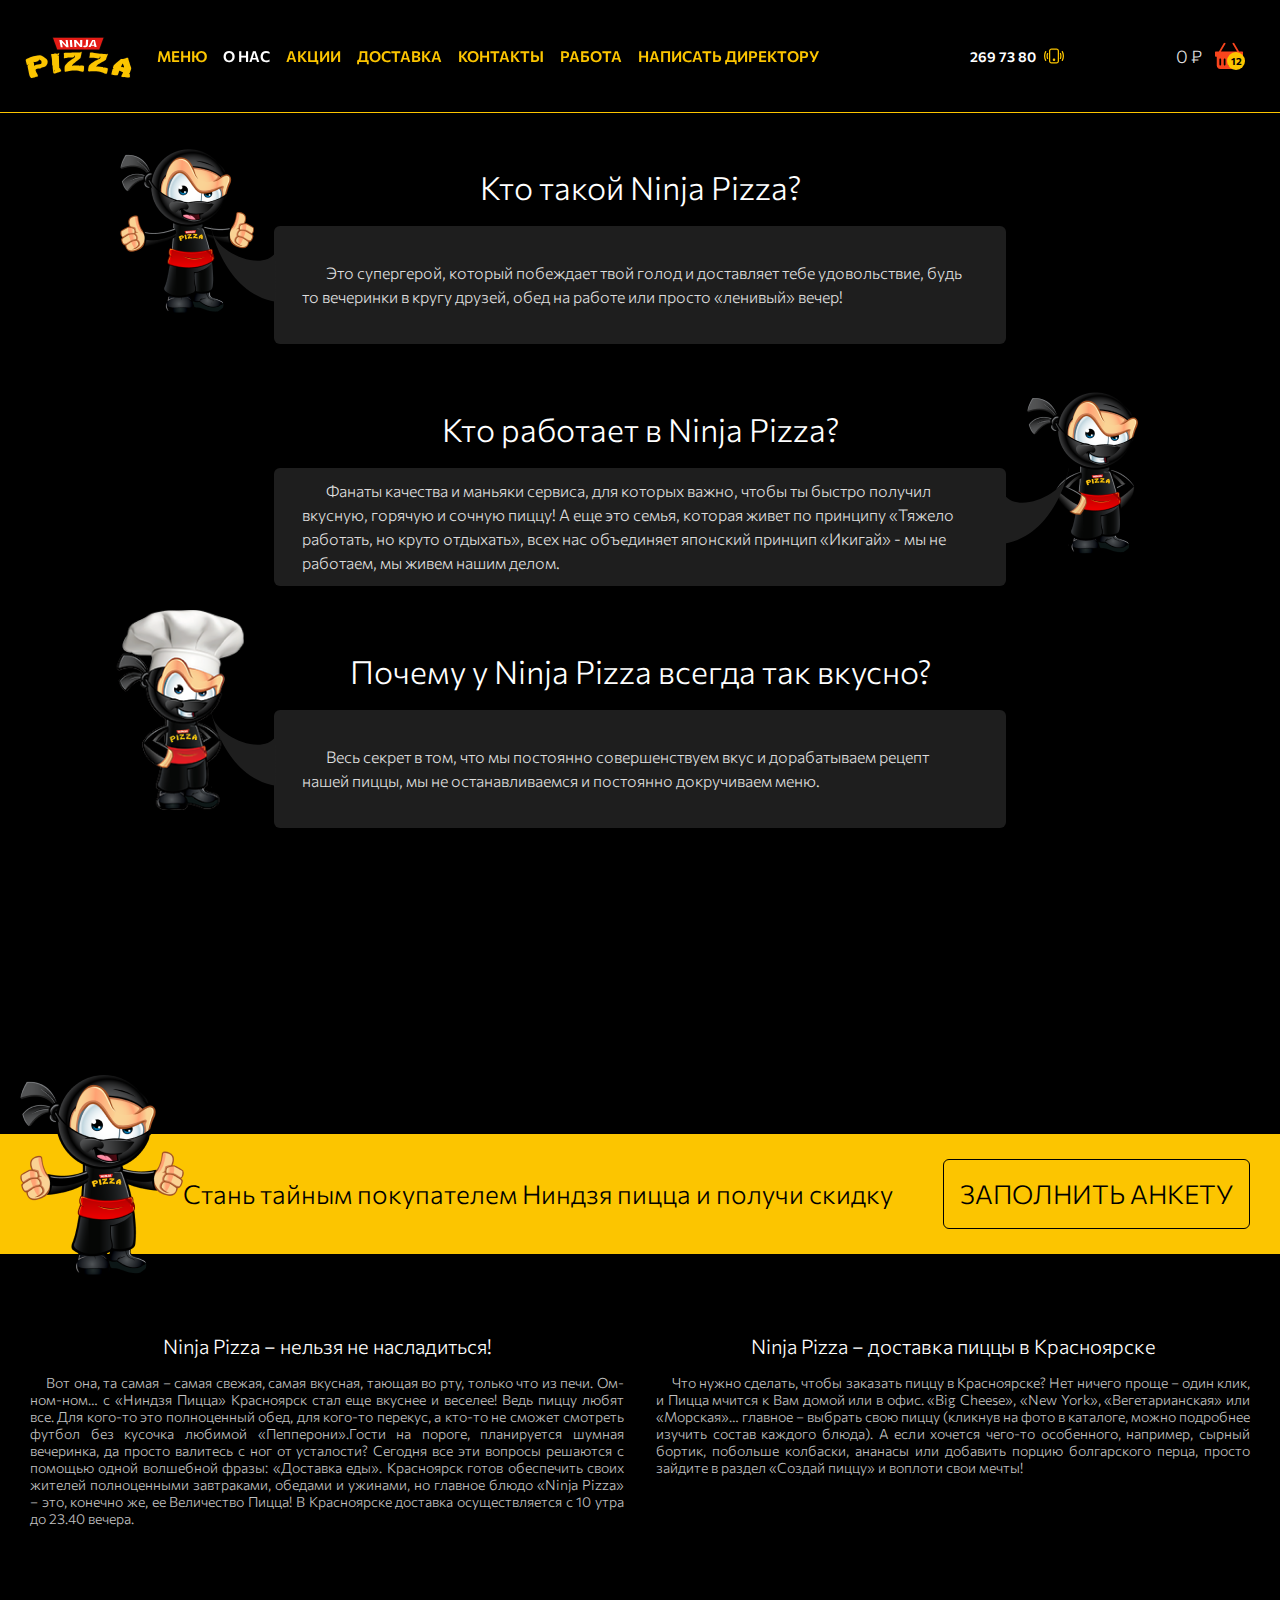
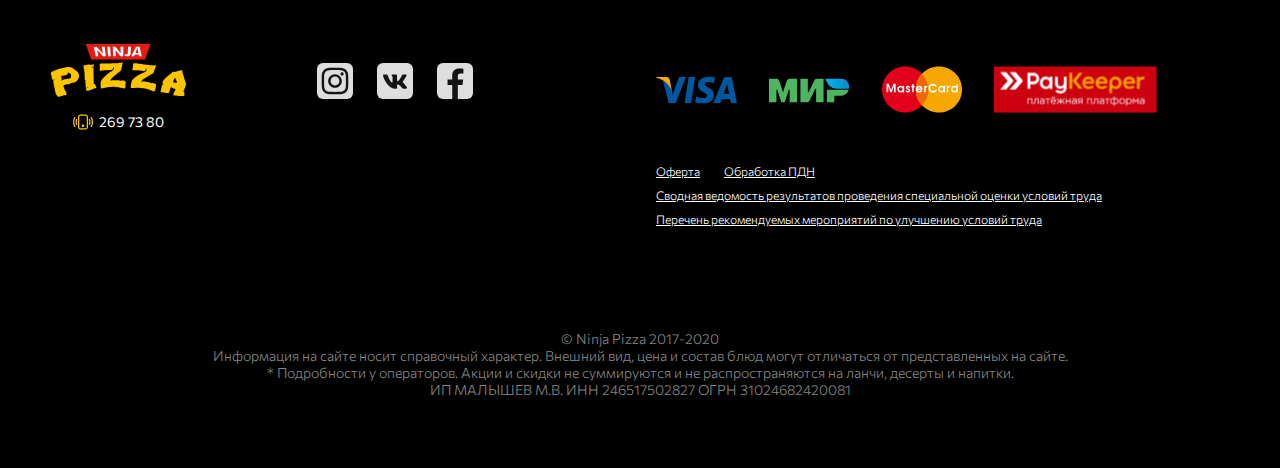
<file: about.html>
<!DOCTYPE html>
<html lang="en">

<head>
    <meta charset="UTF-8">
    <meta name="viewport" content="width=device-width, initial-scale=1.0">
    <meta http-equiv="X-UA-Compatible" content="ie=edge">
    <title>Document</title>
<link href="./css/style-e78eee8a3d029b7e74bf.css" rel="stylesheet"></head>

<body>

    <div class="wrapper">
        <div class="header header-short">
            <a href="https://ninjapizza.ru/" class="header-logo">
                <img src="img/logo.svg" alt="">
            </a>
            <div class="nav-wrap">
                <div class="nav-backdrop"></div>
                <div class="nav-scroll-container">
                    <div class="nav-container">
                        <div class="mobile-nav-header">
                            <a href="https://ninjapizza.ru/" class="header-logo mobile-header-logo">
                                <img src="img/logo.svg" alt="">
                            </a>
                            <div class="header-cart" data-toggle="modal" data-target="#modal-cart"> <!-- cart-empty для пустой корзины -->
                                <svg class="icon-cart icon-cart-empty" width="28" height="27" viewBox="0 0 28 27" fill="none" xmlns="http://www.w3.org/2000/svg">
                                    <path fill-rule="evenodd" clip-rule="evenodd" d="M10.0747 0.374466C10.1734 0.433513 10.2594 0.511408 10.3279 0.603702C10.3964 0.695995 10.446 0.800879 10.4739 0.912361C10.5019 1.02384 10.5076 1.13974 10.4908 1.25343C10.4739 1.36712 10.4348 1.47638 10.3757 1.57497L5.92025 9.00022H22.0798L17.6225 1.57497C17.5032 1.37585 17.4679 1.13751 17.5244 0.912377C17.5808 0.68724 17.7244 0.493747 17.9235 0.374466C18.1226 0.255185 18.361 0.219886 18.5861 0.276334C18.8112 0.332783 19.0047 0.476355 19.124 0.675466L24.1203 9.00022H26.25C26.7141 9.00022 27.1592 9.18459 27.4874 9.51278C27.8156 9.84097 28 10.2861 28 10.7502V12.5002C28 12.9643 27.8156 13.4095 27.4874 13.7377C27.1592 14.0658 26.7141 14.2502 26.25 14.2502V22.1252C26.25 23.2855 25.7891 24.3983 24.9686 25.2188C24.1481 26.0393 23.0353 26.5002 21.875 26.5002H6.125C4.96468 26.5002 3.85188 26.0393 3.03141 25.2188C2.21094 24.3983 1.75 23.2855 1.75 22.1252V14.2502C1.28587 14.2502 0.840752 14.0658 0.512563 13.7377C0.184374 13.4095 0 12.9643 0 12.5002V10.7502C0 10.2861 0.184374 9.84097 0.512563 9.51278C0.840752 9.18459 1.28587 9.00022 1.75 9.00022H3.87975L8.8725 0.675466C8.93155 0.576861 9.00944 0.490854 9.10174 0.422359C9.19403 0.353864 9.29891 0.304223 9.41039 0.276271C9.52188 0.248319 9.63777 0.242604 9.75147 0.259453C9.86516 0.276302 9.97442 0.315383 10.073 0.374466H10.0747ZM3.5 14.2502V22.1252C3.5 22.8214 3.77656 23.4891 4.26884 23.9814C4.76113 24.4737 5.42881 24.7502 6.125 24.7502H21.875C22.5712 24.7502 23.2389 24.4737 23.7312 23.9814C24.2234 23.4891 24.5 22.8214 24.5 22.1252V14.2502H3.5ZM1.75 10.7502V12.5002H26.25V10.7502H1.75ZM7 16.0002C7.23206 16.0002 7.45462 16.0924 7.61872 16.2565C7.78281 16.4206 7.875 16.6432 7.875 16.8752V22.1252C7.875 22.3573 7.78281 22.5798 7.61872 22.7439C7.45462 22.908 7.23206 23.0002 7 23.0002C6.76794 23.0002 6.54538 22.908 6.38128 22.7439C6.21719 22.5798 6.125 22.3573 6.125 22.1252V16.8752C6.125 16.6432 6.21719 16.4206 6.38128 16.2565C6.54538 16.0924 6.76794 16.0002 7 16.0002ZM10.5 16.0002C10.7321 16.0002 10.9546 16.0924 11.1187 16.2565C11.2828 16.4206 11.375 16.6432 11.375 16.8752V22.1252C11.375 22.3573 11.2828 22.5798 11.1187 22.7439C10.9546 22.908 10.7321 23.0002 10.5 23.0002C10.2679 23.0002 10.0454 22.908 9.88128 22.7439C9.71719 22.5798 9.625 22.3573 9.625 22.1252V16.8752C9.625 16.6432 9.71719 16.4206 9.88128 16.2565C10.0454 16.0924 10.2679 16.0002 10.5 16.0002ZM14 16.0002C14.2321 16.0002 14.4546 16.0924 14.6187 16.2565C14.7828 16.4206 14.875 16.6432 14.875 16.8752V22.1252C14.875 22.3573 14.7828 22.5798 14.6187 22.7439C14.4546 22.908 14.2321 23.0002 14 23.0002C13.7679 23.0002 13.5454 22.908 13.3813 22.7439C13.2172 22.5798 13.125 22.3573 13.125 22.1252V16.8752C13.125 16.6432 13.2172 16.4206 13.3813 16.2565C13.5454 16.0924 13.7679 16.0002 14 16.0002ZM17.5 16.0002C17.7321 16.0002 17.9546 16.0924 18.1187 16.2565C18.2828 16.4206 18.375 16.6432 18.375 16.8752V22.1252C18.375 22.3573 18.2828 22.5798 18.1187 22.7439C17.9546 22.908 17.7321 23.0002 17.5 23.0002C17.2679 23.0002 17.0454 22.908 16.8813 22.7439C16.7172 22.5798 16.625 22.3573 16.625 22.1252V16.8752C16.625 16.6432 16.7172 16.4206 16.8813 16.2565C17.0454 16.0924 17.2679 16.0002 17.5 16.0002ZM21 16.0002C21.2321 16.0002 21.4546 16.0924 21.6187 16.2565C21.7828 16.4206 21.875 16.6432 21.875 16.8752V22.1252C21.875 22.3573 21.7828 22.5798 21.6187 22.7439C21.4546 22.908 21.2321 23.0002 21 23.0002C20.7679 23.0002 20.5454 22.908 20.3813 22.7439C20.2172 22.5798 20.125 22.3573 20.125 22.1252V16.8752C20.125 16.6432 20.2172 16.4206 20.3813 16.2565C20.5454 16.0924 20.7679 16.0002 21 16.0002Z" fill="#F9451D"/>
                                </svg>
                                <svg class="icon-cart icon-cart-full" width="28" height="27" viewBox="0 0 28 27" fill="none" xmlns="http://www.w3.org/2000/svg">
                                    <path fill-rule="evenodd" clip-rule="evenodd" d="M8.87425 0.5924C8.99353 0.39329 9.18702 0.249719 9.41216 0.19327C9.6373 0.136822 9.87564 0.172121 10.0747 0.291401C10.2739 0.410682 10.4174 0.604173 10.4739 0.829309C10.5303 1.05445 10.495 1.29278 10.3757 1.49189L5.92025 8.9171H22.0798L17.6225 1.49189C17.5032 1.29278 17.4679 1.05445 17.5244 0.829309C17.5808 0.604173 17.7244 0.410682 17.9235 0.291401C18.1226 0.172121 18.361 0.136822 18.5861 0.19327C18.8112 0.249719 19.0047 0.39329 19.124 0.5924L24.1203 8.9171H27.125C27.3571 8.9171 27.5796 9.00929 27.7437 9.17338C27.9078 9.33747 28 9.56003 28 9.79209V13.2921C28 13.5241 27.9078 13.7467 27.7437 13.9108C27.5796 14.0749 27.3571 14.1671 27.125 14.1671H26.25V22.917C26.25 23.8453 25.8813 24.7355 25.2249 25.3919C24.5685 26.0482 23.6783 26.417 22.75 26.417H5.25C4.32174 26.417 3.4315 26.0482 2.77513 25.3919C2.11875 24.7355 1.75 23.8453 1.75 22.917V14.1671H0.875C0.642936 14.1671 0.420376 14.0749 0.256282 13.9108C0.0921872 13.7467 0 13.5241 0 13.2921V9.79209C0 9.56003 0.0921872 9.33747 0.256282 9.17338C0.420376 9.00929 0.642936 8.9171 0.875 8.9171H3.87975L8.8725 0.5924H8.87425ZM6.125 16.7921C6.125 16.56 6.03281 16.3374 5.86872 16.1733C5.70462 16.0092 5.48206 15.9171 5.25 15.9171C5.01794 15.9171 4.79538 16.0092 4.63128 16.1733C4.46719 16.3374 4.375 16.56 4.375 16.7921V22.042C4.375 22.2741 4.46719 22.4966 4.63128 22.6607C4.79538 22.8248 5.01794 22.917 5.25 22.917C5.48206 22.917 5.70462 22.8248 5.86872 22.6607C6.03281 22.4966 6.125 22.2741 6.125 22.042V16.7921ZM10.5 16.7921C10.5 16.56 10.4078 16.3374 10.2437 16.1733C10.0796 16.0092 9.85706 15.9171 9.625 15.9171C9.39294 15.9171 9.17038 16.0092 9.00628 16.1733C8.84219 16.3374 8.75 16.56 8.75 16.7921V22.042C8.75 22.2741 8.84219 22.4966 9.00628 22.6607C9.17038 22.8248 9.39294 22.917 9.625 22.917C9.85706 22.917 10.0796 22.8248 10.2437 22.6607C10.4078 22.4966 10.5 22.2741 10.5 22.042V16.7921ZM14.875 16.7921C14.875 16.56 14.7828 16.3374 14.6187 16.1733C14.4546 16.0092 14.2321 15.9171 14 15.9171C13.7679 15.9171 13.5454 16.0092 13.3813 16.1733C13.2172 16.3374 13.125 16.56 13.125 16.7921V22.042C13.125 22.2741 13.2172 22.4966 13.3813 22.6607C13.5454 22.8248 13.7679 22.917 14 22.917C14.2321 22.917 14.4546 22.8248 14.6187 22.6607C14.7828 22.4966 14.875 22.2741 14.875 22.042V16.7921ZM19.25 16.7921C19.25 16.56 19.1578 16.3374 18.9937 16.1733C18.8296 16.0092 18.6071 15.9171 18.375 15.9171C18.1429 15.9171 17.9204 16.0092 17.7563 16.1733C17.5922 16.3374 17.5 16.56 17.5 16.7921V22.042C17.5 22.2741 17.5922 22.4966 17.7563 22.6607C17.9204 22.8248 18.1429 22.917 18.375 22.917C18.6071 22.917 18.8296 22.8248 18.9937 22.6607C19.1578 22.4966 19.25 22.2741 19.25 22.042V16.7921ZM23.625 16.7921C23.625 16.56 23.5328 16.3374 23.3687 16.1733C23.2046 16.0092 22.9821 15.9171 22.75 15.9171C22.5179 15.9171 22.2954 16.0092 22.1313 16.1733C21.9672 16.3374 21.875 16.56 21.875 16.7921V22.042C21.875 22.2741 21.9672 22.4966 22.1313 22.6607C22.2954 22.8248 22.5179 22.917 22.75 22.917C22.9821 22.917 23.2046 22.8248 23.3687 22.6607C23.5328 22.4966 23.625 22.2741 23.625 22.042V16.7921Z" fill="#F9451D"/>
                                </svg>
                                <div class="header-cart__count">
                                    <span class="header-cart__count__text">12</span>
                                    <svg class="icon-cart-arrow" width="12" height="10" viewBox="0 0 12 10" fill="none" xmlns="http://www.w3.org/2000/svg">
                                        <path d="M1.94932 5L10.0493 5" stroke="#2C2C2C" stroke-width="2" stroke-linecap="round" stroke-linejoin="round"/>
                                        <path d="M10.0493 5.00039L7.01182 1.96289" stroke="#2C2C2C" stroke-width="2" stroke-linecap="round" stroke-linejoin="round"/>
                                        <path d="M10.0493 5L7.01182 8.0375" stroke="#2C2C2C" stroke-width="2" stroke-linecap="round" stroke-linejoin="round"/>
                                    </svg>    
                                </div>
                                <span class="cart-text cart-price">0 &#8381;</span> 
                                <span class="cart-text cart-checkout">Оформить</span>
                            </div>
                            <div class="mobile-nav-close">
                                <svg width="18" height="18" viewBox="0 0 18 18" fill="none" xmlns="http://www.w3.org/2000/svg">
                                    <path d="M17 1L1 17M1 1L17 17" stroke="white" stroke-width="2" stroke-linecap="round"/>
                                </svg>    
                            </div>
                        </div>
                        <div class="mobile-nav-action">
                            <div class="mobile-nav-action__title">Доставка пиццы в Красноярске</div>
                            <div class="mobile-nav-phone">
                                <a href="#" class="header-link header-link--phone">
                                    <span class="header-link__bold">269 73 80</span>
                                    <svg width="20" height="16" viewBox="0 0 20 16" fill="none" xmlns="http://www.w3.org/2000/svg">
                                        <path fill-rule="evenodd" clip-rule="evenodd" d="M12.5 1.75H7.5C7.16848 1.75 6.85054 1.8817 6.61612 2.11612C6.3817 2.35054 6.25 2.66848 6.25 3V13C6.25 13.3315 6.3817 13.6495 6.61612 13.8839C6.85054 14.1183 7.16848 14.25 7.5 14.25H12.5C12.8315 14.25 13.1495 14.1183 13.3839 13.8839C13.6183 13.6495 13.75 13.3315 13.75 13V3C13.75 2.66848 13.6183 2.35054 13.3839 2.11612C13.1495 1.8817 12.8315 1.75 12.5 1.75ZM7.5 0.5C6.83696 0.5 6.20107 0.763392 5.73223 1.23223C5.26339 1.70107 5 2.33696 5 3V13C5 13.663 5.26339 14.2989 5.73223 14.7678C6.20107 15.2366 6.83696 15.5 7.5 15.5H12.5C13.163 15.5 13.7989 15.2366 14.2678 14.7678C14.7366 14.2989 15 13.663 15 13V3C15 2.33696 14.7366 1.70107 14.2678 1.23223C13.7989 0.763392 13.163 0.5 12.5 0.5H7.5Z" fill="#FCC500"/>
                                        <path fill-rule="evenodd" clip-rule="evenodd" d="M10 13.0002C10.3315 13.0002 10.6495 12.8685 10.8839 12.6341C11.1183 12.3997 11.25 12.0817 11.25 11.7502C11.25 11.4187 11.1183 11.1007 10.8839 10.8663C10.6495 10.6319 10.3315 10.5002 10 10.5002C9.66849 10.5002 9.35055 10.6319 9.11613 10.8663C8.88171 11.1007 8.75001 11.4187 8.75001 11.7502C8.75001 12.0817 8.88171 12.3997 9.11613 12.6341C9.35055 12.8685 9.66849 13.0002 10 13.0002ZM1.99876 3.0727C2.07133 3.1111 2.13562 3.16342 2.18797 3.22667C2.24031 3.28992 2.27968 3.36287 2.30382 3.44134C2.32797 3.51981 2.33642 3.60227 2.32869 3.684C2.32095 3.76574 2.29719 3.84515 2.25876 3.9177C1.59407 5.1757 1.24772 6.5774 1.25001 8.0002C1.25001 9.4752 1.61501 10.8652 2.25876 12.0827C2.33634 12.2292 2.35252 12.4006 2.30377 12.559C2.25501 12.7175 2.14529 12.8501 1.99876 12.9277C1.85223 13.0053 1.68088 13.0215 1.52241 12.9727C1.36394 12.9239 1.23134 12.8142 1.15376 12.6677C0.39379 11.2294 -0.00233444 9.62691 1.03493e-05 8.0002C1.03493e-05 6.31645 0.41751 4.72645 1.15376 3.3327C1.19216 3.26013 1.24448 3.19584 1.30773 3.1435C1.37098 3.09115 1.44392 3.05178 1.52239 3.02764C1.60087 3.00349 1.68332 2.99505 1.76506 3.00278C1.8468 3.01051 1.92621 3.03427 1.99876 3.0727ZM18.0013 3.0727C18.0738 3.03427 18.1532 3.01051 18.235 3.00278C18.3167 2.99505 18.3992 3.00349 18.4776 3.02764C18.5561 3.05178 18.629 3.09115 18.6923 3.1435C18.7555 3.19584 18.8079 3.26013 18.8463 3.3327C19.6063 4.77096 20.0024 6.37349 20 8.0002C20.0024 9.62691 19.6063 11.2294 18.8463 12.6677C18.7687 12.8142 18.6361 12.9239 18.4776 12.9727C18.3191 13.0215 18.1478 13.0053 18.0013 12.9277C17.8547 12.8501 17.745 12.7175 17.6963 12.559C17.6475 12.4006 17.6637 12.2292 17.7413 12.0827C18.406 10.8247 18.7523 9.42301 18.75 8.0002C18.75 6.5252 18.385 5.1352 17.7413 3.9177C17.7028 3.84515 17.6791 3.76574 17.6713 3.684C17.6636 3.60227 17.6721 3.51981 17.6962 3.44134C17.7203 3.36287 17.7597 3.28992 17.8121 3.22667C17.8644 3.16342 17.9287 3.1111 18.0013 3.0727ZM3.82126 4.9177C3.89778 4.94754 3.96768 4.99217 4.02694 5.04904C4.08621 5.1059 4.13368 5.17389 4.16665 5.24912C4.19962 5.32435 4.21744 5.40534 4.21909 5.48746C4.22074 5.56957 4.20618 5.65121 4.17626 5.7277C3.89368 6.45199 3.74911 7.22275 3.75001 8.0002C3.75001 8.8027 3.90001 9.56895 4.17501 10.2727C4.20989 10.35 4.22869 10.4335 4.23028 10.5182C4.23186 10.603 4.21618 10.6872 4.18421 10.7657C4.15223 10.8442 4.10463 10.9153 4.04428 10.9749C3.98394 11.0344 3.91211 11.081 3.83318 11.1119C3.75425 11.1428 3.66986 11.1573 3.58514 11.1546C3.50043 11.1518 3.41715 11.1319 3.34039 11.0959C3.26362 11.06 3.19497 11.0088 3.1386 10.9455C3.08224 10.8822 3.03934 10.8081 3.01251 10.7277C2.67309 9.85845 2.49927 8.93337 2.50001 8.0002C2.50001 7.03895 2.68126 6.11895 3.01251 5.2727C3.07278 5.11846 3.1918 4.99444 3.34344 4.92788C3.49507 4.86132 3.66693 4.85766 3.82126 4.9177ZM16.1788 4.9177C16.2553 4.88778 16.3369 4.87323 16.419 4.87488C16.5011 4.87652 16.5821 4.89434 16.6573 4.92731C16.7326 4.96028 16.8006 5.00776 16.8574 5.06702C16.9143 5.12629 16.9589 5.19618 16.9888 5.2727C17.3188 6.11895 17.5 7.03895 17.5 8.0002C17.5 8.96145 17.3188 9.88145 16.9875 10.7277C16.9216 10.8737 16.8021 10.9889 16.6537 11.0493C16.5053 11.1098 16.3393 11.1109 16.1901 11.0525C16.0409 10.9941 15.9198 10.8806 15.8518 10.7355C15.7839 10.5904 15.7743 10.4247 15.825 10.2727C16.1 9.56895 16.25 8.8027 16.25 8.0002C16.25 7.1977 16.1 6.43145 15.825 5.7277C15.7645 5.57338 15.7678 5.40134 15.8341 5.24944C15.9005 5.09753 16.0244 4.97821 16.1788 4.9177Z" fill="#FCC500"/>
                                    </svg>
                                </a>
                                <div class="mobile-nav-call-me">ПОЗВОНИТЕ МНЕ</div>
                            </div>
                            <ul class="mobile-nav-social">
                                <li>
                                    <a href="#">
                                        <svg width="28" height="28" viewBox="0 0 28 28" fill="none" xmlns="http://www.w3.org/2000/svg">
                                            <path d="M13.9979 0.706543C10.3887 0.706543 9.9357 0.722329 8.51812 0.786858C7.10331 0.851663 6.13758 1.07571 5.29257 1.40445C4.41849 1.74398 3.67703 2.19818 2.93834 2.93735C2.19909 3.67624 1.74502 4.4179 1.40447 5.29195C1.07499 6.13746 0.850727 7.10373 0.787047 8.51837C0.723643 9.93634 0.707031 10.3897 0.707031 14C0.707031 17.6103 0.72309 18.062 0.787324 19.4799C0.852389 20.8951 1.07638 21.8611 1.40475 22.7063C1.74447 23.5807 2.19854 24.3223 2.9375 25.0612C3.67592 25.8007 4.41738 26.256 5.29091 26.5955C6.13647 26.9242 7.10248 27.1483 8.51701 27.2131C9.93459 27.2776 10.3873 27.2934 13.9963 27.2934C17.6059 27.2934 18.0574 27.2776 19.475 27.2131C20.8898 27.1483 21.8567 26.9242 22.7022 26.5955C23.576 26.256 24.3164 25.8007 25.0548 25.0612C25.794 24.3223 26.2481 23.5807 26.5887 22.7066C26.9154 21.8611 27.1396 20.8948 27.2061 19.4802C27.2698 18.0622 27.2864 17.6103 27.2864 14C27.2864 10.3897 27.2698 9.93662 27.2061 8.51865C27.1396 7.10345 26.9154 6.13746 26.5887 5.29222C26.2481 4.4179 25.794 3.67624 25.0548 2.93735C24.3155 2.1979 23.5763 1.74371 22.7014 1.40445C21.8542 1.07571 20.8879 0.851663 19.4731 0.786858C18.0555 0.722329 17.6042 0.706543 13.9938 0.706543H13.9979ZM12.8057 3.10213C13.1596 3.10158 13.5544 3.10213 13.9979 3.10213C17.5463 3.10213 17.9669 3.11487 19.3681 3.17857C20.6639 3.23783 21.3671 3.45441 21.8356 3.63636C22.4558 3.8773 22.898 4.16533 23.3628 4.6306C23.828 5.09587 24.1159 5.53898 24.3574 6.15934C24.5393 6.62738 24.7561 7.33083 24.815 8.62694C24.8787 10.0283 24.8925 10.4492 24.8925 13.9969C24.8925 17.5446 24.8787 17.9656 24.815 19.3669C24.7558 20.663 24.5393 21.3665 24.3574 21.8345C24.1165 22.4549 23.828 22.8966 23.3628 23.3616C22.8977 23.8269 22.4561 24.1149 21.8356 24.3558C21.3677 24.5386 20.6639 24.7546 19.3681 24.8139C17.9672 24.8776 17.5463 24.8915 13.9979 24.8915C10.4493 24.8915 10.0287 24.8776 8.62776 24.8139C7.332 24.7541 6.62875 24.5375 6.16001 24.3556C5.53982 24.1146 5.09682 23.8266 4.63168 23.3613C4.16653 22.8961 3.87859 22.454 3.63716 21.8334C3.45525 21.3654 3.23846 20.6619 3.17949 19.3658C3.11581 17.9645 3.10307 17.5435 3.10307 13.9936C3.10307 10.4437 3.11581 10.025 3.17949 8.62361C3.23874 7.3275 3.45525 6.62406 3.63716 6.15547C3.87804 5.53511 4.16653 5.09199 4.63168 4.62672C5.09682 4.16145 5.53982 3.87343 6.16001 3.63193C6.62847 3.44914 7.332 3.23313 8.62776 3.17358C9.85374 3.11819 10.3289 3.10158 12.8057 3.09881V3.10213ZM21.0919 5.30939C20.2115 5.30939 19.4972 6.02309 19.4972 6.90405C19.4972 7.78474 20.2115 8.49927 21.0919 8.49927C21.9724 8.49927 22.6867 7.78474 22.6867 6.90405C22.6867 6.02336 21.9724 5.30884 21.0919 5.30884V5.30939ZM13.9979 7.17324C10.2289 7.17324 7.17308 10.2299 7.17308 14C7.17308 17.7701 10.2289 20.8253 13.9979 20.8253C17.767 20.8253 20.8217 17.7701 20.8217 14C20.8217 10.2299 17.7667 7.17324 13.9977 7.17324H13.9979ZM13.9979 9.56883C16.4444 9.56883 18.4279 11.5526 18.4279 14C18.4279 16.4471 16.4444 18.4311 13.9979 18.4311C11.5512 18.4311 9.56801 16.4471 9.56801 14C9.56801 11.5526 11.5512 9.56883 13.9979 9.56883Z" fill="#141414"/>
                                        </svg>
                                    </a>
                                </li>
                                <li>
                                    <a href="#">
                                        <svg width="25" height="15" viewBox="0 0 25 15" fill="none" xmlns="http://www.w3.org/2000/svg">
                                            <path fill-rule="evenodd" clip-rule="evenodd" d="M23.4812 1.40238C23.6481 0.846251 23.4812 0.4375 22.6874 0.4375H20.0624C19.3949 0.4375 19.0874 0.790562 18.9205 1.18C18.9205 1.18 17.5855 4.43369 15.6944 6.54719C15.0825 7.159 14.8045 7.35344 14.4707 7.35344C14.3039 7.35344 14.0624 7.159 14.0624 6.60288V1.40238C14.0624 0.734876 13.8687 0.4375 13.3124 0.4375H9.18736C8.77036 0.4375 8.51948 0.74725 8.51948 1.04088C8.51948 1.67369 9.46486 1.81956 9.56236 3.59931V7.465C9.56236 8.3125 9.40936 8.46625 9.0756 8.46625C8.18573 8.46625 6.02123 5.19775 4.73723 1.45806C4.4856 0.731125 4.23323 0.4375 3.56235 0.4375H0.937353C0.187353 0.4375 0.0373535 0.790562 0.0373535 1.18C0.0373535 1.87525 0.927416 5.32375 4.1811 9.8845C6.35048 12.9989 9.40636 14.6875 12.1874 14.6875C13.8561 14.6875 14.0624 14.3125 14.0624 13.6666V11.3125C14.0624 10.5625 14.2204 10.4129 14.7486 10.4129C15.1382 10.4129 15.8055 10.6075 17.3631 12.1092C19.1429 13.8888 19.4361 14.6875 20.4374 14.6875H23.0624C23.8124 14.6875 24.1874 14.3125 23.971 13.5724C23.7344 12.8348 22.8846 11.7649 21.757 10.4963C21.1452 9.77313 20.2274 8.99444 19.9495 8.60519C19.56 8.10456 19.6712 7.88219 19.9495 7.43744C19.9495 7.43744 23.1475 2.93219 23.4812 1.40256V1.40238Z" fill="#141414"/>
                                        </svg>    
                                    </a>
                                </li>
                                <li>
                                    <a href="#">
                                        <svg width="17" height="31" viewBox="0 0 17 31" fill="none" xmlns="http://www.w3.org/2000/svg">
                                            <path d="M10.8382 31.0001V17.0584H15.518L16.2165 11.6242H10.8382V8.15976C10.8382 6.5812 11.2712 5.51951 13.5343 5.51951H16.4121V0.644114C15.9092 0.574266 14.2049 0.43457 12.2212 0.43457C8.07217 0.43457 5.23631 2.96307 5.23631 7.61495V11.6242H0.54248V17.0584H5.23631V31.0001H10.8382Z" fill="#141414"/>
                                        </svg>       
                                    </a>
                                </li>
                            </ul>
                        </div>
                        <div class="nav">
                            <ul class="nav-list nav-list-main">
                                <li class="nav-item"><a href="/home.html" class="nav-link">МЕНЮ</a></li>
                                <li class="nav-item"><a href="/about.html" class="nav-link active">О НАС</a></li>
                                <li class="nav-item"><a href="/sales.html" class="nav-link">АКЦИИ</a></li>
                                <li class="nav-item"><a href="#" class="nav-link">ДОСТАВКА</a></li>
                                <li class="nav-item"><a href="#" class="nav-link">КОНТАКТЫ</a></li>
                                <li class="nav-item"><a href="#" class="nav-link">РАБОТА</a></li>
                                <li class="nav-item"><a href="#" class="nav-link">НАПИСАТЬ ДИРЕКТОРУ</a></li>
                            </ul>
                            <ul class="nav-list nav-list-products">
                                <li class="nav-item"><a href="/home.html?target=#product-group-set&slide=0" class="nav-link active">НАБОРЫ</a></li>
                                <li class="nav-item"><a href="/home.html?target=#product-group-pizza&slide=1" class="nav-link">ПИЦЦЫ</a></li>
                                <li class="nav-item"><a href="/home.html?target=#product-group-hot&slide=2" class="nav-link">ГОРЯЧЕЕ</a></li>
                                <li class="nav-item"><a href="/home.html?target=#product-group-salads&slide=3" class="nav-link">САЛАТЫ</a></li>
                                <li class="nav-item"><a href="/home.html?target=#product-group-deserts&slide=4" class="nav-link">ДЕСЕРТЫ</a></li>
                                <li class="nav-item"><a href="/home.html?target=#product-group-sauces&slide=5" class="nav-link">СОУСЫ</a></li>
                                <li class="nav-item"><a href="/home.html?target=#product-group-drinks&slide=6" class="nav-link">НАПИТКИ</a></li>
                                <li class="nav-item"><a href="#" class="nav-link">СОЗДАТЬ СВОЮ ПИЦЦУ</a></li>
                            </ul>
                        </div>
                        <div class="mobile-nav-footer">
                            <a href="#">
                                <img src="img/google-play.svg" alt="">
                            </a>
                            <a href="#">
                                <img src="img/appstore.svg" alt="">
                            </a>
                        </div>
                    </div>
                </div>    
            </div>        
            <a href="#" class="header-link header-link--phone">
                <span class="header-link__bold">269 73 80</span>
                <svg width="20" height="16" viewBox="0 0 20 16" fill="none" xmlns="http://www.w3.org/2000/svg">
                    <path fill-rule="evenodd" clip-rule="evenodd" d="M12.5 1.75H7.5C7.16848 1.75 6.85054 1.8817 6.61612 2.11612C6.3817 2.35054 6.25 2.66848 6.25 3V13C6.25 13.3315 6.3817 13.6495 6.61612 13.8839C6.85054 14.1183 7.16848 14.25 7.5 14.25H12.5C12.8315 14.25 13.1495 14.1183 13.3839 13.8839C13.6183 13.6495 13.75 13.3315 13.75 13V3C13.75 2.66848 13.6183 2.35054 13.3839 2.11612C13.1495 1.8817 12.8315 1.75 12.5 1.75ZM7.5 0.5C6.83696 0.5 6.20107 0.763392 5.73223 1.23223C5.26339 1.70107 5 2.33696 5 3V13C5 13.663 5.26339 14.2989 5.73223 14.7678C6.20107 15.2366 6.83696 15.5 7.5 15.5H12.5C13.163 15.5 13.7989 15.2366 14.2678 14.7678C14.7366 14.2989 15 13.663 15 13V3C15 2.33696 14.7366 1.70107 14.2678 1.23223C13.7989 0.763392 13.163 0.5 12.5 0.5H7.5Z" fill="#FCC500"/>
                    <path fill-rule="evenodd" clip-rule="evenodd" d="M10 13.0002C10.3315 13.0002 10.6495 12.8685 10.8839 12.6341C11.1183 12.3997 11.25 12.0817 11.25 11.7502C11.25 11.4187 11.1183 11.1007 10.8839 10.8663C10.6495 10.6319 10.3315 10.5002 10 10.5002C9.66849 10.5002 9.35055 10.6319 9.11613 10.8663C8.88171 11.1007 8.75001 11.4187 8.75001 11.7502C8.75001 12.0817 8.88171 12.3997 9.11613 12.6341C9.35055 12.8685 9.66849 13.0002 10 13.0002ZM1.99876 3.0727C2.07133 3.1111 2.13562 3.16342 2.18797 3.22667C2.24031 3.28992 2.27968 3.36287 2.30382 3.44134C2.32797 3.51981 2.33642 3.60227 2.32869 3.684C2.32095 3.76574 2.29719 3.84515 2.25876 3.9177C1.59407 5.1757 1.24772 6.5774 1.25001 8.0002C1.25001 9.4752 1.61501 10.8652 2.25876 12.0827C2.33634 12.2292 2.35252 12.4006 2.30377 12.559C2.25501 12.7175 2.14529 12.8501 1.99876 12.9277C1.85223 13.0053 1.68088 13.0215 1.52241 12.9727C1.36394 12.9239 1.23134 12.8142 1.15376 12.6677C0.39379 11.2294 -0.00233444 9.62691 1.03493e-05 8.0002C1.03493e-05 6.31645 0.41751 4.72645 1.15376 3.3327C1.19216 3.26013 1.24448 3.19584 1.30773 3.1435C1.37098 3.09115 1.44392 3.05178 1.52239 3.02764C1.60087 3.00349 1.68332 2.99505 1.76506 3.00278C1.8468 3.01051 1.92621 3.03427 1.99876 3.0727ZM18.0013 3.0727C18.0738 3.03427 18.1532 3.01051 18.235 3.00278C18.3167 2.99505 18.3992 3.00349 18.4776 3.02764C18.5561 3.05178 18.629 3.09115 18.6923 3.1435C18.7555 3.19584 18.8079 3.26013 18.8463 3.3327C19.6063 4.77096 20.0024 6.37349 20 8.0002C20.0024 9.62691 19.6063 11.2294 18.8463 12.6677C18.7687 12.8142 18.6361 12.9239 18.4776 12.9727C18.3191 13.0215 18.1478 13.0053 18.0013 12.9277C17.8547 12.8501 17.745 12.7175 17.6963 12.559C17.6475 12.4006 17.6637 12.2292 17.7413 12.0827C18.406 10.8247 18.7523 9.42301 18.75 8.0002C18.75 6.5252 18.385 5.1352 17.7413 3.9177C17.7028 3.84515 17.6791 3.76574 17.6713 3.684C17.6636 3.60227 17.6721 3.51981 17.6962 3.44134C17.7203 3.36287 17.7597 3.28992 17.8121 3.22667C17.8644 3.16342 17.9287 3.1111 18.0013 3.0727ZM3.82126 4.9177C3.89778 4.94754 3.96768 4.99217 4.02694 5.04904C4.08621 5.1059 4.13368 5.17389 4.16665 5.24912C4.19962 5.32435 4.21744 5.40534 4.21909 5.48746C4.22074 5.56957 4.20618 5.65121 4.17626 5.7277C3.89368 6.45199 3.74911 7.22275 3.75001 8.0002C3.75001 8.8027 3.90001 9.56895 4.17501 10.2727C4.20989 10.35 4.22869 10.4335 4.23028 10.5182C4.23186 10.603 4.21618 10.6872 4.18421 10.7657C4.15223 10.8442 4.10463 10.9153 4.04428 10.9749C3.98394 11.0344 3.91211 11.081 3.83318 11.1119C3.75425 11.1428 3.66986 11.1573 3.58514 11.1546C3.50043 11.1518 3.41715 11.1319 3.34039 11.0959C3.26362 11.06 3.19497 11.0088 3.1386 10.9455C3.08224 10.8822 3.03934 10.8081 3.01251 10.7277C2.67309 9.85845 2.49927 8.93337 2.50001 8.0002C2.50001 7.03895 2.68126 6.11895 3.01251 5.2727C3.07278 5.11846 3.1918 4.99444 3.34344 4.92788C3.49507 4.86132 3.66693 4.85766 3.82126 4.9177ZM16.1788 4.9177C16.2553 4.88778 16.3369 4.87323 16.419 4.87488C16.5011 4.87652 16.5821 4.89434 16.6573 4.92731C16.7326 4.96028 16.8006 5.00776 16.8574 5.06702C16.9143 5.12629 16.9589 5.19618 16.9888 5.2727C17.3188 6.11895 17.5 7.03895 17.5 8.0002C17.5 8.96145 17.3188 9.88145 16.9875 10.7277C16.9216 10.8737 16.8021 10.9889 16.6537 11.0493C16.5053 11.1098 16.3393 11.1109 16.1901 11.0525C16.0409 10.9941 15.9198 10.8806 15.8518 10.7355C15.7839 10.5904 15.7743 10.4247 15.825 10.2727C16.1 9.56895 16.25 8.8027 16.25 8.0002C16.25 7.1977 16.1 6.43145 15.825 5.7277C15.7645 5.57338 15.7678 5.40134 15.8341 5.24944C15.9005 5.09753 16.0244 4.97821 16.1788 4.9177Z" fill="#FCC500"/>
                </svg>
                <span class="header-link__text">ПОЗВОНИТЕ МНЕ</span>
            </a>
            <div class="header-link header-link--time-delivery">
                <span>СРЕДНЕЕ ВРЕМЯ ДОСТАВКИ</span>
                <svg width="18" height="18" viewBox="0 0 18 18" fill="none" xmlns="http://www.w3.org/2000/svg">
                    <path fill-rule="evenodd" clip-rule="evenodd" d="M7.3125 0C7.16332 0 7.02024 0.0592632 6.91475 0.164752C6.80926 0.270242 6.75 0.413316 6.75 0.5625C6.75 0.711684 6.80926 0.854758 6.91475 0.960248C7.02024 1.06574 7.16332 1.125 7.3125 1.125H7.875V2.32875C6.34306 2.55007 4.91029 3.21788 3.75567 4.24875C2.60106 5.27963 1.77579 6.62786 1.38295 8.12502C0.990118 9.62219 1.04713 11.2019 1.54688 12.6669C2.04663 14.1318 2.96695 15.417 4.19287 16.362L3.51562 17.0392C3.41 17.1447 3.35061 17.2878 3.3505 17.4371C3.35039 17.5864 3.40959 17.7296 3.51506 17.8352C3.62054 17.9408 3.76365 18.0002 3.91291 18.0003C4.06218 18.0004 4.20538 17.9412 4.311 17.8358L5.15025 16.9965C6.32589 17.6564 7.65182 18.002 9 18C10.3482 18.002 11.6741 17.6564 12.8497 16.9965L13.689 17.8358C13.7946 17.9412 13.9378 18.0004 14.0871 18.0003C14.2364 18.0002 14.3795 17.9408 14.4849 17.8352C14.5904 17.7296 14.6496 17.5864 14.6495 17.4371C14.6494 17.2878 14.59 17.1447 14.4844 17.0392L13.8083 16.362C15.0342 15.417 15.9545 14.1317 16.4542 12.6666C16.9539 11.2016 17.0108 9.62179 16.6178 8.12459C16.2249 6.62739 15.3995 5.27918 14.2447 4.24838C13.0899 3.21758 11.657 2.5499 10.125 2.32875V1.125H10.6875C10.8367 1.125 10.9798 1.06574 11.0852 0.960248C11.1907 0.854758 11.25 0.711684 11.25 0.5625C11.25 0.413316 11.1907 0.270242 11.0852 0.164752C10.9798 0.0592632 10.8367 0 10.6875 0L7.3125 0ZM8.48025 3.39525C8.82625 3.36894 9.17375 3.36894 9.51975 3.39525C11.2598 3.52963 12.8801 4.3327 14.0408 5.63597C15.2014 6.93924 15.8122 8.64139 15.745 10.3853C15.6777 12.1292 14.9377 13.7792 13.6801 14.9893C12.4225 16.1993 10.7452 16.8752 9 16.8752C7.25482 16.8752 5.57746 16.1993 4.31988 14.9893C3.0623 13.7792 2.32225 12.1292 2.25501 10.3853C2.18777 8.64139 2.79857 6.93924 3.95924 5.63597C5.11992 4.3327 6.74025 3.52963 8.48025 3.39525ZM9.5625 6.1875C9.5625 6.03832 9.50324 5.89524 9.39775 5.78975C9.29226 5.68426 9.14918 5.625 9 5.625C8.85082 5.625 8.70774 5.68426 8.60225 5.78975C8.49676 5.89524 8.4375 6.03832 8.4375 6.1875V9.96975L6.82987 12.6472C6.75305 12.7752 6.73021 12.9285 6.76639 13.0734C6.80258 13.2182 6.89481 13.3427 7.02281 13.4196C7.15081 13.4964 7.30409 13.5192 7.44893 13.483C7.59376 13.4469 7.7183 13.3546 7.79513 13.2266L9.48263 10.4141C9.53493 10.3268 9.56254 10.2268 9.5625 10.125V6.1875ZM2.84948e-09 3.9375C2.84948e-09 4.78463 0.374625 5.54513 0.9675 6.06038C1.83571 4.35032 3.22532 2.96071 4.93538 2.0925C4.55949 1.65997 4.06045 1.35258 3.50506 1.21148C2.94967 1.07037 2.36442 1.10228 1.82766 1.30294C1.29091 1.50359 0.828249 1.86342 0.501619 2.33426C0.174989 2.80509 -2.57854e-05 3.36446 2.84948e-09 3.9375H2.84948e-09ZM15.1875 1.125C14.3404 1.125 13.5799 1.49962 13.0646 2.0925C14.7747 2.96071 16.1643 4.35032 17.0325 6.06038C17.465 5.68449 17.7724 5.18545 17.9135 4.63006C18.0546 4.07466 18.0227 3.48942 17.8221 2.95266C17.6214 2.41591 17.2616 1.95325 16.7907 1.62662C16.3199 1.29999 15.7605 1.12497 15.1875 1.125Z" fill="#FCC500"/>
                </svg>    
                <span class="header-link__bold">49:27</span>
            </div>
            <div class="header-cart-wrap">
                <div class="header-cart" data-toggle="modal" data-target="#modal-cart"> <!-- cart-empty для пустой корзины -->
                    <svg class="icon-cart icon-cart-empty" width="28" height="27" viewBox="0 0 28 27" fill="none" xmlns="http://www.w3.org/2000/svg">
                        <path fill-rule="evenodd" clip-rule="evenodd" d="M10.0747 0.374466C10.1734 0.433513 10.2594 0.511408 10.3279 0.603702C10.3964 0.695995 10.446 0.800879 10.4739 0.912361C10.5019 1.02384 10.5076 1.13974 10.4908 1.25343C10.4739 1.36712 10.4348 1.47638 10.3757 1.57497L5.92025 9.00022H22.0798L17.6225 1.57497C17.5032 1.37585 17.4679 1.13751 17.5244 0.912377C17.5808 0.68724 17.7244 0.493747 17.9235 0.374466C18.1226 0.255185 18.361 0.219886 18.5861 0.276334C18.8112 0.332783 19.0047 0.476355 19.124 0.675466L24.1203 9.00022H26.25C26.7141 9.00022 27.1592 9.18459 27.4874 9.51278C27.8156 9.84097 28 10.2861 28 10.7502V12.5002C28 12.9643 27.8156 13.4095 27.4874 13.7377C27.1592 14.0658 26.7141 14.2502 26.25 14.2502V22.1252C26.25 23.2855 25.7891 24.3983 24.9686 25.2188C24.1481 26.0393 23.0353 26.5002 21.875 26.5002H6.125C4.96468 26.5002 3.85188 26.0393 3.03141 25.2188C2.21094 24.3983 1.75 23.2855 1.75 22.1252V14.2502C1.28587 14.2502 0.840752 14.0658 0.512563 13.7377C0.184374 13.4095 0 12.9643 0 12.5002V10.7502C0 10.2861 0.184374 9.84097 0.512563 9.51278C0.840752 9.18459 1.28587 9.00022 1.75 9.00022H3.87975L8.8725 0.675466C8.93155 0.576861 9.00944 0.490854 9.10174 0.422359C9.19403 0.353864 9.29891 0.304223 9.41039 0.276271C9.52188 0.248319 9.63777 0.242604 9.75147 0.259453C9.86516 0.276302 9.97442 0.315383 10.073 0.374466H10.0747ZM3.5 14.2502V22.1252C3.5 22.8214 3.77656 23.4891 4.26884 23.9814C4.76113 24.4737 5.42881 24.7502 6.125 24.7502H21.875C22.5712 24.7502 23.2389 24.4737 23.7312 23.9814C24.2234 23.4891 24.5 22.8214 24.5 22.1252V14.2502H3.5ZM1.75 10.7502V12.5002H26.25V10.7502H1.75ZM7 16.0002C7.23206 16.0002 7.45462 16.0924 7.61872 16.2565C7.78281 16.4206 7.875 16.6432 7.875 16.8752V22.1252C7.875 22.3573 7.78281 22.5798 7.61872 22.7439C7.45462 22.908 7.23206 23.0002 7 23.0002C6.76794 23.0002 6.54538 22.908 6.38128 22.7439C6.21719 22.5798 6.125 22.3573 6.125 22.1252V16.8752C6.125 16.6432 6.21719 16.4206 6.38128 16.2565C6.54538 16.0924 6.76794 16.0002 7 16.0002ZM10.5 16.0002C10.7321 16.0002 10.9546 16.0924 11.1187 16.2565C11.2828 16.4206 11.375 16.6432 11.375 16.8752V22.1252C11.375 22.3573 11.2828 22.5798 11.1187 22.7439C10.9546 22.908 10.7321 23.0002 10.5 23.0002C10.2679 23.0002 10.0454 22.908 9.88128 22.7439C9.71719 22.5798 9.625 22.3573 9.625 22.1252V16.8752C9.625 16.6432 9.71719 16.4206 9.88128 16.2565C10.0454 16.0924 10.2679 16.0002 10.5 16.0002ZM14 16.0002C14.2321 16.0002 14.4546 16.0924 14.6187 16.2565C14.7828 16.4206 14.875 16.6432 14.875 16.8752V22.1252C14.875 22.3573 14.7828 22.5798 14.6187 22.7439C14.4546 22.908 14.2321 23.0002 14 23.0002C13.7679 23.0002 13.5454 22.908 13.3813 22.7439C13.2172 22.5798 13.125 22.3573 13.125 22.1252V16.8752C13.125 16.6432 13.2172 16.4206 13.3813 16.2565C13.5454 16.0924 13.7679 16.0002 14 16.0002ZM17.5 16.0002C17.7321 16.0002 17.9546 16.0924 18.1187 16.2565C18.2828 16.4206 18.375 16.6432 18.375 16.8752V22.1252C18.375 22.3573 18.2828 22.5798 18.1187 22.7439C17.9546 22.908 17.7321 23.0002 17.5 23.0002C17.2679 23.0002 17.0454 22.908 16.8813 22.7439C16.7172 22.5798 16.625 22.3573 16.625 22.1252V16.8752C16.625 16.6432 16.7172 16.4206 16.8813 16.2565C17.0454 16.0924 17.2679 16.0002 17.5 16.0002ZM21 16.0002C21.2321 16.0002 21.4546 16.0924 21.6187 16.2565C21.7828 16.4206 21.875 16.6432 21.875 16.8752V22.1252C21.875 22.3573 21.7828 22.5798 21.6187 22.7439C21.4546 22.908 21.2321 23.0002 21 23.0002C20.7679 23.0002 20.5454 22.908 20.3813 22.7439C20.2172 22.5798 20.125 22.3573 20.125 22.1252V16.8752C20.125 16.6432 20.2172 16.4206 20.3813 16.2565C20.5454 16.0924 20.7679 16.0002 21 16.0002Z" fill="#F9451D"/>
                    </svg>
                    <svg class="icon-cart icon-cart-full" width="28" height="27" viewBox="0 0 28 27" fill="none" xmlns="http://www.w3.org/2000/svg">
                        <path fill-rule="evenodd" clip-rule="evenodd" d="M8.87425 0.5924C8.99353 0.39329 9.18702 0.249719 9.41216 0.19327C9.6373 0.136822 9.87564 0.172121 10.0747 0.291401C10.2739 0.410682 10.4174 0.604173 10.4739 0.829309C10.5303 1.05445 10.495 1.29278 10.3757 1.49189L5.92025 8.9171H22.0798L17.6225 1.49189C17.5032 1.29278 17.4679 1.05445 17.5244 0.829309C17.5808 0.604173 17.7244 0.410682 17.9235 0.291401C18.1226 0.172121 18.361 0.136822 18.5861 0.19327C18.8112 0.249719 19.0047 0.39329 19.124 0.5924L24.1203 8.9171H27.125C27.3571 8.9171 27.5796 9.00929 27.7437 9.17338C27.9078 9.33747 28 9.56003 28 9.79209V13.2921C28 13.5241 27.9078 13.7467 27.7437 13.9108C27.5796 14.0749 27.3571 14.1671 27.125 14.1671H26.25V22.917C26.25 23.8453 25.8813 24.7355 25.2249 25.3919C24.5685 26.0482 23.6783 26.417 22.75 26.417H5.25C4.32174 26.417 3.4315 26.0482 2.77513 25.3919C2.11875 24.7355 1.75 23.8453 1.75 22.917V14.1671H0.875C0.642936 14.1671 0.420376 14.0749 0.256282 13.9108C0.0921872 13.7467 0 13.5241 0 13.2921V9.79209C0 9.56003 0.0921872 9.33747 0.256282 9.17338C0.420376 9.00929 0.642936 8.9171 0.875 8.9171H3.87975L8.8725 0.5924H8.87425ZM6.125 16.7921C6.125 16.56 6.03281 16.3374 5.86872 16.1733C5.70462 16.0092 5.48206 15.9171 5.25 15.9171C5.01794 15.9171 4.79538 16.0092 4.63128 16.1733C4.46719 16.3374 4.375 16.56 4.375 16.7921V22.042C4.375 22.2741 4.46719 22.4966 4.63128 22.6607C4.79538 22.8248 5.01794 22.917 5.25 22.917C5.48206 22.917 5.70462 22.8248 5.86872 22.6607C6.03281 22.4966 6.125 22.2741 6.125 22.042V16.7921ZM10.5 16.7921C10.5 16.56 10.4078 16.3374 10.2437 16.1733C10.0796 16.0092 9.85706 15.9171 9.625 15.9171C9.39294 15.9171 9.17038 16.0092 9.00628 16.1733C8.84219 16.3374 8.75 16.56 8.75 16.7921V22.042C8.75 22.2741 8.84219 22.4966 9.00628 22.6607C9.17038 22.8248 9.39294 22.917 9.625 22.917C9.85706 22.917 10.0796 22.8248 10.2437 22.6607C10.4078 22.4966 10.5 22.2741 10.5 22.042V16.7921ZM14.875 16.7921C14.875 16.56 14.7828 16.3374 14.6187 16.1733C14.4546 16.0092 14.2321 15.9171 14 15.9171C13.7679 15.9171 13.5454 16.0092 13.3813 16.1733C13.2172 16.3374 13.125 16.56 13.125 16.7921V22.042C13.125 22.2741 13.2172 22.4966 13.3813 22.6607C13.5454 22.8248 13.7679 22.917 14 22.917C14.2321 22.917 14.4546 22.8248 14.6187 22.6607C14.7828 22.4966 14.875 22.2741 14.875 22.042V16.7921ZM19.25 16.7921C19.25 16.56 19.1578 16.3374 18.9937 16.1733C18.8296 16.0092 18.6071 15.9171 18.375 15.9171C18.1429 15.9171 17.9204 16.0092 17.7563 16.1733C17.5922 16.3374 17.5 16.56 17.5 16.7921V22.042C17.5 22.2741 17.5922 22.4966 17.7563 22.6607C17.9204 22.8248 18.1429 22.917 18.375 22.917C18.6071 22.917 18.8296 22.8248 18.9937 22.6607C19.1578 22.4966 19.25 22.2741 19.25 22.042V16.7921ZM23.625 16.7921C23.625 16.56 23.5328 16.3374 23.3687 16.1733C23.2046 16.0092 22.9821 15.9171 22.75 15.9171C22.5179 15.9171 22.2954 16.0092 22.1313 16.1733C21.9672 16.3374 21.875 16.56 21.875 16.7921V22.042C21.875 22.2741 21.9672 22.4966 22.1313 22.6607C22.2954 22.8248 22.5179 22.917 22.75 22.917C22.9821 22.917 23.2046 22.8248 23.3687 22.6607C23.5328 22.4966 23.625 22.2741 23.625 22.042V16.7921Z" fill="#F9451D"/>
                    </svg>
                    <div class="header-cart__count">
                        <span class="header-cart__count__text">12</span>
                        <svg class="icon-cart-arrow" width="12" height="10" viewBox="0 0 12 10" fill="none" xmlns="http://www.w3.org/2000/svg">
                            <path d="M1.94932 5L10.0493 5" stroke="#2C2C2C" stroke-width="2" stroke-linecap="round" stroke-linejoin="round"/>
                            <path d="M10.0493 5.00039L7.01182 1.96289" stroke="#2C2C2C" stroke-width="2" stroke-linecap="round" stroke-linejoin="round"/>
                            <path d="M10.0493 5L7.01182 8.0375" stroke="#2C2C2C" stroke-width="2" stroke-linecap="round" stroke-linejoin="round"/>
                        </svg>    
                    </div>
                    <span class="cart-text cart-price">0 &#8381;</span> 
                    <span class="cart-text cart-checkout">Оформить</span>
                </div>
                <div class="header-cart__list">
                    <div class="header-cart__item">
                        <button class="btn header-cart__item__remove">
                            <img src="img/icons/icon-close-white.svg" alt="">
                        </button>
                        <div class="header-cart__item__picture">
                            <img class="header-cart__item__img" src="img/header-cart-pizza.jpg" alt="">
                        </div>
                        <div class="header-cart__item__detail">
                            <div class="header-cart__item__name">СОЛЯНКА ЗЛОДЕЙСКАЯ</div>
                            <div class="header-cart__item__type">Пицца 32 см</div>
                            <div class="header-cart__item__result">
                                <div class="header-cart__item__control">
                                    <button class="btn header-cart__item__btn header-cart__item__btn-minus"><img src="img/icons/icon-minus.svg" alt=""></button>
                                    <div class="header-cart__item__cnt">1</div>
                                    <button class="btn header-cart__item__btn header-cart__item__btn-plus"><img src="img/icons/icon-plus.svg" alt=""></button>
                                </div>
                                <div class="header-cart__item__price">1300 &#8381;</div>
                            </div>
                        </div>
                    </div>
                    <div class="header-cart__item">
                        <button class="btn header-cart__item__remove">
                            <img src="img/icons/icon-close-white.svg" alt="">
                        </button>
                        <div class="header-cart__item__picture">
                            <img class="header-cart__item__img" src="img/header-cart-custom.png" alt="">
                        </div>
                        <div class="header-cart__item__detail">
                            <div class="header-cart__item__name">СВОЯ ПИЦЦА ИЛИ НАБОР</div>
                            <div class="header-cart__item__type">Пицца 32 см</div>
                            <div class="header-cart__item__result">
                                <div class="header-cart__item__control">
                                    <button class="btn header-cart__item__btn header-cart__item__btn-minus"><img src="img/icons/icon-minus.svg" alt=""></button>
                                    <div class="header-cart__item__cnt">1</div>
                                    <button class="btn header-cart__item__btn header-cart__item__btn-plus"><img src="img/icons/icon-plus.svg" alt=""></button>
                                </div>
                                <div class="header-cart__item__price">940 &#8381;</div>
                            </div>
                        </div>
                    </div>
                    <div class="header-cart__item">
                        <button class="btn header-cart__item__remove">
                            <img src="img/icons/icon-close-white.svg" alt="">
                        </button>
                        <div class="header-cart__item__picture">
                            <img class="header-cart__item__img" src="img/header-cart-pizza.jpg" alt="">
                        </div>
                        <div class="header-cart__item__detail">
                            <div class="header-cart__item__name">СОЛЯНКА ЗЛОДЕЙСКАЯ</div>
                            <div class="header-cart__item__type">Пицца 32 см</div>
                            <div class="header-cart__item__result">
                                <div class="header-cart__item__control">
                                    <button class="btn header-cart__item__btn header-cart__item__btn-minus"><img src="img/icons/icon-minus.svg" alt=""></button>
                                    <div class="header-cart__item__cnt">1</div>
                                    <button class="btn header-cart__item__btn header-cart__item__btn-plus"><img src="img/icons/icon-plus.svg" alt=""></button>
                                </div>
                                <div class="header-cart__item__price">300 &#8381;</div>
                            </div>
                        </div>
                    </div>
                    <div class="header-cart__footer">
                        <div class="header-cart__footer__title">СУММА ЗАКАЗА</div>
                        <div class="header-cart__footer__total">2 820 &#8381;</div>
                    </div>
                </div>
            </div>
            <div class="mobile-burger-menu">
                <svg width="20" height="18" viewBox="0 0 20 18" fill="none" xmlns="http://www.w3.org/2000/svg">
                    <path d="M20 16H0V18H20V16Z" fill="white"/>
                    <path d="M20 8H0V10H20V8Z" fill="white"/>
                    <path d="M20 0H0V2H20V0Z" fill="white"/>
                </svg>    
            </div>
        </div>
        <div class="content">
            <div class="container about-container">
                <div class="row">
                    <div class="col-12">
                        <div class="about-list">
                            <div class="about-item">
                                <p class="about-item__title">Кто такой Ninja Pizza?</p>
                                <img class="about-item__img" src="img/about-1.png" alt="">
                                <div class="about-item__description">
                                    <p class="about-item__text">Это супергерой, который побеждает твой голод и доставляет тебе удовольствие, будь то вечеринки в кругу друзей, обед на работе или просто «ленивый» вечер!</p>
                                </div>
                            </div>
                            <div class="about-item">
                                <p class="about-item__title">Кто работает в Ninja Pizza?</p>
                                <img class="about-item__img" src="img/about-2.png" alt="">
                                <div class="about-item__description">
                                    <p class="about-item__text">Фанаты качества и маньяки сервиса, для которых важно, чтобы ты быстро получил вкусную, горячую и сочную пиццу! А еще это семья, которая живет по принципу «Тяжело работать, но круто отдыхать», всех нас объединяет японский принцип «Икигай» - мы не работаем, мы живем нашим делом.</p>
                                </div>
                            </div>
                            <div class="about-item">
                                <p class="about-item__title">Почему у Ninja Pizza всегда так вкусно?</p>
                                <img class="about-item__img" src="img/about-3.png" alt="">
                                <div class="about-item__description">
                                    <p class="about-item__text">Весь секрет в том, что мы постоянно совершенствуем вкус и дорабатываем рецепт нашей пиццы, мы не останавливаемся и постоянно докручиваем меню.</p>
                                </div>
                            </div>
                        </div>    
                    </div>
                </div>
            </div>
        </div>
        <div class="footer">
            <div class="footer-lvl-1">
                <div class="footer-container">
                    <div class="footer-secret">
                        <div class="footer-secret__ninja">
                            <img src="img/ninja.png" alt="">
                        </div>
                        <div class="footer-secret__text">Стань тайным покупателем Ниндзя пицца и получи скидку</div>
                        <button class="btn footer-secret__btn">ЗАПОЛНИТЬ АНКЕТУ</button>
                    </div>    
                </div>
            </div>
            <div class="footer-lvl-2">
                <div class="footer-container">
                    <div class="row">
                        <div class="col-6 col-table-12 footer-col-text-1">
                            <p class="footer__title">Ninja Pizza – нельзя не насладиться!</p>
                            <p class="footer__text">Вот она, та самая – самая свежая, самая вкусная, тающая во рту, только что из печи. Ом-ном-ном… с «Ниндзя Пицца» Красноярск стал еще вкуснее и веселее! Ведь пиццу любят все. Для кого-то это полноценный обед, для кого-то перекус, а кто-то не сможет смотреть футбол без кусочка любимой «Пепперони».Гости на пороге, планируется шумная вечеринка, да просто валитесь с ног от усталости? Сегодня все эти вопросы решаются с помощью одной волшебной фразы: «Доставка еды». Красноярск готов обеспечить своих жителей полноценными завтраками, обедами и ужинами, но главное блюдо «Ninja Pizza» – это, конечно же, ее Величество Пицца! В Красноярске доставка осуществляется с 10 утра до 23.40 вечера.</p>
                        </div>
                        <div class="col-6 col-table-12 footer-col-text-2">
                            <p class="footer__title">Ninja Pizza – доставка пиццы в Красноярске</p>
                            <p class="footer__text">Что нужно сделать, чтобы заказать пиццу в Красноярске? Нет ничего проще – один клик, и Пицца мчится к Вам домой или в офис. «Big Cheese», «New York», «Вегетарианская» или «Морская»… главное – выбрать свою пиццу (кликнув на фото в каталоге, можно подробнее изучить состав каждого блюда). А если хочется чего-то особенного, например, сырный бортик, побольше колбаски, ананасы или добавить порцию болгарского перца, просто зайдите в раздел «Создай пиццу» и воплоти свои мечты!</p>
                        </div>
                        <div class="col-6 col-table-12 footer-col-logo">
                            <div class="footer__links__left">
                                <div class="footer__links__logo">
                                    <a href="/">
                                        <img src="img/logo.svg" alt="">
                                    </a>
                                    <br>
                                    <a href="#" class="header-link header-link--phone">
                                        <svg width="20" height="16" viewBox="0 0 20 16" fill="none" xmlns="http://www.w3.org/2000/svg">
                                            <path fill-rule="evenodd" clip-rule="evenodd" d="M12.5 1.75H7.5C7.16848 1.75 6.85054 1.8817 6.61612 2.11612C6.3817 2.35054 6.25 2.66848 6.25 3V13C6.25 13.3315 6.3817 13.6495 6.61612 13.8839C6.85054 14.1183 7.16848 14.25 7.5 14.25H12.5C12.8315 14.25 13.1495 14.1183 13.3839 13.8839C13.6183 13.6495 13.75 13.3315 13.75 13V3C13.75 2.66848 13.6183 2.35054 13.3839 2.11612C13.1495 1.8817 12.8315 1.75 12.5 1.75ZM7.5 0.5C6.83696 0.5 6.20107 0.763392 5.73223 1.23223C5.26339 1.70107 5 2.33696 5 3V13C5 13.663 5.26339 14.2989 5.73223 14.7678C6.20107 15.2366 6.83696 15.5 7.5 15.5H12.5C13.163 15.5 13.7989 15.2366 14.2678 14.7678C14.7366 14.2989 15 13.663 15 13V3C15 2.33696 14.7366 1.70107 14.2678 1.23223C13.7989 0.763392 13.163 0.5 12.5 0.5H7.5Z" fill="#FCC500"></path>
                                            <path fill-rule="evenodd" clip-rule="evenodd" d="M10 13.0002C10.3315 13.0002 10.6495 12.8685 10.8839 12.6341C11.1183 12.3997 11.25 12.0817 11.25 11.7502C11.25 11.4187 11.1183 11.1007 10.8839 10.8663C10.6495 10.6319 10.3315 10.5002 10 10.5002C9.66849 10.5002 9.35055 10.6319 9.11613 10.8663C8.88171 11.1007 8.75001 11.4187 8.75001 11.7502C8.75001 12.0817 8.88171 12.3997 9.11613 12.6341C9.35055 12.8685 9.66849 13.0002 10 13.0002ZM1.99876 3.0727C2.07133 3.1111 2.13562 3.16342 2.18797 3.22667C2.24031 3.28992 2.27968 3.36287 2.30382 3.44134C2.32797 3.51981 2.33642 3.60227 2.32869 3.684C2.32095 3.76574 2.29719 3.84515 2.25876 3.9177C1.59407 5.1757 1.24772 6.5774 1.25001 8.0002C1.25001 9.4752 1.61501 10.8652 2.25876 12.0827C2.33634 12.2292 2.35252 12.4006 2.30377 12.559C2.25501 12.7175 2.14529 12.8501 1.99876 12.9277C1.85223 13.0053 1.68088 13.0215 1.52241 12.9727C1.36394 12.9239 1.23134 12.8142 1.15376 12.6677C0.39379 11.2294 -0.00233444 9.62691 1.03493e-05 8.0002C1.03493e-05 6.31645 0.41751 4.72645 1.15376 3.3327C1.19216 3.26013 1.24448 3.19584 1.30773 3.1435C1.37098 3.09115 1.44392 3.05178 1.52239 3.02764C1.60087 3.00349 1.68332 2.99505 1.76506 3.00278C1.8468 3.01051 1.92621 3.03427 1.99876 3.0727ZM18.0013 3.0727C18.0738 3.03427 18.1532 3.01051 18.235 3.00278C18.3167 2.99505 18.3992 3.00349 18.4776 3.02764C18.5561 3.05178 18.629 3.09115 18.6923 3.1435C18.7555 3.19584 18.8079 3.26013 18.8463 3.3327C19.6063 4.77096 20.0024 6.37349 20 8.0002C20.0024 9.62691 19.6063 11.2294 18.8463 12.6677C18.7687 12.8142 18.6361 12.9239 18.4776 12.9727C18.3191 13.0215 18.1478 13.0053 18.0013 12.9277C17.8547 12.8501 17.745 12.7175 17.6963 12.559C17.6475 12.4006 17.6637 12.2292 17.7413 12.0827C18.406 10.8247 18.7523 9.42301 18.75 8.0002C18.75 6.5252 18.385 5.1352 17.7413 3.9177C17.7028 3.84515 17.6791 3.76574 17.6713 3.684C17.6636 3.60227 17.6721 3.51981 17.6962 3.44134C17.7203 3.36287 17.7597 3.28992 17.8121 3.22667C17.8644 3.16342 17.9287 3.1111 18.0013 3.0727ZM3.82126 4.9177C3.89778 4.94754 3.96768 4.99217 4.02694 5.04904C4.08621 5.1059 4.13368 5.17389 4.16665 5.24912C4.19962 5.32435 4.21744 5.40534 4.21909 5.48746C4.22074 5.56957 4.20618 5.65121 4.17626 5.7277C3.89368 6.45199 3.74911 7.22275 3.75001 8.0002C3.75001 8.8027 3.90001 9.56895 4.17501 10.2727C4.20989 10.35 4.22869 10.4335 4.23028 10.5182C4.23186 10.603 4.21618 10.6872 4.18421 10.7657C4.15223 10.8442 4.10463 10.9153 4.04428 10.9749C3.98394 11.0344 3.91211 11.081 3.83318 11.1119C3.75425 11.1428 3.66986 11.1573 3.58514 11.1546C3.50043 11.1518 3.41715 11.1319 3.34039 11.0959C3.26362 11.06 3.19497 11.0088 3.1386 10.9455C3.08224 10.8822 3.03934 10.8081 3.01251 10.7277C2.67309 9.85845 2.49927 8.93337 2.50001 8.0002C2.50001 7.03895 2.68126 6.11895 3.01251 5.2727C3.07278 5.11846 3.1918 4.99444 3.34344 4.92788C3.49507 4.86132 3.66693 4.85766 3.82126 4.9177ZM16.1788 4.9177C16.2553 4.88778 16.3369 4.87323 16.419 4.87488C16.5011 4.87652 16.5821 4.89434 16.6573 4.92731C16.7326 4.96028 16.8006 5.00776 16.8574 5.06702C16.9143 5.12629 16.9589 5.19618 16.9888 5.2727C17.3188 6.11895 17.5 7.03895 17.5 8.0002C17.5 8.96145 17.3188 9.88145 16.9875 10.7277C16.9216 10.8737 16.8021 10.9889 16.6537 11.0493C16.5053 11.1098 16.3393 11.1109 16.1901 11.0525C16.0409 10.9941 15.9198 10.8806 15.8518 10.7355C15.7839 10.5904 15.7743 10.4247 15.825 10.2727C16.1 9.56895 16.25 8.8027 16.25 8.0002C16.25 7.1977 16.1 6.43145 15.825 5.7277C15.7645 5.57338 15.7678 5.40134 15.8341 5.24944C15.9005 5.09753 16.0244 4.97821 16.1788 4.9177Z" fill="#FCC500"></path>
                                        </svg>
                                        <span>269 73 80</span>
                                    </a>
                                </div>    
                                <ul class="footer__social">
                                    <li>
                                        <a href="#">
                                            <svg width="28" height="28" viewBox="0 0 28 28" fill="none" xmlns="http://www.w3.org/2000/svg">
                                                <path d="M13.9979 0.706543C10.3887 0.706543 9.9357 0.722329 8.51812 0.786858C7.10331 0.851663 6.13758 1.07571 5.29257 1.40445C4.41849 1.74398 3.67703 2.19818 2.93834 2.93735C2.19909 3.67624 1.74502 4.4179 1.40447 5.29195C1.07499 6.13746 0.850727 7.10373 0.787047 8.51837C0.723643 9.93634 0.707031 10.3897 0.707031 14C0.707031 17.6103 0.72309 18.062 0.787324 19.4799C0.852389 20.8951 1.07638 21.8611 1.40475 22.7063C1.74447 23.5807 2.19854 24.3223 2.9375 25.0612C3.67592 25.8007 4.41738 26.256 5.29091 26.5955C6.13647 26.9242 7.10248 27.1483 8.51701 27.2131C9.93459 27.2776 10.3873 27.2934 13.9963 27.2934C17.6059 27.2934 18.0574 27.2776 19.475 27.2131C20.8898 27.1483 21.8567 26.9242 22.7022 26.5955C23.576 26.256 24.3164 25.8007 25.0548 25.0612C25.794 24.3223 26.2481 23.5807 26.5887 22.7066C26.9154 21.8611 27.1396 20.8948 27.2061 19.4802C27.2698 18.0622 27.2864 17.6103 27.2864 14C27.2864 10.3897 27.2698 9.93662 27.2061 8.51865C27.1396 7.10345 26.9154 6.13746 26.5887 5.29222C26.2481 4.4179 25.794 3.67624 25.0548 2.93735C24.3155 2.1979 23.5763 1.74371 22.7014 1.40445C21.8542 1.07571 20.8879 0.851663 19.4731 0.786858C18.0555 0.722329 17.6042 0.706543 13.9938 0.706543H13.9979ZM12.8057 3.10213C13.1596 3.10158 13.5544 3.10213 13.9979 3.10213C17.5463 3.10213 17.9669 3.11487 19.3681 3.17857C20.6639 3.23783 21.3671 3.45441 21.8356 3.63636C22.4558 3.8773 22.898 4.16533 23.3628 4.6306C23.828 5.09587 24.1159 5.53898 24.3574 6.15934C24.5393 6.62738 24.7561 7.33083 24.815 8.62694C24.8787 10.0283 24.8925 10.4492 24.8925 13.9969C24.8925 17.5446 24.8787 17.9656 24.815 19.3669C24.7558 20.663 24.5393 21.3665 24.3574 21.8345C24.1165 22.4549 23.828 22.8966 23.3628 23.3616C22.8977 23.8269 22.4561 24.1149 21.8356 24.3558C21.3677 24.5386 20.6639 24.7546 19.3681 24.8139C17.9672 24.8776 17.5463 24.8915 13.9979 24.8915C10.4493 24.8915 10.0287 24.8776 8.62776 24.8139C7.332 24.7541 6.62875 24.5375 6.16001 24.3556C5.53982 24.1146 5.09682 23.8266 4.63168 23.3613C4.16653 22.8961 3.87859 22.454 3.63716 21.8334C3.45525 21.3654 3.23846 20.6619 3.17949 19.3658C3.11581 17.9645 3.10307 17.5435 3.10307 13.9936C3.10307 10.4437 3.11581 10.025 3.17949 8.62361C3.23874 7.3275 3.45525 6.62406 3.63716 6.15547C3.87804 5.53511 4.16653 5.09199 4.63168 4.62672C5.09682 4.16145 5.53982 3.87343 6.16001 3.63193C6.62847 3.44914 7.332 3.23313 8.62776 3.17358C9.85374 3.11819 10.3289 3.10158 12.8057 3.09881V3.10213ZM21.0919 5.30939C20.2115 5.30939 19.4972 6.02309 19.4972 6.90405C19.4972 7.78474 20.2115 8.49927 21.0919 8.49927C21.9724 8.49927 22.6867 7.78474 22.6867 6.90405C22.6867 6.02336 21.9724 5.30884 21.0919 5.30884V5.30939ZM13.9979 7.17324C10.2289 7.17324 7.17308 10.2299 7.17308 14C7.17308 17.7701 10.2289 20.8253 13.9979 20.8253C17.767 20.8253 20.8217 17.7701 20.8217 14C20.8217 10.2299 17.7667 7.17324 13.9977 7.17324H13.9979ZM13.9979 9.56883C16.4444 9.56883 18.4279 11.5526 18.4279 14C18.4279 16.4471 16.4444 18.4311 13.9979 18.4311C11.5512 18.4311 9.56801 16.4471 9.56801 14C9.56801 11.5526 11.5512 9.56883 13.9979 9.56883Z" fill="#141414"/>
                                            </svg>
                                        </a>
                                    </li>
                                    <li>
                                        <a href="#">
                                            <svg width="25" height="15" viewBox="0 0 25 15" fill="none" xmlns="http://www.w3.org/2000/svg">
                                                <path fill-rule="evenodd" clip-rule="evenodd" d="M23.4812 1.40238C23.6481 0.846251 23.4812 0.4375 22.6874 0.4375H20.0624C19.3949 0.4375 19.0874 0.790562 18.9205 1.18C18.9205 1.18 17.5855 4.43369 15.6944 6.54719C15.0825 7.159 14.8045 7.35344 14.4707 7.35344C14.3039 7.35344 14.0624 7.159 14.0624 6.60288V1.40238C14.0624 0.734876 13.8687 0.4375 13.3124 0.4375H9.18736C8.77036 0.4375 8.51948 0.74725 8.51948 1.04088C8.51948 1.67369 9.46486 1.81956 9.56236 3.59931V7.465C9.56236 8.3125 9.40936 8.46625 9.0756 8.46625C8.18573 8.46625 6.02123 5.19775 4.73723 1.45806C4.4856 0.731125 4.23323 0.4375 3.56235 0.4375H0.937353C0.187353 0.4375 0.0373535 0.790562 0.0373535 1.18C0.0373535 1.87525 0.927416 5.32375 4.1811 9.8845C6.35048 12.9989 9.40636 14.6875 12.1874 14.6875C13.8561 14.6875 14.0624 14.3125 14.0624 13.6666V11.3125C14.0624 10.5625 14.2204 10.4129 14.7486 10.4129C15.1382 10.4129 15.8055 10.6075 17.3631 12.1092C19.1429 13.8888 19.4361 14.6875 20.4374 14.6875H23.0624C23.8124 14.6875 24.1874 14.3125 23.971 13.5724C23.7344 12.8348 22.8846 11.7649 21.757 10.4963C21.1452 9.77313 20.2274 8.99444 19.9495 8.60519C19.56 8.10456 19.6712 7.88219 19.9495 7.43744C19.9495 7.43744 23.1475 2.93219 23.4812 1.40256V1.40238Z" fill="#141414"/>
                                            </svg>    
                                        </a>
                                    </li>
                                    <li>
                                        <a href="#">
                                            <svg width="17" height="31" viewBox="0 0 17 31" fill="none" xmlns="http://www.w3.org/2000/svg">
                                                <path d="M10.8382 31.0001V17.0584H15.518L16.2165 11.6242H10.8382V8.15976C10.8382 6.5812 11.2712 5.51951 13.5343 5.51951H16.4121V0.644114C15.9092 0.574266 14.2049 0.43457 12.2212 0.43457C8.07217 0.43457 5.23631 2.96307 5.23631 7.61495V11.6242H0.54248V17.0584H5.23631V31.0001H10.8382Z" fill="#141414"/>
                                            </svg>       
                                        </a>
                                    </li>
                                </ul>
                            </div>
                        </div>
                        <div class="col-6 col-table-12 footer-col-paysystem">
                            <ul class="footer__paysystem">
                                <li><img src="img/icons/visa.svg" alt=""></li>
                                <li><img src="img/icons/mir.svg" alt=""></li>
                                <li><img src="img/icons/mastercard.svg" alt=""></li>
                                <li><img src="img/icons/paykeeper.svg" alt=""></li>
                            </ul>
                            <ul class="footer__agreement">
                                <li><a href="#">Оферта</a></li>
                                <li><a href="#">Обработка ПДН</a></li>
                                <li><a href="#">Сводная ведомость результатов проведения специальной оценки условий труда</a></li>
                                <li><a href="#">Перечень рекомендуемых мероприятий по улучшению условий труда</a></li>
                            </ul>
                        </div>
                    </div>
                    <div class="footer__copy">
                        © Ninja Pizza 2017-2020<br/>
                        Информация на сайте носит справочный характер. Внешний вид, цена и состав блюд могут отличаться от представленных на сайте.<br/>
                        * Подробности у операторов. Акции и скидки не суммируются и не распространяются на ланчи, десерты и напитки.<br/>
                        ИП МАЛЫШЕВ М.В. ИНН 246517502827 ОГРН 31024682420081
                    </div>
                </div>
            </div>
        </div>
    </div>
<script type="text/javascript" src="js/app-e78eee8a3d029b7e74bf.js"></script></body>

</html>
</file>
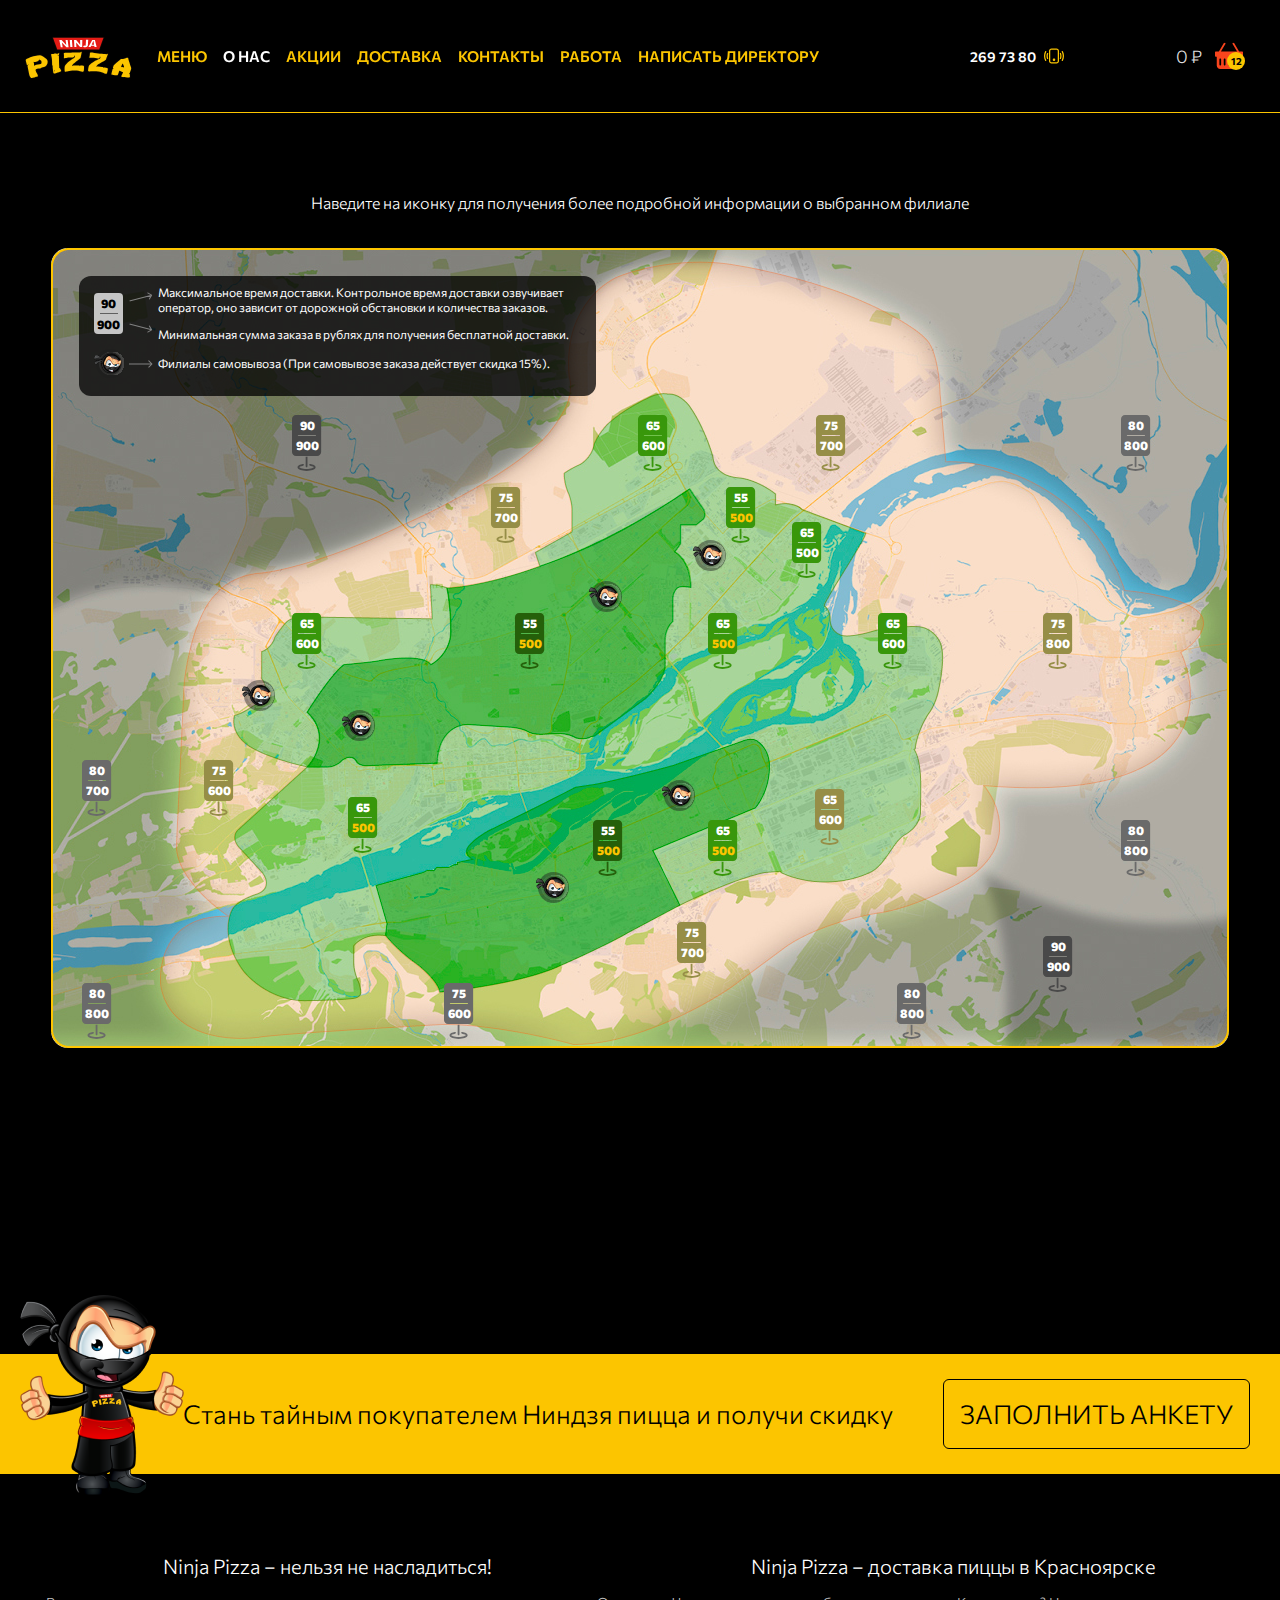
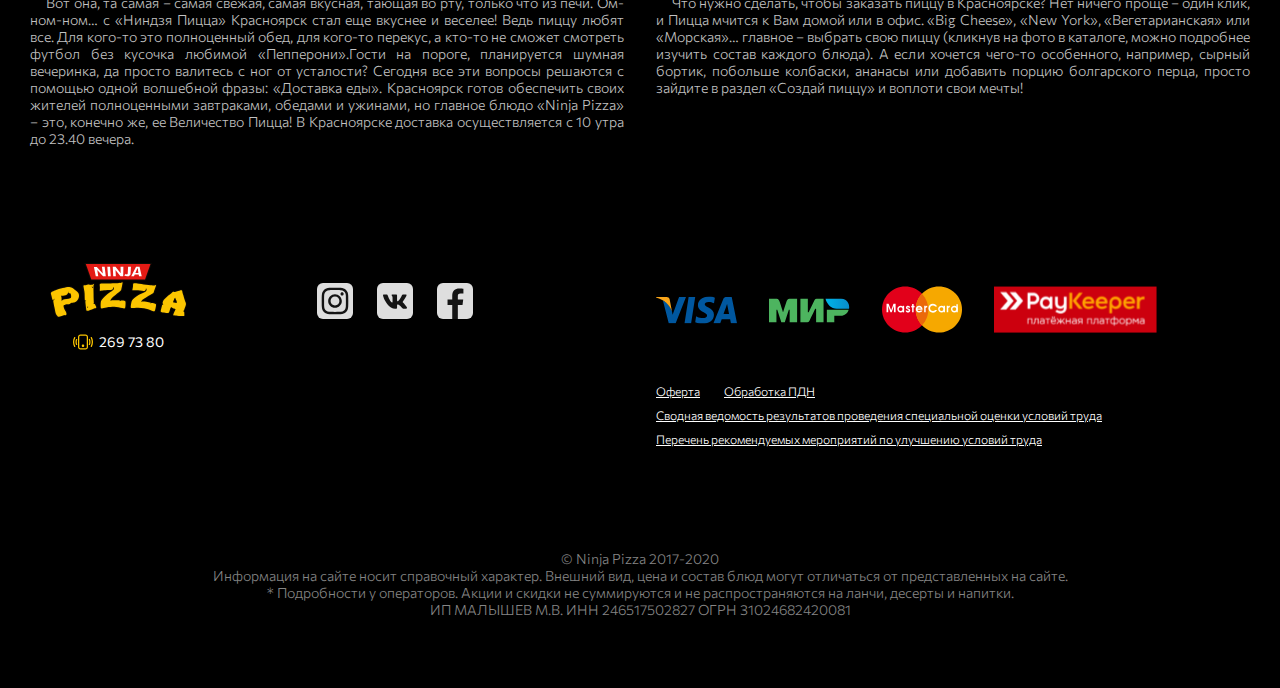
<file: delivery.html>
<!DOCTYPE html>
<html lang="en">

<head>
    <meta charset="UTF-8">
    <meta name="viewport" content="width=device-width, initial-scale=1.0">
    <meta http-equiv="X-UA-Compatible" content="ie=edge">
    <title>Document</title>
    <style>
        a {
            color: #fff;
        }
        button {
            background-color: transparent;
        }
    </style>
<link href="./css/style-e78eee8a3d029b7e74bf.css" rel="stylesheet"></head>

<body>

    <div class="wrapper">
        <div class="header header-short">
            <a href="https://ninjapizza.ru/" class="header-logo">
                <img src="img/logo.svg" alt="">
            </a>
            <div class="nav-wrap">
                <div class="nav-backdrop"></div>
                <div class="nav-scroll-container">
                    <div class="nav-container">
                        <div class="mobile-nav-header">
                            <a href="https://ninjapizza.ru/" class="header-logo mobile-header-logo">
                                <img src="img/logo.svg" alt="">
                            </a>
                            <div class="header-cart" data-toggle="modal" data-target="#modal-cart">
                                <!-- cart-empty для пустой корзины -->
                                <svg class="icon-cart icon-cart-empty" width="28" height="27" viewBox="0 0 28 27"
                                    fill="none" xmlns="http://www.w3.org/2000/svg">
                                    <path fill-rule="evenodd" clip-rule="evenodd"
                                        d="M10.0747 0.374466C10.1734 0.433513 10.2594 0.511408 10.3279 0.603702C10.3964 0.695995 10.446 0.800879 10.4739 0.912361C10.5019 1.02384 10.5076 1.13974 10.4908 1.25343C10.4739 1.36712 10.4348 1.47638 10.3757 1.57497L5.92025 9.00022H22.0798L17.6225 1.57497C17.5032 1.37585 17.4679 1.13751 17.5244 0.912377C17.5808 0.68724 17.7244 0.493747 17.9235 0.374466C18.1226 0.255185 18.361 0.219886 18.5861 0.276334C18.8112 0.332783 19.0047 0.476355 19.124 0.675466L24.1203 9.00022H26.25C26.7141 9.00022 27.1592 9.18459 27.4874 9.51278C27.8156 9.84097 28 10.2861 28 10.7502V12.5002C28 12.9643 27.8156 13.4095 27.4874 13.7377C27.1592 14.0658 26.7141 14.2502 26.25 14.2502V22.1252C26.25 23.2855 25.7891 24.3983 24.9686 25.2188C24.1481 26.0393 23.0353 26.5002 21.875 26.5002H6.125C4.96468 26.5002 3.85188 26.0393 3.03141 25.2188C2.21094 24.3983 1.75 23.2855 1.75 22.1252V14.2502C1.28587 14.2502 0.840752 14.0658 0.512563 13.7377C0.184374 13.4095 0 12.9643 0 12.5002V10.7502C0 10.2861 0.184374 9.84097 0.512563 9.51278C0.840752 9.18459 1.28587 9.00022 1.75 9.00022H3.87975L8.8725 0.675466C8.93155 0.576861 9.00944 0.490854 9.10174 0.422359C9.19403 0.353864 9.29891 0.304223 9.41039 0.276271C9.52188 0.248319 9.63777 0.242604 9.75147 0.259453C9.86516 0.276302 9.97442 0.315383 10.073 0.374466H10.0747ZM3.5 14.2502V22.1252C3.5 22.8214 3.77656 23.4891 4.26884 23.9814C4.76113 24.4737 5.42881 24.7502 6.125 24.7502H21.875C22.5712 24.7502 23.2389 24.4737 23.7312 23.9814C24.2234 23.4891 24.5 22.8214 24.5 22.1252V14.2502H3.5ZM1.75 10.7502V12.5002H26.25V10.7502H1.75ZM7 16.0002C7.23206 16.0002 7.45462 16.0924 7.61872 16.2565C7.78281 16.4206 7.875 16.6432 7.875 16.8752V22.1252C7.875 22.3573 7.78281 22.5798 7.61872 22.7439C7.45462 22.908 7.23206 23.0002 7 23.0002C6.76794 23.0002 6.54538 22.908 6.38128 22.7439C6.21719 22.5798 6.125 22.3573 6.125 22.1252V16.8752C6.125 16.6432 6.21719 16.4206 6.38128 16.2565C6.54538 16.0924 6.76794 16.0002 7 16.0002ZM10.5 16.0002C10.7321 16.0002 10.9546 16.0924 11.1187 16.2565C11.2828 16.4206 11.375 16.6432 11.375 16.8752V22.1252C11.375 22.3573 11.2828 22.5798 11.1187 22.7439C10.9546 22.908 10.7321 23.0002 10.5 23.0002C10.2679 23.0002 10.0454 22.908 9.88128 22.7439C9.71719 22.5798 9.625 22.3573 9.625 22.1252V16.8752C9.625 16.6432 9.71719 16.4206 9.88128 16.2565C10.0454 16.0924 10.2679 16.0002 10.5 16.0002ZM14 16.0002C14.2321 16.0002 14.4546 16.0924 14.6187 16.2565C14.7828 16.4206 14.875 16.6432 14.875 16.8752V22.1252C14.875 22.3573 14.7828 22.5798 14.6187 22.7439C14.4546 22.908 14.2321 23.0002 14 23.0002C13.7679 23.0002 13.5454 22.908 13.3813 22.7439C13.2172 22.5798 13.125 22.3573 13.125 22.1252V16.8752C13.125 16.6432 13.2172 16.4206 13.3813 16.2565C13.5454 16.0924 13.7679 16.0002 14 16.0002ZM17.5 16.0002C17.7321 16.0002 17.9546 16.0924 18.1187 16.2565C18.2828 16.4206 18.375 16.6432 18.375 16.8752V22.1252C18.375 22.3573 18.2828 22.5798 18.1187 22.7439C17.9546 22.908 17.7321 23.0002 17.5 23.0002C17.2679 23.0002 17.0454 22.908 16.8813 22.7439C16.7172 22.5798 16.625 22.3573 16.625 22.1252V16.8752C16.625 16.6432 16.7172 16.4206 16.8813 16.2565C17.0454 16.0924 17.2679 16.0002 17.5 16.0002ZM21 16.0002C21.2321 16.0002 21.4546 16.0924 21.6187 16.2565C21.7828 16.4206 21.875 16.6432 21.875 16.8752V22.1252C21.875 22.3573 21.7828 22.5798 21.6187 22.7439C21.4546 22.908 21.2321 23.0002 21 23.0002C20.7679 23.0002 20.5454 22.908 20.3813 22.7439C20.2172 22.5798 20.125 22.3573 20.125 22.1252V16.8752C20.125 16.6432 20.2172 16.4206 20.3813 16.2565C20.5454 16.0924 20.7679 16.0002 21 16.0002Z"
                                        fill="#F9451D" />
                                </svg>
                                <svg class="icon-cart icon-cart-full" width="28" height="27" viewBox="0 0 28 27"
                                    fill="none" xmlns="http://www.w3.org/2000/svg">
                                    <path fill-rule="evenodd" clip-rule="evenodd"
                                        d="M8.87425 0.5924C8.99353 0.39329 9.18702 0.249719 9.41216 0.19327C9.6373 0.136822 9.87564 0.172121 10.0747 0.291401C10.2739 0.410682 10.4174 0.604173 10.4739 0.829309C10.5303 1.05445 10.495 1.29278 10.3757 1.49189L5.92025 8.9171H22.0798L17.6225 1.49189C17.5032 1.29278 17.4679 1.05445 17.5244 0.829309C17.5808 0.604173 17.7244 0.410682 17.9235 0.291401C18.1226 0.172121 18.361 0.136822 18.5861 0.19327C18.8112 0.249719 19.0047 0.39329 19.124 0.5924L24.1203 8.9171H27.125C27.3571 8.9171 27.5796 9.00929 27.7437 9.17338C27.9078 9.33747 28 9.56003 28 9.79209V13.2921C28 13.5241 27.9078 13.7467 27.7437 13.9108C27.5796 14.0749 27.3571 14.1671 27.125 14.1671H26.25V22.917C26.25 23.8453 25.8813 24.7355 25.2249 25.3919C24.5685 26.0482 23.6783 26.417 22.75 26.417H5.25C4.32174 26.417 3.4315 26.0482 2.77513 25.3919C2.11875 24.7355 1.75 23.8453 1.75 22.917V14.1671H0.875C0.642936 14.1671 0.420376 14.0749 0.256282 13.9108C0.0921872 13.7467 0 13.5241 0 13.2921V9.79209C0 9.56003 0.0921872 9.33747 0.256282 9.17338C0.420376 9.00929 0.642936 8.9171 0.875 8.9171H3.87975L8.8725 0.5924H8.87425ZM6.125 16.7921C6.125 16.56 6.03281 16.3374 5.86872 16.1733C5.70462 16.0092 5.48206 15.9171 5.25 15.9171C5.01794 15.9171 4.79538 16.0092 4.63128 16.1733C4.46719 16.3374 4.375 16.56 4.375 16.7921V22.042C4.375 22.2741 4.46719 22.4966 4.63128 22.6607C4.79538 22.8248 5.01794 22.917 5.25 22.917C5.48206 22.917 5.70462 22.8248 5.86872 22.6607C6.03281 22.4966 6.125 22.2741 6.125 22.042V16.7921ZM10.5 16.7921C10.5 16.56 10.4078 16.3374 10.2437 16.1733C10.0796 16.0092 9.85706 15.9171 9.625 15.9171C9.39294 15.9171 9.17038 16.0092 9.00628 16.1733C8.84219 16.3374 8.75 16.56 8.75 16.7921V22.042C8.75 22.2741 8.84219 22.4966 9.00628 22.6607C9.17038 22.8248 9.39294 22.917 9.625 22.917C9.85706 22.917 10.0796 22.8248 10.2437 22.6607C10.4078 22.4966 10.5 22.2741 10.5 22.042V16.7921ZM14.875 16.7921C14.875 16.56 14.7828 16.3374 14.6187 16.1733C14.4546 16.0092 14.2321 15.9171 14 15.9171C13.7679 15.9171 13.5454 16.0092 13.3813 16.1733C13.2172 16.3374 13.125 16.56 13.125 16.7921V22.042C13.125 22.2741 13.2172 22.4966 13.3813 22.6607C13.5454 22.8248 13.7679 22.917 14 22.917C14.2321 22.917 14.4546 22.8248 14.6187 22.6607C14.7828 22.4966 14.875 22.2741 14.875 22.042V16.7921ZM19.25 16.7921C19.25 16.56 19.1578 16.3374 18.9937 16.1733C18.8296 16.0092 18.6071 15.9171 18.375 15.9171C18.1429 15.9171 17.9204 16.0092 17.7563 16.1733C17.5922 16.3374 17.5 16.56 17.5 16.7921V22.042C17.5 22.2741 17.5922 22.4966 17.7563 22.6607C17.9204 22.8248 18.1429 22.917 18.375 22.917C18.6071 22.917 18.8296 22.8248 18.9937 22.6607C19.1578 22.4966 19.25 22.2741 19.25 22.042V16.7921ZM23.625 16.7921C23.625 16.56 23.5328 16.3374 23.3687 16.1733C23.2046 16.0092 22.9821 15.9171 22.75 15.9171C22.5179 15.9171 22.2954 16.0092 22.1313 16.1733C21.9672 16.3374 21.875 16.56 21.875 16.7921V22.042C21.875 22.2741 21.9672 22.4966 22.1313 22.6607C22.2954 22.8248 22.5179 22.917 22.75 22.917C22.9821 22.917 23.2046 22.8248 23.3687 22.6607C23.5328 22.4966 23.625 22.2741 23.625 22.042V16.7921Z"
                                        fill="#F9451D" />
                                </svg>
                                <div class="header-cart__count">
                                    <span class="header-cart__count__text">12</span>
                                    <svg class="icon-cart-arrow" width="12" height="10" viewBox="0 0 12 10" fill="none"
                                        xmlns="http://www.w3.org/2000/svg">
                                        <path d="M1.94932 5L10.0493 5" stroke="#2C2C2C" stroke-width="2"
                                            stroke-linecap="round" stroke-linejoin="round" />
                                        <path d="M10.0493 5.00039L7.01182 1.96289" stroke="#2C2C2C" stroke-width="2"
                                            stroke-linecap="round" stroke-linejoin="round" />
                                        <path d="M10.0493 5L7.01182 8.0375" stroke="#2C2C2C" stroke-width="2"
                                            stroke-linecap="round" stroke-linejoin="round" />
                                    </svg>
                                </div>
                                <span class="cart-text cart-price">0 &#8381;</span>
                                <span class="cart-text cart-checkout">Оформить</span>
                            </div>
                            <div class="mobile-nav-close">
                                <svg width="18" height="18" viewBox="0 0 18 18" fill="none"
                                    xmlns="http://www.w3.org/2000/svg">
                                    <path d="M17 1L1 17M1 1L17 17" stroke="white" stroke-width="2"
                                        stroke-linecap="round" />
                                </svg>
                            </div>
                        </div>
                        <div class="mobile-nav-action">
                            <div class="mobile-nav-action__title">Доставка пиццы в Красноярске</div>
                            <div class="mobile-nav-phone">
                                <a href="#" class="header-link header-link--phone">
                                    <span class="header-link__bold">269 73 80</span>
                                    <svg width="20" height="16" viewBox="0 0 20 16" fill="none"
                                        xmlns="http://www.w3.org/2000/svg">
                                        <path fill-rule="evenodd" clip-rule="evenodd"
                                            d="M12.5 1.75H7.5C7.16848 1.75 6.85054 1.8817 6.61612 2.11612C6.3817 2.35054 6.25 2.66848 6.25 3V13C6.25 13.3315 6.3817 13.6495 6.61612 13.8839C6.85054 14.1183 7.16848 14.25 7.5 14.25H12.5C12.8315 14.25 13.1495 14.1183 13.3839 13.8839C13.6183 13.6495 13.75 13.3315 13.75 13V3C13.75 2.66848 13.6183 2.35054 13.3839 2.11612C13.1495 1.8817 12.8315 1.75 12.5 1.75ZM7.5 0.5C6.83696 0.5 6.20107 0.763392 5.73223 1.23223C5.26339 1.70107 5 2.33696 5 3V13C5 13.663 5.26339 14.2989 5.73223 14.7678C6.20107 15.2366 6.83696 15.5 7.5 15.5H12.5C13.163 15.5 13.7989 15.2366 14.2678 14.7678C14.7366 14.2989 15 13.663 15 13V3C15 2.33696 14.7366 1.70107 14.2678 1.23223C13.7989 0.763392 13.163 0.5 12.5 0.5H7.5Z"
                                            fill="#FCC500" />
                                        <path fill-rule="evenodd" clip-rule="evenodd"
                                            d="M10 13.0002C10.3315 13.0002 10.6495 12.8685 10.8839 12.6341C11.1183 12.3997 11.25 12.0817 11.25 11.7502C11.25 11.4187 11.1183 11.1007 10.8839 10.8663C10.6495 10.6319 10.3315 10.5002 10 10.5002C9.66849 10.5002 9.35055 10.6319 9.11613 10.8663C8.88171 11.1007 8.75001 11.4187 8.75001 11.7502C8.75001 12.0817 8.88171 12.3997 9.11613 12.6341C9.35055 12.8685 9.66849 13.0002 10 13.0002ZM1.99876 3.0727C2.07133 3.1111 2.13562 3.16342 2.18797 3.22667C2.24031 3.28992 2.27968 3.36287 2.30382 3.44134C2.32797 3.51981 2.33642 3.60227 2.32869 3.684C2.32095 3.76574 2.29719 3.84515 2.25876 3.9177C1.59407 5.1757 1.24772 6.5774 1.25001 8.0002C1.25001 9.4752 1.61501 10.8652 2.25876 12.0827C2.33634 12.2292 2.35252 12.4006 2.30377 12.559C2.25501 12.7175 2.14529 12.8501 1.99876 12.9277C1.85223 13.0053 1.68088 13.0215 1.52241 12.9727C1.36394 12.9239 1.23134 12.8142 1.15376 12.6677C0.39379 11.2294 -0.00233444 9.62691 1.03493e-05 8.0002C1.03493e-05 6.31645 0.41751 4.72645 1.15376 3.3327C1.19216 3.26013 1.24448 3.19584 1.30773 3.1435C1.37098 3.09115 1.44392 3.05178 1.52239 3.02764C1.60087 3.00349 1.68332 2.99505 1.76506 3.00278C1.8468 3.01051 1.92621 3.03427 1.99876 3.0727ZM18.0013 3.0727C18.0738 3.03427 18.1532 3.01051 18.235 3.00278C18.3167 2.99505 18.3992 3.00349 18.4776 3.02764C18.5561 3.05178 18.629 3.09115 18.6923 3.1435C18.7555 3.19584 18.8079 3.26013 18.8463 3.3327C19.6063 4.77096 20.0024 6.37349 20 8.0002C20.0024 9.62691 19.6063 11.2294 18.8463 12.6677C18.7687 12.8142 18.6361 12.9239 18.4776 12.9727C18.3191 13.0215 18.1478 13.0053 18.0013 12.9277C17.8547 12.8501 17.745 12.7175 17.6963 12.559C17.6475 12.4006 17.6637 12.2292 17.7413 12.0827C18.406 10.8247 18.7523 9.42301 18.75 8.0002C18.75 6.5252 18.385 5.1352 17.7413 3.9177C17.7028 3.84515 17.6791 3.76574 17.6713 3.684C17.6636 3.60227 17.6721 3.51981 17.6962 3.44134C17.7203 3.36287 17.7597 3.28992 17.8121 3.22667C17.8644 3.16342 17.9287 3.1111 18.0013 3.0727ZM3.82126 4.9177C3.89778 4.94754 3.96768 4.99217 4.02694 5.04904C4.08621 5.1059 4.13368 5.17389 4.16665 5.24912C4.19962 5.32435 4.21744 5.40534 4.21909 5.48746C4.22074 5.56957 4.20618 5.65121 4.17626 5.7277C3.89368 6.45199 3.74911 7.22275 3.75001 8.0002C3.75001 8.8027 3.90001 9.56895 4.17501 10.2727C4.20989 10.35 4.22869 10.4335 4.23028 10.5182C4.23186 10.603 4.21618 10.6872 4.18421 10.7657C4.15223 10.8442 4.10463 10.9153 4.04428 10.9749C3.98394 11.0344 3.91211 11.081 3.83318 11.1119C3.75425 11.1428 3.66986 11.1573 3.58514 11.1546C3.50043 11.1518 3.41715 11.1319 3.34039 11.0959C3.26362 11.06 3.19497 11.0088 3.1386 10.9455C3.08224 10.8822 3.03934 10.8081 3.01251 10.7277C2.67309 9.85845 2.49927 8.93337 2.50001 8.0002C2.50001 7.03895 2.68126 6.11895 3.01251 5.2727C3.07278 5.11846 3.1918 4.99444 3.34344 4.92788C3.49507 4.86132 3.66693 4.85766 3.82126 4.9177ZM16.1788 4.9177C16.2553 4.88778 16.3369 4.87323 16.419 4.87488C16.5011 4.87652 16.5821 4.89434 16.6573 4.92731C16.7326 4.96028 16.8006 5.00776 16.8574 5.06702C16.9143 5.12629 16.9589 5.19618 16.9888 5.2727C17.3188 6.11895 17.5 7.03895 17.5 8.0002C17.5 8.96145 17.3188 9.88145 16.9875 10.7277C16.9216 10.8737 16.8021 10.9889 16.6537 11.0493C16.5053 11.1098 16.3393 11.1109 16.1901 11.0525C16.0409 10.9941 15.9198 10.8806 15.8518 10.7355C15.7839 10.5904 15.7743 10.4247 15.825 10.2727C16.1 9.56895 16.25 8.8027 16.25 8.0002C16.25 7.1977 16.1 6.43145 15.825 5.7277C15.7645 5.57338 15.7678 5.40134 15.8341 5.24944C15.9005 5.09753 16.0244 4.97821 16.1788 4.9177Z"
                                            fill="#FCC500" />
                                    </svg>
                                </a>
                                <div class="mobile-nav-call-me">ПОЗВОНИТЕ МНЕ</div>
                            </div>
                            <ul class="mobile-nav-social">
                                <li>
                                    <a href="#">
                                        <svg width="28" height="28" viewBox="0 0 28 28" fill="none"
                                            xmlns="http://www.w3.org/2000/svg">
                                            <path
                                                d="M13.9979 0.706543C10.3887 0.706543 9.9357 0.722329 8.51812 0.786858C7.10331 0.851663 6.13758 1.07571 5.29257 1.40445C4.41849 1.74398 3.67703 2.19818 2.93834 2.93735C2.19909 3.67624 1.74502 4.4179 1.40447 5.29195C1.07499 6.13746 0.850727 7.10373 0.787047 8.51837C0.723643 9.93634 0.707031 10.3897 0.707031 14C0.707031 17.6103 0.72309 18.062 0.787324 19.4799C0.852389 20.8951 1.07638 21.8611 1.40475 22.7063C1.74447 23.5807 2.19854 24.3223 2.9375 25.0612C3.67592 25.8007 4.41738 26.256 5.29091 26.5955C6.13647 26.9242 7.10248 27.1483 8.51701 27.2131C9.93459 27.2776 10.3873 27.2934 13.9963 27.2934C17.6059 27.2934 18.0574 27.2776 19.475 27.2131C20.8898 27.1483 21.8567 26.9242 22.7022 26.5955C23.576 26.256 24.3164 25.8007 25.0548 25.0612C25.794 24.3223 26.2481 23.5807 26.5887 22.7066C26.9154 21.8611 27.1396 20.8948 27.2061 19.4802C27.2698 18.0622 27.2864 17.6103 27.2864 14C27.2864 10.3897 27.2698 9.93662 27.2061 8.51865C27.1396 7.10345 26.9154 6.13746 26.5887 5.29222C26.2481 4.4179 25.794 3.67624 25.0548 2.93735C24.3155 2.1979 23.5763 1.74371 22.7014 1.40445C21.8542 1.07571 20.8879 0.851663 19.4731 0.786858C18.0555 0.722329 17.6042 0.706543 13.9938 0.706543H13.9979ZM12.8057 3.10213C13.1596 3.10158 13.5544 3.10213 13.9979 3.10213C17.5463 3.10213 17.9669 3.11487 19.3681 3.17857C20.6639 3.23783 21.3671 3.45441 21.8356 3.63636C22.4558 3.8773 22.898 4.16533 23.3628 4.6306C23.828 5.09587 24.1159 5.53898 24.3574 6.15934C24.5393 6.62738 24.7561 7.33083 24.815 8.62694C24.8787 10.0283 24.8925 10.4492 24.8925 13.9969C24.8925 17.5446 24.8787 17.9656 24.815 19.3669C24.7558 20.663 24.5393 21.3665 24.3574 21.8345C24.1165 22.4549 23.828 22.8966 23.3628 23.3616C22.8977 23.8269 22.4561 24.1149 21.8356 24.3558C21.3677 24.5386 20.6639 24.7546 19.3681 24.8139C17.9672 24.8776 17.5463 24.8915 13.9979 24.8915C10.4493 24.8915 10.0287 24.8776 8.62776 24.8139C7.332 24.7541 6.62875 24.5375 6.16001 24.3556C5.53982 24.1146 5.09682 23.8266 4.63168 23.3613C4.16653 22.8961 3.87859 22.454 3.63716 21.8334C3.45525 21.3654 3.23846 20.6619 3.17949 19.3658C3.11581 17.9645 3.10307 17.5435 3.10307 13.9936C3.10307 10.4437 3.11581 10.025 3.17949 8.62361C3.23874 7.3275 3.45525 6.62406 3.63716 6.15547C3.87804 5.53511 4.16653 5.09199 4.63168 4.62672C5.09682 4.16145 5.53982 3.87343 6.16001 3.63193C6.62847 3.44914 7.332 3.23313 8.62776 3.17358C9.85374 3.11819 10.3289 3.10158 12.8057 3.09881V3.10213ZM21.0919 5.30939C20.2115 5.30939 19.4972 6.02309 19.4972 6.90405C19.4972 7.78474 20.2115 8.49927 21.0919 8.49927C21.9724 8.49927 22.6867 7.78474 22.6867 6.90405C22.6867 6.02336 21.9724 5.30884 21.0919 5.30884V5.30939ZM13.9979 7.17324C10.2289 7.17324 7.17308 10.2299 7.17308 14C7.17308 17.7701 10.2289 20.8253 13.9979 20.8253C17.767 20.8253 20.8217 17.7701 20.8217 14C20.8217 10.2299 17.7667 7.17324 13.9977 7.17324H13.9979ZM13.9979 9.56883C16.4444 9.56883 18.4279 11.5526 18.4279 14C18.4279 16.4471 16.4444 18.4311 13.9979 18.4311C11.5512 18.4311 9.56801 16.4471 9.56801 14C9.56801 11.5526 11.5512 9.56883 13.9979 9.56883Z"
                                                fill="#141414" />
                                        </svg>
                                    </a>
                                </li>
                                <li>
                                    <a href="#">
                                        <svg width="25" height="15" viewBox="0 0 25 15" fill="none"
                                            xmlns="http://www.w3.org/2000/svg">
                                            <path fill-rule="evenodd" clip-rule="evenodd"
                                                d="M23.4812 1.40238C23.6481 0.846251 23.4812 0.4375 22.6874 0.4375H20.0624C19.3949 0.4375 19.0874 0.790562 18.9205 1.18C18.9205 1.18 17.5855 4.43369 15.6944 6.54719C15.0825 7.159 14.8045 7.35344 14.4707 7.35344C14.3039 7.35344 14.0624 7.159 14.0624 6.60288V1.40238C14.0624 0.734876 13.8687 0.4375 13.3124 0.4375H9.18736C8.77036 0.4375 8.51948 0.74725 8.51948 1.04088C8.51948 1.67369 9.46486 1.81956 9.56236 3.59931V7.465C9.56236 8.3125 9.40936 8.46625 9.0756 8.46625C8.18573 8.46625 6.02123 5.19775 4.73723 1.45806C4.4856 0.731125 4.23323 0.4375 3.56235 0.4375H0.937353C0.187353 0.4375 0.0373535 0.790562 0.0373535 1.18C0.0373535 1.87525 0.927416 5.32375 4.1811 9.8845C6.35048 12.9989 9.40636 14.6875 12.1874 14.6875C13.8561 14.6875 14.0624 14.3125 14.0624 13.6666V11.3125C14.0624 10.5625 14.2204 10.4129 14.7486 10.4129C15.1382 10.4129 15.8055 10.6075 17.3631 12.1092C19.1429 13.8888 19.4361 14.6875 20.4374 14.6875H23.0624C23.8124 14.6875 24.1874 14.3125 23.971 13.5724C23.7344 12.8348 22.8846 11.7649 21.757 10.4963C21.1452 9.77313 20.2274 8.99444 19.9495 8.60519C19.56 8.10456 19.6712 7.88219 19.9495 7.43744C19.9495 7.43744 23.1475 2.93219 23.4812 1.40256V1.40238Z"
                                                fill="#141414" />
                                        </svg>
                                    </a>
                                </li>
                                <li>
                                    <a href="#">
                                        <svg width="17" height="31" viewBox="0 0 17 31" fill="none"
                                            xmlns="http://www.w3.org/2000/svg">
                                            <path
                                                d="M10.8382 31.0001V17.0584H15.518L16.2165 11.6242H10.8382V8.15976C10.8382 6.5812 11.2712 5.51951 13.5343 5.51951H16.4121V0.644114C15.9092 0.574266 14.2049 0.43457 12.2212 0.43457C8.07217 0.43457 5.23631 2.96307 5.23631 7.61495V11.6242H0.54248V17.0584H5.23631V31.0001H10.8382Z"
                                                fill="#141414" />
                                        </svg>
                                    </a>
                                </li>
                            </ul>
                        </div>
                        <div class="nav">
                            <ul class="nav-list nav-list-main">
                                <li class="nav-item"><a href="/home.html" class="nav-link">МЕНЮ</a></li>
                                <li class="nav-item"><a href="/about.html" class="nav-link active">О НАС</a></li>
                                <li class="nav-item"><a href="/sales.html" class="nav-link">АКЦИИ</a></li>
                                <li class="nav-item"><a href="#" class="nav-link">ДОСТАВКА</a></li>
                                <li class="nav-item"><a href="#" class="nav-link">КОНТАКТЫ</a></li>
                                <li class="nav-item"><a href="#" class="nav-link">РАБОТА</a></li>
                                <li class="nav-item"><a href="#" class="nav-link">НАПИСАТЬ ДИРЕКТОРУ</a></li>
                            </ul>
                            <ul class="nav-list nav-list-products">
                                <li class="nav-item"><a href="/home.html?target=#product-group-set&slide=0"
                                        class="nav-link active">НАБОРЫ</a></li>
                                <li class="nav-item"><a href="/home.html?target=#product-group-pizza&slide=1"
                                        class="nav-link">ПИЦЦЫ</a></li>
                                <li class="nav-item"><a href="/home.html?target=#product-group-hot&slide=2"
                                        class="nav-link">ГОРЯЧЕЕ</a></li>
                                <li class="nav-item"><a href="/home.html?target=#product-group-salads&slide=3"
                                        class="nav-link">САЛАТЫ</a></li>
                                <li class="nav-item"><a href="/home.html?target=#product-group-deserts&slide=4"
                                        class="nav-link">ДЕСЕРТЫ</a></li>
                                <li class="nav-item"><a href="/home.html?target=#product-group-sauces&slide=5"
                                        class="nav-link">СОУСЫ</a></li>
                                <li class="nav-item"><a href="/home.html?target=#product-group-drinks&slide=6"
                                        class="nav-link">НАПИТКИ</a></li>
                                <li class="nav-item"><a href="#" class="nav-link">СОЗДАТЬ СВОЮ ПИЦЦУ</a></li>
                            </ul>
                        </div>
                        <div class="mobile-nav-footer">
                            <a href="#">
                                <img src="img/google-play.svg" alt="">
                            </a>
                            <a href="#">
                                <img src="img/appstore.svg" alt="">
                            </a>
                        </div>
                    </div>
                </div>
            </div>
            <a href="#" class="header-link header-link--phone">
                <span class="header-link__bold">269 73 80</span>
                <svg width="20" height="16" viewBox="0 0 20 16" fill="none" xmlns="http://www.w3.org/2000/svg">
                    <path fill-rule="evenodd" clip-rule="evenodd"
                        d="M12.5 1.75H7.5C7.16848 1.75 6.85054 1.8817 6.61612 2.11612C6.3817 2.35054 6.25 2.66848 6.25 3V13C6.25 13.3315 6.3817 13.6495 6.61612 13.8839C6.85054 14.1183 7.16848 14.25 7.5 14.25H12.5C12.8315 14.25 13.1495 14.1183 13.3839 13.8839C13.6183 13.6495 13.75 13.3315 13.75 13V3C13.75 2.66848 13.6183 2.35054 13.3839 2.11612C13.1495 1.8817 12.8315 1.75 12.5 1.75ZM7.5 0.5C6.83696 0.5 6.20107 0.763392 5.73223 1.23223C5.26339 1.70107 5 2.33696 5 3V13C5 13.663 5.26339 14.2989 5.73223 14.7678C6.20107 15.2366 6.83696 15.5 7.5 15.5H12.5C13.163 15.5 13.7989 15.2366 14.2678 14.7678C14.7366 14.2989 15 13.663 15 13V3C15 2.33696 14.7366 1.70107 14.2678 1.23223C13.7989 0.763392 13.163 0.5 12.5 0.5H7.5Z"
                        fill="#FCC500" />
                    <path fill-rule="evenodd" clip-rule="evenodd"
                        d="M10 13.0002C10.3315 13.0002 10.6495 12.8685 10.8839 12.6341C11.1183 12.3997 11.25 12.0817 11.25 11.7502C11.25 11.4187 11.1183 11.1007 10.8839 10.8663C10.6495 10.6319 10.3315 10.5002 10 10.5002C9.66849 10.5002 9.35055 10.6319 9.11613 10.8663C8.88171 11.1007 8.75001 11.4187 8.75001 11.7502C8.75001 12.0817 8.88171 12.3997 9.11613 12.6341C9.35055 12.8685 9.66849 13.0002 10 13.0002ZM1.99876 3.0727C2.07133 3.1111 2.13562 3.16342 2.18797 3.22667C2.24031 3.28992 2.27968 3.36287 2.30382 3.44134C2.32797 3.51981 2.33642 3.60227 2.32869 3.684C2.32095 3.76574 2.29719 3.84515 2.25876 3.9177C1.59407 5.1757 1.24772 6.5774 1.25001 8.0002C1.25001 9.4752 1.61501 10.8652 2.25876 12.0827C2.33634 12.2292 2.35252 12.4006 2.30377 12.559C2.25501 12.7175 2.14529 12.8501 1.99876 12.9277C1.85223 13.0053 1.68088 13.0215 1.52241 12.9727C1.36394 12.9239 1.23134 12.8142 1.15376 12.6677C0.39379 11.2294 -0.00233444 9.62691 1.03493e-05 8.0002C1.03493e-05 6.31645 0.41751 4.72645 1.15376 3.3327C1.19216 3.26013 1.24448 3.19584 1.30773 3.1435C1.37098 3.09115 1.44392 3.05178 1.52239 3.02764C1.60087 3.00349 1.68332 2.99505 1.76506 3.00278C1.8468 3.01051 1.92621 3.03427 1.99876 3.0727ZM18.0013 3.0727C18.0738 3.03427 18.1532 3.01051 18.235 3.00278C18.3167 2.99505 18.3992 3.00349 18.4776 3.02764C18.5561 3.05178 18.629 3.09115 18.6923 3.1435C18.7555 3.19584 18.8079 3.26013 18.8463 3.3327C19.6063 4.77096 20.0024 6.37349 20 8.0002C20.0024 9.62691 19.6063 11.2294 18.8463 12.6677C18.7687 12.8142 18.6361 12.9239 18.4776 12.9727C18.3191 13.0215 18.1478 13.0053 18.0013 12.9277C17.8547 12.8501 17.745 12.7175 17.6963 12.559C17.6475 12.4006 17.6637 12.2292 17.7413 12.0827C18.406 10.8247 18.7523 9.42301 18.75 8.0002C18.75 6.5252 18.385 5.1352 17.7413 3.9177C17.7028 3.84515 17.6791 3.76574 17.6713 3.684C17.6636 3.60227 17.6721 3.51981 17.6962 3.44134C17.7203 3.36287 17.7597 3.28992 17.8121 3.22667C17.8644 3.16342 17.9287 3.1111 18.0013 3.0727ZM3.82126 4.9177C3.89778 4.94754 3.96768 4.99217 4.02694 5.04904C4.08621 5.1059 4.13368 5.17389 4.16665 5.24912C4.19962 5.32435 4.21744 5.40534 4.21909 5.48746C4.22074 5.56957 4.20618 5.65121 4.17626 5.7277C3.89368 6.45199 3.74911 7.22275 3.75001 8.0002C3.75001 8.8027 3.90001 9.56895 4.17501 10.2727C4.20989 10.35 4.22869 10.4335 4.23028 10.5182C4.23186 10.603 4.21618 10.6872 4.18421 10.7657C4.15223 10.8442 4.10463 10.9153 4.04428 10.9749C3.98394 11.0344 3.91211 11.081 3.83318 11.1119C3.75425 11.1428 3.66986 11.1573 3.58514 11.1546C3.50043 11.1518 3.41715 11.1319 3.34039 11.0959C3.26362 11.06 3.19497 11.0088 3.1386 10.9455C3.08224 10.8822 3.03934 10.8081 3.01251 10.7277C2.67309 9.85845 2.49927 8.93337 2.50001 8.0002C2.50001 7.03895 2.68126 6.11895 3.01251 5.2727C3.07278 5.11846 3.1918 4.99444 3.34344 4.92788C3.49507 4.86132 3.66693 4.85766 3.82126 4.9177ZM16.1788 4.9177C16.2553 4.88778 16.3369 4.87323 16.419 4.87488C16.5011 4.87652 16.5821 4.89434 16.6573 4.92731C16.7326 4.96028 16.8006 5.00776 16.8574 5.06702C16.9143 5.12629 16.9589 5.19618 16.9888 5.2727C17.3188 6.11895 17.5 7.03895 17.5 8.0002C17.5 8.96145 17.3188 9.88145 16.9875 10.7277C16.9216 10.8737 16.8021 10.9889 16.6537 11.0493C16.5053 11.1098 16.3393 11.1109 16.1901 11.0525C16.0409 10.9941 15.9198 10.8806 15.8518 10.7355C15.7839 10.5904 15.7743 10.4247 15.825 10.2727C16.1 9.56895 16.25 8.8027 16.25 8.0002C16.25 7.1977 16.1 6.43145 15.825 5.7277C15.7645 5.57338 15.7678 5.40134 15.8341 5.24944C15.9005 5.09753 16.0244 4.97821 16.1788 4.9177Z"
                        fill="#FCC500" />
                </svg>
                <span class="header-link__text">ПОЗВОНИТЕ МНЕ</span>
            </a>
            <div class="header-link header-link--time-delivery">
                <span>СРЕДНЕЕ ВРЕМЯ ДОСТАВКИ</span>
                <svg width="18" height="18" viewBox="0 0 18 18" fill="none" xmlns="http://www.w3.org/2000/svg">
                    <path fill-rule="evenodd" clip-rule="evenodd"
                        d="M7.3125 0C7.16332 0 7.02024 0.0592632 6.91475 0.164752C6.80926 0.270242 6.75 0.413316 6.75 0.5625C6.75 0.711684 6.80926 0.854758 6.91475 0.960248C7.02024 1.06574 7.16332 1.125 7.3125 1.125H7.875V2.32875C6.34306 2.55007 4.91029 3.21788 3.75567 4.24875C2.60106 5.27963 1.77579 6.62786 1.38295 8.12502C0.990118 9.62219 1.04713 11.2019 1.54688 12.6669C2.04663 14.1318 2.96695 15.417 4.19287 16.362L3.51562 17.0392C3.41 17.1447 3.35061 17.2878 3.3505 17.4371C3.35039 17.5864 3.40959 17.7296 3.51506 17.8352C3.62054 17.9408 3.76365 18.0002 3.91291 18.0003C4.06218 18.0004 4.20538 17.9412 4.311 17.8358L5.15025 16.9965C6.32589 17.6564 7.65182 18.002 9 18C10.3482 18.002 11.6741 17.6564 12.8497 16.9965L13.689 17.8358C13.7946 17.9412 13.9378 18.0004 14.0871 18.0003C14.2364 18.0002 14.3795 17.9408 14.4849 17.8352C14.5904 17.7296 14.6496 17.5864 14.6495 17.4371C14.6494 17.2878 14.59 17.1447 14.4844 17.0392L13.8083 16.362C15.0342 15.417 15.9545 14.1317 16.4542 12.6666C16.9539 11.2016 17.0108 9.62179 16.6178 8.12459C16.2249 6.62739 15.3995 5.27918 14.2447 4.24838C13.0899 3.21758 11.657 2.5499 10.125 2.32875V1.125H10.6875C10.8367 1.125 10.9798 1.06574 11.0852 0.960248C11.1907 0.854758 11.25 0.711684 11.25 0.5625C11.25 0.413316 11.1907 0.270242 11.0852 0.164752C10.9798 0.0592632 10.8367 0 10.6875 0L7.3125 0ZM8.48025 3.39525C8.82625 3.36894 9.17375 3.36894 9.51975 3.39525C11.2598 3.52963 12.8801 4.3327 14.0408 5.63597C15.2014 6.93924 15.8122 8.64139 15.745 10.3853C15.6777 12.1292 14.9377 13.7792 13.6801 14.9893C12.4225 16.1993 10.7452 16.8752 9 16.8752C7.25482 16.8752 5.57746 16.1993 4.31988 14.9893C3.0623 13.7792 2.32225 12.1292 2.25501 10.3853C2.18777 8.64139 2.79857 6.93924 3.95924 5.63597C5.11992 4.3327 6.74025 3.52963 8.48025 3.39525ZM9.5625 6.1875C9.5625 6.03832 9.50324 5.89524 9.39775 5.78975C9.29226 5.68426 9.14918 5.625 9 5.625C8.85082 5.625 8.70774 5.68426 8.60225 5.78975C8.49676 5.89524 8.4375 6.03832 8.4375 6.1875V9.96975L6.82987 12.6472C6.75305 12.7752 6.73021 12.9285 6.76639 13.0734C6.80258 13.2182 6.89481 13.3427 7.02281 13.4196C7.15081 13.4964 7.30409 13.5192 7.44893 13.483C7.59376 13.4469 7.7183 13.3546 7.79513 13.2266L9.48263 10.4141C9.53493 10.3268 9.56254 10.2268 9.5625 10.125V6.1875ZM2.84948e-09 3.9375C2.84948e-09 4.78463 0.374625 5.54513 0.9675 6.06038C1.83571 4.35032 3.22532 2.96071 4.93538 2.0925C4.55949 1.65997 4.06045 1.35258 3.50506 1.21148C2.94967 1.07037 2.36442 1.10228 1.82766 1.30294C1.29091 1.50359 0.828249 1.86342 0.501619 2.33426C0.174989 2.80509 -2.57854e-05 3.36446 2.84948e-09 3.9375H2.84948e-09ZM15.1875 1.125C14.3404 1.125 13.5799 1.49962 13.0646 2.0925C14.7747 2.96071 16.1643 4.35032 17.0325 6.06038C17.465 5.68449 17.7724 5.18545 17.9135 4.63006C18.0546 4.07466 18.0227 3.48942 17.8221 2.95266C17.6214 2.41591 17.2616 1.95325 16.7907 1.62662C16.3199 1.29999 15.7605 1.12497 15.1875 1.125Z"
                        fill="#FCC500" />
                </svg>
                <span class="header-link__bold">49:27</span>
            </div>
            <div class="header-cart-wrap">
                <div class="header-cart" data-toggle="modal" data-target="#modal-cart">
                    <!-- cart-empty для пустой корзины -->
                    <svg class="icon-cart icon-cart-empty" width="28" height="27" viewBox="0 0 28 27" fill="none"
                        xmlns="http://www.w3.org/2000/svg">
                        <path fill-rule="evenodd" clip-rule="evenodd"
                            d="M10.0747 0.374466C10.1734 0.433513 10.2594 0.511408 10.3279 0.603702C10.3964 0.695995 10.446 0.800879 10.4739 0.912361C10.5019 1.02384 10.5076 1.13974 10.4908 1.25343C10.4739 1.36712 10.4348 1.47638 10.3757 1.57497L5.92025 9.00022H22.0798L17.6225 1.57497C17.5032 1.37585 17.4679 1.13751 17.5244 0.912377C17.5808 0.68724 17.7244 0.493747 17.9235 0.374466C18.1226 0.255185 18.361 0.219886 18.5861 0.276334C18.8112 0.332783 19.0047 0.476355 19.124 0.675466L24.1203 9.00022H26.25C26.7141 9.00022 27.1592 9.18459 27.4874 9.51278C27.8156 9.84097 28 10.2861 28 10.7502V12.5002C28 12.9643 27.8156 13.4095 27.4874 13.7377C27.1592 14.0658 26.7141 14.2502 26.25 14.2502V22.1252C26.25 23.2855 25.7891 24.3983 24.9686 25.2188C24.1481 26.0393 23.0353 26.5002 21.875 26.5002H6.125C4.96468 26.5002 3.85188 26.0393 3.03141 25.2188C2.21094 24.3983 1.75 23.2855 1.75 22.1252V14.2502C1.28587 14.2502 0.840752 14.0658 0.512563 13.7377C0.184374 13.4095 0 12.9643 0 12.5002V10.7502C0 10.2861 0.184374 9.84097 0.512563 9.51278C0.840752 9.18459 1.28587 9.00022 1.75 9.00022H3.87975L8.8725 0.675466C8.93155 0.576861 9.00944 0.490854 9.10174 0.422359C9.19403 0.353864 9.29891 0.304223 9.41039 0.276271C9.52188 0.248319 9.63777 0.242604 9.75147 0.259453C9.86516 0.276302 9.97442 0.315383 10.073 0.374466H10.0747ZM3.5 14.2502V22.1252C3.5 22.8214 3.77656 23.4891 4.26884 23.9814C4.76113 24.4737 5.42881 24.7502 6.125 24.7502H21.875C22.5712 24.7502 23.2389 24.4737 23.7312 23.9814C24.2234 23.4891 24.5 22.8214 24.5 22.1252V14.2502H3.5ZM1.75 10.7502V12.5002H26.25V10.7502H1.75ZM7 16.0002C7.23206 16.0002 7.45462 16.0924 7.61872 16.2565C7.78281 16.4206 7.875 16.6432 7.875 16.8752V22.1252C7.875 22.3573 7.78281 22.5798 7.61872 22.7439C7.45462 22.908 7.23206 23.0002 7 23.0002C6.76794 23.0002 6.54538 22.908 6.38128 22.7439C6.21719 22.5798 6.125 22.3573 6.125 22.1252V16.8752C6.125 16.6432 6.21719 16.4206 6.38128 16.2565C6.54538 16.0924 6.76794 16.0002 7 16.0002ZM10.5 16.0002C10.7321 16.0002 10.9546 16.0924 11.1187 16.2565C11.2828 16.4206 11.375 16.6432 11.375 16.8752V22.1252C11.375 22.3573 11.2828 22.5798 11.1187 22.7439C10.9546 22.908 10.7321 23.0002 10.5 23.0002C10.2679 23.0002 10.0454 22.908 9.88128 22.7439C9.71719 22.5798 9.625 22.3573 9.625 22.1252V16.8752C9.625 16.6432 9.71719 16.4206 9.88128 16.2565C10.0454 16.0924 10.2679 16.0002 10.5 16.0002ZM14 16.0002C14.2321 16.0002 14.4546 16.0924 14.6187 16.2565C14.7828 16.4206 14.875 16.6432 14.875 16.8752V22.1252C14.875 22.3573 14.7828 22.5798 14.6187 22.7439C14.4546 22.908 14.2321 23.0002 14 23.0002C13.7679 23.0002 13.5454 22.908 13.3813 22.7439C13.2172 22.5798 13.125 22.3573 13.125 22.1252V16.8752C13.125 16.6432 13.2172 16.4206 13.3813 16.2565C13.5454 16.0924 13.7679 16.0002 14 16.0002ZM17.5 16.0002C17.7321 16.0002 17.9546 16.0924 18.1187 16.2565C18.2828 16.4206 18.375 16.6432 18.375 16.8752V22.1252C18.375 22.3573 18.2828 22.5798 18.1187 22.7439C17.9546 22.908 17.7321 23.0002 17.5 23.0002C17.2679 23.0002 17.0454 22.908 16.8813 22.7439C16.7172 22.5798 16.625 22.3573 16.625 22.1252V16.8752C16.625 16.6432 16.7172 16.4206 16.8813 16.2565C17.0454 16.0924 17.2679 16.0002 17.5 16.0002ZM21 16.0002C21.2321 16.0002 21.4546 16.0924 21.6187 16.2565C21.7828 16.4206 21.875 16.6432 21.875 16.8752V22.1252C21.875 22.3573 21.7828 22.5798 21.6187 22.7439C21.4546 22.908 21.2321 23.0002 21 23.0002C20.7679 23.0002 20.5454 22.908 20.3813 22.7439C20.2172 22.5798 20.125 22.3573 20.125 22.1252V16.8752C20.125 16.6432 20.2172 16.4206 20.3813 16.2565C20.5454 16.0924 20.7679 16.0002 21 16.0002Z"
                            fill="#F9451D" />
                    </svg>
                    <svg class="icon-cart icon-cart-full" width="28" height="27" viewBox="0 0 28 27" fill="none"
                        xmlns="http://www.w3.org/2000/svg">
                        <path fill-rule="evenodd" clip-rule="evenodd"
                            d="M8.87425 0.5924C8.99353 0.39329 9.18702 0.249719 9.41216 0.19327C9.6373 0.136822 9.87564 0.172121 10.0747 0.291401C10.2739 0.410682 10.4174 0.604173 10.4739 0.829309C10.5303 1.05445 10.495 1.29278 10.3757 1.49189L5.92025 8.9171H22.0798L17.6225 1.49189C17.5032 1.29278 17.4679 1.05445 17.5244 0.829309C17.5808 0.604173 17.7244 0.410682 17.9235 0.291401C18.1226 0.172121 18.361 0.136822 18.5861 0.19327C18.8112 0.249719 19.0047 0.39329 19.124 0.5924L24.1203 8.9171H27.125C27.3571 8.9171 27.5796 9.00929 27.7437 9.17338C27.9078 9.33747 28 9.56003 28 9.79209V13.2921C28 13.5241 27.9078 13.7467 27.7437 13.9108C27.5796 14.0749 27.3571 14.1671 27.125 14.1671H26.25V22.917C26.25 23.8453 25.8813 24.7355 25.2249 25.3919C24.5685 26.0482 23.6783 26.417 22.75 26.417H5.25C4.32174 26.417 3.4315 26.0482 2.77513 25.3919C2.11875 24.7355 1.75 23.8453 1.75 22.917V14.1671H0.875C0.642936 14.1671 0.420376 14.0749 0.256282 13.9108C0.0921872 13.7467 0 13.5241 0 13.2921V9.79209C0 9.56003 0.0921872 9.33747 0.256282 9.17338C0.420376 9.00929 0.642936 8.9171 0.875 8.9171H3.87975L8.8725 0.5924H8.87425ZM6.125 16.7921C6.125 16.56 6.03281 16.3374 5.86872 16.1733C5.70462 16.0092 5.48206 15.9171 5.25 15.9171C5.01794 15.9171 4.79538 16.0092 4.63128 16.1733C4.46719 16.3374 4.375 16.56 4.375 16.7921V22.042C4.375 22.2741 4.46719 22.4966 4.63128 22.6607C4.79538 22.8248 5.01794 22.917 5.25 22.917C5.48206 22.917 5.70462 22.8248 5.86872 22.6607C6.03281 22.4966 6.125 22.2741 6.125 22.042V16.7921ZM10.5 16.7921C10.5 16.56 10.4078 16.3374 10.2437 16.1733C10.0796 16.0092 9.85706 15.9171 9.625 15.9171C9.39294 15.9171 9.17038 16.0092 9.00628 16.1733C8.84219 16.3374 8.75 16.56 8.75 16.7921V22.042C8.75 22.2741 8.84219 22.4966 9.00628 22.6607C9.17038 22.8248 9.39294 22.917 9.625 22.917C9.85706 22.917 10.0796 22.8248 10.2437 22.6607C10.4078 22.4966 10.5 22.2741 10.5 22.042V16.7921ZM14.875 16.7921C14.875 16.56 14.7828 16.3374 14.6187 16.1733C14.4546 16.0092 14.2321 15.9171 14 15.9171C13.7679 15.9171 13.5454 16.0092 13.3813 16.1733C13.2172 16.3374 13.125 16.56 13.125 16.7921V22.042C13.125 22.2741 13.2172 22.4966 13.3813 22.6607C13.5454 22.8248 13.7679 22.917 14 22.917C14.2321 22.917 14.4546 22.8248 14.6187 22.6607C14.7828 22.4966 14.875 22.2741 14.875 22.042V16.7921ZM19.25 16.7921C19.25 16.56 19.1578 16.3374 18.9937 16.1733C18.8296 16.0092 18.6071 15.9171 18.375 15.9171C18.1429 15.9171 17.9204 16.0092 17.7563 16.1733C17.5922 16.3374 17.5 16.56 17.5 16.7921V22.042C17.5 22.2741 17.5922 22.4966 17.7563 22.6607C17.9204 22.8248 18.1429 22.917 18.375 22.917C18.6071 22.917 18.8296 22.8248 18.9937 22.6607C19.1578 22.4966 19.25 22.2741 19.25 22.042V16.7921ZM23.625 16.7921C23.625 16.56 23.5328 16.3374 23.3687 16.1733C23.2046 16.0092 22.9821 15.9171 22.75 15.9171C22.5179 15.9171 22.2954 16.0092 22.1313 16.1733C21.9672 16.3374 21.875 16.56 21.875 16.7921V22.042C21.875 22.2741 21.9672 22.4966 22.1313 22.6607C22.2954 22.8248 22.5179 22.917 22.75 22.917C22.9821 22.917 23.2046 22.8248 23.3687 22.6607C23.5328 22.4966 23.625 22.2741 23.625 22.042V16.7921Z"
                            fill="#F9451D" />
                    </svg>
                    <div class="header-cart__count">
                        <span class="header-cart__count__text">12</span>
                        <svg class="icon-cart-arrow" width="12" height="10" viewBox="0 0 12 10" fill="none"
                            xmlns="http://www.w3.org/2000/svg">
                            <path d="M1.94932 5L10.0493 5" stroke="#2C2C2C" stroke-width="2" stroke-linecap="round"
                                stroke-linejoin="round" />
                            <path d="M10.0493 5.00039L7.01182 1.96289" stroke="#2C2C2C" stroke-width="2"
                                stroke-linecap="round" stroke-linejoin="round" />
                            <path d="M10.0493 5L7.01182 8.0375" stroke="#2C2C2C" stroke-width="2" stroke-linecap="round"
                                stroke-linejoin="round" />
                        </svg>
                    </div>
                    <span class="cart-text cart-price">0 &#8381;</span>
                    <span class="cart-text cart-checkout">Оформить</span>
                </div>
                <div class="header-cart__list">
                    <div class="header-cart__item">
                        <button class="btn header-cart__item__remove">
                            <img src="img/icons/icon-close-white.svg" alt="">
                        </button>
                        <div class="header-cart__item__picture">
                            <img class="header-cart__item__img" src="img/header-cart-pizza.jpg" alt="">
                        </div>
                        <div class="header-cart__item__detail">
                            <div class="header-cart__item__name">СОЛЯНКА ЗЛОДЕЙСКАЯ</div>
                            <div class="header-cart__item__type">Пицца 32 см</div>
                            <div class="header-cart__item__result">
                                <div class="header-cart__item__control">
                                    <button class="btn header-cart__item__btn header-cart__item__btn-minus"><img
                                            src="img/icons/icon-minus.svg" alt=""></button>
                                    <div class="header-cart__item__cnt">1</div>
                                    <button class="btn header-cart__item__btn header-cart__item__btn-plus"><img
                                            src="img/icons/icon-plus.svg" alt=""></button>
                                </div>
                                <div class="header-cart__item__price">1300 &#8381;</div>
                            </div>
                        </div>
                    </div>
                    <div class="header-cart__item">
                        <button class="btn header-cart__item__remove">
                            <img src="img/icons/icon-close-white.svg" alt="">
                        </button>
                        <div class="header-cart__item__picture">
                            <img class="header-cart__item__img" src="img/header-cart-custom.png" alt="">
                        </div>
                        <div class="header-cart__item__detail">
                            <div class="header-cart__item__name">СВОЯ ПИЦЦА ИЛИ НАБОР</div>
                            <div class="header-cart__item__type">Пицца 32 см</div>
                            <div class="header-cart__item__result">
                                <div class="header-cart__item__control">
                                    <button class="btn header-cart__item__btn header-cart__item__btn-minus"><img
                                            src="img/icons/icon-minus.svg" alt=""></button>
                                    <div class="header-cart__item__cnt">1</div>
                                    <button class="btn header-cart__item__btn header-cart__item__btn-plus"><img
                                            src="img/icons/icon-plus.svg" alt=""></button>
                                </div>
                                <div class="header-cart__item__price">940 &#8381;</div>
                            </div>
                        </div>
                    </div>
                    <div class="header-cart__item">
                        <button class="btn header-cart__item__remove">
                            <img src="img/icons/icon-close-white.svg" alt="">
                        </button>
                        <div class="header-cart__item__picture">
                            <img class="header-cart__item__img" src="img/header-cart-pizza.jpg" alt="">
                        </div>
                        <div class="header-cart__item__detail">
                            <div class="header-cart__item__name">СОЛЯНКА ЗЛОДЕЙСКАЯ</div>
                            <div class="header-cart__item__type">Пицца 32 см</div>
                            <div class="header-cart__item__result">
                                <div class="header-cart__item__control">
                                    <button class="btn header-cart__item__btn header-cart__item__btn-minus"><img
                                            src="img/icons/icon-minus.svg" alt=""></button>
                                    <div class="header-cart__item__cnt">1</div>
                                    <button class="btn header-cart__item__btn header-cart__item__btn-plus"><img
                                            src="img/icons/icon-plus.svg" alt=""></button>
                                </div>
                                <div class="header-cart__item__price">300 &#8381;</div>
                            </div>
                        </div>
                    </div>
                    <div class="header-cart__footer">
                        <div class="header-cart__footer__title">СУММА ЗАКАЗА</div>
                        <div class="header-cart__footer__total">2 820 &#8381;</div>
                    </div>
                </div>
            </div>
            <div class="mobile-burger-menu">
                <svg width="20" height="18" viewBox="0 0 20 18" fill="none" xmlns="http://www.w3.org/2000/svg">
                    <path d="M20 16H0V18H20V16Z" fill="white" />
                    <path d="M20 8H0V10H20V8Z" fill="white" />
                    <path d="M20 0H0V2H20V0Z" fill="white" />
                </svg>
            </div>
        </div>
        <div class="content delivery-content">
            <div class="container delivery-container">
                <div class="delivery-title">Наведите на иконку для получения более подробной информации о выбранном филиале</div>
                <div class="delivery-map-wrap">
                    <div class="delivery-help">
                        <div class="delivery-help__row">
                            <div class="delivery-help__left">
                                <div class="delivery-help__place">
                                    <div class="delivery-help__num">90</div>
                                    <div class="delivery-help__num">900</div>
                                </div>
                            </div>
                            <div class="delivery-help__right">
                                <div class="delivery-help__text">
                                    Максимальное время доставки. Контрольное время доставки озвучивает оператор, оно зависит от дорожной обстановки и количества заказов.
                                </div>
                                <div class="delivery-help__text">
                                    Минимальная сумма заказа в рублях для получения бесплатной доставки.
                                </div>
                            </div>
                        </div>
                        <div class="delivery-help__row">
                            <div class="delivery-help__left">
                                <div class="delivery-help__fillial">

                                </div>
                            </div>
                            <div class="delivery-help__right">
                                <div class="delivery-help__text">
                                    Филиалы самовывоза (При самовывозе заказа действует скидка 15%).
                                </div>
                            </div>
                        </div>
                    </div>
                    <div class="delivery-map-panel">
                        <div class="delivery-map">
                            <img src="img/map.jpg" alt="" class="">
                            <div class="filial-point filial-point-1" data-target="#filial-1">
                                <img src="img/filial-point.svg" alt="" data-target="#filial-1">
                                <div class="delivery-buble filial-buble" id="filial-1">
                                    <img src="img/filial-point.svg" alt="" class="filial-ninja">
                                    <div class="delivery-buble__title">Филиал самовывоза</div>
                                    <div class="delivery-buble__container">
                                        <div class="delivery-buble__text">ул. ​Словцова, 4</div>
                                        <div class="delivery-buble__text">+7 (391) 205‒19‒89</div>
                                        <div class="delivery-buble__text">+7 (391) 205‒06‒41</div>
                                    </div>
                                    <div class="delivery-buble__schedule">
                                        <div class="delivery-buble__schedule__item">
                                            <span>Пн - Чт</span>
                                            <span class="delivery-buble__schedule__time">10:00 - 23:40</span>
                                        </div>
                                        <div class="delivery-buble__schedule__item">
                                            <span>Пт</span>
                                            <span class="delivery-buble__schedule__time">10:00 - 24:00</span>
                                        </div>
                                        <div class="delivery-buble__schedule__item">
                                            <span>Сб</span>
                                            <span class="delivery-buble__schedule__time">00:00 - 24:00 (24 ч)</span>
                                        </div>
                                        <div class="delivery-buble__schedule__item">
                                            <span>Вс</span>
                                            <span class="delivery-buble__schedule__time">00:00 - 23:40</span>
                                        </div>
                                    </div>
                                </div>
                            </div>
                            <div class="filial-point filial-point-2" data-target="#filial-2">
                                <img src="img/filial-point.svg" alt="" data-target="#filial-2">
                                <div class="delivery-buble filial-buble" id="filial-2">
                                    <img src="img/filial-point.svg" alt="" class="filial-ninja">
                                    <div class="delivery-buble__title">Филиал самовывоза</div>
                                    <div class="delivery-buble__container">
                                        <div class="delivery-buble__text">ул. ​Баумана, 21</div>
                                        <div class="delivery-buble__text">+7 (391) 205‒19‒89</div>
                                        <div class="delivery-buble__text">+7 (391) 205‒06‒28</div>
                                    </div>
                                    <div class="delivery-buble__schedule">
                                        <div class="delivery-buble__schedule__item">
                                            <span>Пн - Чт</span>
                                            <span class="delivery-buble__schedule__time">10:00 - 23:40</span>
                                        </div>
                                        <div class="delivery-buble__schedule__item">
                                            <span>Пт</span>
                                            <span class="delivery-buble__schedule__time">10:00 - 01:00</span>
                                        </div>
                                        <div class="delivery-buble__schedule__item">
                                            <span>Сб</span>
                                            <span class="delivery-buble__schedule__time">10:00 - 01:00</span>
                                        </div>
                                        <div class="delivery-buble__schedule__item">
                                            <span>Вс</span>
                                            <span class="delivery-buble__schedule__time">10:00 - 23:40</span>
                                        </div>
                                    </div>
                                </div>
                            </div>
                            <div class="filial-point filial-point-3" data-target="#filial-3">
                                <img src="img/filial-point.svg" alt="" data-target="#filial-3">
                                <div class="delivery-buble filial-buble" id="filial-3">
                                    <img src="img/filial-point.svg" alt="" class="filial-ninja">
                                    <div class="delivery-buble__title">Филиал самовывоза</div>
                                    <div class="delivery-buble__container">
                                        <div class="delivery-buble__text">ул. ​78 Добровольческой Бригады, 28​, 1 этаж</div>
                                        <div class="delivery-buble__text">+7 (391) 205‒19‒89</div>
                                        <div class="delivery-buble__text">+7 (391) 205‒12‒39</div>
                                    </div>
                                    <div class="delivery-buble__schedule">
                                        <div class="delivery-buble__schedule__item">
                                            <span>Пн - Чт</span>
                                            <span class="delivery-buble__schedule__time">10:00 - 23:40</span>
                                        </div>
                                        <div class="delivery-buble__schedule__item">
                                            <span>Пт</span>
                                            <span class="delivery-buble__schedule__time">10:00 - 24:00</span>
                                        </div>
                                        <div class="delivery-buble__schedule__item">
                                            <span>Сб</span>
                                            <span class="delivery-buble__schedule__time">00:00 - 24:00 (24 ч)</span>
                                        </div>
                                        <div class="delivery-buble__schedule__item">
                                            <span>Вс</span>
                                            <span class="delivery-buble__schedule__time">00:00 - 23:40</span>
                                        </div>
                                    </div>
                                </div>
                            </div>
                            <div class="filial-point filial-point-4" data-target="#filial-4">
                                <img src="img/filial-point.svg" alt="" data-target="#filial-4">
                                <div class="delivery-buble filial-buble" id="filial-4">
                                    <img src="img/filial-point.svg" alt="" class="filial-ninja">
                                    <div class="delivery-buble__title">Филиал самовывоза</div>
                                    <div class="delivery-buble__container">
                                        <div class="delivery-buble__text">ул. ​Мате Залки, 41</div>
                                        <div class="delivery-buble__text">+7 (391) 205‒19‒89</div>
                                        <div class="delivery-buble__text">+7 (391) 205‒06‒29</div>
                                    </div>
                                    <div class="delivery-buble__schedule">
                                        <div class="delivery-buble__schedule__item">
                                            <span>Пн - Чт</span>
                                            <span class="delivery-buble__schedule__time">10:00 - 23:40</span>
                                        </div>
                                        <div class="delivery-buble__schedule__item">
                                            <span>Пт</span>
                                            <span class="delivery-buble__schedule__time">10:00 - 24:00</span>
                                        </div>
                                        <div class="delivery-buble__schedule__item">
                                            <span>Сб</span>
                                            <span class="delivery-buble__schedule__time">00:00 - 24:00 (24 ч)</span>
                                        </div>
                                        <div class="delivery-buble__schedule__item">
                                            <span>Вс</span>
                                            <span class="delivery-buble__schedule__time">00:00 - 23:40</span>
                                        </div>
                                    </div>
                                </div>
                            </div>
                            <div class="filial-point filial-point-5" data-target="#filial-5">
                                <img src="img/filial-point.svg" alt="" data-target="#filial-5">
                                <div class="delivery-buble filial-buble" id="filial-5">
                                    <img src="img/filial-point.svg" alt="" class="filial-ninja">
                                    <div class="delivery-buble__title">Филиал самовывоза</div>
                                    <div class="delivery-buble__container">
                                        <div class="delivery-buble__text">ул. ​Свердловская, 3а</div>
                                        <div class="delivery-buble__text">+7 (391) 205‒19‒89</div>
                                        <div class="delivery-buble__text">+7 (391) 205‒45‒67</div>
                                    </div>
                                    <div class="delivery-buble__schedule">
                                        <div class="delivery-buble__schedule__item">
                                            <span>Пн - Чт</span>
                                            <span class="delivery-buble__schedule__time">10:00 - 23:40</span>
                                        </div>
                                        <div class="delivery-buble__schedule__item">
                                            <span>Пт</span>
                                            <span class="delivery-buble__schedule__time">10:00 - 24:00</span>
                                        </div>
                                        <div class="delivery-buble__schedule__item">
                                            <span>Сб</span>
                                            <span class="delivery-buble__schedule__time">00:00 - 24:00 (24 ч)</span>
                                        </div>
                                        <div class="delivery-buble__schedule__item">
                                            <span>Вс</span>
                                            <span class="delivery-buble__schedule__time">00:00 - 23:40</span>
                                        </div>
                                    </div>
                                </div>
                            </div>
                            <div class="filial-point filial-point-6" data-target="#filial-6">
                                <img src="img/filial-point.svg" alt="" data-target="#filial-6">
                                <div class="delivery-buble filial-buble" id="filial-6">
                                    <img src="img/filial-point.svg" alt="" class="filial-ninja">
                                    <div class="delivery-buble__title">Филиал самовывоза</div>
                                    <div class="delivery-buble__container">
                                        <div class="delivery-buble__text">ул. ​Коммунальная, 8а​, 1 этаж</div>
                                        <div class="delivery-buble__text">+7 (391) 205‒19‒89</div>
                                        <div class="delivery-buble__text">+7 (391) 205‒26‒07</div>
                                    </div>
                                    <div class="delivery-buble__schedule">
                                        <div class="delivery-buble__schedule__item">
                                            <span>Пн - Чт</span>
                                            <span class="delivery-buble__schedule__time">10:00 - 23:40</span>
                                        </div>
                                        <div class="delivery-buble__schedule__item">
                                            <span>Пт</span>
                                            <span class="delivery-buble__schedule__time">10:00 - 24:00</span>
                                        </div>
                                        <div class="delivery-buble__schedule__item">
                                            <span>Сб</span>
                                            <span class="delivery-buble__schedule__time">00:00 - 24:00 (24 ч)</span>
                                        </div>
                                        <div class="delivery-buble__schedule__item">
                                            <span>Вс</span>
                                            <span class="delivery-buble__schedule__time">00:00 - 24:00</span>
                                        </div>
                                    </div>
                                </div>
                            </div>
                            <div class="delivery-point delivery-point-black delivery-point-1" data-target="#point-1">
                                <div class="delivery-point__text">90</div>
                                <div class="delivery-point__text">900</div>
                            </div>
                            <div class="delivery-point delivery-point-yellow delivery-point-2" data-target="#point-2">
                                <div class="delivery-point__text">75</div>
                                <div class="delivery-point__text">700</div>
                            </div>
                            <div class="delivery-point delivery-point-green delivery-point-3" data-target="#point-3">
                                <div class="delivery-point__text">65</div>
                                <div class="delivery-point__text">600</div>
                            </div>
                            <div class="delivery-point delivery-point-yellow delivery-point-4" data-target="#point-4">
                                <div class="delivery-point__text">75</div>
                                <div class="delivery-point__text">700</div>
                            </div>
                            <div class="delivery-point delivery-point-gray delivery-point-5" data-target="#point-5">
                                <div class="delivery-point__text">80</div>
                                <div class="delivery-point__text">800</div>
                            </div>
                            <div class="delivery-point delivery-point-green delivery-point-6" data-target="#point-6">
                                <div class="delivery-point__text">55</div>
                                <div class="delivery-point__text orange">500</div>
                            </div>
                            <div class="delivery-point delivery-point-green delivery-point-7" data-target="#point-7">
                                <div class="delivery-point__text">65</div>
                                <div class="delivery-point__text">500</div>
                            </div>
                            <div class="delivery-point delivery-point-green delivery-point-8" data-target="#point-8">
                                <div class="delivery-point__text">65</div>
                                <div class="delivery-point__text">600</div>
                            </div>
                            <div class="delivery-point delivery-point-green-dark delivery-point-9" data-target="#point-9">
                                <div class="delivery-point__text">55</div>
                                <div class="delivery-point__text orange">500</div>
                            </div>
                            <div class="delivery-point delivery-point-green delivery-point-10" data-target="#point-10">
                                <div class="delivery-point__text">65</div>
                                <div class="delivery-point__text orange">500</div>
                            </div>
                            <div class="delivery-point delivery-point-green delivery-point-11" data-target="#point-11">
                                <div class="delivery-point__text">65</div>
                                <div class="delivery-point__text">600</div>
                            </div>
                            <div class="delivery-point delivery-point-yellow delivery-point-12" data-target="#point-12">
                                <div class="delivery-point__text">75</div>
                                <div class="delivery-point__text">800</div>
                            </div>
                            <div class="delivery-point delivery-point-gray delivery-point-13" data-target="#point-13">
                                <div class="delivery-point__text">80</div>
                                <div class="delivery-point__text">700</div>
                            </div>
                            <div class="delivery-point delivery-point-yellow delivery-point-14" data-target="#point-14">
                                <div class="delivery-point__text">75</div>
                                <div class="delivery-point__text">600</div>
                            </div>
                            <div class="delivery-point delivery-point-green delivery-point-15" data-target="#point-15">
                                <div class="delivery-point__text">65</div>
                                <div class="delivery-point__text orange">500</div>
                            </div>
                            <div class="delivery-point delivery-point-green-dark delivery-point-16" data-target="#point-16">
                                <div class="delivery-point__text">55</div>
                                <div class="delivery-point__text orange">500</div>
                            </div>
                            <div class="delivery-point delivery-point-green delivery-point-17" data-target="#point-17">
                                <div class="delivery-point__text">65</div>
                                <div class="delivery-point__text orange">500</div>
                            </div>
                            <div class="delivery-point delivery-point-yellow delivery-point-18" data-target="#point-18">
                                <div class="delivery-point__text">65</div>
                                <div class="delivery-point__text">600</div>
                            </div>
                            <div class="delivery-point delivery-point-gray delivery-point-19" data-target="#point-19">
                                <div class="delivery-point__text">80</div>
                                <div class="delivery-point__text">800</div>
                            </div>
                            <div class="delivery-point delivery-point-gray delivery-point-20" data-target="#point-20">
                                <div class="delivery-point__text">80</div>
                                <div class="delivery-point__text">800</div>
                            </div>
                            <div class="delivery-point delivery-point-gray delivery-point-21" data-target="#point-21">
                                <div class="delivery-point__text">75</div>
                                <div class="delivery-point__text">600</div>
                            </div>
                            <div class="delivery-point delivery-point-yellow delivery-point-22" data-target="#point-22">
                                <div class="delivery-point__text">75</div>
                                <div class="delivery-point__text">700</div>
                            </div>
                            <div class="delivery-point delivery-point-gray delivery-point-23" data-target="#point-23">
                                <div class="delivery-point__text">80</div>
                                <div class="delivery-point__text">800</div>
                            </div>
                            <div class="delivery-point delivery-point-black delivery-point-24" data-target="#point-24">
                                <div class="delivery-point__text">90</div>
                                <div class="delivery-point__text">900</div>
                            </div>
                            <!-- <div class="delivery-point delivery-point-gray delivery-point-25" data-target="#point-25">
                                <div class="delivery-point__text">80</div>
                                <div class="delivery-point__text">800</div>
                            </div> -->
                        </div>
                    </div> 
                </div>
                <div class="delivery-map-mobile">
                    <div class="map-container-mobile">
                        <img src="img/mobile-map.png" alt="">
                    </div>
                    <div class="delivery-btn__container">
                        <button class="btn delivery-zone__btn" data-toggle="modal" data-target="#modal-delivery-filial">
                            <img src="img/filial-point.svg" alt="">
                            Филиалы самовывоза
                            <svg width="11" height="20" viewBox="0 0 11 20" fill="none" xmlns="http://www.w3.org/2000/svg">
                                <path d="M1.78888 0.310321C1.59333 0.112758 1.32781 0.00115479 1.05051 -1.03754e-06C0.843183 0.00187009 0.641058 0.0655412 0.469781 0.182868C0.298503 0.30025 0.165744 0.466006 0.0883782 0.659221C0.0110133 0.852437 -0.00756048 1.06436 0.0350669 1.26814C0.0776942 1.47193 0.179606 1.65843 0.327872 1.80399L7.43391 8.94125C7.77806 9.29684 8.48023 9.99313 7.43386 11.045L0.306887 18.2033C0.110407 18.4007 1.79093e-06 18.6683 1.81534e-06 18.9475C1.83974e-06 19.2266 0.110407 19.4944 0.306888 19.6917C0.503425 19.8891 0.769984 20 1.04788 20C1.32579 20 1.59235 19.8891 1.78888 19.6917L10.691 10.7505C10.8882 10.548 10.999 10.2763 11 9.99312C10.9988 9.71461 10.8877 9.44792 10.691 9.25151L1.78888 0.310321Z"/>
                            </svg>
                        </button>

                        <p class="free-delivery">Бесплатная доставка</p>

                        <button class="btn delivery-zone__btn" data-toggle="modal" data-target="#modal-delivery-street-1">
                            Центральный район
                            <svg width="11" height="20" viewBox="0 0 11 20" fill="none" xmlns="http://www.w3.org/2000/svg">
                                <path d="M1.78888 0.310321C1.59333 0.112758 1.32781 0.00115479 1.05051 -1.03754e-06C0.843183 0.00187009 0.641058 0.0655412 0.469781 0.182868C0.298503 0.30025 0.165744 0.466006 0.0883782 0.659221C0.0110133 0.852437 -0.00756048 1.06436 0.0350669 1.26814C0.0776942 1.47193 0.179606 1.65843 0.327872 1.80399L7.43391 8.94125C7.77806 9.29684 8.48023 9.99313 7.43386 11.045L0.306887 18.2033C0.110407 18.4007 1.79093e-06 18.6683 1.81534e-06 18.9475C1.83974e-06 19.2266 0.110407 19.4944 0.306888 19.6917C0.503425 19.8891 0.769984 20 1.04788 20C1.32579 20 1.59235 19.8891 1.78888 19.6917L10.691 10.7505C10.8882 10.548 10.999 10.2763 11 9.99312C10.9988 9.71461 10.8877 9.44792 10.691 9.25151L1.78888 0.310321Z"/>
                            </svg>
                        </button>
                        <button class="btn delivery-zone__btn" data-toggle="modal" data-target="#modal-delivery-street-2">
                            Октябрьский район
                            <svg width="11" height="20" viewBox="0 0 11 20" fill="none" xmlns="http://www.w3.org/2000/svg">
                                <path d="M1.78888 0.310321C1.59333 0.112758 1.32781 0.00115479 1.05051 -1.03754e-06C0.843183 0.00187009 0.641058 0.0655412 0.469781 0.182868C0.298503 0.30025 0.165744 0.466006 0.0883782 0.659221C0.0110133 0.852437 -0.00756048 1.06436 0.0350669 1.26814C0.0776942 1.47193 0.179606 1.65843 0.327872 1.80399L7.43391 8.94125C7.77806 9.29684 8.48023 9.99313 7.43386 11.045L0.306887 18.2033C0.110407 18.4007 1.79093e-06 18.6683 1.81534e-06 18.9475C1.83974e-06 19.2266 0.110407 19.4944 0.306888 19.6917C0.503425 19.8891 0.769984 20 1.04788 20C1.32579 20 1.59235 19.8891 1.78888 19.6917L10.691 10.7505C10.8882 10.548 10.999 10.2763 11 9.99312C10.9988 9.71461 10.8877 9.44792 10.691 9.25151L1.78888 0.310321Z"/>
                            </svg>
                        </button>
                        <button class="btn delivery-zone__btn" data-toggle="modal" data-target="#modal-delivery-street-3">
                            Ленинский район
                            <svg width="11" height="20" viewBox="0 0 11 20" fill="none" xmlns="http://www.w3.org/2000/svg">
                                <path d="M1.78888 0.310321C1.59333 0.112758 1.32781 0.00115479 1.05051 -1.03754e-06C0.843183 0.00187009 0.641058 0.0655412 0.469781 0.182868C0.298503 0.30025 0.165744 0.466006 0.0883782 0.659221C0.0110133 0.852437 -0.00756048 1.06436 0.0350669 1.26814C0.0776942 1.47193 0.179606 1.65843 0.327872 1.80399L7.43391 8.94125C7.77806 9.29684 8.48023 9.99313 7.43386 11.045L0.306887 18.2033C0.110407 18.4007 1.79093e-06 18.6683 1.81534e-06 18.9475C1.83974e-06 19.2266 0.110407 19.4944 0.306888 19.6917C0.503425 19.8891 0.769984 20 1.04788 20C1.32579 20 1.59235 19.8891 1.78888 19.6917L10.691 10.7505C10.8882 10.548 10.999 10.2763 11 9.99312C10.9988 9.71461 10.8877 9.44792 10.691 9.25151L1.78888 0.310321Z"/>
                            </svg>
                        </button>
                        <button class="btn delivery-zone__btn" data-toggle="modal" data-target="#modal-delivery-street-4">
                            Свердловский район
                            <svg width="11" height="20" viewBox="0 0 11 20" fill="none" xmlns="http://www.w3.org/2000/svg">
                                <path d="M1.78888 0.310321C1.59333 0.112758 1.32781 0.00115479 1.05051 -1.03754e-06C0.843183 0.00187009 0.641058 0.0655412 0.469781 0.182868C0.298503 0.30025 0.165744 0.466006 0.0883782 0.659221C0.0110133 0.852437 -0.00756048 1.06436 0.0350669 1.26814C0.0776942 1.47193 0.179606 1.65843 0.327872 1.80399L7.43391 8.94125C7.77806 9.29684 8.48023 9.99313 7.43386 11.045L0.306887 18.2033C0.110407 18.4007 1.79093e-06 18.6683 1.81534e-06 18.9475C1.83974e-06 19.2266 0.110407 19.4944 0.306888 19.6917C0.503425 19.8891 0.769984 20 1.04788 20C1.32579 20 1.59235 19.8891 1.78888 19.6917L10.691 10.7505C10.8882 10.548 10.999 10.2763 11 9.99312C10.9988 9.71461 10.8877 9.44792 10.691 9.25151L1.78888 0.310321Z"/>
                            </svg>
                        </button>
                        <button class="btn delivery-zone__btn" data-toggle="modal" data-target="#modal-delivery-street-5">
                            Кировский район
                            <svg width="11" height="20" viewBox="0 0 11 20" fill="none" xmlns="http://www.w3.org/2000/svg">
                                <path d="M1.78888 0.310321C1.59333 0.112758 1.32781 0.00115479 1.05051 -1.03754e-06C0.843183 0.00187009 0.641058 0.0655412 0.469781 0.182868C0.298503 0.30025 0.165744 0.466006 0.0883782 0.659221C0.0110133 0.852437 -0.00756048 1.06436 0.0350669 1.26814C0.0776942 1.47193 0.179606 1.65843 0.327872 1.80399L7.43391 8.94125C7.77806 9.29684 8.48023 9.99313 7.43386 11.045L0.306887 18.2033C0.110407 18.4007 1.79093e-06 18.6683 1.81534e-06 18.9475C1.83974e-06 19.2266 0.110407 19.4944 0.306888 19.6917C0.503425 19.8891 0.769984 20 1.04788 20C1.32579 20 1.59235 19.8891 1.78888 19.6917L10.691 10.7505C10.8882 10.548 10.999 10.2763 11 9.99312C10.9988 9.71461 10.8877 9.44792 10.691 9.25151L1.78888 0.310321Z"/>
                            </svg>
                        </button>
                        <button class="btn delivery-zone__btn" data-toggle="modal" data-target="#modal-delivery-street-6">
                            Железнодорожный район
                            <svg width="11" height="20" viewBox="0 0 11 20" fill="none" xmlns="http://www.w3.org/2000/svg">
                                <path d="M1.78888 0.310321C1.59333 0.112758 1.32781 0.00115479 1.05051 -1.03754e-06C0.843183 0.00187009 0.641058 0.0655412 0.469781 0.182868C0.298503 0.30025 0.165744 0.466006 0.0883782 0.659221C0.0110133 0.852437 -0.00756048 1.06436 0.0350669 1.26814C0.0776942 1.47193 0.179606 1.65843 0.327872 1.80399L7.43391 8.94125C7.77806 9.29684 8.48023 9.99313 7.43386 11.045L0.306887 18.2033C0.110407 18.4007 1.79093e-06 18.6683 1.81534e-06 18.9475C1.83974e-06 19.2266 0.110407 19.4944 0.306888 19.6917C0.503425 19.8891 0.769984 20 1.04788 20C1.32579 20 1.59235 19.8891 1.78888 19.6917L10.691 10.7505C10.8882 10.548 10.999 10.2763 11 9.99312C10.9988 9.71461 10.8877 9.44792 10.691 9.25151L1.78888 0.310321Z"/>
                            </svg>
                        </button>
                        <button class="btn delivery-zone__btn" data-toggle="modal" data-target="#modal-delivery-street-7">
                            Микрорайон Взлетка
                            <svg width="11" height="20" viewBox="0 0 11 20" fill="none" xmlns="http://www.w3.org/2000/svg">
                                <path d="M1.78888 0.310321C1.59333 0.112758 1.32781 0.00115479 1.05051 -1.03754e-06C0.843183 0.00187009 0.641058 0.0655412 0.469781 0.182868C0.298503 0.30025 0.165744 0.466006 0.0883782 0.659221C0.0110133 0.852437 -0.00756048 1.06436 0.0350669 1.26814C0.0776942 1.47193 0.179606 1.65843 0.327872 1.80399L7.43391 8.94125C7.77806 9.29684 8.48023 9.99313 7.43386 11.045L0.306887 18.2033C0.110407 18.4007 1.79093e-06 18.6683 1.81534e-06 18.9475C1.83974e-06 19.2266 0.110407 19.4944 0.306888 19.6917C0.503425 19.8891 0.769984 20 1.04788 20C1.32579 20 1.59235 19.8891 1.78888 19.6917L10.691 10.7505C10.8882 10.548 10.999 10.2763 11 9.99312C10.9988 9.71461 10.8877 9.44792 10.691 9.25151L1.78888 0.310321Z"/>
                            </svg>
                        </button>
                        <button class="btn delivery-zone__btn" data-toggle="modal" data-target="#modal-delivery-street-8">
                            Микрорайон Северный
                            <svg width="11" height="20" viewBox="0 0 11 20" fill="none" xmlns="http://www.w3.org/2000/svg">
                                <path d="M1.78888 0.310321C1.59333 0.112758 1.32781 0.00115479 1.05051 -1.03754e-06C0.843183 0.00187009 0.641058 0.0655412 0.469781 0.182868C0.298503 0.30025 0.165744 0.466006 0.0883782 0.659221C0.0110133 0.852437 -0.00756048 1.06436 0.0350669 1.26814C0.0776942 1.47193 0.179606 1.65843 0.327872 1.80399L7.43391 8.94125C7.77806 9.29684 8.48023 9.99313 7.43386 11.045L0.306887 18.2033C0.110407 18.4007 1.79093e-06 18.6683 1.81534e-06 18.9475C1.83974e-06 19.2266 0.110407 19.4944 0.306888 19.6917C0.503425 19.8891 0.769984 20 1.04788 20C1.32579 20 1.59235 19.8891 1.78888 19.6917L10.691 10.7505C10.8882 10.548 10.999 10.2763 11 9.99312C10.9988 9.71461 10.8877 9.44792 10.691 9.25151L1.78888 0.310321Z"/>
                            </svg>
                        </button>
                        <button class="btn delivery-zone__btn" data-toggle="modal" data-target="#modal-delivery-street-9">
                            Микрорайон Покровка
                            <svg width="11" height="20" viewBox="0 0 11 20" fill="none" xmlns="http://www.w3.org/2000/svg">
                                <path d="M1.78888 0.310321C1.59333 0.112758 1.32781 0.00115479 1.05051 -1.03754e-06C0.843183 0.00187009 0.641058 0.0655412 0.469781 0.182868C0.298503 0.30025 0.165744 0.466006 0.0883782 0.659221C0.0110133 0.852437 -0.00756048 1.06436 0.0350669 1.26814C0.0776942 1.47193 0.179606 1.65843 0.327872 1.80399L7.43391 8.94125C7.77806 9.29684 8.48023 9.99313 7.43386 11.045L0.306887 18.2033C0.110407 18.4007 1.79093e-06 18.6683 1.81534e-06 18.9475C1.83974e-06 19.2266 0.110407 19.4944 0.306888 19.6917C0.503425 19.8891 0.769984 20 1.04788 20C1.32579 20 1.59235 19.8891 1.78888 19.6917L10.691 10.7505C10.8882 10.548 10.999 10.2763 11 9.99312C10.9988 9.71461 10.8877 9.44792 10.691 9.25151L1.78888 0.310321Z"/>
                            </svg>
                        </button>
                        <button class="btn delivery-zone__btn" data-toggle="modal" data-target="#modal-delivery-street-10">
                            Микрорайон Солонцы
                            <svg width="11" height="20" viewBox="0 0 11 20" fill="none" xmlns="http://www.w3.org/2000/svg">
                                <path d="M1.78888 0.310321C1.59333 0.112758 1.32781 0.00115479 1.05051 -1.03754e-06C0.843183 0.00187009 0.641058 0.0655412 0.469781 0.182868C0.298503 0.30025 0.165744 0.466006 0.0883782 0.659221C0.0110133 0.852437 -0.00756048 1.06436 0.0350669 1.26814C0.0776942 1.47193 0.179606 1.65843 0.327872 1.80399L7.43391 8.94125C7.77806 9.29684 8.48023 9.99313 7.43386 11.045L0.306887 18.2033C0.110407 18.4007 1.79093e-06 18.6683 1.81534e-06 18.9475C1.83974e-06 19.2266 0.110407 19.4944 0.306888 19.6917C0.503425 19.8891 0.769984 20 1.04788 20C1.32579 20 1.59235 19.8891 1.78888 19.6917L10.691 10.7505C10.8882 10.548 10.999 10.2763 11 9.99312C10.9988 9.71461 10.8877 9.44792 10.691 9.25151L1.78888 0.310321Z"/>
                            </svg>
                        </button>
                        <button class="btn delivery-zone__btn" data-toggle="modal" data-target="#modal-delivery-street-11">
                            Микрорайон Ботанический
                            <svg width="11" height="20" viewBox="0 0 11 20" fill="none" xmlns="http://www.w3.org/2000/svg">
                                <path d="M1.78888 0.310321C1.59333 0.112758 1.32781 0.00115479 1.05051 -1.03754e-06C0.843183 0.00187009 0.641058 0.0655412 0.469781 0.182868C0.298503 0.30025 0.165744 0.466006 0.0883782 0.659221C0.0110133 0.852437 -0.00756048 1.06436 0.0350669 1.26814C0.0776942 1.47193 0.179606 1.65843 0.327872 1.80399L7.43391 8.94125C7.77806 9.29684 8.48023 9.99313 7.43386 11.045L0.306887 18.2033C0.110407 18.4007 1.79093e-06 18.6683 1.81534e-06 18.9475C1.83974e-06 19.2266 0.110407 19.4944 0.306888 19.6917C0.503425 19.8891 0.769984 20 1.04788 20C1.32579 20 1.59235 19.8891 1.78888 19.6917L10.691 10.7505C10.8882 10.548 10.999 10.2763 11 9.99312C10.9988 9.71461 10.8877 9.44792 10.691 9.25151L1.78888 0.310321Z"/>
                            </svg>
                        </button>
                        <button class="btn delivery-zone__btn" data-toggle="modal" data-target="#modal-delivery-street-12">
                            Микрорайон Первомайский
                            <svg width="11" height="20" viewBox="0 0 11 20" fill="none" xmlns="http://www.w3.org/2000/svg">
                                <path d="M1.78888 0.310321C1.59333 0.112758 1.32781 0.00115479 1.05051 -1.03754e-06C0.843183 0.00187009 0.641058 0.0655412 0.469781 0.182868C0.298503 0.30025 0.165744 0.466006 0.0883782 0.659221C0.0110133 0.852437 -0.00756048 1.06436 0.0350669 1.26814C0.0776942 1.47193 0.179606 1.65843 0.327872 1.80399L7.43391 8.94125C7.77806 9.29684 8.48023 9.99313 7.43386 11.045L0.306887 18.2033C0.110407 18.4007 1.79093e-06 18.6683 1.81534e-06 18.9475C1.83974e-06 19.2266 0.110407 19.4944 0.306888 19.6917C0.503425 19.8891 0.769984 20 1.04788 20C1.32579 20 1.59235 19.8891 1.78888 19.6917L10.691 10.7505C10.8882 10.548 10.999 10.2763 11 9.99312C10.9988 9.71461 10.8877 9.44792 10.691 9.25151L1.78888 0.310321Z"/>
                            </svg>
                        </button>
                        <button class="btn delivery-zone__btn" data-toggle="modal" data-target="#modal-delivery-street-13">
                            Микрорайон Суворовский
                            <svg width="11" height="20" viewBox="0 0 11 20" fill="none" xmlns="http://www.w3.org/2000/svg">
                                <path d="M1.78888 0.310321C1.59333 0.112758 1.32781 0.00115479 1.05051 -1.03754e-06C0.843183 0.00187009 0.641058 0.0655412 0.469781 0.182868C0.298503 0.30025 0.165744 0.466006 0.0883782 0.659221C0.0110133 0.852437 -0.00756048 1.06436 0.0350669 1.26814C0.0776942 1.47193 0.179606 1.65843 0.327872 1.80399L7.43391 8.94125C7.77806 9.29684 8.48023 9.99313 7.43386 11.045L0.306887 18.2033C0.110407 18.4007 1.79093e-06 18.6683 1.81534e-06 18.9475C1.83974e-06 19.2266 0.110407 19.4944 0.306888 19.6917C0.503425 19.8891 0.769984 20 1.04788 20C1.32579 20 1.59235 19.8891 1.78888 19.6917L10.691 10.7505C10.8882 10.548 10.999 10.2763 11 9.99312C10.9988 9.71461 10.8877 9.44792 10.691 9.25151L1.78888 0.310321Z"/>
                            </svg>
                        </button>
                        <button class="btn delivery-zone__btn" data-toggle="modal" data-target="#modal-delivery-street-14">
                            Микрорайон Пашенный
                            <svg width="11" height="20" viewBox="0 0 11 20" fill="none" xmlns="http://www.w3.org/2000/svg">
                                <path d="M1.78888 0.310321C1.59333 0.112758 1.32781 0.00115479 1.05051 -1.03754e-06C0.843183 0.00187009 0.641058 0.0655412 0.469781 0.182868C0.298503 0.30025 0.165744 0.466006 0.0883782 0.659221C0.0110133 0.852437 -0.00756048 1.06436 0.0350669 1.26814C0.0776942 1.47193 0.179606 1.65843 0.327872 1.80399L7.43391 8.94125C7.77806 9.29684 8.48023 9.99313 7.43386 11.045L0.306887 18.2033C0.110407 18.4007 1.79093e-06 18.6683 1.81534e-06 18.9475C1.83974e-06 19.2266 0.110407 19.4944 0.306888 19.6917C0.503425 19.8891 0.769984 20 1.04788 20C1.32579 20 1.59235 19.8891 1.78888 19.6917L10.691 10.7505C10.8882 10.548 10.999 10.2763 11 9.99312C10.9988 9.71461 10.8877 9.44792 10.691 9.25151L1.78888 0.310321Z"/>
                            </svg>
                        </button>
                        <button class="btn delivery-zone__btn" data-toggle="modal" data-target="#modal-delivery-street-15">
                            Микрорайон Водники
                            <svg width="11" height="20" viewBox="0 0 11 20" fill="none" xmlns="http://www.w3.org/2000/svg">
                                <path d="M1.78888 0.310321C1.59333 0.112758 1.32781 0.00115479 1.05051 -1.03754e-06C0.843183 0.00187009 0.641058 0.0655412 0.469781 0.182868C0.298503 0.30025 0.165744 0.466006 0.0883782 0.659221C0.0110133 0.852437 -0.00756048 1.06436 0.0350669 1.26814C0.0776942 1.47193 0.179606 1.65843 0.327872 1.80399L7.43391 8.94125C7.77806 9.29684 8.48023 9.99313 7.43386 11.045L0.306887 18.2033C0.110407 18.4007 1.79093e-06 18.6683 1.81534e-06 18.9475C1.83974e-06 19.2266 0.110407 19.4944 0.306888 19.6917C0.503425 19.8891 0.769984 20 1.04788 20C1.32579 20 1.59235 19.8891 1.78888 19.6917L10.691 10.7505C10.8882 10.548 10.999 10.2763 11 9.99312C10.9988 9.71461 10.8877 9.44792 10.691 9.25151L1.78888 0.310321Z"/>
                            </svg>
                        </button>
                        <button class="btn delivery-zone__btn" data-toggle="modal" data-target="#modal-delivery-street-16">
                            Поселок Березовка
                            <svg width="11" height="20" viewBox="0 0 11 20" fill="none" xmlns="http://www.w3.org/2000/svg">
                                <path d="M1.78888 0.310321C1.59333 0.112758 1.32781 0.00115479 1.05051 -1.03754e-06C0.843183 0.00187009 0.641058 0.0655412 0.469781 0.182868C0.298503 0.30025 0.165744 0.466006 0.0883782 0.659221C0.0110133 0.852437 -0.00756048 1.06436 0.0350669 1.26814C0.0776942 1.47193 0.179606 1.65843 0.327872 1.80399L7.43391 8.94125C7.77806 9.29684 8.48023 9.99313 7.43386 11.045L0.306887 18.2033C0.110407 18.4007 1.79093e-06 18.6683 1.81534e-06 18.9475C1.83974e-06 19.2266 0.110407 19.4944 0.306888 19.6917C0.503425 19.8891 0.769984 20 1.04788 20C1.32579 20 1.59235 19.8891 1.78888 19.6917L10.691 10.7505C10.8882 10.548 10.999 10.2763 11 9.99312C10.9988 9.71461 10.8877 9.44792 10.691 9.25151L1.78888 0.310321Z"/>
                            </svg>
                        </button>
                    </div>    
                </div>
            </div>
        </div>
        <div class="footer">
            <div class="footer-lvl-1">
                <div class="footer-container">
                    <div class="footer-secret">
                        <div class="footer-secret__ninja">
                            <img src="img/ninja.png" alt="">
                        </div>
                        <div class="footer-secret__text">Стань тайным покупателем Ниндзя пицца и получи скидку</div>
                        <button class="btn footer-secret__btn">ЗАПОЛНИТЬ АНКЕТУ</button>
                    </div>
                </div>
            </div>
            <div class="footer-lvl-2">
                <div class="footer-container">
                    <div class="row">
                        <div class="col-6 col-table-12 footer-col-text-1">
                            <p class="footer__title">Ninja Pizza – нельзя не насладиться!</p>
                            <p class="footer__text">Вот она, та самая – самая свежая, самая вкусная, тающая во рту,
                                только что из печи. Ом-ном-ном… с «Ниндзя Пицца» Красноярск стал еще вкуснее и веселее!
                                Ведь пиццу любят все. Для кого-то это полноценный обед, для кого-то перекус, а кто-то не
                                сможет смотреть футбол без кусочка любимой «Пепперони».Гости на пороге, планируется
                                шумная вечеринка, да просто валитесь с ног от усталости? Сегодня все эти вопросы
                                решаются с помощью одной волшебной фразы: «Доставка еды». Красноярск готов обеспечить
                                своих жителей полноценными завтраками, обедами и ужинами, но главное блюдо «Ninja Pizza»
                                – это, конечно же, ее Величество Пицца! В Красноярске доставка осуществляется с 10 утра
                                до 23.40 вечера.</p>
                        </div>
                        <div class="col-6 col-table-12 footer-col-text-2">
                            <p class="footer__title">Ninja Pizza – доставка пиццы в Красноярске</p>
                            <p class="footer__text">Что нужно сделать, чтобы заказать пиццу в Красноярске? Нет ничего
                                проще – один клик, и Пицца мчится к Вам домой или в офис. «Big Cheese», «New York»,
                                «Вегетарианская» или «Морская»… главное – выбрать свою пиццу (кликнув на фото в
                                каталоге, можно подробнее изучить состав каждого блюда). А если хочется чего-то
                                особенного, например, сырный бортик, побольше колбаски, ананасы или добавить порцию
                                болгарского перца, просто зайдите в раздел «Создай пиццу» и воплоти свои мечты!</p>
                        </div>
                        <div class="col-6 col-table-12 footer-col-logo">
                            <div class="footer__links__left">
                                <div class="footer__links__logo">
                                    <a href="/">
                                        <img src="img/logo.svg" alt="">
                                    </a>
                                    <br>
                                    <a href="#" class="header-link header-link--phone">
                                        <svg width="20" height="16" viewBox="0 0 20 16" fill="none"
                                            xmlns="http://www.w3.org/2000/svg">
                                            <path fill-rule="evenodd" clip-rule="evenodd"
                                                d="M12.5 1.75H7.5C7.16848 1.75 6.85054 1.8817 6.61612 2.11612C6.3817 2.35054 6.25 2.66848 6.25 3V13C6.25 13.3315 6.3817 13.6495 6.61612 13.8839C6.85054 14.1183 7.16848 14.25 7.5 14.25H12.5C12.8315 14.25 13.1495 14.1183 13.3839 13.8839C13.6183 13.6495 13.75 13.3315 13.75 13V3C13.75 2.66848 13.6183 2.35054 13.3839 2.11612C13.1495 1.8817 12.8315 1.75 12.5 1.75ZM7.5 0.5C6.83696 0.5 6.20107 0.763392 5.73223 1.23223C5.26339 1.70107 5 2.33696 5 3V13C5 13.663 5.26339 14.2989 5.73223 14.7678C6.20107 15.2366 6.83696 15.5 7.5 15.5H12.5C13.163 15.5 13.7989 15.2366 14.2678 14.7678C14.7366 14.2989 15 13.663 15 13V3C15 2.33696 14.7366 1.70107 14.2678 1.23223C13.7989 0.763392 13.163 0.5 12.5 0.5H7.5Z"
                                                fill="#FCC500"></path>
                                            <path fill-rule="evenodd" clip-rule="evenodd"
                                                d="M10 13.0002C10.3315 13.0002 10.6495 12.8685 10.8839 12.6341C11.1183 12.3997 11.25 12.0817 11.25 11.7502C11.25 11.4187 11.1183 11.1007 10.8839 10.8663C10.6495 10.6319 10.3315 10.5002 10 10.5002C9.66849 10.5002 9.35055 10.6319 9.11613 10.8663C8.88171 11.1007 8.75001 11.4187 8.75001 11.7502C8.75001 12.0817 8.88171 12.3997 9.11613 12.6341C9.35055 12.8685 9.66849 13.0002 10 13.0002ZM1.99876 3.0727C2.07133 3.1111 2.13562 3.16342 2.18797 3.22667C2.24031 3.28992 2.27968 3.36287 2.30382 3.44134C2.32797 3.51981 2.33642 3.60227 2.32869 3.684C2.32095 3.76574 2.29719 3.84515 2.25876 3.9177C1.59407 5.1757 1.24772 6.5774 1.25001 8.0002C1.25001 9.4752 1.61501 10.8652 2.25876 12.0827C2.33634 12.2292 2.35252 12.4006 2.30377 12.559C2.25501 12.7175 2.14529 12.8501 1.99876 12.9277C1.85223 13.0053 1.68088 13.0215 1.52241 12.9727C1.36394 12.9239 1.23134 12.8142 1.15376 12.6677C0.39379 11.2294 -0.00233444 9.62691 1.03493e-05 8.0002C1.03493e-05 6.31645 0.41751 4.72645 1.15376 3.3327C1.19216 3.26013 1.24448 3.19584 1.30773 3.1435C1.37098 3.09115 1.44392 3.05178 1.52239 3.02764C1.60087 3.00349 1.68332 2.99505 1.76506 3.00278C1.8468 3.01051 1.92621 3.03427 1.99876 3.0727ZM18.0013 3.0727C18.0738 3.03427 18.1532 3.01051 18.235 3.00278C18.3167 2.99505 18.3992 3.00349 18.4776 3.02764C18.5561 3.05178 18.629 3.09115 18.6923 3.1435C18.7555 3.19584 18.8079 3.26013 18.8463 3.3327C19.6063 4.77096 20.0024 6.37349 20 8.0002C20.0024 9.62691 19.6063 11.2294 18.8463 12.6677C18.7687 12.8142 18.6361 12.9239 18.4776 12.9727C18.3191 13.0215 18.1478 13.0053 18.0013 12.9277C17.8547 12.8501 17.745 12.7175 17.6963 12.559C17.6475 12.4006 17.6637 12.2292 17.7413 12.0827C18.406 10.8247 18.7523 9.42301 18.75 8.0002C18.75 6.5252 18.385 5.1352 17.7413 3.9177C17.7028 3.84515 17.6791 3.76574 17.6713 3.684C17.6636 3.60227 17.6721 3.51981 17.6962 3.44134C17.7203 3.36287 17.7597 3.28992 17.8121 3.22667C17.8644 3.16342 17.9287 3.1111 18.0013 3.0727ZM3.82126 4.9177C3.89778 4.94754 3.96768 4.99217 4.02694 5.04904C4.08621 5.1059 4.13368 5.17389 4.16665 5.24912C4.19962 5.32435 4.21744 5.40534 4.21909 5.48746C4.22074 5.56957 4.20618 5.65121 4.17626 5.7277C3.89368 6.45199 3.74911 7.22275 3.75001 8.0002C3.75001 8.8027 3.90001 9.56895 4.17501 10.2727C4.20989 10.35 4.22869 10.4335 4.23028 10.5182C4.23186 10.603 4.21618 10.6872 4.18421 10.7657C4.15223 10.8442 4.10463 10.9153 4.04428 10.9749C3.98394 11.0344 3.91211 11.081 3.83318 11.1119C3.75425 11.1428 3.66986 11.1573 3.58514 11.1546C3.50043 11.1518 3.41715 11.1319 3.34039 11.0959C3.26362 11.06 3.19497 11.0088 3.1386 10.9455C3.08224 10.8822 3.03934 10.8081 3.01251 10.7277C2.67309 9.85845 2.49927 8.93337 2.50001 8.0002C2.50001 7.03895 2.68126 6.11895 3.01251 5.2727C3.07278 5.11846 3.1918 4.99444 3.34344 4.92788C3.49507 4.86132 3.66693 4.85766 3.82126 4.9177ZM16.1788 4.9177C16.2553 4.88778 16.3369 4.87323 16.419 4.87488C16.5011 4.87652 16.5821 4.89434 16.6573 4.92731C16.7326 4.96028 16.8006 5.00776 16.8574 5.06702C16.9143 5.12629 16.9589 5.19618 16.9888 5.2727C17.3188 6.11895 17.5 7.03895 17.5 8.0002C17.5 8.96145 17.3188 9.88145 16.9875 10.7277C16.9216 10.8737 16.8021 10.9889 16.6537 11.0493C16.5053 11.1098 16.3393 11.1109 16.1901 11.0525C16.0409 10.9941 15.9198 10.8806 15.8518 10.7355C15.7839 10.5904 15.7743 10.4247 15.825 10.2727C16.1 9.56895 16.25 8.8027 16.25 8.0002C16.25 7.1977 16.1 6.43145 15.825 5.7277C15.7645 5.57338 15.7678 5.40134 15.8341 5.24944C15.9005 5.09753 16.0244 4.97821 16.1788 4.9177Z"
                                                fill="#FCC500"></path>
                                        </svg>
                                        <span>269 73 80</span>
                                    </a>
                                </div>
                                <ul class="footer__social">
                                    <li>
                                        <a href="#">
                                            <svg width="28" height="28" viewBox="0 0 28 28" fill="none"
                                                xmlns="http://www.w3.org/2000/svg">
                                                <path
                                                    d="M13.9979 0.706543C10.3887 0.706543 9.9357 0.722329 8.51812 0.786858C7.10331 0.851663 6.13758 1.07571 5.29257 1.40445C4.41849 1.74398 3.67703 2.19818 2.93834 2.93735C2.19909 3.67624 1.74502 4.4179 1.40447 5.29195C1.07499 6.13746 0.850727 7.10373 0.787047 8.51837C0.723643 9.93634 0.707031 10.3897 0.707031 14C0.707031 17.6103 0.72309 18.062 0.787324 19.4799C0.852389 20.8951 1.07638 21.8611 1.40475 22.7063C1.74447 23.5807 2.19854 24.3223 2.9375 25.0612C3.67592 25.8007 4.41738 26.256 5.29091 26.5955C6.13647 26.9242 7.10248 27.1483 8.51701 27.2131C9.93459 27.2776 10.3873 27.2934 13.9963 27.2934C17.6059 27.2934 18.0574 27.2776 19.475 27.2131C20.8898 27.1483 21.8567 26.9242 22.7022 26.5955C23.576 26.256 24.3164 25.8007 25.0548 25.0612C25.794 24.3223 26.2481 23.5807 26.5887 22.7066C26.9154 21.8611 27.1396 20.8948 27.2061 19.4802C27.2698 18.0622 27.2864 17.6103 27.2864 14C27.2864 10.3897 27.2698 9.93662 27.2061 8.51865C27.1396 7.10345 26.9154 6.13746 26.5887 5.29222C26.2481 4.4179 25.794 3.67624 25.0548 2.93735C24.3155 2.1979 23.5763 1.74371 22.7014 1.40445C21.8542 1.07571 20.8879 0.851663 19.4731 0.786858C18.0555 0.722329 17.6042 0.706543 13.9938 0.706543H13.9979ZM12.8057 3.10213C13.1596 3.10158 13.5544 3.10213 13.9979 3.10213C17.5463 3.10213 17.9669 3.11487 19.3681 3.17857C20.6639 3.23783 21.3671 3.45441 21.8356 3.63636C22.4558 3.8773 22.898 4.16533 23.3628 4.6306C23.828 5.09587 24.1159 5.53898 24.3574 6.15934C24.5393 6.62738 24.7561 7.33083 24.815 8.62694C24.8787 10.0283 24.8925 10.4492 24.8925 13.9969C24.8925 17.5446 24.8787 17.9656 24.815 19.3669C24.7558 20.663 24.5393 21.3665 24.3574 21.8345C24.1165 22.4549 23.828 22.8966 23.3628 23.3616C22.8977 23.8269 22.4561 24.1149 21.8356 24.3558C21.3677 24.5386 20.6639 24.7546 19.3681 24.8139C17.9672 24.8776 17.5463 24.8915 13.9979 24.8915C10.4493 24.8915 10.0287 24.8776 8.62776 24.8139C7.332 24.7541 6.62875 24.5375 6.16001 24.3556C5.53982 24.1146 5.09682 23.8266 4.63168 23.3613C4.16653 22.8961 3.87859 22.454 3.63716 21.8334C3.45525 21.3654 3.23846 20.6619 3.17949 19.3658C3.11581 17.9645 3.10307 17.5435 3.10307 13.9936C3.10307 10.4437 3.11581 10.025 3.17949 8.62361C3.23874 7.3275 3.45525 6.62406 3.63716 6.15547C3.87804 5.53511 4.16653 5.09199 4.63168 4.62672C5.09682 4.16145 5.53982 3.87343 6.16001 3.63193C6.62847 3.44914 7.332 3.23313 8.62776 3.17358C9.85374 3.11819 10.3289 3.10158 12.8057 3.09881V3.10213ZM21.0919 5.30939C20.2115 5.30939 19.4972 6.02309 19.4972 6.90405C19.4972 7.78474 20.2115 8.49927 21.0919 8.49927C21.9724 8.49927 22.6867 7.78474 22.6867 6.90405C22.6867 6.02336 21.9724 5.30884 21.0919 5.30884V5.30939ZM13.9979 7.17324C10.2289 7.17324 7.17308 10.2299 7.17308 14C7.17308 17.7701 10.2289 20.8253 13.9979 20.8253C17.767 20.8253 20.8217 17.7701 20.8217 14C20.8217 10.2299 17.7667 7.17324 13.9977 7.17324H13.9979ZM13.9979 9.56883C16.4444 9.56883 18.4279 11.5526 18.4279 14C18.4279 16.4471 16.4444 18.4311 13.9979 18.4311C11.5512 18.4311 9.56801 16.4471 9.56801 14C9.56801 11.5526 11.5512 9.56883 13.9979 9.56883Z"
                                                    fill="#141414" />
                                            </svg>
                                        </a>
                                    </li>
                                    <li>
                                        <a href="#">
                                            <svg width="25" height="15" viewBox="0 0 25 15" fill="none"
                                                xmlns="http://www.w3.org/2000/svg">
                                                <path fill-rule="evenodd" clip-rule="evenodd"
                                                    d="M23.4812 1.40238C23.6481 0.846251 23.4812 0.4375 22.6874 0.4375H20.0624C19.3949 0.4375 19.0874 0.790562 18.9205 1.18C18.9205 1.18 17.5855 4.43369 15.6944 6.54719C15.0825 7.159 14.8045 7.35344 14.4707 7.35344C14.3039 7.35344 14.0624 7.159 14.0624 6.60288V1.40238C14.0624 0.734876 13.8687 0.4375 13.3124 0.4375H9.18736C8.77036 0.4375 8.51948 0.74725 8.51948 1.04088C8.51948 1.67369 9.46486 1.81956 9.56236 3.59931V7.465C9.56236 8.3125 9.40936 8.46625 9.0756 8.46625C8.18573 8.46625 6.02123 5.19775 4.73723 1.45806C4.4856 0.731125 4.23323 0.4375 3.56235 0.4375H0.937353C0.187353 0.4375 0.0373535 0.790562 0.0373535 1.18C0.0373535 1.87525 0.927416 5.32375 4.1811 9.8845C6.35048 12.9989 9.40636 14.6875 12.1874 14.6875C13.8561 14.6875 14.0624 14.3125 14.0624 13.6666V11.3125C14.0624 10.5625 14.2204 10.4129 14.7486 10.4129C15.1382 10.4129 15.8055 10.6075 17.3631 12.1092C19.1429 13.8888 19.4361 14.6875 20.4374 14.6875H23.0624C23.8124 14.6875 24.1874 14.3125 23.971 13.5724C23.7344 12.8348 22.8846 11.7649 21.757 10.4963C21.1452 9.77313 20.2274 8.99444 19.9495 8.60519C19.56 8.10456 19.6712 7.88219 19.9495 7.43744C19.9495 7.43744 23.1475 2.93219 23.4812 1.40256V1.40238Z"
                                                    fill="#141414" />
                                            </svg>
                                        </a>
                                    </li>
                                    <li>
                                        <a href="#">
                                            <svg width="17" height="31" viewBox="0 0 17 31" fill="none"
                                                xmlns="http://www.w3.org/2000/svg">
                                                <path
                                                    d="M10.8382 31.0001V17.0584H15.518L16.2165 11.6242H10.8382V8.15976C10.8382 6.5812 11.2712 5.51951 13.5343 5.51951H16.4121V0.644114C15.9092 0.574266 14.2049 0.43457 12.2212 0.43457C8.07217 0.43457 5.23631 2.96307 5.23631 7.61495V11.6242H0.54248V17.0584H5.23631V31.0001H10.8382Z"
                                                    fill="#141414" />
                                            </svg>
                                        </a>
                                    </li>
                                </ul>
                            </div>
                        </div>
                        <div class="col-6 col-table-12 footer-col-paysystem">
                            <ul class="footer__paysystem">
                                <li><img src="img/icons/visa.svg" alt=""></li>
                                <li><img src="img/icons/mir.svg" alt=""></li>
                                <li><img src="img/icons/mastercard.svg" alt=""></li>
                                <li><img src="img/icons/paykeeper.svg" alt=""></li>
                            </ul>
                            <ul class="footer__agreement">
                                <li><a href="#">Оферта</a></li>
                                <li><a href="#">Обработка ПДН</a></li>
                                <li><a href="#">Сводная ведомость результатов проведения специальной оценки условий
                                        труда</a></li>
                                <li><a href="#">Перечень рекомендуемых мероприятий по улучшению условий труда</a></li>
                            </ul>
                        </div>
                    </div>
                    <div class="footer__copy">
                        © Ninja Pizza 2017-2020<br />
                        Информация на сайте носит справочный характер. Внешний вид, цена и состав блюд могут отличаться
                        от представленных на сайте.<br />
                        * Подробности у операторов. Акции и скидки не суммируются и не распространяются на ланчи,
                        десерты и напитки.<br />
                        ИП МАЛЫШЕВ М.В. ИНН 246517502827 ОГРН 31024682420081
                    </div>
                </div>
            </div>
        </div>
    </div>
    <div class="modal fade modal-delivery" id="modal-delivery-filial" tabindex="-1" aria-hidden="true">
        <div class="modal-dialog">
            <div class="modal-content">
                <div class="modal-header">
                    <button type="button" class="close" data-dismiss="modal" aria-label="Close">
                        <svg width="24" height="24" viewBox="0 0 24 24" fill="none" xmlns="http://www.w3.org/2000/svg">
                            <path d="M23 1L1 23M1 1L23 23" stroke-width="2" stroke-linecap="round"/>
                        </svg>
                    </button>
                    <p class="modal-title">Филиалы самовывоза</p>
                    <p class="modal-subtitle">При самовывозе заказа <br/> действует скидка <span>15%</span></p>
                </div>
                <div class="modal-body">
                    <div class="modal-delivery__filial-list">
                        <div class="modal-filial-item">
                            <p class="modal-filial-item__street">ул. Словцова, 4</p>
                            <p class="modal-filial-item__phone">т. 205‒06‒41</p>
                        </div>
                        <div class="modal-filial-item">
                            <p class="modal-filial-item__street">ул. ​Баумана, 21</p>
                            <p class="modal-filial-item__phone">т. 205‒06‒28</p>
                        </div>
                        <div class="modal-filial-item">
                            <p class="modal-filial-item__street">ул. ​78 Добр. Бригады, 28​</p>
                            <p class="modal-filial-item__phone">т. 205‒12‒39</p>
                        </div>
                        <div class="modal-filial-item">
                            <p class="modal-filial-item__street">ул. ​Мате Залки, 41</p>
                            <p class="modal-filial-item__phone">т. 205‒06‒29</p>
                        </div>
                        <div class="modal-filial-item">
                            <p class="modal-filial-item__street">ул. ​Свердловская, 3а</p>
                            <p class="modal-filial-item__phone">т. 205‒45‒67</p>
                        </div>
                        <div class="modal-filial-item">
                            <p class="modal-filial-item__street">ул. ​Коммунальная, 8а​</p>
                            <p class="modal-filial-item__phone">т. 205‒26‒07</p>
                        </div>
                    </div>
                </div>
            </div>
        </div>
    </div>
    <div class="modal fade modal-delivery" id="modal-delivery-street-1" tabindex="-1" aria-hidden="true">
        <div class="modal-dialog">
            <div class="modal-content">
                <div class="modal-header">
                    <button type="button" class="close" data-dismiss="modal" aria-label="Close">
                        <svg width="24" height="24" viewBox="0 0 24 24" fill="none" xmlns="http://www.w3.org/2000/svg">
                            <path d="M23 1L1 23M1 1L23 23" stroke-width="2" stroke-linecap="round"/>
                        </svg>
                    </button>
                    <p class="modal-title">Центральный район</p>
                </div>
                <div class="modal-body">
                    <p class="modal-subtitle">
                        Сумма заказа от 500 рублей
                        <br/>
                        Время доставки 55 минут
                    </p>
                    <ul class="modal-delivery__street-list">
                        <li>- Ул. Мира</li>
                        <li>- Ул. Ленина</li>
                        <li>- Ул. Карла Маркса</li>
                        <li>- Ул. Парижской Коммуны </li>
                        <li>- Ул. Марковского</li>
                        <li>- Ул. Сурикова</li>
                        <li>- Ул. Перенсона</li>
                        <li>- Ул. Урицкого</li>
                        <li>- Ул. Ады Лебедевой</li>
                        <li>- Ул. Каратанова</li>
                        <li>- Ул. 9 января</li>
                        <li>- Ул. Республики</li>
                        <li>- Ул. Горького</li>
                        <li>- Ул. Красной Армии</li>
                        <li>- Ул. Конституции СССР</li>
                        <li>- Ул. Кирова</li>
                        <li>- Ул. Дубровинского</li>
                        <li>- Ул. Бограда</li>
                        <li>- Ул. Вейнбаума</li>
                    </ul>
                </div>
            </div>
        </div>
    </div>
    <div class="modal fade modal-delivery" id="modal-delivery-street-2" tabindex="-1" aria-hidden="true">
        <div class="modal-dialog">
            <div class="modal-content">
                <div class="modal-header">
                    <button type="button" class="close" data-dismiss="modal" aria-label="Close">
                        <svg width="24" height="24" viewBox="0 0 24 24" fill="none" xmlns="http://www.w3.org/2000/svg">
                            <path d="M23 1L1 23M1 1L23 23" stroke-width="2" stroke-linecap="round"/>
                        </svg>
                    </button>
                    <p class="modal-title">Октябрьский район</p>
                </div>
                <div class="modal-body">
                    <p class="modal-subtitle">
                        Сумма заказа от 500 рублей
                        <br/>
                        Время доставки 55 минут
                    </p>
                    <ul class="modal-delivery__street-list">
                        <li>- Ул. Проспект Свободный от 54 дома</li>
                        <li>- Ул. Новая заря</li>
                        <li>- Ул. Баумана</li>
                        <li>- Ул. Курчатова</li>
                        <li>- Ул. Кравченко</li>
                        <li>- Ул. Академика Киренского</li>
                        <li>- Ул. Телевизорная</li>
                        <li>- Ул. Борисова</li>
                        <li>- Ул. Дачная</li>
                        <li>- Ул. Сопочная</li>
                        <li>- Ул. 2я огородная</li>
                        <li>- Ул. Серова</li>
                        <li>- Ул. Бабушкина</li>
                        <li>- Ул. Корнеева</li>
                        <li>- Ул. Софьи Ковалевской</li>
                        <li>- Ул. Забобонова</li>
                        <li>- Ул. Чкалова</li>
                    </ul>
                    <p class="modal-subtitle">
                        Сумма заказа от 600 рублей
                        <br/>
                        Время доставки 65 минут
                    </p>
                    <ul class="modal-delivery__street-list">
                        <li>- Ул. Вильского</li>
                        <li>- Ул. Сады</li>
                        <li>- Ул. Лесопарковая</li>
                        <li>- Ул. Крупская</li>
                        <li>- Ул. Вербная</li>
                        <li>- Ул. Калинина</li>
                    </ul>
                    <p class="modal-subtitle">
                        Сумма заказа от 800 рублей
                        <br/>
                        Время доставки 75 минут
                    </p>
                    <ul class="modal-delivery__street-list">
                        <li>- Ул. Бейхемская</li>
                        <li>- Ул. Норильская</li>
                        <li>- Ул. Мясокомбинат</li>
                        <li>- Ул. Садовая</li>
                        <li>- Ул. Поселок Таймыр</li>
                    </ul>
                </div>
            </div>
        </div>
    </div>
    <div class="modal fade modal-delivery" id="modal-delivery-street-3" tabindex="-1" aria-hidden="true">
        <div class="modal-dialog">
            <div class="modal-content">
                <div class="modal-header">
                    <button type="button" class="close" data-dismiss="modal" aria-label="Close">
                        <svg width="24" height="24" viewBox="0 0 24 24" fill="none" xmlns="http://www.w3.org/2000/svg">
                            <path d="M23 1L1 23M1 1L23 23" stroke-width="2" stroke-linecap="round"/>
                        </svg>
                    </button>
                    <p class="modal-title">Ленинский район</p>
                </div>
                <div class="modal-body">
                    <p class="modal-subtitle">
                        Сумма заказа от 500 рублей
                        <br/>
                        Время доставки 55 минут
                    </p>
                    <ul class="modal-delivery__street-list">
                        <li>- Ул. Сибирский переулок</li>
                        <li>- Ул. Чайковского</li>
                        <li>- Ул. Астраханская </li>
                        <li>- Ул. Волгоградская</li>
                        <li>- Ул. Паровозная</li>
                        <li>- Ул. Пятый участок</li>
                        <li>- Ул. Ползунова</li>
                        <li>- Ул. Иркутская</li>
                        <li>- Ул. Центральный проезд</li>
                        <li>- Ул. Юности</li>
                    </ul>
                    <p class="modal-subtitle">
                        Сумма заказа от 600 рублей
                        <br/>
                        Время доставки 55 минут
                    </p>
                    <ul class="modal-delivery__street-list">
                        <li>- Ул. Инициаторов</li>
                        <li>- Ул. Львовская</li>
                        <li>- Ул. Энергетиков</li>
                        <li>- Ул. Свободная</li>
                        <li>- Ул. Транспортный проезд</li>
                        <li>- Ул. Волжская</li>
                        <li>- Ул. Читинская</li>
                        <li>- Ул. Глинки 30Б</li>
                        <li>- Ул. Аральская</li>
                        <li>- Ул. Ширинская</li>
                    </ul>
                    <p class="modal-subtitle">
                        Сумма заказа от 700 рублей
                        <br/>
                        Время доставки 55 минут
                    </p>
                    <ul class="modal-delivery__street-list">
                        <li>- Ул. Борисевича</li>
                        <li>- Ул. Тамбовская</li>
                        <li>- Ул. Шинная 1,2,3</li>
                        <li>- Ул. Глинки 1-30А</li>
                        <li>- Ул. Рязанская</li>
                        <li>- Ул. Айвазовского</li>
                        <li>- Ул. Карьерная</li>
                    </ul>
                </div>
            </div>
        </div>
    </div>
    <div class="modal fade modal-delivery" id="modal-delivery-street-4" tabindex="-1" aria-hidden="true">
        <div class="modal-dialog">
            <div class="modal-content">
                <div class="modal-header">
                    <button type="button" class="close" data-dismiss="modal" aria-label="Close">
                        <svg width="24" height="24" viewBox="0 0 24 24" fill="none" xmlns="http://www.w3.org/2000/svg">
                            <path d="M23 1L1 23M1 1L23 23" stroke-width="2" stroke-linecap="round"/>
                        </svg>
                    </button>
                    <p class="modal-title">Свердловский район</p>
                </div>
                <div class="modal-body">
                    <p class="modal-subtitle">
                        Сумма заказа от 500 рублей
                        <br/>
                        Время доставки 55 минут
                    </p>
                    <ul class="modal-delivery__street-list">
                        <li>- Ул. Побежимова</li>
                        <li>- Ул. Базарная</li>
                        <li>- Ул. Капитанская</li>
                        <li>- Ул. Навигационная</li>
                        <li>- Ул. Королева</li>
                        <li>- Ул. Кольцевая</li>
                        <li>- Ул. Гладкова</li>
                        <li>- Ул. Семафорная</li>
                        <li>- Ул. Мусоргского</li>
                        <li>- Ул. 60 лет Октября</li>
                        <li>- Ул. Свердловская 1-73</li>
                    </ul>
                    <p class="modal-subtitle">
                        Сумма заказа от 600 рублей
                        <br/>
                        Время доставки 55 минут
                    </p>
                    <ul class="modal-delivery__street-list">
                        <li>- Ул. Ключевская</li>
                        <li>- Ул. Базайская</li>
                        <li>- Ул. Саянская</li>
                        <li>- Ул. Свердловская от 74</li>
                        <li>- Ул. Сплавучасток</li>
                    </ul>
                    <p class="modal-subtitle">
                        Сумма заказа от 700 рублей
                        <br/>
                        Время доставки 55 минут
                    </p>
                    <ul class="modal-delivery__street-list">
                        <li>- Ул. Турбаза</li>
                    </ul>
                </div>
            </div>
        </div>
    </div>
    <div class="modal fade modal-delivery" id="modal-delivery-street-5" tabindex="-1" aria-hidden="true">
        <div class="modal-dialog">
            <div class="modal-content">
                <div class="modal-header">
                    <button type="button" class="close" data-dismiss="modal" aria-label="Close">
                        <svg width="24" height="24" viewBox="0 0 24 24" fill="none" xmlns="http://www.w3.org/2000/svg">
                            <path d="M23 1L1 23M1 1L23 23" stroke-width="2" stroke-linecap="round"/>
                        </svg>
                    </button>
                    <p class="modal-title">Кировский район</p>
                </div>
                <div class="modal-body">
                    <p class="modal-subtitle">
                        Сумма заказа от 500 рублей
                        <br/>
                        Время доставки 55 минут
                    </p>
                    <ul class="modal-delivery__street-list">
                        <li>- Ул. Побежимова</li>
                        <li>- Ул. Базарная</li>
                        <li>- Ул. Капитанская</li>
                        <li>- Ул. Навигационная</li>
                        <li>- Ул. Королева</li>
                        <li>- Ул. Кольцевая</li>
                        <li>- Ул. Гладкова</li>
                        <li>- Ул. Семафорная</li>
                        <li>- Ул. Мусоргского</li>
                        <li>- Ул. 60 лет Октября</li>
                        <li>- Ул. Свердловская 1-73</li>
                    </ul>
                    <p class="modal-subtitle">
                        Сумма заказа от 600 рублей
                        <br/>
                        Время доставки 55 минут
                    </p>
                    <ul class="modal-delivery__street-list">
                        <li>- Ул. Монтажников 1-49А </li>
                    </ul>
                    <p class="modal-subtitle">
                        Сумма заказа от 700 рублей
                        <br/>
                        Время доставки 55 минут
                    </p>
                    <ul class="modal-delivery__street-list"> 
                        <li>- Ул. Кузнецовское плато</li>
                        <li>- Ул. Монтажников от 49Г</li>
                    </ul>
                </div>
            </div>
        </div>
    </div>
    <div class="modal fade modal-delivery" id="modal-delivery-street-6" tabindex="-1" aria-hidden="true">
        <div class="modal-dialog">
            <div class="modal-content">
                <div class="modal-header">
                    <button type="button" class="close" data-dismiss="modal" aria-label="Close">
                        <svg width="24" height="24" viewBox="0 0 24 24" fill="none" xmlns="http://www.w3.org/2000/svg">
                            <path d="M23 1L1 23M1 1L23 23" stroke-width="2" stroke-linecap="round"/>
                        </svg>
                    </button>
                    <p class="modal-title">Железнодорожный р-н</p>
                </div>
                <div class="modal-body">
                    <p class="modal-subtitle">
                        Сумма заказа от 500 рублей
                        <br/>
                        Время доставки 55 минут
                    </p>
                    <ul class="modal-delivery__street-list">
                        <li>- Ул.Железнодорожников</li>
                        <li>- Ул. Северо-Енисейская</li>
                        <li>- Ул. Маерчака</li>
                        <li>- Ул. Озерная</li>
                        <li>- Ул. Проспект Свободный 1- 53</li>
                        <li>- Ул. Ладо Кецховели</li>
                        <li>- Ул. Новосибирская</li>
                        <li>- Ул. Копылова</li>
                        <li>- Ул. Мечникова</li>
                        <li>- Ул. Толстого</li>
                        <li>- Ул. Куйбышева</li>
                        <li>- Ул. Красномосковская</li>
                        <li>- Ул. 8 марта</li>
                        <li>- Ул. Можайского</li>
                        <li>- Ул. Историческая</li>
                        <li>- Ул. Меньжинского</li>
                        <li>- Ул. Пушкина</li>
                        <li>- Ул. Советская</li>
                    </ul>
                </div>
            </div>
        </div>
    </div>
    <div class="modal fade modal-delivery" id="modal-delivery-street-7" tabindex="-1" aria-hidden="true">
        <div class="modal-dialog">
            <div class="modal-content">
                <div class="modal-header">
                    <button type="button" class="close" data-dismiss="modal" aria-label="Close">
                        <svg width="24" height="24" viewBox="0 0 24 24" fill="none" xmlns="http://www.w3.org/2000/svg">
                            <path d="M23 1L1 23M1 1L23 23" stroke-width="2" stroke-linecap="round"/>
                        </svg>
                    </button>
                    <p class="modal-title">Мкр. Взлетка</p>
                </div>
                <div class="modal-body">
                    <p class="modal-subtitle">
                        Сумма заказа от 500 рублей
                        <br/>
                        Время доставки 55 минут
                    </p>
                    <ul class="modal-delivery__street-list">
                        <li>- Ул. Молокова</li>
                        <li>- Ул. Алексеева</li>
                        <li>- Ул. Октябрьская</li>
                        <li>- Ул. Весны</li>
                        <li>- Ул. Батурина</li>
                        <li>- Ул. 78 добровольческой бригады</li>
                        <li>- Ул. Авиаторов</li>
                        <li>- Ул. Петра Ломако</li>
                        <li>- Ул. Петра Подзолкова</li>
                        <li>- Ул. 9 мая</li>
                    </ul>
                </div>
            </div>
        </div>
    </div>
    <div class="modal fade modal-delivery" id="modal-delivery-street-8" tabindex="-1" aria-hidden="true">
        <div class="modal-dialog">
            <div class="modal-content">
                <div class="modal-header">
                    <button type="button" class="close" data-dismiss="modal" aria-label="Close">
                        <svg width="24" height="24" viewBox="0 0 24 24" fill="none" xmlns="http://www.w3.org/2000/svg">
                            <path d="M23 1L1 23M1 1L23 23" stroke-width="2" stroke-linecap="round"/>
                        </svg>
                    </button>
                    <p class="modal-title">Мкр. Северный</p>
                </div>
                <div class="modal-body">
                    <p class="modal-subtitle">
                        Сумма заказа от 500 рублей
                        <br/>
                        Время доставки 55 минут
                    </p>
                    <ul class="modal-delivery__street-list">
                        <li>- Ул. Светлогорская</li>
                        <li>- Пер. Светлогорский</li>
                        <li>- Ул. Урванцева</li>
                        <li>- Ул. Водопьянова</li>
                        <li>- Ул. Комсомольский проспект</li>
                        <li>- Ул. Армейская</li>
                    </ul>
                </div>
            </div>
        </div>
    </div>
    <div class="modal fade modal-delivery" id="modal-delivery-street-9" tabindex="-1" aria-hidden="true">
        <div class="modal-dialog">
            <div class="modal-content">
                <div class="modal-header">
                    <button type="button" class="close" data-dismiss="modal" aria-label="Close">
                        <svg width="24" height="24" viewBox="0 0 24 24" fill="none" xmlns="http://www.w3.org/2000/svg">
                            <path d="M23 1L1 23M1 1L23 23" stroke-width="2" stroke-linecap="round"/>
                        </svg>
                    </button>
                    <p class="modal-title">Мкр. Покровка</p>
                </div>
                <div class="modal-body">
                    <p class="modal-subtitle">
                        Сумма заказа от 500 рублей
                        <br/>
                        Время доставки 55 минут
                    </p>
                    <ul class="modal-delivery__street-list">
                        <li>- Ул. Линейная</li>
                        <li>- Ул. Дмитрия Мартынова</li>
                        <li>- Ул. Чернышевского</li>
                        <li>- Ул. Мужества</li>
                        <li>- Ул. Караульная</li>
                        <li>- Ул. Березина</li>
                        <li>- Ул. Водянникова</li>
                        <li>- Ул. Степана Разина</li>
                        <li>- Ул. Гагарина</li>
                        <li>- Ул. Абытаевская</li>
                        <li>- Ул. Спандаряна</li>
                        <li>- Ул. Шахтеров</li>
                        <li>- Ул. Дудинская</li>
                        <li>- Ул. Большой проезд</li>
                    </ul>
                </div>
            </div>
        </div>
    </div>
    <div class="modal fade modal-delivery" id="modal-delivery-street-10" tabindex="-1" aria-hidden="true">
        <div class="modal-dialog">
            <div class="modal-content">
                <div class="modal-header">
                    <button type="button" class="close" data-dismiss="modal" aria-label="Close">
                        <svg width="24" height="24" viewBox="0 0 24 24" fill="none" xmlns="http://www.w3.org/2000/svg">
                            <path d="M23 1L1 23M1 1L23 23" stroke-width="2" stroke-linecap="round"/>
                        </svg>
                    </button>
                    <p class="modal-title">Мкр. Солонцы</p>
                </div>
                <div class="modal-body">
                    <p class="modal-subtitle">
                        Сумма заказа от 700 рублей
                        <br/>
                        Время доставки 55 минут
                    </p>
                    <ul class="modal-delivery__street-list">
                        <li>- Ул. Котельникова</li>
                        <li>- Ул. Дружная</li>
                        <li>- Ул. Родниковая</li>
                        <li>- Ул. Луговая</li>
                        <li>- Ул. Весенняя</li>
                        <li>- Ул. Лесная</li>
                    </ul>
                </div>
            </div>
        </div>
    </div>
    <div class="modal fade modal-delivery" id="modal-delivery-street-11" tabindex="-1" aria-hidden="true">
        <div class="modal-dialog">
            <div class="modal-content">
                <div class="modal-header">
                    <button type="button" class="close" data-dismiss="modal" aria-label="Close">
                        <svg width="24" height="24" viewBox="0 0 24 24" fill="none" xmlns="http://www.w3.org/2000/svg">
                            <path d="M23 1L1 23M1 1L23 23" stroke-width="2" stroke-linecap="round"/>
                        </svg>
                    </button>
                    <p class="modal-title">Мкр. Ботанический</p>
                </div>
                <div class="modal-body">
                    <p class="modal-subtitle">
                        Сумма заказа от 700 рублей
                        <br/>
                        Время доставки 55 минут
                    </p>
                    <ul class="modal-delivery__street-list">
                        <li>- Ул. Седова</li>
                        <li>- Ул. Фруктовая</li>
                        <li>- Ул. Пихтовая</li>
                        <li>- Ул. Попова</li>
                        <li>- Ул. Таймырская</li>
                    </ul>
                </div>
            </div>
        </div>
    </div>
    <div class="modal fade modal-delivery" id="modal-delivery-street-12" tabindex="-1" aria-hidden="true">
        <div class="modal-dialog">
            <div class="modal-content">
                <div class="modal-header">
                    <button type="button" class="close" data-dismiss="modal" aria-label="Close">
                        <svg width="24" height="24" viewBox="0 0 24 24" fill="none" xmlns="http://www.w3.org/2000/svg">
                            <path d="M23 1L1 23M1 1L23 23" stroke-width="2" stroke-linecap="round"/>
                        </svg>
                    </button>
                    <p class="modal-title">Мкр. Первомайский</p>
                </div>
                <div class="modal-body">
                    <p class="modal-subtitle">
                        Сумма заказа от 500 рублей
                        <br/>
                        Время доставки 55 минут
                    </p>
                    <ul class="modal-delivery__street-list">
                        <li>- Ул. Кутузова</li>
                        <li>- Ул. Котовского</li>
                        <li>- Ул. Щербакова</li>
                        <li>- Ул. Академика Павлова</li>
                        <li>- Ул. Щорса </li>
                        <li>- Ул. Гастелло</li>
                        <li>- Ул. Пионерской Правды</li>
                        <li>- Ул. Новая</li>
                        <li>- Ул. Транзитная</li>
                    </ul>
                </div>
            </div>
        </div>
    </div>
    <div class="modal fade modal-delivery" id="modal-delivery-street-13" tabindex="-1" aria-hidden="true">
        <div class="modal-dialog">
            <div class="modal-content">
                <div class="modal-header">
                    <button type="button" class="close" data-dismiss="modal" aria-label="Close">
                        <svg width="24" height="24" viewBox="0 0 24 24" fill="none" xmlns="http://www.w3.org/2000/svg">
                            <path d="M23 1L1 23M1 1L23 23" stroke-width="2" stroke-linecap="round"/>
                        </svg>
                    </button>
                    <p class="modal-title">Мкр. Суворовский</p>
                </div>
                <div class="modal-body">
                    <p class="modal-subtitle">
                        Сумма заказа от 600 рублей
                        <br/>
                        Время доставки 55 минут
                    </p>
                    <ul class="modal-delivery__street-list">
                        <li>- Ул. Черняховского</li>
                        <li>- Ул. Суворова</li>
                        <li>- Пер. Энтузиастов</li>
                        <li>- Ул. Минина</li>
                        <li>- Ул. Пожарского</li>
                        <li>- Ул. Амурская</li>
                        <li>- Ул. Лихачева</li>
                        <li>- Ул. Донецкая</li>
                        <li>- Ул. Спортивная</li>
                    </ul>
                </div>
            </div>
        </div>
    </div>
    <div class="modal fade modal-delivery" id="modal-delivery-street-14" tabindex="-1" aria-hidden="true">
        <div class="modal-dialog">
            <div class="modal-content">
                <div class="modal-header">
                    <button type="button" class="close" data-dismiss="modal" aria-label="Close">
                        <svg width="24" height="24" viewBox="0 0 24 24" fill="none" xmlns="http://www.w3.org/2000/svg">
                            <path d="M23 1L1 23M1 1L23 23" stroke-width="2" stroke-linecap="round"/>
                        </svg>
                    </button>
                    <p class="modal-title">Мкр. Пашенный</p>
                </div>
                <div class="modal-body">
                    <p class="modal-subtitle">
                        Сумма заказа от 500 рублей
                        <br/>
                        Время доставки 55 минут
                    </p>
                    <ul class="modal-delivery__street-list">
                        <li>- Ул. Карамзина</li>
                        <li>- Ул. Парашютная</li>
                        <li>- Ул. Ярыгинский Проезд</li>
                        <li>- Ул. Судостроительная</li>
                        <li>- Ул. Складская</li>
                        <li>- Ул. Стрелочная</li>
                        <li>- Ул. Графитная</li>
                        <li>- Ул. Литейная</li>
                    </ul>
                </div>
            </div>
        </div>
    </div>
    <div class="modal fade modal-delivery" id="modal-delivery-street-15" tabindex="-1" aria-hidden="true">
        <div class="modal-dialog">
            <div class="modal-content">
                <div class="modal-header">
                    <button type="button" class="close" data-dismiss="modal" aria-label="Close">
                        <svg width="24" height="24" viewBox="0 0 24 24" fill="none" xmlns="http://www.w3.org/2000/svg">
                            <path d="M23 1L1 23M1 1L23 23" stroke-width="2" stroke-linecap="round"/>
                        </svg>
                    </button>
                    <p class="modal-title">Мкр. Водники</p>
                </div>
                <div class="modal-body">
                    <p class="modal-subtitle">
                        Сумма заказа от 700 рублей
                        <br/>
                        Время доставки 55 минут
                    </p>
                    <ul class="modal-delivery__street-list">
                        <li>- Ул. Лесопильщиков</li>
                        <li>- Ул. Цементников</li>
                        <li>- Ул. Делегацкая</li>
                        <li>- Ул. Тургенева</li>
                        <li>- Ул. Алеши Тимошенкова</li>
                        <li>- Ул. Новаторская</li>
                        <li>- Ул. Конструкторов</li>
                        <li>- Ул. Шиферников</li>
                    </ul>
                </div>
            </div>
        </div>
    </div>
    <div class="modal fade modal-delivery" id="modal-delivery-street-16" tabindex="-1" aria-hidden="true">
        <div class="modal-dialog">
            <div class="modal-content">
                <div class="modal-header">
                    <button type="button" class="close" data-dismiss="modal" aria-label="Close">
                        <svg width="24" height="24" viewBox="0 0 24 24" fill="none" xmlns="http://www.w3.org/2000/svg">
                            <path d="M23 1L1 23M1 1L23 23" stroke-width="2" stroke-linecap="round"/>
                        </svg>
                    </button>
                    <p class="modal-title">поселок Березовка</p>
                </div>
                <div class="modal-body">
                    <p class="modal-subtitle">
                        Сумма заказа от 700 рублей
                        <br/>
                        Время доставки 55 минут
                    </p>
                    <ul class="modal-delivery__street-list">
                        <li>- Ул. Трактовая</li>
                        <li>- Ул. Рейдовая</li>
                        <li>- Ул. Дружбы</li>
                        <li>- Ул. Совхозная</li>
                    </ul>
                </div>
            </div>
        </div>
    </div>
<script type="text/javascript" src="js/app-e78eee8a3d029b7e74bf.js"></script></body>

</html>
</file>
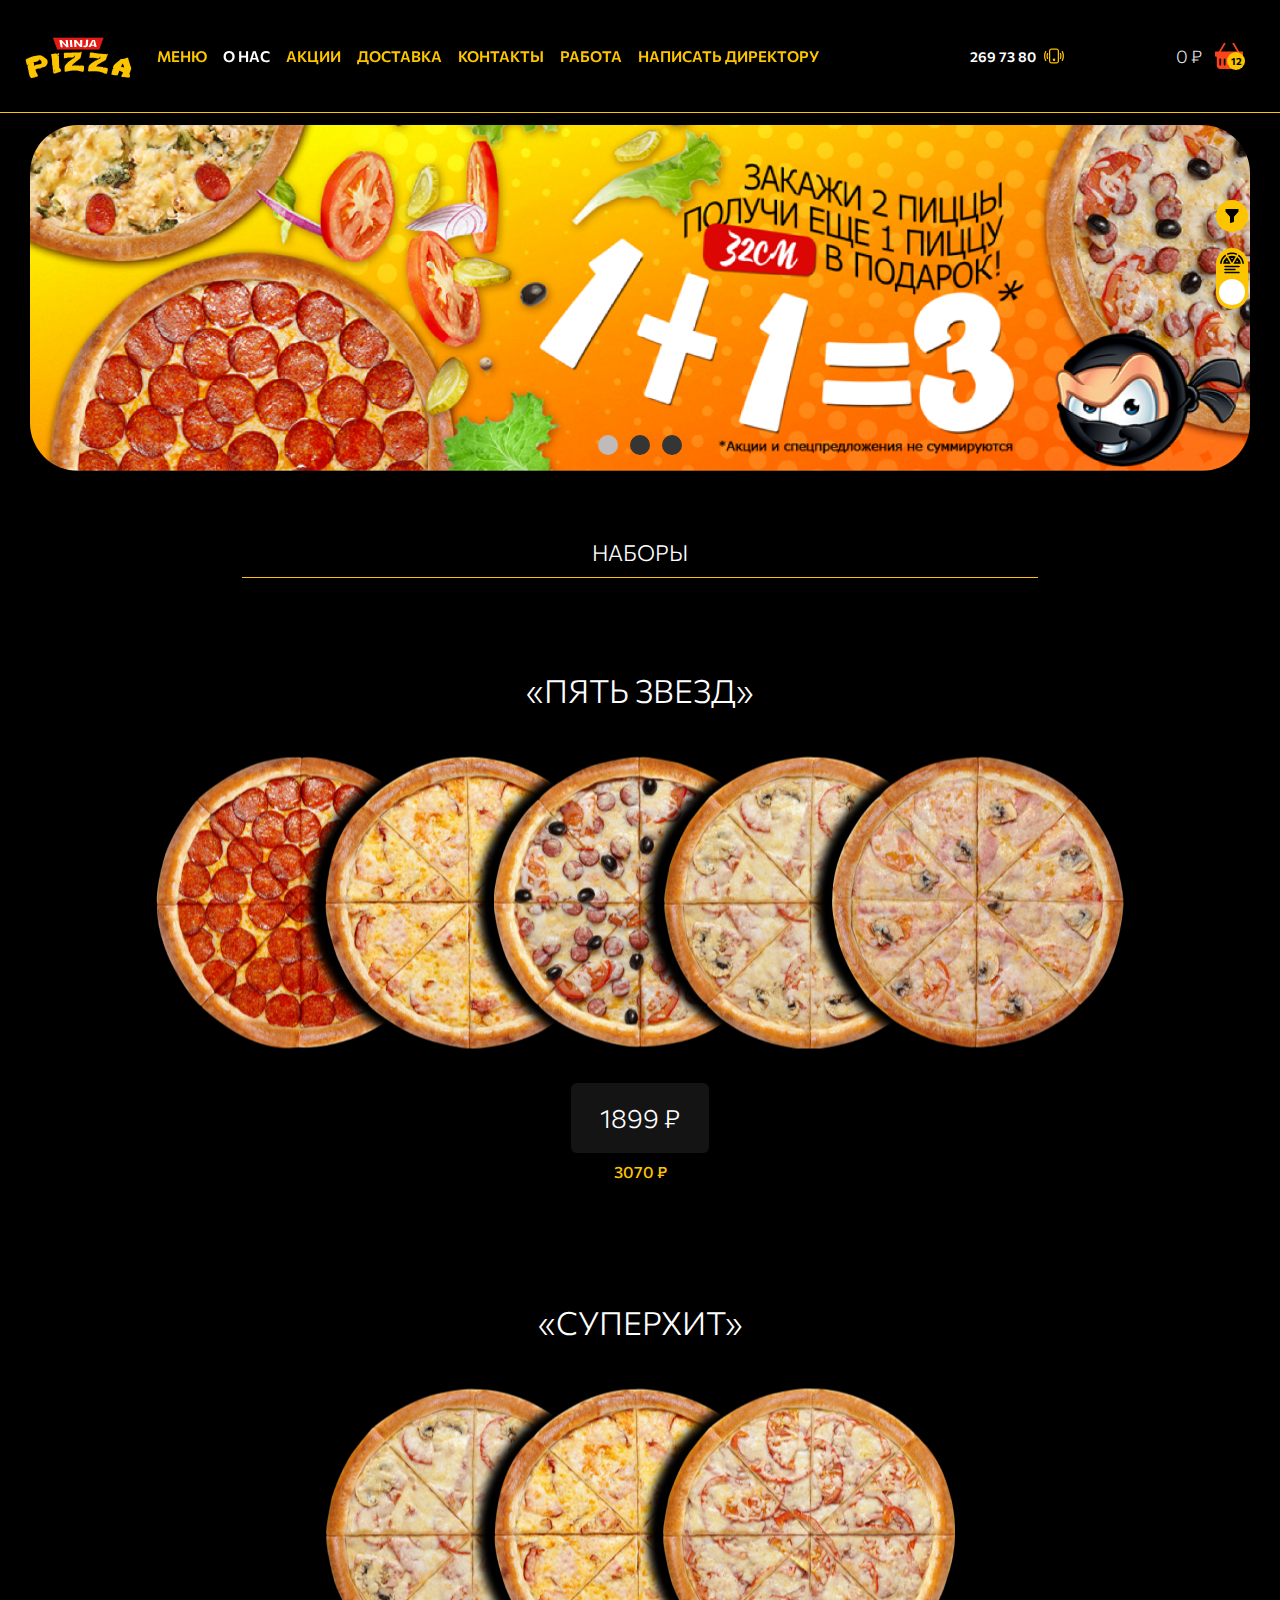
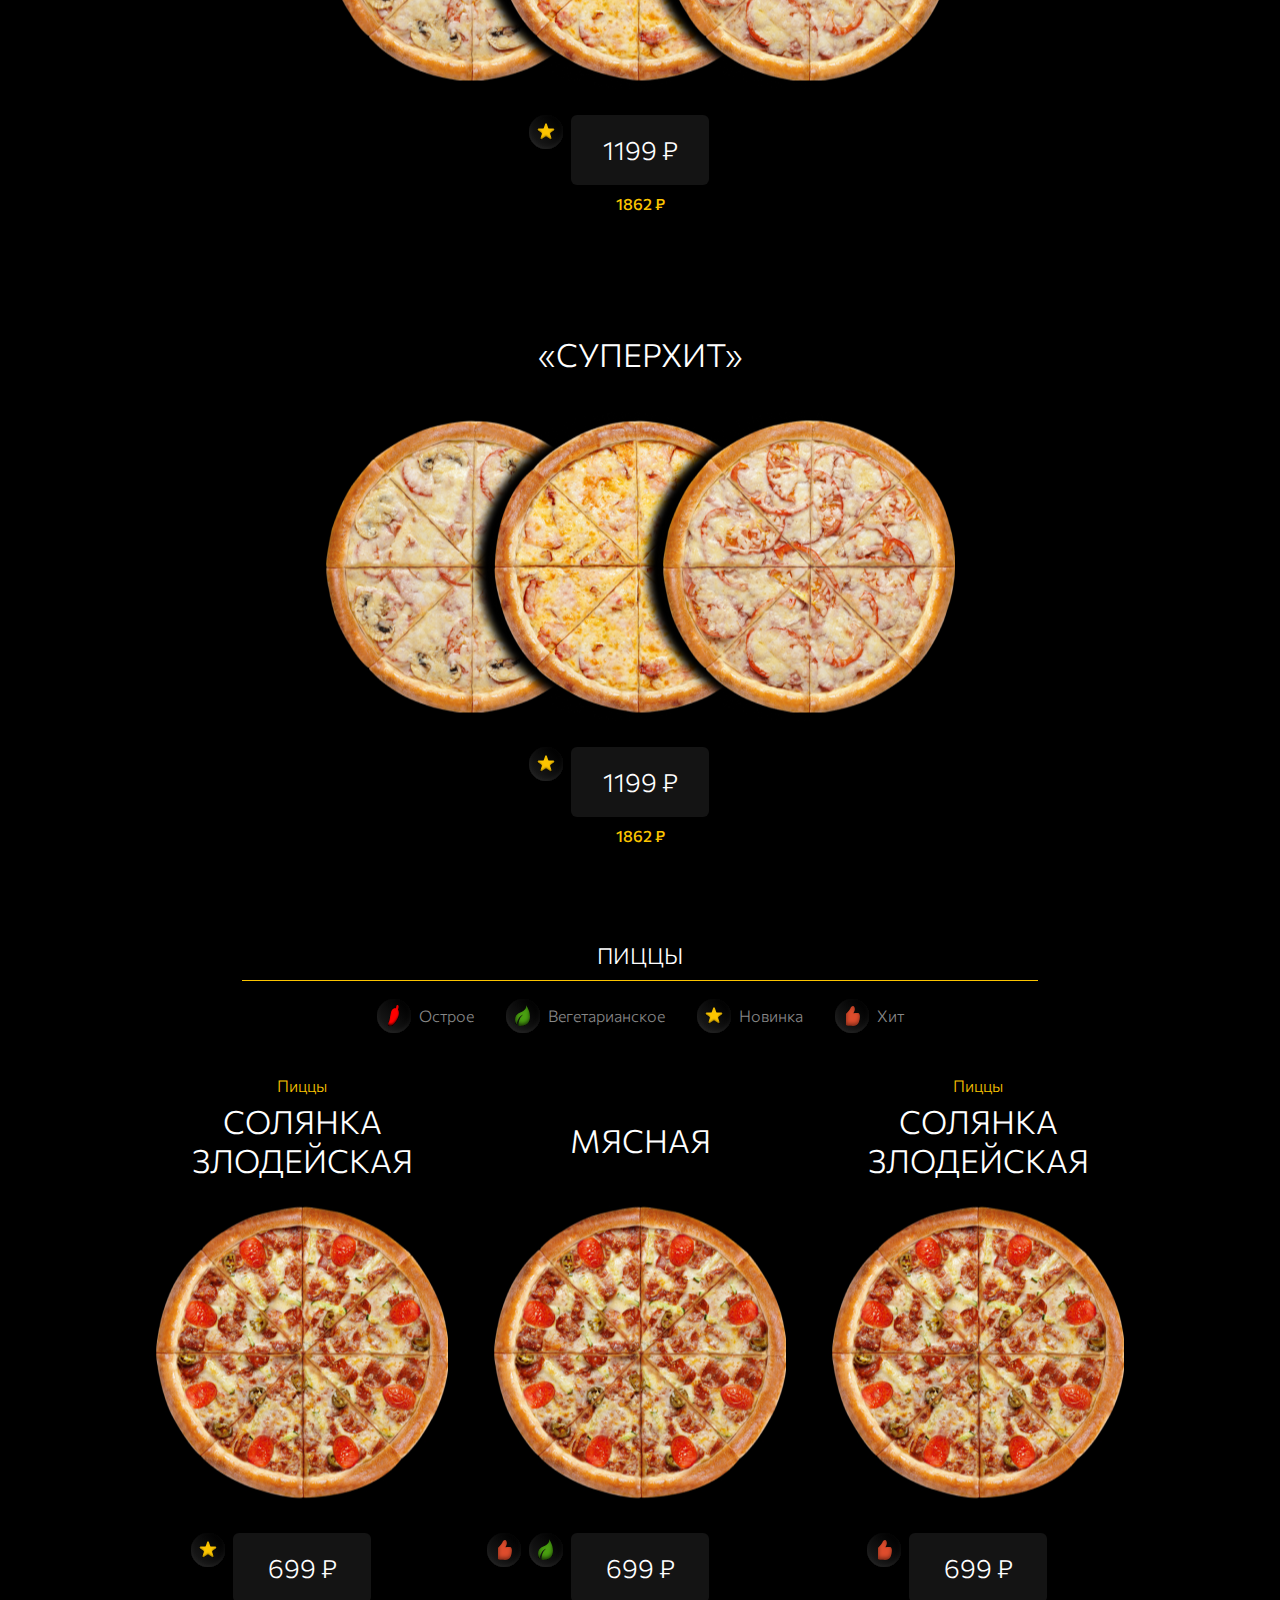
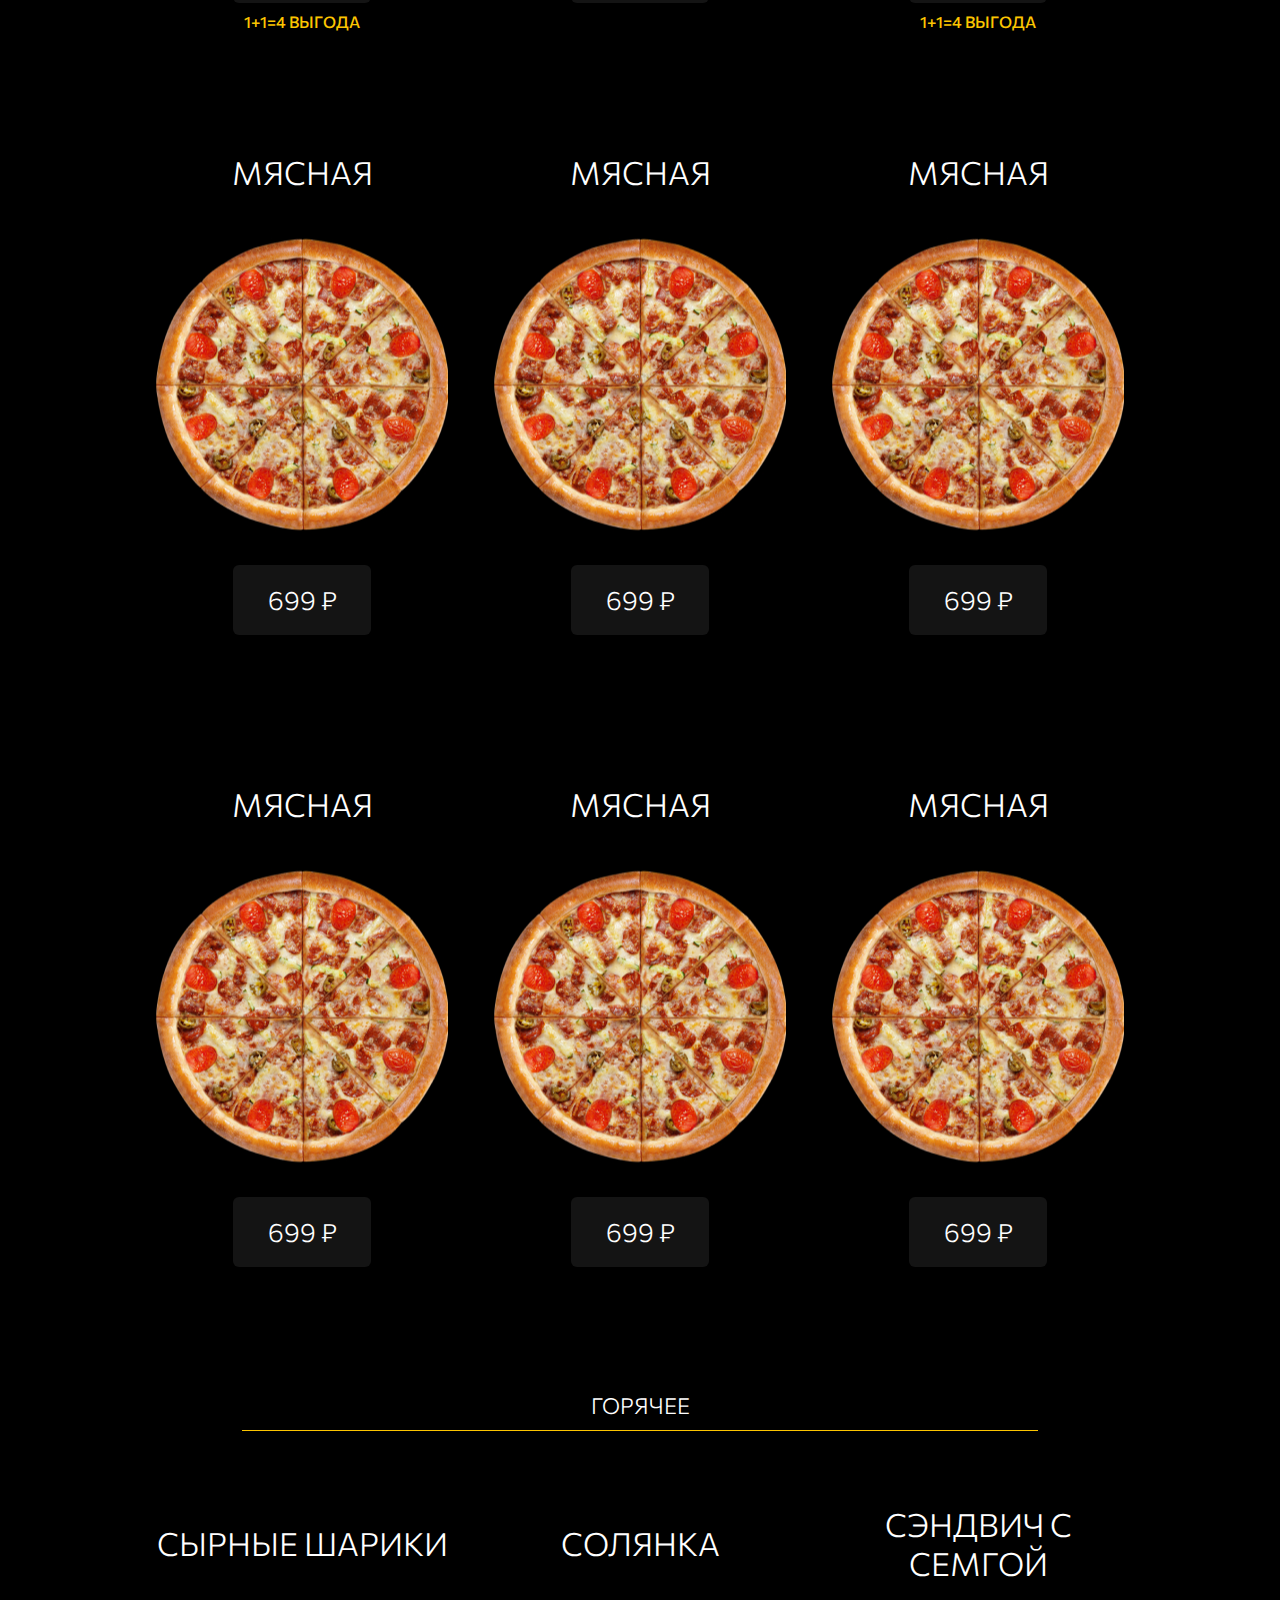
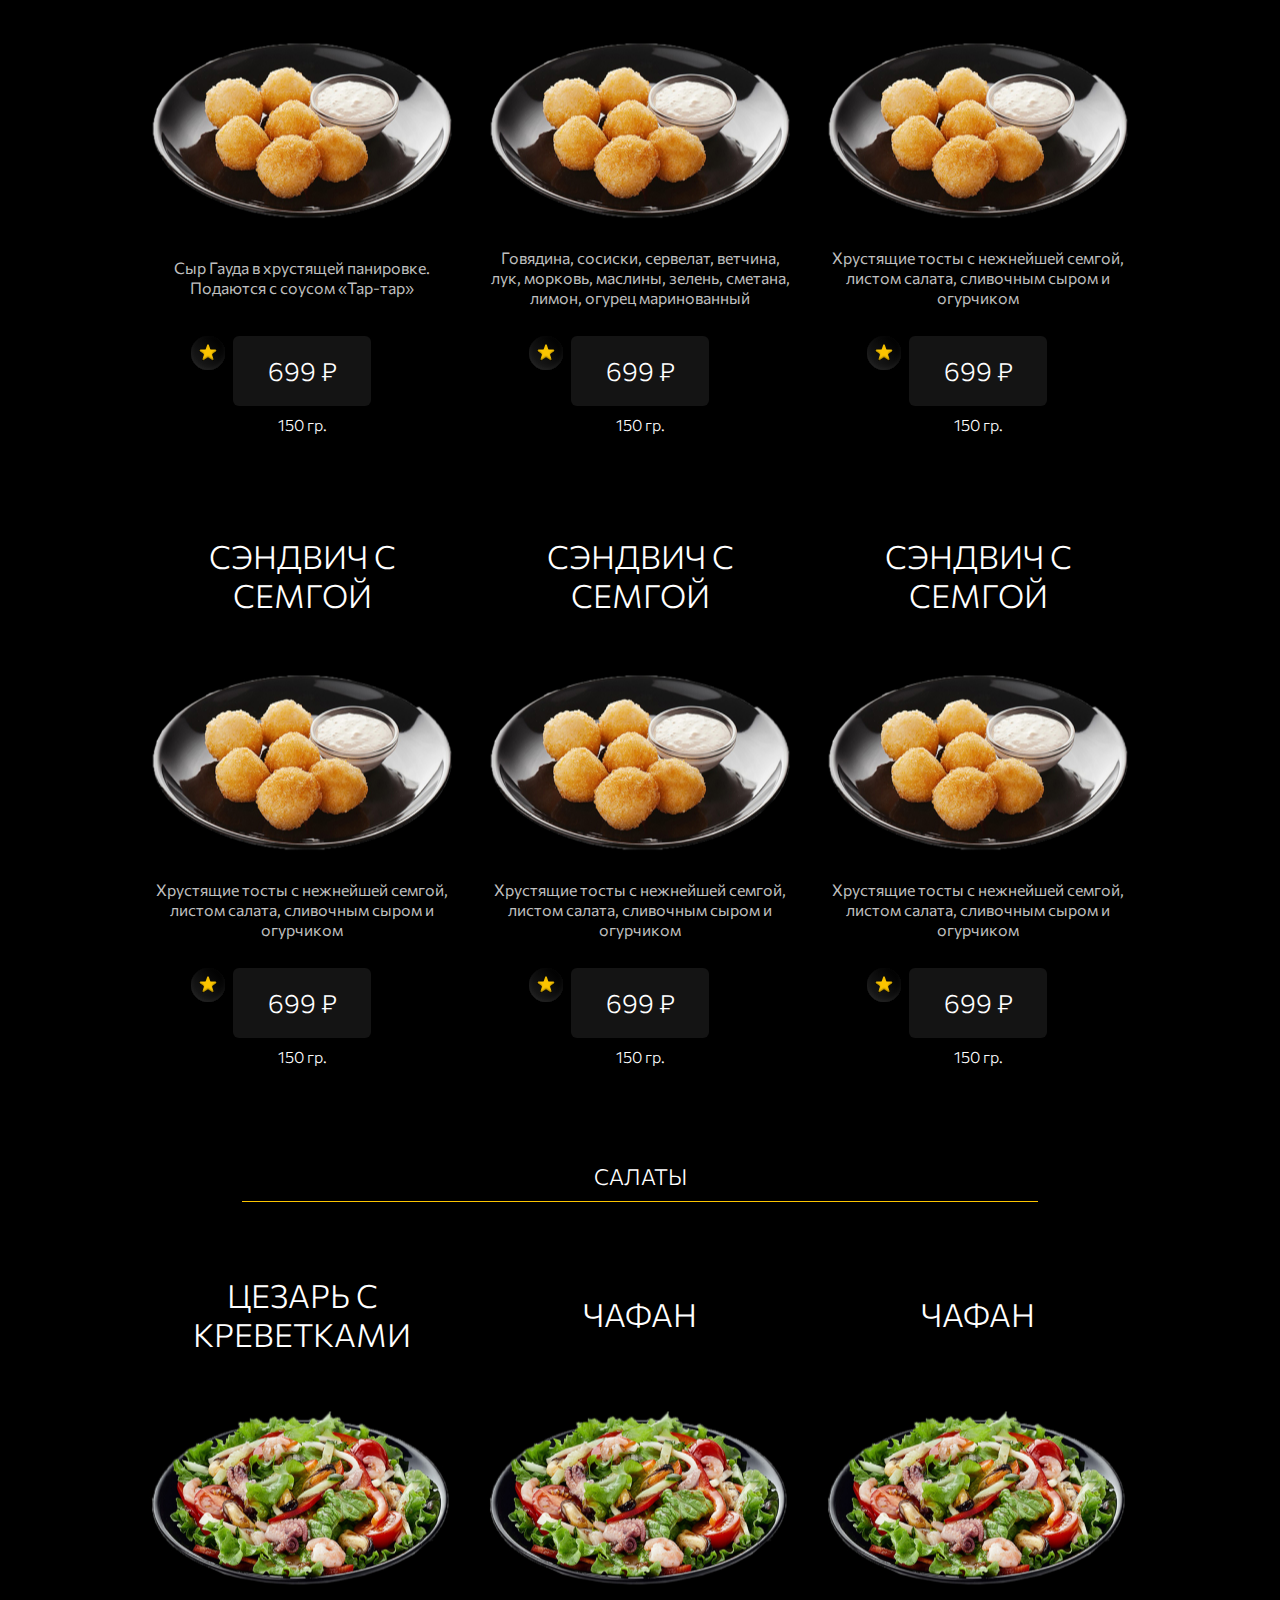
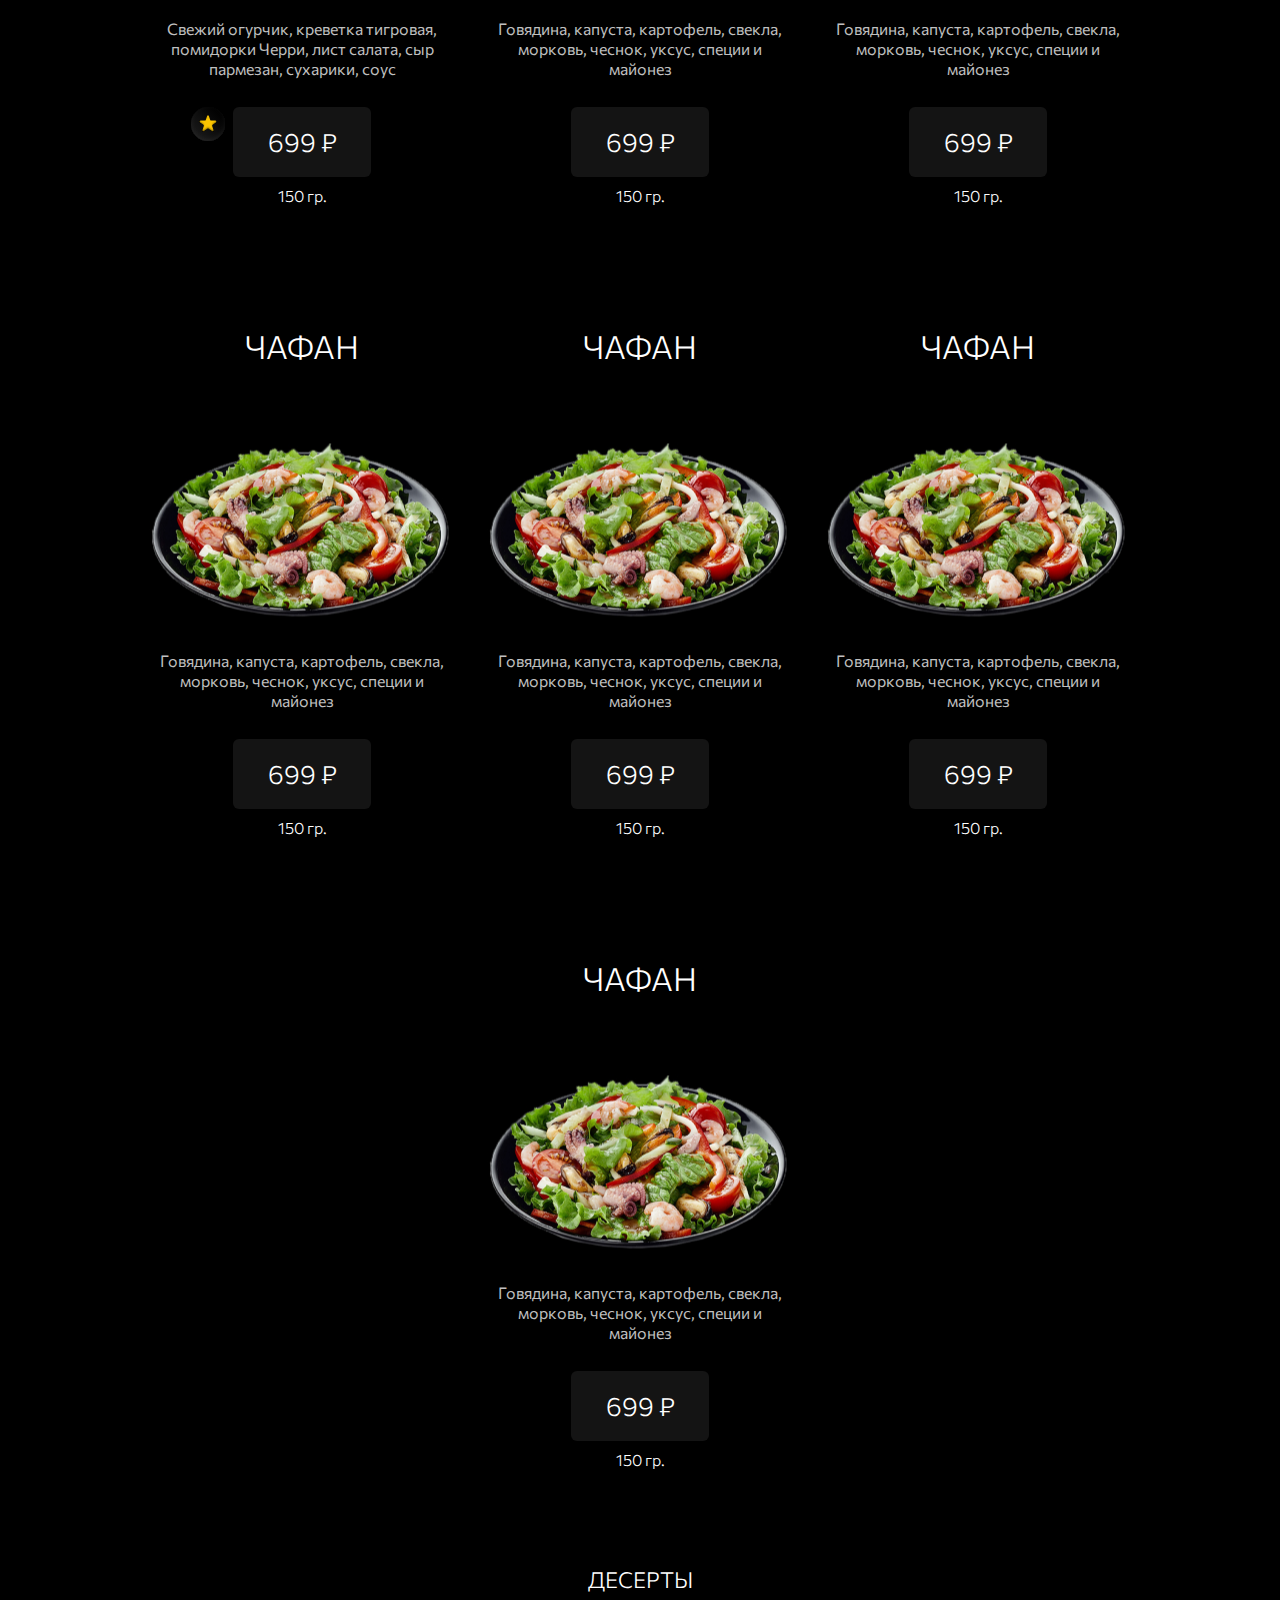
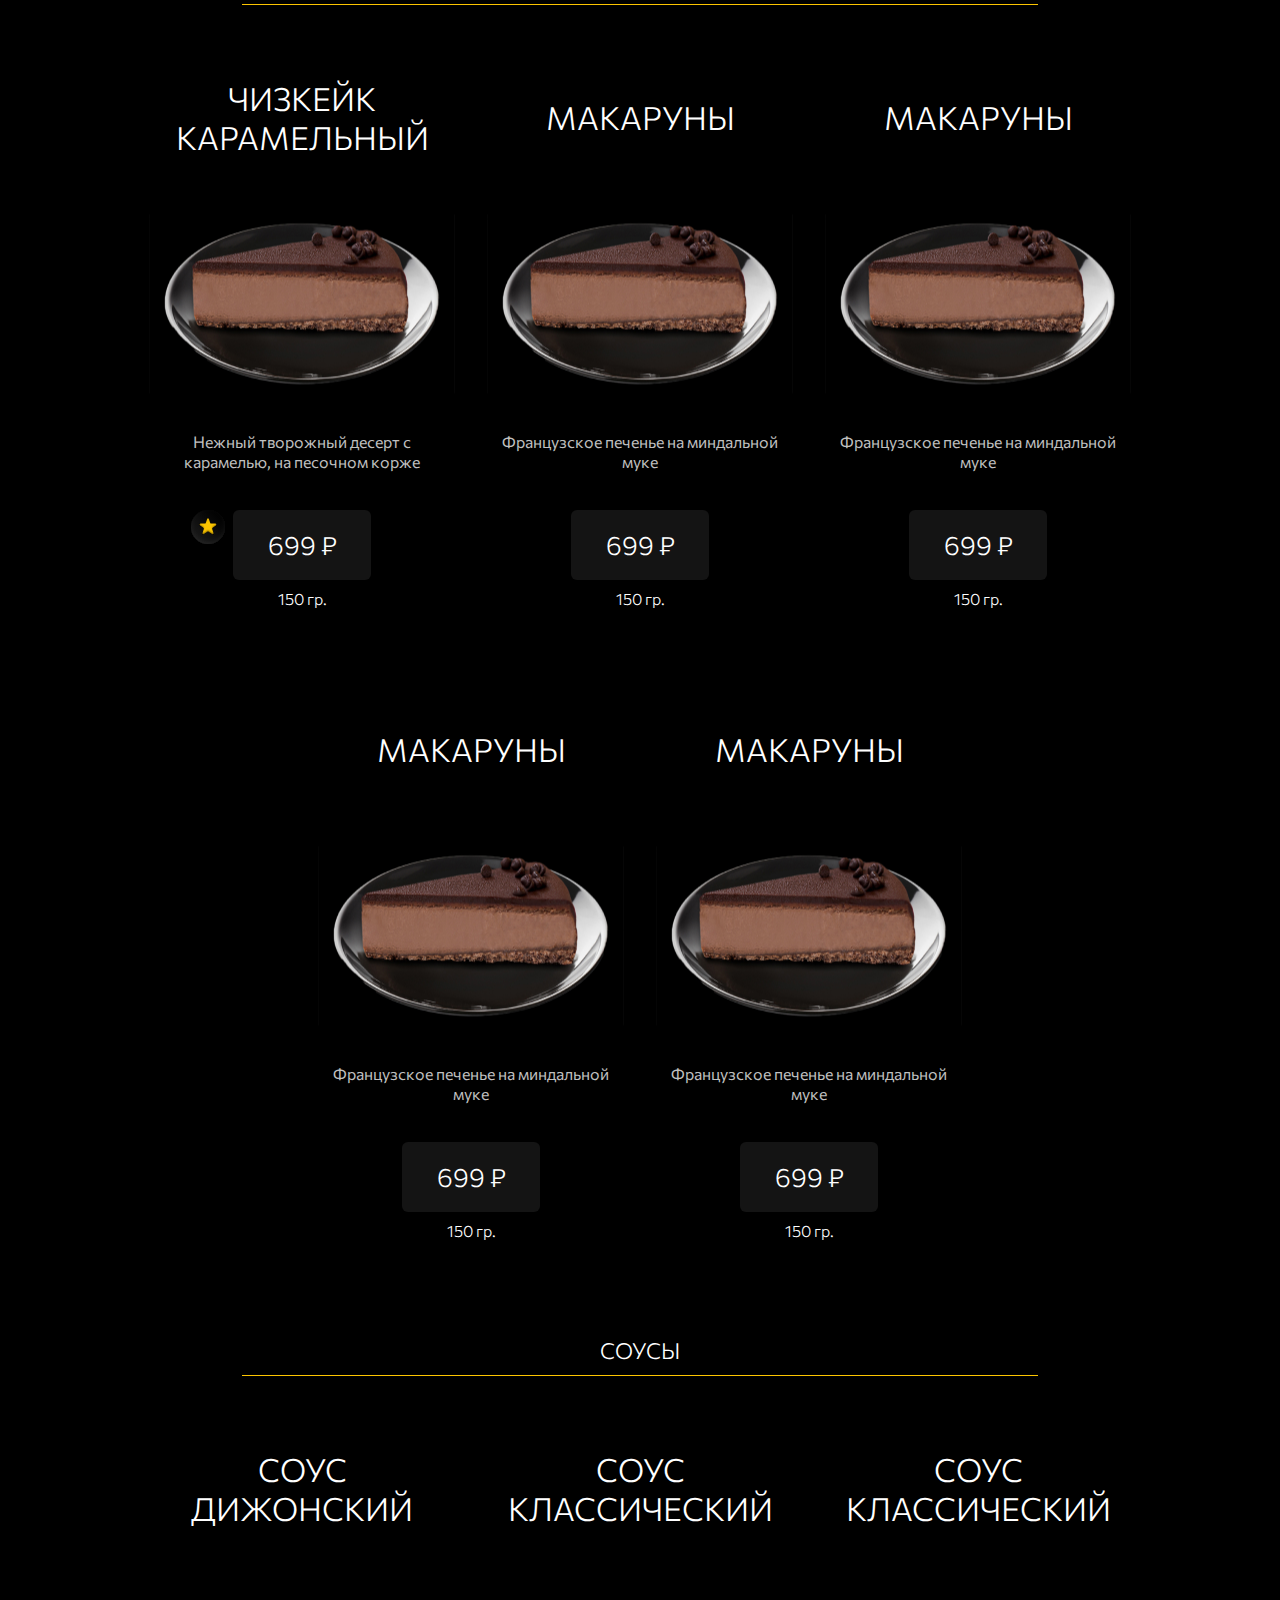
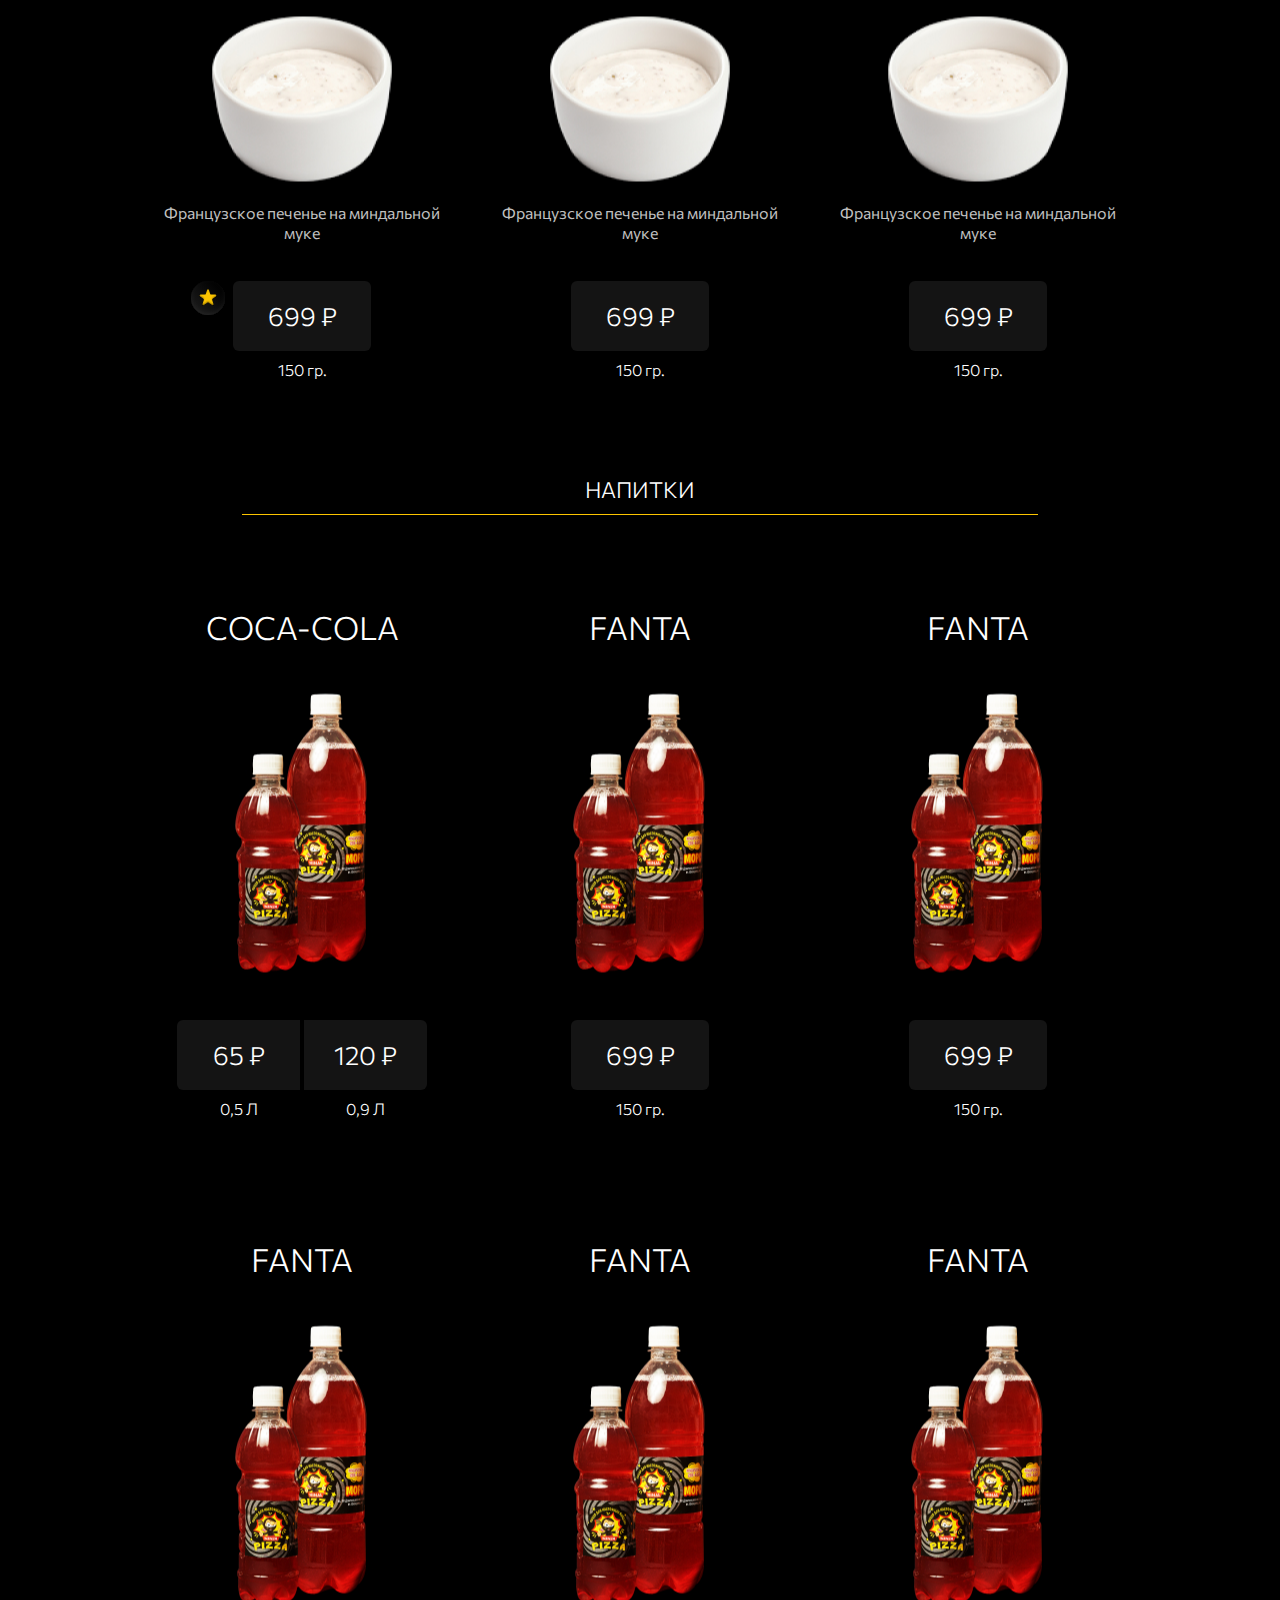
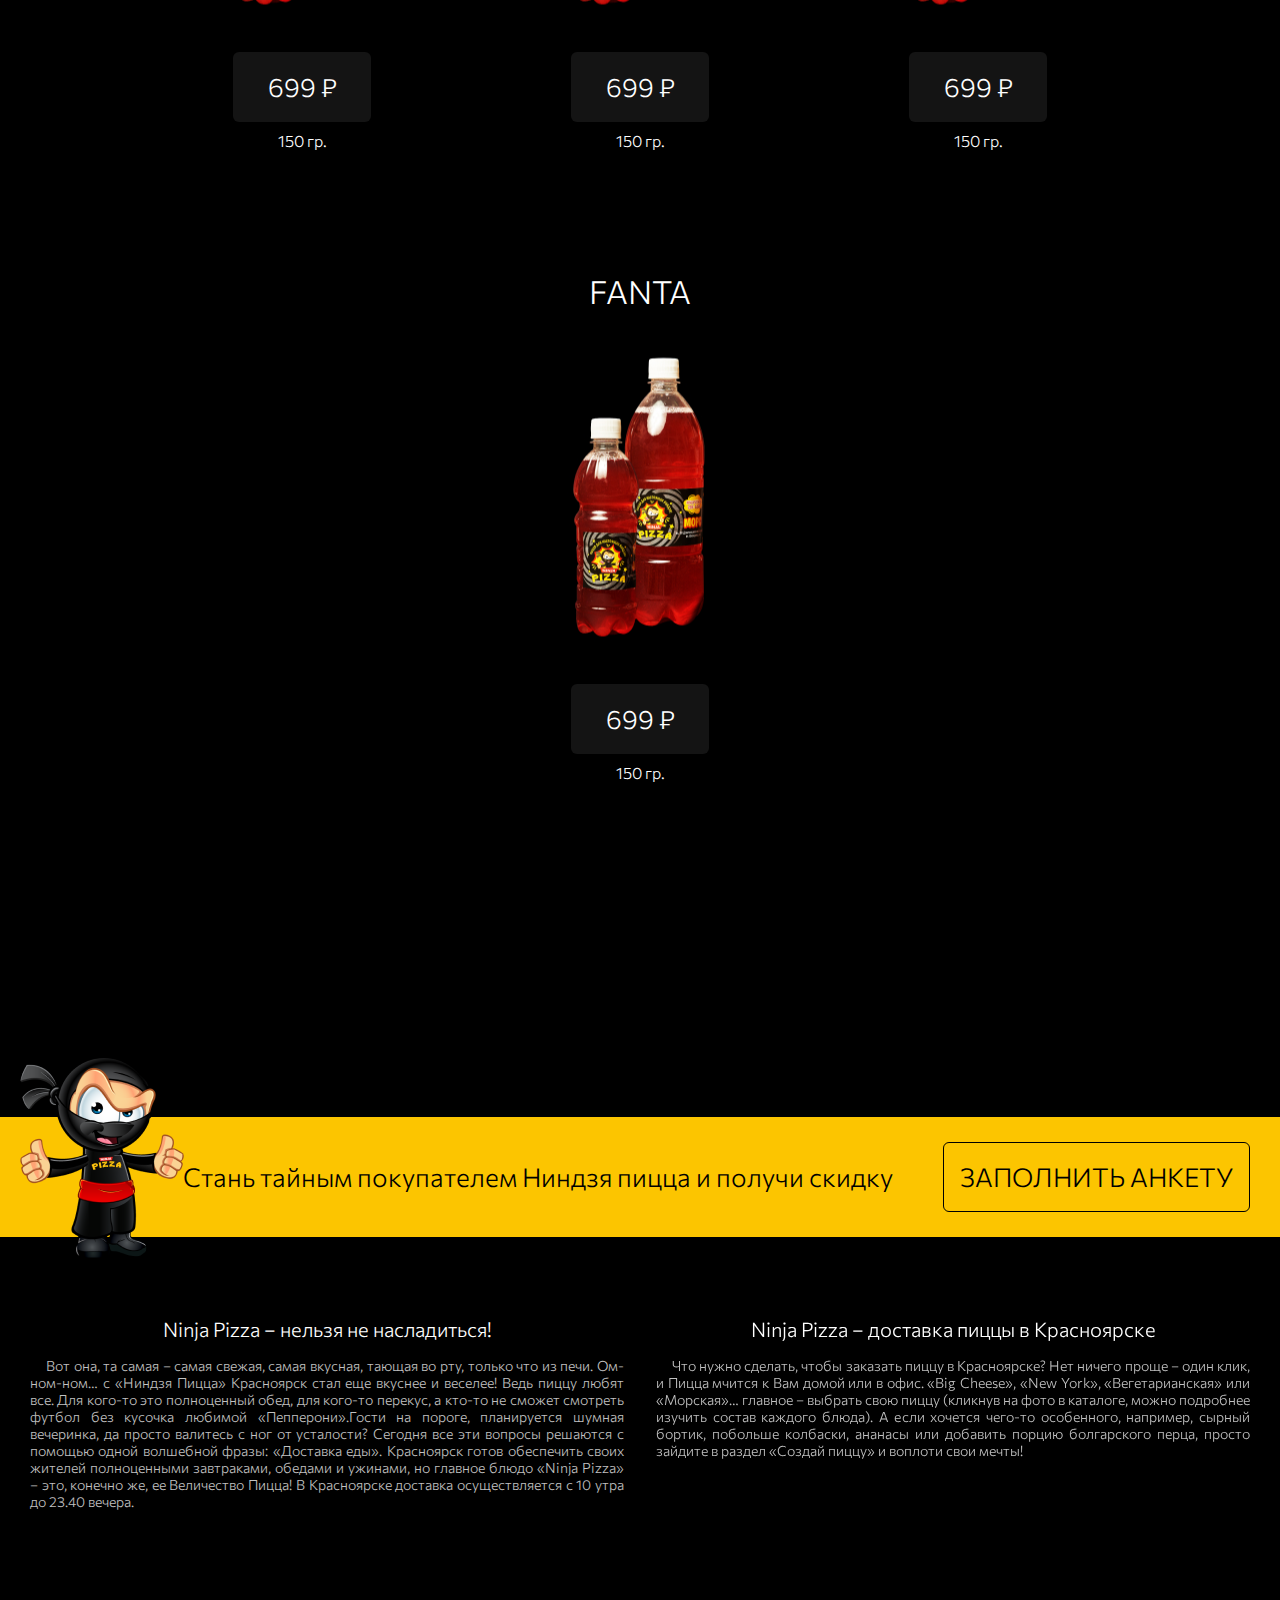
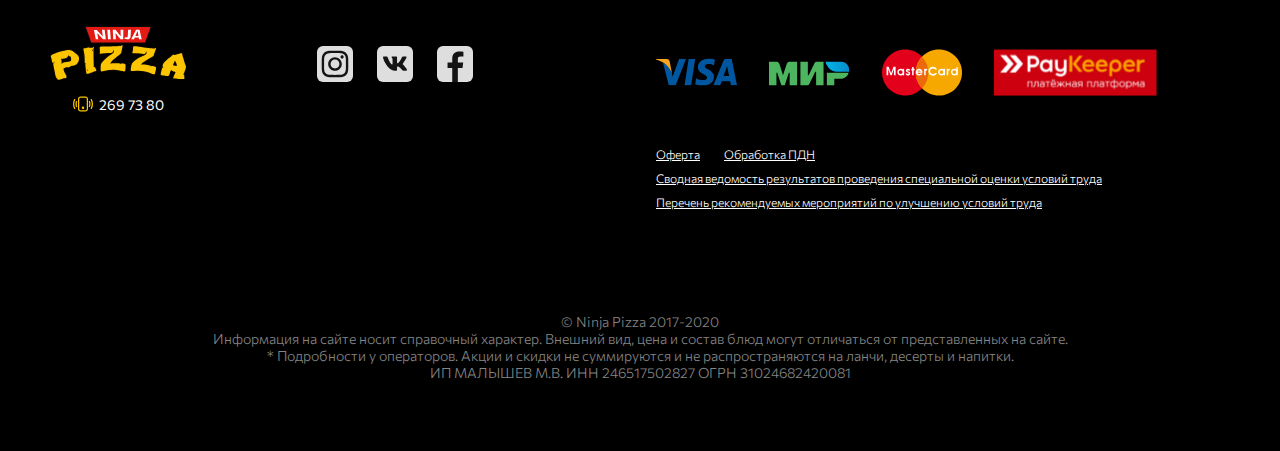
<file: home.html>
<!DOCTYPE html>
<html lang="en">

<head>
    <style>
        a {
            color: #fff;
        }
        button {
            background-color: transparent;
        }
    </style>
    <meta charset="UTF-8">
    <meta name="viewport" content="width=device-width, initial-scale=1.0">
    <meta http-equiv="X-UA-Compatible" content="ie=edge">
    <title>Document</title>
<link href="./css/style-e78eee8a3d029b7e74bf.css" rel="stylesheet"></head>

<body data-spy="scroll" data-target="#navbar-example">

    <div class="wrapper">
        <div class="loader-wrap">
            <div class="loader">
                <img src="img/loader2.svg" alt="">
            </div>
        </div>
        <div class="header">
            <a href="https://ninjapizza.ru/" class="header-logo">
                <img src="img/logo.svg" alt="">
            </a>
            <div class="nav-wrap">
                <div class="nav-backdrop"></div>
                <div class="nav-scroll-container">
                    <div class="nav-container">
                        <div class="mobile-nav-header">
                            <a href="https://ninjapizza.ru/" class="header-logo mobile-header-logo">
                                <img src="img/logo.svg" alt="">
                            </a>
                            <div class="header-cart" data-toggle="modal" data-target="#modal-cart"> <!-- cart-empty для пустой корзины -->
                                <svg class="icon-cart icon-cart-empty" width="28" height="27" viewBox="0 0 28 27" fill="none" xmlns="http://www.w3.org/2000/svg">
                                    <path fill-rule="evenodd" clip-rule="evenodd" d="M10.0747 0.374466C10.1734 0.433513 10.2594 0.511408 10.3279 0.603702C10.3964 0.695995 10.446 0.800879 10.4739 0.912361C10.5019 1.02384 10.5076 1.13974 10.4908 1.25343C10.4739 1.36712 10.4348 1.47638 10.3757 1.57497L5.92025 9.00022H22.0798L17.6225 1.57497C17.5032 1.37585 17.4679 1.13751 17.5244 0.912377C17.5808 0.68724 17.7244 0.493747 17.9235 0.374466C18.1226 0.255185 18.361 0.219886 18.5861 0.276334C18.8112 0.332783 19.0047 0.476355 19.124 0.675466L24.1203 9.00022H26.25C26.7141 9.00022 27.1592 9.18459 27.4874 9.51278C27.8156 9.84097 28 10.2861 28 10.7502V12.5002C28 12.9643 27.8156 13.4095 27.4874 13.7377C27.1592 14.0658 26.7141 14.2502 26.25 14.2502V22.1252C26.25 23.2855 25.7891 24.3983 24.9686 25.2188C24.1481 26.0393 23.0353 26.5002 21.875 26.5002H6.125C4.96468 26.5002 3.85188 26.0393 3.03141 25.2188C2.21094 24.3983 1.75 23.2855 1.75 22.1252V14.2502C1.28587 14.2502 0.840752 14.0658 0.512563 13.7377C0.184374 13.4095 0 12.9643 0 12.5002V10.7502C0 10.2861 0.184374 9.84097 0.512563 9.51278C0.840752 9.18459 1.28587 9.00022 1.75 9.00022H3.87975L8.8725 0.675466C8.93155 0.576861 9.00944 0.490854 9.10174 0.422359C9.19403 0.353864 9.29891 0.304223 9.41039 0.276271C9.52188 0.248319 9.63777 0.242604 9.75147 0.259453C9.86516 0.276302 9.97442 0.315383 10.073 0.374466H10.0747ZM3.5 14.2502V22.1252C3.5 22.8214 3.77656 23.4891 4.26884 23.9814C4.76113 24.4737 5.42881 24.7502 6.125 24.7502H21.875C22.5712 24.7502 23.2389 24.4737 23.7312 23.9814C24.2234 23.4891 24.5 22.8214 24.5 22.1252V14.2502H3.5ZM1.75 10.7502V12.5002H26.25V10.7502H1.75ZM7 16.0002C7.23206 16.0002 7.45462 16.0924 7.61872 16.2565C7.78281 16.4206 7.875 16.6432 7.875 16.8752V22.1252C7.875 22.3573 7.78281 22.5798 7.61872 22.7439C7.45462 22.908 7.23206 23.0002 7 23.0002C6.76794 23.0002 6.54538 22.908 6.38128 22.7439C6.21719 22.5798 6.125 22.3573 6.125 22.1252V16.8752C6.125 16.6432 6.21719 16.4206 6.38128 16.2565C6.54538 16.0924 6.76794 16.0002 7 16.0002ZM10.5 16.0002C10.7321 16.0002 10.9546 16.0924 11.1187 16.2565C11.2828 16.4206 11.375 16.6432 11.375 16.8752V22.1252C11.375 22.3573 11.2828 22.5798 11.1187 22.7439C10.9546 22.908 10.7321 23.0002 10.5 23.0002C10.2679 23.0002 10.0454 22.908 9.88128 22.7439C9.71719 22.5798 9.625 22.3573 9.625 22.1252V16.8752C9.625 16.6432 9.71719 16.4206 9.88128 16.2565C10.0454 16.0924 10.2679 16.0002 10.5 16.0002ZM14 16.0002C14.2321 16.0002 14.4546 16.0924 14.6187 16.2565C14.7828 16.4206 14.875 16.6432 14.875 16.8752V22.1252C14.875 22.3573 14.7828 22.5798 14.6187 22.7439C14.4546 22.908 14.2321 23.0002 14 23.0002C13.7679 23.0002 13.5454 22.908 13.3813 22.7439C13.2172 22.5798 13.125 22.3573 13.125 22.1252V16.8752C13.125 16.6432 13.2172 16.4206 13.3813 16.2565C13.5454 16.0924 13.7679 16.0002 14 16.0002ZM17.5 16.0002C17.7321 16.0002 17.9546 16.0924 18.1187 16.2565C18.2828 16.4206 18.375 16.6432 18.375 16.8752V22.1252C18.375 22.3573 18.2828 22.5798 18.1187 22.7439C17.9546 22.908 17.7321 23.0002 17.5 23.0002C17.2679 23.0002 17.0454 22.908 16.8813 22.7439C16.7172 22.5798 16.625 22.3573 16.625 22.1252V16.8752C16.625 16.6432 16.7172 16.4206 16.8813 16.2565C17.0454 16.0924 17.2679 16.0002 17.5 16.0002ZM21 16.0002C21.2321 16.0002 21.4546 16.0924 21.6187 16.2565C21.7828 16.4206 21.875 16.6432 21.875 16.8752V22.1252C21.875 22.3573 21.7828 22.5798 21.6187 22.7439C21.4546 22.908 21.2321 23.0002 21 23.0002C20.7679 23.0002 20.5454 22.908 20.3813 22.7439C20.2172 22.5798 20.125 22.3573 20.125 22.1252V16.8752C20.125 16.6432 20.2172 16.4206 20.3813 16.2565C20.5454 16.0924 20.7679 16.0002 21 16.0002Z" fill="#F9451D"/>
                                </svg>
                                <svg class="icon-cart icon-cart-full" width="28" height="27" viewBox="0 0 28 27" fill="none" xmlns="http://www.w3.org/2000/svg">
                                    <path fill-rule="evenodd" clip-rule="evenodd" d="M8.87425 0.5924C8.99353 0.39329 9.18702 0.249719 9.41216 0.19327C9.6373 0.136822 9.87564 0.172121 10.0747 0.291401C10.2739 0.410682 10.4174 0.604173 10.4739 0.829309C10.5303 1.05445 10.495 1.29278 10.3757 1.49189L5.92025 8.9171H22.0798L17.6225 1.49189C17.5032 1.29278 17.4679 1.05445 17.5244 0.829309C17.5808 0.604173 17.7244 0.410682 17.9235 0.291401C18.1226 0.172121 18.361 0.136822 18.5861 0.19327C18.8112 0.249719 19.0047 0.39329 19.124 0.5924L24.1203 8.9171H27.125C27.3571 8.9171 27.5796 9.00929 27.7437 9.17338C27.9078 9.33747 28 9.56003 28 9.79209V13.2921C28 13.5241 27.9078 13.7467 27.7437 13.9108C27.5796 14.0749 27.3571 14.1671 27.125 14.1671H26.25V22.917C26.25 23.8453 25.8813 24.7355 25.2249 25.3919C24.5685 26.0482 23.6783 26.417 22.75 26.417H5.25C4.32174 26.417 3.4315 26.0482 2.77513 25.3919C2.11875 24.7355 1.75 23.8453 1.75 22.917V14.1671H0.875C0.642936 14.1671 0.420376 14.0749 0.256282 13.9108C0.0921872 13.7467 0 13.5241 0 13.2921V9.79209C0 9.56003 0.0921872 9.33747 0.256282 9.17338C0.420376 9.00929 0.642936 8.9171 0.875 8.9171H3.87975L8.8725 0.5924H8.87425ZM6.125 16.7921C6.125 16.56 6.03281 16.3374 5.86872 16.1733C5.70462 16.0092 5.48206 15.9171 5.25 15.9171C5.01794 15.9171 4.79538 16.0092 4.63128 16.1733C4.46719 16.3374 4.375 16.56 4.375 16.7921V22.042C4.375 22.2741 4.46719 22.4966 4.63128 22.6607C4.79538 22.8248 5.01794 22.917 5.25 22.917C5.48206 22.917 5.70462 22.8248 5.86872 22.6607C6.03281 22.4966 6.125 22.2741 6.125 22.042V16.7921ZM10.5 16.7921C10.5 16.56 10.4078 16.3374 10.2437 16.1733C10.0796 16.0092 9.85706 15.9171 9.625 15.9171C9.39294 15.9171 9.17038 16.0092 9.00628 16.1733C8.84219 16.3374 8.75 16.56 8.75 16.7921V22.042C8.75 22.2741 8.84219 22.4966 9.00628 22.6607C9.17038 22.8248 9.39294 22.917 9.625 22.917C9.85706 22.917 10.0796 22.8248 10.2437 22.6607C10.4078 22.4966 10.5 22.2741 10.5 22.042V16.7921ZM14.875 16.7921C14.875 16.56 14.7828 16.3374 14.6187 16.1733C14.4546 16.0092 14.2321 15.9171 14 15.9171C13.7679 15.9171 13.5454 16.0092 13.3813 16.1733C13.2172 16.3374 13.125 16.56 13.125 16.7921V22.042C13.125 22.2741 13.2172 22.4966 13.3813 22.6607C13.5454 22.8248 13.7679 22.917 14 22.917C14.2321 22.917 14.4546 22.8248 14.6187 22.6607C14.7828 22.4966 14.875 22.2741 14.875 22.042V16.7921ZM19.25 16.7921C19.25 16.56 19.1578 16.3374 18.9937 16.1733C18.8296 16.0092 18.6071 15.9171 18.375 15.9171C18.1429 15.9171 17.9204 16.0092 17.7563 16.1733C17.5922 16.3374 17.5 16.56 17.5 16.7921V22.042C17.5 22.2741 17.5922 22.4966 17.7563 22.6607C17.9204 22.8248 18.1429 22.917 18.375 22.917C18.6071 22.917 18.8296 22.8248 18.9937 22.6607C19.1578 22.4966 19.25 22.2741 19.25 22.042V16.7921ZM23.625 16.7921C23.625 16.56 23.5328 16.3374 23.3687 16.1733C23.2046 16.0092 22.9821 15.9171 22.75 15.9171C22.5179 15.9171 22.2954 16.0092 22.1313 16.1733C21.9672 16.3374 21.875 16.56 21.875 16.7921V22.042C21.875 22.2741 21.9672 22.4966 22.1313 22.6607C22.2954 22.8248 22.5179 22.917 22.75 22.917C22.9821 22.917 23.2046 22.8248 23.3687 22.6607C23.5328 22.4966 23.625 22.2741 23.625 22.042V16.7921Z" fill="#F9451D"/>
                                </svg>
                                <div class="header-cart__count">
                                    <span class="header-cart__count__text">12</span>
                                    <svg class="icon-cart-arrow" width="12" height="10" viewBox="0 0 12 10" fill="none" xmlns="http://www.w3.org/2000/svg">
                                        <path d="M1.94932 5L10.0493 5" stroke="#2C2C2C" stroke-width="2" stroke-linecap="round" stroke-linejoin="round"/>
                                        <path d="M10.0493 5.00039L7.01182 1.96289" stroke="#2C2C2C" stroke-width="2" stroke-linecap="round" stroke-linejoin="round"/>
                                        <path d="M10.0493 5L7.01182 8.0375" stroke="#2C2C2C" stroke-width="2" stroke-linecap="round" stroke-linejoin="round"/>
                                    </svg>    
                                </div>
                                <span class="cart-text cart-price">0 &#8381;</span> 
                                <span class="cart-text cart-checkout">Оформить</span>
                            </div>
                            <div class="mobile-nav-close">
                                <svg width="18" height="18" viewBox="0 0 18 18" fill="none" xmlns="http://www.w3.org/2000/svg">
                                    <path d="M17 1L1 17M1 1L17 17" stroke="white" stroke-width="2" stroke-linecap="round"/>
                                </svg>    
                            </div>
                        </div>
                        <div class="mobile-nav-action">
                            <div class="mobile-nav-action__title">Доставка пиццы в Красноярске</div>
                            <div class="mobile-nav-phone">
                                <a href="#" class="header-link header-link--phone">
                                    <span class="header-link__bold">269 73 80</span>
                                    <svg width="20" height="16" viewBox="0 0 20 16" fill="none" xmlns="http://www.w3.org/2000/svg">
                                        <path fill-rule="evenodd" clip-rule="evenodd" d="M12.5 1.75H7.5C7.16848 1.75 6.85054 1.8817 6.61612 2.11612C6.3817 2.35054 6.25 2.66848 6.25 3V13C6.25 13.3315 6.3817 13.6495 6.61612 13.8839C6.85054 14.1183 7.16848 14.25 7.5 14.25H12.5C12.8315 14.25 13.1495 14.1183 13.3839 13.8839C13.6183 13.6495 13.75 13.3315 13.75 13V3C13.75 2.66848 13.6183 2.35054 13.3839 2.11612C13.1495 1.8817 12.8315 1.75 12.5 1.75ZM7.5 0.5C6.83696 0.5 6.20107 0.763392 5.73223 1.23223C5.26339 1.70107 5 2.33696 5 3V13C5 13.663 5.26339 14.2989 5.73223 14.7678C6.20107 15.2366 6.83696 15.5 7.5 15.5H12.5C13.163 15.5 13.7989 15.2366 14.2678 14.7678C14.7366 14.2989 15 13.663 15 13V3C15 2.33696 14.7366 1.70107 14.2678 1.23223C13.7989 0.763392 13.163 0.5 12.5 0.5H7.5Z" fill="#FCC500"/>
                                        <path fill-rule="evenodd" clip-rule="evenodd" d="M10 13.0002C10.3315 13.0002 10.6495 12.8685 10.8839 12.6341C11.1183 12.3997 11.25 12.0817 11.25 11.7502C11.25 11.4187 11.1183 11.1007 10.8839 10.8663C10.6495 10.6319 10.3315 10.5002 10 10.5002C9.66849 10.5002 9.35055 10.6319 9.11613 10.8663C8.88171 11.1007 8.75001 11.4187 8.75001 11.7502C8.75001 12.0817 8.88171 12.3997 9.11613 12.6341C9.35055 12.8685 9.66849 13.0002 10 13.0002ZM1.99876 3.0727C2.07133 3.1111 2.13562 3.16342 2.18797 3.22667C2.24031 3.28992 2.27968 3.36287 2.30382 3.44134C2.32797 3.51981 2.33642 3.60227 2.32869 3.684C2.32095 3.76574 2.29719 3.84515 2.25876 3.9177C1.59407 5.1757 1.24772 6.5774 1.25001 8.0002C1.25001 9.4752 1.61501 10.8652 2.25876 12.0827C2.33634 12.2292 2.35252 12.4006 2.30377 12.559C2.25501 12.7175 2.14529 12.8501 1.99876 12.9277C1.85223 13.0053 1.68088 13.0215 1.52241 12.9727C1.36394 12.9239 1.23134 12.8142 1.15376 12.6677C0.39379 11.2294 -0.00233444 9.62691 1.03493e-05 8.0002C1.03493e-05 6.31645 0.41751 4.72645 1.15376 3.3327C1.19216 3.26013 1.24448 3.19584 1.30773 3.1435C1.37098 3.09115 1.44392 3.05178 1.52239 3.02764C1.60087 3.00349 1.68332 2.99505 1.76506 3.00278C1.8468 3.01051 1.92621 3.03427 1.99876 3.0727ZM18.0013 3.0727C18.0738 3.03427 18.1532 3.01051 18.235 3.00278C18.3167 2.99505 18.3992 3.00349 18.4776 3.02764C18.5561 3.05178 18.629 3.09115 18.6923 3.1435C18.7555 3.19584 18.8079 3.26013 18.8463 3.3327C19.6063 4.77096 20.0024 6.37349 20 8.0002C20.0024 9.62691 19.6063 11.2294 18.8463 12.6677C18.7687 12.8142 18.6361 12.9239 18.4776 12.9727C18.3191 13.0215 18.1478 13.0053 18.0013 12.9277C17.8547 12.8501 17.745 12.7175 17.6963 12.559C17.6475 12.4006 17.6637 12.2292 17.7413 12.0827C18.406 10.8247 18.7523 9.42301 18.75 8.0002C18.75 6.5252 18.385 5.1352 17.7413 3.9177C17.7028 3.84515 17.6791 3.76574 17.6713 3.684C17.6636 3.60227 17.6721 3.51981 17.6962 3.44134C17.7203 3.36287 17.7597 3.28992 17.8121 3.22667C17.8644 3.16342 17.9287 3.1111 18.0013 3.0727ZM3.82126 4.9177C3.89778 4.94754 3.96768 4.99217 4.02694 5.04904C4.08621 5.1059 4.13368 5.17389 4.16665 5.24912C4.19962 5.32435 4.21744 5.40534 4.21909 5.48746C4.22074 5.56957 4.20618 5.65121 4.17626 5.7277C3.89368 6.45199 3.74911 7.22275 3.75001 8.0002C3.75001 8.8027 3.90001 9.56895 4.17501 10.2727C4.20989 10.35 4.22869 10.4335 4.23028 10.5182C4.23186 10.603 4.21618 10.6872 4.18421 10.7657C4.15223 10.8442 4.10463 10.9153 4.04428 10.9749C3.98394 11.0344 3.91211 11.081 3.83318 11.1119C3.75425 11.1428 3.66986 11.1573 3.58514 11.1546C3.50043 11.1518 3.41715 11.1319 3.34039 11.0959C3.26362 11.06 3.19497 11.0088 3.1386 10.9455C3.08224 10.8822 3.03934 10.8081 3.01251 10.7277C2.67309 9.85845 2.49927 8.93337 2.50001 8.0002C2.50001 7.03895 2.68126 6.11895 3.01251 5.2727C3.07278 5.11846 3.1918 4.99444 3.34344 4.92788C3.49507 4.86132 3.66693 4.85766 3.82126 4.9177ZM16.1788 4.9177C16.2553 4.88778 16.3369 4.87323 16.419 4.87488C16.5011 4.87652 16.5821 4.89434 16.6573 4.92731C16.7326 4.96028 16.8006 5.00776 16.8574 5.06702C16.9143 5.12629 16.9589 5.19618 16.9888 5.2727C17.3188 6.11895 17.5 7.03895 17.5 8.0002C17.5 8.96145 17.3188 9.88145 16.9875 10.7277C16.9216 10.8737 16.8021 10.9889 16.6537 11.0493C16.5053 11.1098 16.3393 11.1109 16.1901 11.0525C16.0409 10.9941 15.9198 10.8806 15.8518 10.7355C15.7839 10.5904 15.7743 10.4247 15.825 10.2727C16.1 9.56895 16.25 8.8027 16.25 8.0002C16.25 7.1977 16.1 6.43145 15.825 5.7277C15.7645 5.57338 15.7678 5.40134 15.8341 5.24944C15.9005 5.09753 16.0244 4.97821 16.1788 4.9177Z" fill="#FCC500"/>
                                    </svg>
                                </a>
                                <div class="mobile-nav-call-me">ПОЗВОНИТЕ МНЕ</div>
                            </div>
                            <ul class="mobile-nav-social">
                                <li>
                                    <a href="#">
                                        <svg width="28" height="28" viewBox="0 0 28 28" fill="none" xmlns="http://www.w3.org/2000/svg">
                                            <path d="M13.9979 0.706543C10.3887 0.706543 9.9357 0.722329 8.51812 0.786858C7.10331 0.851663 6.13758 1.07571 5.29257 1.40445C4.41849 1.74398 3.67703 2.19818 2.93834 2.93735C2.19909 3.67624 1.74502 4.4179 1.40447 5.29195C1.07499 6.13746 0.850727 7.10373 0.787047 8.51837C0.723643 9.93634 0.707031 10.3897 0.707031 14C0.707031 17.6103 0.72309 18.062 0.787324 19.4799C0.852389 20.8951 1.07638 21.8611 1.40475 22.7063C1.74447 23.5807 2.19854 24.3223 2.9375 25.0612C3.67592 25.8007 4.41738 26.256 5.29091 26.5955C6.13647 26.9242 7.10248 27.1483 8.51701 27.2131C9.93459 27.2776 10.3873 27.2934 13.9963 27.2934C17.6059 27.2934 18.0574 27.2776 19.475 27.2131C20.8898 27.1483 21.8567 26.9242 22.7022 26.5955C23.576 26.256 24.3164 25.8007 25.0548 25.0612C25.794 24.3223 26.2481 23.5807 26.5887 22.7066C26.9154 21.8611 27.1396 20.8948 27.2061 19.4802C27.2698 18.0622 27.2864 17.6103 27.2864 14C27.2864 10.3897 27.2698 9.93662 27.2061 8.51865C27.1396 7.10345 26.9154 6.13746 26.5887 5.29222C26.2481 4.4179 25.794 3.67624 25.0548 2.93735C24.3155 2.1979 23.5763 1.74371 22.7014 1.40445C21.8542 1.07571 20.8879 0.851663 19.4731 0.786858C18.0555 0.722329 17.6042 0.706543 13.9938 0.706543H13.9979ZM12.8057 3.10213C13.1596 3.10158 13.5544 3.10213 13.9979 3.10213C17.5463 3.10213 17.9669 3.11487 19.3681 3.17857C20.6639 3.23783 21.3671 3.45441 21.8356 3.63636C22.4558 3.8773 22.898 4.16533 23.3628 4.6306C23.828 5.09587 24.1159 5.53898 24.3574 6.15934C24.5393 6.62738 24.7561 7.33083 24.815 8.62694C24.8787 10.0283 24.8925 10.4492 24.8925 13.9969C24.8925 17.5446 24.8787 17.9656 24.815 19.3669C24.7558 20.663 24.5393 21.3665 24.3574 21.8345C24.1165 22.4549 23.828 22.8966 23.3628 23.3616C22.8977 23.8269 22.4561 24.1149 21.8356 24.3558C21.3677 24.5386 20.6639 24.7546 19.3681 24.8139C17.9672 24.8776 17.5463 24.8915 13.9979 24.8915C10.4493 24.8915 10.0287 24.8776 8.62776 24.8139C7.332 24.7541 6.62875 24.5375 6.16001 24.3556C5.53982 24.1146 5.09682 23.8266 4.63168 23.3613C4.16653 22.8961 3.87859 22.454 3.63716 21.8334C3.45525 21.3654 3.23846 20.6619 3.17949 19.3658C3.11581 17.9645 3.10307 17.5435 3.10307 13.9936C3.10307 10.4437 3.11581 10.025 3.17949 8.62361C3.23874 7.3275 3.45525 6.62406 3.63716 6.15547C3.87804 5.53511 4.16653 5.09199 4.63168 4.62672C5.09682 4.16145 5.53982 3.87343 6.16001 3.63193C6.62847 3.44914 7.332 3.23313 8.62776 3.17358C9.85374 3.11819 10.3289 3.10158 12.8057 3.09881V3.10213ZM21.0919 5.30939C20.2115 5.30939 19.4972 6.02309 19.4972 6.90405C19.4972 7.78474 20.2115 8.49927 21.0919 8.49927C21.9724 8.49927 22.6867 7.78474 22.6867 6.90405C22.6867 6.02336 21.9724 5.30884 21.0919 5.30884V5.30939ZM13.9979 7.17324C10.2289 7.17324 7.17308 10.2299 7.17308 14C7.17308 17.7701 10.2289 20.8253 13.9979 20.8253C17.767 20.8253 20.8217 17.7701 20.8217 14C20.8217 10.2299 17.7667 7.17324 13.9977 7.17324H13.9979ZM13.9979 9.56883C16.4444 9.56883 18.4279 11.5526 18.4279 14C18.4279 16.4471 16.4444 18.4311 13.9979 18.4311C11.5512 18.4311 9.56801 16.4471 9.56801 14C9.56801 11.5526 11.5512 9.56883 13.9979 9.56883Z" fill="#141414"/>
                                        </svg>
                                    </a>
                                </li>
                                <li>
                                    <a href="#">
                                        <svg width="25" height="15" viewBox="0 0 25 15" fill="none" xmlns="http://www.w3.org/2000/svg">
                                            <path fill-rule="evenodd" clip-rule="evenodd" d="M23.4812 1.40238C23.6481 0.846251 23.4812 0.4375 22.6874 0.4375H20.0624C19.3949 0.4375 19.0874 0.790562 18.9205 1.18C18.9205 1.18 17.5855 4.43369 15.6944 6.54719C15.0825 7.159 14.8045 7.35344 14.4707 7.35344C14.3039 7.35344 14.0624 7.159 14.0624 6.60288V1.40238C14.0624 0.734876 13.8687 0.4375 13.3124 0.4375H9.18736C8.77036 0.4375 8.51948 0.74725 8.51948 1.04088C8.51948 1.67369 9.46486 1.81956 9.56236 3.59931V7.465C9.56236 8.3125 9.40936 8.46625 9.0756 8.46625C8.18573 8.46625 6.02123 5.19775 4.73723 1.45806C4.4856 0.731125 4.23323 0.4375 3.56235 0.4375H0.937353C0.187353 0.4375 0.0373535 0.790562 0.0373535 1.18C0.0373535 1.87525 0.927416 5.32375 4.1811 9.8845C6.35048 12.9989 9.40636 14.6875 12.1874 14.6875C13.8561 14.6875 14.0624 14.3125 14.0624 13.6666V11.3125C14.0624 10.5625 14.2204 10.4129 14.7486 10.4129C15.1382 10.4129 15.8055 10.6075 17.3631 12.1092C19.1429 13.8888 19.4361 14.6875 20.4374 14.6875H23.0624C23.8124 14.6875 24.1874 14.3125 23.971 13.5724C23.7344 12.8348 22.8846 11.7649 21.757 10.4963C21.1452 9.77313 20.2274 8.99444 19.9495 8.60519C19.56 8.10456 19.6712 7.88219 19.9495 7.43744C19.9495 7.43744 23.1475 2.93219 23.4812 1.40256V1.40238Z" fill="#141414"/>
                                        </svg>    
                                    </a>
                                </li>
                                <li>
                                    <a href="#">
                                        <svg width="17" height="31" viewBox="0 0 17 31" fill="none" xmlns="http://www.w3.org/2000/svg">
                                            <path d="M10.8382 31.0001V17.0584H15.518L16.2165 11.6242H10.8382V8.15976C10.8382 6.5812 11.2712 5.51951 13.5343 5.51951H16.4121V0.644114C15.9092 0.574266 14.2049 0.43457 12.2212 0.43457C8.07217 0.43457 5.23631 2.96307 5.23631 7.61495V11.6242H0.54248V17.0584H5.23631V31.0001H10.8382Z" fill="#141414"/>
                                        </svg>       
                                    </a>
                                </li>
                            </ul>
                        </div>
                        <div class="nav" id="navbar-example">
                            <ul class="nav-list nav-list-main">
                                <li class="nav-item"><a href="/home.html" class="nav-link">МЕНЮ</a></li>
                                <li class="nav-item"><a href="/about.html" class="nav-link active">О НАС</a></li>
                                <li class="nav-item"><a href="/sales.html" class="nav-link">АКЦИИ</a></li>
                                <li class="nav-item"><a href="#" class="nav-link">ДОСТАВКА</a></li>
                                <li class="nav-item"><a href="#" class="nav-link">КОНТАКТЫ</a></li>
                                <li class="nav-item"><a href="#" class="nav-link">РАБОТА</a></li>
                                <li class="nav-item"><a href="javascript:void(0);" class="nav-link" data-toggle="modal" data-target="#modal-director-message">НАПИСАТЬ ДИРЕКТОРУ</a></li>
                            </ul>
                            <ul class="nav-list nav-list-products">
                                <li class="nav-item"><a href="#product-group-set" class="nav-link smooth active" data-target="#product-group-set" data-slide="0">НАБОРЫ</a></li>
                                <li class="nav-item"><a href="#product-group-pizza" class="nav-link smooth" data-target="#product-group-pizza" data-slide="1">ПИЦЦЫ</a></li>
                                <li class="nav-item"><a href="#product-group-hot" class="nav-link smooth" data-target="#product-group-hot" data-slide="2">ГОРЯЧЕЕ</a></li>
                                <li class="nav-item"><a href="#product-group-salads" class="nav-link smooth" data-target="#product-group-salads" data-slide="3">САЛАТЫ</a></li>
                                <li class="nav-item"><a href="#product-group-deserts" class="nav-link smooth" data-target="#product-group-deserts" data-slide="4">ДЕСЕРТЫ</a></li>
                                <li class="nav-item"><a href="#product-group-sauces" class="nav-link smooth" data-target="#product-group-sauces" data-slide="5">СОУСЫ</a></li>
                                <li class="nav-item"><a href="#product-group-drinks" class="nav-link smooth" data-target="#product-group-drinks" data-slide="6">НАПИТКИ</a></li>
                                <li class="nav-item"><a href="javascript:void(0);" class="nav-link" data-toggle="modal" data-target="#modal-constructor">СОЗДАТЬ СВОЮ ПИЦЦУ</a></li>
                            </ul>
                        </div>
                        <div class="mobile-nav-footer">
                            <a href="#">
                                <img src="img/google-play.svg" alt="">
                            </a>
                            <a href="#">
                                <img src="img/appstore.svg" alt="">
                            </a>
                        </div>
                    </div>
                </div>    
            </div>        
            <a href="#" class="header-link header-link--phone">
                <span class="header-link__bold">269 73 80</span>
                <svg width="20" height="16" viewBox="0 0 20 16" fill="none" xmlns="http://www.w3.org/2000/svg">
                    <path fill-rule="evenodd" clip-rule="evenodd" d="M12.5 1.75H7.5C7.16848 1.75 6.85054 1.8817 6.61612 2.11612C6.3817 2.35054 6.25 2.66848 6.25 3V13C6.25 13.3315 6.3817 13.6495 6.61612 13.8839C6.85054 14.1183 7.16848 14.25 7.5 14.25H12.5C12.8315 14.25 13.1495 14.1183 13.3839 13.8839C13.6183 13.6495 13.75 13.3315 13.75 13V3C13.75 2.66848 13.6183 2.35054 13.3839 2.11612C13.1495 1.8817 12.8315 1.75 12.5 1.75ZM7.5 0.5C6.83696 0.5 6.20107 0.763392 5.73223 1.23223C5.26339 1.70107 5 2.33696 5 3V13C5 13.663 5.26339 14.2989 5.73223 14.7678C6.20107 15.2366 6.83696 15.5 7.5 15.5H12.5C13.163 15.5 13.7989 15.2366 14.2678 14.7678C14.7366 14.2989 15 13.663 15 13V3C15 2.33696 14.7366 1.70107 14.2678 1.23223C13.7989 0.763392 13.163 0.5 12.5 0.5H7.5Z" fill="#FCC500"/>
                    <path fill-rule="evenodd" clip-rule="evenodd" d="M10 13.0002C10.3315 13.0002 10.6495 12.8685 10.8839 12.6341C11.1183 12.3997 11.25 12.0817 11.25 11.7502C11.25 11.4187 11.1183 11.1007 10.8839 10.8663C10.6495 10.6319 10.3315 10.5002 10 10.5002C9.66849 10.5002 9.35055 10.6319 9.11613 10.8663C8.88171 11.1007 8.75001 11.4187 8.75001 11.7502C8.75001 12.0817 8.88171 12.3997 9.11613 12.6341C9.35055 12.8685 9.66849 13.0002 10 13.0002ZM1.99876 3.0727C2.07133 3.1111 2.13562 3.16342 2.18797 3.22667C2.24031 3.28992 2.27968 3.36287 2.30382 3.44134C2.32797 3.51981 2.33642 3.60227 2.32869 3.684C2.32095 3.76574 2.29719 3.84515 2.25876 3.9177C1.59407 5.1757 1.24772 6.5774 1.25001 8.0002C1.25001 9.4752 1.61501 10.8652 2.25876 12.0827C2.33634 12.2292 2.35252 12.4006 2.30377 12.559C2.25501 12.7175 2.14529 12.8501 1.99876 12.9277C1.85223 13.0053 1.68088 13.0215 1.52241 12.9727C1.36394 12.9239 1.23134 12.8142 1.15376 12.6677C0.39379 11.2294 -0.00233444 9.62691 1.03493e-05 8.0002C1.03493e-05 6.31645 0.41751 4.72645 1.15376 3.3327C1.19216 3.26013 1.24448 3.19584 1.30773 3.1435C1.37098 3.09115 1.44392 3.05178 1.52239 3.02764C1.60087 3.00349 1.68332 2.99505 1.76506 3.00278C1.8468 3.01051 1.92621 3.03427 1.99876 3.0727ZM18.0013 3.0727C18.0738 3.03427 18.1532 3.01051 18.235 3.00278C18.3167 2.99505 18.3992 3.00349 18.4776 3.02764C18.5561 3.05178 18.629 3.09115 18.6923 3.1435C18.7555 3.19584 18.8079 3.26013 18.8463 3.3327C19.6063 4.77096 20.0024 6.37349 20 8.0002C20.0024 9.62691 19.6063 11.2294 18.8463 12.6677C18.7687 12.8142 18.6361 12.9239 18.4776 12.9727C18.3191 13.0215 18.1478 13.0053 18.0013 12.9277C17.8547 12.8501 17.745 12.7175 17.6963 12.559C17.6475 12.4006 17.6637 12.2292 17.7413 12.0827C18.406 10.8247 18.7523 9.42301 18.75 8.0002C18.75 6.5252 18.385 5.1352 17.7413 3.9177C17.7028 3.84515 17.6791 3.76574 17.6713 3.684C17.6636 3.60227 17.6721 3.51981 17.6962 3.44134C17.7203 3.36287 17.7597 3.28992 17.8121 3.22667C17.8644 3.16342 17.9287 3.1111 18.0013 3.0727ZM3.82126 4.9177C3.89778 4.94754 3.96768 4.99217 4.02694 5.04904C4.08621 5.1059 4.13368 5.17389 4.16665 5.24912C4.19962 5.32435 4.21744 5.40534 4.21909 5.48746C4.22074 5.56957 4.20618 5.65121 4.17626 5.7277C3.89368 6.45199 3.74911 7.22275 3.75001 8.0002C3.75001 8.8027 3.90001 9.56895 4.17501 10.2727C4.20989 10.35 4.22869 10.4335 4.23028 10.5182C4.23186 10.603 4.21618 10.6872 4.18421 10.7657C4.15223 10.8442 4.10463 10.9153 4.04428 10.9749C3.98394 11.0344 3.91211 11.081 3.83318 11.1119C3.75425 11.1428 3.66986 11.1573 3.58514 11.1546C3.50043 11.1518 3.41715 11.1319 3.34039 11.0959C3.26362 11.06 3.19497 11.0088 3.1386 10.9455C3.08224 10.8822 3.03934 10.8081 3.01251 10.7277C2.67309 9.85845 2.49927 8.93337 2.50001 8.0002C2.50001 7.03895 2.68126 6.11895 3.01251 5.2727C3.07278 5.11846 3.1918 4.99444 3.34344 4.92788C3.49507 4.86132 3.66693 4.85766 3.82126 4.9177ZM16.1788 4.9177C16.2553 4.88778 16.3369 4.87323 16.419 4.87488C16.5011 4.87652 16.5821 4.89434 16.6573 4.92731C16.7326 4.96028 16.8006 5.00776 16.8574 5.06702C16.9143 5.12629 16.9589 5.19618 16.9888 5.2727C17.3188 6.11895 17.5 7.03895 17.5 8.0002C17.5 8.96145 17.3188 9.88145 16.9875 10.7277C16.9216 10.8737 16.8021 10.9889 16.6537 11.0493C16.5053 11.1098 16.3393 11.1109 16.1901 11.0525C16.0409 10.9941 15.9198 10.8806 15.8518 10.7355C15.7839 10.5904 15.7743 10.4247 15.825 10.2727C16.1 9.56895 16.25 8.8027 16.25 8.0002C16.25 7.1977 16.1 6.43145 15.825 5.7277C15.7645 5.57338 15.7678 5.40134 15.8341 5.24944C15.9005 5.09753 16.0244 4.97821 16.1788 4.9177Z" fill="#FCC500"/>
                </svg>
                <span class="header-link__text">ПОЗВОНИТЕ МНЕ</span>
            </a>
            <div class="header-link header-link--time-delivery">
                <span>СРЕДНЕЕ ВРЕМЯ ДОСТАВКИ</span>
                <svg width="18" height="18" viewBox="0 0 18 18" fill="none" xmlns="http://www.w3.org/2000/svg">
                    <path fill-rule="evenodd" clip-rule="evenodd" d="M7.3125 0C7.16332 0 7.02024 0.0592632 6.91475 0.164752C6.80926 0.270242 6.75 0.413316 6.75 0.5625C6.75 0.711684 6.80926 0.854758 6.91475 0.960248C7.02024 1.06574 7.16332 1.125 7.3125 1.125H7.875V2.32875C6.34306 2.55007 4.91029 3.21788 3.75567 4.24875C2.60106 5.27963 1.77579 6.62786 1.38295 8.12502C0.990118 9.62219 1.04713 11.2019 1.54688 12.6669C2.04663 14.1318 2.96695 15.417 4.19287 16.362L3.51562 17.0392C3.41 17.1447 3.35061 17.2878 3.3505 17.4371C3.35039 17.5864 3.40959 17.7296 3.51506 17.8352C3.62054 17.9408 3.76365 18.0002 3.91291 18.0003C4.06218 18.0004 4.20538 17.9412 4.311 17.8358L5.15025 16.9965C6.32589 17.6564 7.65182 18.002 9 18C10.3482 18.002 11.6741 17.6564 12.8497 16.9965L13.689 17.8358C13.7946 17.9412 13.9378 18.0004 14.0871 18.0003C14.2364 18.0002 14.3795 17.9408 14.4849 17.8352C14.5904 17.7296 14.6496 17.5864 14.6495 17.4371C14.6494 17.2878 14.59 17.1447 14.4844 17.0392L13.8083 16.362C15.0342 15.417 15.9545 14.1317 16.4542 12.6666C16.9539 11.2016 17.0108 9.62179 16.6178 8.12459C16.2249 6.62739 15.3995 5.27918 14.2447 4.24838C13.0899 3.21758 11.657 2.5499 10.125 2.32875V1.125H10.6875C10.8367 1.125 10.9798 1.06574 11.0852 0.960248C11.1907 0.854758 11.25 0.711684 11.25 0.5625C11.25 0.413316 11.1907 0.270242 11.0852 0.164752C10.9798 0.0592632 10.8367 0 10.6875 0L7.3125 0ZM8.48025 3.39525C8.82625 3.36894 9.17375 3.36894 9.51975 3.39525C11.2598 3.52963 12.8801 4.3327 14.0408 5.63597C15.2014 6.93924 15.8122 8.64139 15.745 10.3853C15.6777 12.1292 14.9377 13.7792 13.6801 14.9893C12.4225 16.1993 10.7452 16.8752 9 16.8752C7.25482 16.8752 5.57746 16.1993 4.31988 14.9893C3.0623 13.7792 2.32225 12.1292 2.25501 10.3853C2.18777 8.64139 2.79857 6.93924 3.95924 5.63597C5.11992 4.3327 6.74025 3.52963 8.48025 3.39525ZM9.5625 6.1875C9.5625 6.03832 9.50324 5.89524 9.39775 5.78975C9.29226 5.68426 9.14918 5.625 9 5.625C8.85082 5.625 8.70774 5.68426 8.60225 5.78975C8.49676 5.89524 8.4375 6.03832 8.4375 6.1875V9.96975L6.82987 12.6472C6.75305 12.7752 6.73021 12.9285 6.76639 13.0734C6.80258 13.2182 6.89481 13.3427 7.02281 13.4196C7.15081 13.4964 7.30409 13.5192 7.44893 13.483C7.59376 13.4469 7.7183 13.3546 7.79513 13.2266L9.48263 10.4141C9.53493 10.3268 9.56254 10.2268 9.5625 10.125V6.1875ZM2.84948e-09 3.9375C2.84948e-09 4.78463 0.374625 5.54513 0.9675 6.06038C1.83571 4.35032 3.22532 2.96071 4.93538 2.0925C4.55949 1.65997 4.06045 1.35258 3.50506 1.21148C2.94967 1.07037 2.36442 1.10228 1.82766 1.30294C1.29091 1.50359 0.828249 1.86342 0.501619 2.33426C0.174989 2.80509 -2.57854e-05 3.36446 2.84948e-09 3.9375H2.84948e-09ZM15.1875 1.125C14.3404 1.125 13.5799 1.49962 13.0646 2.0925C14.7747 2.96071 16.1643 4.35032 17.0325 6.06038C17.465 5.68449 17.7724 5.18545 17.9135 4.63006C18.0546 4.07466 18.0227 3.48942 17.8221 2.95266C17.6214 2.41591 17.2616 1.95325 16.7907 1.62662C16.3199 1.29999 15.7605 1.12497 15.1875 1.125Z" fill="#FCC500"/>
                </svg>    
                <span class="header-link__bold">49:27</span>
            </div>
            <div class="header-cart-wrap">
                <div class="header-cart" data-toggle="modal" data-target="#modal-cart"> <!-- cart-empty для пустой корзины -->
                    <svg class="icon-cart icon-cart-empty" width="28" height="27" viewBox="0 0 28 27" fill="none" xmlns="http://www.w3.org/2000/svg">
                        <path fill-rule="evenodd" clip-rule="evenodd" d="M10.0747 0.374466C10.1734 0.433513 10.2594 0.511408 10.3279 0.603702C10.3964 0.695995 10.446 0.800879 10.4739 0.912361C10.5019 1.02384 10.5076 1.13974 10.4908 1.25343C10.4739 1.36712 10.4348 1.47638 10.3757 1.57497L5.92025 9.00022H22.0798L17.6225 1.57497C17.5032 1.37585 17.4679 1.13751 17.5244 0.912377C17.5808 0.68724 17.7244 0.493747 17.9235 0.374466C18.1226 0.255185 18.361 0.219886 18.5861 0.276334C18.8112 0.332783 19.0047 0.476355 19.124 0.675466L24.1203 9.00022H26.25C26.7141 9.00022 27.1592 9.18459 27.4874 9.51278C27.8156 9.84097 28 10.2861 28 10.7502V12.5002C28 12.9643 27.8156 13.4095 27.4874 13.7377C27.1592 14.0658 26.7141 14.2502 26.25 14.2502V22.1252C26.25 23.2855 25.7891 24.3983 24.9686 25.2188C24.1481 26.0393 23.0353 26.5002 21.875 26.5002H6.125C4.96468 26.5002 3.85188 26.0393 3.03141 25.2188C2.21094 24.3983 1.75 23.2855 1.75 22.1252V14.2502C1.28587 14.2502 0.840752 14.0658 0.512563 13.7377C0.184374 13.4095 0 12.9643 0 12.5002V10.7502C0 10.2861 0.184374 9.84097 0.512563 9.51278C0.840752 9.18459 1.28587 9.00022 1.75 9.00022H3.87975L8.8725 0.675466C8.93155 0.576861 9.00944 0.490854 9.10174 0.422359C9.19403 0.353864 9.29891 0.304223 9.41039 0.276271C9.52188 0.248319 9.63777 0.242604 9.75147 0.259453C9.86516 0.276302 9.97442 0.315383 10.073 0.374466H10.0747ZM3.5 14.2502V22.1252C3.5 22.8214 3.77656 23.4891 4.26884 23.9814C4.76113 24.4737 5.42881 24.7502 6.125 24.7502H21.875C22.5712 24.7502 23.2389 24.4737 23.7312 23.9814C24.2234 23.4891 24.5 22.8214 24.5 22.1252V14.2502H3.5ZM1.75 10.7502V12.5002H26.25V10.7502H1.75ZM7 16.0002C7.23206 16.0002 7.45462 16.0924 7.61872 16.2565C7.78281 16.4206 7.875 16.6432 7.875 16.8752V22.1252C7.875 22.3573 7.78281 22.5798 7.61872 22.7439C7.45462 22.908 7.23206 23.0002 7 23.0002C6.76794 23.0002 6.54538 22.908 6.38128 22.7439C6.21719 22.5798 6.125 22.3573 6.125 22.1252V16.8752C6.125 16.6432 6.21719 16.4206 6.38128 16.2565C6.54538 16.0924 6.76794 16.0002 7 16.0002ZM10.5 16.0002C10.7321 16.0002 10.9546 16.0924 11.1187 16.2565C11.2828 16.4206 11.375 16.6432 11.375 16.8752V22.1252C11.375 22.3573 11.2828 22.5798 11.1187 22.7439C10.9546 22.908 10.7321 23.0002 10.5 23.0002C10.2679 23.0002 10.0454 22.908 9.88128 22.7439C9.71719 22.5798 9.625 22.3573 9.625 22.1252V16.8752C9.625 16.6432 9.71719 16.4206 9.88128 16.2565C10.0454 16.0924 10.2679 16.0002 10.5 16.0002ZM14 16.0002C14.2321 16.0002 14.4546 16.0924 14.6187 16.2565C14.7828 16.4206 14.875 16.6432 14.875 16.8752V22.1252C14.875 22.3573 14.7828 22.5798 14.6187 22.7439C14.4546 22.908 14.2321 23.0002 14 23.0002C13.7679 23.0002 13.5454 22.908 13.3813 22.7439C13.2172 22.5798 13.125 22.3573 13.125 22.1252V16.8752C13.125 16.6432 13.2172 16.4206 13.3813 16.2565C13.5454 16.0924 13.7679 16.0002 14 16.0002ZM17.5 16.0002C17.7321 16.0002 17.9546 16.0924 18.1187 16.2565C18.2828 16.4206 18.375 16.6432 18.375 16.8752V22.1252C18.375 22.3573 18.2828 22.5798 18.1187 22.7439C17.9546 22.908 17.7321 23.0002 17.5 23.0002C17.2679 23.0002 17.0454 22.908 16.8813 22.7439C16.7172 22.5798 16.625 22.3573 16.625 22.1252V16.8752C16.625 16.6432 16.7172 16.4206 16.8813 16.2565C17.0454 16.0924 17.2679 16.0002 17.5 16.0002ZM21 16.0002C21.2321 16.0002 21.4546 16.0924 21.6187 16.2565C21.7828 16.4206 21.875 16.6432 21.875 16.8752V22.1252C21.875 22.3573 21.7828 22.5798 21.6187 22.7439C21.4546 22.908 21.2321 23.0002 21 23.0002C20.7679 23.0002 20.5454 22.908 20.3813 22.7439C20.2172 22.5798 20.125 22.3573 20.125 22.1252V16.8752C20.125 16.6432 20.2172 16.4206 20.3813 16.2565C20.5454 16.0924 20.7679 16.0002 21 16.0002Z" fill="#F9451D"/>
                    </svg>
                    <svg class="icon-cart icon-cart-full" width="28" height="27" viewBox="0 0 28 27" fill="none" xmlns="http://www.w3.org/2000/svg">
                        <path fill-rule="evenodd" clip-rule="evenodd" d="M8.87425 0.5924C8.99353 0.39329 9.18702 0.249719 9.41216 0.19327C9.6373 0.136822 9.87564 0.172121 10.0747 0.291401C10.2739 0.410682 10.4174 0.604173 10.4739 0.829309C10.5303 1.05445 10.495 1.29278 10.3757 1.49189L5.92025 8.9171H22.0798L17.6225 1.49189C17.5032 1.29278 17.4679 1.05445 17.5244 0.829309C17.5808 0.604173 17.7244 0.410682 17.9235 0.291401C18.1226 0.172121 18.361 0.136822 18.5861 0.19327C18.8112 0.249719 19.0047 0.39329 19.124 0.5924L24.1203 8.9171H27.125C27.3571 8.9171 27.5796 9.00929 27.7437 9.17338C27.9078 9.33747 28 9.56003 28 9.79209V13.2921C28 13.5241 27.9078 13.7467 27.7437 13.9108C27.5796 14.0749 27.3571 14.1671 27.125 14.1671H26.25V22.917C26.25 23.8453 25.8813 24.7355 25.2249 25.3919C24.5685 26.0482 23.6783 26.417 22.75 26.417H5.25C4.32174 26.417 3.4315 26.0482 2.77513 25.3919C2.11875 24.7355 1.75 23.8453 1.75 22.917V14.1671H0.875C0.642936 14.1671 0.420376 14.0749 0.256282 13.9108C0.0921872 13.7467 0 13.5241 0 13.2921V9.79209C0 9.56003 0.0921872 9.33747 0.256282 9.17338C0.420376 9.00929 0.642936 8.9171 0.875 8.9171H3.87975L8.8725 0.5924H8.87425ZM6.125 16.7921C6.125 16.56 6.03281 16.3374 5.86872 16.1733C5.70462 16.0092 5.48206 15.9171 5.25 15.9171C5.01794 15.9171 4.79538 16.0092 4.63128 16.1733C4.46719 16.3374 4.375 16.56 4.375 16.7921V22.042C4.375 22.2741 4.46719 22.4966 4.63128 22.6607C4.79538 22.8248 5.01794 22.917 5.25 22.917C5.48206 22.917 5.70462 22.8248 5.86872 22.6607C6.03281 22.4966 6.125 22.2741 6.125 22.042V16.7921ZM10.5 16.7921C10.5 16.56 10.4078 16.3374 10.2437 16.1733C10.0796 16.0092 9.85706 15.9171 9.625 15.9171C9.39294 15.9171 9.17038 16.0092 9.00628 16.1733C8.84219 16.3374 8.75 16.56 8.75 16.7921V22.042C8.75 22.2741 8.84219 22.4966 9.00628 22.6607C9.17038 22.8248 9.39294 22.917 9.625 22.917C9.85706 22.917 10.0796 22.8248 10.2437 22.6607C10.4078 22.4966 10.5 22.2741 10.5 22.042V16.7921ZM14.875 16.7921C14.875 16.56 14.7828 16.3374 14.6187 16.1733C14.4546 16.0092 14.2321 15.9171 14 15.9171C13.7679 15.9171 13.5454 16.0092 13.3813 16.1733C13.2172 16.3374 13.125 16.56 13.125 16.7921V22.042C13.125 22.2741 13.2172 22.4966 13.3813 22.6607C13.5454 22.8248 13.7679 22.917 14 22.917C14.2321 22.917 14.4546 22.8248 14.6187 22.6607C14.7828 22.4966 14.875 22.2741 14.875 22.042V16.7921ZM19.25 16.7921C19.25 16.56 19.1578 16.3374 18.9937 16.1733C18.8296 16.0092 18.6071 15.9171 18.375 15.9171C18.1429 15.9171 17.9204 16.0092 17.7563 16.1733C17.5922 16.3374 17.5 16.56 17.5 16.7921V22.042C17.5 22.2741 17.5922 22.4966 17.7563 22.6607C17.9204 22.8248 18.1429 22.917 18.375 22.917C18.6071 22.917 18.8296 22.8248 18.9937 22.6607C19.1578 22.4966 19.25 22.2741 19.25 22.042V16.7921ZM23.625 16.7921C23.625 16.56 23.5328 16.3374 23.3687 16.1733C23.2046 16.0092 22.9821 15.9171 22.75 15.9171C22.5179 15.9171 22.2954 16.0092 22.1313 16.1733C21.9672 16.3374 21.875 16.56 21.875 16.7921V22.042C21.875 22.2741 21.9672 22.4966 22.1313 22.6607C22.2954 22.8248 22.5179 22.917 22.75 22.917C22.9821 22.917 23.2046 22.8248 23.3687 22.6607C23.5328 22.4966 23.625 22.2741 23.625 22.042V16.7921Z" fill="#F9451D"/>
                    </svg>
                    <div class="header-cart__count">
                        <span class="header-cart__count__text">12</span>
                        <svg class="icon-cart-arrow" width="12" height="10" viewBox="0 0 12 10" fill="none" xmlns="http://www.w3.org/2000/svg">
                            <path d="M1.94932 5L10.0493 5" stroke="#2C2C2C" stroke-width="2" stroke-linecap="round" stroke-linejoin="round"/>
                            <path d="M10.0493 5.00039L7.01182 1.96289" stroke="#2C2C2C" stroke-width="2" stroke-linecap="round" stroke-linejoin="round"/>
                            <path d="M10.0493 5L7.01182 8.0375" stroke="#2C2C2C" stroke-width="2" stroke-linecap="round" stroke-linejoin="round"/>
                        </svg>    
                    </div>
                    <span class="cart-text cart-price">0 &#8381;</span> 
                    <span class="cart-text cart-checkout">Оформить</span>
                </div>
                <div class="header-cart__list">
                    <div class="header-cart__item">
                        <button class="btn header-cart__item__remove">
                            <img src="img/icons/icon-close-white.svg" alt="">
                        </button>
                        <div class="header-cart__item__picture">
                            <img class="header-cart__item__img" src="img/header-cart-pizza.jpg" alt="">
                        </div>
                        <div class="header-cart__item__detail">
                            <div class="header-cart__item__name">СОЛЯНКА ЗЛОДЕЙСКАЯ</div>
                            <div class="header-cart__item__type">Пицца 32 см</div>
                            <div class="header-cart__item__result">
                                <div class="header-cart__item__control">
                                    <button class="btn header-cart__item__btn header-cart__item__btn-minus"><img src="img/icons/icon-minus.svg" alt=""></button>
                                    <div class="header-cart__item__cnt">1</div>
                                    <button class="btn header-cart__item__btn header-cart__item__btn-plus"><img src="img/icons/icon-plus.svg" alt=""></button>
                                </div>
                                <div class="header-cart__item__price">1300 &#8381;</div>
                            </div>
                        </div>
                    </div>
                    <div class="header-cart__item">
                        <button class="btn header-cart__item__remove">
                            <img src="img/icons/icon-close-white.svg" alt="">
                        </button>
                        <div class="header-cart__item__picture">
                            <img class="header-cart__item__img" src="img/header-cart-custom.png" alt="">
                        </div>
                        <div class="header-cart__item__detail">
                            <div class="header-cart__item__name">СВОЯ ПИЦЦА ИЛИ НАБОР</div>
                            <div class="header-cart__item__type">Пицца 32 см</div>
                            <div class="header-cart__item__result">
                                <div class="header-cart__item__control">
                                    <button class="btn header-cart__item__btn header-cart__item__btn-minus"><img src="img/icons/icon-minus.svg" alt=""></button>
                                    <div class="header-cart__item__cnt">1</div>
                                    <button class="btn header-cart__item__btn header-cart__item__btn-plus"><img src="img/icons/icon-plus.svg" alt=""></button>
                                </div>
                                <div class="header-cart__item__price">940 &#8381;</div>
                            </div>
                        </div>
                    </div>
                    <div class="header-cart__item">
                        <button class="btn header-cart__item__remove">
                            <img src="img/icons/icon-close-white.svg" alt="">
                        </button>
                        <div class="header-cart__item__picture">
                            <img class="header-cart__item__img" src="img/header-cart-pizza.jpg" alt="">
                        </div>
                        <div class="header-cart__item__detail">
                            <div class="header-cart__item__name">СОЛЯНКА ЗЛОДЕЙСКАЯ</div>
                            <div class="header-cart__item__type">Пицца 32 см</div>
                            <div class="header-cart__item__result">
                                <div class="header-cart__item__control">
                                    <button class="btn header-cart__item__btn header-cart__item__btn-minus"><img src="img/icons/icon-minus.svg" alt=""></button>
                                    <div class="header-cart__item__cnt">1</div>
                                    <button class="btn header-cart__item__btn header-cart__item__btn-plus"><img src="img/icons/icon-plus.svg" alt=""></button>
                                </div>
                                <div class="header-cart__item__price">300 &#8381;</div>
                            </div>
                        </div>
                    </div>
                    <div class="header-cart__footer">
                        <div class="header-cart__footer__title">СУММА ЗАКАЗА</div>
                        <div class="header-cart__footer__total">2 820 &#8381;</div>
                    </div>
                </div>
            </div>
            <div class="mobile-burger-menu">
                <svg width="20" height="18" viewBox="0 0 20 18" fill="none" xmlns="http://www.w3.org/2000/svg">
                    <path d="M20 16H0V18H20V16Z" fill="white"/>
                    <path d="M20 8H0V10H20V8Z" fill="white"/>
                    <path d="M20 0H0V2H20V0Z" fill="white"/>
                </svg>    
            </div>
        </div>
        <div class="product-nav">
            <div class="product-nav__item active" data-target="show-set">
                <svg width="30" height="28" viewBox="0 0 30 28" fill="none" xmlns="http://www.w3.org/2000/svg">
                    <path d="M27.4215 1.20987V0.935719C27.4215 0.41973 27.0018 0 26.4858 0H20.8714C20.3554 0 19.9357 0.41973 19.9357 0.935719V1.20987C19.4737 1.67177 19 2.01867 19 2.72693V5.61146V5.61185V8.73054V8.73093V11.6209C19 12.3185 19.4303 12.6325 19.9357 13.138V13.4121C19.9357 13.928 20.3554 14.3478 20.8714 14.3478H26.4858C27.0018 14.3478 27.4215 13.928 27.4215 13.4121V13.1379C27.8832 12.6763 28.3572 12.3292 28.3572 11.6208V2.72693C28.3573 2.01957 27.8851 1.67348 27.4215 1.20987ZM20.8714 1.40359V0.935719H26.4858V1.40359C26.4858 1.62551 26.6076 1.71905 26.7599 1.87147H20.5973C20.7506 1.71815 20.8714 1.62509 20.8714 1.40359ZM26.4858 12.9442V13.4121H20.8714V12.9442C20.8714 12.7223 20.7497 12.6256 20.5973 12.4732H26.76C26.6066 12.6266 26.4858 12.7227 26.4858 12.9442ZM27.4215 8.52196C26.2596 9.47405 25.0546 9.40424 24.0082 8.40144C24.0079 8.40116 24.0075 8.4011 24.0075 8.4011C22.9285 7.32723 21.4157 6.95427 19.9357 7.81138V5.82564C21.098 4.87372 22.3026 4.94381 23.3488 5.94639C23.3491 5.94667 23.3494 5.94673 23.3494 5.94673C24.428 7.01766 25.9378 7.3956 27.4215 6.53628V8.52196Z"/>
                    <path d="M17.8548 16.3313C17.9033 16.1416 17.76 15.957 17.5642 15.957H13.6876C13.4918 15.957 13.3484 16.1416 13.3969 16.3313L13.5561 16.9541C13.59 17.0869 13.7097 17.1799 13.8468 17.1799H17.405C17.5421 17.1799 17.6617 17.0869 17.6957 16.9541L17.8548 16.3313Z"/>
                    <path d="M12.4074 17.5231C12.4058 17.5246 12.4033 17.5239 12.4028 17.5218L12.0692 16.1844C12.0359 16.0508 11.9158 15.957 11.7781 15.957H0.3C0.134315 15.957 0 16.0913 0 16.257V20.8744C0 21.0401 0.134314 21.1744 0.3 21.1744H29.7C29.8657 21.1744 30 21.0401 30 20.8744V16.257C30 16.0913 29.8657 15.957 29.7 15.957H19.4705C19.3335 15.957 19.2138 16.0499 19.1799 16.1827L18.7309 17.9395C18.6971 18.0718 18.6191 18.1893 18.5092 18.2732C18.3993 18.3571 18.264 18.4027 18.1246 18.4027H13.1244C12.985 18.4027 12.8496 18.3571 12.7397 18.2732C12.6299 18.1893 12.5518 18.0718 12.518 17.9395L12.4119 17.5244C12.4114 17.5224 12.4089 17.5217 12.4074 17.5231Z"/>
                    <path d="M17.8548 23.1565C17.9033 22.9668 17.76 22.7822 17.5642 22.7822H13.6876C13.4918 22.7822 13.3484 22.9668 13.3969 23.1565L13.5561 23.7793C13.59 23.9121 13.7097 24.0051 13.8468 24.0051H17.405C17.5421 24.0051 17.6617 23.9121 17.6957 23.7793L17.8548 23.1565Z"/>
                    <path d="M12.4074 24.3483C12.4058 24.3498 12.4033 24.3491 12.4028 24.347L12.0692 23.0096C12.0359 22.876 11.9158 22.7822 11.7781 22.7822H0.3C0.134315 22.7822 0 22.9165 0 23.0822V27.6996C0 27.8653 0.134314 27.9996 0.3 27.9996H29.7C29.8657 27.9996 30 27.8653 30 27.6996V23.0822C30 22.9165 29.8657 22.7822 29.7 22.7822H19.4705C19.3335 22.7822 19.2138 22.8751 19.1799 23.0079L18.7309 24.7647C18.6971 24.897 18.6191 25.0145 18.5092 25.0984C18.3993 25.1823 18.264 25.2279 18.1246 25.2279H13.1244C12.985 25.2279 12.8496 25.1823 12.7397 25.0984C12.6299 25.0145 12.5518 24.897 12.518 24.7647L12.4119 24.3496C12.4114 24.3476 12.4089 24.3469 12.4074 24.3483Z"/>
                    <path d="M14.703 4.14751C14.6723 4.01049 14.5507 3.91309 14.4102 3.91309H1.24193C1.10151 3.91309 0.979879 4.01049 0.949187 4.14751L0.0818848 8.01956C0.0398898 8.20705 0.182499 8.38514 0.374631 8.38514H15.2775C15.4697 8.38514 15.6123 8.20705 15.5703 8.01956L14.703 4.14751Z"/>
                    <path d="M8.89207 10.2415C8.93407 10.0541 8.79146 9.87598 8.59932 9.87598H7.05237C6.86023 9.87598 6.71762 10.0541 6.75962 10.2415L6.95912 11.1322C6.98982 11.2693 7.11145 11.3667 7.25187 11.3667H8.39982C8.54024 11.3667 8.66187 11.2693 8.69257 11.1322L8.89207 10.2415Z"/>
                    <path d="M5.84264 12.2927L5.35382 10.1104C5.32313 9.97338 5.20149 9.87598 5.06107 9.87598H0.374631C0.182499 9.87598 0.0398897 10.0541 0.0818847 10.2415L0.949187 14.1136C0.979879 14.2506 1.10151 14.348 1.24193 14.348H14.4102C14.5507 14.348 14.6723 14.2506 14.703 14.1136L15.5703 10.2415C15.6123 10.0541 15.4697 9.87598 15.2775 9.87598H10.5911C10.4507 9.87598 10.329 9.97338 10.2984 10.1104L9.80953 12.2927C9.77341 12.454 9.69004 12.5972 9.57265 12.6995C9.45527 12.8018 9.31061 12.8573 9.16168 12.8573H6.49049C6.34156 12.8573 6.19691 12.8018 6.07952 12.6995C5.96214 12.5972 5.87876 12.454 5.84264 12.2927Z"/>
                </svg>   
            </div>
            <div class="product-nav__item" data-target="show-pizza">
                <svg width="28" height="30" viewBox="0 0 28 30" fill="none" xmlns="http://www.w3.org/2000/svg">
                    <path d="M14.0002 25.5052C16.5489 25.5022 19.1435 25.1468 21.7087 24.391C22.9499 24.0268 24.1246 23.5551 25.2622 23.0405L14.0002 0.000976499V0L2.73926 23.0405C3.87688 23.5541 5.05063 24.0268 6.29176 24.391C8.85898 25.1468 11.4487 25.5022 14.0002 25.5052ZM17.9072 17.0106C18.8984 17.0106 19.7001 17.8152 19.7001 18.8035C19.7001 19.7946 18.8974 20.5973 17.9072 20.5973C16.917 20.5973 16.1124 19.7936 16.1124 18.8035C16.1124 17.8143 16.9161 17.0106 17.9072 17.0106ZM14.8088 8.02975C15.5285 8.02975 16.1124 8.61467 16.1124 9.3324C16.1124 10.0531 15.5285 10.637 14.8088 10.637C14.0891 10.637 13.5042 10.0521 13.5042 9.3324C13.5042 8.61467 14.0891 8.02975 14.8088 8.02975ZM11.7562 13.0685C13.4427 13.0685 14.8088 14.4346 14.8088 16.122C14.8088 17.8055 13.4427 19.1726 11.7562 19.1726C10.0689 19.1726 8.70274 17.8084 8.70274 16.122C8.70469 14.4346 10.0708 13.0685 11.7562 13.0685Z"/>
                    <path d="M25.8802 24.1182C25.8802 24.1182 25.8802 24.1201 25.8802 24.1182C25.5677 24.3017 20.9684 26.8885 14.0001 26.9031C7.02985 26.8875 2.43151 24.3017 2.12001 24.1201L2.11903 24.1182L0.450195 26.7645C0.797829 26.9666 6.06604 29.9742 14.0001 29.9996C21.9332 29.9762 27.2014 26.9676 27.549 26.7645L25.8802 24.1182Z"/>
                </svg>                    
            </div>
            <div class="product-nav__item" data-target="show-hot">
                <svg width="30" height="30" viewBox="0 0 30 30" fill="none" xmlns="http://www.w3.org/2000/svg">
                    <path d="M0.0722656 14.9971C0.456719 20.3532 4.04807 25.0791 9.37416 27.0989V29.0624C9.37416 29.58 9.79424 30.0001 10.3118 30.0001H19.6888C20.2064 30.0001 20.6264 29.58 20.6264 29.0624V27.0989C25.9525 25.0791 29.542 20.3532 29.9283 14.9971H0.0722656Z"/>
                    <path d="M27.7433 5.07622C23.6081 6.84525 19.9476 9.54195 17 12.904H19.2797C21.9219 10.1969 25.0913 8.03034 28.594 6.53192C29.5908 6.10558 28.7311 4.65378 27.7433 5.07622Z"/>
                    <path d="M3.92437 11.4172C3.94242 11.3742 3.95304 11.3337 3.96671 11.2937C3.9815 11.2539 4.00808 11.2167 4.02696 11.1805C4.0516 11.1447 4.05681 11.109 4.08666 11.0773C4.11359 11.0453 4.13531 11.0146 4.15669 10.9852C4.17419 10.9556 4.20098 10.9272 4.23083 10.9006C4.25894 10.874 4.28261 10.8475 4.30399 10.8213C4.36097 10.7692 4.42719 10.7187 4.47287 10.6651C4.54908 10.6123 4.61398 10.5562 4.67416 10.499C4.74503 10.4601 4.8057 10.4179 4.85824 10.3676C4.86359 10.3597 4.90211 10.3327 4.93369 10.3096L5.02976 10.2396C5.09445 10.1934 5.15734 10.1447 5.22037 10.096L5.36148 9.98826L5.60748 9.79358C5.92872 9.51405 6.22851 9.17434 6.46701 8.78085C6.70648 8.38886 6.87612 7.94082 6.95053 7.49655C7.02716 7.05214 7.01002 6.61832 6.93172 6.2412C6.85509 5.86222 6.71418 5.53951 6.56168 5.272C6.2487 4.73682 5.8702 4.42023 5.5861 4.23615C5.44588 4.14247 5.31713 4.0882 5.23647 4.04958C5.15255 4.01266 5.10306 4 5.10306 4C5.10306 4 5.10153 4.04958 5.09882 4.14261C5.0998 4.23103 5.08688 4.3661 5.08071 4.52116C5.0628 4.83363 5.0299 5.25734 4.94209 5.67025C4.90093 5.87602 4.83777 6.0786 4.76405 6.25806C4.68936 6.43879 4.60065 6.59542 4.5032 6.73327C4.40519 6.87154 4.29927 6.99424 4.17786 7.12348C4.05605 7.25194 3.91486 7.38509 3.75278 7.5255L3.62472 7.63098L3.59293 7.65787L3.58501 7.66456L3.51283 7.72238L3.50727 7.72751L3.48513 7.74785L3.39663 7.82858C3.33749 7.88221 3.27863 7.93584 3.22185 7.99168L3.13599 8.07433C3.10711 8.10235 3.08268 8.12348 3.03742 8.1769C2.87569 8.35856 2.72361 8.54677 2.58423 8.73554C2.46623 8.93264 2.35941 9.13109 2.2641 9.32712C2.22176 9.43602 2.18497 9.54691 2.15054 9.65538C2.11737 9.76584 2.07912 9.86685 2.06142 9.98165C2.04296 10.0961 2.02713 10.2089 2.01637 10.3198C2.01116 10.3746 2.00603 10.4293 2.00082 10.4835C1.99791 10.5379 2.00353 10.5944 2.00547 10.6486C2.01526 10.867 2.03338 11.073 2.09342 11.2627C2.12118 11.3572 2.14353 11.4504 2.17755 11.5354C2.21433 11.6197 2.24779 11.7015 2.28826 11.7781C2.36079 11.9349 2.45867 12.0607 2.54425 12.1807C2.63699 12.2961 2.73236 12.3926 2.8228 12.4796C2.92157 12.5596 3.00778 12.6335 3.09733 12.6911C3.18895 12.7467 3.26808 12.7972 3.34742 12.8339C3.50124 12.9112 3.63673 12.9469 3.72259 12.9728C3.81192 12.9961 3.86252 13 3.86252 13C3.86252 13 3.85662 12.9507 3.84538 12.8584C3.83205 12.771 3.82747 12.6357 3.81671 12.4842C3.81477 12.4096 3.81262 12.3268 3.81019 12.2368C3.81303 12.1529 3.81609 12.0622 3.81935 11.9654C3.83851 11.7785 3.86259 11.5883 3.92437 11.4172Z"/>
                    <path d="M10.6941 10.7137C10.7194 10.6516 10.7341 10.5932 10.7533 10.5353C10.7743 10.4778 10.8112 10.4242 10.8378 10.3718C10.8722 10.3202 10.8794 10.2686 10.9212 10.2228C10.959 10.1766 10.9892 10.1322 11.0192 10.0897C11.0438 10.047 11.0813 10.006 11.1228 9.96748C11.1623 9.92905 11.1955 9.89083 11.2255 9.85292C11.3052 9.77771 11.3978 9.70477 11.4619 9.6273C11.5686 9.55117 11.6593 9.47 11.7437 9.3874C11.8429 9.3313 11.9279 9.27027 12.0014 9.19763C12.0088 9.18623 12.0628 9.14719 12.107 9.1139L12.2415 9.0127C12.3321 8.94602 12.4203 8.87564 12.5082 8.80526L12.7058 8.64971L13.0503 8.36851C13.5002 7.96474 13.9197 7.47404 14.2536 6.90567C14.589 6.33947 14.8265 5.6923 14.9308 5.05057C15.0381 4.40864 15.014 3.78202 14.9043 3.23729C14.7971 2.68988 14.5999 2.22374 14.3864 1.83733C13.9481 1.0643 13.4184 0.606998 13.0207 0.341102C12.8245 0.205791 12.6444 0.1274 12.5312 0.0716109C12.4138 0.018288 12.3445 0 12.3445 0C12.3445 0 12.3424 0.0716109 12.3385 0.205997C12.3398 0.333705 12.3218 0.528811 12.3131 0.752788C12.288 1.20413 12.2421 1.81616 12.1191 2.41258C12.0614 2.70981 11.973 3.00242 11.8698 3.26164C11.7654 3.5227 11.6411 3.74894 11.5046 3.94805C11.3674 4.14778 11.2191 4.32501 11.0492 4.51169C10.8783 4.69724 10.6809 4.88958 10.4539 5.09239L10.2747 5.24475L10.2302 5.28359L10.2192 5.29325L10.1181 5.37678L10.1103 5.38417L10.0793 5.41356L9.95532 5.53017C9.87252 5.60764 9.79012 5.68511 9.71063 5.76576L9.59042 5.88514C9.54999 5.92562 9.51578 5.95614 9.45252 6.0333C9.22609 6.2957 9.01317 6.56755 8.81804 6.84023C8.65283 7.12493 8.50327 7.41157 8.36985 7.69473C8.31057 7.85203 8.25907 8.0122 8.21086 8.16888C8.16451 8.32844 8.11087 8.47433 8.08609 8.64016C8.06024 8.80547 8.03808 8.96842 8.02302 9.12859C8.01573 9.20781 8.00854 9.28682 8.00115 9.3651C7.99707 9.4437 8.00494 9.52518 8.00757 9.60357C8.02136 9.91898 8.04663 10.2165 8.13079 10.4906C8.16956 10.6271 8.20086 10.7617 8.24857 10.8844C8.30007 11.0062 8.34691 11.1243 8.40357 11.235C8.50541 11.4615 8.64214 11.6433 8.76197 11.8166C8.89189 11.9833 9.02532 12.1227 9.15194 12.2483C9.29013 12.3639 9.41093 12.4706 9.53629 12.5538C9.66456 12.6341 9.77535 12.7071 9.88642 12.7601C10.1018 12.8718 10.2915 12.9234 10.4117 12.9608C10.5367 12.9943 10.6077 13 10.6077 13C10.6077 13 10.5993 12.9288 10.5836 12.7954C10.565 12.6692 10.5585 12.4738 10.5434 12.2549C10.5407 12.1472 10.5377 12.0275 10.5342 11.8976C10.5383 11.7764 10.5426 11.6454 10.5471 11.5055C10.5738 11.2356 10.6072 10.9609 10.6941 10.7137Z"/>
                </svg>    
            </div>
            <div class="product-nav__item" data-target="show-salads">
                <svg width="30" height="30" viewBox="0 0 30 30" fill="none" xmlns="http://www.w3.org/2000/svg">
                    <path d="M0.0722656 14.9971C0.456719 20.3532 4.04807 25.0791 9.37416 27.0989V29.0624C9.37416 29.58 9.79424 30.0001 10.3118 30.0001H19.6888C20.2064 30.0001 20.6264 29.58 20.6264 29.0624V27.0989C25.9525 25.0791 29.542 20.3532 29.9283 14.9971H0.0722656Z"/>
                    <path d="M27.531 0.69907C27.4466 0.369003 27.186 0.115826 26.8596 0.0295587C26.5258 -0.0548334 26.1789 0.0445618 25.9426 0.288361C25.9257 0.303364 24.3916 1.85618 19.27 3.8197C17.4621 4.51172 16.1475 5.82449 15.5661 7.5142C15.1498 8.72945 14.9585 10.6386 16.1531 13.1216H16.787C16.847 13.0428 16.9108 12.9659 16.997 12.9078C17.0214 12.8909 19.4069 11.2518 20.9053 8.03556C21.1247 7.56671 21.6817 7.36792 22.1524 7.58172C22.6213 7.80114 22.8238 8.36 22.6044 8.82885C21.7005 10.768 20.534 12.1877 19.6019 13.1216H24.9393C25.6744 12.5215 26.3964 11.7601 27.0641 10.7436C27.0828 10.7174 27.0997 10.6892 27.1128 10.6592C29.0763 6.86345 27.5948 0.948495 27.531 0.69907Z"/>
                    <path d="M12.8875 9.51893C12.4636 8.28118 11.5053 7.32286 10.1907 6.81838C6.79248 5.51687 5.76102 4.49291 5.76102 4.49291C5.5266 4.23973 5.17778 4.13471 4.84209 4.2191C4.50827 4.3035 4.24759 4.5623 4.1632 4.89612C4.11819 5.07053 3.08298 9.20762 4.47076 11.895C4.48576 11.9232 4.50264 11.9513 4.51952 11.9794C4.81208 12.4239 5.12527 12.7896 5.44596 13.1215H9.19485C8.55909 12.422 7.88958 11.5443 7.55576 10.631C7.3776 10.1453 7.62515 9.60707 8.11275 9.42891C8.6041 9.25075 9.13671 9.50018 9.31675 9.9859C9.76684 11.218 11.3046 12.6433 11.8598 13.0878C11.871 13.0972 11.8766 13.1122 11.8879 13.1215H12.6624C13.2944 11.5556 13.165 10.3253 12.8875 9.51893Z"/>
                </svg>                    
            </div>
            <div class="product-nav__item" data-target="show-deserts">
                <svg width="30" height="30" viewBox="0 0 30 30" fill="none" xmlns="http://www.w3.org/2000/svg">
                    <path d="M25.5785 11.3058C24.7098 12.8936 23.0234 13.9731 21.0893 13.9731C18.971 13.9731 17.1498 12.6783 16.3746 10.8389L1.35498 15.7426H29.6758L25.5785 11.3058Z"/>
                    <path d="M0 27.8018C0 28.9865 0.960341 29.9469 2.14511 29.9469H27.8549C29.0397 29.9469 30 28.9865 30 27.8018V24.7031H0V27.8018Z"/>
                    <path d="M30 17.4473H0V22.4473H30V17.4473Z"/>
                    <path d="M21.0893 12.2686C22.972 12.2686 24.4984 10.7423 24.4984 8.85955C24.4984 7.49364 23.6948 6.31603 22.5349 5.77205C22.7194 5.26989 22.9552 4.73637 23.2526 4.22751C24.0234 2.90876 25.2102 1.75728 27.006 1.75728C27.4768 1.75728 27.8582 1.3758 27.8582 0.905007C27.8582 0.434212 27.4768 0.0527344 27.006 0.0527344C24.7043 0.0527344 22.8249 1.33603 21.5538 3.76796C21.2674 4.31489 21.0312 4.88205 20.833 5.46114C19.0699 5.59228 17.6802 7.06319 17.6802 8.85955C17.6802 10.7423 19.2065 12.2686 21.0893 12.2686ZM19.0419 7.89114C19.2843 7.40751 19.6627 7.01296 20.136 6.75057C20.5407 6.52569 21.0638 6.66648 21.2946 7.08251C21.5229 7.4941 21.3743 8.01296 20.9627 8.24114C20.801 8.33092 20.6667 8.46967 20.5793 8.63239C20.5751 8.64001 20.5696 8.64705 20.5657 8.65478C20.4163 8.95308 20.1155 9.12546 19.8031 9.12546C19.1738 9.12558 18.7571 8.45944 19.0419 7.89114Z"/>
                </svg>                    
            </div>
            <div class="product-nav__item" data-target="show-sauces">
                <svg width="26" height="30" viewBox="0 0 26 30" fill="none" xmlns="http://www.w3.org/2000/svg">
                    <path d="M24.25 10.3477V6.87498C24.25 6.52951 23.9705 6.24996 23.625 6.24996H22.2623L21.1128 0.502324C21.0542 0.210586 20.7979 0 20.5 0H19.25C18.9522 0 18.6959 0.210586 18.6373 0.502324L17.4877 6.25002H16.125C15.7795 6.25002 15.5 6.52957 15.5 6.87504V10.3477C14.7564 10.7812 14.25 11.5786 14.25 12.5V27.5C14.25 28.8788 15.3712 30 16.75 30H23C24.3788 30 25.5001 28.8788 25.5001 27.5V12.5C25.5 11.5786 24.9936 10.7812 24.25 10.3477Z"/>
                    <path d="M10.5 0H2.99996C1.62119 0 0.5 1.12119 0.5 2.50002V16.4325C0.5 16.8182 0.590938 17.2046 0.763672 17.5506L3.49314 23.0078C3.57922 23.1811 3.62498 23.3746 3.62498 23.5675V26.25C3.27951 26.25 2.99996 26.5296 2.99996 26.875V29.375C2.99996 29.7204 3.27951 30 3.62498 30H9.875C10.2205 30 10.5 29.7204 10.5 29.375V26.875C10.5 26.5295 10.2205 26.2499 9.875 26.2499V23.5675C9.875 23.3746 9.92076 23.1811 10.0068 23.0084L12.7363 17.55C12.909 17.2045 13 16.8182 13 16.4324V2.50002C13 1.12119 11.8788 0 10.5 0ZM10.5 15C10.5 17.0679 8.81785 18.75 6.74996 18.75C4.68207 18.75 2.99996 17.0679 2.99996 15V3.12498C2.99996 2.77951 3.27951 2.49996 3.62498 2.49996H9.875C10.2205 2.49996 10.5 2.77951 10.5 3.12498V15H10.5Z"/>
                </svg> 
            </div>
            <div class="product-nav__item" data-target="show-drinks">
                <svg width="20" height="30" viewBox="0 0 20 30" fill="none" xmlns="http://www.w3.org/2000/svg">
                    <path d="M17.6087 2.52973V1.9565C17.6087 0.877617 16.731 0 15.6521 0H3.91301C2.83412 0 1.9565 0.877617 1.9565 1.9565V2.52973C0.99041 3.49553 0 4.22086 0 5.70176V11.733V11.7339V18.2548V18.2556V24.2982C0 25.7569 0.899766 26.4134 1.9565 27.4703V28.0434C1.9565 29.1223 2.83412 29.9999 3.91301 29.9999H15.6521C16.731 29.9999 17.6087 29.1223 17.6087 28.0434V27.4702C18.574 26.505 19.5652 25.7793 19.5652 24.2981V5.70176C19.5652 4.22273 18.578 3.4991 17.6087 2.52973ZM3.91301 2.93479V1.9565H15.6521V2.93479C15.6521 3.39879 15.9067 3.59437 16.2253 3.91307H3.33984C3.66035 3.5925 3.91301 3.39791 3.91301 2.93479ZM15.6521 27.0652V28.0435H3.91301V27.0652C3.91301 26.6012 3.65842 26.399 3.3399 26.0804H16.2254C15.9048 26.401 15.6521 26.6021 15.6521 27.0652ZM17.6087 17.8187C15.1792 19.8094 12.6596 19.6634 10.4716 17.5666C10.471 17.5661 10.4702 17.5659 10.4702 17.5659C8.21414 15.3206 5.05107 14.5407 1.9565 16.3329V12.1809C4.38668 10.1905 6.90539 10.3371 9.09287 12.4334C9.09352 12.4339 9.09428 12.4341 9.09428 12.4341C11.3495 14.6733 14.5064 15.4635 17.6087 13.6668V17.8187Z"/>
                </svg>                    
            </div>
            <!-- <div class="product-nav__item">
                <svg width="28" height="30" viewBox="0 0 28 30" fill="none" xmlns="http://www.w3.org/2000/svg">
                    <path fill-rule="evenodd" clip-rule="evenodd" d="M21.7087 24.391C19.1435 25.1468 16.5489 25.5022 14.0002 25.5052C11.4487 25.5022 8.85898 25.1468 6.29176 24.391C5.05063 24.0268 3.87688 23.5541 2.73926 23.0405L14.0002 0.000976562L17.6668 7.50202C17.0569 7.98338 16.529 8.56404 16.1076 9.21962C16.0502 8.5544 15.4904 8.02975 14.8088 8.02975C14.0891 8.02975 13.5042 8.61467 13.5042 9.3324C13.5042 10.0521 14.0891 10.637 14.8088 10.637C15.0535 10.637 15.2825 10.5695 15.4782 10.4521C15.1695 11.2417 15 12.101 15 13C15 14.7228 15.6224 16.3003 16.6546 17.5198C16.3201 17.8456 16.1124 18.3006 16.1124 18.8035C16.1124 19.7936 16.917 20.5973 17.9072 20.5973C18.6296 20.5973 19.2522 20.17 19.5361 19.5541C20.3025 19.8423 21.1328 20 22 20C22.5781 20 23.1398 19.9299 23.6771 19.7978L25.2622 23.0405C24.1246 23.5551 22.9499 24.0268 21.7087 24.391ZM14.8088 16.122C14.8088 14.4346 13.4427 13.0685 11.7562 13.0685C10.0708 13.0685 8.70469 14.4346 8.70274 16.122C8.70274 17.8084 10.0689 19.1726 11.7562 19.1726C13.4427 19.1726 14.8088 17.8055 14.8088 16.122Z"/>
                    <path d="M14.0001 26.9035C20.9684 26.8889 25.5677 24.3021 25.8802 24.1185L27.549 26.7648C27.2014 26.968 21.9332 29.9765 14.0001 30C6.06604 29.9746 0.797829 26.967 0.450195 26.7648L2.11903 24.1185L2.12001 24.1205C2.43151 24.3021 7.02985 26.8879 14.0001 26.9035Z"/>
                    <path fill-rule="evenodd" clip-rule="evenodd" d="M22 18C24.7617 18 27 15.7614 27 13C27 10.2386 24.7617 8 22 8C19.2383 8 17 10.2386 17 13C17 15.7614 19.2383 18 22 18ZM21 12V10H23V12H25V14H23V16H21V14H19V12H21Z"/>
                </svg>                    
            </div> -->
        </div>
        <div class="content">
            <div class="main-slider">
                <div class="slider slick-slider">
                    <div class="slick-item">
                        <div class="main-slider__picture">
                            <picture>
                                <source srcset="img/main-slider-mob.jpg" media="(max-width: 767px)">
                                <source srcset="img/main-slider-1920.png" media="(max-width: 1920px)">
                                <source srcset="img/main-slider.png" media="(min-width: 1921px)">
                                <img srcset="img/main-slider.png" alt="">
                            </picture>
                        </div>
                    </div>
                    <div class="slick-item">
                        <div class="main-slider__picture">
                            <picture>
                                <source srcset="img/main-slider-mob.jpg" media="(max-width: 767px)">
                                <source srcset="img/main-slider-1920.png" media="(max-width: 1920px)">
                                <source srcset="img/main-slider.png" media="(min-width: 1921px)">
                                <img srcset="img/main-slider.png" alt="">
                            </picture>
                        </div>    
                    </div>
                    <div class="slick-item">
                        <div class="main-slider__picture">
                            <picture>
                                <source srcset="img/main-slider-mob.jpg" media="(max-width: 767px)">
                                <source srcset="img/main-slider-1920.png" media="(max-width: 1920px)">
                                <source srcset="img/main-slider.png" media="(min-width: 1921px)">
                                <img srcset="img/main-slider.png" alt="">
                            </picture>
                        </div>    
                    </div>
                </div>
            </div>
            <div class="product-list-wrap">
                <div class="product-list">
                    <div class="product-group product-group-set" id="product-group-set">
                        <div class="container">
                            <h2 class="title">НАБОРЫ</h2> <!-- title-group -->
                            <div class="product-row">
                                <div class="product-col col-table-12">
                                    <div class="product-item product-group-item product-group-item--lg">
                                        <div class="product-item__header">
                                            <div class="product-item__name">«ПЯТЬ ЗВЕЗД»</div>
                                        </div>
                                        <div class="product-item__body">
                                            <div class="product-item__picture">
                                                <picture>
                                                    <source srcset="img/set1_5pizzas-mob.png" media="(max-width: 1023px)">
                                                    <source srcset="img/set1_5pizzas.png" media="(min-width: 1024px)">
                                                    <img srcset="img/set1_5pizzas.png" alt="">
                                                </picture>
                                                <div class="product-item__composition">
                                                    <p class="product-item__composition-text">
                                                        ТОЛЬКО ХИТЫ! Пиццы 32 см: Двойная пеперони, Английский завтрак, Охотничья, Классическая, Ветчина и Грибы.
                                                        <span class="product-item__composition-weight">Вес: 3 780 гр</span>
                                                    </p>
                                                </div>
                                                <div class="product-item__sale product-item__sale--tablet">3070 &#8381;</div>
                                                <div class="product-item__composition-weight product-item__composition-weight--tablet">32 см, 3 780 гр.</div>
                                            </div>
                                            <div class="product-item__name product-item__name--tablet">«ПЯТЬ ЗВЕЗД»</div>
                                        </div>    
                                        <div class="product-item__footer">
                                            <div class="product-item__btn-container">
                                                <button class="btn product-item__btn">1899 &#8381;</button>
                                            </div>
                                            <div class="product-item__composition product-item__composition--tablet">
                                                <p class="product-item__composition-text">
                                                    ТОЛЬКО ХИТЫ! Пиццы 32 см: Двойная пеперони, Английский завтрак, Охотничья, Классическая, Ветчина и Грибы.
                                                </p>
                                            </div> 
                                            <div class="product-item__sale">3070 &#8381;</div>
                                        </div>
                                    </div>
                                </div>
                                <div class="product-col">
                                    <div class="product-item product-group-item">
                                        <div class="product-item__header">
                                            <div class="product-item__name">«СУПЕРХИТ»</div>
                                        </div>
                                        <div class="product-item__body">
                                            <div class="product-item__picture">
                                                <picture>
                                                    <source srcset="img/set2_3pizzas-mob.png" media="(max-width: 1023px)">
                                                    <source srcset="img/set2_3pizzas.png" media="(min-width: 1024px)">
                                                    <img srcset="img/set2_3pizzas.png" alt="">
                                                </picture>
                                                <div class="product-item__composition">
                                                    <p class="product-item__composition-text">
                                                        ТОЛЬКО ХИТЫ! Пиццы 32 см: Двойная пеперони, Английский завтрак, Охотничья, Классическая, Ветчина и Грибы.
                                                        <span class="product-item__composition-weight">Вес: 3 780 гр</span>
                                                    </p>
                                                </div>
                                                <div class="product-item__sale product-item__sale--tablet">3070 &#8381;</div>
                                                <div class="product-item__composition-weight product-item__composition-weight--tablet">32 см, 3 780 гр.</div>
                                            </div>
                                            <div class="product-item__name product-item__name--tablet">«СУПЕРХИТ»</div>
                                        </div>    
                                        <div class="product-item__footer">
                                            <div class="product-item__btn-container">
                                                <div class="product-item__type">
                                                    <img class="product-type__img" src="img/icons/icon-new.svg" alt="">
                                                </div>
                                                <button class="btn product-item__btn">1199 &#8381;</button>
                                            </div>
                                            <div class="product-item__composition product-item__composition--tablet">
                                                <p class="product-item__composition-text">
                                                    ТОЛЬКО ХИТЫ! Пиццы 32 см: Двойная пеперони, Английский завтрак, Охотничья, Классическая, Ветчина и Грибы.
                                                </p>
                                            </div>     
                                            <div class="product-item__sale">1862 &#8381;</div>
                                        </div>
                                    </div>
                                </div>
                                <div class="product-col">
                                    <div class="product-item product-group-item">
                                        <div class="product-item__header">
                                            <div class="product-item__name">«СУПЕРХИТ»</div>
                                        </div>
                                        <div class="product-item__body">
                                            <div class="product-item__picture">
                                                <picture>
                                                    <source srcset="img/set2_3pizzas-mob.png" media="(max-width: 1023px)">
                                                    <source srcset="img/set2_3pizzas.png" media="(min-width: 1024px)">
                                                    <img srcset="img/set2_3pizzas.png" alt="">
                                                </picture>
                                                <div class="product-item__composition">
                                                    <p class="product-item__composition-text">
                                                        ТОЛЬКО ХИТЫ! Пиццы 32 см: Двойная пеперони, Английский завтрак, Охотничья, Классическая, Ветчина и Грибы.
                                                        <span class="product-item__composition-weight">Вес: 3 780 гр</span>
                                                    </p>
                                                </div>
                                                <div class="product-item__sale product-item__sale--tablet">3070 &#8381;</div>
                                                <div class="product-item__composition-weight product-item__composition-weight--tablet">32 см, 3 780 гр.</div>
                                            </div>
                                            <div class="product-item__name product-item__name--tablet">«СУПЕРХИТ»</div>
                                        </div>    
                                        <div class="product-item__footer">
                                            <div class="product-item__btn-container">
                                                <div class="product-item__type">
                                                    <img class="product-type__img" src="img/icons/icon-new.svg" alt="">
                                                </div>
                                                <button class="btn product-item__btn">1199 &#8381;</button>
                                            </div>
                                            <div class="product-item__composition product-item__composition--tablet">
                                                <p class="product-item__composition-text">
                                                    ТОЛЬКО ХИТЫ! Пиццы 32 см: Двойная пеперони, Английский завтрак, Охотничья, Классическая, Ветчина и Грибы.
                                                </p>
                                            </div>   
                                            <div class="product-item__sale">1862 &#8381;</div>
                                        </div>
                                    </div>
                                </div>
                            </div>
                        </div>
                    </div>
                    <div class="product-group product-group-pizza" id="product-group-pizza">
                        <div class="container">
                            <h2 class="title">ПИЦЦЫ</h2>
                            <div class="product-type">
                                <div class="product-type__item">
                                    <img class="product-type__img" src="img/icons/icon-spicy.svg" alt="">
                                    <div class="product-type__text">Острое</div>
                                </div>
                                <div class="product-type__item">
                                    <img class="product-type__img" src="img/icons/icon-vegan.svg" alt="">
                                    <div class="product-type__text">Вегетарианское</div>
                                </div>
                                <div class="product-type__item">
                                    <img class="product-type__img" src="img/icons/icon-new.svg" alt="">
                                    <div class="product-type__text">Новинка</div>
                                </div>
                                <div class="product-type__item">
                                    <img class="product-type__img" src="img/icons/icon-heat.svg" alt="">
                                    <div class="product-type__text">Хит</div>
                                </div>
                            </div>
                            <div class="product-row">
                                <div class="product-col">
                                    <div class="product-item product-pizza">
                                        <p class="product-item__label">Пиццы</p>
                                        <div class="product-item__header">
                                            <div class="product-item__name">СОЛЯНКА ЗЛОДЕЙСКАЯ</div>
                                            <div class="product-item__label-mobile">Пицца 32 см, <span>850 гр.</span></div>
                                        </div>
                                        <div class="product-item__body">
                                            <div class="product-item__picture">
                                                <img src="img/product-1.jpg" alt="">
                                                <div class="product-item__composition">
                                                    <p class="product-item__composition-text">
                                                        Соус пикантный томатный, ветчина, бекон, помидоры, перец болгарский, лук, сыр Гауда, сыр Моцарелла. 
                                                        <span class="product-item__composition-weight">760 гр.</span>
                                                    </p>
                                                </div>
                                            </div>
                                        </div>    
                                        <div class="product-item__footer">
                                            <div class="product-item__btn-container">
                                                <div class="product-item__type">
                                                    <img class="product-type__img" src="img/icons/icon-new.svg" alt="">
                                                </div>
                                                <button class="btn product-item__btn">699 &#8381;</button>
                                            </div>    
                                            <div class="product-item__sale">1+1=4 ВЫГОДА</div>
                                        </div>
                                    </div>
                                </div>
                                <div class="product-col">
                                    <div class="product-item product-pizza">
                                        <div class="product-item__header">
                                            <div class="product-item__name">мясная</div>
                                            <div class="product-item__label-mobile">Пицца 32 см, <span>850 гр.</span></div>
                                        </div>
                                        <div class="product-item__body">
                                            <div class="product-item__picture">
                                                <img src="img/product-1.jpg" alt="">
                                                <div class="product-item__composition">
                                                    <p class="product-item__composition-text">
                                                        Соус пикантный томатный, ветчина, бекон, помидоры, перец болгарский, лук, сыр Гауда, сыр Моцарелла. 
                                                        <span class="product-item__composition-weight">760 гр.</span>
                                                    </p>
                                                </div>
                                            </div>
                                        </div>    
                                        <div class="product-item__footer">
                                            <div class="product-item__btn-container">
                                                <div class="product-item__type">
                                                    <img class="product-type__img" src="img/icons/icon-heat.svg" alt="">
                                                    <img class="product-type__img" src="img/icons/icon-vegan.svg" alt="">
                                                </div>
                                                <button class="btn product-item__btn">699 &#8381;</button>
                                            </div>
                                        </div>
                                    </div>
                                </div>
                                <div class="product-col">
                                    <div class="product-item product-pizza">
                                        <p class="product-item__label">Пиццы</p>
                                        <div class="product-item__header">
                                            <div class="product-item__name">СОЛЯНКА ЗЛОДЕЙСКАЯ</div>
                                            <div class="product-item__label-mobile">Пицца 32 см, <span>850 гр.</span></div>
                                        </div>
                                        <div class="product-item__body">
                                            <div class="product-item__picture">
                                                <img src="img/product-1.jpg" alt="">
                                                <div class="product-item__composition">
                                                    <p class="product-item__composition-text">
                                                        Соус пикантный томатный, ветчина, бекон, помидоры, перец болгарский, лук, сыр Гауда, сыр Моцарелла. 
                                                        <span class="product-item__composition-weight">760 гр.</span>
                                                    </p>
                                                </div>
                                            </div>
                                        </div>    
                                        <div class="product-item__footer">
                                            <div class="product-item__btn-container">
                                                <div class="product-item__type">
                                                    <img class="product-type__img" src="img/icons/icon-heat.svg" alt="">
                                                </div>
                                                <button class="btn product-item__btn">699 &#8381;</button>
                                            </div>
                                            <div class="product-item__sale">1+1=4 ВЫГОДА</div>
                                        </div>
                                    </div>
                                </div>
                                <div class="product-col">
                                    <div class="product-item product-pizza">
                                        <div class="product-item__header">
                                            <div class="product-item__name">мясная</div>
                                            <div class="product-item__label-mobile">Пицца 32 см, <span>850 гр.</span></div>
                                        </div>
                                        <div class="product-item__body">
                                            <div class="product-item__picture">
                                                <img src="img/product-1.jpg" alt="">
                                                <div class="product-item__composition">
                                                    <p class="product-item__composition-text">
                                                        Соус пикантный томатный, ветчина, бекон,
                                                        <span class="product-item__composition-weight">760 гр.</span>
                                                    </p>
                                                </div>
                                            </div>
                                        </div>    
                                        <div class="product-item__footer">
                                            <div class="product-item__btn-container">
                                                <button class="btn product-item__btn">699 &#8381;</button>
                                            </div>
                                        </div>
                                    </div>
                                </div>
                                <div class="product-col">
                                    <div class="product-item product-pizza">
                                        <div class="product-item__header">
                                            <div class="product-item__name">мясная</div>
                                            <div class="product-item__label-mobile">Пицца 32 см, <span>850 гр.</span></div>
                                        </div>
                                        <div class="product-item__body">
                                            <div class="product-item__picture">
                                                <img src="img/product-1.jpg" alt="">
                                                <div class="product-item__composition">
                                                    <p class="product-item__composition-text">
                                                        Соус пикантный томатный, ветчина, бекон, помидоры, перец болгарский, лук, сыр Гауда, сыр Моцарелла. 
                                                        <span class="product-item__composition-weight">760 гр.</span>
                                                    </p>
                                                </div>
                                            </div>
                                        </div>    
                                        <div class="product-item__footer">
                                            <div class="product-item__btn-container">
                                                <button class="btn product-item__btn">699 &#8381;</button>
                                            </div>
                                        </div>
                                    </div>
                                </div>
                                <div class="product-col">
                                    <div class="product-item product-pizza">
                                        <div class="product-item__header">
                                            <div class="product-item__name">мясная</div>
                                            <div class="product-item__label-mobile">Пицца 32 см, <span>850 гр.</span></div>
                                        </div>
                                        <div class="product-item__body">
                                            <div class="product-item__picture">
                                                <img src="img/product-1.jpg" alt="">
                                                <div class="product-item__composition">
                                                    <p class="product-item__composition-text">
                                                        Соус пикантный томатный, ветчина, бекон, помидоры, перец болгарский, лук, сыр Гауда, сыр Моцарелла. 
                                                        <span class="product-item__composition-weight">760 гр.</span>
                                                    </p>
                                                </div>
                                            </div>
                                        </div>    
                                        <div class="product-item__footer">
                                            <div class="product-item__btn-container">
                                                <button class="btn product-item__btn">699 &#8381;</button>
                                            </div>
                                        </div>
                                    </div>
                                </div>
                                <div class="product-col">
                                    <div class="product-item product-pizza">
                                        <div class="product-item__header">
                                            <div class="product-item__name">мясная</div>
                                            <div class="product-item__label-mobile">Пицца 32 см, <span>850 гр.</span></div>
                                        </div>
                                        <div class="product-item__body">
                                            <div class="product-item__picture">
                                                <img src="img/product-1.jpg" alt="">
                                                <div class="product-item__composition">
                                                    <p class="product-item__composition-text">
                                                        Соус пикантный томатный, ветчина, бекон, помидоры, перец болгарский, лук, сыр Гауда, сыр Моцарелла. 
                                                        <span class="product-item__composition-weight">760 гр.</span>
                                                    </p>
                                                </div>
                                            </div>
                                        </div>    
                                        <div class="product-item__footer">
                                            <div class="product-item__btn-container">
                                                <button class="btn product-item__btn">699 &#8381;</button>
                                            </div>
                                        </div>
                                    </div>
                                </div>
                                <div class="product-col">
                                    <div class="product-item product-pizza">
                                        <div class="product-item__header">
                                            <div class="product-item__name">мясная</div>
                                            <div class="product-item__label-mobile">Пицца 32 см, <span>850 гр.</span></div>
                                        </div>
                                        <div class="product-item__body">
                                            <div class="product-item__picture">
                                                <img src="img/product-1.jpg" alt="">
                                                <div class="product-item__composition">
                                                    <p class="product-item__composition-text">
                                                        Соус пикантный томатный, ветчина, бекон, помидоры, перец болгарский, лук, сыр Гауда, сыр Моцарелла. 
                                                        <span class="product-item__composition-weight">760 гр.</span>
                                                    </p>
                                                </div>
                                            </div>
                                        </div>    
                                        <div class="product-item__footer">
                                            <div class="product-item__btn-container">
                                                <button class="btn product-item__btn">699 &#8381;</button>
                                            </div>
                                        </div>
                                    </div>
                                </div>
                                <div class="product-col">
                                    <div class="product-item product-pizza">
                                        <div class="product-item__header">
                                            <div class="product-item__name">мясная</div>
                                            <div class="product-item__label-mobile">Пицца 32 см, <span>850 гр.</span></div>
                                        </div>
                                        <div class="product-item__body">
                                            <div class="product-item__picture">
                                                <img src="img/product-1.jpg" alt="">
                                                <div class="product-item__composition">
                                                    <p class="product-item__composition-text">
                                                        Соус пикантный томатный, ветчина, бекон, помидоры,
                                                        <span class="product-item__composition-weight">760 гр.</span>
                                                    </p>
                                                </div>
                                            </div>
                                        </div>    
                                        <div class="product-item__footer">
                                            <div class="product-item__btn-container">
                                                <button class="btn product-item__btn">699 &#8381;</button>
                                            </div>
                                        </div>
                                    </div>
                                </div>
                            </div>
                        </div>
                    </div>
                    <div class="product-group product-group-hot" id="product-group-hot">
                        <div class="container">
                            <h2 class="title">ГОРЯЧЕЕ</h2>
                            <div class="product-row">
                                <div class="product-col">
                                    <div class="product-item">
                                        <div class="product-item__header">
                                            <div class="product-item__name">СЫРНЫЕ ШАРИКИ</div>
                                            <div class="product-item__label-mobile"><span>850 гр.</span></div>
                                        </div>
                                        <div class="product-item__body">
                                            <div class="product-item__picture">
                                                <img src="img/product-hot.jpg" alt="">
                                                <div class="product-item__hot-composition">
                                                    <p>Сыр Гауда в хрустящей панировке. Подаются с соусом  «Тар-тар»</p>
                                                </div>
                                            </div>
                                        </div>    
                                        <div class="product-item__footer">
                                            <div class="product-item__btn-container">
                                                <div class="product-item__type">
                                                    <img class="product-type__img" src="img/icons/icon-new.svg" alt="">
                                                </div>
                                                <button class="btn product-item__btn">699 &#8381;</button>
                                            </div>    
                                            <div class="product-item__weight">150 гр.</div>
                                        </div>
                                    </div>
                                </div>
                                <div class="product-col">
                                    <div class="product-item">
                                        <div class="product-item__header">
                                            <div class="product-item__name">СОЛЯНКА</div>
                                            <div class="product-item__label-mobile"><span>850 гр.</span></div>
                                        </div>
                                        <div class="product-item__body">
                                            <div class="product-item__picture">
                                                <img src="img/product-hot.jpg" alt="">
                                                <div class="product-item__hot-composition">
                                                    <p>Говядина, сосиски, сервелат, ветчина, лук, морковь, маслины, зелень, сметана, лимон, огурец маринованный</p>
                                                </div>
                                            </div>
                                        </div>    
                                        <div class="product-item__footer">
                                            <div class="product-item__btn-container">
                                                <div class="product-item__type">
                                                    <img class="product-type__img" src="img/icons/icon-new.svg" alt="">
                                                </div>
                                                <button class="btn product-item__btn">699 &#8381;</button>
                                            </div>    
                                            <div class="product-item__weight">150 гр.</div>
                                        </div>
                                    </div>
                                </div>
                                <div class="product-col">
                                    <div class="product-item">
                                        <div class="product-item__header">
                                            <div class="product-item__name">СЭНДВИЧ С СЕМГОЙ</div>
                                            <div class="product-item__label-mobile"><span>850 гр.</span></div>
                                        </div>
                                        <div class="product-item__body">
                                            <div class="product-item__picture">
                                                <img src="img/product-hot.jpg" alt="">
                                                <div class="product-item__hot-composition">
                                                    <p>Хрустящие тосты с нежнейшей семгой, листом салата, сливочным сыром и огурчиком</p>
                                                </div>
                                            </div>
                                        </div>    
                                        <div class="product-item__footer">
                                            <div class="product-item__btn-container">
                                                <div class="product-item__type">
                                                    <img class="product-type__img" src="img/icons/icon-new.svg" alt="">
                                                </div>
                                                <button class="btn product-item__btn">699 &#8381;</button>
                                            </div>    
                                            <div class="product-item__weight">150 гр.</div>
                                        </div>
                                    </div>
                                </div>
                                <div class="product-col">
                                    <div class="product-item">
                                        <div class="product-item__header">
                                            <div class="product-item__name">СЭНДВИЧ С СЕМГОЙ</div>
                                            <div class="product-item__label-mobile"><span>850 гр.</span></div>
                                        </div>
                                        <div class="product-item__body">
                                            <div class="product-item__picture">
                                                <img src="img/product-hot.jpg" alt="">
                                                <div class="product-item__hot-composition">
                                                    <p>Хрустящие тосты с нежнейшей семгой, листом салата, сливочным сыром и огурчиком</p>
                                                </div>
                                            </div>
                                        </div>    
                                        <div class="product-item__footer">
                                            <div class="product-item__btn-container">
                                                <div class="product-item__type">
                                                    <img class="product-type__img" src="img/icons/icon-new.svg" alt="">
                                                </div>
                                                <button class="btn product-item__btn">699 &#8381;</button>
                                            </div>    
                                            <div class="product-item__weight">150 гр.</div>
                                        </div>
                                    </div>
                                </div>
                                <div class="product-col">
                                    <div class="product-item">
                                        <div class="product-item__header">
                                            <div class="product-item__name">СЭНДВИЧ С СЕМГОЙ</div>
                                            <div class="product-item__label-mobile"><span>850 гр.</span></div>
                                        </div>
                                        <div class="product-item__body">
                                            <div class="product-item__picture">
                                                <img src="img/product-hot.jpg" alt="">
                                                <div class="product-item__hot-composition">
                                                    <p>Хрустящие тосты с нежнейшей семгой, листом салата, сливочным сыром и огурчиком</p>
                                                </div>
                                            </div>
                                        </div>    
                                        <div class="product-item__footer">
                                            <div class="product-item__btn-container">
                                                <div class="product-item__type">
                                                    <img class="product-type__img" src="img/icons/icon-new.svg" alt="">
                                                </div>
                                                <button class="btn product-item__btn">699 &#8381;</button>
                                            </div>    
                                            <div class="product-item__weight">150 гр.</div>
                                        </div>
                                    </div>
                                </div>
                                <div class="product-col">
                                    <div class="product-item">
                                        <div class="product-item__header">
                                            <div class="product-item__name">СЭНДВИЧ С СЕМГОЙ</div>
                                            <div class="product-item__label-mobile"><span>850 гр.</span></div>
                                        </div>
                                        <div class="product-item__body">
                                            <div class="product-item__picture">
                                                <img src="img/product-hot.jpg" alt="">
                                                <div class="product-item__hot-composition">
                                                    <p>Хрустящие тосты с нежнейшей семгой, листом салата, сливочным сыром и огурчиком</p>
                                                </div>
                                            </div>
                                        </div>    
                                        <div class="product-item__footer">
                                            <div class="product-item__btn-container">
                                                <div class="product-item__type">
                                                    <img class="product-type__img" src="img/icons/icon-new.svg" alt="">
                                                </div>
                                                <button class="btn product-item__btn">699 &#8381;</button>
                                            </div>    
                                            <div class="product-item__weight">150 гр.</div>
                                        </div>
                                    </div>
                                </div>
                            </div>
                        </div>
                    </div>
                    <div class="product-group product-group-salads" id="product-group-salads">
                        <div class="container">
                            <h2 class="title">САЛАТЫ</h2>
                            <div class="product-row">
                                <div class="product-col">
                                    <div class="product-item">
                                        <div class="product-item__header">
                                            <div class="product-item__name">ЦЕЗАРЬ С КРЕВЕТКАМИ</div>
                                            <div class="product-item__label-mobile"><span>850 гр.</span></div>
                                        </div>
                                        <div class="product-item__body">
                                            <div class="product-item__picture">
                                                <img src="img/product-salad.jpg" alt="">
                                                <div class="product-item__hot-composition">
                                                    <p>Свежий огурчик, креветка тигровая, помидорки Черри, лист салата, сыр пармезан, сухарики, соус</p>
                                                </div>
                                            </div>
                                        </div>    
                                        <div class="product-item__footer">
                                            <div class="product-item__btn-container">
                                                <div class="product-item__type">
                                                    <img class="product-type__img" src="img/icons/icon-new.svg" alt="">
                                                </div>
                                                <button class="btn product-item__btn">699 &#8381;</button>
                                            </div>    
                                            <div class="product-item__weight">150 гр.</div>
                                        </div>
                                    </div>
                                </div>
                                <div class="product-col">
                                    <div class="product-item">
                                        <div class="product-item__header">
                                            <div class="product-item__name">ЧАФАН</div>
                                            <div class="product-item__label-mobile"><span>850 гр.</span></div>
                                        </div>
                                        <div class="product-item__body">
                                            <div class="product-item__picture">
                                                <img src="img/product-salad.jpg" alt="">
                                                <div class="product-item__hot-composition">
                                                    <p>Говядина, капуста, картофель, свекла, морковь, чеснок, уксус, специи и майонез</p>
                                                </div>
                                            </div>
                                        </div>    
                                        <div class="product-item__footer">
                                            <div class="product-item__btn-container">
                                                <button class="btn product-item__btn">699 &#8381;</button>
                                            </div>    
                                            <div class="product-item__weight">150 гр.</div>
                                        </div>
                                    </div>
                                </div>
                                <div class="product-col">
                                    <div class="product-item">
                                        <div class="product-item__header">
                                            <div class="product-item__name">ЧАФАН</div>
                                            <div class="product-item__label-mobile"><span>850 гр.</span></div>
                                        </div>
                                        <div class="product-item__body">
                                            <div class="product-item__picture">
                                                <img src="img/product-salad.jpg" alt="">
                                                <div class="product-item__hot-composition">
                                                    <p>Говядина, капуста, картофель, свекла, морковь, чеснок, уксус, специи и майонез</p>
                                                </div>
                                            </div>
                                        </div>    
                                        <div class="product-item__footer">
                                            <div class="product-item__btn-container">
                                                <button class="btn product-item__btn">699 &#8381;</button>
                                            </div>    
                                            <div class="product-item__weight">150 гр.</div>
                                        </div>
                                    </div>
                                </div>
                                <div class="product-col">
                                    <div class="product-item">
                                        <div class="product-item__header">
                                            <div class="product-item__name">ЧАФАН</div>
                                            <div class="product-item__label-mobile"><span>850 гр.</span></div>
                                        </div>
                                        <div class="product-item__body">
                                            <div class="product-item__picture">
                                                <img src="img/product-salad.jpg" alt="">
                                                <div class="product-item__hot-composition">
                                                    <p>Говядина, капуста, картофель, свекла, морковь, чеснок, уксус, специи и майонез</p>
                                                </div>
                                            </div>
                                        </div>    
                                        <div class="product-item__footer">
                                            <div class="product-item__btn-container">
                                                <button class="btn product-item__btn">699 &#8381;</button>
                                            </div>    
                                            <div class="product-item__weight">150 гр.</div>
                                        </div>
                                    </div>
                                </div>
                                <div class="product-col">
                                    <div class="product-item">
                                        <div class="product-item__header">
                                            <div class="product-item__name">ЧАФАН</div>
                                            <div class="product-item__label-mobile"><span>850 гр.</span></div>
                                        </div>
                                        <div class="product-item__body">
                                            <div class="product-item__picture">
                                                <img src="img/product-salad.jpg" alt="">
                                                <div class="product-item__hot-composition">
                                                    <p>Говядина, капуста, картофель, свекла, морковь, чеснок, уксус, специи и майонез</p>
                                                </div>
                                            </div>
                                        </div>    
                                        <div class="product-item__footer">
                                            <div class="product-item__btn-container">
                                                <button class="btn product-item__btn">699 &#8381;</button>
                                            </div>    
                                            <div class="product-item__weight">150 гр.</div>
                                        </div>
                                    </div>
                                </div>
                                <div class="product-col">
                                    <div class="product-item">
                                        <div class="product-item__header">
                                            <div class="product-item__name">ЧАФАН</div>
                                            <div class="product-item__label-mobile"><span>850 гр.</span></div>
                                        </div>
                                        <div class="product-item__body">
                                            <div class="product-item__picture">
                                                <img src="img/product-salad.jpg" alt="">
                                                <div class="product-item__hot-composition">
                                                    <p>Говядина, капуста, картофель, свекла, морковь, чеснок, уксус, специи и майонез</p>
                                                </div>
                                            </div>
                                        </div>    
                                        <div class="product-item__footer">
                                            <div class="product-item__btn-container">
                                                <button class="btn product-item__btn">699 &#8381;</button>
                                            </div>    
                                            <div class="product-item__weight">150 гр.</div>
                                        </div>
                                    </div>
                                </div>
                                <div class="product-col">
                                    <div class="product-item">
                                        <div class="product-item__header">
                                            <div class="product-item__name">ЧАФАН</div>
                                            <div class="product-item__label-mobile"><span>850 гр.</span></div>
                                        </div>
                                        <div class="product-item__body">
                                            <div class="product-item__picture">
                                                <img src="img/product-salad.jpg" alt="">
                                                <div class="product-item__hot-composition">
                                                    <p>Говядина, капуста, картофель, свекла, морковь, чеснок, уксус, специи и майонез</p>
                                                </div>
                                            </div>
                                        </div>    
                                        <div class="product-item__footer">
                                            <div class="product-item__btn-container">
                                                <button class="btn product-item__btn">699 &#8381;</button>
                                            </div>    
                                            <div class="product-item__weight">150 гр.</div>
                                        </div>
                                    </div>
                                </div>
                            </div>
                        </div>
                    </div>
                    <div class="product-group product-group-deserts" id="product-group-deserts">
                        <div class="container">
                            <h2 class="title">ДЕСЕРТЫ</h2>
                            <div class="product-row">
                                <div class="product-col">
                                    <div class="product-item">
                                        <div class="product-item__header">
                                            <div class="product-item__name">ЧИЗКЕЙК КАРАМЕЛЬНЫЙ</div>
                                            <div class="product-item__label-mobile"><span>850 гр.</span></div>
                                        </div>
                                        <div class="product-item__body">
                                            <div class="product-item__picture">
                                                <img src="img/product-desert.jpg" alt="">
                                                <div class="product-item__hot-composition">
                                                    <p>Нежный творожный десерт с карамелью, на песочном корже</p>
                                                </div>
                                            </div>
                                        </div>    
                                        <div class="product-item__footer">
                                            <div class="product-item__btn-container">
                                                <div class="product-item__type">
                                                    <img class="product-type__img" src="img/icons/icon-new.svg" alt="">
                                                </div>
                                                <button class="btn product-item__btn">699 &#8381;</button>
                                            </div>    
                                            <div class="product-item__weight">150 гр.</div>
                                        </div>
                                    </div>
                                </div>
                                <div class="product-col">
                                    <div class="product-item">
                                        <div class="product-item__header">
                                            <div class="product-item__name">МАКАРУНЫ</div>
                                            <div class="product-item__label-mobile"><span>850 гр.</span></div>
                                        </div>
                                        <div class="product-item__body">
                                            <div class="product-item__picture">
                                                <img src="img/product-desert.jpg" alt="">
                                                <div class="product-item__hot-composition">
                                                    <p>Французское печенье на миндальной муке</p>
                                                </div>
                                            </div>
                                        </div>    
                                        <div class="product-item__footer">
                                            <div class="product-item__btn-container">
                                                <button class="btn product-item__btn">699 &#8381;</button>
                                            </div>    
                                            <div class="product-item__weight">150 гр.</div>
                                        </div>
                                    </div>
                                </div>
                                <div class="product-col">
                                    <div class="product-item">
                                        <div class="product-item__header">
                                            <div class="product-item__name">МАКАРУНЫ</div>
                                            <div class="product-item__label-mobile"><span>850 гр.</span></div>
                                        </div>
                                        <div class="product-item__body">
                                            <div class="product-item__picture">
                                                <img src="img/product-desert.jpg" alt="">
                                                <div class="product-item__hot-composition">
                                                    <p>Французское печенье на миндальной муке</p>
                                                </div>
                                            </div>
                                        </div>    
                                        <div class="product-item__footer">
                                            <div class="product-item__btn-container">
                                                <button class="btn product-item__btn">699 &#8381;</button>
                                            </div>    
                                            <div class="product-item__weight">150 гр.</div>
                                        </div>
                                    </div>
                                </div>
                                <div class="product-col">
                                    <div class="product-item">
                                        <div class="product-item__header">
                                            <div class="product-item__name">МАКАРУНЫ</div>
                                            <div class="product-item__label-mobile"><span>850 гр.</span></div>
                                        </div>
                                        <div class="product-item__body">
                                            <div class="product-item__picture">
                                                <img src="img/product-desert.jpg" alt="">
                                                <div class="product-item__hot-composition">
                                                    <p>Французское печенье на миндальной муке</p>
                                                </div>
                                            </div>
                                        </div>    
                                        <div class="product-item__footer">
                                            <div class="product-item__btn-container">
                                                <button class="btn product-item__btn">699 &#8381;</button>
                                            </div>    
                                            <div class="product-item__weight">150 гр.</div>
                                        </div>
                                    </div>
                                </div>
                                <div class="product-col">
                                    <div class="product-item">
                                        <div class="product-item__header">
                                            <div class="product-item__name">МАКАРУНЫ</div>
                                            <div class="product-item__label-mobile"><span>850 гр.</span></div>
                                        </div>
                                        <div class="product-item__body">
                                            <div class="product-item__picture">
                                                <img src="img/product-desert.jpg" alt="">
                                                <div class="product-item__hot-composition">
                                                    <p>Французское печенье на миндальной муке</p>
                                                </div>
                                            </div>
                                        </div>    
                                        <div class="product-item__footer">
                                            <div class="product-item__btn-container">
                                                <button class="btn product-item__btn">699 &#8381;</button>
                                            </div>    
                                            <div class="product-item__weight">150 гр.</div>
                                        </div>
                                    </div>
                                </div>
                            </div>
                        </div>
                    </div>
                    <div class="product-group product-group-sauces" id="product-group-sauces">
                        <div class="container">
                            <h2 class="title">СОУСЫ</h2>
                            <div class="product-row">
                                <div class="product-col">
                                    <div class="product-item">
                                        <div class="product-item__header">
                                            <div class="product-item__name">СОУС ДИЖОНСКИЙ</div>
                                            <div class="product-item__label-mobile"><span>850 гр.</span></div>
                                        </div>
                                        <div class="product-item__body">
                                            <div class="product-item__picture">
                                                <img src="img/product-sauces.jpg" alt="">
                                                <div class="product-item__hot-composition">
                                                    <p>Французское печенье на миндальной муке</p>
                                                </div>
                                            </div>
                                        </div>    
                                        <div class="product-item__footer">
                                            <div class="product-item__btn-container">
                                                <div class="product-item__type">
                                                    <img class="product-type__img" src="img/icons/icon-new.svg" alt="">
                                                </div>
                                                <button class="btn product-item__btn">699 &#8381;</button>
                                            </div>    
                                            <div class="product-item__weight">150 гр.</div>
                                        </div>
                                    </div>
                                </div>
                                <div class="product-col">
                                    <div class="product-item">
                                        <div class="product-item__header">
                                            <div class="product-item__name">СОУС КЛАССИЧЕСКИЙ</div>
                                            <div class="product-item__label-mobile"><span>850 гр.</span></div>
                                        </div>
                                        <div class="product-item__body">
                                            <div class="product-item__picture">
                                                <img src="img/product-sauces.jpg" alt="">
                                                <div class="product-item__hot-composition">
                                                    <p>Французское печенье на миндальной муке</p>
                                                </div>
                                            </div>
                                        </div>    
                                        <div class="product-item__footer">
                                            <div class="product-item__btn-container">
                                                <button class="btn product-item__btn">699 &#8381;</button>
                                            </div>    
                                            <div class="product-item__weight">150 гр.</div>
                                        </div>
                                    </div>
                                </div>
                                <div class="product-col">
                                    <div class="product-item">
                                        <div class="product-item__header">
                                            <div class="product-item__name">СОУС КЛАССИЧЕСКИЙ</div>
                                            <div class="product-item__label-mobile"><span>850 гр.</span></div>
                                        </div>
                                        <div class="product-item__body">
                                            <div class="product-item__picture">
                                                <img src="img/product-sauces.jpg" alt="">
                                                <div class="product-item__hot-composition">
                                                    <p>Французское печенье на миндальной муке</p>
                                                </div>
                                            </div>
                                        </div>    
                                        <div class="product-item__footer">
                                            <div class="product-item__btn-container">
                                                <button class="btn product-item__btn">699 &#8381;</button>
                                            </div>    
                                            <div class="product-item__weight">150 гр.</div>
                                        </div>
                                    </div>
                                </div>
                            </div>
                        </div>
                    </div>
                    <div class="product-group product-group-drinks" id="product-group-drinks">
                        <div class="container">
                            <h2 class="title">НАПИТКИ</h2>
                            <div class="product-row">
                                <div class="product-col product-col--drink">
                                    <div class="product-item product-item--drink">
                                        <div class="product-item__header">
                                            <div class="product-item__name">COCA-COLA</div>
                                        </div>
                                        <div class="product-item__body">
                                            <div class="product-item__picture">
                                                <img src="img/product-drink.jpg" alt="">
                                            </div>
                                        </div>    
                                        <div class="product-item__footer">
                                            <div class="product-item__btn-container">
                                                <div class="product-item__btn-group">
                                                    <button class="btn product-item__btn">65 &#8381;</button>
                                                    <div class="product-item__weight">0,5 Л</div>
                                                </div>
                                                <div class="product-item__btn-group">
                                                    <button class="btn product-item__btn">120 &#8381;</button>
                                                    <div class="product-item__weight">0,9 Л</div>
                                                </div>
                                            </div>
                                        </div>
                                    </div>
                                </div>
                                <div class="product-col product-col--drink">
                                    <div class="product-item product-item--drink">
                                        <div class="product-item__header">
                                            <div class="product-item__name">FANTA</div>
                                        </div>
                                        <div class="product-item__body">
                                            <div class="product-item__picture">
                                                <img src="img/product-drink.jpg" alt="">
                                            </div>
                                        </div>    
                                        <div class="product-item__footer">
                                            <div class="product-item__btn-container">
                                                <button class="btn product-item__btn">699 &#8381;</button>
                                            </div>    
                                            <div class="product-item__weight">150 гр.</div>
                                        </div>
                                    </div>
                                </div>
                                <div class="product-col product-col--drink">
                                    <div class="product-item product-item--drink">
                                        <div class="product-item__header">
                                            <div class="product-item__name">FANTA</div>
                                        </div>
                                        <div class="product-item__body">
                                            <div class="product-item__picture">
                                                <img src="img/product-drink.jpg" alt="">
                                            </div>
                                        </div>    
                                        <div class="product-item__footer">
                                            <div class="product-item__btn-container">
                                                <button class="btn product-item__btn">699 &#8381;</button>
                                            </div>    
                                            <div class="product-item__weight">150 гр.</div>
                                        </div>
                                    </div>
                                </div>
                                <div class="product-col product-col--drink">
                                    <div class="product-item product-item--drink">
                                        <div class="product-item__header">
                                            <div class="product-item__name">FANTA</div>
                                        </div>
                                        <div class="product-item__body">
                                            <div class="product-item__picture">
                                                <img src="img/product-drink.jpg" alt="">
                                            </div>
                                        </div>    
                                        <div class="product-item__footer">
                                            <div class="product-item__btn-container">
                                                <button class="btn product-item__btn">699 &#8381;</button>
                                            </div>    
                                            <div class="product-item__weight">150 гр.</div>
                                        </div>
                                    </div>
                                </div>
                                <div class="product-col product-col--drink">
                                    <div class="product-item product-item--drink">
                                        <div class="product-item__header">
                                            <div class="product-item__name">FANTA</div>
                                        </div>
                                        <div class="product-item__body">
                                            <div class="product-item__picture">
                                                <img src="img/product-drink.jpg" alt="">
                                            </div>
                                        </div>    
                                        <div class="product-item__footer">
                                            <div class="product-item__btn-container">
                                                <button class="btn product-item__btn">699 &#8381;</button>
                                            </div>    
                                            <div class="product-item__weight">150 гр.</div>
                                        </div>
                                    </div>
                                </div>
                                <div class="product-col product-col--drink">
                                    <div class="product-item product-item--drink">
                                        <div class="product-item__header">
                                            <div class="product-item__name">FANTA</div>
                                        </div>
                                        <div class="product-item__body">
                                            <div class="product-item__picture">
                                                <img src="img/product-drink.jpg" alt="">
                                            </div>
                                        </div>    
                                        <div class="product-item__footer">
                                            <div class="product-item__btn-container">
                                                <button class="btn product-item__btn">699 &#8381;</button>
                                            </div>    
                                            <div class="product-item__weight">150 гр.</div>
                                        </div>
                                    </div>
                                </div>
                                <div class="product-col product-col--drink">
                                    <div class="product-item product-item--drink">
                                        <div class="product-item__header">
                                            <div class="product-item__name">FANTA</div>
                                        </div>
                                        <div class="product-item__body">
                                            <div class="product-item__picture">
                                                <img src="img/product-drink.jpg" alt="">
                                            </div>
                                        </div>    
                                        <div class="product-item__footer">
                                            <div class="product-item__btn-container">
                                                <button class="btn product-item__btn">699 &#8381;</button>
                                            </div>    
                                            <div class="product-item__weight">150 гр.</div>
                                        </div>
                                    </div>
                                </div>
                            </div>
                        </div>
                    </div>
                </div>
            </div>    
            <div class="toggle-filter">
                <img src="img/icons/icon-filter.svg" alt="">
            </div>
            <div class="filter">
                <div class="filter__header">
                    <div class="row">
                        <div class="col-6">
                            <div class="btn-group">
                                <button class="btn btn-filter btn-filter-round">
                                    <img src="img/icons/icon-arrow-down.svg" alt="">
                                </button>
                                <button class="btn btn-filter">Цена</button>
                                <button class="btn btn-filter btn-filter-round">
                                    <img src="img/icons/icon-arrow-up.svg" alt="">
                                </button>
                            </div>
                        </div>
                        <div class="col-6">
                            <button class="btn btn-control btn-reset-filter" disabled>
                                <svg width="20" height="22" viewBox="0 0 20 22" fill="none" xmlns="http://www.w3.org/2000/svg">
                                    <path fill-rule="evenodd" clip-rule="evenodd" d="M15.4478 0L8.70674 7.77818C7.74183 7.49648 6.62438 7.6009 5.56064 8.25484C2.32056 9.94471 0.793352 12.3933 0.247762 14.7903C-0.290513 17.1551 0.134257 19.4245 0.703303 20.8213C0.832561 21.1386 1.14104 21.346 1.48363 21.346H13.561C13.8801 21.346 14.1719 21.1657 14.3146 20.8802C14.4574 20.5947 14.4266 20.2531 14.2351 19.9978C13.6736 19.2492 12.4052 17.501 11.7557 16.4186C11.4433 15.898 11.2789 15.0909 11.2298 14.1483C11.1819 13.2295 11.2475 12.2947 11.3107 11.5909C11.417 10.4056 10.9624 9.35297 10.1972 8.63151L16.7213 1.10369L15.4478 0ZM18.5373 12.9199C19.0027 12.9199 19.3799 12.5427 19.3799 12.0773C19.3799 11.612 19.0027 11.2347 18.5373 11.2347H14.0434C13.5781 11.2347 13.2008 11.612 13.2008 12.0773C13.2008 12.5427 13.5781 12.9199 14.0434 12.9199H18.5373ZM18.5373 16.2904C19.0027 16.2904 19.3799 15.9131 19.3799 15.4478C19.3799 14.9824 19.0027 14.6052 18.5373 14.6052H14.6052C14.1398 14.6052 13.7626 14.9824 13.7626 15.4478C13.7626 15.9131 14.1398 16.2904 14.6052 16.2904H18.5373ZM19.38 18.8182C19.38 19.2835 19.0027 19.6608 18.5374 19.6608H16.2904C15.8251 19.6608 15.4478 19.2835 15.4478 18.8182C15.4478 18.3528 15.8251 17.9756 16.2904 17.9756H18.5374C19.0027 17.9756 19.38 18.3528 19.38 18.8182ZM9.63221 11.4403C9.77038 9.90026 8.09233 8.65967 6.4241 9.70231C6.40498 9.71426 6.3854 9.72543 6.36539 9.73581C6.24734 9.79702 6.13209 9.85926 6.01957 9.92248C6.3814 10.2611 6.83589 10.6231 7.34466 10.9234C8.09266 11.3648 8.87676 11.6263 9.62031 11.5753L9.63221 11.4403ZM4.59357 10.8853C5.07646 11.3759 5.72986 11.9272 6.48819 12.3747C7.34062 12.8777 8.39791 13.291 9.52961 13.2662C9.52549 13.5823 9.52981 13.9086 9.54688 14.236C9.59994 15.2539 9.78041 16.4019 10.3106 17.2856C10.7212 17.9699 11.3449 18.877 11.9034 19.6608H9.12589C9.06629 19.5549 9.00375 19.4207 8.94161 19.2544C8.8174 18.9219 8.71613 18.5196 8.63731 18.085C8.47952 17.215 8.42614 16.2975 8.42614 15.7286H6.74093C6.74093 16.3768 6.7999 17.3973 6.97915 18.3857C7.05701 18.815 7.16028 19.2537 7.29782 19.6608H5.75542C5.69583 19.5549 5.63328 19.4207 5.57114 19.2544C5.44694 18.9219 5.34566 18.5196 5.26685 18.085C5.10906 17.215 5.05568 16.2975 5.05568 15.7286H3.37047C3.37047 16.3768 3.42943 17.3973 3.60869 18.3857C3.68655 18.815 3.78981 19.2537 3.92735 19.6608H2.07648C1.71711 18.5116 1.50504 16.8597 1.89094 15.1643C2.22482 13.6975 3.01061 12.1717 4.59357 10.8853Z" fill="#3D3D3D"/>
                                </svg>    
                            </button>
                            <button class="btn btn-control btn-close-filter">
                                <img src="img/icons/icon-close-dark.svg" alt="">
                            </button>
                        </div>
                    </div>
                </div>
                <div class="filter__body">
                    <div class="filter-group">
                        <div class="row">
                            <div class="col-6">
                                <div class="btn-group">
                                    <button class="btn btn-filter btn-filter--with-icon selected">
                                        Детское
                                        <img class="icon-check" src="img/icons/icon-check.svg" alt="">
                                    </button>
                                </div>
                            </div>
                            <div class="col-6">
                                <div class="btn-group">
                                    <button class="btn btn-filter btn-filter--with-icon">
                                        Вегетарианское
                                        <img class="icon-check" src="img/icons/icon-check.svg" alt="">
                                    </button>
                                </div>
                            </div>
                            <div class="col-6">
                                <div class="btn-group">
                                    <button class="btn btn-filter btn-filter--with-icon">
                                        Острое
                                        <img class="icon-check" src="img/icons/icon-check.svg" alt="">
                                    </button>
                                </div>
                            </div>
                            <div class="col-6">
                                <div class="btn-group">
                                    <button class="btn btn-filter btn-filter--with-icon removed">
                                        Не острое
                                        <img class="icon-check" src="img/icons/icon-check.svg" alt="">
                                    </button>
                                </div>
                            </div>
                            <div class="col-6">
                                <div class="btn-group">
                                    <button class="btn btn-filter btn-filter--with-icon">
                                        Новинка
                                        <img class="icon-check" src="img/icons/icon-check.svg" alt="">
                                    </button>
                                </div>
                            </div>
                            <div class="col-6">
                                <div class="btn-group">
                                    <button class="btn btn-filter btn-filter--with-icon">
                                        Хит
                                        <img class="icon-check" src="img/icons/icon-check.svg" alt="">
                                    </button>
                                </div>
                            </div>
                        </div>
                    </div>
                    <div class="filter-group">
                        <div class="row">
                            <div class="col-6">
                                <div class="btn-group">
                                    <button class="btn btn-filter btn-filter-round">
                                        <img src="img/icons/icon-close-white.svg" alt="">
                                    </button>
                                    <button class="btn btn-filter">Сервелат</button>
                                    <button class="btn btn-filter btn-filter-round">
                                        <img src="img/icons/icon-heart.svg" alt="">
                                    </button>
                                </div>
                            </div>
                            <div class="col-6">
                                <div class="btn-group">
                                    <button class="btn btn-filter btn-filter-round">
                                        <img src="img/icons/icon-close-white.svg" alt="">
                                    </button>
                                    <button class="btn btn-filter">Салями</button>
                                    <button class="btn btn-filter btn-filter-round">
                                        <img src="img/icons/icon-heart.svg" alt="">
                                    </button>
                                </div>
                            </div>
                            <div class="col-6">
                                <div class="btn-group">
                                    <button class="btn btn-filter btn-filter-round">
                                        <img src="img/icons/icon-close-white.svg" alt="">
                                    </button>
                                    <button class="btn btn-filter">Ветчина</button>
                                    <button class="btn btn-filter btn-filter-round">
                                        <img src="img/icons/icon-heart.svg" alt="">
                                    </button>
                                </div>
                            </div>
                            <div class="col-6">
                                <div class="btn-group">
                                    <button class="btn btn-filter btn-filter-round">
                                        <img src="img/icons/icon-close-white.svg" alt="">
                                    </button>
                                    <button class="btn btn-filter">Бекон</button>
                                    <button class="btn btn-filter btn-filter-round">
                                        <img src="img/icons/icon-heart.svg" alt="">
                                    </button>
                                </div>
                            </div>
                            <div class="col-12">
                                <div class="btn-group">
                                    <button class="btn btn-filter btn-filter-round">
                                        <img src="img/icons/icon-close-white.svg" alt="">
                                    </button>
                                    <button class="btn btn-filter">Куриное филе</button>
                                    <button class="btn btn-filter btn-filter-round">
                                        <img src="img/icons/icon-heart.svg" alt="">
                                    </button>
                                </div>
                            </div>
                            <div class="col-12">
                                <div class="btn-group">
                                    <button class="btn btn-filter btn-filter-round">
                                        <img src="img/icons/icon-close-white.svg" alt="">
                                    </button>
                                    <button class="btn btn-filter">Охотничьи колбаски</button>
                                    <button class="btn btn-filter btn-filter-round">
                                        <img src="img/icons/icon-heart.svg" alt="">
                                    </button>
                                </div>
                            </div>
                        </div>
                    </div>
                    <div class="filter-group">
                        <div class="row">
                            <div class="col-6">
                                <div class="btn-group">
                                    <button class="btn btn-filter btn-filter-round">
                                        <img src="img/icons/icon-close-white.svg" alt="">
                                    </button>
                                    <button class="btn btn-filter">Огурец</button>
                                    <button class="btn btn-filter btn-filter-round">
                                        <img src="img/icons/icon-heart.svg" alt="">
                                    </button>
                                </div>
                            </div>
                            <div class="col-6">
                                <div class="btn-group">
                                    <button class="btn btn-filter btn-filter-round">
                                        <img src="img/icons/icon-close-white.svg" alt="">
                                    </button>
                                    <button class="btn btn-filter">Маслины</button>
                                    <button class="btn btn-filter btn-filter-round">
                                        <img src="img/icons/icon-heart.svg" alt="">
                                    </button>
                                </div>
                            </div>
                            <div class="col-6">
                                <div class="btn-group">
                                    <button class="btn btn-filter btn-filter-round">
                                        <img src="img/icons/icon-close-white.svg" alt="">
                                    </button>
                                    <button class="btn btn-filter">Помидор</button>
                                    <button class="btn btn-filter btn-filter-round">
                                        <img src="img/icons/icon-heart.svg" alt="">
                                    </button>
                                </div>
                            </div>
                            <div class="col-6">
                                <div class="btn-group">
                                    <button class="btn btn-filter btn-filter-round">
                                        <img src="img/icons/icon-close-white.svg" alt="">
                                    </button>
                                    <button class="btn btn-filter">Пом. Черри</button>
                                    <button class="btn btn-filter btn-filter-round">
                                        <img src="img/icons/icon-heart.svg" alt="">
                                    </button>
                                </div>
                            </div>
                            <div class="col-6">
                                <div class="btn-group">
                                    <button class="btn btn-filter btn-filter-round">
                                        <img src="img/icons/icon-close-white.svg" alt="">
                                    </button>
                                    <button class="btn btn-filter">Перец</button>
                                    <button class="btn btn-filter btn-filter-round">
                                        <img src="img/icons/icon-heart.svg" alt="">
                                    </button>
                                </div>
                            </div>
                            <div class="col-6">
                                <div class="btn-group">
                                    <button class="btn btn-filter btn-filter-round">
                                        <img src="img/icons/icon-close-white.svg" alt="">
                                    </button>
                                    <button class="btn btn-filter">Халопеньо</button>
                                    <button class="btn btn-filter btn-filter-round">
                                        <img src="img/icons/icon-heart.svg" alt="">
                                    </button>
                                </div>
                            </div>
                            <div class="col-6">
                                <div class="btn-group">
                                    <button class="btn btn-filter btn-filter-round">
                                        <img src="img/icons/icon-close-white.svg" alt="">
                                    </button>
                                    <button class="btn btn-filter">Грибы</button>
                                    <button class="btn btn-filter btn-filter-round">
                                        <img src="img/icons/icon-heart.svg" alt="">
                                    </button>
                                </div>
                            </div>
                            <div class="col-6">
                                <div class="btn-group">
                                    <button class="btn btn-filter btn-filter-round">
                                        <img src="img/icons/icon-close-white.svg" alt="">
                                    </button>
                                    <button class="btn btn-filter">Ананас</button>
                                    <button class="btn btn-filter btn-filter-round">
                                        <img src="img/icons/icon-heart.svg" alt="">
                                    </button>
                                </div>
                            </div>
                        </div>
                    </div>
                </div>
            </div>
            <div class="toggle-product">
                <input type="checkbox" class="toggle-product__checkbox" id="toggle-product">
                <label for="toggle-product" class="toggle-product__label">
                    <img class="toggle-product__img-top" src="img/icons/icon-pizza-half.svg" alt="">
                    <img class="toggle-product__img-bottom" src="img/icons/icon-pizza-full.svg" alt="">
                </label>
            </div>
            <div class="editor">
                <div class="editor__container">
                    <button class="btn btn-close-editor">
                        <img src="img/icons/icon-close-dark.svg" alt="" class="editor-close-desctop">
                        <svg class="editor-close-mobile" width="18" height="18" viewBox="0 0 18 18" fill="none" xmlns="http://www.w3.org/2000/svg">
                            <path d="M17 1L1 17M1 1L17 17" stroke="white" stroke-width="2" stroke-linecap="round"></path>
                        </svg>
                    </button>
                    <div class="editor__left">
                        <div class="editor__name">СОЛЯНКА ЗЛОДЕЙСКАЯ</div>
                        <div class="editor__info">32 см / 900 гр. / 2 200 Ккал</div>
                        <div class="editor__picture">
                            <img class="editor__img" src="img/edit-pizza.png" alt="">
                        </div>
                    </div>
                    <div class="editor__right">
                        <div class="editor__title">Изменить состав:</div>
                        <div class="editor__list">
                            <div class="row">
                                <div class="col-12">
                                    <button class="btn btn-editor">Сыр Гауда, Моцарелла</button>
                                </div>
                                <div class="col-12">
                                    <select name="" id="editor-sauces" class="editor-select">
                                        <option value="1">Соус классический</option>
                                        <option value="2">Соус дижонский сметанный</option>
                                        <option value="3">Соус пикантный томатный</option>
                                        <option value="3">Соус цезарь</option>
                                        <option value="3">Соус грибной</option>
                                        <option value="3">Соус сырный</option>
                                    </select>
                                </div>
                                <div class="col-6">
                                    <button class="btn btn-editor">
                                        Ветчина
                                        <img class="icon-delete" src="img/icons/icon-close-white.svg" alt="">
                                    </button>
                                </div>
                                <div class="col-6">
                                    <button class="btn btn-editor removed">
                                        Бекон
                                        <img class="icon-delete" src="img/icons/icon-close-white.svg" alt="">
                                    </button>
                                </div>
                                <div class="col-6">
                                    <button class="btn btn-editor">
                                        Сервелат
                                        <img class="icon-delete" src="img/icons/icon-close-white.svg" alt="">
                                    </button>
                                </div>
                                <div class="col-6">
                                    <button class="btn btn-editor">
                                        Лук
                                        <img class="icon-delete" src="img/icons/icon-close-white.svg" alt="">
                                    </button>
                                </div>
                                <div class="col-12">
                                    <button class="btn btn-editor">
                                        Помидоры Черри
                                        <img class="icon-delete" src="img/icons/icon-close-white.svg" alt="">
                                    </button>
                                </div>
                                <div class="col-12">
                                    <button class="btn btn-editor">
                                        Огурец маринованный
                                        <img class="icon-delete" src="img/icons/icon-close-white.svg" alt="">
                                    </button>
                                </div>
                                <div class="col-12">
                                    <button class="btn btn-editor">
                                        Маслины
                                        <img class="icon-delete" src="img/icons/icon-close-white.svg" alt="">
                                    </button>
                                </div>
                            </div>
                        </div>    
                        <div class="editor__title">Добавить в пиццу:</div>
                        <div class="editor-slider">
                            <span class="editor-slider-btn editor-slider-prev"></span>
                            <span class="editor-slider-btn editor-slider-next"></span>
                            <div class="slider slick-slider">
                                <div class="slick-item">
                                    <div class="editor-slider__item">
                                        <div class="editor-slider__item__name">Соус Чили</div>
                                        <div class="editor-slider__item__price">
                                            <img src="img/editor-chili.png" alt="">
                                            <img src="img/icons/icon-check.svg" alt="" class="icon-check">
                                            <span>10 &#8381;</span>
                                        </div>
                                    </div>
                                </div>
                                <div class="slick-item">
                                    <div class="editor-slider__item">
                                        <div class="editor-slider__item__name">Маслины</div>
                                        <div class="editor-slider__item__price">
                                            <img src="img/editor-olives.png" alt="">
                                            <img src="img/icons/icon-check.svg" alt="" class="icon-check">
                                            <span>25 &#8381;</span>
                                        </div>
                                    </div>
                                </div>
                                <div class="slick-item">
                                    <div class="editor-slider__item editor-slider__item--lg">
                                        <div class="editor-slider__item__name">Дополнительный сыр</div>
                                        <div class="editor-slider__item__price">
                                            <img src="img/editor-cheese.png" alt="">
                                            <img src="img/icons/icon-check.svg" alt="" class="icon-check">
                                            <span>70 &#8381;</span>
                                        </div>
                                    </div>
                                </div>
                                <div class="slick-item">
                                    <div class="editor-slider__item editor-slider__item--lg">
                                        <div class="editor-slider__item__name">Сырный бортик</div>
                                        <div class="editor-slider__item__price">
                                            <img src="img/editor-bort.png" alt="">
                                            <img src="img/icons/icon-check.svg" alt="" class="icon-check">
                                            <span>149 &#8381;</span>
                                        </div>
                                    </div>
                                </div>
                                <div class="slick-item">
                                    <div class="editor-slider__item editor-slider__item--lg">
                                        <div class="editor-slider__item__name">Доп. Сервелат «Сердечко»</div>
                                        <div class="editor-slider__item__price">
                                            <img src="img/editor-servelat-heart.png" alt="">
                                            <img src="img/icons/icon-check.svg" alt="" class="icon-check">
                                            <span>110 &#8381;</span>
                                        </div>
                                    </div>
                                </div>
                                <div class="slick-item">
                                    <div class="editor-slider__item">
                                        <div class="editor-slider__item__name">Халапеньо</div>
                                        <div class="editor-slider__item__price">
                                            <img src="img/editor-halapenyo.png" alt="">
                                            <img src="img/icons/icon-check.svg" alt="" class="icon-check">
                                            <span>50 &#8381;</span>
                                        </div>
                                    </div>
                                </div>
                                <div class="slick-item">
                                    <div class="editor-slider__item">
                                        <div class="editor-slider__item__name">Креветки</div>
                                        <div class="editor-slider__item__price">
                                            <img src="img/editor-shrimp.png" alt="">
                                            <img src="img/icons/icon-check.svg" alt="" class="icon-check">
                                            <span>285 &#8381;</span>
                                        </div>
                                    </div>
                                </div>
                                <div class="slick-item">
                                    <div class="editor-slider__item">
                                        <div class="editor-slider__item__name">Омлет</div>
                                        <div class="editor-slider__item__price">
                                            <img src="img/editor-omlet.png" alt="">
                                            <img src="img/icons/icon-check.svg" alt="" class="icon-check">
                                            <span>49 &#8381;</span>
                                        </div>
                                    </div>
                                </div>
                                <div class="slick-item">
                                    <div class="editor-slider__item editor-slider__item--lg">
                                        <div class="editor-slider__item__name">Морской коктейль</div>
                                        <div class="editor-slider__item__price">
                                            <img src="img/editor-cocktail.png" alt="">
                                            <img src="img/icons/icon-check.svg" alt="" class="icon-check">
                                            <span>99 &#8381;</span>
                                        </div>
                                    </div>
                                </div>
                                <div class="slick-item">
                                    <div class="editor-slider__item">
                                        <div class="editor-slider__item__name">Моцарелла</div>
                                        <div class="editor-slider__item__price">
                                            <img src="img/editor-mozzarella.png" alt="">
                                            <img src="img/icons/icon-check.svg" alt="" class="icon-check">
                                            <span>69 &#8381;</span>
                                        </div>
                                    </div>
                                </div>
                                <div class="slick-item">
                                    <div class="editor-slider__item">
                                        <div class="editor-slider__item__name">Дорблю</div>
                                        <div class="editor-slider__item__price">
                                            <img src="img/editor-dorblue.png" alt="">
                                            <img src="img/icons/icon-check.svg" alt="" class="icon-check">
                                            <span>119 &#8381;</span>
                                        </div>
                                    </div>
                                </div>
                                <div class="slick-item">
                                    <div class="editor-slider__item">
                                        <div class="editor-slider__item__name">Чеддер</div>
                                        <div class="editor-slider__item__price">
                                            <img src="img/editor-cheddar.png" alt="">
                                            <img src="img/icons/icon-check.svg" alt="" class="icon-check">
                                            <span>99 &#8381;</span>
                                        </div>
                                    </div>
                                </div>
                                <div class="slick-item">
                                    <div class="editor-slider__item">
                                        <div class="editor-slider__item__name">Кальмары</div>
                                        <div class="editor-slider__item__price">
                                            <img src="img/editor-calmar.png" alt="">
                                            <img src="img/icons/icon-check.svg" alt="" class="icon-check">
                                            <span>69 &#8381;</span>
                                        </div>
                                    </div>
                                </div>
                                <div class="slick-item">
                                    <div class="editor-slider__item">
                                        <div class="editor-slider__item__name">Лист салата</div>
                                        <div class="editor-slider__item__price">
                                            <img src="img/editor-salads.png" alt="">
                                            <img src="img/icons/icon-check.svg" alt="" class="icon-check">
                                            <span>49 &#8381;</span>
                                        </div>
                                    </div>
                                </div>
                                <div class="slick-item">
                                    <div class="editor-slider__item">
                                        <div class="editor-slider__item__name">Соус чили</div>
                                        <div class="editor-slider__item__price">
                                            <img src="img/editor-sauce-chili.png" alt="">
                                            <img src="img/icons/icon-check.svg" alt="" class="icon-check">
                                            <span>40 &#8381;</span>
                                        </div>
                                    </div>
                                </div>
                                <div class="slick-item">
                                    <div class="editor-slider__item editor-slider__item--lg">
                                        <div class="editor-slider__item__name">Картофель фри</div>
                                        <div class="editor-slider__item__price">
                                            <img src="img/editor-fries.png" alt="">
                                            <img src="img/icons/icon-check.svg" alt="" class="icon-check">
                                            <span>69 &#8381;</span>
                                        </div>
                                    </div>
                                </div>
                                <div class="slick-item">
                                    <div class="editor-slider__item editor-slider__item">
                                        <div class="editor-slider__item__name">Пепперони</div>
                                        <div class="editor-slider__item__price">
                                            <img src="img/editor-pepperoni.png" alt="">
                                            <img src="img/icons/icon-check.svg" alt="" class="icon-check">
                                            <span>99 &#8381;</span>
                                        </div>
                                    </div>
                                </div>
                                <div class="slick-item">
                                    <div class="editor-slider__item editor-slider__item">
                                        <div class="editor-slider__item__name">Лимон</div>
                                        <div class="editor-slider__item__price">
                                            <img src="img/editor-lemon.png" alt="">
                                            <img src="img/icons/icon-check.svg" alt="" class="icon-check">
                                            <span>5 &#8381;</span>
                                        </div>
                                    </div>
                                </div>
                            </div>
                        </div>
                        <div class="editor__btn-container">
                            <button class="btn product-item__btn">699 &#8381;</button>
                        </div>   
                        <div class="editor__info editor__info--mobile">32 см / 900 гр. / 2 200 Ккал</div> 
                    </div>
                </div>
            </div>
        </div>
        <div class="footer">
            <div class="footer-lvl-1">
                <div class="footer-container">
                    <div class="footer-secret">
                        <div class="footer-secret__ninja">
                            <img src="img/ninja.png" alt="">
                        </div>
                        <div class="footer-secret__text">Стань тайным покупателем Ниндзя пицца и получи скидку</div>
                        <button class="btn footer-secret__btn">ЗАПОЛНИТЬ АНКЕТУ</button>
                    </div>    
                </div>
            </div>
            <div class="footer-lvl-2">
                <div class="footer-container">
                    <div class="row">
                        <div class="col-6 col-table-12 footer-col-text-1">
                            <p class="footer__title">Ninja Pizza – нельзя не насладиться!</p>
                            <p class="footer__text">Вот она, та самая – самая свежая, самая вкусная, тающая во рту, только что из печи. Ом-ном-ном… с «Ниндзя Пицца» Красноярск стал еще вкуснее и веселее! Ведь пиццу любят все. Для кого-то это полноценный обед, для кого-то перекус, а кто-то не сможет смотреть футбол без кусочка любимой «Пепперони».Гости на пороге, планируется шумная вечеринка, да просто валитесь с ног от усталости? Сегодня все эти вопросы решаются с помощью одной волшебной фразы: «Доставка еды». Красноярск готов обеспечить своих жителей полноценными завтраками, обедами и ужинами, но главное блюдо «Ninja Pizza» – это, конечно же, ее Величество Пицца! В Красноярске доставка осуществляется с 10 утра до 23.40 вечера.</p>
                        </div>
                        <div class="col-6 col-table-12 footer-col-text-2">
                            <p class="footer__title">Ninja Pizza – доставка пиццы в Красноярске</p>
                            <p class="footer__text">Что нужно сделать, чтобы заказать пиццу в Красноярске? Нет ничего проще – один клик, и Пицца мчится к Вам домой или в офис. «Big Cheese», «New York», «Вегетарианская» или «Морская»… главное – выбрать свою пиццу (кликнув на фото в каталоге, можно подробнее изучить состав каждого блюда). А если хочется чего-то особенного, например, сырный бортик, побольше колбаски, ананасы или добавить порцию болгарского перца, просто зайдите в раздел «Создай пиццу» и воплоти свои мечты!</p>
                        </div>
                        <div class="col-6 col-table-12 footer-col-logo">
                            <div class="footer__links__left">
                                <div class="footer__links__logo">
                                    <a href="/">
                                        <img src="img/logo.svg" alt="">
                                    </a>
                                    <br>
                                    <a href="#" class="header-link header-link--phone">
                                        <svg width="20" height="16" viewBox="0 0 20 16" fill="none" xmlns="http://www.w3.org/2000/svg">
                                            <path fill-rule="evenodd" clip-rule="evenodd" d="M12.5 1.75H7.5C7.16848 1.75 6.85054 1.8817 6.61612 2.11612C6.3817 2.35054 6.25 2.66848 6.25 3V13C6.25 13.3315 6.3817 13.6495 6.61612 13.8839C6.85054 14.1183 7.16848 14.25 7.5 14.25H12.5C12.8315 14.25 13.1495 14.1183 13.3839 13.8839C13.6183 13.6495 13.75 13.3315 13.75 13V3C13.75 2.66848 13.6183 2.35054 13.3839 2.11612C13.1495 1.8817 12.8315 1.75 12.5 1.75ZM7.5 0.5C6.83696 0.5 6.20107 0.763392 5.73223 1.23223C5.26339 1.70107 5 2.33696 5 3V13C5 13.663 5.26339 14.2989 5.73223 14.7678C6.20107 15.2366 6.83696 15.5 7.5 15.5H12.5C13.163 15.5 13.7989 15.2366 14.2678 14.7678C14.7366 14.2989 15 13.663 15 13V3C15 2.33696 14.7366 1.70107 14.2678 1.23223C13.7989 0.763392 13.163 0.5 12.5 0.5H7.5Z" fill="#FCC500"></path>
                                            <path fill-rule="evenodd" clip-rule="evenodd" d="M10 13.0002C10.3315 13.0002 10.6495 12.8685 10.8839 12.6341C11.1183 12.3997 11.25 12.0817 11.25 11.7502C11.25 11.4187 11.1183 11.1007 10.8839 10.8663C10.6495 10.6319 10.3315 10.5002 10 10.5002C9.66849 10.5002 9.35055 10.6319 9.11613 10.8663C8.88171 11.1007 8.75001 11.4187 8.75001 11.7502C8.75001 12.0817 8.88171 12.3997 9.11613 12.6341C9.35055 12.8685 9.66849 13.0002 10 13.0002ZM1.99876 3.0727C2.07133 3.1111 2.13562 3.16342 2.18797 3.22667C2.24031 3.28992 2.27968 3.36287 2.30382 3.44134C2.32797 3.51981 2.33642 3.60227 2.32869 3.684C2.32095 3.76574 2.29719 3.84515 2.25876 3.9177C1.59407 5.1757 1.24772 6.5774 1.25001 8.0002C1.25001 9.4752 1.61501 10.8652 2.25876 12.0827C2.33634 12.2292 2.35252 12.4006 2.30377 12.559C2.25501 12.7175 2.14529 12.8501 1.99876 12.9277C1.85223 13.0053 1.68088 13.0215 1.52241 12.9727C1.36394 12.9239 1.23134 12.8142 1.15376 12.6677C0.39379 11.2294 -0.00233444 9.62691 1.03493e-05 8.0002C1.03493e-05 6.31645 0.41751 4.72645 1.15376 3.3327C1.19216 3.26013 1.24448 3.19584 1.30773 3.1435C1.37098 3.09115 1.44392 3.05178 1.52239 3.02764C1.60087 3.00349 1.68332 2.99505 1.76506 3.00278C1.8468 3.01051 1.92621 3.03427 1.99876 3.0727ZM18.0013 3.0727C18.0738 3.03427 18.1532 3.01051 18.235 3.00278C18.3167 2.99505 18.3992 3.00349 18.4776 3.02764C18.5561 3.05178 18.629 3.09115 18.6923 3.1435C18.7555 3.19584 18.8079 3.26013 18.8463 3.3327C19.6063 4.77096 20.0024 6.37349 20 8.0002C20.0024 9.62691 19.6063 11.2294 18.8463 12.6677C18.7687 12.8142 18.6361 12.9239 18.4776 12.9727C18.3191 13.0215 18.1478 13.0053 18.0013 12.9277C17.8547 12.8501 17.745 12.7175 17.6963 12.559C17.6475 12.4006 17.6637 12.2292 17.7413 12.0827C18.406 10.8247 18.7523 9.42301 18.75 8.0002C18.75 6.5252 18.385 5.1352 17.7413 3.9177C17.7028 3.84515 17.6791 3.76574 17.6713 3.684C17.6636 3.60227 17.6721 3.51981 17.6962 3.44134C17.7203 3.36287 17.7597 3.28992 17.8121 3.22667C17.8644 3.16342 17.9287 3.1111 18.0013 3.0727ZM3.82126 4.9177C3.89778 4.94754 3.96768 4.99217 4.02694 5.04904C4.08621 5.1059 4.13368 5.17389 4.16665 5.24912C4.19962 5.32435 4.21744 5.40534 4.21909 5.48746C4.22074 5.56957 4.20618 5.65121 4.17626 5.7277C3.89368 6.45199 3.74911 7.22275 3.75001 8.0002C3.75001 8.8027 3.90001 9.56895 4.17501 10.2727C4.20989 10.35 4.22869 10.4335 4.23028 10.5182C4.23186 10.603 4.21618 10.6872 4.18421 10.7657C4.15223 10.8442 4.10463 10.9153 4.04428 10.9749C3.98394 11.0344 3.91211 11.081 3.83318 11.1119C3.75425 11.1428 3.66986 11.1573 3.58514 11.1546C3.50043 11.1518 3.41715 11.1319 3.34039 11.0959C3.26362 11.06 3.19497 11.0088 3.1386 10.9455C3.08224 10.8822 3.03934 10.8081 3.01251 10.7277C2.67309 9.85845 2.49927 8.93337 2.50001 8.0002C2.50001 7.03895 2.68126 6.11895 3.01251 5.2727C3.07278 5.11846 3.1918 4.99444 3.34344 4.92788C3.49507 4.86132 3.66693 4.85766 3.82126 4.9177ZM16.1788 4.9177C16.2553 4.88778 16.3369 4.87323 16.419 4.87488C16.5011 4.87652 16.5821 4.89434 16.6573 4.92731C16.7326 4.96028 16.8006 5.00776 16.8574 5.06702C16.9143 5.12629 16.9589 5.19618 16.9888 5.2727C17.3188 6.11895 17.5 7.03895 17.5 8.0002C17.5 8.96145 17.3188 9.88145 16.9875 10.7277C16.9216 10.8737 16.8021 10.9889 16.6537 11.0493C16.5053 11.1098 16.3393 11.1109 16.1901 11.0525C16.0409 10.9941 15.9198 10.8806 15.8518 10.7355C15.7839 10.5904 15.7743 10.4247 15.825 10.2727C16.1 9.56895 16.25 8.8027 16.25 8.0002C16.25 7.1977 16.1 6.43145 15.825 5.7277C15.7645 5.57338 15.7678 5.40134 15.8341 5.24944C15.9005 5.09753 16.0244 4.97821 16.1788 4.9177Z" fill="#FCC500"></path>
                                        </svg>
                                        <span>269 73 80</span>
                                    </a>
                                </div>    
                                <ul class="footer__social">
                                    <li>
                                        <a href="#">
                                            <svg width="28" height="28" viewBox="0 0 28 28" fill="none" xmlns="http://www.w3.org/2000/svg">
                                                <path d="M13.9979 0.706543C10.3887 0.706543 9.9357 0.722329 8.51812 0.786858C7.10331 0.851663 6.13758 1.07571 5.29257 1.40445C4.41849 1.74398 3.67703 2.19818 2.93834 2.93735C2.19909 3.67624 1.74502 4.4179 1.40447 5.29195C1.07499 6.13746 0.850727 7.10373 0.787047 8.51837C0.723643 9.93634 0.707031 10.3897 0.707031 14C0.707031 17.6103 0.72309 18.062 0.787324 19.4799C0.852389 20.8951 1.07638 21.8611 1.40475 22.7063C1.74447 23.5807 2.19854 24.3223 2.9375 25.0612C3.67592 25.8007 4.41738 26.256 5.29091 26.5955C6.13647 26.9242 7.10248 27.1483 8.51701 27.2131C9.93459 27.2776 10.3873 27.2934 13.9963 27.2934C17.6059 27.2934 18.0574 27.2776 19.475 27.2131C20.8898 27.1483 21.8567 26.9242 22.7022 26.5955C23.576 26.256 24.3164 25.8007 25.0548 25.0612C25.794 24.3223 26.2481 23.5807 26.5887 22.7066C26.9154 21.8611 27.1396 20.8948 27.2061 19.4802C27.2698 18.0622 27.2864 17.6103 27.2864 14C27.2864 10.3897 27.2698 9.93662 27.2061 8.51865C27.1396 7.10345 26.9154 6.13746 26.5887 5.29222C26.2481 4.4179 25.794 3.67624 25.0548 2.93735C24.3155 2.1979 23.5763 1.74371 22.7014 1.40445C21.8542 1.07571 20.8879 0.851663 19.4731 0.786858C18.0555 0.722329 17.6042 0.706543 13.9938 0.706543H13.9979ZM12.8057 3.10213C13.1596 3.10158 13.5544 3.10213 13.9979 3.10213C17.5463 3.10213 17.9669 3.11487 19.3681 3.17857C20.6639 3.23783 21.3671 3.45441 21.8356 3.63636C22.4558 3.8773 22.898 4.16533 23.3628 4.6306C23.828 5.09587 24.1159 5.53898 24.3574 6.15934C24.5393 6.62738 24.7561 7.33083 24.815 8.62694C24.8787 10.0283 24.8925 10.4492 24.8925 13.9969C24.8925 17.5446 24.8787 17.9656 24.815 19.3669C24.7558 20.663 24.5393 21.3665 24.3574 21.8345C24.1165 22.4549 23.828 22.8966 23.3628 23.3616C22.8977 23.8269 22.4561 24.1149 21.8356 24.3558C21.3677 24.5386 20.6639 24.7546 19.3681 24.8139C17.9672 24.8776 17.5463 24.8915 13.9979 24.8915C10.4493 24.8915 10.0287 24.8776 8.62776 24.8139C7.332 24.7541 6.62875 24.5375 6.16001 24.3556C5.53982 24.1146 5.09682 23.8266 4.63168 23.3613C4.16653 22.8961 3.87859 22.454 3.63716 21.8334C3.45525 21.3654 3.23846 20.6619 3.17949 19.3658C3.11581 17.9645 3.10307 17.5435 3.10307 13.9936C3.10307 10.4437 3.11581 10.025 3.17949 8.62361C3.23874 7.3275 3.45525 6.62406 3.63716 6.15547C3.87804 5.53511 4.16653 5.09199 4.63168 4.62672C5.09682 4.16145 5.53982 3.87343 6.16001 3.63193C6.62847 3.44914 7.332 3.23313 8.62776 3.17358C9.85374 3.11819 10.3289 3.10158 12.8057 3.09881V3.10213ZM21.0919 5.30939C20.2115 5.30939 19.4972 6.02309 19.4972 6.90405C19.4972 7.78474 20.2115 8.49927 21.0919 8.49927C21.9724 8.49927 22.6867 7.78474 22.6867 6.90405C22.6867 6.02336 21.9724 5.30884 21.0919 5.30884V5.30939ZM13.9979 7.17324C10.2289 7.17324 7.17308 10.2299 7.17308 14C7.17308 17.7701 10.2289 20.8253 13.9979 20.8253C17.767 20.8253 20.8217 17.7701 20.8217 14C20.8217 10.2299 17.7667 7.17324 13.9977 7.17324H13.9979ZM13.9979 9.56883C16.4444 9.56883 18.4279 11.5526 18.4279 14C18.4279 16.4471 16.4444 18.4311 13.9979 18.4311C11.5512 18.4311 9.56801 16.4471 9.56801 14C9.56801 11.5526 11.5512 9.56883 13.9979 9.56883Z" fill="#141414"/>
                                            </svg>
                                        </a>
                                    </li>
                                    <li>
                                        <a href="#">
                                            <svg width="25" height="15" viewBox="0 0 25 15" fill="none" xmlns="http://www.w3.org/2000/svg">
                                                <path fill-rule="evenodd" clip-rule="evenodd" d="M23.4812 1.40238C23.6481 0.846251 23.4812 0.4375 22.6874 0.4375H20.0624C19.3949 0.4375 19.0874 0.790562 18.9205 1.18C18.9205 1.18 17.5855 4.43369 15.6944 6.54719C15.0825 7.159 14.8045 7.35344 14.4707 7.35344C14.3039 7.35344 14.0624 7.159 14.0624 6.60288V1.40238C14.0624 0.734876 13.8687 0.4375 13.3124 0.4375H9.18736C8.77036 0.4375 8.51948 0.74725 8.51948 1.04088C8.51948 1.67369 9.46486 1.81956 9.56236 3.59931V7.465C9.56236 8.3125 9.40936 8.46625 9.0756 8.46625C8.18573 8.46625 6.02123 5.19775 4.73723 1.45806C4.4856 0.731125 4.23323 0.4375 3.56235 0.4375H0.937353C0.187353 0.4375 0.0373535 0.790562 0.0373535 1.18C0.0373535 1.87525 0.927416 5.32375 4.1811 9.8845C6.35048 12.9989 9.40636 14.6875 12.1874 14.6875C13.8561 14.6875 14.0624 14.3125 14.0624 13.6666V11.3125C14.0624 10.5625 14.2204 10.4129 14.7486 10.4129C15.1382 10.4129 15.8055 10.6075 17.3631 12.1092C19.1429 13.8888 19.4361 14.6875 20.4374 14.6875H23.0624C23.8124 14.6875 24.1874 14.3125 23.971 13.5724C23.7344 12.8348 22.8846 11.7649 21.757 10.4963C21.1452 9.77313 20.2274 8.99444 19.9495 8.60519C19.56 8.10456 19.6712 7.88219 19.9495 7.43744C19.9495 7.43744 23.1475 2.93219 23.4812 1.40256V1.40238Z" fill="#141414"/>
                                            </svg>    
                                        </a>
                                    </li>
                                    <li>
                                        <a href="#">
                                            <svg width="17" height="31" viewBox="0 0 17 31" fill="none" xmlns="http://www.w3.org/2000/svg">
                                                <path d="M10.8382 31.0001V17.0584H15.518L16.2165 11.6242H10.8382V8.15976C10.8382 6.5812 11.2712 5.51951 13.5343 5.51951H16.4121V0.644114C15.9092 0.574266 14.2049 0.43457 12.2212 0.43457C8.07217 0.43457 5.23631 2.96307 5.23631 7.61495V11.6242H0.54248V17.0584H5.23631V31.0001H10.8382Z" fill="#141414"/>
                                            </svg>       
                                        </a>
                                    </li>
                                </ul>
                            </div>
                        </div>
                        <div class="col-6 col-table-12 footer-col-paysystem">
                            <ul class="footer__paysystem">
                                <li><img src="img/icons/visa.svg" alt=""></li>
                                <li><img src="img/icons/mir.svg" alt=""></li>
                                <li><img src="img/icons/mastercard.svg" alt=""></li>
                                <li><img src="img/icons/paykeeper.svg" alt=""></li>
                            </ul>
                            <ul class="footer__agreement">
                                <li><a href="#">Оферта</a></li>
                                <li><a href="#">Обработка ПДН</a></li>
                                <li><a href="#">Сводная ведомость результатов проведения специальной оценки условий труда</a></li>
                                <li><a href="#">Перечень рекомендуемых мероприятий по улучшению условий труда</a></li>
                            </ul>
                        </div>
                    </div>
                    <div class="footer__copy">
                        © Ninja Pizza 2017-2020<br/>
                        Информация на сайте носит справочный характер. Внешний вид, цена и состав блюд могут отличаться от представленных на сайте.<br/>
                        * Подробности у операторов. Акции и скидки не суммируются и не распространяются на ланчи, десерты и напитки.<br/>
                        ИП МАЛЫШЕВ М.В. ИНН 246517502827 ОГРН 31024682420081
                    </div>
                </div>
            </div>
        </div>
    </div>

    <div class="modal fade modal-cart" id="modal-cart" tabindex="-1" aria-hidden="true">
        <div class="modal-dialog">
            <div class="modal-content">
                <div class="modal-header">
                    <p class="cart-step cart-step-lg">КОРЗИНА</p>
                    <p class="cart-step">Доставка и оплата</p>
                    <p class="cart-step">Заказ оформлен</p>
                    <button type="button" class="close" data-dismiss="modal" aria-label="Close">
                        <svg width="24" height="24" viewBox="0 0 24 24" fill="none" xmlns="http://www.w3.org/2000/svg">
                            <path d="M23 1L1 23M1 1L23 23" stroke-width="2" stroke-linecap="round"/>
                        </svg>
                    </button>
                </div>
                <div class="modal-body">
                    <div class="cart-container">
                        <div class="cart-left">
                            <div class="cart-list">
                                <div class="cart-list__products">
                                    <div class="cart-item">
                                        <div class="cart-item__picture">
                                            <img src="img/header-cart-pizza.png" alt="">
                                        </div>
                                        <div class="cart-item__detail">
                                            <div class="cart-item__name">СОЛЯНКА ЗЛОДЕЙСКАЯ</div>
                                            <div class="cart-item__type">Пицца 32 см</div>
                                            <div class="cart-item__text"><span class="cart-item__label">Убрано:</span> Огурец маринованный </div>
                                            <div class="cart-item__text"><span class="cart-item__label">Добавлено:</span> Халапеньо, Сервелат «Сердечко», Сыр</div>
                                        </div>
                                        <div class="cart-item__control">
                                            <div class="cart-item__price">
                                                <span>1 338 &#8381;</span>
                                                <button class="btn cart-item__remove">
                                                    <svg width="18" height="18" viewBox="0 0 18 18" fill="none" xmlns="http://www.w3.org/2000/svg">
                                                        <path d="M17 1L1 17M1 1L17 17" stroke="" stroke-width="2" stroke-linecap="round"/>
                                                    </svg>    
                                                </button>
                                            </div>
                                            <div class="header-cart__item__control">
                                                <button class="btn header-cart__item__btn header-cart__item__btn-minus">
                                                    <svg width="8" height="2" viewBox="0 0 8 2" fill="none" xmlns="http://www.w3.org/2000/svg">
                                                        <path d="M7.39912 0.333008L4.60088 0.333013H3.39912L0.600879 0.333008C0.269031 0.332998 -8.49647e-06 0.631492 0 0.999669C1.27389e-05 1.36785 0.269036 1.66633 0.600887 1.66634L3.39912 1.66634H4.60088L7.39911 1.66634C7.73096 1.66633 7.99999 1.36785 8 0.999669C8.00001 0.631492 7.73097 0.332998 7.39912 0.333008Z" fill="#C0C0C0"/>
                                                    </svg>                                                        
                                                </button>
                                                <div class="header-cart__item__cnt">1</div>
                                                <button class="btn header-cart__item__btn header-cart__item__btn-plus">
                                                    <svg width="8" height="8" viewBox="0 0 8 8" fill="none" xmlns="http://www.w3.org/2000/svg">
                                                        <path fill-rule="evenodd" clip-rule="evenodd" d="M4 0C4.33186 4.242e-06 4.60088 0.269027 4.60089 0.600887L4.60088 3.39912L7.39912 3.39912C7.73097 3.39911 8.00001 3.66815 8 4C7.99999 4.33185 7.73096 4.60087 7.39911 4.60089L4.60088 4.60088V7.39912C4.60088 7.73096 4.33184 8 4 8C3.66816 8 3.39912 7.73096 3.39912 7.39912V4.60088L0.600887 4.60089C0.269036 4.60087 1.27389e-05 4.33185 2.01251e-10 4C-8.49647e-06 3.66815 0.269031 3.39911 0.600879 3.39912L3.39912 3.39912L3.39911 0.600887C3.39912 0.269027 3.66814 4.242e-06 4 0Z" fill="#C0C0C0"/>
                                                    </svg>    
                                                </button>
                                            </div>
                                        </div>
                                    </div>
                                    <div class="cart-item">
                                        <div class="cart-item__picture">
                                            <img src="img/header-cart-pizza.png" alt="">
                                        </div>
                                        <div class="cart-item__detail">
                                            <div class="cart-item__name">Своя пицца</div>
                                            <div class="cart-item__type">Пицца 32 см</div>
                                            <div class="cart-item__text">Состав: Тесто, Сыр Гауда, Соус «Пикантный томатный», Бекон (120 гр.), Охотничьи колбаски (50 гр.), Шампиньоны, Дополнительный Сыр Гауда,
                                                Помидорки черри, Сырный бортик</div>
                                        </div>
                                        <div class="cart-item__control">
                                            <div class="cart-item__price">
                                                <span>940 &#8381;</span>
                                                <button class="btn cart-item__remove">
                                                    <svg width="18" height="18" viewBox="0 0 18 18" fill="none" xmlns="http://www.w3.org/2000/svg">
                                                        <path d="M17 1L1 17M1 1L17 17" stroke="" stroke-width="2" stroke-linecap="round"/>
                                                    </svg>    
                                                </button>
                                            </div>
                                            <div class="header-cart__item__control">
                                                <button class="btn header-cart__item__btn header-cart__item__btn-minus">
                                                    <svg width="8" height="2" viewBox="0 0 8 2" fill="none" xmlns="http://www.w3.org/2000/svg">
                                                        <path d="M7.39912 0.333008L4.60088 0.333013H3.39912L0.600879 0.333008C0.269031 0.332998 -8.49647e-06 0.631492 0 0.999669C1.27389e-05 1.36785 0.269036 1.66633 0.600887 1.66634L3.39912 1.66634H4.60088L7.39911 1.66634C7.73096 1.66633 7.99999 1.36785 8 0.999669C8.00001 0.631492 7.73097 0.332998 7.39912 0.333008Z" fill="#C0C0C0"/>
                                                    </svg>                                                        
                                                </button>
                                                <div class="header-cart__item__cnt">1</div>
                                                <button class="btn header-cart__item__btn header-cart__item__btn-plus">
                                                    <svg width="8" height="8" viewBox="0 0 8 8" fill="none" xmlns="http://www.w3.org/2000/svg">
                                                        <path fill-rule="evenodd" clip-rule="evenodd" d="M4 0C4.33186 4.242e-06 4.60088 0.269027 4.60089 0.600887L4.60088 3.39912L7.39912 3.39912C7.73097 3.39911 8.00001 3.66815 8 4C7.99999 4.33185 7.73096 4.60087 7.39911 4.60089L4.60088 4.60088V7.39912C4.60088 7.73096 4.33184 8 4 8C3.66816 8 3.39912 7.73096 3.39912 7.39912V4.60088L0.600887 4.60089C0.269036 4.60087 1.27389e-05 4.33185 2.01251e-10 4C-8.49647e-06 3.66815 0.269031 3.39911 0.600879 3.39912L3.39912 3.39912L3.39911 0.600887C3.39912 0.269027 3.66814 4.242e-06 4 0Z" fill="#C0C0C0"/>
                                                    </svg>    
                                                </button>
                                            </div>
                                        </div>
                                    </div>
                                    <div class="cart-item">
                                        <div class="cart-item__picture">
                                            <img src="img/header-cart-pizza.png" alt="">
                                        </div>
                                        <div class="cart-item__detail">
                                            <div class="cart-item__name">СОЛЯНКА ЗЛОДЕЙСКАЯ</div>
                                            <div class="cart-item__type">Пицца 32 см</div>
                                            <div class="cart-item__text">Убрано: Огурец маринованный </div>
                                            <div class="cart-item__text">Добавлено: Халапеньо, Сервелат «Сердечко», Сыр</div>
                                        </div>
                                        <div class="cart-item__control">
                                            <div class="cart-item__price">
                                                <span>50 &#8381;</span>
                                                <button class="btn cart-item__remove">
                                                    <svg width="18" height="18" viewBox="0 0 18 18" fill="none" xmlns="http://www.w3.org/2000/svg">
                                                        <path d="M17 1L1 17M1 1L17 17" stroke="" stroke-width="2" stroke-linecap="round"/>
                                                    </svg>    
                                                </button>
                                            </div>
                                            <div class="header-cart__item__control">
                                                <button class="btn header-cart__item__btn header-cart__item__btn-minus">
                                                    <svg width="8" height="2" viewBox="0 0 8 2" fill="none" xmlns="http://www.w3.org/2000/svg">
                                                        <path d="M7.39912 0.333008L4.60088 0.333013H3.39912L0.600879 0.333008C0.269031 0.332998 -8.49647e-06 0.631492 0 0.999669C1.27389e-05 1.36785 0.269036 1.66633 0.600887 1.66634L3.39912 1.66634H4.60088L7.39911 1.66634C7.73096 1.66633 7.99999 1.36785 8 0.999669C8.00001 0.631492 7.73097 0.332998 7.39912 0.333008Z" fill="#C0C0C0"/>
                                                    </svg>                                                        
                                                </button>
                                                <div class="header-cart__item__cnt">1</div>
                                                <button class="btn header-cart__item__btn header-cart__item__btn-plus">
                                                    <svg width="8" height="8" viewBox="0 0 8 8" fill="none" xmlns="http://www.w3.org/2000/svg">
                                                        <path fill-rule="evenodd" clip-rule="evenodd" d="M4 0C4.33186 4.242e-06 4.60088 0.269027 4.60089 0.600887L4.60088 3.39912L7.39912 3.39912C7.73097 3.39911 8.00001 3.66815 8 4C7.99999 4.33185 7.73096 4.60087 7.39911 4.60089L4.60088 4.60088V7.39912C4.60088 7.73096 4.33184 8 4 8C3.66816 8 3.39912 7.73096 3.39912 7.39912V4.60088L0.600887 4.60089C0.269036 4.60087 1.27389e-05 4.33185 2.01251e-10 4C-8.49647e-06 3.66815 0.269031 3.39911 0.600879 3.39912L3.39912 3.39912L3.39911 0.600887C3.39912 0.269027 3.66814 4.242e-06 4 0Z" fill="#C0C0C0"/>
                                                    </svg>    
                                                </button>
                                            </div> 
                                        </div>
                                    </div>
                                </div>
                                <div class="cart-list__title">
                                    <p>ПОДАРКИ</p>
                                </div>
                                <div class="cart-list__sales">
                                    <div class="cart-item">
                                        <div class="cart-item__picture">
                                            <img src="img/header-cart-pizza.png" alt="">
                                        </div>
                                        <div class="cart-item__detail">
                                            <div class="cart-item__name">СОЛЯНКА ЗЛОДЕЙСКАЯ</div>
                                            <div class="cart-item__type">Пицца 32 см</div>
                                        </div>
                                        <div class="cart-item__control">
                                            <div class="cart-item__price">
                                                <span>50 &#8381;</span>
                                                <button class="btn cart-item__remove">
                                                    <svg width="18" height="18" viewBox="0 0 18 18" fill="none" xmlns="http://www.w3.org/2000/svg">
                                                        <path d="M17 1L1 17M1 1L17 17" stroke="" stroke-width="2" stroke-linecap="round"/>
                                                    </svg>    
                                                </button>
                                            </div>
                                        </div>
                                    </div>
                                    <div class="cart-item">
                                        <div class="cart-item__picture">
                                            <img src="img/header-cart-pizza.png" alt="">
                                        </div>
                                        <div class="cart-item__detail">
                                            <div class="cart-item__name">СОЛЯНКА ЗЛОДЕЙСКАЯ</div>
                                            <div class="cart-item__type">Пицца 32 см</div>
                                        </div>
                                        <div class="cart-item__control">
                                            <div class="cart-item__price">
                                                <span>50 &#8381;</span>
                                                <button class="btn cart-item__remove">
                                                    <svg width="18" height="18" viewBox="0 0 18 18" fill="none" xmlns="http://www.w3.org/2000/svg">
                                                        <path d="M17 1L1 17M1 1L17 17" stroke="" stroke-width="2" stroke-linecap="round"/>
                                                    </svg>    
                                                </button>
                                            </div>
                                        </div>
                                    </div>
                                </div> 
                            </div>
                        </div>
                        <div class="cart-devider"></div>
                        <div class="cart-right">
                            <div class="cart-list__title cart-list__title--result">
                                <p>ИТОГО</p>
                            </div>
                            <div class="cart-promocode">
                                <div class="cart-promocode__mobile-right">
                                    <div class="cart-promocode__title">У меня есть промокод:</div>
                                    <div class="cart-promocode__panel">
                                        <svg width="12" height="12" viewBox="0 0 12 12" fill="none" xmlns="http://www.w3.org/2000/svg">
                                            <path d="M11 1L1 11M1 1L11 11" stroke="" stroke-width="2" stroke-linecap="round"/>
                                        </svg>    
                                        <input type="text" class="form-control cart-promocode__field" placeholder="______">
                                    </div>
                                    <p class="cart-promocode__warning">!  Код  работает при сумме заказа  больше 1 700 &#8381;. Вам нужно добавить товаров на сумму 362 &#8381;</p>
                                </div>    
                                <div class="cart-promocode__mobile-left">
                                    <div class="cart-total-title">
                                        <span>Товары в корзине <br/>+ подарки</span>
                                        <span>2 278 &#8381;</span>
                                    </div>
                                    <div class="cart-total-result">
                                        <span>К оплате</span>
                                        <span>1 338 &#8381;</span>
                                    </div>
                                </div>    
                            </div>
                            <button class="btn btn-secondary cart-btn-send">Продолжить</button>
                        </div>
                        <div class="cart-footer">
                            <div class="cart-list__title">
                                <p>РЕКОМЕНДУЕМ <span class="hidden-mobile">К ВАШЕМУ ЗАКАЗУ</span></p>
                            </div>
                            <p class="cart-footer__subtitle">Если вы выберите одну из пицц помеченных значком «Подарок»,  то получите пиццу «Ниндзя» 26 см бесплатно</p>
                            <div class="cart-slider">
                                <span class="cart-slider-btn cart-slider-prev"></span>
                                <span class="cart-slider-btn cart-slider-next"></span>
                                <div class="slider slick-slider">
                                    <div class="slick-item">
                                        <div class="cart-slider__item">
                                            <div class="carr-slider__icon">
                                                <img src="img/icons/icon-gift.svg" alt="">
                                            </div>
                                            <div class="cart-slider__picture">
                                                <img class="cart-slider__img" src="img/header-cart-pizza.png" alt="">
                                            </div>
                                            <div class="cart-slider__detail">
                                                <div class="cart-slider__name">НИНДЗЯ</div>
                                                <div class="cart-slider__type">Пицца 26 см</div>
                                                <button class="btn cart-slider__item__btn">299 &#8381;</button>
                                            </div>
                                        </div>
                                    </div>
                                    <div class="slick-item">
                                        <div class="cart-slider__item">
                                            <div class="carr-slider__icon">
                                                <img src="img/icons/icon-gift.svg" alt="">
                                            </div>
                                            <div class="cart-slider__picture">
                                                <img class="cart-slider__img" src="img/header-cart-pizza.png" alt="">
                                            </div>
                                            <div class="cart-slider__detail">
                                                <div class="cart-slider__name">СОЛЯНКА ЗЛОДЕЙСКАЯ</div>
                                                <div class="cart-slider__type">Пицца 26 см</div>
                                                <button class="btn cart-slider__item__btn">299 &#8381;</button>
                                            </div>
                                        </div>
                                    </div>
                                    <div class="slick-item">
                                        <div class="cart-slider__item">
                                            <div class="carr-slider__icon">
                                                <img src="img/icons/icon-gift.svg" alt="">
                                            </div>
                                            <div class="cart-slider__picture">
                                                <img class="cart-slider__img" src="img/header-cart-pizza.png" alt="">
                                            </div>
                                            <div class="cart-slider__detail">
                                                <div class="cart-slider__name">НИНДЗЯ</div>
                                                <div class="cart-slider__type">Пицца 26 см</div>
                                                <button class="btn cart-slider__item__btn">299 &#8381;</button>
                                            </div>
                                        </div>
                                    </div>
                                    <div class="slick-item">
                                        <div class="cart-slider__item">
                                            <div class="carr-slider__icon">
                                                <img src="img/icons/icon-gift.svg" alt="">
                                            </div>
                                            <div class="cart-slider__picture">
                                                <img class="cart-slider__img" src="img/header-cart-pizza.png" alt="">
                                            </div>
                                            <div class="cart-slider__detail">
                                                <div class="cart-slider__name">НИНДЗЯ</div>
                                                <div class="cart-slider__type">Пицца 26 см</div>
                                                <button class="btn cart-slider__item__btn">299 &#8381;</button>
                                            </div>
                                        </div>
                                    </div>
                                </div>
                            </div>
                        </div> 
                    </div>
                       
                </div>
            </div>
        </div>
    </div>
    <div class="modal fade modal-auth" id="modal-auth" tabindex="-1" aria-hidden="true">
        <div class="modal-dialog modal-dialog-centered">
            <div class="modal-content">
                <div class="modal-header">
                    <p class="modal-title modal-title--desktop">РАДЫ ВАС ВИДЕТЬ!</p>
                    <p class="modal-title modal-title--mobile">ЛИЧНЫЙ КАБИНЕТ</p>
                    <button type="button" class="close" data-dismiss="modal" aria-label="Close">
                        <svg width="24" height="24" viewBox="0 0 24 24" fill="none" xmlns="http://www.w3.org/2000/svg">
                            <path d="M23 1L1 23M1 1L23 23" stroke-width="2" stroke-linecap="round"/>
                        </svg>
                    </button>
                </div>
                <div class="modal-body">
                    <div class="modal-body__content">
                        <div class="modal-body__container">
                            <div class="modal-body__auth">
                                <p class="auth-title--mobile">РАДЫ ВАС ВИДЕТЬ!</p>
                                <p class="auth-title">ВВЕДИТЕ НОМЕР ТЕЛЕФОНА ДЛЯ АВТОРИЗАЦИИ</p>
                                <input type="text" id="auth-phone" class="form-control comment-field auth-phone" placeholder="+7(___) ___-__-__">
                                <div class="checkbox-container auth-agreement">
                                    <input type="checkbox" class="checkbox-input" id="auth-agreement">
                                    <label for="auth-agreement" class="checkbox-label">
                                        <div class="checkbox-label__text">Указывая номер телефона вы принимаете</div>
                                    </label>
                                </div>
                                <a href="#" class="auth-agreement__link">Политику обработки персональных данных</a>
                                <p class="auth-send__label">Вам будет отправлен код подтверждения.</p>
                                <button id="btn-auth-send" class="btn btn-secondary btn-block btn-auth-send" disabled>ВОЙТИ</button>
                            </div>    

                            <div class="modal-body__confirm">
                                <p class="auth-title--mobile">ПОДТВЕРЖДЕНИЕ</p>
                                <p class="auth-send__label">На телефон <span id="confirm-phone">+7 953 657-22-15</span> отправлен временный пароль, введите его, чтобы продолжить оформление заказа.</p>
                                <input type="text" class="form-control comment-field auth-phone" placeholder="Секретный код">
                                <button id="btn-auth-confirm" class="btn btn-secondary btn-block btn-auth-send btn-auth-confirm">ПОДТВЕРДИТЬ И ВОЙТИ</button>
                                <div class="confirm-control">
                                    <a href="#" class="confirm-link">Отправить еще раз</a>
                                </div>
                                <div class="confirm-control">
                                    <a href="#" class="confirm-link confirm-change-phone">Изменить номер</a>
                                </div>
                            </div>
                        </div>    
                    </div>    
                </div>
            </div>
        </div>
    </div>
    <div class="modal fade modal-schedule" id="modal-schedule" tabindex="-1" aria-hidden="true">
        <div class="modal-dialog modal-dialog-centered">
            <div class="modal-content">
                <div class="modal-header">
                    <img src="img/ninja-head.png" alt="" class="modal-schedule__ninja">
                    <p class="modal-title">ЗАКАЗЫ НЕ<br/>ПРИНИМАЮТСЯ</p>
                    <button type="button" class="close" data-dismiss="modal" aria-label="Close">
                        <svg width="24" height="24" viewBox="0 0 24 24" fill="none" xmlns="http://www.w3.org/2000/svg">
                            <path d="M23 1L1 23M1 1L23 23" stroke-width="2" stroke-linecap="round"/>
                        </svg>
                    </button>
                </div>
                <div class="modal-body">
                    <div class="modal-schedule__title">Доставка еще не открылась.</div>
                    <div class="modal-schedule__list">
                        <div class="modal-schedule__item">
                            <span>пн - чт</span>
                            <span class="modal-schedule__time">с 10:00 до 23:40</span>
                        </div>
                        <div class="modal-schedule__item">
                            <span>пт</span>
                            <span class="modal-schedule__time">с 10:00 до 00:00</span>
                        </div>
                        <div class="modal-schedule__item">
                            <span>сб</span>
                            <span class="modal-schedule__time">с 10:00 до 00:00</span>
                        </div>
                        <div class="modal-schedule__item">
                            <span>вс</span>
                            <span class="modal-schedule__time">с 00:00 до 23:40</span>
                        </div>
                    </div>
                    <div class="modal-schedule__subtitle">НО ВЫ МОЖЕТЕ ОФОРМИТЬ ОТЛОЖЕННУЮ ДОСТАВКУ НА ВРЕМЯ</div>
                    <button class="btn btn-secondary btn-block modal-schedule__btn" data-dismiss="modal" aria-label="Close">Я ПОНЯЛ</button>
                </div>
            </div>
        </div>
    </div>
    <div class="modal fade modal-sales" id="modal-sales" tabindex="-1" aria-hidden="true">
        <div class="modal-dialog">
            <div class="modal-content">
                <div class="modal-header">
                    <button type="button" class="close" data-dismiss="modal" aria-label="Close">
                        <svg width="24" height="24" viewBox="0 0 24 24" fill="none" xmlns="http://www.w3.org/2000/svg">
                            <path d="M23 1L1 23M1 1L23 23" stroke-width="2" stroke-linecap="round"/>
                        </svg>
                    </button>
                </div>
                <div class="modal-body">
                    <button class="sales-slider-prev">
                        <img src="img/icons/icon-prev.svg" alt="">
                    </button>
                    <button class="sales-slider-next">
                        <img src="img/icons/icon-next.svg" alt="">
                    </button>
                    <div class="sales-slider slick-slider">
                        <div class="slick-item">
                            <img src="img/main-slider-mob.jpg" alt="" class="sales-slider__img">
                            <div class="sales-slider__desctiption">
                                <div class="sales-slider__title">АКЦИЯ <span>« 1 + 1 = 3 »</span></div>
                                <div class="sales-slider__subtitle">Закажи 2 пиццы и получи 3! При заказе 2 любых пицц 32 см - получите 2 пиццы 26 см в подарок! любых пицц 32 см - получите 2 пиццы 26 см в подарок!</div>
                            </div>
                        </div>
                        <div class="slick-item">
                            <img src="img/main-slider-mob.jpg" alt="" class="sales-slider__img">
                            <div class="sales-slider__desctiption">
                                <div class="sales-slider__title">АКЦИЯ 2 <span>« 1 + 1 = 3 »</span></div>
                                <div class="sales-slider__subtitle">Закажи 2 пиццы и получи 3! При заказе 2 любых пицц 32 см - получите 2 пиццы 26 см в подарок!</div>
                            </div>
                        </div>
                        <div class="slick-item">
                            <img src="img/main-slider-mob.jpg" alt="" class="sales-slider__img">
                            <div class="sales-slider__desctiption">
                                <div class="sales-slider__title">АКЦИЯ 3 <span>« 1 + 1 = 3 »</span></div>
                                <div class="sales-slider__subtitle">Закажи 2 пиццы и получи 3! При заказе 2 любых пицц 32 см - получите 2 пиццы 26 см в подарок!</div>
                            </div>
                        </div>
                    </div>
                </div>
            </div>
        </div>
    </div>
    <div class="modal fade modal-constructor" id="modal-constructor" tabindex="-1" aria-hidden="true">
        <div class="modal-dialog modal-dialog-centered">
            <div class="modal-content">
                <div class="constructor constructor-start "> <!--  tablet-open-ingridients tablet-open-pizzulkin tablet-open-composition-->
                    <button type="button" class="close" data-dismiss="modal" aria-label="Close">
                        <svg xmlns="http://www.w3.org/2000/svg" width="12" height="12" viewBox="0 0 12 12" fill="none">
                            <path fill-rule="evenodd" clip-rule="evenodd" d="M0.351469 0.351469C0.820106 -0.117156 1.5799 -0.117156 2.04854 0.351469L6.00002 4.30297L9.95151 0.351469C10.4201 -0.117156 11.1799 -0.117156 11.6485 0.351469C12.1172 0.820106 12.1172 1.5799 11.6485 2.04854L7.69706 6.00002L11.6485 9.95151C12.1172 10.4201 12.1172 11.1799 11.6485 11.6485C11.1799 12.1172 10.4201 12.1172 9.95151 11.6485L6.00002 7.69706L2.04854 11.6485C1.5799 12.1172 0.820106 12.1172 0.351469 11.6485C-0.117156 11.1799 -0.117156 10.4201 0.351469 9.95151L4.30297 6.00002L0.351469 2.04854C-0.117156 1.5799 -0.117156 0.820106 0.351469 0.351469Z"/>
                        </svg>
                    </button>
                    
                    <div class="constructor__help "> <!-- tablet-off -->
                        <div class="constructor__help__message">
                            <span class="constructor__help__text">
                                Привет!<br/>Меня зовут Пицулькин и я буду помогать Вам создавать пиццу!<span class="new-line">Ниндзяпиццу!</span>
                            </span>
                            <button class="btn constructor__help__btn constructor__help__next"> <!-- constructor__help__finish -->
                                <svg width="18" height="12" viewBox="0 0 18 12" fill="none" xmlns="http://www.w3.org/2000/svg">
                                    <path d="M11.5589 11.8501L17.5272 6.92786C17.6712 6.83249 17.7906 6.69671 17.8735 6.53389C17.9564 6.37108 18 6.18687 18 5.99942C18 5.81196 17.9564 5.62775 17.8735 5.46494C17.7906 5.30212 17.6712 5.16634 17.5272 5.07097L11.5603 0.148683C11.4146 0.0524292 11.2487 0.00113572 11.0795 1.86442e-05C10.9103 -0.00109843 10.7439 0.0480004 10.5972 0.142323C10.4504 0.236646 10.3286 0.372828 10.2441 0.537024C10.1595 0.701219 10.1153 0.887571 10.1159 1.07713V2.74901H0V9.24982H10.1159V10.9217C10.1159 11.7635 10.9266 12.2685 11.5589 11.8501Z"/>
                                </svg>
                                ok
                            </button>
                            <button class="btn constructor__help__btn constructor__help__prev" style="display: none;">
                                <svg width="18" height="12" viewBox="0 0 18 12" fill="none" xmlns="http://www.w3.org/2000/svg">
                                    <path d="M6.44115 0.149855L0.472797 5.07214C0.328775 5.16751 0.209422 5.3033 0.126514 5.46611C0.0436052 5.62892 -5.40873e-07 5.81313 -5.24486e-07 6.00059C-5.08098e-07 6.18804 0.0436053 6.37225 0.126514 6.53506C0.209423 6.69788 0.328775 6.83366 0.472797 6.92904L6.43966 11.8513C6.58541 11.9476 6.7513 11.9989 6.92048 12C7.08965 12.0011 7.25607 11.952 7.40282 11.8577C7.54957 11.7634 7.67141 11.6272 7.75595 11.463C7.84049 11.2988 7.88472 11.1124 7.88415 10.9229L7.88415 9.25099L18 9.25099L18 2.75018L7.88415 2.75018L7.88415 1.0783C7.88415 0.236531 7.07339 -0.268531 6.44115 0.149855Z"/>
                                </svg>    
                            </button>
                        </div>
                        <div class="constructor__help__img">
                            <img src="img/constructor/constructor-ninja-1.png" alt="">
                        </div>
                        <div class="constructor__help__toogle-container">
                            <button class="btn constructor__help__toogle"></button>
                            <span class="constructor__help__toogle__text"><span class="name">Пицулькин</span> ВКЛ.</span>
                        </div> 
                        <div class="constructor__clear-container">
                            <button class="btn constructor__clear">
                                <svg width="24" height="27" viewBox="0 0 24 27" fill="none" xmlns="http://www.w3.org/2000/svg">
                                    <path fill-rule="evenodd" clip-rule="evenodd" d="M18.4704 0.75293L10.4656 9.98926C9.31964 9.6546 7.99251 9.77853 6.72918 10.5552C2.88158 12.5619 1.06802 15.4696 0.420132 18.316C-0.219069 21.1243 0.285346 23.8192 0.961088 25.4778C1.11458 25.8546 1.48091 26.1009 1.88773 26.1009H16.2296C16.6086 26.1009 16.9551 25.8868 17.1245 25.5478C17.294 25.2088 17.2575 24.8032 17.0301 24.5C16.3633 23.6109 14.8571 21.5351 14.0858 20.2496C13.7149 19.6314 13.5197 18.673 13.4613 17.5536C13.4044 16.4626 13.4823 15.3525 13.5573 14.5167C13.6836 13.1093 13.1438 11.8594 12.2354 11.0027L19.9826 2.06357L18.4704 0.75293ZM22.1391 16.0959C22.6914 16.0959 23.1391 15.6476 23.1391 15.0953C23.1391 14.543 22.6914 14.0947 22.1391 14.0947H16.8014C16.2491 14.0947 15.8014 14.543 15.8014 15.0953C15.8014 15.6476 16.2491 16.0959 16.8014 16.0959H22.1391ZM22.1386 20.0986C22.6909 20.0986 23.1386 19.6503 23.1386 19.098C23.1386 18.5457 22.6909 18.0974 22.1386 18.0974H17.468C16.9157 18.0974 16.468 18.5457 16.468 19.098C16.468 19.6503 16.9157 20.0986 17.468 20.0986H22.1386ZM23.1388 23.1007C23.1388 23.6529 22.6911 24.1012 22.1388 24.1012H19.4694C18.9171 24.1012 18.4694 23.6529 18.4694 23.1007C18.4694 22.5484 18.9171 22.1001 19.4694 22.1001H22.1388C22.6911 22.1001 23.1388 22.5484 23.1388 23.1007ZM11.5642 14.3379C11.7282 12.5091 9.73556 11.0359 7.75453 12.274C7.73183 12.2882 7.70858 12.3015 7.68481 12.3138C7.54392 12.3869 7.40638 12.4612 7.27213 12.5366C7.70209 12.9393 8.24244 13.3698 8.84744 13.7268C9.73569 14.251 10.6668 14.5616 11.5498 14.501L11.5642 14.3379ZM5.57911 13.6803C6.15268 14.2632 6.92913 14.9185 7.83038 15.4503C8.8427 16.0477 10.0983 16.5385 11.4423 16.509C11.4375 16.8834 11.4426 17.27 11.4628 17.6578C11.5258 18.8665 11.7402 20.2298 12.3698 21.2792C12.8574 22.0918 13.5979 23.169 14.2612 24.0997H10.9631C10.8924 23.9741 10.8182 23.8149 10.7445 23.6176C10.597 23.2228 10.4767 22.745 10.3831 22.229C10.1958 21.1958 10.1324 20.1063 10.1324 19.4308H8.13119C8.13119 20.2005 8.20121 21.4124 8.41408 22.5861C8.50651 23.0957 8.62908 23.6164 8.79233 24.0997H6.96042C6.88973 23.9741 6.81555 23.8149 6.74186 23.6176C6.59436 23.2228 6.4741 22.745 6.3805 22.229C6.19313 21.1958 6.12974 20.1063 6.12974 19.4308H4.12855C4.12855 20.2005 4.19858 21.4124 4.41144 22.5861C4.50387 23.0957 4.62645 23.6164 4.78969 24.0997H2.59174C2.16498 22.7351 1.91315 20.7735 2.37141 18.7602C2.76777 17.0188 3.70046 15.2076 5.57911 13.6803Z" fill="#3D3D3D"/>
                                </svg>    
                            </button>
                            <span class="constructor__clear__text">Начать заново</span>
                        </div>    
                    </div>
                    <div class="constructor__pizza">
                        <div class="constructor__pizza__weil"></div>
                        <img src="img/constructor/pizza-base.png" alt="" class="constructor__pizza__img">
                    </div>
                    <div class="constructor-action">
                        <div class="constructor__nav">
                            <ul class="nav nav-tabs constructor__nav-tabs" role="tablist">
                                <li class="nav-item" role="presentation">
                                    <a class="nav-link constructor-nav__btn constructor-nav__btn--sauces" disabled id="constructor-nav-sauces" data-toggle="tab" href="#tab-sauces" data-composition="#composition-sauces">
                                        <span class="constructor-nav-icon"></span>
                                        <span class="constructor-nav-text">соус</span>
                                        <span class="constructor-nav-count">1</span>
                                    </a>
                                </li>
                                <li class="nav-item" role="presentation">
                                    <a class="nav-link constructor-nav__btn constructor-nav__btn--meat" disabled id="constructor-nav-meat" data-toggle="tab" href="#tab-meat" data-composition="#composition-meat">
                                        <span class="constructor-nav-icon"></span>
                                        <span class="constructor-nav-text">мясо</span>
                                        <span class="constructor-nav-count">3</span>
                                    </a>
                                </li>
                                <li class="nav-item" role="presentation">
                                    <a class="nav-link constructor-nav__btn constructor-nav__btn--green" disabled id="constructor-nav-green" data-toggle="tab" href="#tab-green" data-composition="#composition-green">
                                        <span class="constructor-nav-icon"></span>
                                        <span class="constructor-nav-text">ОВОЩИ</span>
                                        <span class="constructor-nav-count">4</span>
                                    </a>
                                </li>
                                <li class="nav-item" role="presentation">
                                    <a class="nav-link constructor-nav__btn constructor-nav__btn--cheese" disabled id="constructor-nav-cheese" data-toggle="tab" href="#tab-cheese" data-composition="#composition-cheese">
                                        <span class="constructor-nav-icon"></span>
                                        <span class="constructor-nav-text">СЫР</span>
                                        <span class="constructor-nav-count">1</span>
                                    </a>
                                </li>
                                <li class="nav-item" role="presentation">
                                    <a class="nav-link constructor-nav__btn constructor-nav__btn--additional" disabled id="constructor-nav-additional" data-toggle="tab" href="#tab-additional" data-composition="#composition-additional">
                                        <span class="constructor-nav-icon"></span>
                                        <span class="constructor-nav-text">ДОПЫ</span>
                                        <span class="constructor-nav-count">2</span>
                                    </a>
                                </li>
                            </ul>
                        </div>    
                        <div class="constructor__composition">
                            <div class="constructor__composition__container">
                                <div class="constructor__composition__text">Тесто, Сыр Гауда,
                                    <span class="constructor__composition__group" id="composition-sauces"> Соус на Ваш выбор...</span>
                                    <span class="constructor__composition__group" id="composition-meat"></span>
                                    <span class="constructor__composition__group" id="composition-green"></span>
                                    <span class="constructor__composition__group" id="composition-cheese"></span>
                                    <span class="constructor__composition__group" id="composition-additional"></span>
                                </div>
                            </div>    
                        </div>
                        <div class="constructor__result">
                            <button class="btn constructor__result__btn" disabled>300 &#8381;</button> <!-- start -->
                            <div class="constructor__weight">500 гр. <!--/ 300 Ккал --></div>
                        </div>
                        <div class="constructor__ingridients">
                            <div class="tab-content" id="">
                                <div class="tab-pane fade" id="tab-sauces">
                                    <div class="ingridients-list">
                                        <button class="btn constructor-ingridient btn-single btn-sauces btn-ingridient-lg" data-name="Соус «Дижонский сметанный»">
                                            Соус «Дижонский сметанный»
                                            <span class="btn-ingridient__check-container">
                                                <span class="btn-ingridient__check">
                                                    <img src="img/icons/icon-check.svg" alt="">
                                                </span>
                                            </span>
                                            <span class="btn-sauces__composition">
                                                <span class="btn-sauces__composition__title">Состав:</span>
                                                 дижонская горчица, чесночный порошок, паприка молотая, сметана, мёд, соль, перец
                                            </span>
                                        </button>
                                        <button class="btn constructor-ingridient btn-single btn-sauces btn-ingridient-md" data-name="Соус «Классический»">
                                            Соус «Классический»
                                            <span class="btn-ingridient__check-container">
                                                <span class="btn-ingridient__check">
                                                    <img src="img/icons/icon-check.svg" alt="">
                                                </span>
                                            </span>
                                            <span class="btn-sauces__composition">
                                                <span class="btn-sauces__composition__title">Состав:</span>
                                                сметана, чеснок, томатная паста, гвоздика, хмели-сунели, белый молотый перец, орехи, сыр
                                            </span>
                                        </button>
                                        <button class="btn constructor-ingridient btn-single btn-sauces btn-ingridient-sm" data-name="Соус «Цезарь»">
                                            Соус «Цезарь»
                                            <span class="btn-ingridient__check-container">
                                                <span class="btn-ingridient__check">
                                                    <img src="img/icons/icon-check.svg" alt="">
                                                </span>
                                            </span>
                                            <span class="btn-sauces__composition">
                                                <span class="btn-sauces__composition__title">Состав:</span>
                                                домашний майонез, вустерширский соус, чеснок, черный молотый перец,соль, винный уксус
                                            </span>
                                        </button>
                                        <button class="btn constructor-ingridient btn-single btn-sauces btn-ingridient-lg" data-name="Соус «Пикантный томатный»">
                                            Соус «Пикантный томатный»
                                            <span class="btn-ingridient__check-container">
                                                <span class="btn-ingridient__check">
                                                    <img src="img/icons/icon-check.svg" alt="">
                                                </span>
                                            </span>
                                            <span class="btn-sauces__composition">
                                                <span class="btn-sauces__composition__title">Состав:</span>
                                                помидоры, перец сладкий, лук, сахар, соль, черный перец горошком, кориандр, уксус
                                            </span>
                                        </button>
                                        <button class="btn constructor-ingridient btn-single btn-sauces btn-ingridient-md" data-name="Соус «Сырный»">
                                            Соус «Сырный»
                                            <span class="btn-ingridient__check-container">
                                                <span class="btn-ingridient__check">
                                                    <img src="img/icons/icon-check.svg" alt="">
                                                </span>
                                            </span>
                                            <span class="btn-sauces__composition">
                                                <span class="btn-sauces__composition__title">Состав:</span>
                                                масло сливочное, пшеничная мука, молоко коровье, сыр твердый, соль, перец
                                            </span>
                                        </button>
                                        <button class="btn constructor-ingridient btn-single btn-sauces btn-ingridient-sm" data-name="Соус «Грибной»">
                                            Соус «Грибной»
                                            <span class="btn-ingridient__check-container">
                                                <span class="btn-ingridient__check">
                                                    <img src="img/icons/icon-check.svg" alt="">
                                                </span>
                                            </span>
                                            <span class="btn-sauces__composition">
                                                <span class="btn-sauces__composition__title">Состав:</span>
                                                масло сливочное, белый гриб, лук, пшеничная мука, сметана, укроп, соль, перец
                                            </span>
                                        </button>
                                    </div>
                                </div>
                                <div class="tab-pane fade" id="tab-meat">
                                    <div class="ingridients-list">
                                        <button class="btn constructor-ingridient btn-multiple btn-meat btn-ingridient-lg" data-name="Охотничьи колбаски">
                                            <span>Охотничьи колбаски</span>
                                            <span class="btn-ingridient__weight">60 гр.</span>
                                            <span class="btn-ingridient__price">90 &#8381;</span>
                                            <span class="btn-ingridient__check-container">
                                                <span class="btn-ingridient__check">
                                                    <img src="img/icons/icon-check.svg" alt="">
                                                </span>
                                                <span class="btn-ingridient__check">
                                                    <img src="img/icons/icon-check.svg" alt="">
                                                </span>
                                                <span class="btn-ingridient__check">
                                                    <img src="img/icons/icon-check.svg" alt="">
                                                </span>
                                            </span> 
                                        </button>
                                        <button class="btn constructor-ingridient btn-multiple btn-meat btn-ingridient-sm" data-name="Сервелат">
                                            <span>Сервелат</span>
                                            <span class="btn-ingridient__weight">60 гр.</span>
                                            <span class="btn-ingridient__price">105 &#8381;</span>
                                            <span class="btn-ingridient__check-container">
                                                <span class="btn-ingridient__check">
                                                    <img src="img/icons/icon-check.svg" alt="">
                                                </span>
                                                <span class="btn-ingridient__check">
                                                    <img src="img/icons/icon-check.svg" alt="">
                                                </span>
                                                <span class="btn-ingridient__check">
                                                    <img src="img/icons/icon-check.svg" alt="">
                                                </span>
                                            </span> 
                                        </button>
                                        <button class="btn constructor-ingridient btn-multiple btn-meat btn-ingridient-sm" data-name="Ветчина">
                                            <span>Ветчина</span>
                                            <span class="btn-ingridient__weight">60 гр.</span>
                                            <span class="btn-ingridient__price">70 &#8381;</span>
                                            <span class="btn-ingridient__check-container">
                                                <span class="btn-ingridient__check">
                                                    <img src="img/icons/icon-check.svg" alt="">
                                                </span>
                                                <span class="btn-ingridient__check">
                                                    <img src="img/icons/icon-check.svg" alt="">
                                                </span>
                                                <span class="btn-ingridient__check">
                                                    <img src="img/icons/icon-check.svg" alt="">
                                                </span>
                                            </span> 
                                        </button>
                                        <button class="btn constructor-ingridient btn-multiple btn-meat btn-ingridient-lg" data-name="Куриное филе">
                                            <span>Куриное филе</span>
                                            <span class="btn-ingridient__weight">60 гр.</span>
                                            <span class="btn-ingridient__price">90 &#8381;</span>
                                            <span class="btn-ingridient__check-container">
                                                <span class="btn-ingridient__check">
                                                    <img src="img/icons/icon-check.svg" alt="">
                                                </span>
                                                <span class="btn-ingridient__check">
                                                    <img src="img/icons/icon-check.svg" alt="">
                                                </span>
                                                <span class="btn-ingridient__check">
                                                    <img src="img/icons/icon-check.svg" alt="">
                                                </span>
                                            </span> 
                                        </button>
                                        <button class="btn constructor-ingridient btn-multiple btn-meat btn-ingridient-sm" data-name="Салями">
                                            <span>Салями</span>
                                            <span class="btn-ingridient__weight">50 гр.</span>
                                            <span class="btn-ingridient__price">100 &#8381;</span>
                                            <span class="btn-ingridient__check-container">
                                                <span class="btn-ingridient__check">
                                                    <img src="img/icons/icon-check.svg" alt="">
                                                </span>
                                                <span class="btn-ingridient__check">
                                                    <img src="img/icons/icon-check.svg" alt="">
                                                </span>
                                                <span class="btn-ingridient__check">
                                                    <img src="img/icons/icon-check.svg" alt="">
                                                </span>
                                            </span> 
                                        </button>
                                        <button class="btn constructor-ingridient btn-multiple btn-meat btn-ingridient-sm" data-name="Бекон">
                                            <span>Бекон</span>
                                            <span class="btn-ingridient__weight">60 гр.</span>
                                            <span class="btn-ingridient__price">80 &#8381;</span>
                                            <span class="btn-ingridient__check-container">
                                                <span class="btn-ingridient__check">
                                                    <img src="img/icons/icon-check.svg" alt="">
                                                </span>
                                                <span class="btn-ingridient__check">
                                                    <img src="img/icons/icon-check.svg" alt="">
                                                </span>
                                                <span class="btn-ingridient__check">
                                                    <img src="img/icons/icon-check.svg" alt="">
                                                </span>
                                            </span>    
                                        </button>
                                    </div>
                                </div>
                                <div class="tab-pane fade" id="tab-green">
                                    <div class="ingridients-list">
                                        <button class="btn constructor-ingridient btn-single btn-ingridient-lg btn-green" data-name="Огурец маринованный">
                                            <span>Огурец маринованный</span>
                                            <span class="btn-ingridient__weight">30 гр.</span>
                                            <span class="btn-ingridient__price">30 &#8381;</span>
                                            <span class="btn-ingridient__check-container">
                                                <span class="btn-ingridient__check">
                                                    <img src="img/icons/icon-check.svg" alt="">
                                                </span>
                                            </span>
                                        </button>
                                        <button class="btn constructor-ingridient btn-single btn-ingridient-md btn-green" data-name="Помидорки черри">
                                            <span>Помидорки черри</span>
                                            <span class="btn-ingridient__weight">45 гр.</span>
                                            <span class="btn-ingridient__price">35 &#8381;</span>
                                            <span class="btn-ingridient__check-container">
                                                <span class="btn-ingridient__check">
                                                    <img src="img/icons/icon-check.svg" alt="">
                                                </span>
                                            </span>
                                        </button>
                                        <button class="btn constructor-ingridient btn-single btn-ingridient-sm btn-green" data-name="Ананас">
                                            <span>Ананас</span>
                                            <span class="btn-ingridient__weight">50 гр.</span>
                                            <span class="btn-ingridient__price">30 &#8381;</span>
                                            <span class="btn-ingridient__check-container">
                                                <span class="btn-ingridient__check">
                                                    <img src="img/icons/icon-check.svg" alt="">
                                                </span>
                                            </span>
                                        </button>
                                        <button class="btn constructor-ingridient btn-single btn-ingridient-sm btn-green" data-name="Лук">
                                            <span>Лук</span>
                                            <span class="btn-ingridient__weight">25 гр.</span>
                                            <span class="btn-ingridient__price">10 &#8381;</span>
                                            <span class="btn-ingridient__check-container">
                                                <span class="btn-ingridient__check">
                                                    <img src="img/icons/icon-check.svg" alt="">
                                                </span>
                                            </span>
                                        </button>
                                        <button class="btn constructor-ingridient btn-single btn-ingridient-lg btn-green" data-name="Перец болгарский">
                                            <span>Перец болгарский</span>
                                            <span class="btn-ingridient__weight">40 гр.</span>
                                            <span class="btn-ingridient__price">30 &#8381;</span>
                                            <span class="btn-ingridient__check-container">
                                                <span class="btn-ingridient__check">
                                                    <img src="img/icons/icon-check.svg" alt="">
                                                </span>
                                            </span>
                                        </button>
                                        <button class="btn constructor-ingridient btn-single btn-ingridient-md btn-green" data-name="Перец Халопеньо">
                                            <span>Перец Халопеньо</span>
                                            <span class="btn-ingridient__weight">30 гр.</span>
                                            <span class="btn-ingridient__price">50 &#8381;</span>
                                            <span class="btn-ingridient__check-container">
                                                <span class="btn-ingridient__check">
                                                    <img src="img/icons/icon-check.svg" alt="">
                                                </span>
                                            </span>
                                        </button>
                                        <button class="btn constructor-ingridient btn-single btn-ingridient-sm btn-green" data-name="Маслины">
                                            <span>Маслины</span>
                                            <span class="btn-ingridient__weight">20 гр.</span>
                                            <span class="btn-ingridient__price">25 &#8381;</span>
                                            <span class="btn-ingridient__check-container">
                                                <span class="btn-ingridient__check">
                                                    <img src="img/icons/icon-check.svg" alt="">
                                                </span>
                                            </span>
                                        </button>
                                        <button class="btn constructor-ingridient btn-single btn-ingridient-sm btn-green" data-name="Помидор">
                                            <span>Помидор</span>
                                            <span class="btn-ingridient__weight">40 гр.</span>
                                            <span class="btn-ingridient__price">30 &#8381;</span>
                                            <span class="btn-ingridient__check-container">
                                                <span class="btn-ingridient__check">
                                                    <img src="img/icons/icon-check.svg" alt="">
                                                </span>
                                            </span>
                                        </button>
                                        <button class="btn constructor-ingridient btn-single btn-ingridient-lg btn-green" data-name="Огурец свежий">
                                            <span>Огурец свежий</span>
                                            <span class="btn-ingridient__weight">30 гр.</span>
                                            <span class="btn-ingridient__price">30 &#8381;</span>
                                            <span class="btn-ingridient__check-container">
                                                <span class="btn-ingridient__check">
                                                    <img src="img/icons/icon-check.svg" alt="">
                                                </span>
                                            </span>
                                        </button>
                                        <button class="btn constructor-ingridient btn-single btn-ingridient-md btn-green" data-name="Шампиньоны">
                                            <span>Шампиньоны</span>
                                            <span class="btn-ingridient__weight">30 гр.</span>
                                            <span class="btn-ingridient__price">30 &#8381;</span>
                                            <span class="btn-ingridient__check-container">
                                                <span class="btn-ingridient__check">
                                                    <img src="img/icons/icon-check.svg" alt="">
                                                </span>
                                            </span>
                                        </button>
                                    </div>
                                </div>
                                <div class="tab-pane fade" id="tab-cheese">
                                    <div class="ingridients-list">
                                        <button class="btn constructor-ingridient btn-single btn-ingridient-lg btn-cheese">
                                            <span>Сыр Гауда</span>
                                            <span class="btn-ingridient__weight">130 гр.</span>
                                            <span class="btn-ingridient__price">180 &#8381;</span>
                                            <span class="btn-ingridient__check-container">
                                                <span class="btn-ingridient__check">
                                                    <img src="img/icons/icon-check.svg" alt="">
                                                </span>
                                                <span class="btn-ingridient__check">
                                                    <img src="img/icons/icon-check.svg" alt="">
                                                </span>
                                            </span>
                                        </button>
                                    </div>
                                </div>
                                <div class="tab-pane fade" id="tab-additional">
                                    <div class="ingridients-list">
                                        <button class="btn constructor-ingridient btn-single btn-ingridient-lg btn-additional" data-name="Сырный бортик">
                                            <span>Сырный бортик</span>
                                            <span class="btn-ingridient__weight">120 гр.</span>
                                            <span class="btn-ingridient__price">149 &#8381;</span>
                                            <span class="btn-ingridient__check-container">
                                                <span class="btn-ingridient__check">
                                                    <img src="img/icons/icon-check.svg" alt="">
                                                </span>
                                            </span>
                                        </button>
                                        <button class="btn constructor-ingridient btn-single btn-ingridient-lg btn-additional" data-name="Соус Чили">
                                            <span>Соус Чили</span>
                                            <span class="btn-ingridient__weight"></span>
                                            <span class="btn-ingridient__price">10 &#8381;</span>
                                            <span class="btn-ingridient__check-container">
                                                <span class="btn-ingridient__check">
                                                    <img src="img/icons/icon-check.svg" alt="">
                                                </span>
                                            </span>
                                        </button>
                                    </div>
                                </div>
                            </div>
                        </div>    
                    </div>    
                </div>
            </div>
        </div>
    </div>
    <div class="modal fade modal-director-message" id="modal-director-message" tabindex="-1" aria-hidden="true">
        <div class="modal-dialog">
            <div class="modal-content">
                <div class="modal-header">
                    <button type="button" class="close" data-dismiss="modal" aria-label="Close">
                        <svg width="24" height="24" viewBox="0 0 24 24" fill="none" xmlns="http://www.w3.org/2000/svg">
                            <path d="M23 1L1 23M1 1L23 23" stroke-width="2" stroke-linecap="round"/>
                        </svg>
                    </button>
                    <p class="modal-title">Здравствуйте!</p>
                    <p class="modal-title">Оставьте ваши комментарий, имя и телефон, и с Вами обязательно свяжутся.</p>
                </div>
                <div class="modal-body">
                    <form action="" class="modal-director-message__form">
                        <div class="form-group">
                            <input type="text" name="" class="form-control modal-director-message__input" placeholder="Ваше имя">
                        </div>
                        <div class="form-group">
                            <input type="text" name="" class="form-control modal-director-message__input" placeholder="Ваш номер телефона">
                        </div>
                        <div class="form-group">
                            <textarea name="" class="form-control modal-director-message__textarea" placeholder="Ваше сообщение"></textarea>
                        </div>
                        <div class="form-group">
                            <button class="btn btn-secondary btn-block modal-director-message__btn" data-dismiss="modal" aria-label="Close">ОТПРАВИТЬ</button>
                        </div>
                    </form>
                </div>
            </div>
        </div>
    </div>

<script type="text/javascript" src="js/app-e78eee8a3d029b7e74bf.js"></script></body>

</html>
</file>
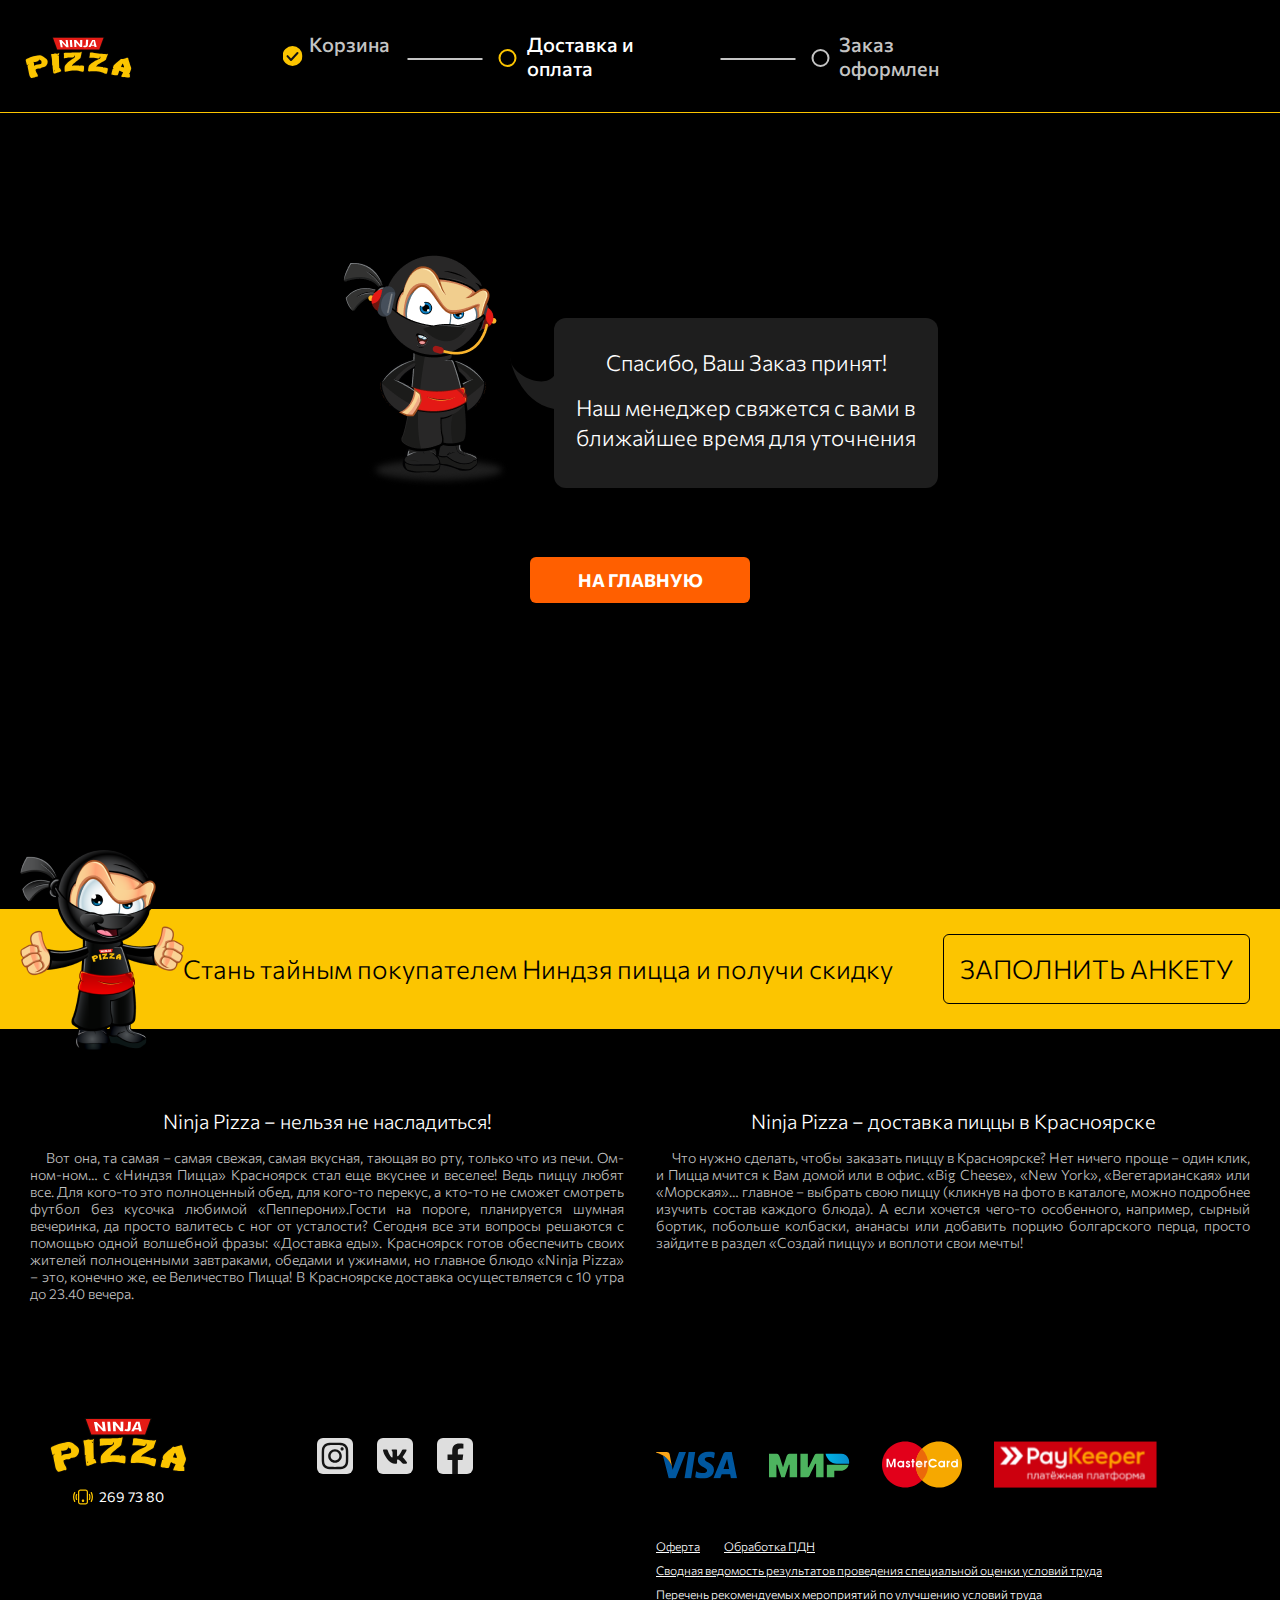
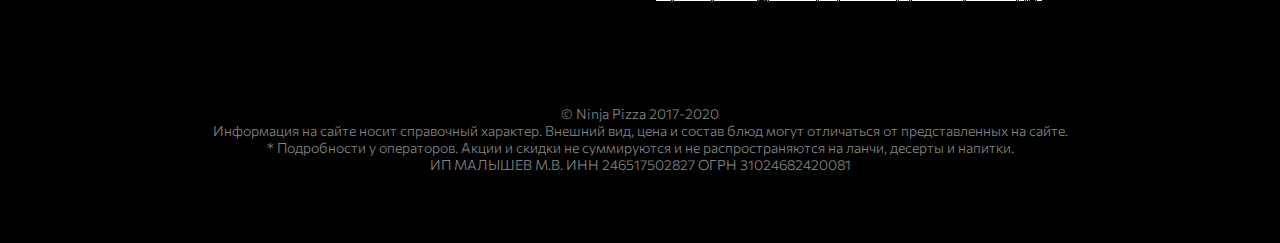
<file: order-accept.html>
<!DOCTYPE html>
<html lang="en">

<head>
    <style>
        a {
            color: #fff;
        }
    </style>
    <meta charset="UTF-8">
    <meta name="viewport" content="width=device-width, initial-scale=1.0">
    <meta http-equiv="X-UA-Compatible" content="ie=edge">
    <title>Document</title>
<link href="./css/style-e78eee8a3d029b7e74bf.css" rel="stylesheet"></head>

<body>

    <div class="wrapper">
        <div class="header header-order">
            <a href="https://ninjapizza.ru/" class="header-logo">
                <img src="img/logo.svg" alt="">
            </a>
            <div class="header-steps-container">
                <div class="header-steps">
                    <p class="cart-step completed">
                        <img src="img/icons/icon-step-completed.svg" alt="">
                        Корзина
                    </p>
                    <p class="cart-step current-step">Доставка и оплата</p>
                    <p class="cart-step">Заказ оформлен</p>
                </div>
            </div>
            <a href="/" class="header-order-mobile-back"><img src="img/icons/icon-back.svg" alt=""></a>
            <div class="header-order-mobile-title">ОФОРМЛЕНИЕ</div>
        </div>
        <div class="content order-content">
            <div class="container order-container">
                <div class="order-accept">
                    <div class="order-accept__content">
                        <img src="img/order-ninja.png" alt="" class="order-ninja">
                        <div class="order-accept__message">
                            <div class="order-accept__title">Спасибо, Ваш Заказ принят!</div>
                            <div class="order-accept__subtitle">Наш менеджер свяжется с вами в ближайшее время для уточнения</div>
                        </div>
                    </div>    
                    <a href="/" class="btn btn-secondary order-accept__back">НА ГЛАВНУЮ</a>
                </div>   
            </div>
        </div>
        <div class="footer">
            <div class="footer-lvl-1">
                <div class="footer-container">
                    <div class="footer-secret">
                        <div class="footer-secret__ninja">
                            <img src="img/ninja.png" alt="">
                        </div>
                        <div class="footer-secret__text">Стань тайным покупателем Ниндзя пицца и получи скидку</div>
                        <button class="btn footer-secret__btn">ЗАПОЛНИТЬ АНКЕТУ</button>
                    </div>    
                </div>
            </div>
            <div class="footer-lvl-2">
                <div class="footer-container">
                    <div class="row">
                        <div class="col-6 col-table-12 footer-col-text-1">
                            <p class="footer__title">Ninja Pizza – нельзя не насладиться!</p>
                            <p class="footer__text">Вот она, та самая – самая свежая, самая вкусная, тающая во рту, только что из печи. Ом-ном-ном… с «Ниндзя Пицца» Красноярск стал еще вкуснее и веселее! Ведь пиццу любят все. Для кого-то это полноценный обед, для кого-то перекус, а кто-то не сможет смотреть футбол без кусочка любимой «Пепперони».Гости на пороге, планируется шумная вечеринка, да просто валитесь с ног от усталости? Сегодня все эти вопросы решаются с помощью одной волшебной фразы: «Доставка еды». Красноярск готов обеспечить своих жителей полноценными завтраками, обедами и ужинами, но главное блюдо «Ninja Pizza» – это, конечно же, ее Величество Пицца! В Красноярске доставка осуществляется с 10 утра до 23.40 вечера.</p>
                        </div>
                        <div class="col-6 col-table-12 footer-col-text-2">
                            <p class="footer__title">Ninja Pizza – доставка пиццы в Красноярске</p>
                            <p class="footer__text">Что нужно сделать, чтобы заказать пиццу в Красноярске? Нет ничего проще – один клик, и Пицца мчится к Вам домой или в офис. «Big Cheese», «New York», «Вегетарианская» или «Морская»… главное – выбрать свою пиццу (кликнув на фото в каталоге, можно подробнее изучить состав каждого блюда). А если хочется чего-то особенного, например, сырный бортик, побольше колбаски, ананасы или добавить порцию болгарского перца, просто зайдите в раздел «Создай пиццу» и воплоти свои мечты!</p>
                        </div>
                        <div class="col-6 col-table-12 footer-col-logo">
                            <div class="footer__links__left">
                                <div class="footer__links__logo">
                                    <a href="/">
                                        <img src="img/logo.svg" alt="">
                                    </a>
                                    <br>
                                    <a href="#" class="header-link header-link--phone">
                                        <svg width="20" height="16" viewBox="0 0 20 16" fill="none" xmlns="http://www.w3.org/2000/svg">
                                            <path fill-rule="evenodd" clip-rule="evenodd" d="M12.5 1.75H7.5C7.16848 1.75 6.85054 1.8817 6.61612 2.11612C6.3817 2.35054 6.25 2.66848 6.25 3V13C6.25 13.3315 6.3817 13.6495 6.61612 13.8839C6.85054 14.1183 7.16848 14.25 7.5 14.25H12.5C12.8315 14.25 13.1495 14.1183 13.3839 13.8839C13.6183 13.6495 13.75 13.3315 13.75 13V3C13.75 2.66848 13.6183 2.35054 13.3839 2.11612C13.1495 1.8817 12.8315 1.75 12.5 1.75ZM7.5 0.5C6.83696 0.5 6.20107 0.763392 5.73223 1.23223C5.26339 1.70107 5 2.33696 5 3V13C5 13.663 5.26339 14.2989 5.73223 14.7678C6.20107 15.2366 6.83696 15.5 7.5 15.5H12.5C13.163 15.5 13.7989 15.2366 14.2678 14.7678C14.7366 14.2989 15 13.663 15 13V3C15 2.33696 14.7366 1.70107 14.2678 1.23223C13.7989 0.763392 13.163 0.5 12.5 0.5H7.5Z" fill="#FCC500"></path>
                                            <path fill-rule="evenodd" clip-rule="evenodd" d="M10 13.0002C10.3315 13.0002 10.6495 12.8685 10.8839 12.6341C11.1183 12.3997 11.25 12.0817 11.25 11.7502C11.25 11.4187 11.1183 11.1007 10.8839 10.8663C10.6495 10.6319 10.3315 10.5002 10 10.5002C9.66849 10.5002 9.35055 10.6319 9.11613 10.8663C8.88171 11.1007 8.75001 11.4187 8.75001 11.7502C8.75001 12.0817 8.88171 12.3997 9.11613 12.6341C9.35055 12.8685 9.66849 13.0002 10 13.0002ZM1.99876 3.0727C2.07133 3.1111 2.13562 3.16342 2.18797 3.22667C2.24031 3.28992 2.27968 3.36287 2.30382 3.44134C2.32797 3.51981 2.33642 3.60227 2.32869 3.684C2.32095 3.76574 2.29719 3.84515 2.25876 3.9177C1.59407 5.1757 1.24772 6.5774 1.25001 8.0002C1.25001 9.4752 1.61501 10.8652 2.25876 12.0827C2.33634 12.2292 2.35252 12.4006 2.30377 12.559C2.25501 12.7175 2.14529 12.8501 1.99876 12.9277C1.85223 13.0053 1.68088 13.0215 1.52241 12.9727C1.36394 12.9239 1.23134 12.8142 1.15376 12.6677C0.39379 11.2294 -0.00233444 9.62691 1.03493e-05 8.0002C1.03493e-05 6.31645 0.41751 4.72645 1.15376 3.3327C1.19216 3.26013 1.24448 3.19584 1.30773 3.1435C1.37098 3.09115 1.44392 3.05178 1.52239 3.02764C1.60087 3.00349 1.68332 2.99505 1.76506 3.00278C1.8468 3.01051 1.92621 3.03427 1.99876 3.0727ZM18.0013 3.0727C18.0738 3.03427 18.1532 3.01051 18.235 3.00278C18.3167 2.99505 18.3992 3.00349 18.4776 3.02764C18.5561 3.05178 18.629 3.09115 18.6923 3.1435C18.7555 3.19584 18.8079 3.26013 18.8463 3.3327C19.6063 4.77096 20.0024 6.37349 20 8.0002C20.0024 9.62691 19.6063 11.2294 18.8463 12.6677C18.7687 12.8142 18.6361 12.9239 18.4776 12.9727C18.3191 13.0215 18.1478 13.0053 18.0013 12.9277C17.8547 12.8501 17.745 12.7175 17.6963 12.559C17.6475 12.4006 17.6637 12.2292 17.7413 12.0827C18.406 10.8247 18.7523 9.42301 18.75 8.0002C18.75 6.5252 18.385 5.1352 17.7413 3.9177C17.7028 3.84515 17.6791 3.76574 17.6713 3.684C17.6636 3.60227 17.6721 3.51981 17.6962 3.44134C17.7203 3.36287 17.7597 3.28992 17.8121 3.22667C17.8644 3.16342 17.9287 3.1111 18.0013 3.0727ZM3.82126 4.9177C3.89778 4.94754 3.96768 4.99217 4.02694 5.04904C4.08621 5.1059 4.13368 5.17389 4.16665 5.24912C4.19962 5.32435 4.21744 5.40534 4.21909 5.48746C4.22074 5.56957 4.20618 5.65121 4.17626 5.7277C3.89368 6.45199 3.74911 7.22275 3.75001 8.0002C3.75001 8.8027 3.90001 9.56895 4.17501 10.2727C4.20989 10.35 4.22869 10.4335 4.23028 10.5182C4.23186 10.603 4.21618 10.6872 4.18421 10.7657C4.15223 10.8442 4.10463 10.9153 4.04428 10.9749C3.98394 11.0344 3.91211 11.081 3.83318 11.1119C3.75425 11.1428 3.66986 11.1573 3.58514 11.1546C3.50043 11.1518 3.41715 11.1319 3.34039 11.0959C3.26362 11.06 3.19497 11.0088 3.1386 10.9455C3.08224 10.8822 3.03934 10.8081 3.01251 10.7277C2.67309 9.85845 2.49927 8.93337 2.50001 8.0002C2.50001 7.03895 2.68126 6.11895 3.01251 5.2727C3.07278 5.11846 3.1918 4.99444 3.34344 4.92788C3.49507 4.86132 3.66693 4.85766 3.82126 4.9177ZM16.1788 4.9177C16.2553 4.88778 16.3369 4.87323 16.419 4.87488C16.5011 4.87652 16.5821 4.89434 16.6573 4.92731C16.7326 4.96028 16.8006 5.00776 16.8574 5.06702C16.9143 5.12629 16.9589 5.19618 16.9888 5.2727C17.3188 6.11895 17.5 7.03895 17.5 8.0002C17.5 8.96145 17.3188 9.88145 16.9875 10.7277C16.9216 10.8737 16.8021 10.9889 16.6537 11.0493C16.5053 11.1098 16.3393 11.1109 16.1901 11.0525C16.0409 10.9941 15.9198 10.8806 15.8518 10.7355C15.7839 10.5904 15.7743 10.4247 15.825 10.2727C16.1 9.56895 16.25 8.8027 16.25 8.0002C16.25 7.1977 16.1 6.43145 15.825 5.7277C15.7645 5.57338 15.7678 5.40134 15.8341 5.24944C15.9005 5.09753 16.0244 4.97821 16.1788 4.9177Z" fill="#FCC500"></path>
                                        </svg>
                                        <span>269 73 80</span>
                                    </a>
                                </div>    
                                <ul class="footer__social">
                                    <li>
                                        <a href="#">
                                            <svg width="28" height="28" viewBox="0 0 28 28" fill="none" xmlns="http://www.w3.org/2000/svg">
                                                <path d="M13.9979 0.706543C10.3887 0.706543 9.9357 0.722329 8.51812 0.786858C7.10331 0.851663 6.13758 1.07571 5.29257 1.40445C4.41849 1.74398 3.67703 2.19818 2.93834 2.93735C2.19909 3.67624 1.74502 4.4179 1.40447 5.29195C1.07499 6.13746 0.850727 7.10373 0.787047 8.51837C0.723643 9.93634 0.707031 10.3897 0.707031 14C0.707031 17.6103 0.72309 18.062 0.787324 19.4799C0.852389 20.8951 1.07638 21.8611 1.40475 22.7063C1.74447 23.5807 2.19854 24.3223 2.9375 25.0612C3.67592 25.8007 4.41738 26.256 5.29091 26.5955C6.13647 26.9242 7.10248 27.1483 8.51701 27.2131C9.93459 27.2776 10.3873 27.2934 13.9963 27.2934C17.6059 27.2934 18.0574 27.2776 19.475 27.2131C20.8898 27.1483 21.8567 26.9242 22.7022 26.5955C23.576 26.256 24.3164 25.8007 25.0548 25.0612C25.794 24.3223 26.2481 23.5807 26.5887 22.7066C26.9154 21.8611 27.1396 20.8948 27.2061 19.4802C27.2698 18.0622 27.2864 17.6103 27.2864 14C27.2864 10.3897 27.2698 9.93662 27.2061 8.51865C27.1396 7.10345 26.9154 6.13746 26.5887 5.29222C26.2481 4.4179 25.794 3.67624 25.0548 2.93735C24.3155 2.1979 23.5763 1.74371 22.7014 1.40445C21.8542 1.07571 20.8879 0.851663 19.4731 0.786858C18.0555 0.722329 17.6042 0.706543 13.9938 0.706543H13.9979ZM12.8057 3.10213C13.1596 3.10158 13.5544 3.10213 13.9979 3.10213C17.5463 3.10213 17.9669 3.11487 19.3681 3.17857C20.6639 3.23783 21.3671 3.45441 21.8356 3.63636C22.4558 3.8773 22.898 4.16533 23.3628 4.6306C23.828 5.09587 24.1159 5.53898 24.3574 6.15934C24.5393 6.62738 24.7561 7.33083 24.815 8.62694C24.8787 10.0283 24.8925 10.4492 24.8925 13.9969C24.8925 17.5446 24.8787 17.9656 24.815 19.3669C24.7558 20.663 24.5393 21.3665 24.3574 21.8345C24.1165 22.4549 23.828 22.8966 23.3628 23.3616C22.8977 23.8269 22.4561 24.1149 21.8356 24.3558C21.3677 24.5386 20.6639 24.7546 19.3681 24.8139C17.9672 24.8776 17.5463 24.8915 13.9979 24.8915C10.4493 24.8915 10.0287 24.8776 8.62776 24.8139C7.332 24.7541 6.62875 24.5375 6.16001 24.3556C5.53982 24.1146 5.09682 23.8266 4.63168 23.3613C4.16653 22.8961 3.87859 22.454 3.63716 21.8334C3.45525 21.3654 3.23846 20.6619 3.17949 19.3658C3.11581 17.9645 3.10307 17.5435 3.10307 13.9936C3.10307 10.4437 3.11581 10.025 3.17949 8.62361C3.23874 7.3275 3.45525 6.62406 3.63716 6.15547C3.87804 5.53511 4.16653 5.09199 4.63168 4.62672C5.09682 4.16145 5.53982 3.87343 6.16001 3.63193C6.62847 3.44914 7.332 3.23313 8.62776 3.17358C9.85374 3.11819 10.3289 3.10158 12.8057 3.09881V3.10213ZM21.0919 5.30939C20.2115 5.30939 19.4972 6.02309 19.4972 6.90405C19.4972 7.78474 20.2115 8.49927 21.0919 8.49927C21.9724 8.49927 22.6867 7.78474 22.6867 6.90405C22.6867 6.02336 21.9724 5.30884 21.0919 5.30884V5.30939ZM13.9979 7.17324C10.2289 7.17324 7.17308 10.2299 7.17308 14C7.17308 17.7701 10.2289 20.8253 13.9979 20.8253C17.767 20.8253 20.8217 17.7701 20.8217 14C20.8217 10.2299 17.7667 7.17324 13.9977 7.17324H13.9979ZM13.9979 9.56883C16.4444 9.56883 18.4279 11.5526 18.4279 14C18.4279 16.4471 16.4444 18.4311 13.9979 18.4311C11.5512 18.4311 9.56801 16.4471 9.56801 14C9.56801 11.5526 11.5512 9.56883 13.9979 9.56883Z" fill="#141414"/>
                                            </svg>
                                        </a>
                                    </li>
                                    <li>
                                        <a href="#">
                                            <svg width="25" height="15" viewBox="0 0 25 15" fill="none" xmlns="http://www.w3.org/2000/svg">
                                                <path fill-rule="evenodd" clip-rule="evenodd" d="M23.4812 1.40238C23.6481 0.846251 23.4812 0.4375 22.6874 0.4375H20.0624C19.3949 0.4375 19.0874 0.790562 18.9205 1.18C18.9205 1.18 17.5855 4.43369 15.6944 6.54719C15.0825 7.159 14.8045 7.35344 14.4707 7.35344C14.3039 7.35344 14.0624 7.159 14.0624 6.60288V1.40238C14.0624 0.734876 13.8687 0.4375 13.3124 0.4375H9.18736C8.77036 0.4375 8.51948 0.74725 8.51948 1.04088C8.51948 1.67369 9.46486 1.81956 9.56236 3.59931V7.465C9.56236 8.3125 9.40936 8.46625 9.0756 8.46625C8.18573 8.46625 6.02123 5.19775 4.73723 1.45806C4.4856 0.731125 4.23323 0.4375 3.56235 0.4375H0.937353C0.187353 0.4375 0.0373535 0.790562 0.0373535 1.18C0.0373535 1.87525 0.927416 5.32375 4.1811 9.8845C6.35048 12.9989 9.40636 14.6875 12.1874 14.6875C13.8561 14.6875 14.0624 14.3125 14.0624 13.6666V11.3125C14.0624 10.5625 14.2204 10.4129 14.7486 10.4129C15.1382 10.4129 15.8055 10.6075 17.3631 12.1092C19.1429 13.8888 19.4361 14.6875 20.4374 14.6875H23.0624C23.8124 14.6875 24.1874 14.3125 23.971 13.5724C23.7344 12.8348 22.8846 11.7649 21.757 10.4963C21.1452 9.77313 20.2274 8.99444 19.9495 8.60519C19.56 8.10456 19.6712 7.88219 19.9495 7.43744C19.9495 7.43744 23.1475 2.93219 23.4812 1.40256V1.40238Z" fill="#141414"/>
                                            </svg>    
                                        </a>
                                    </li>
                                    <li>
                                        <a href="#">
                                            <svg width="17" height="31" viewBox="0 0 17 31" fill="none" xmlns="http://www.w3.org/2000/svg">
                                                <path d="M10.8382 31.0001V17.0584H15.518L16.2165 11.6242H10.8382V8.15976C10.8382 6.5812 11.2712 5.51951 13.5343 5.51951H16.4121V0.644114C15.9092 0.574266 14.2049 0.43457 12.2212 0.43457C8.07217 0.43457 5.23631 2.96307 5.23631 7.61495V11.6242H0.54248V17.0584H5.23631V31.0001H10.8382Z" fill="#141414"/>
                                            </svg>       
                                        </a>
                                    </li>
                                </ul>
                            </div>
                        </div>
                        <div class="col-6 col-table-12 footer-col-paysystem">
                            <ul class="footer__paysystem">
                                <li><img src="img/icons/visa.svg" alt=""></li>
                                <li><img src="img/icons/mir.svg" alt=""></li>
                                <li><img src="img/icons/mastercard.svg" alt=""></li>
                                <li><img src="img/icons/paykeeper.svg" alt=""></li>
                            </ul>
                            <ul class="footer__agreement">
                                <li><a href="#">Оферта</a></li>
                                <li><a href="#">Обработка ПДН</a></li>
                                <li><a href="#">Сводная ведомость результатов проведения специальной оценки условий труда</a></li>
                                <li><a href="#">Перечень рекомендуемых мероприятий по улучшению условий труда</a></li>
                            </ul>
                        </div>
                    </div>
                    <div class="footer__copy">
                        © Ninja Pizza 2017-2020<br/>
                        Информация на сайте носит справочный характер. Внешний вид, цена и состав блюд могут отличаться от представленных на сайте.<br/>
                        * Подробности у операторов. Акции и скидки не суммируются и не распространяются на ланчи, десерты и напитки.<br/>
                        ИП МАЛЫШЕВ М.В. ИНН 246517502827 ОГРН 31024682420081
                    </div>
                </div>
            </div>
        </div>
    </div>
<script type="text/javascript" src="js/app-e78eee8a3d029b7e74bf.js"></script></body>

</html>
</file>
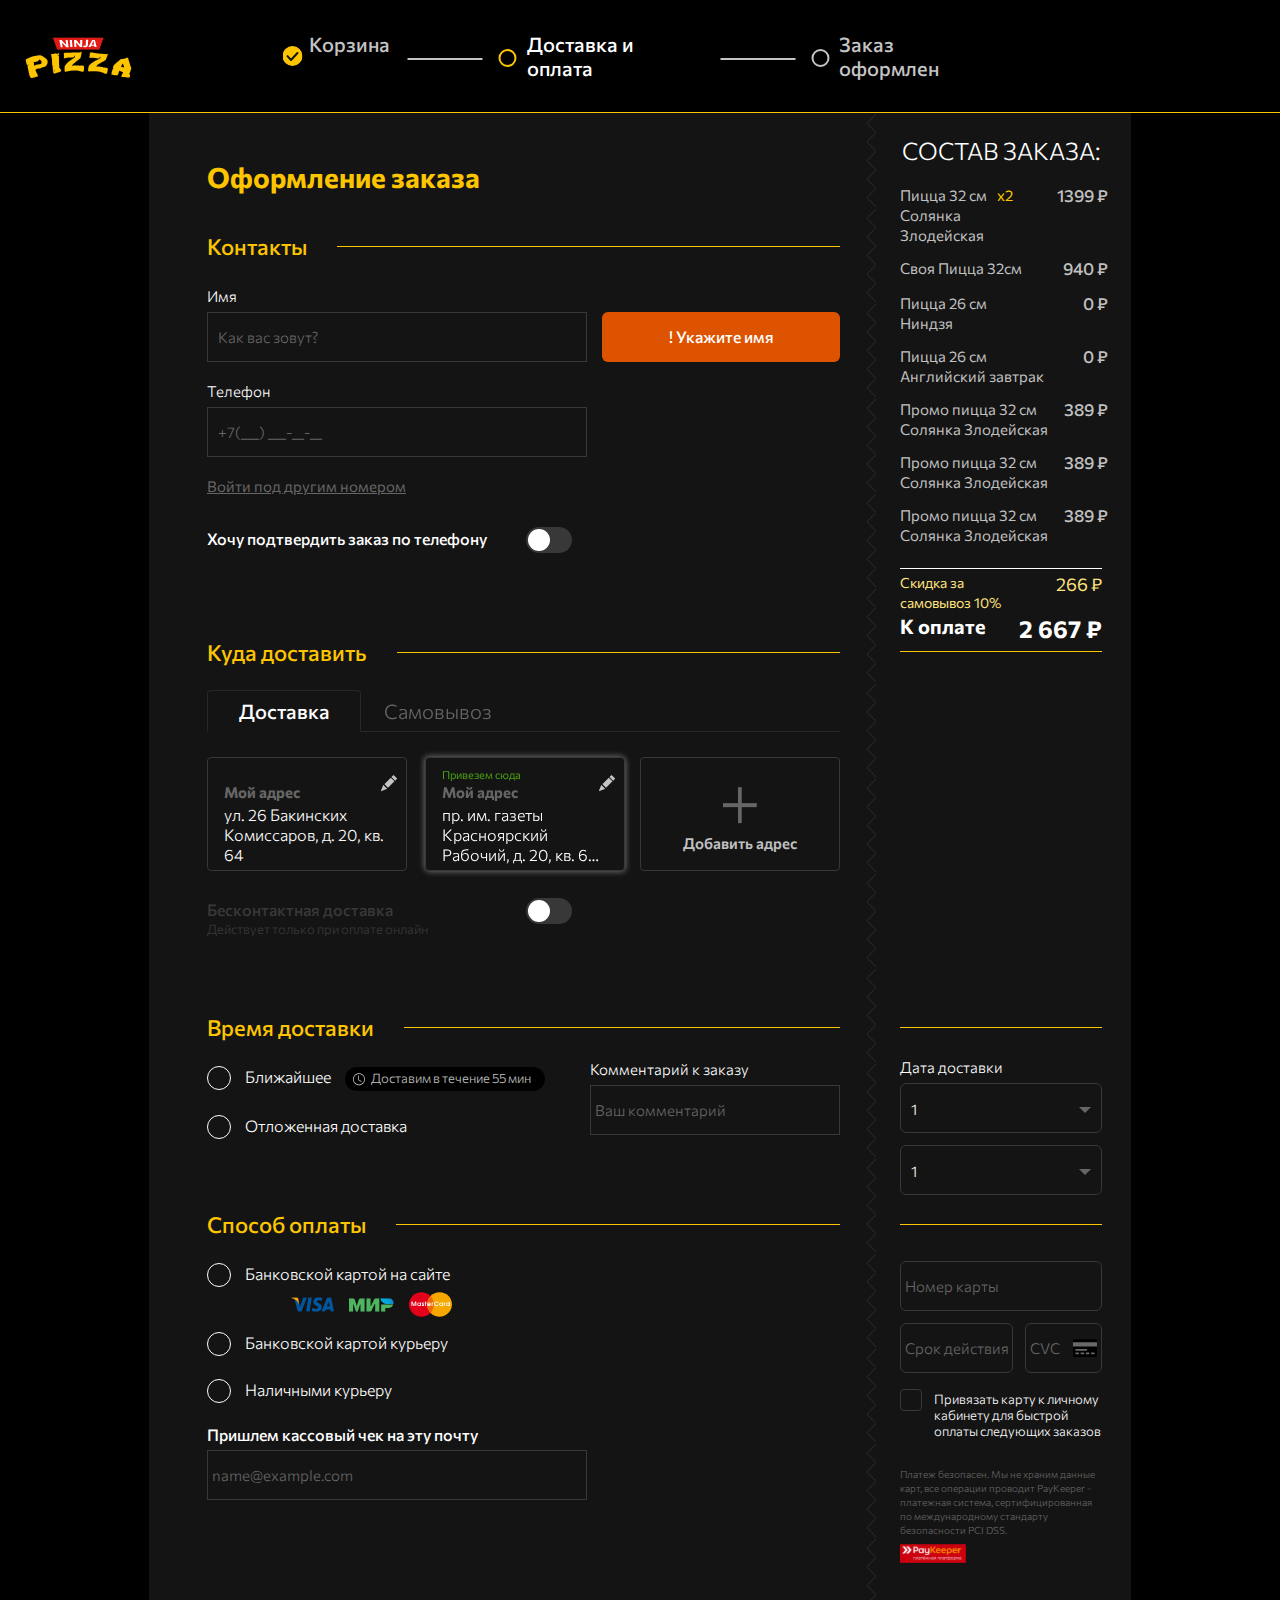
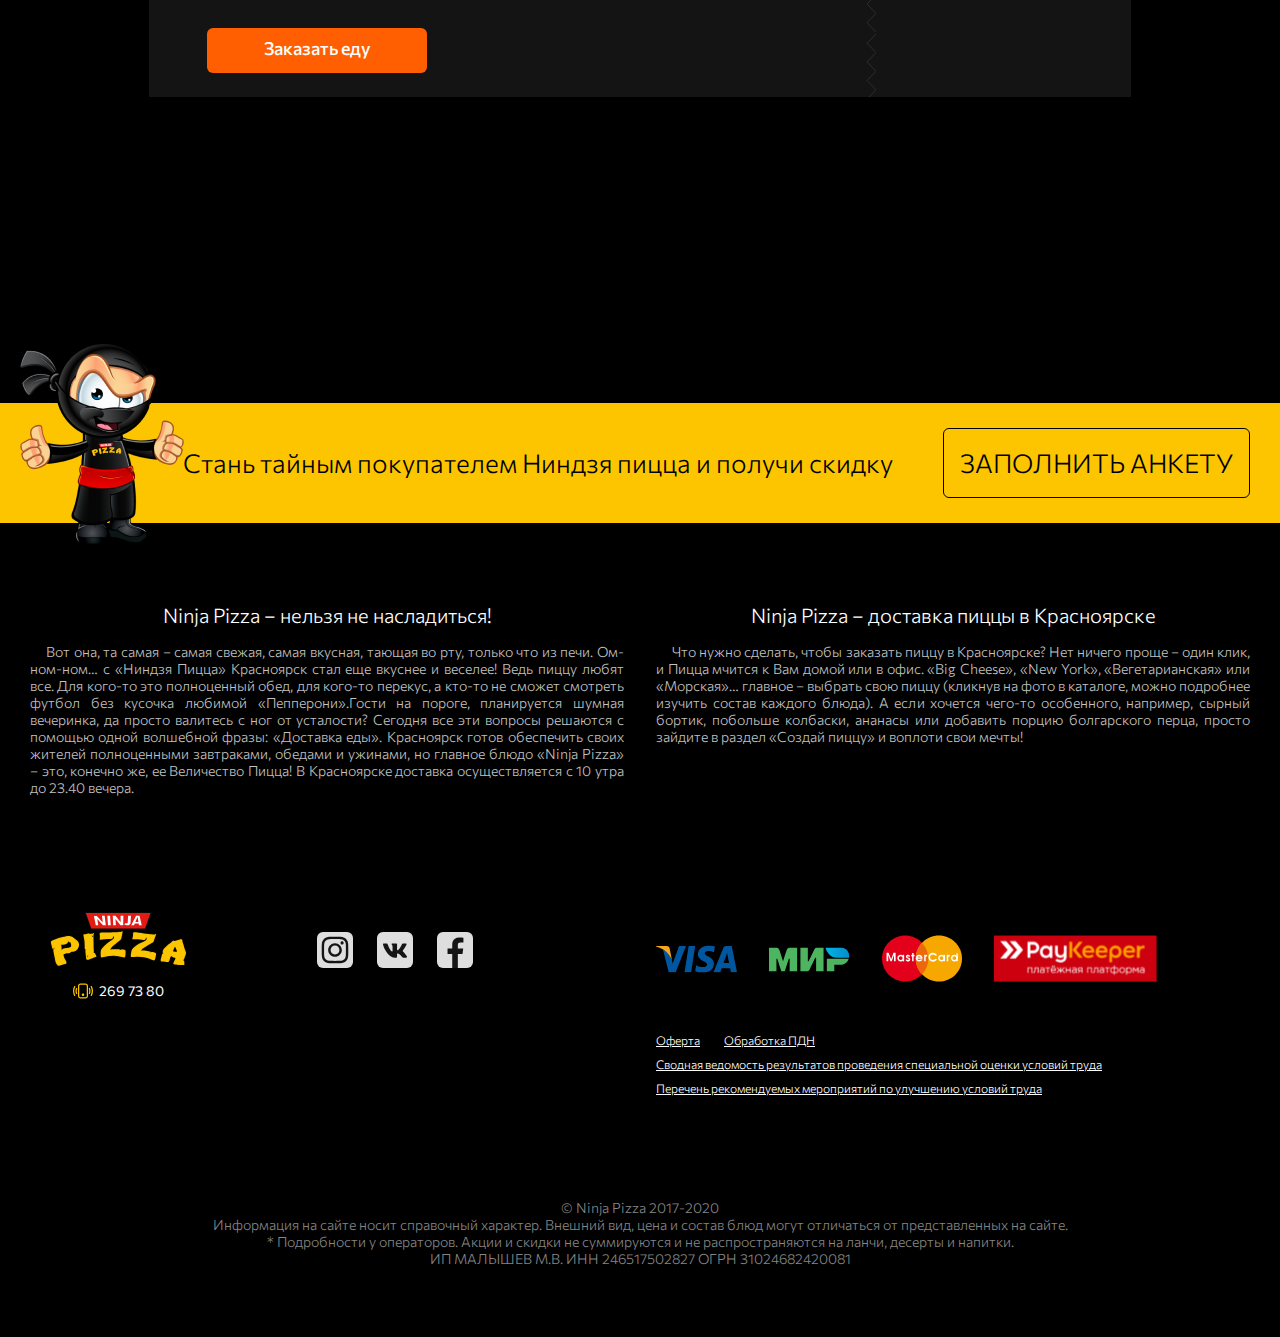
<file: order.html>
<!DOCTYPE html>
<html lang="en">

<head>
    <style>
        a {
            color: #fff;
        }
    </style>
    <meta charset="UTF-8">
    <meta name="viewport" content="width=device-width, initial-scale=1.0">
    <meta http-equiv="X-UA-Compatible" content="ie=edge">
    <title>Document</title>
<link href="./css/style-e78eee8a3d029b7e74bf.css" rel="stylesheet"></head>

<body>

    <div class="wrapper">
        <div class="header header-order">
            <a href="https://ninjapizza.ru/" class="header-logo">
                <img src="img/logo.svg" alt="">
            </a>
            <div class="header-steps-container">
                <div class="header-steps">
                    <p class="cart-step completed">
                        <img src="img/icons/icon-step-completed.svg" alt="">
                        Корзина
                    </p>
                    <p class="cart-step current-step">Доставка и оплата</p>
                    <p class="cart-step">Заказ оформлен</p>
                </div>
            </div>
            <a href="/" class="header-order-mobile-back"><img src="img/icons/icon-back.svg" alt=""></a>
            <div class="header-order-mobile-title">ОФОРМЛЕНИЕ</div>
        </div>
        <div class="content order-content">
            <div class="container order-container">
                <div class="order">
                    <div class="order-left">
                        <div class="order-contacts-wrap">
                            <p class="order-h1">Оформление заказа</p>
                            <div class="order-h2">
                                <p>Контакты</p>
                            </div>
                            <div class="order-contacts">
                                <div class="order-form-group">
                                    <label for="" class="order-form-label">Имя</label>
                                    <div class="order-form-row">
                                        <input type="text" class="form-control order-form-field" placeholder="Как вас зовут?">
                                        <div class="error-block">! Укажите имя</div>
                                    </div>
                                </div>
                                <div class="order-form-group">
                                    <label for="" class="order-form-label">Телефон</label>
                                    <div class="order-form-row">
                                        <input type="text" id="order-phone" class="form-control order-form-field" placeholder="+7(___) ___-__-__">
                                    </div>
                                </div>
                                <div>
                                    <a href="#" class="order-form-relogin">Войти под другим номером</a>
                                </div>
                                <div class="order-option">
                                    <div class="order-option__text">Хочу подтвердить заказ по телефону</div>
                                    <div class="toggler">
                                        <input type="checkbox" id="confirm-by-phone" class="toggler__checkbox">
                                        <label for="confirm-by-phone" class="toggler__label"></label>
                                    </div>
                                </div>
                            </div>
                            <div class="order-cart">
                                <div class="order-cart__title">СОСТАВ ЗАКАЗА:</div>
                                <div class="order-cart__list">
                                    <div class="order-cart__item">
                                        <div class="order-cart__item__left">
                                            <div class="order-cart__item__type">Пицца 32 см<span class="order-cart__item__count">х2</span></div>
                                            <div class="order-cart__item__name">Солянка Злодейская</div>
                                        </div>
                                        <div class="order-cart-item__right">
                                            <div class="order-cart__item__price">1399 &#8381;</div>
                                        </div>
                                    </div>
                                    <div class="order-cart__item">
                                        <div class="order-cart__item__left">
                                            <div class="order-cart__item__type">Своя Пицца 32см</div>
                                        </div>
                                        <div class="order-cart-item__right">
                                            <div class="order-cart__item__price">940 &#8381;</div>
                                        </div>
                                    </div>
                                    <div class="order-cart__item">
                                        <div class="order-cart__item__left">
                                            <div class="order-cart__item__type">Пицца 26 см</div>
                                            <div class="order-cart__item__name">Ниндзя</div>
                                        </div>
                                        <div class="order-cart-item__right">
                                            <div class="order-cart__item__price">0 &#8381;</div>
                                        </div>
                                    </div>
                                    <div class="order-cart__item">
                                        <div class="order-cart__item__left">
                                            <div class="order-cart__item__type">Пицца 26 см</div>
                                            <div class="order-cart__item__name">Английский завтрак</div>
                                        </div>
                                        <div class="order-cart-item__right">
                                            <div class="order-cart__item__price">0 &#8381;</div>
                                        </div>
                                    </div>
                                    <div class="order-cart__item">
                                        <div class="order-cart__item__left">
                                            <div class="order-cart__item__type">Промо пицца 32 см</div>
                                            <div class="order-cart__item__name">Солянка Злодейская</div>
                                        </div>
                                        <div class="order-cart-item__right">
                                            <div class="order-cart__item__price">389 &#8381;</div>
                                        </div>
                                    </div>
                                    <div class="order-cart__item">
                                        <div class="order-cart__item__left">
                                            <div class="order-cart__item__type">Промо пицца 32 см</div>
                                            <div class="order-cart__item__name">Солянка Злодейская</div>
                                        </div>
                                        <div class="order-cart-item__right">
                                            <div class="order-cart__item__price">389 &#8381;</div>
                                        </div>
                                    </div>
                                    <div class="order-cart__item">
                                        <div class="order-cart__item__left">
                                            <div class="order-cart__item__type">Промо пицца 32 см</div>
                                            <div class="order-cart__item__name">Солянка Злодейская</div>
                                        </div>
                                        <div class="order-cart-item__right">
                                            <div class="order-cart__item__price">389 &#8381;</div>
                                        </div>
                                    </div>
                                    <div class="order-cart__item">
                                        <div class="order-cart__item__left">
                                            <div class="order-cart__item__type">Промо пицца 32 см</div>
                                            <div class="order-cart__item__name">Солянка Злодейская</div>
                                        </div>
                                        <div class="order-cart-item__right">
                                            <div class="order-cart__item__price">389 &#8381;</div>
                                        </div>
                                    </div>
                                    <div class="order-cart__item">
                                        <div class="order-cart__item__left">
                                            <div class="order-cart__item__type">Промо пицца 32 см</div>
                                            <div class="order-cart__item__name">Солянка Злодейская</div>
                                        </div>
                                        <div class="order-cart-item__right">
                                            <div class="order-cart__item__price">389 &#8381;</div>
                                        </div>
                                    </div>
                                </div>
                                <div class="order-cart__result">
                                    <div class="order-discount">
                                        <span>Скидка за <span class="order-discount-new-line">самовывоз 10%</span></span>
                                        <span>266 &#8381;</span>
                                    </div>
                                    <span>К оплате</span>
                                    <span class="order-cart__result-price">2 667 &#8381;</span>
                                </div>
                            </div>
                        </div>
                        <div class="order-delivery-wrap">
                            <div class="order-h2">
                                <p>Куда доставить</p>
                            </div>
                            <ul class="nav nav-tabs order-nav" id="order-tab" role="tablist">
                                <li class="nav-item" role="presentation">
                                    <a class="nav-link active" id="delivery-tab" data-toggle="tab" href="#delivery" role="tab" aria-controls="delivery"aria-selected="true">Доставка</a>
                                </li>
                                <li class="nav-item" role="presentation">
                                    <a class="nav-link" id="pickup-tab" data-toggle="tab" href="#pickup" role="tab" aria-controls="pickup"aria-selected="false">Самовывоз</a>
                                </li>
                            </ul>
                            <div class="tab-content order-tab-content" id="order-tab-content">
                                <div class="tab-pane fade show active" id="delivery" role="tabpanel" aria-labelledby="delivery-tab">
                                    <div class="tab-panel">
                                        <!-- 
                                            если адресов нет добавить класс adress-length-0
                                            если адрес 1 добавить класс adress-length-1
                                            если адресов 2 добавить класс adress-length-2
                                            если адресов 3 добавить класс adress-length-3
                                        -->
                                        <div class="address-list adress-length-2">
                                            <div class="address-slider slick-slider">
                                                <div class="slick-item">
                                                    <div class="address-item">
                                                        <div class="address-item__title">Привезем сюда</div>
                                                        <div class="address-item__edit">
                                                            <svg width="16" height="17" viewBox="0 0 16 17" fill="none" xmlns="http://www.w3.org/2000/svg">
                                                                <path fill-rule="evenodd" clip-rule="evenodd" d="M12.8532 0.289942C12.7595 0.19621 12.6323 0.143555 12.4998 0.143555C12.3672 0.143555 12.24 0.19621 12.1463 0.289942L10.4993 1.93687L14.2062 5.64371L15.8531 3.99778C15.8997 3.95134 15.9366 3.89616 15.9618 3.83542C15.987 3.77468 16 3.70956 16 3.64379C16 3.57803 15.987 3.51291 15.9618 3.45217C15.9366 3.39143 15.8997 3.33625 15.8531 3.28981L12.8532 0.289942ZM13.4992 6.35068L9.79238 2.64384L3.29266 9.14355H3.49965C3.63226 9.14355 3.75943 9.19623 3.85319 9.28999C3.94695 9.38376 3.99963 9.51093 3.99963 9.64353V10.1435H4.49961C4.63221 10.1435 4.75938 10.1962 4.85315 10.2899C4.94691 10.3837 4.99959 10.5109 4.99959 10.6435V11.1435H5.49957C5.63217 11.1435 5.75934 11.1961 5.8531 11.2899C5.94687 11.3837 5.99954 11.5108 5.99954 11.6434V12.1434H6.49952C6.63212 12.1434 6.7593 12.1961 6.85306 12.2899C6.94682 12.3836 6.9995 12.5108 6.9995 12.6434V12.8504L13.4992 6.35068ZM6.03154 13.8183C6.0105 13.7624 5.99966 13.7031 5.99954 13.6434V13.1434H5.49957C5.36696 13.1434 5.23979 13.0907 5.14603 12.9969C5.05226 12.9032 4.99959 12.776 4.99959 12.6434V12.1434H4.49961C4.36701 12.1434 4.23984 12.0907 4.14607 11.997C4.05231 11.9032 3.99963 11.776 3.99963 11.6434V11.1435H3.49965C3.36705 11.1435 3.23988 11.0908 3.14612 10.997C3.05235 10.9033 2.99968 10.7761 2.99968 10.6435V10.1435H2.4997C2.43992 10.1434 2.38065 10.1326 2.3247 10.1115L2.14571 10.2895C2.09806 10.3375 2.06064 10.3946 2.03572 10.4575L0.0358045 15.4573C-0.000564569 15.5481 -0.00946768 15.6477 0.0101989 15.7435C0.0298655 15.8394 0.0772369 15.9274 0.14644 15.9966C0.215644 16.0658 0.303636 16.1132 0.399508 16.1329C0.49538 16.1525 0.594916 16.1436 0.685776 16.1072L5.68556 14.1073C5.74842 14.0824 5.80557 14.045 5.85355 13.9973L6.03154 13.8193V13.8183Z"/>
                                                            </svg>
                                                        </div>
                                                        <div class="address-item__name">Мой адрес</div>
                                                        <div class="address-item__text">ул. 26 Бакинских Комиссаров, д. 20, кв. 64</div>
                                                    </div>
                                                </div>
                                                <div class="slick-item">    
                                                    <div class="address-item active">
                                                        <div class="address-item__title">Привезем сюда</div>
                                                        <div class="address-item__edit">
                                                            <svg width="16" height="17" viewBox="0 0 16 17" fill="none" xmlns="http://www.w3.org/2000/svg">
                                                                <path fill-rule="evenodd" clip-rule="evenodd" d="M12.8532 0.289942C12.7595 0.19621 12.6323 0.143555 12.4998 0.143555C12.3672 0.143555 12.24 0.19621 12.1463 0.289942L10.4993 1.93687L14.2062 5.64371L15.8531 3.99778C15.8997 3.95134 15.9366 3.89616 15.9618 3.83542C15.987 3.77468 16 3.70956 16 3.64379C16 3.57803 15.987 3.51291 15.9618 3.45217C15.9366 3.39143 15.8997 3.33625 15.8531 3.28981L12.8532 0.289942ZM13.4992 6.35068L9.79238 2.64384L3.29266 9.14355H3.49965C3.63226 9.14355 3.75943 9.19623 3.85319 9.28999C3.94695 9.38376 3.99963 9.51093 3.99963 9.64353V10.1435H4.49961C4.63221 10.1435 4.75938 10.1962 4.85315 10.2899C4.94691 10.3837 4.99959 10.5109 4.99959 10.6435V11.1435H5.49957C5.63217 11.1435 5.75934 11.1961 5.8531 11.2899C5.94687 11.3837 5.99954 11.5108 5.99954 11.6434V12.1434H6.49952C6.63212 12.1434 6.7593 12.1961 6.85306 12.2899C6.94682 12.3836 6.9995 12.5108 6.9995 12.6434V12.8504L13.4992 6.35068ZM6.03154 13.8183C6.0105 13.7624 5.99966 13.7031 5.99954 13.6434V13.1434H5.49957C5.36696 13.1434 5.23979 13.0907 5.14603 12.9969C5.05226 12.9032 4.99959 12.776 4.99959 12.6434V12.1434H4.49961C4.36701 12.1434 4.23984 12.0907 4.14607 11.997C4.05231 11.9032 3.99963 11.776 3.99963 11.6434V11.1435H3.49965C3.36705 11.1435 3.23988 11.0908 3.14612 10.997C3.05235 10.9033 2.99968 10.7761 2.99968 10.6435V10.1435H2.4997C2.43992 10.1434 2.38065 10.1326 2.3247 10.1115L2.14571 10.2895C2.09806 10.3375 2.06064 10.3946 2.03572 10.4575L0.0358045 15.4573C-0.000564569 15.5481 -0.00946768 15.6477 0.0101989 15.7435C0.0298655 15.8394 0.0772369 15.9274 0.14644 15.9966C0.215644 16.0658 0.303636 16.1132 0.399508 16.1329C0.49538 16.1525 0.594916 16.1436 0.685776 16.1072L5.68556 14.1073C5.74842 14.0824 5.80557 14.045 5.85355 13.9973L6.03154 13.8193V13.8183Z"/>
                                                            </svg>
                                                        </div>
                                                        <div class="address-item__name">Мой адрес</div>
                                                        <div class="address-item__text">пр. им. газеты Красноярский Рабочий, д. 20, кв. 64, домофон</div>
                                                    </div>
                                                </div>
                                            </div>
                                            <div class="address-add">
                                                <svg class="icon-add-desctop" width="34" height="37" viewBox="0 0 34 37" fill="none" xmlns="http://www.w3.org/2000/svg">
                                                    <rect x="15.0059" y="0.143555" width="3.75148" height="36"/>
                                                    <rect x="33.7637" y="16.1436" width="4" height="33.7633" transform="rotate(90 33.7637 16.1436)"/>
                                                </svg>
                                                <svg class="icon-add-mobile" width="20" height="26" viewBox="0 0 20 26" fill="none" xmlns="http://www.w3.org/2000/svg">
                                                    <path fill-rule="evenodd" clip-rule="evenodd" d="M10 26C10 26 19.75 16.7603 19.75 9.75C19.75 7.16414 18.7228 4.68419 16.8943 2.85571C15.0658 1.02723 12.5859 0 10 0C7.41414 0 4.93419 1.02723 3.10571 2.85571C1.27723 4.68419 0.25 7.16414 0.25 9.75C0.25 16.7603 10 26 10 26Z" fill="#666666"/>
                                                    <path d="M8.8208 15C8.8208 14.3273 8.8208 13.6781 8.8208 13.0525C8.8208 12.4201 8.8208 11.8315 8.8208 11.2866V8.72351C8.8208 8.17188 8.8208 7.58325 8.8208 6.95762C8.8208 6.32526 8.8208 5.67272 8.8208 5H11.1689C11.1689 5.67272 11.1689 6.32526 11.1689 6.95762C11.1689 7.58325 11.1689 8.17188 11.1689 8.72351V11.2866C11.1689 11.8315 11.1689 12.4201 11.1689 13.0525C11.1689 13.6781 11.1689 14.3273 11.1689 15H8.8208ZM5 11.1251V8.88496C5.68658 8.88496 6.34912 8.88496 6.98764 8.88496C7.63302 8.88496 8.23378 8.88496 8.78991 8.88496H11.1998C11.7628 8.88496 12.3635 8.88496 13.0021 8.88496C13.6474 8.88496 14.3134 8.88496 15 8.88496V11.1251C14.3134 11.1251 13.6474 11.1251 13.0021 11.1251C12.3635 11.1251 11.7628 11.1251 11.1998 11.1251H8.78991C8.23378 11.1251 7.63302 11.1251 6.98764 11.1251C6.34912 11.1251 5.68658 11.1251 5 11.1251Z" fill="#141414"/>
                                                </svg>                                                    
                                                <div class="address-add__title">Добавить адрес</div> 
                                            </div>
                                        </div>    
                                        <div class="order-option order-option-without-contact">
                                            <div class="order-option__text dark">
                                                Бесконтактная доставка
                                                <div class="order-option__subtitle">Действует только при оплате онлайн</div>
                                            </div>
                                            <div class="toggler">
                                                <input type="checkbox" id="without-contact" class="toggler__checkbox">
                                                <label for="without-contact" class="toggler__label"></label>
                                            </div>
                                        </div>
                                        <div class="detail-address-wrap">
                                            <div class="detail-address">
                                                <div class="detail-address__group">
                                                    <div class="detail-address__row">
                                                        <div class="detail-address__col col-12">
                                                            <label class="detail-address__label">Название адреса</label>
                                                            <input type="text" class="form-control comment-field detail-address__field" placeholder="Мой адрес">
                                                            <div class="detail-address__subtitle">Например, <span>Дом</span> или <span>Работа</span></div>
                                                        </div>
                                                    </div>
                                                </div>
                                                <div class="detail-address__group">
                                                    <div class="detail-address__row">
                                                        <div class="detail-address__col col-12">
                                                            <label class="detail-address__label">Адрес</label>
                                                            <input type="text" class="form-control comment-field detail-address__field" placeholder="Улица">
                                                        </div>
                                                        <div class="detail-address__col col-6">
                                                            <input type="text" class="form-control comment-field detail-address__field" placeholder="Дом">
                                                        </div>
                                                        <div class="detail-address__col col-6">
                                                            <input type="text" class="form-control comment-field detail-address__field" placeholder="Квартира">
                                                        </div>
                                                        <div class="detail-address__col col-6">
                                                            <input type="text" class="form-control comment-field detail-address__field" placeholder="Этаж">
                                                        </div>
                                                        <div class="detail-address__col col-6">
                                                            <input type="text" class="form-control comment-field detail-address__field" placeholder="Подъезд">
                                                        </div>
                                                        <div class="detail-address__col col-12">
                                                            <div class="checkbox-container detail-address__intercom">
                                                                <input type="checkbox" class="checkbox-input" id="order-intercom">
                                                                <label for="order-intercom" class="checkbox-label">
                                                                    <div class="checkbox-label__text">Домофон</div>
                                                                </label>
                                                            </div>
                                                        </div>
                                                        <button type="button" class="btn detail-address__btn">Изменить адрес</button>
                                                        <button type="button" class="btn detail-address__btn">Удалить адрес</button>
                                                    </div>
                                                </div>   
                                            </div>
                                        </div>
                                    </div>    
                                    <div class="order-h2">
                                        <p>Время доставки</p>
                                    </div>
                                    <div class="delivery-time">
                                        <div class="delivery-time__left">
                                            <div class="radio-container">
                                                <input type="radio" name="delivery-time" id="delivery-time-1" class="radio-input">
                                                <label for="delivery-time-1" class="radio-label">
                                                    <div class="radio-label__text">
                                                        Ближайшее
                                                        <span class="delivery-time__noty">
                                                            <img src="img/icons/icon-clock.svg" alt="">
                                                            Доставим в течение 55 мин
                                                        </span>
                                                    </div>
                                                </label>
                                            </div>
                                            <div class="radio-container">
                                                <input type="radio" name="delivery-time" id="delivery-time-2" class="radio-input">
                                                <label for="delivery-time-2" class="radio-label">
                                                    <div class="radio-label__text">Отложенная доставка</div>
                                                </label>
                                            </div>
                                        </div>
                                        <div class="deliviery-panel-wrap">
                                            <div class="deliviery-panel">
                                                <div class="deliviery-panel__title">Дата доставки</div>
                                                <select name="" id="" class="select-delivery">
                                                    <option value="">1</option>
                                                    <option value="">1</option>
                                                    <option value="">1</option>
                                                </select>
                                                <select name="" id="" class="select-delivery">
                                                    <option value="">1</option>
                                                    <option value="">1</option>
                                                    <option value="">1</option>
                                                </select>
                                            </div>
                                        </div> 
                                        <div class="delivery-time__right">
                                            <div class="comment-title">Комментарий к заказу</div>
                                            <input type="text" class="form-control comment-field" placeholder="Ваш комментарий">
                                        </div>   
                                    </div>
                                    <div class="pay-type-wrap">
                                        <div class="order-h2">
                                            <p>Способ оплаты</p>
                                        </div>
                                        <div class="pay-type">
                                            <div class="radio-container">
                                                <input type="radio" name="pay-type" id="delivery-pay-type-site" class="radio-input">
                                                <label for="delivery-pay-type-site" class="radio-label">
                                                    <div class="radio-label__text">Банковской картой на сайте</div>
                                                </label>
                                                <div class="pay-systems">
                                                    <img src="img/icons/visa.svg" alt="">
                                                    <img src="img/icons/mir.svg" alt="">
                                                    <img src="img/icons/mastercard.svg" alt="">
                                                </div>
                                            </div>
                                            <div class="pay-form-wrap">
                                                <div class="pay-form">
                                                    <div class="detail-address__row">
                                                        <div class="detail-address__col col-12">
                                                            <input type="text" class="form-control comment-field detail-address__field" placeholder="Номер карты">
                                                        </div>
                                                    </div>
                                                    <div class="detail-address__row">
                                                        <div class="detail-address__col col-7">
                                                            <input type="text" class="form-control comment-field detail-address__field" placeholder="Срок действия">
                                                        </div>
                                                        <div class="detail-address__col col-5">
                                                            <input type="text" class="form-control comment-field detail-address__field" placeholder="CVC">
                                                            <img class="pay-form__icon-card" src="img/icons/icon-card.svg">
                                                        </div>
                                                        <div class="detail-address__col col-12">
                                                            <div class="checkbox-container pay-form-card">
                                                                <input type="checkbox" class="checkbox-input" id="pay-form-card">
                                                                <label for="pay-form-card" class="checkbox-label">
                                                                    <div class="checkbox-label__text">Привязать карту к личному кабинету для быстрой оплаты следующих заказов</div>
                                                                </label>
                                                            </div>
                                                            <div class="pay-form__security">
                                                                Платеж безопасен. Мы не храним данные карт, все операции проводит PayKeeper - платежная система, сертифицированная по международному стандарту
                                                                безопасности PCI DSS.
                                                            </div>
                                                            <div>
                                                                <img class="pay-form__paykeeper" src="img/icons/paykeeper.svg" alt="">
                                                            </div>
                                                        </div>
                                                    </div>
                                                </div>
                                            </div>
                                            <div class="radio-container">
                                                <input type="radio" name="pay-type" id="delivery-pay-type-card" class="radio-input">
                                                <label for="delivery-pay-type-card" class="radio-label">
                                                    <div class="radio-label__text">Банковской картой курьеру</div>
                                                </label>
                                            </div>
                                            <div class="radio-container">
                                                <input type="radio" name="pay-type" id="delivery-pay-type-cash" class="radio-input">
                                                <label for="delivery-pay-type-cash" class="radio-label">
                                                    <div class="radio-label__text">Наличными курьеру</div>
                                                </label>
                                            </div>
                                            <div class="send-check">
                                                <div class="send-check__title">Пришлем кассовый чек на эту почту </div>
                                                <input type="text" class="form-control comment-field" placeholder="name@example.com">
                                            </div>
                                        </div>
                                            
                                    </div>    
                                </div>
                                <div class="tab-pane fade" id="pickup" role="tabpanel" aria-labelledby="pickup-tab">
                                    <div class="tab-panel">
                                        <div class="fillial-slider slick-slider">
                                            <div class="slick-item">
                                                <div class="radio-container">
                                                    <input type="radio" name="filial" id="filial-1" class="radio-input">
                                                    <label for="filial-1" class="radio-label">
                                                        <div class="radio-label__text">78 Добровольческой бригады, д. 28</div>
                                                        <div class="filial-time">10:00 - 23:40</div>
                                                    </label>
                                                </div>
                                                <div class="radio-container">
                                                    <input type="radio" name="filial" id="filial-2" class="radio-input">
                                                    <label for="filial-2" class="radio-label">
                                                        <div class="radio-label__text">Свердловская, д. 3а</div>
                                                        <div class="filial-time">10:00 - 23:40</div>
                                                    </label>
                                                </div>
                                                <div class="radio-container">
                                                    <input type="radio" name="filial" id="filial-3" class="radio-input">
                                                    <label for="filial-3" class="radio-label">
                                                        <div class="radio-label__text">Мате Залки, д. 41</div>
                                                        <div class="filial-time">10:00 - 23:40</div>
                                                    </label>
                                                </div>
                                            </div>
                                            <div class="slick-item">
                                                <div class="radio-container">
                                                    <input type="radio" name="filial" id="filial-4" class="radio-input">
                                                    <label for="filial-4" class="radio-label">
                                                        <div class="radio-label__text">Коммунальная, д. 8а</div>
                                                        <div class="filial-time">10:00 - 23:40</div>
                                                    </label>
                                                </div>
                                                <div class="radio-container">
                                                    <input type="radio" name="filial" id="filial-5" class="radio-input">
                                                    <label for="filial-5" class="radio-label">
                                                        <div class="radio-label__text">Баумана, д. 21</div>
                                                        <div class="filial-time">10:00 - 23:40</div>
                                                    </label>
                                                </div>
                                                <div class="radio-container">
                                                    <input type="radio" name="filial" id="filial-6" class="radio-input">
                                                    <label for="filial-6" class="radio-label">
                                                        <div class="radio-label__text">Словцова, 4</div>
                                                        <div class="filial-time">10:00 - 23:40</div>
                                                    </label>
                                                </div>
                                            </div>
                                        </div>
                                    </div>
                                    <div class="order-h2">
                                        <p>Время приготовления</p>
                                    </div>
                                    <div class="delivery-time">
                                        <div class="delivery-time__left">
                                            <div class="radio-container">
                                                <input type="radio" name="delivery-time" id="pickup-time-1" class="radio-input">
                                                <label for="pickup-time-1" class="radio-label">
                                                    <div class="radio-label__text">
                                                        Ближайшее
                                                        <span class="delivery-time__noty">
                                                            <img src="img/icons/icon-clock.svg" alt="">
                                                            Приготовим в течение 55 мин
                                                        </span>
                                                    </div>
                                                </label>
                                            </div>
                                            <div class="radio-container">
                                                <input type="radio" name="delivery-time" id="pickup-time-2" class="radio-input">
                                                <label for="pickup-time-2" class="radio-label">
                                                    <div class="radio-label__text">На определенное время</div>
                                                </label>
                                            </div>
                                            <div class="deliviery-panel-wrap">
                                                <div class="deliviery-panel">
                                                    <div class="deliviery-panel__title">Дата доставки</div>
                                                    <select name="" id="" class="select-delivery">
                                                        <option value="">1</option>
                                                        <option value="">1</option>
                                                        <option value="">1</option>
                                                    </select>
                                                    <select name="" id="" class="select-delivery">
                                                        <option value="">1</option>
                                                        <option value="">1</option>
                                                        <option value="">1</option>
                                                    </select>
                                                </div>
                                            </div> 
                                        </div>
                                        <div class="delivery-time__right">
                                            <div class="comment-title">Комментарий к заказу</div>
                                            <input type="text" class="form-control comment-field" placeholder="Ваш комментарий">
                                        </div>
                                    </div>
                                    <div class="pay-type-wrap">
                                        <div class="order-h2">
                                            <p>Способ оплаты</p>
                                        </div>
                                        <div class="pay-type">
                                            <div class="radio-container">
                                                <input type="radio" name="pay-type" id="pickup-pay-type-site" class="radio-input">
                                                <label for="pickup-pay-type-site" class="radio-label">
                                                    <div class="radio-label__text">Банковской картой на сайте</div>
                                                </label>
                                                <div class="pay-systems">
                                                    <img src="img/icons/visa.svg" alt="">
                                                    <img src="img/icons/mir.svg" alt="">
                                                    <img src="img/icons/mastercard.svg" alt="">
                                                </div>
                                            </div>
                                            <div class="pay-form-wrap">
                                                <div class="pay-form">
                                                    <div class="detail-address__row">
                                                        <div class="detail-address__col col-12">
                                                            <input type="text" class="form-control comment-field detail-address__field" placeholder="Номер карты">
                                                        </div>
                                                    </div>
                                                    <div class="detail-address__row">
                                                        <div class="detail-address__col col-7">
                                                            <input type="text" class="form-control comment-field detail-address__field" placeholder="Срок действия">
                                                        </div>
                                                        <div class="detail-address__col col-5">
                                                            <input type="text" class="form-control comment-field detail-address__field" placeholder="CVC">
                                                            <img class="pay-form__icon-card" src="img/icons/icon-card.svg">
                                                        </div>
                                                        <div class="detail-address__col col-12">
                                                            <div class="checkbox-container pay-form-card">
                                                                <input type="checkbox" class="checkbox-input" id="pay-form-card">
                                                                <label for="pay-form-card" class="checkbox-label">
                                                                    <div class="checkbox-label__text">Привязать карту к личному кабинету для быстрой оплаты следующих заказов</div>
                                                                </label>
                                                            </div>
                                                            <div class="pay-form__security">
                                                                Платеж безопасен. Мы не храним данные карт, все операции проводит PayKeeper - платежная система, сертифицированная по международному стандарту
                                                                безопасности PCI DSS.
                                                            </div>
                                                            <div>
                                                                <img class="pay-form__paykeeper" src="img/icons/paykeeper.svg" alt="">
                                                            </div>
                                                        </div>
                                                    </div>
                                                </div>
                                            </div> 
                                            <div class="radio-container">
                                                <input type="radio" name="pay-type" id="pickup-pay-type-card" class="radio-input">
                                                <label for="pickup-pay-type-card" class="radio-label">
                                                    <div class="radio-label__text">В филиале банковской картой</div>
                                                </label>
                                            </div>
                                            <div class="radio-container">
                                                <input type="radio" name="pay-type" id="pickup-pay-type-cash" class="radio-input">
                                                <label for="pickup-pay-type-cash" class="radio-label">
                                                    <div class="radio-label__text">В филиале наличными</div>
                                                </label>
                                            </div>
                                        </div>
                                    </div>    
                                </div>
                            </div>
                        </div>
                        <!-- <div class="order-h2">
                            <p>Способ оплаты</p>
                        </div>
                        <div class="pay-type">
                            <div class="radio-container">
                                <input type="radio" name="filial" id="pay-type-site" class="radio-input">
                                <label for="pay-type-site" class="radio-label">
                                    <div class="radio-label__text">Банковской картой на сайте</div>
                                </label>
                                <div class="pay-systems">
                                    <img src="img/icons/visa.svg" alt="">
                                    <img src="img/icons/mir.svg" alt="">
                                    <img src="img/icons/mastercard.svg" alt="">
                                </div>
                            </div>
                            <div class="radio-container">
                                <input type="radio" name="filial" id="pay-type-card" class="radio-input">
                                <label for="pay-type-card" class="radio-label">
                                    <div class="radio-label__text">В филиале банковской картой</div>
                                </label>
                            </div>
                            <div class="radio-container">
                                <input type="radio" name="filial" id="pay-type-cash" class="radio-input">
                                <label for="pay-type-cash" class="radio-label">
                                    <div class="radio-label__text">В филиале наличными</div>
                                </label>
                            </div>
                            <div class="send-check">
                                <div class="send-check__title">Пришлем кассовый чек на эту почту </div>
                                <input type="text" class="form-control comment-field" placeholder="name@example.com">
                            </div>
                        </div> -->
                        <div class="order-cart order-cart--mobile">
                            <div class="order-h2">
                                <p>Состав заказа</p>
                            </div>
                            <div class="order-cart__list">
                                <div class="order-cart__item">
                                    <div class="order-cart__item__left">
                                        <div class="order-cart__item__type">Пицца 32 см<span class="order-cart__item__count">х2</span></div>
                                        <div class="order-cart__item__name">Солянка Злодейская</div>
                                    </div>
                                    <div class="order-cart-item__right">
                                        <div class="order-cart__item__price">1399 &#8381;</div>
                                    </div>
                                </div>
                                <div class="order-cart__item">
                                    <div class="order-cart__item__left">
                                        <div class="order-cart__item__type">Своя Пицца 32см</div>
                                    </div>
                                    <div class="order-cart-item__right">
                                        <div class="order-cart__item__price">940 &#8381;</div>
                                    </div>
                                </div>
                                <div class="order-cart__item">
                                    <div class="order-cart__item__left">
                                        <div class="order-cart__item__type">Пицца 26 см</div>
                                        <div class="order-cart__item__name">Ниндзя</div>
                                    </div>
                                    <div class="order-cart-item__right">
                                        <div class="order-cart__item__price">0 &#8381;</div>
                                    </div>
                                </div>
                                <div class="order-cart__item">
                                    <div class="order-cart__item__left">
                                        <div class="order-cart__item__type">Пицца 26 см</div>
                                        <div class="order-cart__item__name">Английский завтрак</div>
                                    </div>
                                    <div class="order-cart-item__right">
                                        <div class="order-cart__item__price">0 &#8381;</div>
                                    </div>
                                </div>
                                <div class="order-cart__item">
                                    <div class="order-cart__item__left">
                                        <div class="order-cart__item__type">Промо пицца 32 см</div>
                                        <div class="order-cart__item__name">Солянка Злодейская</div>
                                    </div>
                                    <div class="order-cart-item__right">
                                        <div class="order-cart__item__price">389 &#8381;</div>
                                    </div>
                                </div>
                                <div class="order-cart__item">
                                    <div class="order-cart__item__left">
                                        <div class="order-cart__item__type">Промо пицца 32 см</div>
                                        <div class="order-cart__item__name">Солянка Злодейская</div>
                                    </div>
                                    <div class="order-cart-item__right">
                                        <div class="order-cart__item__price">389 &#8381;</div>
                                    </div>
                                </div>
                                <div class="order-cart__item">
                                    <div class="order-cart__item__left">
                                        <div class="order-cart__item__type">Промо пицца 32 см</div>
                                        <div class="order-cart__item__name">Солянка Злодейская</div>
                                    </div>
                                    <div class="order-cart-item__right">
                                        <div class="order-cart__item__price">389 &#8381;</div>
                                    </div>
                                </div>
                                <div class="order-cart__item">
                                    <div class="order-cart__item__left">
                                        <div class="order-cart__item__type">Промо пицца 32 см</div>
                                        <div class="order-cart__item__name">Солянка Злодейская</div>
                                    </div>
                                    <div class="order-cart-item__right">
                                        <div class="order-cart__item__price">389 &#8381;</div>
                                    </div>
                                </div>
                                <div class="order-cart__item">
                                    <div class="order-cart__item__left">
                                        <div class="order-cart__item__type">Промо пицца 32 см</div>
                                        <div class="order-cart__item__name">Солянка Злодейская</div>
                                    </div>
                                    <div class="order-cart-item__right">
                                        <div class="order-cart__item__price">389 &#8381;</div>
                                    </div>
                                </div>
                            </div>
                            <div class="order-cart__result">
                                <div class="order-discount">
                                    <span>Скидка за<span class="order-discount-new-line">самовывоз 10%</span></span>
                                    <span>266 &#8381;</span>
                                </div>
                                <span>К оплате</span>
                                <span class="order-cart__result-price">2 667 &#8381;</span>
                            </div>
                        </div>
                        <button class="btn btn-secondary order-cart__send">Заказать еду</button>
                    </div>
                    <div class="order-devider"></div>
                    <div class="order-right">
                        
                        <!-- <div class="deliviery-panel">
                            <div class="deliviery-panel__title">Дата доставки</div>
                            <select name="" id="" class="select-delivery">
                                <option value="">1</option>
                                <option value="">1</option>
                                <option value="">1</option>
                            </select>
                            <select name="" id="" class="select-delivery">
                                <option value="">1</option>
                                <option value="">1</option>
                                <option value="">1</option>
                            </select>
                        </div>
                        <div class="detail-adress">
                            <div class="detail-address__group">
                                <div class="detail-adress__row">
                                    <div class="detail-adress__col col-12">
                                        <label class="detail-adress__label">Название адреса</label>
                                        <input type="text" class="form-control comment-field detail-adress__field" placeholder="Мой адрес">
                                        <div class="detail-adress__subtitle">Например, <span>Дом</span> или <span>Работа</span></div>
                                    </div>
                                </div>
                            </div>
                            <div class="detail-address__group">
                                <div class="detail-adress__row">
                                    <div class="detail-adress__col col-12">
                                        <label class="detail-adress__label">Адрес</label>
                                        <input type="text" class="form-control comment-field detail-adress__field" placeholder="Улица">
                                    </div>
                                    <div class="detail-adress__col col-6">
                                        <input type="text" class="form-control comment-field detail-adress__field" placeholder="Дом">
                                    </div>
                                    <div class="detail-adress__col col-6">
                                        <input type="text" class="form-control comment-field detail-adress__field" placeholder="Квартира">
                                    </div>
                                    <div class="detail-adress__col col-6">
                                        <input type="text" class="form-control comment-field detail-adress__field" placeholder="Этаж">
                                    </div>
                                    <div class="detail-adress__col col-6">
                                        <input type="text" class="form-control comment-field detail-adress__field" placeholder="Подъезд">
                                    </div>
                                    <div class="detail-adress__col col-12">
                                        <div class="checkbox-container detail-address__intercom">
                                            <input type="checkbox" class="checkbox-input" id="order-intercom">
                                            <label for="order-intercom" class="checkbox-label">
                                                <div class="checkbox-label__text">Домофон</div>
                                            </label>
                                        </div>
                                    </div>
                                    <button type="button" class="btn detail-adress__btn">Изменить адрес</button>
                                    <button type="button" class="btn detail-adress__btn">Удалить адрес</button>
                                </div>
                            </div>   
                        </div>
                        <div class="order-exchange">
                            <label for="" class="detail-adress__label">Сдача с суммы</label>
                            <div class="order-exchange__panel">
                                <input type="text" class="form-control comment-field detail-adress__field">
                                <div class="order-exchange__icon">&#8381;</div>
                            </div>
                        </div>
                        <div class="pay-form">
                            <div class="detail-adress__row">
                                <div class="detail-adress__col col-12">
                                    <input type="text" class="form-control comment-field detail-adress__field" placeholder="Номер карты">
                                </div>
                            </div>
                            <div class="detail-adress__row">
                                <div class="detail-adress__col col-7">
                                    <input type="text" class="form-control comment-field detail-adress__field" placeholder="Срок действия">
                                </div>
                                <div class="detail-adress__col col-5">
                                    <input type="text" class="form-control comment-field detail-adress__field" placeholder="CVC">
                                    <img class="pay-form__icon-card" src="img/icons/icon-card.svg">
                                </div>
                                <div class="detail-adress__col col-12">
                                    <div class="checkbox-container pay-form-card">
                                        <input type="checkbox" class="checkbox-input" id="pay-form-card">
                                        <label for="pay-form-card" class="checkbox-label">
                                            <div class="checkbox-label__text">Привязать карту к личному кабинету для быстрой оплаты следующих заказов</div>
                                        </label>
                                    </div>
                                    <div class="pay-form__security">
                                        Платеж безопасен. Мы не храним данные карт, все операции проводит PayKeeper - платежная система, сертифицированная по международному стандарту
                                        безопасности PCI DSS.
                                    </div>
                                    <div>
                                        <img class="pay-form__paykeeper" src="img/icons/paykeeper.svg" alt="">
                                    </div>
                                </div>
                            </div>
                        </div> -->
                    </div>
                </div>    
            </div>
        </div>
        <div class="footer">
            <div class="footer-lvl-1">
                <div class="footer-container">
                    <div class="footer-secret">
                        <div class="footer-secret__ninja">
                            <img src="img/ninja.png" alt="">
                        </div>
                        <div class="footer-secret__text">Стань тайным покупателем Ниндзя пицца и получи скидку</div>
                        <button class="btn footer-secret__btn">ЗАПОЛНИТЬ АНКЕТУ</button>
                    </div>    
                </div>
            </div>
            <div class="footer-lvl-2">
                <div class="footer-container">
                    <div class="row">
                        <div class="col-6 col-table-12 footer-col-text-1">
                            <p class="footer__title">Ninja Pizza – нельзя не насладиться!</p>
                            <p class="footer__text">Вот она, та самая – самая свежая, самая вкусная, тающая во рту, только что из печи. Ом-ном-ном… с «Ниндзя Пицца» Красноярск стал еще вкуснее и веселее! Ведь пиццу любят все. Для кого-то это полноценный обед, для кого-то перекус, а кто-то не сможет смотреть футбол без кусочка любимой «Пепперони».Гости на пороге, планируется шумная вечеринка, да просто валитесь с ног от усталости? Сегодня все эти вопросы решаются с помощью одной волшебной фразы: «Доставка еды». Красноярск готов обеспечить своих жителей полноценными завтраками, обедами и ужинами, но главное блюдо «Ninja Pizza» – это, конечно же, ее Величество Пицца! В Красноярске доставка осуществляется с 10 утра до 23.40 вечера.</p>
                        </div>
                        <div class="col-6 col-table-12 footer-col-text-2">
                            <p class="footer__title">Ninja Pizza – доставка пиццы в Красноярске</p>
                            <p class="footer__text">Что нужно сделать, чтобы заказать пиццу в Красноярске? Нет ничего проще – один клик, и Пицца мчится к Вам домой или в офис. «Big Cheese», «New York», «Вегетарианская» или «Морская»… главное – выбрать свою пиццу (кликнув на фото в каталоге, можно подробнее изучить состав каждого блюда). А если хочется чего-то особенного, например, сырный бортик, побольше колбаски, ананасы или добавить порцию болгарского перца, просто зайдите в раздел «Создай пиццу» и воплоти свои мечты!</p>
                        </div>
                        <div class="col-6 col-table-12 footer-col-logo">
                            <div class="footer__links__left">
                                <div class="footer__links__logo">
                                    <a href="/">
                                        <img src="img/logo.svg" alt="">
                                    </a>
                                    <br>
                                    <a href="#" class="header-link header-link--phone">
                                        <svg width="20" height="16" viewBox="0 0 20 16" fill="none" xmlns="http://www.w3.org/2000/svg">
                                            <path fill-rule="evenodd" clip-rule="evenodd" d="M12.5 1.75H7.5C7.16848 1.75 6.85054 1.8817 6.61612 2.11612C6.3817 2.35054 6.25 2.66848 6.25 3V13C6.25 13.3315 6.3817 13.6495 6.61612 13.8839C6.85054 14.1183 7.16848 14.25 7.5 14.25H12.5C12.8315 14.25 13.1495 14.1183 13.3839 13.8839C13.6183 13.6495 13.75 13.3315 13.75 13V3C13.75 2.66848 13.6183 2.35054 13.3839 2.11612C13.1495 1.8817 12.8315 1.75 12.5 1.75ZM7.5 0.5C6.83696 0.5 6.20107 0.763392 5.73223 1.23223C5.26339 1.70107 5 2.33696 5 3V13C5 13.663 5.26339 14.2989 5.73223 14.7678C6.20107 15.2366 6.83696 15.5 7.5 15.5H12.5C13.163 15.5 13.7989 15.2366 14.2678 14.7678C14.7366 14.2989 15 13.663 15 13V3C15 2.33696 14.7366 1.70107 14.2678 1.23223C13.7989 0.763392 13.163 0.5 12.5 0.5H7.5Z" fill="#FCC500"></path>
                                            <path fill-rule="evenodd" clip-rule="evenodd" d="M10 13.0002C10.3315 13.0002 10.6495 12.8685 10.8839 12.6341C11.1183 12.3997 11.25 12.0817 11.25 11.7502C11.25 11.4187 11.1183 11.1007 10.8839 10.8663C10.6495 10.6319 10.3315 10.5002 10 10.5002C9.66849 10.5002 9.35055 10.6319 9.11613 10.8663C8.88171 11.1007 8.75001 11.4187 8.75001 11.7502C8.75001 12.0817 8.88171 12.3997 9.11613 12.6341C9.35055 12.8685 9.66849 13.0002 10 13.0002ZM1.99876 3.0727C2.07133 3.1111 2.13562 3.16342 2.18797 3.22667C2.24031 3.28992 2.27968 3.36287 2.30382 3.44134C2.32797 3.51981 2.33642 3.60227 2.32869 3.684C2.32095 3.76574 2.29719 3.84515 2.25876 3.9177C1.59407 5.1757 1.24772 6.5774 1.25001 8.0002C1.25001 9.4752 1.61501 10.8652 2.25876 12.0827C2.33634 12.2292 2.35252 12.4006 2.30377 12.559C2.25501 12.7175 2.14529 12.8501 1.99876 12.9277C1.85223 13.0053 1.68088 13.0215 1.52241 12.9727C1.36394 12.9239 1.23134 12.8142 1.15376 12.6677C0.39379 11.2294 -0.00233444 9.62691 1.03493e-05 8.0002C1.03493e-05 6.31645 0.41751 4.72645 1.15376 3.3327C1.19216 3.26013 1.24448 3.19584 1.30773 3.1435C1.37098 3.09115 1.44392 3.05178 1.52239 3.02764C1.60087 3.00349 1.68332 2.99505 1.76506 3.00278C1.8468 3.01051 1.92621 3.03427 1.99876 3.0727ZM18.0013 3.0727C18.0738 3.03427 18.1532 3.01051 18.235 3.00278C18.3167 2.99505 18.3992 3.00349 18.4776 3.02764C18.5561 3.05178 18.629 3.09115 18.6923 3.1435C18.7555 3.19584 18.8079 3.26013 18.8463 3.3327C19.6063 4.77096 20.0024 6.37349 20 8.0002C20.0024 9.62691 19.6063 11.2294 18.8463 12.6677C18.7687 12.8142 18.6361 12.9239 18.4776 12.9727C18.3191 13.0215 18.1478 13.0053 18.0013 12.9277C17.8547 12.8501 17.745 12.7175 17.6963 12.559C17.6475 12.4006 17.6637 12.2292 17.7413 12.0827C18.406 10.8247 18.7523 9.42301 18.75 8.0002C18.75 6.5252 18.385 5.1352 17.7413 3.9177C17.7028 3.84515 17.6791 3.76574 17.6713 3.684C17.6636 3.60227 17.6721 3.51981 17.6962 3.44134C17.7203 3.36287 17.7597 3.28992 17.8121 3.22667C17.8644 3.16342 17.9287 3.1111 18.0013 3.0727ZM3.82126 4.9177C3.89778 4.94754 3.96768 4.99217 4.02694 5.04904C4.08621 5.1059 4.13368 5.17389 4.16665 5.24912C4.19962 5.32435 4.21744 5.40534 4.21909 5.48746C4.22074 5.56957 4.20618 5.65121 4.17626 5.7277C3.89368 6.45199 3.74911 7.22275 3.75001 8.0002C3.75001 8.8027 3.90001 9.56895 4.17501 10.2727C4.20989 10.35 4.22869 10.4335 4.23028 10.5182C4.23186 10.603 4.21618 10.6872 4.18421 10.7657C4.15223 10.8442 4.10463 10.9153 4.04428 10.9749C3.98394 11.0344 3.91211 11.081 3.83318 11.1119C3.75425 11.1428 3.66986 11.1573 3.58514 11.1546C3.50043 11.1518 3.41715 11.1319 3.34039 11.0959C3.26362 11.06 3.19497 11.0088 3.1386 10.9455C3.08224 10.8822 3.03934 10.8081 3.01251 10.7277C2.67309 9.85845 2.49927 8.93337 2.50001 8.0002C2.50001 7.03895 2.68126 6.11895 3.01251 5.2727C3.07278 5.11846 3.1918 4.99444 3.34344 4.92788C3.49507 4.86132 3.66693 4.85766 3.82126 4.9177ZM16.1788 4.9177C16.2553 4.88778 16.3369 4.87323 16.419 4.87488C16.5011 4.87652 16.5821 4.89434 16.6573 4.92731C16.7326 4.96028 16.8006 5.00776 16.8574 5.06702C16.9143 5.12629 16.9589 5.19618 16.9888 5.2727C17.3188 6.11895 17.5 7.03895 17.5 8.0002C17.5 8.96145 17.3188 9.88145 16.9875 10.7277C16.9216 10.8737 16.8021 10.9889 16.6537 11.0493C16.5053 11.1098 16.3393 11.1109 16.1901 11.0525C16.0409 10.9941 15.9198 10.8806 15.8518 10.7355C15.7839 10.5904 15.7743 10.4247 15.825 10.2727C16.1 9.56895 16.25 8.8027 16.25 8.0002C16.25 7.1977 16.1 6.43145 15.825 5.7277C15.7645 5.57338 15.7678 5.40134 15.8341 5.24944C15.9005 5.09753 16.0244 4.97821 16.1788 4.9177Z" fill="#FCC500"></path>
                                        </svg>
                                        <span>269 73 80</span>
                                    </a>
                                </div>    
                                <ul class="footer__social">
                                    <li>
                                        <a href="#">
                                            <svg width="28" height="28" viewBox="0 0 28 28" fill="none" xmlns="http://www.w3.org/2000/svg">
                                                <path d="M13.9979 0.706543C10.3887 0.706543 9.9357 0.722329 8.51812 0.786858C7.10331 0.851663 6.13758 1.07571 5.29257 1.40445C4.41849 1.74398 3.67703 2.19818 2.93834 2.93735C2.19909 3.67624 1.74502 4.4179 1.40447 5.29195C1.07499 6.13746 0.850727 7.10373 0.787047 8.51837C0.723643 9.93634 0.707031 10.3897 0.707031 14C0.707031 17.6103 0.72309 18.062 0.787324 19.4799C0.852389 20.8951 1.07638 21.8611 1.40475 22.7063C1.74447 23.5807 2.19854 24.3223 2.9375 25.0612C3.67592 25.8007 4.41738 26.256 5.29091 26.5955C6.13647 26.9242 7.10248 27.1483 8.51701 27.2131C9.93459 27.2776 10.3873 27.2934 13.9963 27.2934C17.6059 27.2934 18.0574 27.2776 19.475 27.2131C20.8898 27.1483 21.8567 26.9242 22.7022 26.5955C23.576 26.256 24.3164 25.8007 25.0548 25.0612C25.794 24.3223 26.2481 23.5807 26.5887 22.7066C26.9154 21.8611 27.1396 20.8948 27.2061 19.4802C27.2698 18.0622 27.2864 17.6103 27.2864 14C27.2864 10.3897 27.2698 9.93662 27.2061 8.51865C27.1396 7.10345 26.9154 6.13746 26.5887 5.29222C26.2481 4.4179 25.794 3.67624 25.0548 2.93735C24.3155 2.1979 23.5763 1.74371 22.7014 1.40445C21.8542 1.07571 20.8879 0.851663 19.4731 0.786858C18.0555 0.722329 17.6042 0.706543 13.9938 0.706543H13.9979ZM12.8057 3.10213C13.1596 3.10158 13.5544 3.10213 13.9979 3.10213C17.5463 3.10213 17.9669 3.11487 19.3681 3.17857C20.6639 3.23783 21.3671 3.45441 21.8356 3.63636C22.4558 3.8773 22.898 4.16533 23.3628 4.6306C23.828 5.09587 24.1159 5.53898 24.3574 6.15934C24.5393 6.62738 24.7561 7.33083 24.815 8.62694C24.8787 10.0283 24.8925 10.4492 24.8925 13.9969C24.8925 17.5446 24.8787 17.9656 24.815 19.3669C24.7558 20.663 24.5393 21.3665 24.3574 21.8345C24.1165 22.4549 23.828 22.8966 23.3628 23.3616C22.8977 23.8269 22.4561 24.1149 21.8356 24.3558C21.3677 24.5386 20.6639 24.7546 19.3681 24.8139C17.9672 24.8776 17.5463 24.8915 13.9979 24.8915C10.4493 24.8915 10.0287 24.8776 8.62776 24.8139C7.332 24.7541 6.62875 24.5375 6.16001 24.3556C5.53982 24.1146 5.09682 23.8266 4.63168 23.3613C4.16653 22.8961 3.87859 22.454 3.63716 21.8334C3.45525 21.3654 3.23846 20.6619 3.17949 19.3658C3.11581 17.9645 3.10307 17.5435 3.10307 13.9936C3.10307 10.4437 3.11581 10.025 3.17949 8.62361C3.23874 7.3275 3.45525 6.62406 3.63716 6.15547C3.87804 5.53511 4.16653 5.09199 4.63168 4.62672C5.09682 4.16145 5.53982 3.87343 6.16001 3.63193C6.62847 3.44914 7.332 3.23313 8.62776 3.17358C9.85374 3.11819 10.3289 3.10158 12.8057 3.09881V3.10213ZM21.0919 5.30939C20.2115 5.30939 19.4972 6.02309 19.4972 6.90405C19.4972 7.78474 20.2115 8.49927 21.0919 8.49927C21.9724 8.49927 22.6867 7.78474 22.6867 6.90405C22.6867 6.02336 21.9724 5.30884 21.0919 5.30884V5.30939ZM13.9979 7.17324C10.2289 7.17324 7.17308 10.2299 7.17308 14C7.17308 17.7701 10.2289 20.8253 13.9979 20.8253C17.767 20.8253 20.8217 17.7701 20.8217 14C20.8217 10.2299 17.7667 7.17324 13.9977 7.17324H13.9979ZM13.9979 9.56883C16.4444 9.56883 18.4279 11.5526 18.4279 14C18.4279 16.4471 16.4444 18.4311 13.9979 18.4311C11.5512 18.4311 9.56801 16.4471 9.56801 14C9.56801 11.5526 11.5512 9.56883 13.9979 9.56883Z" fill="#141414"/>
                                            </svg>
                                        </a>
                                    </li>
                                    <li>
                                        <a href="#">
                                            <svg width="25" height="15" viewBox="0 0 25 15" fill="none" xmlns="http://www.w3.org/2000/svg">
                                                <path fill-rule="evenodd" clip-rule="evenodd" d="M23.4812 1.40238C23.6481 0.846251 23.4812 0.4375 22.6874 0.4375H20.0624C19.3949 0.4375 19.0874 0.790562 18.9205 1.18C18.9205 1.18 17.5855 4.43369 15.6944 6.54719C15.0825 7.159 14.8045 7.35344 14.4707 7.35344C14.3039 7.35344 14.0624 7.159 14.0624 6.60288V1.40238C14.0624 0.734876 13.8687 0.4375 13.3124 0.4375H9.18736C8.77036 0.4375 8.51948 0.74725 8.51948 1.04088C8.51948 1.67369 9.46486 1.81956 9.56236 3.59931V7.465C9.56236 8.3125 9.40936 8.46625 9.0756 8.46625C8.18573 8.46625 6.02123 5.19775 4.73723 1.45806C4.4856 0.731125 4.23323 0.4375 3.56235 0.4375H0.937353C0.187353 0.4375 0.0373535 0.790562 0.0373535 1.18C0.0373535 1.87525 0.927416 5.32375 4.1811 9.8845C6.35048 12.9989 9.40636 14.6875 12.1874 14.6875C13.8561 14.6875 14.0624 14.3125 14.0624 13.6666V11.3125C14.0624 10.5625 14.2204 10.4129 14.7486 10.4129C15.1382 10.4129 15.8055 10.6075 17.3631 12.1092C19.1429 13.8888 19.4361 14.6875 20.4374 14.6875H23.0624C23.8124 14.6875 24.1874 14.3125 23.971 13.5724C23.7344 12.8348 22.8846 11.7649 21.757 10.4963C21.1452 9.77313 20.2274 8.99444 19.9495 8.60519C19.56 8.10456 19.6712 7.88219 19.9495 7.43744C19.9495 7.43744 23.1475 2.93219 23.4812 1.40256V1.40238Z" fill="#141414"/>
                                            </svg>    
                                        </a>
                                    </li>
                                    <li>
                                        <a href="#">
                                            <svg width="17" height="31" viewBox="0 0 17 31" fill="none" xmlns="http://www.w3.org/2000/svg">
                                                <path d="M10.8382 31.0001V17.0584H15.518L16.2165 11.6242H10.8382V8.15976C10.8382 6.5812 11.2712 5.51951 13.5343 5.51951H16.4121V0.644114C15.9092 0.574266 14.2049 0.43457 12.2212 0.43457C8.07217 0.43457 5.23631 2.96307 5.23631 7.61495V11.6242H0.54248V17.0584H5.23631V31.0001H10.8382Z" fill="#141414"/>
                                            </svg>       
                                        </a>
                                    </li>
                                </ul>
                            </div>
                        </div>
                        <div class="col-6 col-table-12 footer-col-paysystem">
                            <ul class="footer__paysystem">
                                <li><img src="img/icons/visa.svg" alt=""></li>
                                <li><img src="img/icons/mir.svg" alt=""></li>
                                <li><img src="img/icons/mastercard.svg" alt=""></li>
                                <li><img src="img/icons/paykeeper.svg" alt=""></li>
                            </ul>
                            <ul class="footer__agreement">
                                <li><a href="#">Оферта</a></li>
                                <li><a href="#">Обработка ПДН</a></li>
                                <li><a href="#">Сводная ведомость результатов проведения специальной оценки условий труда</a></li>
                                <li><a href="#">Перечень рекомендуемых мероприятий по улучшению условий труда</a></li>
                            </ul>
                        </div>
                    </div>
                    <div class="footer__copy">
                        © Ninja Pizza 2017-2020<br/>
                        Информация на сайте носит справочный характер. Внешний вид, цена и состав блюд могут отличаться от представленных на сайте.<br/>
                        * Подробности у операторов. Акции и скидки не суммируются и не распространяются на ланчи, десерты и напитки.<br/>
                        ИП МАЛЫШЕВ М.В. ИНН 246517502827 ОГРН 31024682420081
                    </div>
                </div>
            </div>
        </div>
    </div>
<script type="text/javascript" src="js/app-e78eee8a3d029b7e74bf.js"></script></body>

</html>
</file>
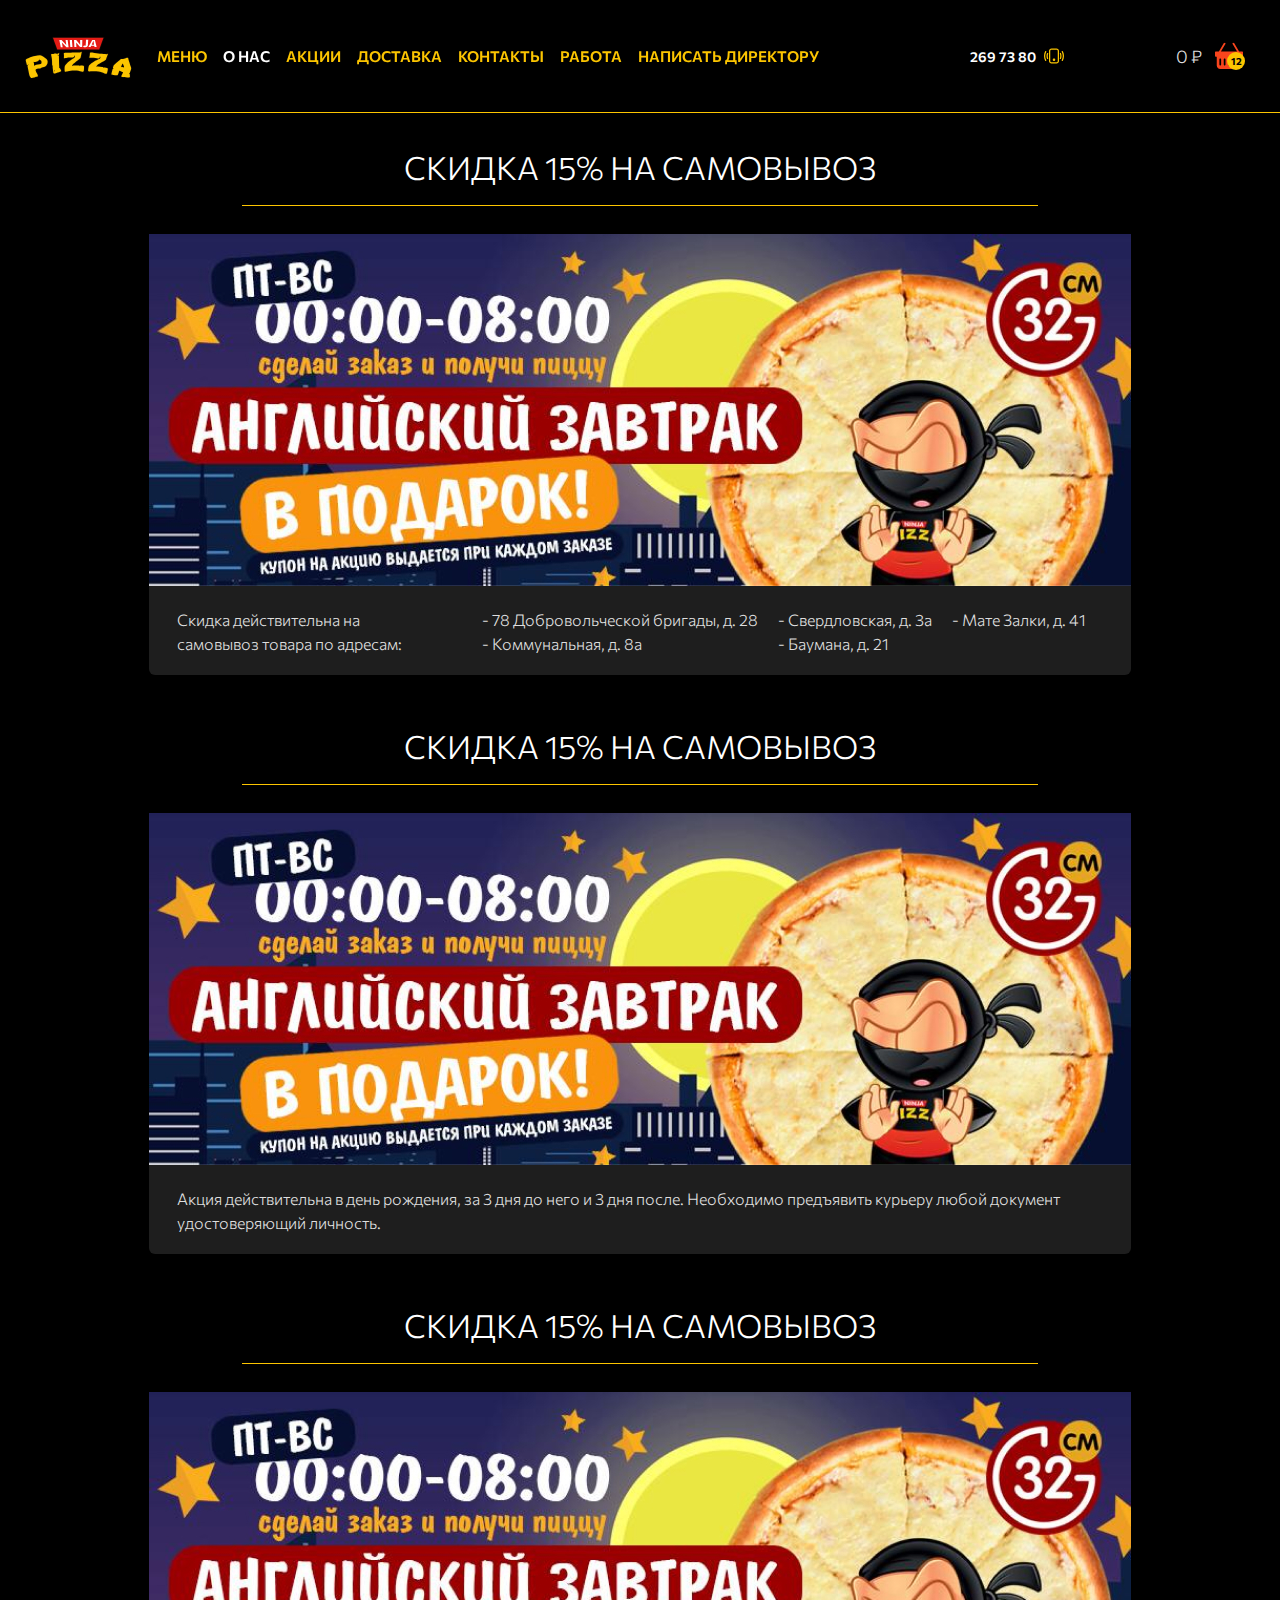
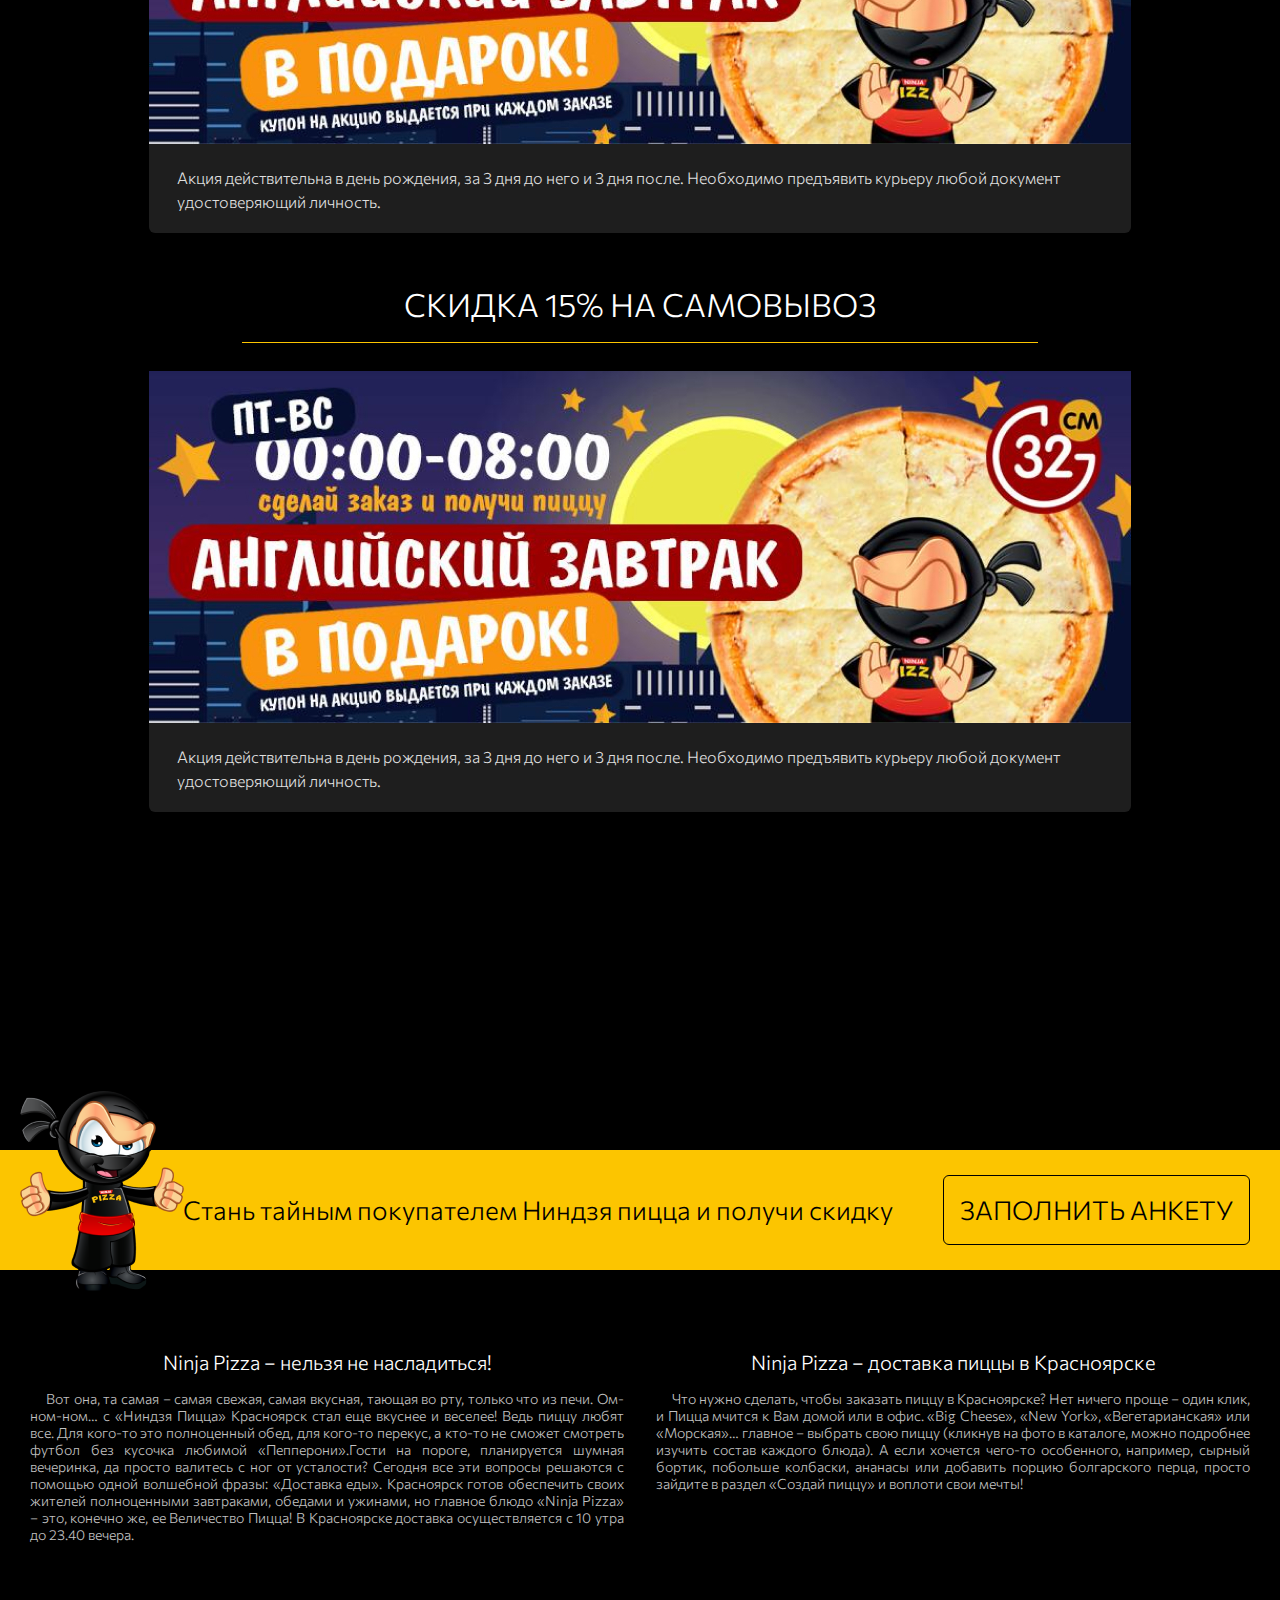
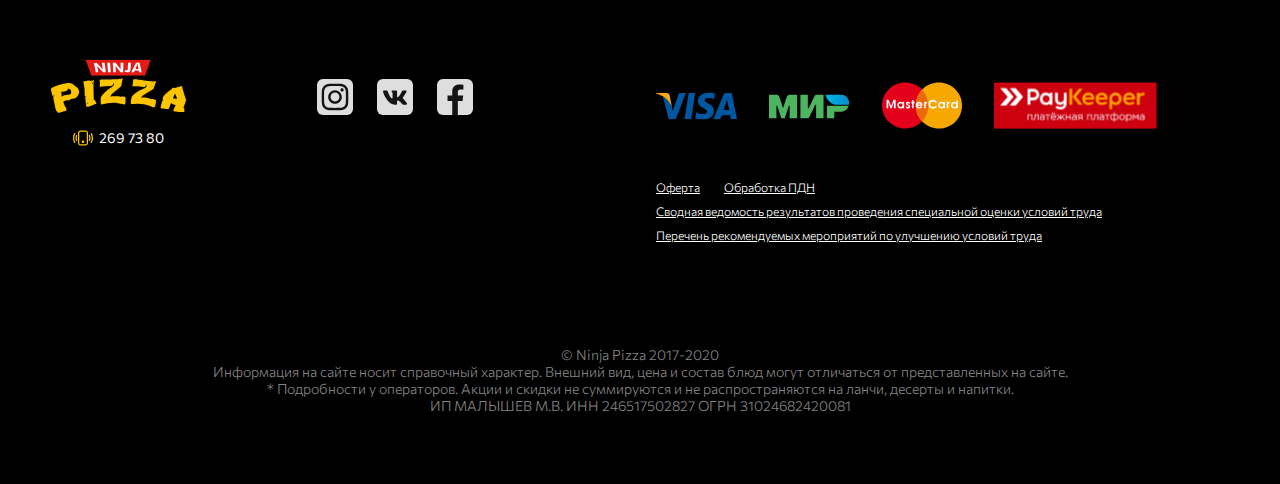
<file: sales.html>
<!DOCTYPE html>
<html lang="en">

<head>
    <meta charset="UTF-8">
    <meta name="viewport" content="width=device-width, initial-scale=1.0">
    <meta http-equiv="X-UA-Compatible" content="ie=edge">
    <title>Document</title>
<link href="./css/style-e78eee8a3d029b7e74bf.css" rel="stylesheet"></head>

<body>

    <div class="wrapper">
        <div class="header header-short">
            <a href="https://ninjapizza.ru/" class="header-logo">
                <img src="img/logo.svg" alt="">
            </a>
            <div class="nav-wrap">
                <div class="nav-backdrop"></div>
                <div class="nav-scroll-container">
                    <div class="nav-container">
                        <div class="mobile-nav-header">
                            <a href="https://ninjapizza.ru/" class="header-logo mobile-header-logo">
                                <img src="img/logo.svg" alt="">
                            </a>
                            <div class="header-cart" data-toggle="modal" data-target="#modal-cart"> <!-- cart-empty для пустой корзины -->
                                <svg class="icon-cart icon-cart-empty" width="28" height="27" viewBox="0 0 28 27" fill="none" xmlns="http://www.w3.org/2000/svg">
                                    <path fill-rule="evenodd" clip-rule="evenodd" d="M10.0747 0.374466C10.1734 0.433513 10.2594 0.511408 10.3279 0.603702C10.3964 0.695995 10.446 0.800879 10.4739 0.912361C10.5019 1.02384 10.5076 1.13974 10.4908 1.25343C10.4739 1.36712 10.4348 1.47638 10.3757 1.57497L5.92025 9.00022H22.0798L17.6225 1.57497C17.5032 1.37585 17.4679 1.13751 17.5244 0.912377C17.5808 0.68724 17.7244 0.493747 17.9235 0.374466C18.1226 0.255185 18.361 0.219886 18.5861 0.276334C18.8112 0.332783 19.0047 0.476355 19.124 0.675466L24.1203 9.00022H26.25C26.7141 9.00022 27.1592 9.18459 27.4874 9.51278C27.8156 9.84097 28 10.2861 28 10.7502V12.5002C28 12.9643 27.8156 13.4095 27.4874 13.7377C27.1592 14.0658 26.7141 14.2502 26.25 14.2502V22.1252C26.25 23.2855 25.7891 24.3983 24.9686 25.2188C24.1481 26.0393 23.0353 26.5002 21.875 26.5002H6.125C4.96468 26.5002 3.85188 26.0393 3.03141 25.2188C2.21094 24.3983 1.75 23.2855 1.75 22.1252V14.2502C1.28587 14.2502 0.840752 14.0658 0.512563 13.7377C0.184374 13.4095 0 12.9643 0 12.5002V10.7502C0 10.2861 0.184374 9.84097 0.512563 9.51278C0.840752 9.18459 1.28587 9.00022 1.75 9.00022H3.87975L8.8725 0.675466C8.93155 0.576861 9.00944 0.490854 9.10174 0.422359C9.19403 0.353864 9.29891 0.304223 9.41039 0.276271C9.52188 0.248319 9.63777 0.242604 9.75147 0.259453C9.86516 0.276302 9.97442 0.315383 10.073 0.374466H10.0747ZM3.5 14.2502V22.1252C3.5 22.8214 3.77656 23.4891 4.26884 23.9814C4.76113 24.4737 5.42881 24.7502 6.125 24.7502H21.875C22.5712 24.7502 23.2389 24.4737 23.7312 23.9814C24.2234 23.4891 24.5 22.8214 24.5 22.1252V14.2502H3.5ZM1.75 10.7502V12.5002H26.25V10.7502H1.75ZM7 16.0002C7.23206 16.0002 7.45462 16.0924 7.61872 16.2565C7.78281 16.4206 7.875 16.6432 7.875 16.8752V22.1252C7.875 22.3573 7.78281 22.5798 7.61872 22.7439C7.45462 22.908 7.23206 23.0002 7 23.0002C6.76794 23.0002 6.54538 22.908 6.38128 22.7439C6.21719 22.5798 6.125 22.3573 6.125 22.1252V16.8752C6.125 16.6432 6.21719 16.4206 6.38128 16.2565C6.54538 16.0924 6.76794 16.0002 7 16.0002ZM10.5 16.0002C10.7321 16.0002 10.9546 16.0924 11.1187 16.2565C11.2828 16.4206 11.375 16.6432 11.375 16.8752V22.1252C11.375 22.3573 11.2828 22.5798 11.1187 22.7439C10.9546 22.908 10.7321 23.0002 10.5 23.0002C10.2679 23.0002 10.0454 22.908 9.88128 22.7439C9.71719 22.5798 9.625 22.3573 9.625 22.1252V16.8752C9.625 16.6432 9.71719 16.4206 9.88128 16.2565C10.0454 16.0924 10.2679 16.0002 10.5 16.0002ZM14 16.0002C14.2321 16.0002 14.4546 16.0924 14.6187 16.2565C14.7828 16.4206 14.875 16.6432 14.875 16.8752V22.1252C14.875 22.3573 14.7828 22.5798 14.6187 22.7439C14.4546 22.908 14.2321 23.0002 14 23.0002C13.7679 23.0002 13.5454 22.908 13.3813 22.7439C13.2172 22.5798 13.125 22.3573 13.125 22.1252V16.8752C13.125 16.6432 13.2172 16.4206 13.3813 16.2565C13.5454 16.0924 13.7679 16.0002 14 16.0002ZM17.5 16.0002C17.7321 16.0002 17.9546 16.0924 18.1187 16.2565C18.2828 16.4206 18.375 16.6432 18.375 16.8752V22.1252C18.375 22.3573 18.2828 22.5798 18.1187 22.7439C17.9546 22.908 17.7321 23.0002 17.5 23.0002C17.2679 23.0002 17.0454 22.908 16.8813 22.7439C16.7172 22.5798 16.625 22.3573 16.625 22.1252V16.8752C16.625 16.6432 16.7172 16.4206 16.8813 16.2565C17.0454 16.0924 17.2679 16.0002 17.5 16.0002ZM21 16.0002C21.2321 16.0002 21.4546 16.0924 21.6187 16.2565C21.7828 16.4206 21.875 16.6432 21.875 16.8752V22.1252C21.875 22.3573 21.7828 22.5798 21.6187 22.7439C21.4546 22.908 21.2321 23.0002 21 23.0002C20.7679 23.0002 20.5454 22.908 20.3813 22.7439C20.2172 22.5798 20.125 22.3573 20.125 22.1252V16.8752C20.125 16.6432 20.2172 16.4206 20.3813 16.2565C20.5454 16.0924 20.7679 16.0002 21 16.0002Z" fill="#F9451D"/>
                                </svg>
                                <svg class="icon-cart icon-cart-full" width="28" height="27" viewBox="0 0 28 27" fill="none" xmlns="http://www.w3.org/2000/svg">
                                    <path fill-rule="evenodd" clip-rule="evenodd" d="M8.87425 0.5924C8.99353 0.39329 9.18702 0.249719 9.41216 0.19327C9.6373 0.136822 9.87564 0.172121 10.0747 0.291401C10.2739 0.410682 10.4174 0.604173 10.4739 0.829309C10.5303 1.05445 10.495 1.29278 10.3757 1.49189L5.92025 8.9171H22.0798L17.6225 1.49189C17.5032 1.29278 17.4679 1.05445 17.5244 0.829309C17.5808 0.604173 17.7244 0.410682 17.9235 0.291401C18.1226 0.172121 18.361 0.136822 18.5861 0.19327C18.8112 0.249719 19.0047 0.39329 19.124 0.5924L24.1203 8.9171H27.125C27.3571 8.9171 27.5796 9.00929 27.7437 9.17338C27.9078 9.33747 28 9.56003 28 9.79209V13.2921C28 13.5241 27.9078 13.7467 27.7437 13.9108C27.5796 14.0749 27.3571 14.1671 27.125 14.1671H26.25V22.917C26.25 23.8453 25.8813 24.7355 25.2249 25.3919C24.5685 26.0482 23.6783 26.417 22.75 26.417H5.25C4.32174 26.417 3.4315 26.0482 2.77513 25.3919C2.11875 24.7355 1.75 23.8453 1.75 22.917V14.1671H0.875C0.642936 14.1671 0.420376 14.0749 0.256282 13.9108C0.0921872 13.7467 0 13.5241 0 13.2921V9.79209C0 9.56003 0.0921872 9.33747 0.256282 9.17338C0.420376 9.00929 0.642936 8.9171 0.875 8.9171H3.87975L8.8725 0.5924H8.87425ZM6.125 16.7921C6.125 16.56 6.03281 16.3374 5.86872 16.1733C5.70462 16.0092 5.48206 15.9171 5.25 15.9171C5.01794 15.9171 4.79538 16.0092 4.63128 16.1733C4.46719 16.3374 4.375 16.56 4.375 16.7921V22.042C4.375 22.2741 4.46719 22.4966 4.63128 22.6607C4.79538 22.8248 5.01794 22.917 5.25 22.917C5.48206 22.917 5.70462 22.8248 5.86872 22.6607C6.03281 22.4966 6.125 22.2741 6.125 22.042V16.7921ZM10.5 16.7921C10.5 16.56 10.4078 16.3374 10.2437 16.1733C10.0796 16.0092 9.85706 15.9171 9.625 15.9171C9.39294 15.9171 9.17038 16.0092 9.00628 16.1733C8.84219 16.3374 8.75 16.56 8.75 16.7921V22.042C8.75 22.2741 8.84219 22.4966 9.00628 22.6607C9.17038 22.8248 9.39294 22.917 9.625 22.917C9.85706 22.917 10.0796 22.8248 10.2437 22.6607C10.4078 22.4966 10.5 22.2741 10.5 22.042V16.7921ZM14.875 16.7921C14.875 16.56 14.7828 16.3374 14.6187 16.1733C14.4546 16.0092 14.2321 15.9171 14 15.9171C13.7679 15.9171 13.5454 16.0092 13.3813 16.1733C13.2172 16.3374 13.125 16.56 13.125 16.7921V22.042C13.125 22.2741 13.2172 22.4966 13.3813 22.6607C13.5454 22.8248 13.7679 22.917 14 22.917C14.2321 22.917 14.4546 22.8248 14.6187 22.6607C14.7828 22.4966 14.875 22.2741 14.875 22.042V16.7921ZM19.25 16.7921C19.25 16.56 19.1578 16.3374 18.9937 16.1733C18.8296 16.0092 18.6071 15.9171 18.375 15.9171C18.1429 15.9171 17.9204 16.0092 17.7563 16.1733C17.5922 16.3374 17.5 16.56 17.5 16.7921V22.042C17.5 22.2741 17.5922 22.4966 17.7563 22.6607C17.9204 22.8248 18.1429 22.917 18.375 22.917C18.6071 22.917 18.8296 22.8248 18.9937 22.6607C19.1578 22.4966 19.25 22.2741 19.25 22.042V16.7921ZM23.625 16.7921C23.625 16.56 23.5328 16.3374 23.3687 16.1733C23.2046 16.0092 22.9821 15.9171 22.75 15.9171C22.5179 15.9171 22.2954 16.0092 22.1313 16.1733C21.9672 16.3374 21.875 16.56 21.875 16.7921V22.042C21.875 22.2741 21.9672 22.4966 22.1313 22.6607C22.2954 22.8248 22.5179 22.917 22.75 22.917C22.9821 22.917 23.2046 22.8248 23.3687 22.6607C23.5328 22.4966 23.625 22.2741 23.625 22.042V16.7921Z" fill="#F9451D"/>
                                </svg>
                                <div class="header-cart__count">
                                    <span class="header-cart__count__text">12</span>
                                    <svg class="icon-cart-arrow" width="12" height="10" viewBox="0 0 12 10" fill="none" xmlns="http://www.w3.org/2000/svg">
                                        <path d="M1.94932 5L10.0493 5" stroke="#2C2C2C" stroke-width="2" stroke-linecap="round" stroke-linejoin="round"/>
                                        <path d="M10.0493 5.00039L7.01182 1.96289" stroke="#2C2C2C" stroke-width="2" stroke-linecap="round" stroke-linejoin="round"/>
                                        <path d="M10.0493 5L7.01182 8.0375" stroke="#2C2C2C" stroke-width="2" stroke-linecap="round" stroke-linejoin="round"/>
                                    </svg>    
                                </div>
                                <span class="cart-text cart-price">0 &#8381;</span> 
                                <span class="cart-text cart-checkout">Оформить</span>
                            </div>
                            <div class="mobile-nav-close">
                                <svg width="18" height="18" viewBox="0 0 18 18" fill="none" xmlns="http://www.w3.org/2000/svg">
                                    <path d="M17 1L1 17M1 1L17 17" stroke="white" stroke-width="2" stroke-linecap="round"/>
                                </svg>    
                            </div>
                        </div>
                        <div class="mobile-nav-action">
                            <div class="mobile-nav-action__title">Доставка пиццы в Красноярске</div>
                            <div class="mobile-nav-phone">
                                <a href="#" class="header-link header-link--phone">
                                    <span class="header-link__bold">269 73 80</span>
                                    <svg width="20" height="16" viewBox="0 0 20 16" fill="none" xmlns="http://www.w3.org/2000/svg">
                                        <path fill-rule="evenodd" clip-rule="evenodd" d="M12.5 1.75H7.5C7.16848 1.75 6.85054 1.8817 6.61612 2.11612C6.3817 2.35054 6.25 2.66848 6.25 3V13C6.25 13.3315 6.3817 13.6495 6.61612 13.8839C6.85054 14.1183 7.16848 14.25 7.5 14.25H12.5C12.8315 14.25 13.1495 14.1183 13.3839 13.8839C13.6183 13.6495 13.75 13.3315 13.75 13V3C13.75 2.66848 13.6183 2.35054 13.3839 2.11612C13.1495 1.8817 12.8315 1.75 12.5 1.75ZM7.5 0.5C6.83696 0.5 6.20107 0.763392 5.73223 1.23223C5.26339 1.70107 5 2.33696 5 3V13C5 13.663 5.26339 14.2989 5.73223 14.7678C6.20107 15.2366 6.83696 15.5 7.5 15.5H12.5C13.163 15.5 13.7989 15.2366 14.2678 14.7678C14.7366 14.2989 15 13.663 15 13V3C15 2.33696 14.7366 1.70107 14.2678 1.23223C13.7989 0.763392 13.163 0.5 12.5 0.5H7.5Z" fill="#FCC500"/>
                                        <path fill-rule="evenodd" clip-rule="evenodd" d="M10 13.0002C10.3315 13.0002 10.6495 12.8685 10.8839 12.6341C11.1183 12.3997 11.25 12.0817 11.25 11.7502C11.25 11.4187 11.1183 11.1007 10.8839 10.8663C10.6495 10.6319 10.3315 10.5002 10 10.5002C9.66849 10.5002 9.35055 10.6319 9.11613 10.8663C8.88171 11.1007 8.75001 11.4187 8.75001 11.7502C8.75001 12.0817 8.88171 12.3997 9.11613 12.6341C9.35055 12.8685 9.66849 13.0002 10 13.0002ZM1.99876 3.0727C2.07133 3.1111 2.13562 3.16342 2.18797 3.22667C2.24031 3.28992 2.27968 3.36287 2.30382 3.44134C2.32797 3.51981 2.33642 3.60227 2.32869 3.684C2.32095 3.76574 2.29719 3.84515 2.25876 3.9177C1.59407 5.1757 1.24772 6.5774 1.25001 8.0002C1.25001 9.4752 1.61501 10.8652 2.25876 12.0827C2.33634 12.2292 2.35252 12.4006 2.30377 12.559C2.25501 12.7175 2.14529 12.8501 1.99876 12.9277C1.85223 13.0053 1.68088 13.0215 1.52241 12.9727C1.36394 12.9239 1.23134 12.8142 1.15376 12.6677C0.39379 11.2294 -0.00233444 9.62691 1.03493e-05 8.0002C1.03493e-05 6.31645 0.41751 4.72645 1.15376 3.3327C1.19216 3.26013 1.24448 3.19584 1.30773 3.1435C1.37098 3.09115 1.44392 3.05178 1.52239 3.02764C1.60087 3.00349 1.68332 2.99505 1.76506 3.00278C1.8468 3.01051 1.92621 3.03427 1.99876 3.0727ZM18.0013 3.0727C18.0738 3.03427 18.1532 3.01051 18.235 3.00278C18.3167 2.99505 18.3992 3.00349 18.4776 3.02764C18.5561 3.05178 18.629 3.09115 18.6923 3.1435C18.7555 3.19584 18.8079 3.26013 18.8463 3.3327C19.6063 4.77096 20.0024 6.37349 20 8.0002C20.0024 9.62691 19.6063 11.2294 18.8463 12.6677C18.7687 12.8142 18.6361 12.9239 18.4776 12.9727C18.3191 13.0215 18.1478 13.0053 18.0013 12.9277C17.8547 12.8501 17.745 12.7175 17.6963 12.559C17.6475 12.4006 17.6637 12.2292 17.7413 12.0827C18.406 10.8247 18.7523 9.42301 18.75 8.0002C18.75 6.5252 18.385 5.1352 17.7413 3.9177C17.7028 3.84515 17.6791 3.76574 17.6713 3.684C17.6636 3.60227 17.6721 3.51981 17.6962 3.44134C17.7203 3.36287 17.7597 3.28992 17.8121 3.22667C17.8644 3.16342 17.9287 3.1111 18.0013 3.0727ZM3.82126 4.9177C3.89778 4.94754 3.96768 4.99217 4.02694 5.04904C4.08621 5.1059 4.13368 5.17389 4.16665 5.24912C4.19962 5.32435 4.21744 5.40534 4.21909 5.48746C4.22074 5.56957 4.20618 5.65121 4.17626 5.7277C3.89368 6.45199 3.74911 7.22275 3.75001 8.0002C3.75001 8.8027 3.90001 9.56895 4.17501 10.2727C4.20989 10.35 4.22869 10.4335 4.23028 10.5182C4.23186 10.603 4.21618 10.6872 4.18421 10.7657C4.15223 10.8442 4.10463 10.9153 4.04428 10.9749C3.98394 11.0344 3.91211 11.081 3.83318 11.1119C3.75425 11.1428 3.66986 11.1573 3.58514 11.1546C3.50043 11.1518 3.41715 11.1319 3.34039 11.0959C3.26362 11.06 3.19497 11.0088 3.1386 10.9455C3.08224 10.8822 3.03934 10.8081 3.01251 10.7277C2.67309 9.85845 2.49927 8.93337 2.50001 8.0002C2.50001 7.03895 2.68126 6.11895 3.01251 5.2727C3.07278 5.11846 3.1918 4.99444 3.34344 4.92788C3.49507 4.86132 3.66693 4.85766 3.82126 4.9177ZM16.1788 4.9177C16.2553 4.88778 16.3369 4.87323 16.419 4.87488C16.5011 4.87652 16.5821 4.89434 16.6573 4.92731C16.7326 4.96028 16.8006 5.00776 16.8574 5.06702C16.9143 5.12629 16.9589 5.19618 16.9888 5.2727C17.3188 6.11895 17.5 7.03895 17.5 8.0002C17.5 8.96145 17.3188 9.88145 16.9875 10.7277C16.9216 10.8737 16.8021 10.9889 16.6537 11.0493C16.5053 11.1098 16.3393 11.1109 16.1901 11.0525C16.0409 10.9941 15.9198 10.8806 15.8518 10.7355C15.7839 10.5904 15.7743 10.4247 15.825 10.2727C16.1 9.56895 16.25 8.8027 16.25 8.0002C16.25 7.1977 16.1 6.43145 15.825 5.7277C15.7645 5.57338 15.7678 5.40134 15.8341 5.24944C15.9005 5.09753 16.0244 4.97821 16.1788 4.9177Z" fill="#FCC500"/>
                                    </svg>
                                </a>
                                <div class="mobile-nav-call-me">ПОЗВОНИТЕ МНЕ</div>
                            </div>
                            <ul class="mobile-nav-social">
                                <li>
                                    <a href="#">
                                        <svg width="28" height="28" viewBox="0 0 28 28" fill="none" xmlns="http://www.w3.org/2000/svg">
                                            <path d="M13.9979 0.706543C10.3887 0.706543 9.9357 0.722329 8.51812 0.786858C7.10331 0.851663 6.13758 1.07571 5.29257 1.40445C4.41849 1.74398 3.67703 2.19818 2.93834 2.93735C2.19909 3.67624 1.74502 4.4179 1.40447 5.29195C1.07499 6.13746 0.850727 7.10373 0.787047 8.51837C0.723643 9.93634 0.707031 10.3897 0.707031 14C0.707031 17.6103 0.72309 18.062 0.787324 19.4799C0.852389 20.8951 1.07638 21.8611 1.40475 22.7063C1.74447 23.5807 2.19854 24.3223 2.9375 25.0612C3.67592 25.8007 4.41738 26.256 5.29091 26.5955C6.13647 26.9242 7.10248 27.1483 8.51701 27.2131C9.93459 27.2776 10.3873 27.2934 13.9963 27.2934C17.6059 27.2934 18.0574 27.2776 19.475 27.2131C20.8898 27.1483 21.8567 26.9242 22.7022 26.5955C23.576 26.256 24.3164 25.8007 25.0548 25.0612C25.794 24.3223 26.2481 23.5807 26.5887 22.7066C26.9154 21.8611 27.1396 20.8948 27.2061 19.4802C27.2698 18.0622 27.2864 17.6103 27.2864 14C27.2864 10.3897 27.2698 9.93662 27.2061 8.51865C27.1396 7.10345 26.9154 6.13746 26.5887 5.29222C26.2481 4.4179 25.794 3.67624 25.0548 2.93735C24.3155 2.1979 23.5763 1.74371 22.7014 1.40445C21.8542 1.07571 20.8879 0.851663 19.4731 0.786858C18.0555 0.722329 17.6042 0.706543 13.9938 0.706543H13.9979ZM12.8057 3.10213C13.1596 3.10158 13.5544 3.10213 13.9979 3.10213C17.5463 3.10213 17.9669 3.11487 19.3681 3.17857C20.6639 3.23783 21.3671 3.45441 21.8356 3.63636C22.4558 3.8773 22.898 4.16533 23.3628 4.6306C23.828 5.09587 24.1159 5.53898 24.3574 6.15934C24.5393 6.62738 24.7561 7.33083 24.815 8.62694C24.8787 10.0283 24.8925 10.4492 24.8925 13.9969C24.8925 17.5446 24.8787 17.9656 24.815 19.3669C24.7558 20.663 24.5393 21.3665 24.3574 21.8345C24.1165 22.4549 23.828 22.8966 23.3628 23.3616C22.8977 23.8269 22.4561 24.1149 21.8356 24.3558C21.3677 24.5386 20.6639 24.7546 19.3681 24.8139C17.9672 24.8776 17.5463 24.8915 13.9979 24.8915C10.4493 24.8915 10.0287 24.8776 8.62776 24.8139C7.332 24.7541 6.62875 24.5375 6.16001 24.3556C5.53982 24.1146 5.09682 23.8266 4.63168 23.3613C4.16653 22.8961 3.87859 22.454 3.63716 21.8334C3.45525 21.3654 3.23846 20.6619 3.17949 19.3658C3.11581 17.9645 3.10307 17.5435 3.10307 13.9936C3.10307 10.4437 3.11581 10.025 3.17949 8.62361C3.23874 7.3275 3.45525 6.62406 3.63716 6.15547C3.87804 5.53511 4.16653 5.09199 4.63168 4.62672C5.09682 4.16145 5.53982 3.87343 6.16001 3.63193C6.62847 3.44914 7.332 3.23313 8.62776 3.17358C9.85374 3.11819 10.3289 3.10158 12.8057 3.09881V3.10213ZM21.0919 5.30939C20.2115 5.30939 19.4972 6.02309 19.4972 6.90405C19.4972 7.78474 20.2115 8.49927 21.0919 8.49927C21.9724 8.49927 22.6867 7.78474 22.6867 6.90405C22.6867 6.02336 21.9724 5.30884 21.0919 5.30884V5.30939ZM13.9979 7.17324C10.2289 7.17324 7.17308 10.2299 7.17308 14C7.17308 17.7701 10.2289 20.8253 13.9979 20.8253C17.767 20.8253 20.8217 17.7701 20.8217 14C20.8217 10.2299 17.7667 7.17324 13.9977 7.17324H13.9979ZM13.9979 9.56883C16.4444 9.56883 18.4279 11.5526 18.4279 14C18.4279 16.4471 16.4444 18.4311 13.9979 18.4311C11.5512 18.4311 9.56801 16.4471 9.56801 14C9.56801 11.5526 11.5512 9.56883 13.9979 9.56883Z" fill="#141414"/>
                                        </svg>
                                    </a>
                                </li>
                                <li>
                                    <a href="#">
                                        <svg width="25" height="15" viewBox="0 0 25 15" fill="none" xmlns="http://www.w3.org/2000/svg">
                                            <path fill-rule="evenodd" clip-rule="evenodd" d="M23.4812 1.40238C23.6481 0.846251 23.4812 0.4375 22.6874 0.4375H20.0624C19.3949 0.4375 19.0874 0.790562 18.9205 1.18C18.9205 1.18 17.5855 4.43369 15.6944 6.54719C15.0825 7.159 14.8045 7.35344 14.4707 7.35344C14.3039 7.35344 14.0624 7.159 14.0624 6.60288V1.40238C14.0624 0.734876 13.8687 0.4375 13.3124 0.4375H9.18736C8.77036 0.4375 8.51948 0.74725 8.51948 1.04088C8.51948 1.67369 9.46486 1.81956 9.56236 3.59931V7.465C9.56236 8.3125 9.40936 8.46625 9.0756 8.46625C8.18573 8.46625 6.02123 5.19775 4.73723 1.45806C4.4856 0.731125 4.23323 0.4375 3.56235 0.4375H0.937353C0.187353 0.4375 0.0373535 0.790562 0.0373535 1.18C0.0373535 1.87525 0.927416 5.32375 4.1811 9.8845C6.35048 12.9989 9.40636 14.6875 12.1874 14.6875C13.8561 14.6875 14.0624 14.3125 14.0624 13.6666V11.3125C14.0624 10.5625 14.2204 10.4129 14.7486 10.4129C15.1382 10.4129 15.8055 10.6075 17.3631 12.1092C19.1429 13.8888 19.4361 14.6875 20.4374 14.6875H23.0624C23.8124 14.6875 24.1874 14.3125 23.971 13.5724C23.7344 12.8348 22.8846 11.7649 21.757 10.4963C21.1452 9.77313 20.2274 8.99444 19.9495 8.60519C19.56 8.10456 19.6712 7.88219 19.9495 7.43744C19.9495 7.43744 23.1475 2.93219 23.4812 1.40256V1.40238Z" fill="#141414"/>
                                        </svg>    
                                    </a>
                                </li>
                                <li>
                                    <a href="#">
                                        <svg width="17" height="31" viewBox="0 0 17 31" fill="none" xmlns="http://www.w3.org/2000/svg">
                                            <path d="M10.8382 31.0001V17.0584H15.518L16.2165 11.6242H10.8382V8.15976C10.8382 6.5812 11.2712 5.51951 13.5343 5.51951H16.4121V0.644114C15.9092 0.574266 14.2049 0.43457 12.2212 0.43457C8.07217 0.43457 5.23631 2.96307 5.23631 7.61495V11.6242H0.54248V17.0584H5.23631V31.0001H10.8382Z" fill="#141414"/>
                                        </svg>       
                                    </a>
                                </li>
                            </ul>
                        </div>
                        <div class="nav">
                            <ul class="nav-list nav-list-main">
                                <li class="nav-item"><a href="/home.html" class="nav-link">МЕНЮ</a></li>
                                <li class="nav-item"><a href="/about.html" class="nav-link active">О НАС</a></li>
                                <li class="nav-item"><a href="/sales.html" class="nav-link">АКЦИИ</a></li>
                                <li class="nav-item"><a href="#" class="nav-link">ДОСТАВКА</a></li>
                                <li class="nav-item"><a href="#" class="nav-link">КОНТАКТЫ</a></li>
                                <li class="nav-item"><a href="#" class="nav-link">РАБОТА</a></li>
                                <li class="nav-item"><a href="#" class="nav-link">НАПИСАТЬ ДИРЕКТОРУ</a></li>
                            </ul>
                            <ul class="nav-list nav-list-products">
                                <li class="nav-item"><a href="/home.html?target=#product-group-set&slide=0" class="nav-link active">НАБОРЫ</a></li>
                                <li class="nav-item"><a href="/home.html?target=#product-group-pizza&slide=1" class="nav-link">ПИЦЦЫ</a></li>
                                <li class="nav-item"><a href="/home.html?target=#product-group-hot&slide=2" class="nav-link">ГОРЯЧЕЕ</a></li>
                                <li class="nav-item"><a href="/home.html?target=#product-group-salads&slide=3" class="nav-link">САЛАТЫ</a></li>
                                <li class="nav-item"><a href="/home.html?target=#product-group-deserts&slide=4" class="nav-link">ДЕСЕРТЫ</a></li>
                                <li class="nav-item"><a href="/home.html?target=#product-group-sauces&slide=5" class="nav-link">СОУСЫ</a></li>
                                <li class="nav-item"><a href="/home.html?target=#product-group-drinks&slide=6" class="nav-link">НАПИТКИ</a></li>
                                <li class="nav-item"><a href="#" class="nav-link">СОЗДАТЬ СВОЮ ПИЦЦУ</a></li>
                            </ul>
                        </div>
                        <div class="mobile-nav-footer">
                            <a href="#">
                                <img src="img/google-play.svg" alt="">
                            </a>
                            <a href="#">
                                <img src="img/appstore.svg" alt="">
                            </a>
                        </div>
                    </div>
                </div>    
            </div>        
            <a href="#" class="header-link header-link--phone">
                <span class="header-link__bold">269 73 80</span>
                <svg width="20" height="16" viewBox="0 0 20 16" fill="none" xmlns="http://www.w3.org/2000/svg">
                    <path fill-rule="evenodd" clip-rule="evenodd" d="M12.5 1.75H7.5C7.16848 1.75 6.85054 1.8817 6.61612 2.11612C6.3817 2.35054 6.25 2.66848 6.25 3V13C6.25 13.3315 6.3817 13.6495 6.61612 13.8839C6.85054 14.1183 7.16848 14.25 7.5 14.25H12.5C12.8315 14.25 13.1495 14.1183 13.3839 13.8839C13.6183 13.6495 13.75 13.3315 13.75 13V3C13.75 2.66848 13.6183 2.35054 13.3839 2.11612C13.1495 1.8817 12.8315 1.75 12.5 1.75ZM7.5 0.5C6.83696 0.5 6.20107 0.763392 5.73223 1.23223C5.26339 1.70107 5 2.33696 5 3V13C5 13.663 5.26339 14.2989 5.73223 14.7678C6.20107 15.2366 6.83696 15.5 7.5 15.5H12.5C13.163 15.5 13.7989 15.2366 14.2678 14.7678C14.7366 14.2989 15 13.663 15 13V3C15 2.33696 14.7366 1.70107 14.2678 1.23223C13.7989 0.763392 13.163 0.5 12.5 0.5H7.5Z" fill="#FCC500"/>
                    <path fill-rule="evenodd" clip-rule="evenodd" d="M10 13.0002C10.3315 13.0002 10.6495 12.8685 10.8839 12.6341C11.1183 12.3997 11.25 12.0817 11.25 11.7502C11.25 11.4187 11.1183 11.1007 10.8839 10.8663C10.6495 10.6319 10.3315 10.5002 10 10.5002C9.66849 10.5002 9.35055 10.6319 9.11613 10.8663C8.88171 11.1007 8.75001 11.4187 8.75001 11.7502C8.75001 12.0817 8.88171 12.3997 9.11613 12.6341C9.35055 12.8685 9.66849 13.0002 10 13.0002ZM1.99876 3.0727C2.07133 3.1111 2.13562 3.16342 2.18797 3.22667C2.24031 3.28992 2.27968 3.36287 2.30382 3.44134C2.32797 3.51981 2.33642 3.60227 2.32869 3.684C2.32095 3.76574 2.29719 3.84515 2.25876 3.9177C1.59407 5.1757 1.24772 6.5774 1.25001 8.0002C1.25001 9.4752 1.61501 10.8652 2.25876 12.0827C2.33634 12.2292 2.35252 12.4006 2.30377 12.559C2.25501 12.7175 2.14529 12.8501 1.99876 12.9277C1.85223 13.0053 1.68088 13.0215 1.52241 12.9727C1.36394 12.9239 1.23134 12.8142 1.15376 12.6677C0.39379 11.2294 -0.00233444 9.62691 1.03493e-05 8.0002C1.03493e-05 6.31645 0.41751 4.72645 1.15376 3.3327C1.19216 3.26013 1.24448 3.19584 1.30773 3.1435C1.37098 3.09115 1.44392 3.05178 1.52239 3.02764C1.60087 3.00349 1.68332 2.99505 1.76506 3.00278C1.8468 3.01051 1.92621 3.03427 1.99876 3.0727ZM18.0013 3.0727C18.0738 3.03427 18.1532 3.01051 18.235 3.00278C18.3167 2.99505 18.3992 3.00349 18.4776 3.02764C18.5561 3.05178 18.629 3.09115 18.6923 3.1435C18.7555 3.19584 18.8079 3.26013 18.8463 3.3327C19.6063 4.77096 20.0024 6.37349 20 8.0002C20.0024 9.62691 19.6063 11.2294 18.8463 12.6677C18.7687 12.8142 18.6361 12.9239 18.4776 12.9727C18.3191 13.0215 18.1478 13.0053 18.0013 12.9277C17.8547 12.8501 17.745 12.7175 17.6963 12.559C17.6475 12.4006 17.6637 12.2292 17.7413 12.0827C18.406 10.8247 18.7523 9.42301 18.75 8.0002C18.75 6.5252 18.385 5.1352 17.7413 3.9177C17.7028 3.84515 17.6791 3.76574 17.6713 3.684C17.6636 3.60227 17.6721 3.51981 17.6962 3.44134C17.7203 3.36287 17.7597 3.28992 17.8121 3.22667C17.8644 3.16342 17.9287 3.1111 18.0013 3.0727ZM3.82126 4.9177C3.89778 4.94754 3.96768 4.99217 4.02694 5.04904C4.08621 5.1059 4.13368 5.17389 4.16665 5.24912C4.19962 5.32435 4.21744 5.40534 4.21909 5.48746C4.22074 5.56957 4.20618 5.65121 4.17626 5.7277C3.89368 6.45199 3.74911 7.22275 3.75001 8.0002C3.75001 8.8027 3.90001 9.56895 4.17501 10.2727C4.20989 10.35 4.22869 10.4335 4.23028 10.5182C4.23186 10.603 4.21618 10.6872 4.18421 10.7657C4.15223 10.8442 4.10463 10.9153 4.04428 10.9749C3.98394 11.0344 3.91211 11.081 3.83318 11.1119C3.75425 11.1428 3.66986 11.1573 3.58514 11.1546C3.50043 11.1518 3.41715 11.1319 3.34039 11.0959C3.26362 11.06 3.19497 11.0088 3.1386 10.9455C3.08224 10.8822 3.03934 10.8081 3.01251 10.7277C2.67309 9.85845 2.49927 8.93337 2.50001 8.0002C2.50001 7.03895 2.68126 6.11895 3.01251 5.2727C3.07278 5.11846 3.1918 4.99444 3.34344 4.92788C3.49507 4.86132 3.66693 4.85766 3.82126 4.9177ZM16.1788 4.9177C16.2553 4.88778 16.3369 4.87323 16.419 4.87488C16.5011 4.87652 16.5821 4.89434 16.6573 4.92731C16.7326 4.96028 16.8006 5.00776 16.8574 5.06702C16.9143 5.12629 16.9589 5.19618 16.9888 5.2727C17.3188 6.11895 17.5 7.03895 17.5 8.0002C17.5 8.96145 17.3188 9.88145 16.9875 10.7277C16.9216 10.8737 16.8021 10.9889 16.6537 11.0493C16.5053 11.1098 16.3393 11.1109 16.1901 11.0525C16.0409 10.9941 15.9198 10.8806 15.8518 10.7355C15.7839 10.5904 15.7743 10.4247 15.825 10.2727C16.1 9.56895 16.25 8.8027 16.25 8.0002C16.25 7.1977 16.1 6.43145 15.825 5.7277C15.7645 5.57338 15.7678 5.40134 15.8341 5.24944C15.9005 5.09753 16.0244 4.97821 16.1788 4.9177Z" fill="#FCC500"/>
                </svg>
                <span class="header-link__text">ПОЗВОНИТЕ МНЕ</span>
            </a>
            <div class="header-link header-link--time-delivery">
                <span>СРЕДНЕЕ ВРЕМЯ ДОСТАВКИ</span>
                <svg width="18" height="18" viewBox="0 0 18 18" fill="none" xmlns="http://www.w3.org/2000/svg">
                    <path fill-rule="evenodd" clip-rule="evenodd" d="M7.3125 0C7.16332 0 7.02024 0.0592632 6.91475 0.164752C6.80926 0.270242 6.75 0.413316 6.75 0.5625C6.75 0.711684 6.80926 0.854758 6.91475 0.960248C7.02024 1.06574 7.16332 1.125 7.3125 1.125H7.875V2.32875C6.34306 2.55007 4.91029 3.21788 3.75567 4.24875C2.60106 5.27963 1.77579 6.62786 1.38295 8.12502C0.990118 9.62219 1.04713 11.2019 1.54688 12.6669C2.04663 14.1318 2.96695 15.417 4.19287 16.362L3.51562 17.0392C3.41 17.1447 3.35061 17.2878 3.3505 17.4371C3.35039 17.5864 3.40959 17.7296 3.51506 17.8352C3.62054 17.9408 3.76365 18.0002 3.91291 18.0003C4.06218 18.0004 4.20538 17.9412 4.311 17.8358L5.15025 16.9965C6.32589 17.6564 7.65182 18.002 9 18C10.3482 18.002 11.6741 17.6564 12.8497 16.9965L13.689 17.8358C13.7946 17.9412 13.9378 18.0004 14.0871 18.0003C14.2364 18.0002 14.3795 17.9408 14.4849 17.8352C14.5904 17.7296 14.6496 17.5864 14.6495 17.4371C14.6494 17.2878 14.59 17.1447 14.4844 17.0392L13.8083 16.362C15.0342 15.417 15.9545 14.1317 16.4542 12.6666C16.9539 11.2016 17.0108 9.62179 16.6178 8.12459C16.2249 6.62739 15.3995 5.27918 14.2447 4.24838C13.0899 3.21758 11.657 2.5499 10.125 2.32875V1.125H10.6875C10.8367 1.125 10.9798 1.06574 11.0852 0.960248C11.1907 0.854758 11.25 0.711684 11.25 0.5625C11.25 0.413316 11.1907 0.270242 11.0852 0.164752C10.9798 0.0592632 10.8367 0 10.6875 0L7.3125 0ZM8.48025 3.39525C8.82625 3.36894 9.17375 3.36894 9.51975 3.39525C11.2598 3.52963 12.8801 4.3327 14.0408 5.63597C15.2014 6.93924 15.8122 8.64139 15.745 10.3853C15.6777 12.1292 14.9377 13.7792 13.6801 14.9893C12.4225 16.1993 10.7452 16.8752 9 16.8752C7.25482 16.8752 5.57746 16.1993 4.31988 14.9893C3.0623 13.7792 2.32225 12.1292 2.25501 10.3853C2.18777 8.64139 2.79857 6.93924 3.95924 5.63597C5.11992 4.3327 6.74025 3.52963 8.48025 3.39525ZM9.5625 6.1875C9.5625 6.03832 9.50324 5.89524 9.39775 5.78975C9.29226 5.68426 9.14918 5.625 9 5.625C8.85082 5.625 8.70774 5.68426 8.60225 5.78975C8.49676 5.89524 8.4375 6.03832 8.4375 6.1875V9.96975L6.82987 12.6472C6.75305 12.7752 6.73021 12.9285 6.76639 13.0734C6.80258 13.2182 6.89481 13.3427 7.02281 13.4196C7.15081 13.4964 7.30409 13.5192 7.44893 13.483C7.59376 13.4469 7.7183 13.3546 7.79513 13.2266L9.48263 10.4141C9.53493 10.3268 9.56254 10.2268 9.5625 10.125V6.1875ZM2.84948e-09 3.9375C2.84948e-09 4.78463 0.374625 5.54513 0.9675 6.06038C1.83571 4.35032 3.22532 2.96071 4.93538 2.0925C4.55949 1.65997 4.06045 1.35258 3.50506 1.21148C2.94967 1.07037 2.36442 1.10228 1.82766 1.30294C1.29091 1.50359 0.828249 1.86342 0.501619 2.33426C0.174989 2.80509 -2.57854e-05 3.36446 2.84948e-09 3.9375H2.84948e-09ZM15.1875 1.125C14.3404 1.125 13.5799 1.49962 13.0646 2.0925C14.7747 2.96071 16.1643 4.35032 17.0325 6.06038C17.465 5.68449 17.7724 5.18545 17.9135 4.63006C18.0546 4.07466 18.0227 3.48942 17.8221 2.95266C17.6214 2.41591 17.2616 1.95325 16.7907 1.62662C16.3199 1.29999 15.7605 1.12497 15.1875 1.125Z" fill="#FCC500"/>
                </svg>    
                <span class="header-link__bold">49:27</span>
            </div>
            <div class="header-cart-wrap">
                <div class="header-cart" data-toggle="modal" data-target="#modal-cart"> <!-- cart-empty для пустой корзины -->
                    <svg class="icon-cart icon-cart-empty" width="28" height="27" viewBox="0 0 28 27" fill="none" xmlns="http://www.w3.org/2000/svg">
                        <path fill-rule="evenodd" clip-rule="evenodd" d="M10.0747 0.374466C10.1734 0.433513 10.2594 0.511408 10.3279 0.603702C10.3964 0.695995 10.446 0.800879 10.4739 0.912361C10.5019 1.02384 10.5076 1.13974 10.4908 1.25343C10.4739 1.36712 10.4348 1.47638 10.3757 1.57497L5.92025 9.00022H22.0798L17.6225 1.57497C17.5032 1.37585 17.4679 1.13751 17.5244 0.912377C17.5808 0.68724 17.7244 0.493747 17.9235 0.374466C18.1226 0.255185 18.361 0.219886 18.5861 0.276334C18.8112 0.332783 19.0047 0.476355 19.124 0.675466L24.1203 9.00022H26.25C26.7141 9.00022 27.1592 9.18459 27.4874 9.51278C27.8156 9.84097 28 10.2861 28 10.7502V12.5002C28 12.9643 27.8156 13.4095 27.4874 13.7377C27.1592 14.0658 26.7141 14.2502 26.25 14.2502V22.1252C26.25 23.2855 25.7891 24.3983 24.9686 25.2188C24.1481 26.0393 23.0353 26.5002 21.875 26.5002H6.125C4.96468 26.5002 3.85188 26.0393 3.03141 25.2188C2.21094 24.3983 1.75 23.2855 1.75 22.1252V14.2502C1.28587 14.2502 0.840752 14.0658 0.512563 13.7377C0.184374 13.4095 0 12.9643 0 12.5002V10.7502C0 10.2861 0.184374 9.84097 0.512563 9.51278C0.840752 9.18459 1.28587 9.00022 1.75 9.00022H3.87975L8.8725 0.675466C8.93155 0.576861 9.00944 0.490854 9.10174 0.422359C9.19403 0.353864 9.29891 0.304223 9.41039 0.276271C9.52188 0.248319 9.63777 0.242604 9.75147 0.259453C9.86516 0.276302 9.97442 0.315383 10.073 0.374466H10.0747ZM3.5 14.2502V22.1252C3.5 22.8214 3.77656 23.4891 4.26884 23.9814C4.76113 24.4737 5.42881 24.7502 6.125 24.7502H21.875C22.5712 24.7502 23.2389 24.4737 23.7312 23.9814C24.2234 23.4891 24.5 22.8214 24.5 22.1252V14.2502H3.5ZM1.75 10.7502V12.5002H26.25V10.7502H1.75ZM7 16.0002C7.23206 16.0002 7.45462 16.0924 7.61872 16.2565C7.78281 16.4206 7.875 16.6432 7.875 16.8752V22.1252C7.875 22.3573 7.78281 22.5798 7.61872 22.7439C7.45462 22.908 7.23206 23.0002 7 23.0002C6.76794 23.0002 6.54538 22.908 6.38128 22.7439C6.21719 22.5798 6.125 22.3573 6.125 22.1252V16.8752C6.125 16.6432 6.21719 16.4206 6.38128 16.2565C6.54538 16.0924 6.76794 16.0002 7 16.0002ZM10.5 16.0002C10.7321 16.0002 10.9546 16.0924 11.1187 16.2565C11.2828 16.4206 11.375 16.6432 11.375 16.8752V22.1252C11.375 22.3573 11.2828 22.5798 11.1187 22.7439C10.9546 22.908 10.7321 23.0002 10.5 23.0002C10.2679 23.0002 10.0454 22.908 9.88128 22.7439C9.71719 22.5798 9.625 22.3573 9.625 22.1252V16.8752C9.625 16.6432 9.71719 16.4206 9.88128 16.2565C10.0454 16.0924 10.2679 16.0002 10.5 16.0002ZM14 16.0002C14.2321 16.0002 14.4546 16.0924 14.6187 16.2565C14.7828 16.4206 14.875 16.6432 14.875 16.8752V22.1252C14.875 22.3573 14.7828 22.5798 14.6187 22.7439C14.4546 22.908 14.2321 23.0002 14 23.0002C13.7679 23.0002 13.5454 22.908 13.3813 22.7439C13.2172 22.5798 13.125 22.3573 13.125 22.1252V16.8752C13.125 16.6432 13.2172 16.4206 13.3813 16.2565C13.5454 16.0924 13.7679 16.0002 14 16.0002ZM17.5 16.0002C17.7321 16.0002 17.9546 16.0924 18.1187 16.2565C18.2828 16.4206 18.375 16.6432 18.375 16.8752V22.1252C18.375 22.3573 18.2828 22.5798 18.1187 22.7439C17.9546 22.908 17.7321 23.0002 17.5 23.0002C17.2679 23.0002 17.0454 22.908 16.8813 22.7439C16.7172 22.5798 16.625 22.3573 16.625 22.1252V16.8752C16.625 16.6432 16.7172 16.4206 16.8813 16.2565C17.0454 16.0924 17.2679 16.0002 17.5 16.0002ZM21 16.0002C21.2321 16.0002 21.4546 16.0924 21.6187 16.2565C21.7828 16.4206 21.875 16.6432 21.875 16.8752V22.1252C21.875 22.3573 21.7828 22.5798 21.6187 22.7439C21.4546 22.908 21.2321 23.0002 21 23.0002C20.7679 23.0002 20.5454 22.908 20.3813 22.7439C20.2172 22.5798 20.125 22.3573 20.125 22.1252V16.8752C20.125 16.6432 20.2172 16.4206 20.3813 16.2565C20.5454 16.0924 20.7679 16.0002 21 16.0002Z" fill="#F9451D"/>
                    </svg>
                    <svg class="icon-cart icon-cart-full" width="28" height="27" viewBox="0 0 28 27" fill="none" xmlns="http://www.w3.org/2000/svg">
                        <path fill-rule="evenodd" clip-rule="evenodd" d="M8.87425 0.5924C8.99353 0.39329 9.18702 0.249719 9.41216 0.19327C9.6373 0.136822 9.87564 0.172121 10.0747 0.291401C10.2739 0.410682 10.4174 0.604173 10.4739 0.829309C10.5303 1.05445 10.495 1.29278 10.3757 1.49189L5.92025 8.9171H22.0798L17.6225 1.49189C17.5032 1.29278 17.4679 1.05445 17.5244 0.829309C17.5808 0.604173 17.7244 0.410682 17.9235 0.291401C18.1226 0.172121 18.361 0.136822 18.5861 0.19327C18.8112 0.249719 19.0047 0.39329 19.124 0.5924L24.1203 8.9171H27.125C27.3571 8.9171 27.5796 9.00929 27.7437 9.17338C27.9078 9.33747 28 9.56003 28 9.79209V13.2921C28 13.5241 27.9078 13.7467 27.7437 13.9108C27.5796 14.0749 27.3571 14.1671 27.125 14.1671H26.25V22.917C26.25 23.8453 25.8813 24.7355 25.2249 25.3919C24.5685 26.0482 23.6783 26.417 22.75 26.417H5.25C4.32174 26.417 3.4315 26.0482 2.77513 25.3919C2.11875 24.7355 1.75 23.8453 1.75 22.917V14.1671H0.875C0.642936 14.1671 0.420376 14.0749 0.256282 13.9108C0.0921872 13.7467 0 13.5241 0 13.2921V9.79209C0 9.56003 0.0921872 9.33747 0.256282 9.17338C0.420376 9.00929 0.642936 8.9171 0.875 8.9171H3.87975L8.8725 0.5924H8.87425ZM6.125 16.7921C6.125 16.56 6.03281 16.3374 5.86872 16.1733C5.70462 16.0092 5.48206 15.9171 5.25 15.9171C5.01794 15.9171 4.79538 16.0092 4.63128 16.1733C4.46719 16.3374 4.375 16.56 4.375 16.7921V22.042C4.375 22.2741 4.46719 22.4966 4.63128 22.6607C4.79538 22.8248 5.01794 22.917 5.25 22.917C5.48206 22.917 5.70462 22.8248 5.86872 22.6607C6.03281 22.4966 6.125 22.2741 6.125 22.042V16.7921ZM10.5 16.7921C10.5 16.56 10.4078 16.3374 10.2437 16.1733C10.0796 16.0092 9.85706 15.9171 9.625 15.9171C9.39294 15.9171 9.17038 16.0092 9.00628 16.1733C8.84219 16.3374 8.75 16.56 8.75 16.7921V22.042C8.75 22.2741 8.84219 22.4966 9.00628 22.6607C9.17038 22.8248 9.39294 22.917 9.625 22.917C9.85706 22.917 10.0796 22.8248 10.2437 22.6607C10.4078 22.4966 10.5 22.2741 10.5 22.042V16.7921ZM14.875 16.7921C14.875 16.56 14.7828 16.3374 14.6187 16.1733C14.4546 16.0092 14.2321 15.9171 14 15.9171C13.7679 15.9171 13.5454 16.0092 13.3813 16.1733C13.2172 16.3374 13.125 16.56 13.125 16.7921V22.042C13.125 22.2741 13.2172 22.4966 13.3813 22.6607C13.5454 22.8248 13.7679 22.917 14 22.917C14.2321 22.917 14.4546 22.8248 14.6187 22.6607C14.7828 22.4966 14.875 22.2741 14.875 22.042V16.7921ZM19.25 16.7921C19.25 16.56 19.1578 16.3374 18.9937 16.1733C18.8296 16.0092 18.6071 15.9171 18.375 15.9171C18.1429 15.9171 17.9204 16.0092 17.7563 16.1733C17.5922 16.3374 17.5 16.56 17.5 16.7921V22.042C17.5 22.2741 17.5922 22.4966 17.7563 22.6607C17.9204 22.8248 18.1429 22.917 18.375 22.917C18.6071 22.917 18.8296 22.8248 18.9937 22.6607C19.1578 22.4966 19.25 22.2741 19.25 22.042V16.7921ZM23.625 16.7921C23.625 16.56 23.5328 16.3374 23.3687 16.1733C23.2046 16.0092 22.9821 15.9171 22.75 15.9171C22.5179 15.9171 22.2954 16.0092 22.1313 16.1733C21.9672 16.3374 21.875 16.56 21.875 16.7921V22.042C21.875 22.2741 21.9672 22.4966 22.1313 22.6607C22.2954 22.8248 22.5179 22.917 22.75 22.917C22.9821 22.917 23.2046 22.8248 23.3687 22.6607C23.5328 22.4966 23.625 22.2741 23.625 22.042V16.7921Z" fill="#F9451D"/>
                    </svg>
                    <div class="header-cart__count">
                        <span class="header-cart__count__text">12</span>
                        <svg class="icon-cart-arrow" width="12" height="10" viewBox="0 0 12 10" fill="none" xmlns="http://www.w3.org/2000/svg">
                            <path d="M1.94932 5L10.0493 5" stroke="#2C2C2C" stroke-width="2" stroke-linecap="round" stroke-linejoin="round"/>
                            <path d="M10.0493 5.00039L7.01182 1.96289" stroke="#2C2C2C" stroke-width="2" stroke-linecap="round" stroke-linejoin="round"/>
                            <path d="M10.0493 5L7.01182 8.0375" stroke="#2C2C2C" stroke-width="2" stroke-linecap="round" stroke-linejoin="round"/>
                        </svg>    
                    </div>
                    <span class="cart-text cart-price">0 &#8381;</span> 
                    <span class="cart-text cart-checkout">Оформить</span>
                </div>
                <div class="header-cart__list">
                    <div class="header-cart__item">
                        <button class="btn header-cart__item__remove">
                            <img src="img/icons/icon-close-white.svg" alt="">
                        </button>
                        <div class="header-cart__item__picture">
                            <img class="header-cart__item__img" src="img/header-cart-pizza.jpg" alt="">
                        </div>
                        <div class="header-cart__item__detail">
                            <div class="header-cart__item__name">СОЛЯНКА ЗЛОДЕЙСКАЯ</div>
                            <div class="header-cart__item__type">Пицца 32 см</div>
                            <div class="header-cart__item__result">
                                <div class="header-cart__item__control">
                                    <button class="btn header-cart__item__btn header-cart__item__btn-minus"><img src="img/icons/icon-minus.svg" alt=""></button>
                                    <div class="header-cart__item__cnt">1</div>
                                    <button class="btn header-cart__item__btn header-cart__item__btn-plus"><img src="img/icons/icon-plus.svg" alt=""></button>
                                </div>
                                <div class="header-cart__item__price">1300 &#8381;</div>
                            </div>
                        </div>
                    </div>
                    <div class="header-cart__item">
                        <button class="btn header-cart__item__remove">
                            <img src="img/icons/icon-close-white.svg" alt="">
                        </button>
                        <div class="header-cart__item__picture">
                            <img class="header-cart__item__img" src="img/header-cart-custom.png" alt="">
                        </div>
                        <div class="header-cart__item__detail">
                            <div class="header-cart__item__name">СВОЯ ПИЦЦА ИЛИ НАБОР</div>
                            <div class="header-cart__item__type">Пицца 32 см</div>
                            <div class="header-cart__item__result">
                                <div class="header-cart__item__control">
                                    <button class="btn header-cart__item__btn header-cart__item__btn-minus"><img src="img/icons/icon-minus.svg" alt=""></button>
                                    <div class="header-cart__item__cnt">1</div>
                                    <button class="btn header-cart__item__btn header-cart__item__btn-plus"><img src="img/icons/icon-plus.svg" alt=""></button>
                                </div>
                                <div class="header-cart__item__price">940 &#8381;</div>
                            </div>
                        </div>
                    </div>
                    <div class="header-cart__item">
                        <button class="btn header-cart__item__remove">
                            <img src="img/icons/icon-close-white.svg" alt="">
                        </button>
                        <div class="header-cart__item__picture">
                            <img class="header-cart__item__img" src="img/header-cart-pizza.jpg" alt="">
                        </div>
                        <div class="header-cart__item__detail">
                            <div class="header-cart__item__name">СОЛЯНКА ЗЛОДЕЙСКАЯ</div>
                            <div class="header-cart__item__type">Пицца 32 см</div>
                            <div class="header-cart__item__result">
                                <div class="header-cart__item__control">
                                    <button class="btn header-cart__item__btn header-cart__item__btn-minus"><img src="img/icons/icon-minus.svg" alt=""></button>
                                    <div class="header-cart__item__cnt">1</div>
                                    <button class="btn header-cart__item__btn header-cart__item__btn-plus"><img src="img/icons/icon-plus.svg" alt=""></button>
                                </div>
                                <div class="header-cart__item__price">300 &#8381;</div>
                            </div>
                        </div>
                    </div>
                    <div class="header-cart__footer">
                        <div class="header-cart__footer__title">СУММА ЗАКАЗА</div>
                        <div class="header-cart__footer__total">2 820 &#8381;</div>
                    </div>
                </div>
            </div>
            <div class="mobile-burger-menu">
                <svg width="20" height="18" viewBox="0 0 20 18" fill="none" xmlns="http://www.w3.org/2000/svg">
                    <path d="M20 16H0V18H20V16Z" fill="white"/>
                    <path d="M20 8H0V10H20V8Z" fill="white"/>
                    <path d="M20 0H0V2H20V0Z" fill="white"/>
                </svg>    
            </div>
        </div>
        <div class="content">
            <div class="container sale-container">
                <div class="row">
                    <div class="col-12">
                        <div class="sale-list">
                            <div class="sale">
                                <p class="sale__title">СКИДКА 15% НА САМОВЫВОЗ</p>
                                <div class="sale__picture">
                                    <img src="img/sale.jpg" alt="">
                                </div>
                                <div class="sale__description">
                                    <div class="sale__address">
                                        <div class="sale__description__text sale__address__title">Скидка действительна на самовывоз товара по адресам:</div>
                                        <ul class="sale__address__list">
                                            <li class="sale__description__text">
                                                <div>- 78 Добровольческой бригады, д. 28</div>
                                                <div>- Коммунальная, д. 8а</div>
                                            </li>
                                            <li class="sale__description__text">
                                                <div>- Свердловская, д. 3а</div>
                                                <div>- Баумана, д. 21</div>
                                            </li>
                                            <li class="sale__description__text">
                                                <div>- Мате Залки, д. 41</div>
                                            </li>
                                        </ul>
                                    </div>    
                                </div>
                            </div>
                            <div class="sale">
                                <p class="sale__title">СКИДКА 15% НА САМОВЫВОЗ</p>
                                <div class="sale__picture">
                                    <img src="img/sale.jpg" alt="">
                                </div>
                                <div class="sale__description">
                                    <p class="sale__description__text">Акция действительна в день рождения, за 3 дня до него и 3 дня после. Необходимо предъявить курьеру любой документ удостоверяющий личность.</p>
                                </div>
                            </div>
                            <div class="sale">
                                <p class="sale__title">СКИДКА 15% НА САМОВЫВОЗ</p>
                                <div class="sale__picture">
                                    <img src="img/sale.jpg" alt="">
                                </div>
                                <div class="sale__description">
                                    <p class="sale__description__text">Акция действительна в день рождения, за 3 дня до него и 3 дня после. Необходимо предъявить курьеру любой документ удостоверяющий личность.</p>
                                </div>
                            </div>
                            <div class="sale">
                                <p class="sale__title">СКИДКА 15% НА САМОВЫВОЗ</p>
                                <div class="sale__picture">
                                    <img src="img/sale.jpg" alt="">
                                </div>
                                <div class="sale__description">
                                    <p class="sale__description__text">Акция действительна в день рождения, за 3 дня до него и 3 дня после. Необходимо предъявить курьеру любой документ удостоверяющий личность.</p>
                                </div>
                            </div>
                        </div>    
                    </div>
                </div>
            </div>
        </div>
        <div class="footer">
            <div class="footer-lvl-1">
                <div class="footer-container">
                    <div class="footer-secret">
                        <div class="footer-secret__ninja">
                            <img src="img/ninja.png" alt="">
                        </div>
                        <div class="footer-secret__text">Стань тайным покупателем Ниндзя пицца и получи скидку</div>
                        <button class="btn footer-secret__btn">ЗАПОЛНИТЬ АНКЕТУ</button>
                    </div>    
                </div>
            </div>
            <div class="footer-lvl-2">
                <div class="footer-container">
                    <div class="row">
                        <div class="col-6 col-table-12 footer-col-text-1">
                            <p class="footer__title">Ninja Pizza – нельзя не насладиться!</p>
                            <p class="footer__text">Вот она, та самая – самая свежая, самая вкусная, тающая во рту, только что из печи. Ом-ном-ном… с «Ниндзя Пицца» Красноярск стал еще вкуснее и веселее! Ведь пиццу любят все. Для кого-то это полноценный обед, для кого-то перекус, а кто-то не сможет смотреть футбол без кусочка любимой «Пепперони».Гости на пороге, планируется шумная вечеринка, да просто валитесь с ног от усталости? Сегодня все эти вопросы решаются с помощью одной волшебной фразы: «Доставка еды». Красноярск готов обеспечить своих жителей полноценными завтраками, обедами и ужинами, но главное блюдо «Ninja Pizza» – это, конечно же, ее Величество Пицца! В Красноярске доставка осуществляется с 10 утра до 23.40 вечера.</p>
                        </div>
                        <div class="col-6 col-table-12 footer-col-text-2">
                            <p class="footer__title">Ninja Pizza – доставка пиццы в Красноярске</p>
                            <p class="footer__text">Что нужно сделать, чтобы заказать пиццу в Красноярске? Нет ничего проще – один клик, и Пицца мчится к Вам домой или в офис. «Big Cheese», «New York», «Вегетарианская» или «Морская»… главное – выбрать свою пиццу (кликнув на фото в каталоге, можно подробнее изучить состав каждого блюда). А если хочется чего-то особенного, например, сырный бортик, побольше колбаски, ананасы или добавить порцию болгарского перца, просто зайдите в раздел «Создай пиццу» и воплоти свои мечты!</p>
                        </div>
                        <div class="col-6 col-table-12 footer-col-logo">
                            <div class="footer__links__left">
                                <div class="footer__links__logo">
                                    <a href="/">
                                        <img src="img/logo.svg" alt="">
                                    </a>
                                    <br>
                                    <a href="#" class="header-link header-link--phone">
                                        <svg width="20" height="16" viewBox="0 0 20 16" fill="none" xmlns="http://www.w3.org/2000/svg">
                                            <path fill-rule="evenodd" clip-rule="evenodd" d="M12.5 1.75H7.5C7.16848 1.75 6.85054 1.8817 6.61612 2.11612C6.3817 2.35054 6.25 2.66848 6.25 3V13C6.25 13.3315 6.3817 13.6495 6.61612 13.8839C6.85054 14.1183 7.16848 14.25 7.5 14.25H12.5C12.8315 14.25 13.1495 14.1183 13.3839 13.8839C13.6183 13.6495 13.75 13.3315 13.75 13V3C13.75 2.66848 13.6183 2.35054 13.3839 2.11612C13.1495 1.8817 12.8315 1.75 12.5 1.75ZM7.5 0.5C6.83696 0.5 6.20107 0.763392 5.73223 1.23223C5.26339 1.70107 5 2.33696 5 3V13C5 13.663 5.26339 14.2989 5.73223 14.7678C6.20107 15.2366 6.83696 15.5 7.5 15.5H12.5C13.163 15.5 13.7989 15.2366 14.2678 14.7678C14.7366 14.2989 15 13.663 15 13V3C15 2.33696 14.7366 1.70107 14.2678 1.23223C13.7989 0.763392 13.163 0.5 12.5 0.5H7.5Z" fill="#FCC500"></path>
                                            <path fill-rule="evenodd" clip-rule="evenodd" d="M10 13.0002C10.3315 13.0002 10.6495 12.8685 10.8839 12.6341C11.1183 12.3997 11.25 12.0817 11.25 11.7502C11.25 11.4187 11.1183 11.1007 10.8839 10.8663C10.6495 10.6319 10.3315 10.5002 10 10.5002C9.66849 10.5002 9.35055 10.6319 9.11613 10.8663C8.88171 11.1007 8.75001 11.4187 8.75001 11.7502C8.75001 12.0817 8.88171 12.3997 9.11613 12.6341C9.35055 12.8685 9.66849 13.0002 10 13.0002ZM1.99876 3.0727C2.07133 3.1111 2.13562 3.16342 2.18797 3.22667C2.24031 3.28992 2.27968 3.36287 2.30382 3.44134C2.32797 3.51981 2.33642 3.60227 2.32869 3.684C2.32095 3.76574 2.29719 3.84515 2.25876 3.9177C1.59407 5.1757 1.24772 6.5774 1.25001 8.0002C1.25001 9.4752 1.61501 10.8652 2.25876 12.0827C2.33634 12.2292 2.35252 12.4006 2.30377 12.559C2.25501 12.7175 2.14529 12.8501 1.99876 12.9277C1.85223 13.0053 1.68088 13.0215 1.52241 12.9727C1.36394 12.9239 1.23134 12.8142 1.15376 12.6677C0.39379 11.2294 -0.00233444 9.62691 1.03493e-05 8.0002C1.03493e-05 6.31645 0.41751 4.72645 1.15376 3.3327C1.19216 3.26013 1.24448 3.19584 1.30773 3.1435C1.37098 3.09115 1.44392 3.05178 1.52239 3.02764C1.60087 3.00349 1.68332 2.99505 1.76506 3.00278C1.8468 3.01051 1.92621 3.03427 1.99876 3.0727ZM18.0013 3.0727C18.0738 3.03427 18.1532 3.01051 18.235 3.00278C18.3167 2.99505 18.3992 3.00349 18.4776 3.02764C18.5561 3.05178 18.629 3.09115 18.6923 3.1435C18.7555 3.19584 18.8079 3.26013 18.8463 3.3327C19.6063 4.77096 20.0024 6.37349 20 8.0002C20.0024 9.62691 19.6063 11.2294 18.8463 12.6677C18.7687 12.8142 18.6361 12.9239 18.4776 12.9727C18.3191 13.0215 18.1478 13.0053 18.0013 12.9277C17.8547 12.8501 17.745 12.7175 17.6963 12.559C17.6475 12.4006 17.6637 12.2292 17.7413 12.0827C18.406 10.8247 18.7523 9.42301 18.75 8.0002C18.75 6.5252 18.385 5.1352 17.7413 3.9177C17.7028 3.84515 17.6791 3.76574 17.6713 3.684C17.6636 3.60227 17.6721 3.51981 17.6962 3.44134C17.7203 3.36287 17.7597 3.28992 17.8121 3.22667C17.8644 3.16342 17.9287 3.1111 18.0013 3.0727ZM3.82126 4.9177C3.89778 4.94754 3.96768 4.99217 4.02694 5.04904C4.08621 5.1059 4.13368 5.17389 4.16665 5.24912C4.19962 5.32435 4.21744 5.40534 4.21909 5.48746C4.22074 5.56957 4.20618 5.65121 4.17626 5.7277C3.89368 6.45199 3.74911 7.22275 3.75001 8.0002C3.75001 8.8027 3.90001 9.56895 4.17501 10.2727C4.20989 10.35 4.22869 10.4335 4.23028 10.5182C4.23186 10.603 4.21618 10.6872 4.18421 10.7657C4.15223 10.8442 4.10463 10.9153 4.04428 10.9749C3.98394 11.0344 3.91211 11.081 3.83318 11.1119C3.75425 11.1428 3.66986 11.1573 3.58514 11.1546C3.50043 11.1518 3.41715 11.1319 3.34039 11.0959C3.26362 11.06 3.19497 11.0088 3.1386 10.9455C3.08224 10.8822 3.03934 10.8081 3.01251 10.7277C2.67309 9.85845 2.49927 8.93337 2.50001 8.0002C2.50001 7.03895 2.68126 6.11895 3.01251 5.2727C3.07278 5.11846 3.1918 4.99444 3.34344 4.92788C3.49507 4.86132 3.66693 4.85766 3.82126 4.9177ZM16.1788 4.9177C16.2553 4.88778 16.3369 4.87323 16.419 4.87488C16.5011 4.87652 16.5821 4.89434 16.6573 4.92731C16.7326 4.96028 16.8006 5.00776 16.8574 5.06702C16.9143 5.12629 16.9589 5.19618 16.9888 5.2727C17.3188 6.11895 17.5 7.03895 17.5 8.0002C17.5 8.96145 17.3188 9.88145 16.9875 10.7277C16.9216 10.8737 16.8021 10.9889 16.6537 11.0493C16.5053 11.1098 16.3393 11.1109 16.1901 11.0525C16.0409 10.9941 15.9198 10.8806 15.8518 10.7355C15.7839 10.5904 15.7743 10.4247 15.825 10.2727C16.1 9.56895 16.25 8.8027 16.25 8.0002C16.25 7.1977 16.1 6.43145 15.825 5.7277C15.7645 5.57338 15.7678 5.40134 15.8341 5.24944C15.9005 5.09753 16.0244 4.97821 16.1788 4.9177Z" fill="#FCC500"></path>
                                        </svg>
                                        <span>269 73 80</span>
                                    </a>
                                </div>    
                                <ul class="footer__social">
                                    <li>
                                        <a href="#">
                                            <svg width="28" height="28" viewBox="0 0 28 28" fill="none" xmlns="http://www.w3.org/2000/svg">
                                                <path d="M13.9979 0.706543C10.3887 0.706543 9.9357 0.722329 8.51812 0.786858C7.10331 0.851663 6.13758 1.07571 5.29257 1.40445C4.41849 1.74398 3.67703 2.19818 2.93834 2.93735C2.19909 3.67624 1.74502 4.4179 1.40447 5.29195C1.07499 6.13746 0.850727 7.10373 0.787047 8.51837C0.723643 9.93634 0.707031 10.3897 0.707031 14C0.707031 17.6103 0.72309 18.062 0.787324 19.4799C0.852389 20.8951 1.07638 21.8611 1.40475 22.7063C1.74447 23.5807 2.19854 24.3223 2.9375 25.0612C3.67592 25.8007 4.41738 26.256 5.29091 26.5955C6.13647 26.9242 7.10248 27.1483 8.51701 27.2131C9.93459 27.2776 10.3873 27.2934 13.9963 27.2934C17.6059 27.2934 18.0574 27.2776 19.475 27.2131C20.8898 27.1483 21.8567 26.9242 22.7022 26.5955C23.576 26.256 24.3164 25.8007 25.0548 25.0612C25.794 24.3223 26.2481 23.5807 26.5887 22.7066C26.9154 21.8611 27.1396 20.8948 27.2061 19.4802C27.2698 18.0622 27.2864 17.6103 27.2864 14C27.2864 10.3897 27.2698 9.93662 27.2061 8.51865C27.1396 7.10345 26.9154 6.13746 26.5887 5.29222C26.2481 4.4179 25.794 3.67624 25.0548 2.93735C24.3155 2.1979 23.5763 1.74371 22.7014 1.40445C21.8542 1.07571 20.8879 0.851663 19.4731 0.786858C18.0555 0.722329 17.6042 0.706543 13.9938 0.706543H13.9979ZM12.8057 3.10213C13.1596 3.10158 13.5544 3.10213 13.9979 3.10213C17.5463 3.10213 17.9669 3.11487 19.3681 3.17857C20.6639 3.23783 21.3671 3.45441 21.8356 3.63636C22.4558 3.8773 22.898 4.16533 23.3628 4.6306C23.828 5.09587 24.1159 5.53898 24.3574 6.15934C24.5393 6.62738 24.7561 7.33083 24.815 8.62694C24.8787 10.0283 24.8925 10.4492 24.8925 13.9969C24.8925 17.5446 24.8787 17.9656 24.815 19.3669C24.7558 20.663 24.5393 21.3665 24.3574 21.8345C24.1165 22.4549 23.828 22.8966 23.3628 23.3616C22.8977 23.8269 22.4561 24.1149 21.8356 24.3558C21.3677 24.5386 20.6639 24.7546 19.3681 24.8139C17.9672 24.8776 17.5463 24.8915 13.9979 24.8915C10.4493 24.8915 10.0287 24.8776 8.62776 24.8139C7.332 24.7541 6.62875 24.5375 6.16001 24.3556C5.53982 24.1146 5.09682 23.8266 4.63168 23.3613C4.16653 22.8961 3.87859 22.454 3.63716 21.8334C3.45525 21.3654 3.23846 20.6619 3.17949 19.3658C3.11581 17.9645 3.10307 17.5435 3.10307 13.9936C3.10307 10.4437 3.11581 10.025 3.17949 8.62361C3.23874 7.3275 3.45525 6.62406 3.63716 6.15547C3.87804 5.53511 4.16653 5.09199 4.63168 4.62672C5.09682 4.16145 5.53982 3.87343 6.16001 3.63193C6.62847 3.44914 7.332 3.23313 8.62776 3.17358C9.85374 3.11819 10.3289 3.10158 12.8057 3.09881V3.10213ZM21.0919 5.30939C20.2115 5.30939 19.4972 6.02309 19.4972 6.90405C19.4972 7.78474 20.2115 8.49927 21.0919 8.49927C21.9724 8.49927 22.6867 7.78474 22.6867 6.90405C22.6867 6.02336 21.9724 5.30884 21.0919 5.30884V5.30939ZM13.9979 7.17324C10.2289 7.17324 7.17308 10.2299 7.17308 14C7.17308 17.7701 10.2289 20.8253 13.9979 20.8253C17.767 20.8253 20.8217 17.7701 20.8217 14C20.8217 10.2299 17.7667 7.17324 13.9977 7.17324H13.9979ZM13.9979 9.56883C16.4444 9.56883 18.4279 11.5526 18.4279 14C18.4279 16.4471 16.4444 18.4311 13.9979 18.4311C11.5512 18.4311 9.56801 16.4471 9.56801 14C9.56801 11.5526 11.5512 9.56883 13.9979 9.56883Z" fill="#141414"/>
                                            </svg>
                                        </a>
                                    </li>
                                    <li>
                                        <a href="#">
                                            <svg width="25" height="15" viewBox="0 0 25 15" fill="none" xmlns="http://www.w3.org/2000/svg">
                                                <path fill-rule="evenodd" clip-rule="evenodd" d="M23.4812 1.40238C23.6481 0.846251 23.4812 0.4375 22.6874 0.4375H20.0624C19.3949 0.4375 19.0874 0.790562 18.9205 1.18C18.9205 1.18 17.5855 4.43369 15.6944 6.54719C15.0825 7.159 14.8045 7.35344 14.4707 7.35344C14.3039 7.35344 14.0624 7.159 14.0624 6.60288V1.40238C14.0624 0.734876 13.8687 0.4375 13.3124 0.4375H9.18736C8.77036 0.4375 8.51948 0.74725 8.51948 1.04088C8.51948 1.67369 9.46486 1.81956 9.56236 3.59931V7.465C9.56236 8.3125 9.40936 8.46625 9.0756 8.46625C8.18573 8.46625 6.02123 5.19775 4.73723 1.45806C4.4856 0.731125 4.23323 0.4375 3.56235 0.4375H0.937353C0.187353 0.4375 0.0373535 0.790562 0.0373535 1.18C0.0373535 1.87525 0.927416 5.32375 4.1811 9.8845C6.35048 12.9989 9.40636 14.6875 12.1874 14.6875C13.8561 14.6875 14.0624 14.3125 14.0624 13.6666V11.3125C14.0624 10.5625 14.2204 10.4129 14.7486 10.4129C15.1382 10.4129 15.8055 10.6075 17.3631 12.1092C19.1429 13.8888 19.4361 14.6875 20.4374 14.6875H23.0624C23.8124 14.6875 24.1874 14.3125 23.971 13.5724C23.7344 12.8348 22.8846 11.7649 21.757 10.4963C21.1452 9.77313 20.2274 8.99444 19.9495 8.60519C19.56 8.10456 19.6712 7.88219 19.9495 7.43744C19.9495 7.43744 23.1475 2.93219 23.4812 1.40256V1.40238Z" fill="#141414"/>
                                            </svg>    
                                        </a>
                                    </li>
                                    <li>
                                        <a href="#">
                                            <svg width="17" height="31" viewBox="0 0 17 31" fill="none" xmlns="http://www.w3.org/2000/svg">
                                                <path d="M10.8382 31.0001V17.0584H15.518L16.2165 11.6242H10.8382V8.15976C10.8382 6.5812 11.2712 5.51951 13.5343 5.51951H16.4121V0.644114C15.9092 0.574266 14.2049 0.43457 12.2212 0.43457C8.07217 0.43457 5.23631 2.96307 5.23631 7.61495V11.6242H0.54248V17.0584H5.23631V31.0001H10.8382Z" fill="#141414"/>
                                            </svg>       
                                        </a>
                                    </li>
                                </ul>
                            </div>
                        </div>
                        <div class="col-6 col-table-12 footer-col-paysystem">
                            <ul class="footer__paysystem">
                                <li><img src="img/icons/visa.svg" alt=""></li>
                                <li><img src="img/icons/mir.svg" alt=""></li>
                                <li><img src="img/icons/mastercard.svg" alt=""></li>
                                <li><img src="img/icons/paykeeper.svg" alt=""></li>
                            </ul>
                            <ul class="footer__agreement">
                                <li><a href="#">Оферта</a></li>
                                <li><a href="#">Обработка ПДН</a></li>
                                <li><a href="#">Сводная ведомость результатов проведения специальной оценки условий труда</a></li>
                                <li><a href="#">Перечень рекомендуемых мероприятий по улучшению условий труда</a></li>
                            </ul>
                        </div>
                    </div>
                    <div class="footer__copy">
                        © Ninja Pizza 2017-2020<br/>
                        Информация на сайте носит справочный характер. Внешний вид, цена и состав блюд могут отличаться от представленных на сайте.<br/>
                        * Подробности у операторов. Акции и скидки не суммируются и не распространяются на ланчи, десерты и напитки.<br/>
                        ИП МАЛЫШЕВ М.В. ИНН 246517502827 ОГРН 31024682420081
                    </div>
                </div>
            </div>
        </div>
    </div>
<script type="text/javascript" src="js/app-e78eee8a3d029b7e74bf.js"></script></body>

</html>
</file>
<file: css/style-e78eee8a3d029b7e74bf.css>
@import url(https://fonts.googleapis.com/css2?family=Commissioner:wght@100;300;400;500;600;700;800;900&display=swap);
@import url(https://fonts.googleapis.com/css2?family=Ubuntu:wght@300&display=swap);
*,*::before,*::after{-webkit-box-sizing:border-box;box-sizing:border-box}html{font-family:sans-serif;line-height:1.15;-webkit-text-size-adjust:100%;-webkit-tap-highlight-color:rgba(0,0,0,0)}article,aside,figcaption,figure,footer,header,hgroup,main,nav,section{display:block}body{margin:0;font-family:-apple-system,BlinkMacSystemFont,"Segoe UI",Roboto,"Helvetica Neue",Arial,"Noto Sans","Liberation Sans",sans-serif,"Apple Color Emoji","Segoe UI Emoji","Segoe UI Symbol","Noto Color Emoji";font-size:1rem;font-weight:400;line-height:1.5;color:#212529;text-align:left;background-color:#fff}[tabindex="-1"]:focus:not(:focus-visible){outline:0 !important}hr{-webkit-box-sizing:content-box;box-sizing:content-box;height:0;overflow:visible}h1,h2,h3,h4,h5,h6{margin-top:0;margin-bottom:.5rem}p{margin-top:0;margin-bottom:1rem}abbr[title],abbr[data-original-title]{text-decoration:underline;-webkit-text-decoration:underline dotted;text-decoration:underline dotted;cursor:help;border-bottom:0;-webkit-text-decoration-skip-ink:none;text-decoration-skip-ink:none}address{margin-bottom:1rem;font-style:normal;line-height:inherit}ol,ul,dl{margin-top:0;margin-bottom:1rem}ol ol,ul ul,ol ul,ul ol{margin-bottom:0}dt{font-weight:700}dd{margin-bottom:.5rem;margin-left:0}blockquote{margin:0 0 1rem}b,strong{font-weight:bolder}small{font-size:80%}sub,sup{position:relative;font-size:75%;line-height:0;vertical-align:baseline}sub{bottom:-.25em}sup{top:-.5em}a{color:#fff;text-decoration:none;background-color:transparent}a:hover{color:#d9d9d9;text-decoration:underline}a:not([href]):not([class]){color:inherit;text-decoration:none}a:not([href]):not([class]):hover{color:inherit;text-decoration:none}pre,code,kbd,samp{font-family:SFMono-Regular,Menlo,Monaco,Consolas,"Liberation Mono","Courier New",monospace;font-size:1em}pre{margin-top:0;margin-bottom:1rem;overflow:auto;-ms-overflow-style:scrollbar}figure{margin:0 0 1rem}img{vertical-align:middle;border-style:none}svg{overflow:hidden;vertical-align:middle}table{border-collapse:collapse}caption{padding-top:.75rem;padding-bottom:.75rem;color:#6c757d;text-align:left;caption-side:bottom}th{text-align:inherit;text-align:-webkit-match-parent}label{display:inline-block;margin-bottom:.5rem}button{border-radius:0}button:focus:not(:focus-visible){outline:0}input,button,select,optgroup,textarea{margin:0;font-family:inherit;font-size:inherit;line-height:inherit}button,input{overflow:visible}button,select{text-transform:none}[role="button"]{cursor:pointer}select{word-wrap:normal}button,[type="button"],[type="reset"],[type="submit"]{-webkit-appearance:button}button:not(:disabled),[type="button"]:not(:disabled),[type="reset"]:not(:disabled),[type="submit"]:not(:disabled){cursor:pointer}button::-moz-focus-inner,[type="button"]::-moz-focus-inner,[type="reset"]::-moz-focus-inner,[type="submit"]::-moz-focus-inner{padding:0;border-style:none}input[type="radio"],input[type="checkbox"]{-webkit-box-sizing:border-box;box-sizing:border-box;padding:0}textarea{overflow:auto;resize:vertical}fieldset{min-width:0;padding:0;margin:0;border:0}legend{display:block;width:100%;max-width:100%;padding:0;margin-bottom:.5rem;font-size:1.5rem;line-height:inherit;color:inherit;white-space:normal}progress{vertical-align:baseline}[type="number"]::-webkit-inner-spin-button,[type="number"]::-webkit-outer-spin-button{height:auto}[type="search"]{outline-offset:-2px;-webkit-appearance:none}[type="search"]::-webkit-search-decoration{-webkit-appearance:none}::-webkit-file-upload-button{font:inherit;-webkit-appearance:button}output{display:inline-block}summary{display:list-item;cursor:pointer}template{display:none}[hidden]{display:none !important}.container,.container-fluid,.container-sm,.container-md,.container-lg,.container-xl{width:100%;padding-right:15px;padding-left:15px;margin-right:auto;margin-left:auto}@media (min-width: 576px){.container,.container-sm{max-width:540px}}@media (min-width: 768px){.container,.container-sm,.container-md{max-width:720px}}@media (min-width: 992px){.container,.container-sm,.container-md,.container-lg{max-width:960px}}@media (min-width: 1200px){.container,.container-sm,.container-md,.container-lg,.container-xl{max-width:1140px}}.row{display:-webkit-box;display:-ms-flexbox;display:flex;-ms-flex-wrap:wrap;flex-wrap:wrap;margin-right:-15px;margin-left:-15px}.no-gutters{margin-right:0;margin-left:0}.no-gutters>.col,.no-gutters>[class*="col-"]{padding-right:0;padding-left:0}.col-1,.col-2,.col-3,.col-4,.col-5,.col-6,.col-7,.col-8,.col-9,.col-10,.col-11,.col-12,.col,.col-auto,.col-sm-1,.col-sm-2,.col-sm-3,.col-sm-4,.col-sm-5,.col-sm-6,.col-sm-7,.col-sm-8,.col-sm-9,.col-sm-10,.col-sm-11,.col-sm-12,.col-sm,.col-sm-auto,.col-md-1,.col-md-2,.col-md-3,.col-md-4,.col-md-5,.col-md-6,.col-md-7,.col-md-8,.col-md-9,.col-md-10,.col-md-11,.col-md-12,.col-md,.col-md-auto,.col-lg-1,.col-lg-2,.col-lg-3,.col-lg-4,.col-lg-5,.col-lg-6,.col-lg-7,.col-lg-8,.col-lg-9,.col-lg-10,.col-lg-11,.col-lg-12,.col-lg,.col-lg-auto,.col-xl-1,.col-xl-2,.col-xl-3,.col-xl-4,.col-xl-5,.col-xl-6,.col-xl-7,.col-xl-8,.col-xl-9,.col-xl-10,.col-xl-11,.col-xl-12,.col-xl,.col-xl-auto{position:relative;width:100%;padding-right:15px;padding-left:15px}.col{-ms-flex-preferred-size:0;flex-basis:0;-webkit-box-flex:1;-ms-flex-positive:1;flex-grow:1;max-width:100%}.row-cols-1>*{-webkit-box-flex:0;-ms-flex:0 0 100%;flex:0 0 100%;max-width:100%}.row-cols-2>*{-webkit-box-flex:0;-ms-flex:0 0 50%;flex:0 0 50%;max-width:50%}.row-cols-3>*{-webkit-box-flex:0;-ms-flex:0 0 33.33333%;flex:0 0 33.33333%;max-width:33.33333%}.row-cols-4>*{-webkit-box-flex:0;-ms-flex:0 0 25%;flex:0 0 25%;max-width:25%}.row-cols-5>*{-webkit-box-flex:0;-ms-flex:0 0 20%;flex:0 0 20%;max-width:20%}.row-cols-6>*{-webkit-box-flex:0;-ms-flex:0 0 16.66667%;flex:0 0 16.66667%;max-width:16.66667%}.col-auto{-webkit-box-flex:0;-ms-flex:0 0 auto;flex:0 0 auto;width:auto;max-width:100%}.col-1{-webkit-box-flex:0;-ms-flex:0 0 8.33333%;flex:0 0 8.33333%;max-width:8.33333%}.col-2{-webkit-box-flex:0;-ms-flex:0 0 16.66667%;flex:0 0 16.66667%;max-width:16.66667%}.col-3{-webkit-box-flex:0;-ms-flex:0 0 25%;flex:0 0 25%;max-width:25%}.col-4{-webkit-box-flex:0;-ms-flex:0 0 33.33333%;flex:0 0 33.33333%;max-width:33.33333%}.col-5{-webkit-box-flex:0;-ms-flex:0 0 41.66667%;flex:0 0 41.66667%;max-width:41.66667%}.col-6{-webkit-box-flex:0;-ms-flex:0 0 50%;flex:0 0 50%;max-width:50%}.col-7{-webkit-box-flex:0;-ms-flex:0 0 58.33333%;flex:0 0 58.33333%;max-width:58.33333%}.col-8{-webkit-box-flex:0;-ms-flex:0 0 66.66667%;flex:0 0 66.66667%;max-width:66.66667%}.col-9{-webkit-box-flex:0;-ms-flex:0 0 75%;flex:0 0 75%;max-width:75%}.col-10{-webkit-box-flex:0;-ms-flex:0 0 83.33333%;flex:0 0 83.33333%;max-width:83.33333%}.col-11{-webkit-box-flex:0;-ms-flex:0 0 91.66667%;flex:0 0 91.66667%;max-width:91.66667%}.col-12{-webkit-box-flex:0;-ms-flex:0 0 100%;flex:0 0 100%;max-width:100%}.order-first{-webkit-box-ordinal-group:0;-ms-flex-order:-1;order:-1}.order-last{-webkit-box-ordinal-group:14;-ms-flex-order:13;order:13}.order-0{-webkit-box-ordinal-group:1;-ms-flex-order:0;order:0}.order-1{-webkit-box-ordinal-group:2;-ms-flex-order:1;order:1}.order-2{-webkit-box-ordinal-group:3;-ms-flex-order:2;order:2}.order-3{-webkit-box-ordinal-group:4;-ms-flex-order:3;order:3}.order-4{-webkit-box-ordinal-group:5;-ms-flex-order:4;order:4}.order-5{-webkit-box-ordinal-group:6;-ms-flex-order:5;order:5}.order-6{-webkit-box-ordinal-group:7;-ms-flex-order:6;order:6}.order-7{-webkit-box-ordinal-group:8;-ms-flex-order:7;order:7}.order-8{-webkit-box-ordinal-group:9;-ms-flex-order:8;order:8}.order-9{-webkit-box-ordinal-group:10;-ms-flex-order:9;order:9}.order-10{-webkit-box-ordinal-group:11;-ms-flex-order:10;order:10}.order-11{-webkit-box-ordinal-group:12;-ms-flex-order:11;order:11}.order-12{-webkit-box-ordinal-group:13;-ms-flex-order:12;order:12}.offset-1{margin-left:8.33333%}.offset-2{margin-left:16.66667%}.offset-3{margin-left:25%}.offset-4{margin-left:33.33333%}.offset-5{margin-left:41.66667%}.offset-6{margin-left:50%}.offset-7{margin-left:58.33333%}.offset-8{margin-left:66.66667%}.offset-9{margin-left:75%}.offset-10{margin-left:83.33333%}.offset-11{margin-left:91.66667%}@media (min-width: 576px){.col-sm{-ms-flex-preferred-size:0;flex-basis:0;-webkit-box-flex:1;-ms-flex-positive:1;flex-grow:1;max-width:100%}.row-cols-sm-1>*{-webkit-box-flex:0;-ms-flex:0 0 100%;flex:0 0 100%;max-width:100%}.row-cols-sm-2>*{-webkit-box-flex:0;-ms-flex:0 0 50%;flex:0 0 50%;max-width:50%}.row-cols-sm-3>*{-webkit-box-flex:0;-ms-flex:0 0 33.33333%;flex:0 0 33.33333%;max-width:33.33333%}.row-cols-sm-4>*{-webkit-box-flex:0;-ms-flex:0 0 25%;flex:0 0 25%;max-width:25%}.row-cols-sm-5>*{-webkit-box-flex:0;-ms-flex:0 0 20%;flex:0 0 20%;max-width:20%}.row-cols-sm-6>*{-webkit-box-flex:0;-ms-flex:0 0 16.66667%;flex:0 0 16.66667%;max-width:16.66667%}.col-sm-auto{-webkit-box-flex:0;-ms-flex:0 0 auto;flex:0 0 auto;width:auto;max-width:100%}.col-sm-1{-webkit-box-flex:0;-ms-flex:0 0 8.33333%;flex:0 0 8.33333%;max-width:8.33333%}.col-sm-2{-webkit-box-flex:0;-ms-flex:0 0 16.66667%;flex:0 0 16.66667%;max-width:16.66667%}.col-sm-3{-webkit-box-flex:0;-ms-flex:0 0 25%;flex:0 0 25%;max-width:25%}.col-sm-4{-webkit-box-flex:0;-ms-flex:0 0 33.33333%;flex:0 0 33.33333%;max-width:33.33333%}.col-sm-5{-webkit-box-flex:0;-ms-flex:0 0 41.66667%;flex:0 0 41.66667%;max-width:41.66667%}.col-sm-6{-webkit-box-flex:0;-ms-flex:0 0 50%;flex:0 0 50%;max-width:50%}.col-sm-7{-webkit-box-flex:0;-ms-flex:0 0 58.33333%;flex:0 0 58.33333%;max-width:58.33333%}.col-sm-8{-webkit-box-flex:0;-ms-flex:0 0 66.66667%;flex:0 0 66.66667%;max-width:66.66667%}.col-sm-9{-webkit-box-flex:0;-ms-flex:0 0 75%;flex:0 0 75%;max-width:75%}.col-sm-10{-webkit-box-flex:0;-ms-flex:0 0 83.33333%;flex:0 0 83.33333%;max-width:83.33333%}.col-sm-11{-webkit-box-flex:0;-ms-flex:0 0 91.66667%;flex:0 0 91.66667%;max-width:91.66667%}.col-sm-12{-webkit-box-flex:0;-ms-flex:0 0 100%;flex:0 0 100%;max-width:100%}.order-sm-first{-webkit-box-ordinal-group:0;-ms-flex-order:-1;order:-1}.order-sm-last{-webkit-box-ordinal-group:14;-ms-flex-order:13;order:13}.order-sm-0{-webkit-box-ordinal-group:1;-ms-flex-order:0;order:0}.order-sm-1{-webkit-box-ordinal-group:2;-ms-flex-order:1;order:1}.order-sm-2{-webkit-box-ordinal-group:3;-ms-flex-order:2;order:2}.order-sm-3{-webkit-box-ordinal-group:4;-ms-flex-order:3;order:3}.order-sm-4{-webkit-box-ordinal-group:5;-ms-flex-order:4;order:4}.order-sm-5{-webkit-box-ordinal-group:6;-ms-flex-order:5;order:5}.order-sm-6{-webkit-box-ordinal-group:7;-ms-flex-order:6;order:6}.order-sm-7{-webkit-box-ordinal-group:8;-ms-flex-order:7;order:7}.order-sm-8{-webkit-box-ordinal-group:9;-ms-flex-order:8;order:8}.order-sm-9{-webkit-box-ordinal-group:10;-ms-flex-order:9;order:9}.order-sm-10{-webkit-box-ordinal-group:11;-ms-flex-order:10;order:10}.order-sm-11{-webkit-box-ordinal-group:12;-ms-flex-order:11;order:11}.order-sm-12{-webkit-box-ordinal-group:13;-ms-flex-order:12;order:12}.offset-sm-0{margin-left:0}.offset-sm-1{margin-left:8.33333%}.offset-sm-2{margin-left:16.66667%}.offset-sm-3{margin-left:25%}.offset-sm-4{margin-left:33.33333%}.offset-sm-5{margin-left:41.66667%}.offset-sm-6{margin-left:50%}.offset-sm-7{margin-left:58.33333%}.offset-sm-8{margin-left:66.66667%}.offset-sm-9{margin-left:75%}.offset-sm-10{margin-left:83.33333%}.offset-sm-11{margin-left:91.66667%}}@media (min-width: 768px){.col-md{-ms-flex-preferred-size:0;flex-basis:0;-webkit-box-flex:1;-ms-flex-positive:1;flex-grow:1;max-width:100%}.row-cols-md-1>*{-webkit-box-flex:0;-ms-flex:0 0 100%;flex:0 0 100%;max-width:100%}.row-cols-md-2>*{-webkit-box-flex:0;-ms-flex:0 0 50%;flex:0 0 50%;max-width:50%}.row-cols-md-3>*{-webkit-box-flex:0;-ms-flex:0 0 33.33333%;flex:0 0 33.33333%;max-width:33.33333%}.row-cols-md-4>*{-webkit-box-flex:0;-ms-flex:0 0 25%;flex:0 0 25%;max-width:25%}.row-cols-md-5>*{-webkit-box-flex:0;-ms-flex:0 0 20%;flex:0 0 20%;max-width:20%}.row-cols-md-6>*{-webkit-box-flex:0;-ms-flex:0 0 16.66667%;flex:0 0 16.66667%;max-width:16.66667%}.col-md-auto{-webkit-box-flex:0;-ms-flex:0 0 auto;flex:0 0 auto;width:auto;max-width:100%}.col-md-1{-webkit-box-flex:0;-ms-flex:0 0 8.33333%;flex:0 0 8.33333%;max-width:8.33333%}.col-md-2{-webkit-box-flex:0;-ms-flex:0 0 16.66667%;flex:0 0 16.66667%;max-width:16.66667%}.col-md-3{-webkit-box-flex:0;-ms-flex:0 0 25%;flex:0 0 25%;max-width:25%}.col-md-4{-webkit-box-flex:0;-ms-flex:0 0 33.33333%;flex:0 0 33.33333%;max-width:33.33333%}.col-md-5{-webkit-box-flex:0;-ms-flex:0 0 41.66667%;flex:0 0 41.66667%;max-width:41.66667%}.col-md-6{-webkit-box-flex:0;-ms-flex:0 0 50%;flex:0 0 50%;max-width:50%}.col-md-7{-webkit-box-flex:0;-ms-flex:0 0 58.33333%;flex:0 0 58.33333%;max-width:58.33333%}.col-md-8{-webkit-box-flex:0;-ms-flex:0 0 66.66667%;flex:0 0 66.66667%;max-width:66.66667%}.col-md-9{-webkit-box-flex:0;-ms-flex:0 0 75%;flex:0 0 75%;max-width:75%}.col-md-10{-webkit-box-flex:0;-ms-flex:0 0 83.33333%;flex:0 0 83.33333%;max-width:83.33333%}.col-md-11{-webkit-box-flex:0;-ms-flex:0 0 91.66667%;flex:0 0 91.66667%;max-width:91.66667%}.col-md-12{-webkit-box-flex:0;-ms-flex:0 0 100%;flex:0 0 100%;max-width:100%}.order-md-first{-webkit-box-ordinal-group:0;-ms-flex-order:-1;order:-1}.order-md-last{-webkit-box-ordinal-group:14;-ms-flex-order:13;order:13}.order-md-0{-webkit-box-ordinal-group:1;-ms-flex-order:0;order:0}.order-md-1{-webkit-box-ordinal-group:2;-ms-flex-order:1;order:1}.order-md-2{-webkit-box-ordinal-group:3;-ms-flex-order:2;order:2}.order-md-3{-webkit-box-ordinal-group:4;-ms-flex-order:3;order:3}.order-md-4{-webkit-box-ordinal-group:5;-ms-flex-order:4;order:4}.order-md-5{-webkit-box-ordinal-group:6;-ms-flex-order:5;order:5}.order-md-6{-webkit-box-ordinal-group:7;-ms-flex-order:6;order:6}.order-md-7{-webkit-box-ordinal-group:8;-ms-flex-order:7;order:7}.order-md-8{-webkit-box-ordinal-group:9;-ms-flex-order:8;order:8}.order-md-9{-webkit-box-ordinal-group:10;-ms-flex-order:9;order:9}.order-md-10{-webkit-box-ordinal-group:11;-ms-flex-order:10;order:10}.order-md-11{-webkit-box-ordinal-group:12;-ms-flex-order:11;order:11}.order-md-12{-webkit-box-ordinal-group:13;-ms-flex-order:12;order:12}.offset-md-0{margin-left:0}.offset-md-1{margin-left:8.33333%}.offset-md-2{margin-left:16.66667%}.offset-md-3{margin-left:25%}.offset-md-4{margin-left:33.33333%}.offset-md-5{margin-left:41.66667%}.offset-md-6{margin-left:50%}.offset-md-7{margin-left:58.33333%}.offset-md-8{margin-left:66.66667%}.offset-md-9{margin-left:75%}.offset-md-10{margin-left:83.33333%}.offset-md-11{margin-left:91.66667%}}@media (min-width: 992px){.col-lg{-ms-flex-preferred-size:0;flex-basis:0;-webkit-box-flex:1;-ms-flex-positive:1;flex-grow:1;max-width:100%}.row-cols-lg-1>*{-webkit-box-flex:0;-ms-flex:0 0 100%;flex:0 0 100%;max-width:100%}.row-cols-lg-2>*{-webkit-box-flex:0;-ms-flex:0 0 50%;flex:0 0 50%;max-width:50%}.row-cols-lg-3>*{-webkit-box-flex:0;-ms-flex:0 0 33.33333%;flex:0 0 33.33333%;max-width:33.33333%}.row-cols-lg-4>*{-webkit-box-flex:0;-ms-flex:0 0 25%;flex:0 0 25%;max-width:25%}.row-cols-lg-5>*{-webkit-box-flex:0;-ms-flex:0 0 20%;flex:0 0 20%;max-width:20%}.row-cols-lg-6>*{-webkit-box-flex:0;-ms-flex:0 0 16.66667%;flex:0 0 16.66667%;max-width:16.66667%}.col-lg-auto{-webkit-box-flex:0;-ms-flex:0 0 auto;flex:0 0 auto;width:auto;max-width:100%}.col-lg-1{-webkit-box-flex:0;-ms-flex:0 0 8.33333%;flex:0 0 8.33333%;max-width:8.33333%}.col-lg-2{-webkit-box-flex:0;-ms-flex:0 0 16.66667%;flex:0 0 16.66667%;max-width:16.66667%}.col-lg-3{-webkit-box-flex:0;-ms-flex:0 0 25%;flex:0 0 25%;max-width:25%}.col-lg-4{-webkit-box-flex:0;-ms-flex:0 0 33.33333%;flex:0 0 33.33333%;max-width:33.33333%}.col-lg-5{-webkit-box-flex:0;-ms-flex:0 0 41.66667%;flex:0 0 41.66667%;max-width:41.66667%}.col-lg-6{-webkit-box-flex:0;-ms-flex:0 0 50%;flex:0 0 50%;max-width:50%}.col-lg-7{-webkit-box-flex:0;-ms-flex:0 0 58.33333%;flex:0 0 58.33333%;max-width:58.33333%}.col-lg-8{-webkit-box-flex:0;-ms-flex:0 0 66.66667%;flex:0 0 66.66667%;max-width:66.66667%}.col-lg-9{-webkit-box-flex:0;-ms-flex:0 0 75%;flex:0 0 75%;max-width:75%}.col-lg-10{-webkit-box-flex:0;-ms-flex:0 0 83.33333%;flex:0 0 83.33333%;max-width:83.33333%}.col-lg-11{-webkit-box-flex:0;-ms-flex:0 0 91.66667%;flex:0 0 91.66667%;max-width:91.66667%}.col-lg-12{-webkit-box-flex:0;-ms-flex:0 0 100%;flex:0 0 100%;max-width:100%}.order-lg-first{-webkit-box-ordinal-group:0;-ms-flex-order:-1;order:-1}.order-lg-last{-webkit-box-ordinal-group:14;-ms-flex-order:13;order:13}.order-lg-0{-webkit-box-ordinal-group:1;-ms-flex-order:0;order:0}.order-lg-1{-webkit-box-ordinal-group:2;-ms-flex-order:1;order:1}.order-lg-2{-webkit-box-ordinal-group:3;-ms-flex-order:2;order:2}.order-lg-3{-webkit-box-ordinal-group:4;-ms-flex-order:3;order:3}.order-lg-4{-webkit-box-ordinal-group:5;-ms-flex-order:4;order:4}.order-lg-5{-webkit-box-ordinal-group:6;-ms-flex-order:5;order:5}.order-lg-6{-webkit-box-ordinal-group:7;-ms-flex-order:6;order:6}.order-lg-7{-webkit-box-ordinal-group:8;-ms-flex-order:7;order:7}.order-lg-8{-webkit-box-ordinal-group:9;-ms-flex-order:8;order:8}.order-lg-9{-webkit-box-ordinal-group:10;-ms-flex-order:9;order:9}.order-lg-10{-webkit-box-ordinal-group:11;-ms-flex-order:10;order:10}.order-lg-11{-webkit-box-ordinal-group:12;-ms-flex-order:11;order:11}.order-lg-12{-webkit-box-ordinal-group:13;-ms-flex-order:12;order:12}.offset-lg-0{margin-left:0}.offset-lg-1{margin-left:8.33333%}.offset-lg-2{margin-left:16.66667%}.offset-lg-3{margin-left:25%}.offset-lg-4{margin-left:33.33333%}.offset-lg-5{margin-left:41.66667%}.offset-lg-6{margin-left:50%}.offset-lg-7{margin-left:58.33333%}.offset-lg-8{margin-left:66.66667%}.offset-lg-9{margin-left:75%}.offset-lg-10{margin-left:83.33333%}.offset-lg-11{margin-left:91.66667%}}@media (min-width: 1200px){.col-xl{-ms-flex-preferred-size:0;flex-basis:0;-webkit-box-flex:1;-ms-flex-positive:1;flex-grow:1;max-width:100%}.row-cols-xl-1>*{-webkit-box-flex:0;-ms-flex:0 0 100%;flex:0 0 100%;max-width:100%}.row-cols-xl-2>*{-webkit-box-flex:0;-ms-flex:0 0 50%;flex:0 0 50%;max-width:50%}.row-cols-xl-3>*{-webkit-box-flex:0;-ms-flex:0 0 33.33333%;flex:0 0 33.33333%;max-width:33.33333%}.row-cols-xl-4>*{-webkit-box-flex:0;-ms-flex:0 0 25%;flex:0 0 25%;max-width:25%}.row-cols-xl-5>*{-webkit-box-flex:0;-ms-flex:0 0 20%;flex:0 0 20%;max-width:20%}.row-cols-xl-6>*{-webkit-box-flex:0;-ms-flex:0 0 16.66667%;flex:0 0 16.66667%;max-width:16.66667%}.col-xl-auto{-webkit-box-flex:0;-ms-flex:0 0 auto;flex:0 0 auto;width:auto;max-width:100%}.col-xl-1{-webkit-box-flex:0;-ms-flex:0 0 8.33333%;flex:0 0 8.33333%;max-width:8.33333%}.col-xl-2{-webkit-box-flex:0;-ms-flex:0 0 16.66667%;flex:0 0 16.66667%;max-width:16.66667%}.col-xl-3{-webkit-box-flex:0;-ms-flex:0 0 25%;flex:0 0 25%;max-width:25%}.col-xl-4{-webkit-box-flex:0;-ms-flex:0 0 33.33333%;flex:0 0 33.33333%;max-width:33.33333%}.col-xl-5{-webkit-box-flex:0;-ms-flex:0 0 41.66667%;flex:0 0 41.66667%;max-width:41.66667%}.col-xl-6{-webkit-box-flex:0;-ms-flex:0 0 50%;flex:0 0 50%;max-width:50%}.col-xl-7{-webkit-box-flex:0;-ms-flex:0 0 58.33333%;flex:0 0 58.33333%;max-width:58.33333%}.col-xl-8{-webkit-box-flex:0;-ms-flex:0 0 66.66667%;flex:0 0 66.66667%;max-width:66.66667%}.col-xl-9{-webkit-box-flex:0;-ms-flex:0 0 75%;flex:0 0 75%;max-width:75%}.col-xl-10{-webkit-box-flex:0;-ms-flex:0 0 83.33333%;flex:0 0 83.33333%;max-width:83.33333%}.col-xl-11{-webkit-box-flex:0;-ms-flex:0 0 91.66667%;flex:0 0 91.66667%;max-width:91.66667%}.col-xl-12{-webkit-box-flex:0;-ms-flex:0 0 100%;flex:0 0 100%;max-width:100%}.order-xl-first{-webkit-box-ordinal-group:0;-ms-flex-order:-1;order:-1}.order-xl-last{-webkit-box-ordinal-group:14;-ms-flex-order:13;order:13}.order-xl-0{-webkit-box-ordinal-group:1;-ms-flex-order:0;order:0}.order-xl-1{-webkit-box-ordinal-group:2;-ms-flex-order:1;order:1}.order-xl-2{-webkit-box-ordinal-group:3;-ms-flex-order:2;order:2}.order-xl-3{-webkit-box-ordinal-group:4;-ms-flex-order:3;order:3}.order-xl-4{-webkit-box-ordinal-group:5;-ms-flex-order:4;order:4}.order-xl-5{-webkit-box-ordinal-group:6;-ms-flex-order:5;order:5}.order-xl-6{-webkit-box-ordinal-group:7;-ms-flex-order:6;order:6}.order-xl-7{-webkit-box-ordinal-group:8;-ms-flex-order:7;order:7}.order-xl-8{-webkit-box-ordinal-group:9;-ms-flex-order:8;order:8}.order-xl-9{-webkit-box-ordinal-group:10;-ms-flex-order:9;order:9}.order-xl-10{-webkit-box-ordinal-group:11;-ms-flex-order:10;order:10}.order-xl-11{-webkit-box-ordinal-group:12;-ms-flex-order:11;order:11}.order-xl-12{-webkit-box-ordinal-group:13;-ms-flex-order:12;order:12}.offset-xl-0{margin-left:0}.offset-xl-1{margin-left:8.33333%}.offset-xl-2{margin-left:16.66667%}.offset-xl-3{margin-left:25%}.offset-xl-4{margin-left:33.33333%}.offset-xl-5{margin-left:41.66667%}.offset-xl-6{margin-left:50%}.offset-xl-7{margin-left:58.33333%}.offset-xl-8{margin-left:66.66667%}.offset-xl-9{margin-left:75%}.offset-xl-10{margin-left:83.33333%}.offset-xl-11{margin-left:91.66667%}}.fade{-webkit-transition:opacity 0.15s linear;transition:opacity 0.15s linear}@media (prefers-reduced-motion: reduce){.fade{-webkit-transition:none;transition:none}}.fade:not(.show){opacity:0}.collapse:not(.show){display:none}.collapsing{position:relative;height:0;overflow:hidden;-webkit-transition:height 0.35s ease;transition:height 0.35s ease}@media (prefers-reduced-motion: reduce){.collapsing{-webkit-transition:none;transition:none}}.modal-open{overflow:hidden}.modal-open .modal{overflow-x:hidden;overflow-y:auto}.modal{position:fixed;top:0;left:0;z-index:1050;display:none;width:100%;height:100%;overflow:hidden;outline:0}.modal-dialog{position:relative;width:auto;margin:.5rem;pointer-events:none}.modal.fade .modal-dialog{-webkit-transition:-webkit-transform 0.3s ease-out;transition:-webkit-transform 0.3s ease-out;transition:transform 0.3s ease-out;transition:transform 0.3s ease-out, -webkit-transform 0.3s ease-out;-webkit-transform:translate(0, -50px);transform:translate(0, -50px)}@media (prefers-reduced-motion: reduce){.modal.fade .modal-dialog{-webkit-transition:none;transition:none}}.modal.show .modal-dialog{-webkit-transform:none;transform:none}.modal.modal-static .modal-dialog{-webkit-transform:scale(1.02);transform:scale(1.02)}.modal-dialog-scrollable{display:-webkit-box;display:-ms-flexbox;display:flex;max-height:calc(100% - 1rem)}.modal-dialog-scrollable .modal-content{max-height:calc(100vh - 1rem);overflow:hidden}.modal-dialog-scrollable .modal-header,.modal-dialog-scrollable .modal-footer{-ms-flex-negative:0;flex-shrink:0}.modal-dialog-scrollable .modal-body{overflow-y:auto}.modal-dialog-centered{display:-webkit-box;display:-ms-flexbox;display:flex;-webkit-box-align:center;-ms-flex-align:center;align-items:center;min-height:calc(100% - 1rem)}.modal-dialog-centered::before{display:block;height:calc(100vh - 1rem);height:-webkit-min-content;height:-moz-min-content;height:min-content;content:""}.modal-dialog-centered.modal-dialog-scrollable{-webkit-box-orient:vertical;-webkit-box-direction:normal;-ms-flex-direction:column;flex-direction:column;-webkit-box-pack:center;-ms-flex-pack:center;justify-content:center;height:100%}.modal-dialog-centered.modal-dialog-scrollable .modal-content{max-height:none}.modal-dialog-centered.modal-dialog-scrollable::before{content:none}.modal-content{position:relative;display:-webkit-box;display:-ms-flexbox;display:flex;-webkit-box-orient:vertical;-webkit-box-direction:normal;-ms-flex-direction:column;flex-direction:column;width:100%;pointer-events:auto;background-color:#fff;background-clip:padding-box;border:1px solid rgba(0,0,0,0.2);border-radius:.3rem;outline:0}.modal-backdrop{position:fixed;top:0;left:0;z-index:1040;width:100vw;height:100vh;background-color:#000}.modal-backdrop.fade{opacity:0}.modal-backdrop.show{opacity:.5}.modal-header{display:-webkit-box;display:-ms-flexbox;display:flex;-webkit-box-align:start;-ms-flex-align:start;align-items:flex-start;-webkit-box-pack:justify;-ms-flex-pack:justify;justify-content:space-between;padding:1rem 1rem;border-bottom:1px solid #dee2e6;border-top-left-radius:calc(.3rem - 1px);border-top-right-radius:calc(.3rem - 1px)}.modal-header .close{padding:1rem 1rem;margin:-1rem -1rem -1rem auto}.modal-title{margin-bottom:0;line-height:1.5}.modal-body{position:relative;-webkit-box-flex:1;-ms-flex:1 1 auto;flex:1 1 auto;padding:1rem}.modal-footer{display:-webkit-box;display:-ms-flexbox;display:flex;-ms-flex-wrap:wrap;flex-wrap:wrap;-webkit-box-align:center;-ms-flex-align:center;align-items:center;-webkit-box-pack:end;-ms-flex-pack:end;justify-content:flex-end;padding:.75rem;border-top:1px solid #dee2e6;border-bottom-right-radius:calc(.3rem - 1px);border-bottom-left-radius:calc(.3rem - 1px)}.modal-footer>*{margin:.25rem}.modal-scrollbar-measure{position:absolute;top:-9999px;width:50px;height:50px;overflow:scroll}@media (min-width: 576px){.modal-dialog{max-width:500px;margin:1.75rem auto}.modal-dialog-scrollable{max-height:calc(100% - 3.5rem)}.modal-dialog-scrollable .modal-content{max-height:calc(100vh - 3.5rem)}.modal-dialog-centered{min-height:calc(100% - 3.5rem)}.modal-dialog-centered::before{height:calc(100vh - 3.5rem);height:-webkit-min-content;height:-moz-min-content;height:min-content}.modal-sm{max-width:300px}}@media (min-width: 992px){.modal-lg,.modal-xl{max-width:800px}}@media (min-width: 1200px){.modal-xl{max-width:1140px}}.form-control{display:block;width:100%;height:calc(1.5em + .75rem + 2px);padding:.375rem .75rem;font-size:1rem;font-weight:400;line-height:1.5;color:#495057;background-color:#fff;background-clip:padding-box;border:1px solid #ced4da;border-radius:.25rem;-webkit-transition:border-color 0.15s ease-in-out,-webkit-box-shadow 0.15s ease-in-out;transition:border-color 0.15s ease-in-out,-webkit-box-shadow 0.15s ease-in-out;transition:border-color 0.15s ease-in-out,box-shadow 0.15s ease-in-out;transition:border-color 0.15s ease-in-out,box-shadow 0.15s ease-in-out,-webkit-box-shadow 0.15s ease-in-out}@media (prefers-reduced-motion: reduce){.form-control{-webkit-transition:none;transition:none}}.form-control::-ms-expand{background-color:transparent;border:0}.form-control:-moz-focusring{color:transparent;text-shadow:0 0 0 #495057}.form-control:focus{color:#495057;background-color:#fff;border-color:#80bdff;outline:0;-webkit-box-shadow:0 0 0 .2rem rgba(0,123,255,0.25);box-shadow:0 0 0 .2rem rgba(0,123,255,0.25)}.form-control::-webkit-input-placeholder{color:#6c757d;opacity:1}.form-control::-moz-placeholder{color:#6c757d;opacity:1}.form-control:-ms-input-placeholder{color:#6c757d;opacity:1}.form-control::-ms-input-placeholder{color:#6c757d;opacity:1}.form-control::placeholder{color:#6c757d;opacity:1}.form-control:disabled,.form-control[readonly]{background-color:#e9ecef;opacity:1}input[type="date"].form-control,input[type="time"].form-control,input[type="datetime-local"].form-control,input[type="month"].form-control{-webkit-appearance:none;-moz-appearance:none;appearance:none}select.form-control:focus::-ms-value{color:#495057;background-color:#fff}.form-control-file,.form-control-range{display:block;width:100%}.col-form-label{padding-top:calc(.375rem + 1px);padding-bottom:calc(.375rem + 1px);margin-bottom:0;font-size:inherit;line-height:1.5}.col-form-label-lg{padding-top:calc(.5rem + 1px);padding-bottom:calc(.5rem + 1px);font-size:1.25rem;line-height:1.5}.col-form-label-sm{padding-top:calc(.25rem + 1px);padding-bottom:calc(.25rem + 1px);font-size:.875rem;line-height:1.5}.form-control-plaintext{display:block;width:100%;padding:.375rem 0;margin-bottom:0;font-size:1rem;line-height:1.5;color:#212529;background-color:transparent;border:solid transparent;border-width:1px 0}.form-control-plaintext.form-control-sm,.form-control-plaintext.form-control-lg{padding-right:0;padding-left:0}.form-control-sm{height:calc(1.5em + .5rem + 2px);padding:.25rem .5rem;font-size:.875rem;line-height:1.5;border-radius:.2rem}.form-control-lg{height:calc(1.5em + 1rem + 2px);padding:.5rem 1rem;font-size:1.25rem;line-height:1.5;border-radius:.3rem}select.form-control[size],select.form-control[multiple]{height:auto}textarea.form-control{height:auto}.form-group{margin-bottom:1rem}.form-text{display:block;margin-top:.25rem}.form-row{display:-webkit-box;display:-ms-flexbox;display:flex;-ms-flex-wrap:wrap;flex-wrap:wrap;margin-right:-5px;margin-left:-5px}.form-row>.col,.form-row>[class*="col-"]{padding-right:5px;padding-left:5px}.form-check{position:relative;display:block;padding-left:1.25rem}.form-check-input{position:absolute;margin-top:.3rem;margin-left:-1.25rem}.form-check-input[disabled] ~ .form-check-label,.form-check-input:disabled ~ .form-check-label{color:#6c757d}.form-check-label{margin-bottom:0}.form-check-inline{display:-webkit-inline-box;display:-ms-inline-flexbox;display:inline-flex;-webkit-box-align:center;-ms-flex-align:center;align-items:center;padding-left:0;margin-right:.75rem}.form-check-inline .form-check-input{position:static;margin-top:0;margin-right:.3125rem;margin-left:0}.valid-feedback{display:none;width:100%;margin-top:.25rem;font-size:80%;color:#28a745}.valid-tooltip{position:absolute;top:100%;left:0;z-index:5;display:none;max-width:100%;padding:.25rem .5rem;margin-top:.1rem;font-size:.875rem;line-height:1.5;color:#fff;background-color:rgba(40,167,69,0.9);border-radius:.25rem}.form-row>.col>.valid-tooltip,.form-row>[class*="col-"]>.valid-tooltip{left:5px}.was-validated :valid ~ .valid-feedback,.was-validated :valid ~ .valid-tooltip,.is-valid ~ .valid-feedback,.is-valid ~ .valid-tooltip{display:block}.was-validated .form-control:valid,.form-control.is-valid{border-color:#28a745;padding-right:calc(1.5em + .75rem);background-image:url("data:image/svg+xml,%3csvg xmlns='http://www.w3.org/2000/svg' width='8' height='8' viewBox='0 0 8 8'%3e%3cpath fill='%2328a745' d='M2.3 6.73L.6 4.53c-.4-1.04.46-1.4 1.1-.8l1.1 1.4 3.4-3.8c.6-.63 1.6-.27 1.2.7l-4 4.6c-.43.5-.8.4-1.1.1z'/%3e%3c/svg%3e");background-repeat:no-repeat;background-position:right calc(.375em + .1875rem) center;background-size:calc(.75em + .375rem) calc(.75em + .375rem)}.was-validated .form-control:valid:focus,.form-control.is-valid:focus{border-color:#28a745;-webkit-box-shadow:0 0 0 .2rem rgba(40,167,69,0.25);box-shadow:0 0 0 .2rem rgba(40,167,69,0.25)}.was-validated textarea.form-control:valid,textarea.form-control.is-valid{padding-right:calc(1.5em + .75rem);background-position:top calc(.375em + .1875rem) right calc(.375em + .1875rem)}.was-validated .custom-select:valid,.custom-select.is-valid{border-color:#28a745;padding-right:calc(.75em + 2.3125rem);background:url("data:image/svg+xml,%3csvg xmlns='http://www.w3.org/2000/svg' width='4' height='5' viewBox='0 0 4 5'%3e%3cpath fill='%23343a40' d='M2 0L0 2h4zm0 5L0 3h4z'/%3e%3c/svg%3e") right .75rem center/8px 10px no-repeat,#fff url("data:image/svg+xml,%3csvg xmlns='http://www.w3.org/2000/svg' width='8' height='8' viewBox='0 0 8 8'%3e%3cpath fill='%2328a745' d='M2.3 6.73L.6 4.53c-.4-1.04.46-1.4 1.1-.8l1.1 1.4 3.4-3.8c.6-.63 1.6-.27 1.2.7l-4 4.6c-.43.5-.8.4-1.1.1z'/%3e%3c/svg%3e") center right 1.75rem/calc(.75em + .375rem) calc(.75em + .375rem) no-repeat}.was-validated .custom-select:valid:focus,.custom-select.is-valid:focus{border-color:#28a745;-webkit-box-shadow:0 0 0 .2rem rgba(40,167,69,0.25);box-shadow:0 0 0 .2rem rgba(40,167,69,0.25)}.was-validated .form-check-input:valid ~ .form-check-label,.form-check-input.is-valid ~ .form-check-label{color:#28a745}.was-validated .form-check-input:valid ~ .valid-feedback,.was-validated .form-check-input:valid ~ .valid-tooltip,.form-check-input.is-valid ~ .valid-feedback,.form-check-input.is-valid ~ .valid-tooltip{display:block}.was-validated .custom-control-input:valid ~ .custom-control-label,.custom-control-input.is-valid ~ .custom-control-label{color:#28a745}.was-validated .custom-control-input:valid ~ .custom-control-label::before,.custom-control-input.is-valid ~ .custom-control-label::before{border-color:#28a745}.was-validated .custom-control-input:valid:checked ~ .custom-control-label::before,.custom-control-input.is-valid:checked ~ .custom-control-label::before{border-color:#34ce57;background-color:#34ce57}.was-validated .custom-control-input:valid:focus ~ .custom-control-label::before,.custom-control-input.is-valid:focus ~ .custom-control-label::before{-webkit-box-shadow:0 0 0 .2rem rgba(40,167,69,0.25);box-shadow:0 0 0 .2rem rgba(40,167,69,0.25)}.was-validated .custom-control-input:valid:focus:not(:checked) ~ .custom-control-label::before,.custom-control-input.is-valid:focus:not(:checked) ~ .custom-control-label::before{border-color:#28a745}.was-validated .custom-file-input:valid ~ .custom-file-label,.custom-file-input.is-valid ~ .custom-file-label{border-color:#28a745}.was-validated .custom-file-input:valid:focus ~ .custom-file-label,.custom-file-input.is-valid:focus ~ .custom-file-label{border-color:#28a745;-webkit-box-shadow:0 0 0 .2rem rgba(40,167,69,0.25);box-shadow:0 0 0 .2rem rgba(40,167,69,0.25)}.invalid-feedback{display:none;width:100%;margin-top:.25rem;font-size:80%;color:#dc3545}.invalid-tooltip{position:absolute;top:100%;left:0;z-index:5;display:none;max-width:100%;padding:.25rem .5rem;margin-top:.1rem;font-size:.875rem;line-height:1.5;color:#fff;background-color:rgba(220,53,69,0.9);border-radius:.25rem}.form-row>.col>.invalid-tooltip,.form-row>[class*="col-"]>.invalid-tooltip{left:5px}.was-validated :invalid ~ .invalid-feedback,.was-validated :invalid ~ .invalid-tooltip,.is-invalid ~ .invalid-feedback,.is-invalid ~ .invalid-tooltip{display:block}.was-validated .form-control:invalid,.form-control.is-invalid{border-color:#dc3545;padding-right:calc(1.5em + .75rem);background-image:url("data:image/svg+xml,%3csvg xmlns='http://www.w3.org/2000/svg' width='12' height='12' fill='none' stroke='%23dc3545' viewBox='0 0 12 12'%3e%3ccircle cx='6' cy='6' r='4.5'/%3e%3cpath stroke-linejoin='round' d='M5.8 3.6h.4L6 6.5z'/%3e%3ccircle cx='6' cy='8.2' r='.6' fill='%23dc3545' stroke='none'/%3e%3c/svg%3e");background-repeat:no-repeat;background-position:right calc(.375em + .1875rem) center;background-size:calc(.75em + .375rem) calc(.75em + .375rem)}.was-validated .form-control:invalid:focus,.form-control.is-invalid:focus{border-color:#dc3545;-webkit-box-shadow:0 0 0 .2rem rgba(220,53,69,0.25);box-shadow:0 0 0 .2rem rgba(220,53,69,0.25)}.was-validated textarea.form-control:invalid,textarea.form-control.is-invalid{padding-right:calc(1.5em + .75rem);background-position:top calc(.375em + .1875rem) right calc(.375em + .1875rem)}.was-validated .custom-select:invalid,.custom-select.is-invalid{border-color:#dc3545;padding-right:calc(.75em + 2.3125rem);background:url("data:image/svg+xml,%3csvg xmlns='http://www.w3.org/2000/svg' width='4' height='5' viewBox='0 0 4 5'%3e%3cpath fill='%23343a40' d='M2 0L0 2h4zm0 5L0 3h4z'/%3e%3c/svg%3e") right .75rem center/8px 10px no-repeat,#fff url("data:image/svg+xml,%3csvg xmlns='http://www.w3.org/2000/svg' width='12' height='12' fill='none' stroke='%23dc3545' viewBox='0 0 12 12'%3e%3ccircle cx='6' cy='6' r='4.5'/%3e%3cpath stroke-linejoin='round' d='M5.8 3.6h.4L6 6.5z'/%3e%3ccircle cx='6' cy='8.2' r='.6' fill='%23dc3545' stroke='none'/%3e%3c/svg%3e") center right 1.75rem/calc(.75em + .375rem) calc(.75em + .375rem) no-repeat}.was-validated .custom-select:invalid:focus,.custom-select.is-invalid:focus{border-color:#dc3545;-webkit-box-shadow:0 0 0 .2rem rgba(220,53,69,0.25);box-shadow:0 0 0 .2rem rgba(220,53,69,0.25)}.was-validated .form-check-input:invalid ~ .form-check-label,.form-check-input.is-invalid ~ .form-check-label{color:#dc3545}.was-validated .form-check-input:invalid ~ .invalid-feedback,.was-validated .form-check-input:invalid ~ .invalid-tooltip,.form-check-input.is-invalid ~ .invalid-feedback,.form-check-input.is-invalid ~ .invalid-tooltip{display:block}.was-validated .custom-control-input:invalid ~ .custom-control-label,.custom-control-input.is-invalid ~ .custom-control-label{color:#dc3545}.was-validated .custom-control-input:invalid ~ .custom-control-label::before,.custom-control-input.is-invalid ~ .custom-control-label::before{border-color:#dc3545}.was-validated .custom-control-input:invalid:checked ~ .custom-control-label::before,.custom-control-input.is-invalid:checked ~ .custom-control-label::before{border-color:#e4606d;background-color:#e4606d}.was-validated .custom-control-input:invalid:focus ~ .custom-control-label::before,.custom-control-input.is-invalid:focus ~ .custom-control-label::before{-webkit-box-shadow:0 0 0 .2rem rgba(220,53,69,0.25);box-shadow:0 0 0 .2rem rgba(220,53,69,0.25)}.was-validated .custom-control-input:invalid:focus:not(:checked) ~ .custom-control-label::before,.custom-control-input.is-invalid:focus:not(:checked) ~ .custom-control-label::before{border-color:#dc3545}.was-validated .custom-file-input:invalid ~ .custom-file-label,.custom-file-input.is-invalid ~ .custom-file-label{border-color:#dc3545}.was-validated .custom-file-input:invalid:focus ~ .custom-file-label,.custom-file-input.is-invalid:focus ~ .custom-file-label{border-color:#dc3545;-webkit-box-shadow:0 0 0 .2rem rgba(220,53,69,0.25);box-shadow:0 0 0 .2rem rgba(220,53,69,0.25)}.form-inline{display:-webkit-box;display:-ms-flexbox;display:flex;-webkit-box-orient:horizontal;-webkit-box-direction:normal;-ms-flex-flow:row wrap;flex-flow:row wrap;-webkit-box-align:center;-ms-flex-align:center;align-items:center}.form-inline .form-check{width:100%}@media (min-width: 576px){.form-inline label{display:-webkit-box;display:-ms-flexbox;display:flex;-webkit-box-align:center;-ms-flex-align:center;align-items:center;-webkit-box-pack:center;-ms-flex-pack:center;justify-content:center;margin-bottom:0}.form-inline .form-group{display:-webkit-box;display:-ms-flexbox;display:flex;-webkit-box-flex:0;-ms-flex:0 0 auto;flex:0 0 auto;-webkit-box-orient:horizontal;-webkit-box-direction:normal;-ms-flex-flow:row wrap;flex-flow:row wrap;-webkit-box-align:center;-ms-flex-align:center;align-items:center;margin-bottom:0}.form-inline .form-control{display:inline-block;width:auto;vertical-align:middle}.form-inline .form-control-plaintext{display:inline-block}.form-inline .input-group,.form-inline .custom-select{width:auto}.form-inline .form-check{display:-webkit-box;display:-ms-flexbox;display:flex;-webkit-box-align:center;-ms-flex-align:center;align-items:center;-webkit-box-pack:center;-ms-flex-pack:center;justify-content:center;width:auto;padding-left:0}.form-inline .form-check-input{position:relative;-ms-flex-negative:0;flex-shrink:0;margin-top:0;margin-right:.25rem;margin-left:0}.form-inline .custom-control{-webkit-box-align:center;-ms-flex-align:center;align-items:center;-webkit-box-pack:center;-ms-flex-pack:center;justify-content:center}.form-inline .custom-control-label{margin-bottom:0}}.nav{display:-webkit-box;display:-ms-flexbox;display:flex;-ms-flex-wrap:wrap;flex-wrap:wrap;padding-left:0;margin-bottom:0;list-style:none}.nav-link{display:block;padding:.5rem 1rem}.nav-link:hover,.nav-link:focus{text-decoration:none}.nav-link.disabled{color:#6c757d;pointer-events:none;cursor:default}.nav-tabs{border-bottom:1px solid #dee2e6}.nav-tabs .nav-link{margin-bottom:-1px;border:1px solid transparent;border-top-left-radius:.25rem;border-top-right-radius:.25rem}.nav-tabs .nav-link:hover,.nav-tabs .nav-link:focus{border-color:#e9ecef #e9ecef #dee2e6}.nav-tabs .nav-link.disabled{color:#6c757d;background-color:transparent;border-color:transparent}.nav-tabs .nav-link.active,.nav-tabs .nav-item.show .nav-link{color:#495057;background-color:#fff;border-color:#dee2e6 #dee2e6 #fff}.nav-tabs .dropdown-menu{margin-top:-1px;border-top-left-radius:0;border-top-right-radius:0}.nav-pills .nav-link{border-radius:.25rem}.nav-pills .nav-link.active,.nav-pills .show>.nav-link{color:#fff;background-color:#007bff}.nav-fill>.nav-link,.nav-fill .nav-item{-webkit-box-flex:1;-ms-flex:1 1 auto;flex:1 1 auto;text-align:center}.nav-justified>.nav-link,.nav-justified .nav-item{-ms-flex-preferred-size:0;flex-basis:0;-webkit-box-flex:1;-ms-flex-positive:1;flex-grow:1;text-align:center}.tab-content>.tab-pane{display:none}.tab-content>.active{display:block}a{color:#fff}body{font-family:'Commissioner', sans-serif;font-weight:400;color:#fff}body{position:relative;overflow-x:hidden;background:#000}.wrapper{padding-top:113px;overflow-x:hidden}@media (max-width: 1279px){.wrapper{padding-top:68px}}.title{position:relative;font-weight:300;font-size:22px;line-height:27px;color:#fff;text-align:center;margin-top:68px;margin-bottom:0;padding-bottom:12px}.title:after{content:'';width:100%;max-width:796px;height:1px;background:#FCC500;position:absolute;left:50%;bottom:0;-webkit-transform:translateX(-50%);transform:translateX(-50%)}@media (max-width: 767px){.title{font-size:16px;line-height:20px;padding-bottom:7px;margin-top:25px}}.container{padding:0 16px}@media (min-width: 716px) and (max-width: 767px){.container{max-width:676px}}@media (min-width: 1700px){.container{max-width:1690px}}.row{margin:0 -16px}[class*="col-"]{padding:0 16px}@media (max-width: 1023px){.product-list .container{max-width:676px}.col-table-12{-webkit-box-flex:0;-ms-flex:0 0 100%;flex:0 0 100%;max-width:100%}}.slick-slider{position:relative;display:block;-webkit-box-sizing:border-box;box-sizing:border-box;-webkit-touch-callout:none;-webkit-user-select:none;-moz-user-select:none;-ms-user-select:none;user-select:none;-ms-touch-action:pan-y;touch-action:pan-y;-webkit-tap-highlight-color:transparent}.slick-list{position:relative;overflow:hidden;display:block;margin:0;padding:0}.slick-list:focus{outline:none}.slick-list.dragging{cursor:pointer;cursor:hand}.slick-slider .slick-track,.slick-slider .slick-list{-webkit-transform:translate3d(0, 0, 0);transform:translate3d(0, 0, 0)}.slick-track{position:relative;left:0;top:0;display:block;margin-left:auto;margin-right:auto}.slick-track:before,.slick-track:after{content:"";display:table}.slick-track:after{clear:both}.slick-loading .slick-track{visibility:hidden}.slick-slide{float:left;height:100%;min-height:1px;display:none}[dir="rtl"] .slick-slide{float:right}.slick-slide img{display:block}.slick-slide.slick-loading img{display:none}.slick-slide.dragging img{pointer-events:none}.slick-initialized .slick-slide{display:block}.slick-loading .slick-slide{visibility:hidden}.slick-vertical .slick-slide{display:block;height:auto;border:1px solid transparent}.slick-arrow.slick-hidden{display:none}.select2-container{-webkit-box-sizing:border-box;box-sizing:border-box;display:inline-block;margin:0;position:relative;vertical-align:middle}.select2-container .select2-selection--single{-webkit-box-sizing:border-box;box-sizing:border-box;cursor:pointer;display:block;height:28px;-moz-user-select:none;-ms-user-select:none;user-select:none;-webkit-user-select:none}.select2-container .select2-selection--single .select2-selection__rendered{display:block;padding-left:8px;padding-right:20px;overflow:hidden;text-overflow:ellipsis;white-space:nowrap}.select2-container .select2-selection--single .select2-selection__clear{background-color:transparent;border:none;font-size:1em}.select2-container[dir="rtl"] .select2-selection--single .select2-selection__rendered{padding-right:8px;padding-left:20px}.select2-container .select2-selection--multiple{-webkit-box-sizing:border-box;box-sizing:border-box;cursor:pointer;display:block;min-height:32px;-moz-user-select:none;-ms-user-select:none;user-select:none;-webkit-user-select:none}.select2-container .select2-selection--multiple .select2-selection__rendered{display:inline;list-style:none;padding:0}.select2-container .select2-selection--multiple .select2-selection__clear{background-color:transparent;border:none;font-size:1em}.select2-container .select2-search--inline .select2-search__field{-webkit-box-sizing:border-box;box-sizing:border-box;border:none;font-size:100%;margin-top:5px;margin-left:5px;padding:0;max-width:100%;resize:none;height:18px;vertical-align:bottom;font-family:sans-serif;overflow:hidden;word-break:keep-all}.select2-container .select2-search--inline .select2-search__field::-webkit-search-cancel-button{-webkit-appearance:none}.select2-dropdown{background-color:white;border:1px solid #aaa;border-radius:4px;-webkit-box-sizing:border-box;box-sizing:border-box;display:block;position:absolute;left:-100000px;width:100%;z-index:1051}.select2-results{display:block}.select2-results__options{list-style:none;margin:0;padding:0}.select2-results__option{padding:6px;-moz-user-select:none;-ms-user-select:none;user-select:none;-webkit-user-select:none}.select2-results__option--selectable{cursor:pointer}.select2-container--open .select2-dropdown{left:0}.select2-container--open .select2-dropdown--above{border-bottom:none;border-bottom-left-radius:0;border-bottom-right-radius:0}.select2-container--open .select2-dropdown--below{border-top:none;border-top-left-radius:0;border-top-right-radius:0}.select2-search--dropdown{display:block;padding:4px}.select2-search--dropdown .select2-search__field{padding:4px;width:100%;-webkit-box-sizing:border-box;box-sizing:border-box}.select2-search--dropdown .select2-search__field::-webkit-search-cancel-button{-webkit-appearance:none}.select2-search--dropdown.select2-search--hide{display:none}.select2-close-mask{border:0;margin:0;padding:0;display:block;position:fixed;left:0;top:0;min-height:100%;min-width:100%;height:auto;width:auto;opacity:0;z-index:99;background-color:#fff;filter:alpha(opacity=0)}.select2-hidden-accessible{border:0 !important;clip:rect(0 0 0 0) !important;-webkit-clip-path:inset(50%) !important;clip-path:inset(50%) !important;height:1px !important;overflow:hidden !important;padding:0 !important;position:absolute !important;width:1px !important;white-space:nowrap !important}.select2-container--default .select2-selection--single{background-color:#fff;border:1px solid #aaa;border-radius:4px}.select2-container--default .select2-selection--single .select2-selection__rendered{color:#444;line-height:28px}.select2-container--default .select2-selection--single .select2-selection__clear{cursor:pointer;float:right;font-weight:bold;height:26px;margin-right:20px;padding-right:0px}.select2-container--default .select2-selection--single .select2-selection__placeholder{color:#999}.select2-container--default .select2-selection--single .select2-selection__arrow{height:26px;position:absolute;top:1px;right:1px;width:20px}.select2-container--default .select2-selection--single .select2-selection__arrow b{border-color:#888 transparent transparent transparent;border-style:solid;border-width:5px 4px 0 4px;height:0;left:50%;margin-left:-4px;margin-top:-2px;position:absolute;top:50%;width:0}.select2-container--default[dir="rtl"] .select2-selection--single .select2-selection__clear{float:left}.select2-container--default[dir="rtl"] .select2-selection--single .select2-selection__arrow{left:1px;right:auto}.select2-container--default.select2-container--disabled .select2-selection--single{background-color:#eee;cursor:default}.select2-container--default.select2-container--disabled .select2-selection--single .select2-selection__clear{display:none}.select2-container--default.select2-container--open .select2-selection--single .select2-selection__arrow b{border-color:transparent transparent #888 transparent;border-width:0 4px 5px 4px}.select2-container--default .select2-selection--multiple{background-color:white;border:1px solid #aaa;border-radius:4px;cursor:text;padding-bottom:5px;padding-right:5px;position:relative}.select2-container--default .select2-selection--multiple.select2-selection--clearable{padding-right:25px}.select2-container--default .select2-selection--multiple .select2-selection__clear{cursor:pointer;font-weight:bold;height:20px;margin-right:10px;margin-top:5px;position:absolute;right:0;padding:1px}.select2-container--default .select2-selection--multiple .select2-selection__choice{background-color:#e4e4e4;border:1px solid #aaa;border-radius:4px;-webkit-box-sizing:border-box;box-sizing:border-box;display:inline-block;margin-left:5px;margin-top:5px;padding:0;padding-left:20px;position:relative;max-width:100%;overflow:hidden;text-overflow:ellipsis;vertical-align:bottom;white-space:nowrap}.select2-container--default .select2-selection--multiple .select2-selection__choice__display{cursor:default;padding-left:2px;padding-right:5px}.select2-container--default .select2-selection--multiple .select2-selection__choice__remove{background-color:transparent;border:none;border-right:1px solid #aaa;border-top-left-radius:4px;border-bottom-left-radius:4px;color:#999;cursor:pointer;font-size:1em;font-weight:bold;padding:0 4px;position:absolute;left:0;top:0}.select2-container--default .select2-selection--multiple .select2-selection__choice__remove:hover,.select2-container--default .select2-selection--multiple .select2-selection__choice__remove:focus{background-color:#f1f1f1;color:#333;outline:none}.select2-container--default[dir="rtl"] .select2-selection--multiple .select2-selection__choice{margin-left:5px;margin-right:auto}.select2-container--default[dir="rtl"] .select2-selection--multiple .select2-selection__choice__display{padding-left:5px;padding-right:2px}.select2-container--default[dir="rtl"] .select2-selection--multiple .select2-selection__choice__remove{border-left:1px solid #aaa;border-right:none;border-top-left-radius:0;border-bottom-left-radius:0;border-top-right-radius:4px;border-bottom-right-radius:4px}.select2-container--default[dir="rtl"] .select2-selection--multiple .select2-selection__clear{float:left;margin-left:10px;margin-right:auto}.select2-container--default.select2-container--focus .select2-selection--multiple{border:solid black 1px;outline:0}.select2-container--default.select2-container--disabled .select2-selection--multiple{background-color:#eee;cursor:default}.select2-container--default.select2-container--disabled .select2-selection__choice__remove{display:none}.select2-container--default.select2-container--open.select2-container--above .select2-selection--single,.select2-container--default.select2-container--open.select2-container--above .select2-selection--multiple{border-top-left-radius:0;border-top-right-radius:0}.select2-container--default.select2-container--open.select2-container--below .select2-selection--single,.select2-container--default.select2-container--open.select2-container--below .select2-selection--multiple{border-bottom-left-radius:0;border-bottom-right-radius:0}.select2-container--default .select2-search--dropdown .select2-search__field{border:1px solid #aaa}.select2-container--default .select2-search--inline .select2-search__field{background:transparent;border:none;outline:0;-webkit-box-shadow:none;box-shadow:none;-webkit-appearance:textfield}.select2-container--default .select2-results>.select2-results__options{max-height:200px;overflow-y:auto}.select2-container--default .select2-results__option .select2-results__option{padding-left:1em}.select2-container--default .select2-results__option .select2-results__option .select2-results__group{padding-left:0}.select2-container--default .select2-results__option .select2-results__option .select2-results__option{margin-left:-1em;padding-left:2em}.select2-container--default .select2-results__option .select2-results__option .select2-results__option .select2-results__option{margin-left:-2em;padding-left:3em}.select2-container--default .select2-results__option .select2-results__option .select2-results__option .select2-results__option .select2-results__option{margin-left:-3em;padding-left:4em}.select2-container--default .select2-results__option .select2-results__option .select2-results__option .select2-results__option .select2-results__option .select2-results__option{margin-left:-4em;padding-left:5em}.select2-container--default .select2-results__option .select2-results__option .select2-results__option .select2-results__option .select2-results__option .select2-results__option .select2-results__option{margin-left:-5em;padding-left:6em}.select2-container--default .select2-results__option--group{padding:0}.select2-container--default .select2-results__option--disabled{color:#999}.select2-container--default .select2-results__option--selected{background-color:#ddd}.select2-container--default .select2-results__option--highlighted.select2-results__option--selectable{background-color:#5897fb;color:white}.select2-container--default .select2-results__group{cursor:default;display:block;padding:6px}.select2-container--classic .select2-selection--single{background-color:#f7f7f7;border:1px solid #dee2e6;border-radius:.25rem;outline:0;background-image:-webkit-gradient(linear, left top, left bottom, color-stop(50%, #fff), to(#eee));background-image:linear-gradient(to bottom, #fff 50%, #eee 100%);background-repeat:repeat-x;filter:progid:DXImageTransform.Microsoft.gradient(startColorstr='#FFFFFFFF', endColorstr='#FFEEEEEE', GradientType=0)}.select2-container--classic .select2-selection--single:focus{border:1px solid #5897fb}.select2-container--classic .select2-selection--single .select2-selection__rendered{color:#444;line-height:28px}.select2-container--classic .select2-selection--single .select2-selection__clear{cursor:pointer;float:right;font-weight:bold;height:26px;margin-right:20px}.select2-container--classic .select2-selection--single .select2-selection__placeholder{color:#999}.select2-container--classic .select2-selection--single .select2-selection__arrow{background-color:#ddd;border:none;border-left:1px solid #dee2e6;border-top-right-radius:.25rem;border-bottom-right-radius:.25rem;height:26px;position:absolute;top:1px;right:1px;width:20px;background-image:-webkit-gradient(linear, left top, left bottom, color-stop(50%, #eee), to(#ccc));background-image:linear-gradient(to bottom, #eee 50%, #ccc 100%);background-repeat:repeat-x;filter:progid:DXImageTransform.Microsoft.gradient(startColorstr='#FFEEEEEE', endColorstr='#FFCCCCCC', GradientType=0)}.select2-container--classic .select2-selection--single .select2-selection__arrow b{border-color:#888 transparent transparent transparent;border-style:solid;border-width:5px 4px 0 4px;height:0;left:50%;margin-left:-4px;margin-top:-2px;position:absolute;top:50%;width:0}.select2-container--classic[dir="rtl"] .select2-selection--single .select2-selection__clear{float:left}.select2-container--classic[dir="rtl"] .select2-selection--single .select2-selection__arrow{border:none;border-right:1px solid #dee2e6;border-radius:0;border-top-left-radius:.25rem;border-bottom-left-radius:.25rem;left:1px;right:auto}.select2-container--classic.select2-container--open .select2-selection--single{border:1px solid #5897fb}.select2-container--classic.select2-container--open .select2-selection--single .select2-selection__arrow{background:transparent;border:none}.select2-container--classic.select2-container--open .select2-selection--single .select2-selection__arrow b{border-color:transparent transparent #888 transparent;border-width:0 4px 5px 4px}.select2-container--classic.select2-container--open.select2-container--above .select2-selection--single{border-top:none;border-top-left-radius:0;border-top-right-radius:0;background-image:-webkit-gradient(linear, left top, left bottom, from(#fff), color-stop(50%, #eee));background-image:linear-gradient(to bottom, #fff 0%, #eee 50%);background-repeat:repeat-x;filter:progid:DXImageTransform.Microsoft.gradient(startColorstr='#FFFFFFFF', endColorstr='#FFEEEEEE', GradientType=0)}.select2-container--classic.select2-container--open.select2-container--below .select2-selection--single{border-bottom:none;border-bottom-left-radius:0;border-bottom-right-radius:0;background-image:-webkit-gradient(linear, left top, left bottom, color-stop(50%, #eee), to(#fff));background-image:linear-gradient(to bottom, #eee 50%, #fff 100%);background-repeat:repeat-x;filter:progid:DXImageTransform.Microsoft.gradient(startColorstr='#FFEEEEEE', endColorstr='#FFFFFFFF', GradientType=0)}.select2-container--classic .select2-selection--multiple{background-color:white;border:1px solid #dee2e6;border-radius:.25rem;cursor:text;outline:0;padding-bottom:5px;padding-right:5px}.select2-container--classic .select2-selection--multiple:focus{border:1px solid #5897fb}.select2-container--classic .select2-selection--multiple .select2-selection__clear{display:none}.select2-container--classic .select2-selection--multiple .select2-selection__choice{background-color:#e4e4e4;border:1px solid #dee2e6;border-radius:.25rem;display:inline-block;margin-left:5px;margin-top:5px;padding:0}.select2-container--classic .select2-selection--multiple .select2-selection__choice__display{cursor:default;padding-left:2px;padding-right:5px}.select2-container--classic .select2-selection--multiple .select2-selection__choice__remove{background-color:transparent;border:none;border-top-left-radius:.25rem;border-bottom-left-radius:.25rem;color:#888;cursor:pointer;font-size:1em;font-weight:bold;padding:0 4px}.select2-container--classic .select2-selection--multiple .select2-selection__choice__remove:hover{color:#555;outline:none}.select2-container--classic[dir="rtl"] .select2-selection--multiple .select2-selection__choice{margin-left:5px;margin-right:auto}.select2-container--classic[dir="rtl"] .select2-selection--multiple .select2-selection__choice__display{padding-left:5px;padding-right:2px}.select2-container--classic[dir="rtl"] .select2-selection--multiple .select2-selection__choice__remove{border-top-left-radius:0;border-bottom-left-radius:0;border-top-right-radius:.25rem;border-bottom-right-radius:.25rem}.select2-container--classic.select2-container--open .select2-selection--multiple{border:1px solid #5897fb}.select2-container--classic.select2-container--open.select2-container--above .select2-selection--multiple{border-top:none;border-top-left-radius:0;border-top-right-radius:0}.select2-container--classic.select2-container--open.select2-container--below .select2-selection--multiple{border-bottom:none;border-bottom-left-radius:0;border-bottom-right-radius:0}.select2-container--classic .select2-search--dropdown .select2-search__field{border:1px solid #dee2e6;outline:0}.select2-container--classic .select2-search--inline .select2-search__field{outline:0;-webkit-box-shadow:none;box-shadow:none}.select2-container--classic .select2-dropdown{background-color:#fff;border:1px solid transparent}.select2-container--classic .select2-dropdown--above{border-bottom:none}.select2-container--classic .select2-dropdown--below{border-top:none}.select2-container--classic .select2-results>.select2-results__options{max-height:200px;overflow-y:auto}.select2-container--classic .select2-results__option--group{padding:0}.select2-container--classic .select2-results__option--disabled{color:grey}.select2-container--classic .select2-results__option--highlighted.select2-results__option--selectable{background-color:#3875d7;color:#fff}.select2-container--classic .select2-results__group{cursor:default;display:block;padding:6px}.select2-container--classic.select2-container--open .select2-dropdown{border-color:#5897fb}.loader-wrap{z-index:1100;display:-webkit-box;display:-ms-flexbox;display:flex;-webkit-box-pack:center;-ms-flex-pack:center;justify-content:center;-webkit-box-align:center;-ms-flex-align:center;align-items:center;background-color:rgba(20,20,20,0.95);position:fixed;width:100%;height:100%;top:0;left:0;right:0;bottom:0}.loader{position:absolute;left:50%;top:50%;-webkit-transform:translate(-50%, -50%);transform:translate(-50%, -50%)}.loader img{width:150px;-webkit-transform-origin:center;transform-origin:center;-webkit-animation:spinning 1.5s infinite linear;animation:spinning 1.5s infinite linear}@-webkit-keyframes spinning{0%{-webkit-transform:rotate(0deg);transform:rotate(0deg)}100%{-webkit-transform:rotate(360deg);transform:rotate(360deg)}}@keyframes spinning{0%{-webkit-transform:rotate(0deg);transform:rotate(0deg)}100%{-webkit-transform:rotate(360deg);transform:rotate(360deg)}}@media (max-width: 767px){.loader img{width:75px}}.btn{display:inline-block;outline:none !important;padding:5px;text-align:center;font-weight:300;font-size:26px;text-transform:uppercase;color:#fff;background-color:transparent;border-radius:6px;border:none;cursor:pointer;-webkit-transition:background-color 0.2s ease-in-out;transition:background-color 0.2s ease-in-out}.btn:hover,.btn:focus,.btn:active{outline:none !important;-webkit-box-shadow:none !important;box-shadow:none !important}.btn-primary{background-color:#141414}.btn-primary:hover{background-color:#de5300}.btn-primary:active{background-color:#ff5f00}.btn-secondary{background-color:#ff5f00}.btn-secondary:hover{background-color:#DE5300}.btn-block{width:100%}.toggle-filter{width:32px;height:32px;border-radius:50%;background:#FCC500;display:-webkit-box;display:-ms-flexbox;display:flex;-webkit-box-pack:center;-ms-flex-pack:center;justify-content:center;-webkit-box-align:center;-ms-flex-align:center;align-items:center;position:fixed;top:200px;right:32px;cursor:pointer}.toggle-product{position:fixed;top:248px;right:32px}.toggle-product__checkbox{display:none}.toggle-product__label{position:relative;display:block;width:32px;height:61px;text-align:center;border-radius:32px;background:#FCC500;cursor:pointer}.toggle-product__label:before{content:'';width:26px;height:26px;border-radius:50%;position:absolute;left:3px;top:0;background:#fff;-webkit-transform:translateY(31px);transform:translateY(31px);-webkit-transition:-webkit-transform 0.2s ease-in-out;transition:-webkit-transform 0.2s ease-in-out;transition:transform 0.2s ease-in-out;transition:transform 0.2s ease-in-out, -webkit-transform 0.2s ease-in-out}.toggle-product__img-top{margin:4px 0}.toggle-product__checkbox:checked+.toggle-product__label:before{-webkit-transform:translateY(3px);transform:translateY(3px)}@media (max-width: 1140px){.toggle-filter{right:19px}.toggle-product{right:19px}}@media (max-width: 1023px){.toggle-product{display:none}}@media (max-width: 767px){.toggle-filter{top:112px}}@media (max-width: 359px){.toggle-filter,.toggle-product{right:11px}}.header{position:fixed;left:0;right:0;top:0;z-index:15;display:-webkit-box;display:-ms-flexbox;display:flex;-webkit-box-align:center;-ms-flex-align:center;align-items:center;height:113px;padding:0 66px 0 30px;background:#000;border-bottom:1px solid #FCC500}.header-logo{margin-right:69px;margin-top:4px}.header-logo img{max-width:137px}.nav-wrap{-webkit-box-flex:1;-ms-flex:1;flex:1}.nav-container{-webkit-box-flex:1;-ms-flex:1;flex:1;height:40px;-webkit-perspective:1000px;perspective:1000px;margin-right:15px}.nav{width:100%;height:100%;position:relative;-webkit-transform:rotateX(0deg);transform:rotateX(0deg);-webkit-transform-origin:50% 50% -20px;transform-origin:50% 50% -20px;-webkit-transform-style:preserve-3d;transform-style:preserve-3d;-webkit-transition:-webkit-transform 0.4s;transition:-webkit-transform 0.4s;transition:transform 0.4s;transition:transform 0.4s, -webkit-transform 0.4s}.header.scrolled .nav{-webkit-transform:rotateX(90deg);transform:rotateX(90deg)}.nav-list{position:absolute;left:0;top:0;width:100%;display:-webkit-box;display:-ms-flexbox;display:flex;list-style-type:none;margin:0;padding:0;background:#000;-webkit-backface-visibility:hidden;backface-visibility:hidden}.nav-list-products{-webkit-transform:rotateX(-90deg) translateZ(40px);transform:rotateX(-90deg) translateZ(40px);-webkit-transform-origin:0 0 0;transform-origin:0 0 0}.nav-item{margin:8px 16px 8px 0}.nav-link{font-weight:600;font-size:16px;line-height:20px;padding:0;display:inline-block;color:#fff;text-decoration:none;text-transform:uppercase;-webkit-transition:color 0.2s ease-in-out;transition:color 0.2s ease-in-out}.nav-link.active{color:#FCC500}.nav-link.active:hover{color:#FCC500}.nav-link:hover{text-decoration:none;color:#fff}.nav-list-main .nav-link{color:#FCC500}.nav-list-main .nav-link.active{color:#fff}.header-link{display:-webkit-box;display:-ms-flexbox;display:flex;-webkit-box-align:center;-ms-flex-align:center;align-items:center;font-size:14px;line-height:17px;color:#fff;text-decoration:none}.header-link svg{margin:0 6px 0 8px}.header-link:hover,.header-link:focus,.header-link:active,.header-link:visited{color:#fff;text-decoration:none}.header-link--phone{margin-left:auto;margin-right:57px}.header-link--time-delivery{margin-right:41px}.header-link__bold{font-weight:600}.header-cart-wrap{position:relative}.header-cart-wrap:hover .header-cart{background-color:#E9E9E9;text-decoration:none}.header-cart-wrap:hover .cart-text{color:#141414}.header-cart-wrap:hover .cart-price{display:none}.header-cart-wrap:hover .cart-checkout{display:inline-block}.header-cart-wrap:hover .header-cart__count__text{display:none}.header-cart-wrap:hover .icon-cart-arrow{display:inline-block}.header-cart-wrap:hover .header-cart__list{visibility:visible;opacity:1;-webkit-transform:translateY(0);transform:translateY(0);pointer-events:all}.header-cart-wrap:hover:after{content:'';position:absolute;left:0;right:0;top:0;bottom:-30px;z-index:-1;cursor:default}.header-cart{position:relative;display:-webkit-box;display:-ms-flexbox;display:flex;-webkit-box-align:center;-ms-flex-align:center;align-items:center;-webkit-box-pack:end;-ms-flex-pack:end;justify-content:flex-end;width:158px;height:48px;padding-right:53px;background-color:transparent;text-decoration:none;border-radius:6px;-webkit-transition:background-color 0.2s ease-in-out;transition:background-color 0.2s ease-in-out;cursor:pointer}.header-cart:hover{background-color:#E9E9E9;text-decoration:none}.header-cart:hover .cart-text{color:#141414}.header-cart:hover .cart-price{display:none}.header-cart:hover .cart-checkout{display:inline-block}.header-cart:hover .header-cart__count__text{display:none}.header-cart:hover .icon-cart-arrow{display:inline-block}.header-cart:active{background:#b1b1b1}.cart-empty{pointer-events:none}.cart-text{font-size:18px;line-height:22px;font-weight:300;color:#DCDCDC;-webkit-transition:color 0.2s ease-in-out;transition:color 0.2s ease-in-out}.header-cart .icon-cart{position:absolute;top:50%;right:12px;-webkit-transform:translateY(-50%);transform:translateY(-50%)}.icon-cart-empty{display:none}.cart-empty .icon-cart-full{display:none}.cart-empty .icon-cart-empty{display:inline-block}.cart-checkout{display:none}.header-cart__count{width:18px;height:18px;border-radius:50%;background:#FCC500;color:#000;text-align:center;font-size:10px;line-height:18px;font-weight:700;position:absolute;top:20px;right:10px}.cart-empty .header-cart__count{display:none}.icon-cart-arrow{display:none;-webkit-transform:translateY(-1px);transform:translateY(-1px)}.header-cart__list{width:380px;background:#141414;border:1px solid #2C2C2C;border-radius:6px 0px 6px 6px;position:absolute;right:0;top:100%;margin-top:24px;padding-left:23px;visibility:hidden;opacity:0;-webkit-transform:translateY(-10px);transform:translateY(-10px);pointer-events:none;-webkit-transition:opacity 0.2s ease-in-out, -webkit-transform 0.2s ease-in-out;transition:opacity 0.2s ease-in-out, -webkit-transform 0.2s ease-in-out;transition:opacity 0.2s ease-in-out, transform 0.2s ease-in-out;transition:opacity 0.2s ease-in-out, transform 0.2s ease-in-out, -webkit-transform 0.2s ease-in-out}.header-cart__list:before{content:'';position:absolute;top:-18px;right:54px;border-left:17px solid transparent;border-right:17px solid transparent;border-bottom:17px solid #2C2C2C}.header-cart__list:after{content:'';position:absolute;top:-16px;right:55px;border-left:16px solid transparent;border-right:16px solid transparent;border-bottom:16px solid #141414}.header-cart__item{position:relative;display:-webkit-box;display:-ms-flexbox;display:flex;-webkit-box-align:center;-ms-flex-align:center;align-items:center;height:128px;border-bottom:1px solid #2C2C2C}.header-cart__item__picture{width:100px;height:100px;line-height:100px;margin-right:14px}.header-cart__item__detail{-webkit-box-flex:1;-ms-flex:1;flex:1;padding-right:24px}.header-cart__item__name{font-weight:300;font-size:16px;line-height:25px}.header-cart__item__type{font-size:14px;line-height:17px;margin-bottom:25px;color:#C0C0C0}.header-cart__item__result{display:-webkit-box;display:-ms-flexbox;display:flex;-webkit-box-pack:justify;-ms-flex-pack:justify;justify-content:space-between;-webkit-box-align:center;-ms-flex-align:center;align-items:center}.header-cart__item__control{display:-webkit-box;display:-ms-flexbox;display:flex}.header-cart__item__btn{display:-webkit-box;display:-ms-flexbox;display:flex;-webkit-box-pack:center;-ms-flex-pack:center;justify-content:center;-webkit-box-align:center;-ms-flex-align:center;align-items:center;width:42px;height:32px;background-color:#181818;-webkit-transition:background-color 0.2s ease-in-out;transition:background-color 0.2s ease-in-out}.header-cart__item__btn:hover{background-color:#3D3D3D}.header-cart__item__btn-minus{border-radius:6px 0 0 6px}.header-cart__item__btn-plus{border-radius:0px 6px 6px 0px}.header-cart__item__cnt{width:42px;height:32px;display:-webkit-box;display:-ms-flexbox;display:flex;-webkit-box-pack:center;-ms-flex-pack:center;justify-content:center;-webkit-box-align:center;-ms-flex-align:center;align-items:center;color:#fff;background:#181818;font-size:18px;text-align:center;margin:0 5px}.header-cart__item__price{font-weight:300;font-size:18px;line-height:22px;color:#FCC500}.header-cart__item__remove{position:absolute;right:0;top:0;width:26px;height:28px;display:-webkit-box;display:-ms-flexbox;display:flex;-webkit-box-align:center;-ms-flex-align:center;align-items:center;-webkit-box-pack:center;-ms-flex-pack:center;justify-content:center;background-color:#2C2C2C;border-radius:6px 0px 6px 6px;-webkit-transition:background-color 0.2s ease-in-out;transition:background-color 0.2s ease-in-out}.header-cart__item__remove:hover{background-color:#3D3D3D}.header-cart__footer{padding-top:32px;padding-bottom:32px;padding-right:24px;display:-webkit-box;display:-ms-flexbox;display:flex;-webkit-box-pack:justify;-ms-flex-pack:justify;justify-content:space-between;-webkit-box-align:center;-ms-flex-align:center;align-items:center;font-size:22px;line-height:27px}.header-cart__footer__title{color:#fff;font-weight:300}.header-cart__footer__total{font-weight:500;color:#FCC500}.header-steps-container{-webkit-box-flex:1;-ms-flex:1;flex:1}.header-steps{width:715px;position:absolute;left:50%;top:50%;-webkit-transform:translate(-50%, -50%);transform:translate(-50%, -50%);display:-webkit-box;display:-ms-flexbox;display:flex;-webkit-box-pack:justify;-ms-flex-pack:justify;justify-content:space-between}.header-steps .cart-step.completed{padding-left:26px}.header-steps .cart-step.completed img{position:absolute;left:0;top:50%;-webkit-transform:translateY(-50%);transform:translateY(-50%)}.header-steps .cart-step.completed:after{border-color:#FCC500}.header-steps .cart-step.current-step{color:#fff}.mobile-nav-header{display:none}.mobile-nav-action{display:none}.mobile-nav-social{display:none}.mobile-nav-footer{display:none}.mobile-burger-menu{display:none}.nav-backdrop{display:none}.mobile-header-logo{display:none}.header.header-short.scrolled .nav{-webkit-transform:rotateX(0);transform:rotateX(0)}@media (max-width: 1920px){.header-link--time-delivery{display:none}}@media (max-width: 1599px){.header{padding:0 56px 0 30px}.header-logo{margin-right:50px}.header-link--phone{margin-right:27px}.header-link--phone .header-link__text{display:none}}@media (max-width: 1439px){.header{padding:0 25px}.header-logo{margin-right:25px}.header-logo img{max-width:107px}.nav-link{font-size:15px}}@media (max-width: 1279px){.header{height:68px}.header-logo img{max-width:86px}.header-link--phone{display:none}.header-cart{margin-right:15px}.header-cart:hover{background-color:transparent}.header-cart:hover .cart-text{color:#dcdcdc}.header-cart:hover .cart-checkout{display:none}.header-cart:hover .cart-price{display:inline-block}.header-cart-wrap:hover .header-cart{background-color:transparent}.header-cart-wrap:hover .header-cart.cart-text{color:#dcdcdc}.header-cart-wrap:hover .header-cart .cart-checkout{display:none}.header-cart-wrap:hover .header-cart .cart-price{display:inline-block}.header-cart__list{display:none}}@media (max-width: 1140px){.nav-wrap{width:100%;height:100%;position:fixed;left:0;top:0;z-index:10;visibility:hidden;pointer-events:none;opacity:0;-webkit-transition:opacity 0.2s ease-in-out;transition:opacity 0.2s ease-in-out}.nav-backdrop{display:block;position:absolute;left:0;top:0;width:100%;height:100%;background:rgba(0,0,0,0.8)}.nav-container{position:absolute;right:0;top:0;width:375px;height:auto;min-height:100%;display:-webkit-box;display:-ms-flexbox;display:flex;-webkit-box-orient:vertical;-webkit-box-direction:normal;-ms-flex-direction:column;flex-direction:column;background:#141414;margin:0;padding-bottom:25px;-webkit-perspective:none;perspective:none;-webkit-transform:translateX(101%);transform:translateX(101%);-webkit-transition:-webkit-transform 0.3s ease-in-out;transition:-webkit-transform 0.3s ease-in-out;transition:transform 0.3s ease-in-out;transition:transform 0.3s ease-in-out, -webkit-transform 0.3s ease-in-out}.nav-scroll-container{position:absolute;right:0;top:0;width:100%;height:100%;overflow-y:auto}.nav-wrap.visible{visibility:visible;pointer-events:all}.nav-wrap.open{opacity:1}.nav-wrap.open .nav-container{-webkit-transform:translateX(0);transform:translateX(0)}.mobile-nav-header{display:-webkit-box;display:-ms-flexbox;display:flex;-webkit-box-pack:end;-ms-flex-pack:end;justify-content:flex-end;-webkit-box-align:center;-ms-flex-align:center;align-items:center;padding:5px 25px 5px 25px;height:68px;border-bottom:1px solid transparent}.mobile-nav-close{width:24px;height:24px;display:-webkit-box;display:-ms-flexbox;display:flex;-webkit-box-align:center;-ms-flex-align:center;align-items:center;-webkit-box-pack:center;-ms-flex-pack:center;justify-content:center}.mobile-nav-close svg{-webkit-transform:translateX(2px);transform:translateX(2px)}.mobile-nav-action{display:block;padding:0 24px 0 18px}.mobile-nav-action__title{font-weight:300;font-size:12px;line-height:15px;color:#DEDEDE}.mobile-nav-phone{display:-webkit-box;display:-ms-flexbox;display:flex;-webkit-box-align:center;-ms-flex-align:center;align-items:center;-webkit-box-pack:justify;-ms-flex-pack:justify;justify-content:space-between}.mobile-nav-phone .header-link--phone{display:-webkit-box;display:-ms-flexbox;display:flex;margin:0;font-size:28px;line-height:34px;font-weight:300;position:relative;padding-left:30px}.mobile-nav-phone .header-link--phone .header-link__bold{font-weight:300}.mobile-nav-phone .header-link--phone svg{position:absolute;left:0;top:50%;-webkit-transform:translateY(-50%);transform:translateY(-50%);margin:2px 0 0 0}.mobile-nav-call-me{font-size:14px;line-height:17px;font-weight:300;color:#2D2D2D;padding:3px 7px 4px;background:#FCC500;border-radius:2px;text-transform:uppercase}.mobile-nav-social{display:-webkit-box;display:-ms-flexbox;display:flex;margin:27px 0 25px;padding:0 0 0 30px;list-style-type:none}.mobile-nav-social li{margin-right:16px}.mobile-nav-social a{width:24px;height:24px;background:#DEDEDE;border-radius:6px;display:-webkit-box;display:-ms-flexbox;display:flex;-webkit-box-pack:center;-ms-flex-pack:center;justify-content:center;-webkit-box-align:center;-ms-flex-align:center;align-items:center}.mobile-nav-social a svg{width:18px;height:auto}.mobile-nav-social li:last-child a{-webkit-box-align:end;-ms-flex-align:end;align-items:flex-end}.mobile-nav-social li:last-child svg{width:11px}.nav{height:auto;-webkit-transform:rotateX(0deg);transform:rotateX(0deg);-webkit-box-orient:vertical;-webkit-box-direction:reverse;-ms-flex-direction:column-reverse;flex-direction:column-reverse;-webkit-transform-style:unset;transform-style:unset;margin-bottom:30px}.header.scrolled .nav{-webkit-transform:rotateX(0deg);transform:rotateX(0deg)}.nav-list{position:static;background:transparent;display:block;padding:0 20px 0 44px}.nav-list-products{-webkit-transform:rotateX(0) translateZ(0);transform:rotateX(0) translateZ(0);margin-bottom:32px}.nav-list-products .nav-item{margin:0 0 6px}.nav-list-products .nav-link{font-weight:300;font-size:30px;line-height:37px;color:#fff}.nav-list-products .nav-link.active{color:#DE5300}.nav-list-main{margin-bottom:0}.nav-list-main .nav-item{margin:0 0 6px}.nav-list-main .nav-link{font-weight:300;font-size:18px;line-height:22px;color:#DEDEDE}.nav-list-main .nav-link.active{color:#DE5300}.mobile-nav-footer{display:-webkit-box;display:-ms-flexbox;display:flex;padding:0 20px 0 44px;margin-top:auto}.mobile-nav-footer a:nth-child(1){margin-right:38px}.mobile-burger-menu{display:-webkit-inline-box;display:-ms-inline-flexbox;display:inline-flex;padding:4px;margin-right:-4px;margin-left:10px;cursor:pointer}.header-cart-wrap{margin-left:auto}}@media (max-width: 767px){.header-cart{padding-right:41px;margin-right:0}.header-cart .icon-cart{right:2px}.header-cart__count{right:0}.mobile-burger-menu{margin-left:17px}.mobile-nav-close{margin-left:17px}.nav-backdrop{display:none}.nav-scroll-container{background:#141414}.nav-container{width:100%;height:auto;-webkit-transform:translateX(0);transform:translateX(0);min-height:-webkit-fit-content;min-height:-moz-fit-content;min-height:fit-content}.nav-wrap{opacity:1;max-height:0;overflow:hidden;-webkit-transition:0.4s linear;transition:0.4s linear}.nav-wrap.visible{max-height:100%}.mobile-header-logo{display:-webkit-inline-box;display:-ms-inline-flexbox;display:inline-flex;margin-top:4px;margin-right:auto}}@media (max-width: 359px){.header{padding:0 15px}.header-cart{width:100px}.mobile-nav-header{padding:10px 12px 5px 15px}.mobile-nav-phone .header-link--phone{font-size:24px}.mobile-nav-call-me{font-size:12px}.nav-list{padding:0 20px}.mobile-nav-social{padding:0}.mobile-nav-social{margin:22px 0}.nav-list-products .nav-link{font-size:26px;line-height:33px}.mobile-nav-footer{padding:0 20px}}.content{padding:0 30px}@media (max-width: 1279px){.content{padding:0 20px}}@media (max-width: 359px){.content{padding:0 10px}}.footer{margin-top:306px}.footer-lvl-1{background:#FCC500;padding:25px 0}.footer-container{max-width:1352px;margin:0 auto;padding:0 30px}.footer-secret{display:-webkit-box;display:-ms-flexbox;display:flex;-webkit-box-align:center;-ms-flex-align:center;align-items:center;-webkit-box-pack:end;-ms-flex-pack:end;justify-content:flex-end}.footer-secret__ninja{margin-right:30px;position:relative}.footer-secret__ninja img{position:absolute;right:0;top:-126px}.footer-secret__text{font-weight:300;font-size:26px;line-height:32px;color:#000;margin-right:82px}.footer-secret__btn{font-weight:300;font-size:26px;line-height:32px;color:#000;border:1px solid #000;border-radius:6px;padding:18px 16px;text-transform:uppercase;background:transparent}.footer-lvl-2{padding-top:64px}.footer__title{font-weight:300;font-size:20px;line-height:24px;color:#fff;margin:16px 0;text-align:center}.footer__text{font-weight:300;font-size:14px;line-height:17px;text-indent:16px;color:#C2C2C2;text-align:justify}.footer-col-logo{margin-top:100px}.footer-col-paysystem{margin-top:100px}.footer__links{margin-top:100px}.footer__links__left{display:-webkit-box;display:-ms-flexbox;display:flex;-webkit-box-align:start;-ms-flex-align:start;align-items:flex-start}.footer__links__logo{margin-left:20px;text-align:center}.footer__links__logo .header-link--phone{margin:15px 0 0;display:-webkit-inline-box;display:-ms-inline-flexbox;display:inline-flex}.footer__links__logo .header-link--phone svg{margin-left:0}.footer__social{display:-webkit-box;display:-ms-flexbox;display:flex;margin:20px 0 0 130px;padding:0;list-style-type:none}.footer__social li{margin-right:24px}.footer__social a{display:-webkit-box;display:-ms-flexbox;display:flex;-webkit-box-pack:center;-ms-flex-pack:center;justify-content:center;-webkit-box-align:center;-ms-flex-align:center;align-items:center;width:36px;height:36px;background-color:#DEDEDE;border-radius:6px;-webkit-transition:background-color 0.2s ease-in-out;transition:background-color 0.2s ease-in-out}.footer__social a:hover{background-color:#FCC500}.footer__social a:active{background-color:#E41B15}.footer__social li:last-child a{-webkit-box-align:end;-ms-flex-align:end;align-items:flex-end}.footer__paysystem{display:-webkit-box;display:-ms-flexbox;display:flex;-webkit-box-align:center;-ms-flex-align:center;align-items:center;margin:23px 0 45px;padding:0;list-style-type:none}.footer__paysystem li{margin-right:32px;cursor:pointer}.footer__paysystem li:last-child{margin-right:0}.footer__agreement{display:-webkit-box;display:-ms-flexbox;display:flex;-ms-flex-wrap:wrap;flex-wrap:wrap;margin:0;padding:0;list-style-type:none}.footer__agreement li{margin-right:24px}.footer__agreement li:nth-child(3){width:100%}.footer__agreement a{font-weight:300;font-size:12px;line-height:15px;color:#fff;text-decoration:underline}.footer__agreement a:hover{text-decoration:none}.footer__copy{padding:100px 0 70px;text-align:center;font-weight:300;font-size:14px;line-height:17px;color:#858585;position:relative}@media (max-width: 1439px){.footer-secret__ninja img{right:-34px}.footer-secret__text{margin-right:50px}}@media (max-width: 1279px){.footer-lvl-1{padding:37px 0 45px}.footer-secret{-webkit-box-orient:vertical;-webkit-box-direction:normal;-ms-flex-direction:column;flex-direction:column;-webkit-box-align:start;-ms-flex-align:start;align-items:flex-start;max-width:520px;padding-left:210px;margin:0 auto}.footer-secret__text{font-size:20px;line-height:24px;margin:0 0 26px}.footer-secret__ninja img{right:40px;top:-30px}.footer__paysystem li{margin-right:22px}}@media (max-width: 1023px){.footer-lvl-2{padding-top:59px}.footer-container{max-width:684px;padding:0 20px}.footer__text{margin-bottom:48px}.footer-col-logo{margin-top:56px}.footer-col-paysystem{margin-top:56px}.footer__links{margin-top:56px}.footer__links__logo{width:50%;margin:0}.footer__social{width:50%;margin:20px 0 0;-webkit-box-pack:center;-ms-flex-pack:center;justify-content:center}.footer__social li{margin:0 12px}.footer__paysystem{margin:100px 0 30px;-webkit-box-pack:center;-ms-flex-pack:center;justify-content:center}.footer__paysystem li{margin:0 16px}.footer__agreement{-webkit-box-pack:center;-ms-flex-pack:center;justify-content:center}.footer__agreement{text-align:center;margin:0 12px}.footer__copy{padding:54px 0 70px}}@media (max-width: 767px){.footer{margin-top:128px}.footer-container{padding:0 35px}.footer-lvl-1{padding:20px 0 25px}.footer-secret{padding:0 15px;max-width:100%;text-align:center;-webkit-box-align:center;-ms-flex-align:center;align-items:center}.footer-secret__ninja{display:none}.footer-secret__text{font-size:16px;line-height:20px;max-width:270px}.footer-secret__btn{font-size:20px;line-height:24px;padding:18px 20px}.footer-lvl-2{padding-top:125px}.footer-col-logo{-webkit-box-ordinal-group:2;-ms-flex-order:1;order:1;margin-top:0}.footer__links__left{-webkit-box-orient:vertical;-webkit-box-direction:normal;-ms-flex-direction:column;flex-direction:column;-webkit-box-pack:start;-ms-flex-pack:start;justify-content:flex-start;-webkit-box-align:center;-ms-flex-align:center;align-items:center;margin-bottom:64px}.footer__links__logo{width:100%}.footer__links__logo img{width:155px}.footer__social{margin-top:50px}.footer__social li{margin:0 8px}.footer__social a{width:24px;height:24px}.footer__social a svg{width:18px;height:auto}.footer__social li:last-child svg{width:11px}.footer-col-text-1{-webkit-box-ordinal-group:3;-ms-flex-order:2;order:2}.footer-col-text-2{-webkit-box-ordinal-group:4;-ms-flex-order:3;order:3}.footer__title{margin:0 0 16px}.footer__text{margin:0 0 60px}.footer-col-paysystem{-webkit-box-ordinal-group:5;-ms-flex-order:4;order:4;margin-top:60px}.footer__paysystem{margin:0 auto 26px}.footer__paysystem li{margin:0 12px}.footer__paysystem li:nth-child(1) img{width:49px}.footer__paysystem li:nth-child(2) img{width:49px}.footer__paysystem li:nth-child(3) img{width:48px}.footer__paysystem li:nth-child(4) img{width:98px}.footer__agreement{margin:0;-webkit-box-pack:start;-ms-flex-pack:start;justify-content:flex-start;text-align:left}.footer__copy{padding:83px 0 20px;font-size:10px;line-height:12px}}@media (max-width: 479px){.footer-container{padding:0 20px}}@media (max-width: 359px){.footer-secret__btn{font-size:18px}.footer__paysystem li{margin:0 6px}}.main-slider{margin:12px 0 0}.slick-item{outline:none}.slick-item:focus{outline:none}.main-slider__picture img{width:100%}.main-slider__picture{border-radius:48px;overflow:hidden}.slick-dots{display:-webkit-box;display:-ms-flexbox;display:flex;-webkit-box-pack:center;-ms-flex-pack:center;justify-content:center;-webkit-box-align:center;-ms-flex-align:center;align-items:center;margin:0;padding:0;width:100%;position:absolute;left:0;bottom:16px;list-style-type:none}.slick-dots li{width:20px;height:20px;border-radius:50%;margin:0 8px;background:#353535}.slick-dots li.slick-active{background:#BFBBBB}.slick-dots li button{display:none}@media (max-width: 1920px){.slick-dots li{margin:0 6px}}@media (max-width: 767px){.main-slider{margin:8px -13px 0}.main-slider__picture{border-radius:6px}.slick-dots{-webkit-box-pack:start;-ms-flex-pack:start;justify-content:flex-start;padding-left:30px}.slick-dots li{width:10px;height:10px;margin:0 4px}}@media (max-width: 359px){.main-slider{margin:8px -5px 0}}.product-type{display:-webkit-box;display:-ms-flexbox;display:flex;-webkit-box-pack:center;-ms-flex-pack:center;justify-content:center;-webkit-box-align:center;-ms-flex-align:center;align-items:center;margin:18px auto -5px}.product-type__item{display:-webkit-box;display:-ms-flexbox;display:flex;-webkit-box-align:center;-ms-flex-align:center;align-items:center;margin:0 16px}.product-type__img{margin-right:8px}.product-type__text{font-weight:300;font-size:16px;line-height:20px;color:#888888}@media (max-width: 1023px){.product-type__item{margin:0 7px}.product-type__img{width:24px;height:24px;margin-right:6px}.product-type__text{font-size:14px;line-height:15px}}@media (max-width: 715px){.product-type{-ms-flex-wrap:wrap;flex-wrap:wrap;-webkit-box-pack:start;-ms-flex-pack:start;justify-content:flex-start}.product-type__item{margin-left:0;margin-right:11px;margin-bottom:3px}}.product-row{display:-webkit-box;display:-ms-flexbox;display:flex;-webkit-box-pack:center;-ms-flex-pack:center;justify-content:center;-ms-flex-wrap:wrap;flex-wrap:wrap;margin:0 -16px}.product-col{padding:0 16px}.product-item{display:block;width:306px;max-width:306px;margin-top:48px;padding-top:26px;position:relative;text-decoration:none;border:none;color:inherit}.product-item:hover,.product-item:focus,.product-item:active,.product-item:visited{text-decoration:none;border:none;color:inherit}.product-item__header{display:-webkit-box;display:-ms-flexbox;display:flex;-webkit-box-align:center;-ms-flex-align:center;align-items:center;height:78px;padding:0 5px}.product-item__label{position:absolute;left:0;top:0;font-weight:300;font-size:16px;line-height:20px;height:20px;width:100%;color:#FCC500;text-align:center;margin-bottom:6px}.product-item__name{width:100%;font-weight:300;font-size:32px;line-height:39px;color:#fff;text-transform:uppercase;margin:0;text-align:center}.product-item__picture{position:relative;height:353px;overflow:hidden}.product-pizza .product-item__picture{cursor:pointer}.product-item__picture img{position:absolute;top:50%;left:50%;-webkit-transform:translate(-50%, -50%);transform:translate(-50%, -50%);max-width:100%;max-height:100%}.product-item__composition{position:absolute;left:0;bottom:0;width:100%;height:116px;overflow:hidden;display:-webkit-box;display:-ms-flexbox;display:flex;-webkit-box-align:center;-ms-flex-align:center;align-items:center;padding:5px 10px;background:rgba(0,0,0,0.8);-webkit-transform:translateY(30px);transform:translateY(30px);pointer-events:none;opacity:0;-webkit-transition:opacity 0.2s ease-in-out, -webkit-transform 0.2s ease-in-out;transition:opacity 0.2s ease-in-out, -webkit-transform 0.2s ease-in-out;transition:transform 0.2s ease-in-out, opacity 0.2s ease-in-out;transition:transform 0.2s ease-in-out, opacity 0.2s ease-in-out, -webkit-transform 0.2s ease-in-out}.product-item__composition-text{width:100%;margin:0;font-size:16px;line-height:20px;color:#C0C0C0;text-align:center}.product-item__composition-weight{color:#fff;display:block}.show-composition .product-item__composition{opacity:1;-webkit-transform:translateY(0);transform:translateY(0);pointer-events:all}.product-item__footer{padding:0 5px 57px;text-align:center;position:relative}.product-item__btn-container{display:-webkit-inline-box;display:-ms-inline-flexbox;display:inline-flex;position:relative}.product-item__btn{background-color:#141414;padding:0 5px;width:138px;height:70px;line-height:70px;white-space:nowrap;-webkit-transition:background-color 0.2s ease-in-out;transition:background-color 0.2s ease-in-out}.product-item__btn:hover{background-color:#DE5300}.product-item__btn:active{background-color:#FF5F00}.product-item__type{position:absolute;top:0;right:100%;display:-webkit-box;display:-ms-flexbox;display:flex}.product-item__btn-group{position:relative;margin:0 2px}.product-item__btn-group .product-item__btn{width:123px}.product-item__btn-group:nth-child(1) .product-item__btn{border-radius:6px 0 0 6px}.product-item__btn-group:nth-child(2) .product-item__btn{border-radius:0 6px 6px 0}.product-item__btn-group .product-item__weight{bottom:-29px}.product-item__sale{position:absolute;left:0;bottom:28px;width:100%;font-weight:500;font-size:16px;line-height:20px;text-align:center;color:#FCC500}.product-item__hot-composition{position:absolute;left:0;bottom:0;width:100%;height:116px;display:-webkit-box;display:-ms-flexbox;display:flex;-webkit-box-align:center;-ms-flex-align:center;align-items:center;overflow:hidden}.product-item__hot-composition p{font-size:16px;line-height:20px;color:#C0C0C0;text-align:center;margin:0}.product-item__weight{position:absolute;left:0;bottom:28px;width:100%;font-weight:300;font-size:16px;line-height:20px;text-align:center;color:#fff}.product-group-item{width:644px;max-width:644px}.product-group-item--lg{width:982px;max-width:982px}.product-group-item a{text-decoration:none;border:none;color:inherit}.product-group-item a:hover,.product-group-item a:focus,.product-group-item a:active,.product-group-item a:visited{text-decoration:none;border:none;color:inherit}.product-group-item .product-item__composition{height:74px}.product-item__label-mobile{display:none}.product-item__name--tablet{display:none}.product-item__composition--tablet{display:none}.product-item__composition-weight--tablet{display:none}.product-item__sale--tablet{display:none}@media (max-width: 1023px){.product-row{-webkit-box-pack:start;-ms-flex-pack:start;justify-content:flex-start}.product-group-item--lg{width:306px;max-width:306px}.product-group-item{width:306px;max-width:306px}.product-item{padding-top:0;margin-top:32px;padding-left:162px;min-height:204px}.product-item__label{display:none}.product-item__header{display:block;height:auto;padding:9px 0 0}.product-item__name{font-size:20px;line-height:24px;text-align:left}.product-item__label-mobile{display:block;font-size:12px;line-height:15px;color:#C0C0C0;margin-top:2px}.product-item__label-mobile span{color:#fff}.product-item__body{width:150px;max-width:150px}.product-item__picture{position:static;height:auto;overflow:visible}.product-item__picture img{max-height:300px;width:150px;height:auto;position:absolute;left:0;top:-7px;-webkit-transform:translate(0, 0);transform:translate(0, 0)}.product-item__composition{position:static;opacity:1;display:block;padding:10px 0 0;-webkit-transform:translateY(0);transform:translateY(0)}.product-item__composition-text{font-size:14px;line-height:17px;text-align:left}.product-item__composition-weight{display:none}.product-item__footer{width:150px;position:absolute;left:0;top:157px;padding:0 5px 20px}.product-item__btn{width:92px;height:44px;font-size:20px;line-height:44px}.product-item__btn-container .product-type__img{margin-right:4px}.product-item__sale{font-size:12px;line-height:15px;bottom:2px}.product-item__hot-composition{position:static;display:block;padding:10px 0 0}.product-item__hot-composition p{font-size:14px;line-height:17px;text-align:left}.product-item__weight{display:none}.product-group-item{padding-left:0;margin-left:auto;margin-right:auto}.product-group-item .product-item__header{display:none}.product-group-item .product-item__name{display:none}.product-group-item .product-item__body{width:100%;max-width:100%}.product-group-item .product-item__name--tablet{display:block;text-align:center;margin-top:16px;margin-bottom:2px}.product-group-item .product-item__picture{position:relative}.product-group-item .product-item__picture img{position:static;width:100%}.product-group-item .product-item__composition{display:none}.product-group-item .product-item__footer{position:relative;top:0;width:100%;padding-left:141px;padding-right:0;padding-bottom:0}.product-group-item .product-item__btn-container{position:absolute;left:25px;top:15px;-ms-flex-pack:distribute;justify-content:space-around}.product-group-item .product-item__composition--tablet{display:block;height:auto}.product-group-item .product-item__sale{display:none}.product-group-item .product-item__sale--tablet{display:block;position:absolute;bottom:5px;left:0;width:88px;text-align:center;text-decoration:line-through}.product-group-item .product-item__composition-weight--tablet{display:block;position:relative;font-size:12px;line-height:15px;color:#DEDEDE;position:absolute;bottom:5px;right:0}.product-col--drink{max-width:33.3333%;-webkit-box-flex:0;-ms-flex:0 0 33.3333%;flex:0 0 33.3333%}.product-item--drink{padding-left:0;width:100%}.product-item--drink .product-item__header{height:auto}.product-item--drink .product-item__name{text-align:center}.product-item--drink .product-item__body{width:100%;max-width:100%}.product-item--drink .product-item__picture img{position:static;width:100%}.product-item--drink .product-item__footer{position:static;width:100%}.product-item__btn-group .product-item__btn{width:73px}.product-item--drink .product-item__weight{display:block;bottom:-1px;font-size:12px;line-height:15px}.product-item--drink .product-item__btn-group .product-item__weight{bottom:-21px}}@media (max-width: 715px){.product-col{width:100%;padding:0 8px}.product-item{margin-left:auto;margin-right:auto}.product-col--drink{max-width:50%;-webkit-box-flex:0;-ms-flex:0 0 50%;flex:0 0 50%}}@media (max-width: 374px){.product-item__name{font-size:18px}.product-item,.product-group-item,.product-group-item--lg{width:286px;max-width:286px}.product-item__name{font-size:16px;line-height:22px}.product-item__body{width:140px;max-width:140px}.product-item--drink{width:100%;max-width:100%}.product-item--drink .product-item__btn{font-size:18px}.product-item__btn-group .product-item__btn{width:66px}}.filter{position:fixed;top:188px;right:0;z-index:10;width:395px;background:#141414;border-radius:4px 0px 0px 4px;padding:0 55px 0 34px;display:none}.filter .row{margin:0 -8px}.filter [class*="col-"]{padding:0 8px}.filter__header{padding-top:13px;padding-bottom:22px}.filter__header .btn-filter{text-align:center}.filter-group{margin-bottom:22px}.filter-group:last-child{margin-bottom:0}.btn-group{display:-webkit-box;display:-ms-flexbox;display:flex;-webkit-box-align:center;-ms-flex-align:center;align-items:center;margin:0 -2px 12px}.btn-filter{position:relative;-webkit-box-flex:1;-ms-flex:1;flex:1;background-color:#1E1E1E;white-space:nowrap;border-radius:2px;height:30px;font-size:14px;line-height:30px;color:#DEDEDE;text-transform:none;margin:0 2px;padding:0 12px;-webkit-transition:background-color 0.2s ease-in-out;transition:background-color 0.2s ease-in-out}.btn-filter:hover{background-color:#354A2E}.btn-filter--with-icon{text-align:left}.icon-check{position:absolute;top:50%;right:8px;-webkit-transform:translateY(-50%);transform:translateY(-50%);display:none}.btn-filter.selected{background:#3B6421}.btn-filter.selected .icon-check{display:inline-block}.btn-filter.removed{background:#531414}.btn-filter-round{width:24px;max-width:24px;height:24px;line-height:24px;border-radius:50%;padding:0;display:-webkit-box;display:-ms-flexbox;display:flex;-webkit-box-pack:center;-ms-flex-pack:center;justify-content:center;-webkit-box-align:center;-ms-flex-align:center;align-items:center}.btn-control{display:-webkit-box;display:-ms-flexbox;display:flex;-webkit-box-pack:center;-ms-flex-pack:center;justify-content:center;-webkit-box-align:center;-ms-flex-align:center;align-items:center;width:32px;height:32px;border-radius:50%;background-color:#fff;padding:0;position:absolute;top:-1px;-webkit-transition:background-color 0.2s ease-in-out;transition:background-color 0.2s ease-in-out}.btn-control:hover{background-color:#FCC500}.btn-close-filter{right:-15px}.btn-reset-filter{right:28px}.btn-reset-filter:disabled{background:#1E1E1E;pointer-events:none}@media (max-width: 1140px){.btn-reset-filter{right:15px}.btn-close-filter{right:-28px}}@media (max-width: 767px){.filter-open{overflow:hidden}.filter{width:100%;height:100%;padding:6px 34px;top:0;z-index:20;overflow-y:auto}.btn-reset-filter{right:36px}.btn-close-filter{right:-7px}}@media (max-width: 359px){.filter{padding:6px 14px}.btn-reset-filter{right:45px}.btn-close-filter{right:3px}.btn-filter{font-size:12px;padding:0 7px}.btn-control,.btn-filter-round{padding:0}}@media (max-width: 1023px) and (orientation: landscape){.filter-open{overflow:hidden}.filter{width:100%;height:100%;padding:6px 34px;top:0;z-index:20;overflow-y:auto}.btn-reset-filter{right:36px}.btn-close-filter{right:-7px}}.editor{position:fixed;left:0;right:0;top:50%;margin-top:-237px;height:584px;padding-top:24px;background-color:#141414;background-image:url(../img/editor-bg-desctop-left.png),url(../img/editor-bg-desctop-right.png);background-position:left bottom, right bottom;background-repeat:no-repeat, no-repeat;background-size:398px, 398px;visibility:hidden;opacity:0;-webkit-transition:opacity 0.25s ease-in-out;transition:opacity 0.25s ease-in-out}.editor.open{visibility:visible;opacity:1}.btn-close-editor{display:-webkit-box;display:-ms-flexbox;display:flex;-webkit-box-pack:center;-ms-flex-pack:center;justify-content:center;-webkit-box-align:center;-ms-flex-align:center;align-items:center;width:32px;height:32px;border-radius:50%;background-color:#fff;padding:0;position:absolute;top:-12px;right:200px;-webkit-transition:background-color 0.2s ease-in-out;transition:background-color 0.2s ease-in-out}.btn-close-editor:hover{background-color:#FCC500}.editor__container{max-width:846px;height:100%;display:-webkit-box;display:-ms-flexbox;display:flex;margin:0 auto}.editor__left{width:440px;text-align:center;margin-right:100px}.editor__name{font-weight:300;font-size:32px;line-height:46px;color:#fff}.editor__info{font-weight:300;font-size:16px;line-height:24px;color:#DEDEDE;margin-bottom:22px}.editor__right{width:306px}.editor__right .row{margin:0 -2px}.editor__right [class*="col-"]{padding:0 2px}.editor__title{font-weight:100;font-size:20px;line-height:28px;margin-bottom:12px;text-align:center}.editor__list{height:266px}.btn-editor{position:relative;width:100%;background-color:#1E1E1E;white-space:nowrap;border-radius:2px;height:34px;font-size:18px;line-height:34px;color:#DEDEDE;text-transform:none;margin:2px 0;padding:0 12px;-webkit-transition:background-color 0.2s ease-in-out;transition:background-color 0.2s ease-in-out}.btn-editor:hover{background-color:#333}.icon-delete{position:absolute;right:12px;top:50%;-webkit-transform:translateY(-50%);transform:translateY(-50%)}.btn-editor.removed{background-color:#3F1313;text-decoration:line-through}.btn-editor.removed .icon-delete{display:none}.select2{outline:none !important}.select2:focus{outline:none !important}.select2 *{outline:none !important}.select2 *:focus{outline:none !important}.select2-container--default .editor-select{border:none;border-radius:0;background:#1E1E1E;height:34px;border-radius:2px;margin:2px 0}.select2-container--default .editor-select .select2-selection__rendered{height:34px;line-height:34px;padding:0 12px;font-size:18px;color:#DEDEDE;text-align:center}.select2-container--default .editor-select .select2-selection__arrow b{border-width:6px 6px 0;border-color:#DEDEDE transparent transparent;margin-left:-12px;margin-top:2px}.select2-container--default.select2-container--open .editor-select .select2-selection__arrow b{border-width:0 6px 6px;border-color:transparent transparent #DEDEDE}.editor-select__dropdown{border:none;background:#333333;border-radius:0 0 2px 2px}.editor-select__dropdown .select2-search--dropdown{display:none}.editor-select__dropdown .select2-search--dropdown .select2-search__field{display:none}.editor-select__dropdown .select2-results>.select2-results__options{max-height:300px;padding-top:7px;padding-bottom:12px}.editor-select__dropdown .select2-results__option{font-size:18px;padding:0;text-align:center;height:34px;line-height:34px}.editor-select__dropdown .select2-results__option--highlighted.select2-results__option--selectable{background-color:#1E1E1E;color:#fff}.editor-select__dropdown .select2-results__option--selected{background:#3B6421}.editor-select__dropdown .select2-results__option--selected.select2-results__option--highlighted{background:#3B6421}.editor-slider{position:relative;margin:0 -2px 35px}.editor-slider .slick-item{padding:0 2px}.editor-slider__item{background:#1E1E1E;border-radius:2px;width:152px;cursor:pointer}.editor-slider__item.active{background:#3B6421}.editor-slider__item--lg{width:306px}.editor-slider__item__name{font-size:18px;line-height:20px;height:34px;margin-bottom:5px;text-align:center;font-weight:300;display:-webkit-box;display:-ms-flexbox;display:flex;-webkit-box-pack:center;-ms-flex-pack:center;justify-content:center;-webkit-box-align:center;-ms-flex-align:center;align-items:center;color:#DEDEDE}.editor-slider__item__price{height:42px;display:-webkit-box;display:-ms-flexbox;display:flex;-webkit-box-pack:end;-ms-flex-pack:end;justify-content:flex-end;-webkit-box-align:end;-ms-flex-align:end;align-items:flex-end;padding:8px 6px;position:relative}.editor-slider__item__price img{position:absolute;left:23px;bottom:3px}.editor-slider__item--lg .editor-slider__item__price img{left:50%;-webkit-transform:translateX(-50%);transform:translateX(-50%)}.editor-slider__item .icon-check{display:none;position:absolute;right:14px;bottom:0;left:auto}.editor-slider__item--lg .editor-slider__item__price .icon-check{right:14px;bottom:0;left:auto;-webkit-transform:translateX(0);transform:translateX(0)}.editor-slider__item.active span{display:none}.editor-slider__item.active .icon-check{display:inline-block}.editor-slider-btn{display:block;position:absolute;top:50%;-webkit-transform:translateY(-50%);transform:translateY(-50%);width:16px;height:16px;z-index:3;cursor:pointer;background-position:center center;background-repeat:no-repeat;background-size:contain}.editor-slider-prev{left:-15px;background-image:url(../img/icons/icon-prev.svg)}.editor-slider-next{right:-15px;background-image:url(../img/icons/icon-next.svg)}.editor-slider-btn.slick-disabled{opacity:0.3;pointer-events:none}.editor__btn-container{text-align:center}.editor__btn-container .product-item__btn{background:#FF5F00}.editor__btn-container .product-item__btn:hover{background:#DE5300}.editor__btn-container .product-item__btn:active{background:#000}.editor-close-mobile{display:none}.editor__info--mobile{display:none}@media (max-width: 1599px){.editor{background-size:318px,318px}}@media (max-width: 1279px){.editor{margin-top:-258px}.editor__container{position:relative}.btn-close-editor{top:-38px;right:-42px}}@media (max-width: 1023px){.editor{width:100%;height:100%;top:0;left:0;z-index:50;margin:0;padding:20px 10px;overflow-y:auto;background-color:#141414;background-image:url(../img/editor-bg-mobile-left.png),url(../img/editor-bg-mobile-right.png);background-position:left bottom, right bottom;background-repeat:no-repeat, no-repeat;background-size:200px, 200px}.btn-close-editor{top:2px;right:9px;background:transparent}.btn-close-editor:hover,.btn-close-editor:focus,.btn-close-editor:active{background:transparent}.editor-close-desctop{display:none}.editor-close-mobile{display:inline-block}.editor__container{width:100%;max-width:100%;height:auto;display:block}.editor__left{width:306px;max-width:100%;margin:0 auto}.editor__right{max-width:100%;margin:0 auto}.editor__name{line-height:39px;margin-bottom:23px}.editor__info{display:none}.editor__picture{margin-bottom:24px}.editor__img{max-width:100%}.editor__list{height:auto;margin-bottom:10px}.editor__btn-container .product-item__btn{width:138px;height:70px;font-size:26px;line-height:70px}.editor__info--mobile{display:block;text-align:center;margin-top:10px;margin-bottom:0}.editor-slider-prev{left:-20px}.editor-slider-next{right:-20px}}@media (max-width: 639px){.editor{padding:32px 10px;background-image:none}.editor__left{width:292px;display:-webkit-box;display:-ms-flexbox;display:flex;-webkit-box-orient:vertical;-webkit-box-direction:reverse;-ms-flex-direction:column-reverse;flex-direction:column-reverse}.editor__picture{margin-bottom:14px}}@media (max-width: 359px){.editor{padding:32px 20px;background-image:none}.btn-close-editor{top:-18px;right:-11px}.editor-slider-prev{left:-17px}.editor-slider-next{right:-17px}}.toggler{display:inline-block}.toggler__checkbox{display:none}.toggler__label{position:relative;display:inline-block;width:46px;height:26px;margin-bottom:0;background-color:#383838;border-radius:19px;-webkit-transition:background-color 0.15s ease-in-out;transition:background-color 0.15s ease-in-out;cursor:pointer}.toggler__label:before{content:'';width:22px;height:22px;border-radius:11px;background:#fff;position:absolute;top:2px;left:2px;-webkit-transition:left 0.2s ease-in-out;transition:left 0.2s ease-in-out}.toggler__checkbox:checked+.toggler__label{background-color:#49A010}.toggler__checkbox:checked+.toggler__label:before{left:22px}.radio-container{position:relative;margin-bottom:23px}.radio-input{display:none}.radio-label{position:relative;padding-left:38px;font-weight:300;font-size:16px;line-height:20px;margin-bottom:0;cursor:pointer}.radio-label:before{content:'';width:24px;height:24px;border-radius:50%;border:1px solid #fff;background:#141414;position:absolute;left:0;top:-1px}.radio-input:checked+.radio-label:after{content:'';width:14px;height:14px;position:absolute;left:5px;top:4px;background:#DE5300;border-radius:50%}.checkbox-container{position:relative}.checkbox-input{display:none}.checkbox-label{position:relative;padding-left:34px;font-weight:300;font-size:13px;line-height:16px;margin-bottom:0;cursor:pointer}.checkbox-label:before{content:'';width:22px;height:22px;border-radius:4px;border:1px solid #383838;background:#141414;position:absolute;left:0;top:-2px}.checkbox-input:checked+.checkbox-label:after{content:'';width:14px;height:10px;position:absolute;left:5px;top:4px;background-image:url(../img/icons/icon-check-orange.svg);background-repeat:no-repeat;background-position:center center}.product-nav{position:fixed;left:0;top:68px;z-index:5;width:100%;height:40px;display:none;-webkit-box-pack:justify;-ms-flex-pack:justify;justify-content:space-between;-webkit-box-align:center;-ms-flex-align:center;align-items:center;background:#FCC500;padding:0 15px;visibility:hidden;-webkit-transform:translateY(-101%);transform:translateY(-101%);-webkit-transition:-webkit-transform 0.15s ease-in-out;transition:-webkit-transform 0.15s ease-in-out;transition:transform 0.15s ease-in-out;transition:transform 0.15s ease-in-out, -webkit-transform 0.15s ease-in-out}.product-nav.visible{visibility:visible;-webkit-transform:translateY(0);transform:translateY(0)}.product-nav__item svg path{fill:rgba(0,0,0,0.25)}.product-nav__item.active svg path{fill:#000}@media (max-width: 767px){.product-nav{display:-webkit-box;display:-ms-flexbox;display:flex}.product-list-wrap{margin:0 -20px;overflow-x:hidden}.product-list{width:700%;display:-webkit-box;display:-ms-flexbox;display:flex;-webkit-box-align:start;-ms-flex-align:start;align-items:flex-start;overflow:hidden;-webkit-transform:translate(0);transform:translate(0);-webkit-transition:-webkit-transform 0.2s ease-in-out;transition:-webkit-transform 0.2s ease-in-out;transition:transform 0.2s ease-in-out;transition:transform 0.2s ease-in-out, -webkit-transform 0.2s ease-in-out}.product-list.show-set{-webkit-transform:translateX(0);transform:translateX(0)}.product-list.show-pizza{-webkit-transform:translateX(-14.285%);transform:translateX(-14.285%)}.product-list.show-hot{-webkit-transform:translateX(-28.57%);transform:translateX(-28.57%)}.product-list.show-salads{-webkit-transform:translateX(-42.855%);transform:translateX(-42.855%)}.product-list.show-deserts{-webkit-transform:translateX(-57.14%);transform:translateX(-57.14%)}.product-list.show-sauces{-webkit-transform:translateX(-71.425%);transform:translateX(-71.425%)}.product-list.show-drinks{-webkit-transform:translateX(-85.71%);transform:translateX(-85.71%)}.product-group{width:14.285%;max-width:14.285%;min-width:14.285%;overflow:hidden}}@media (max-width: 359px){.product-list-wrap{margin:0 -10px}}.modal-cart .modal-dialog{margin-top:144px}@media (min-width: 992px){.modal-cart .modal-dialog{max-width:982px;margin:144px auto 30px}}.modal-cart .modal-content{background:#141414;border-radius:4px}.modal-cart .modal-header{padding:37px 41px;-webkit-box-align:center;-ms-flex-align:center;align-items:center;-webkit-box-pack:start;-ms-flex-pack:start;justify-content:flex-start;border-bottom:none;border-radius:0}.cart-step{position:relative;font-weight:500;font-size:20px;line-height:24px;margin-right:137px;color:#C4C4C4;margin-bottom:0}.cart-step:before{content:'';width:75px;height:2px;background:#C4C4C4;position:absolute;left:100%;top:50%;margin-left:18px;-webkit-transform:translateY(2px);transform:translateY(2px)}.cart-step:after{content:'';width:18px;height:18px;border-radius:50%;border:2px solid #C4C4C4;position:absolute;left:100%;top:50%;margin-left:109px;-webkit-transform:translateY(-7px);transform:translateY(-7px)}.cart-step-lg{font-weight:500;font-size:32px;line-height:37px;color:#FCC500}.cart-step:nth-child(3){margin-right:0}.cart-step:nth-child(3):before,.cart-step:nth-child(3):after{content:none}.modal .close{width:22px;height:22px;border:none;margin:0;padding:0;background:transparent;opacity:1;position:absolute;right:30px;top:27px;cursor:pointer}.modal .close svg{stroke:#fff;-webkit-transition:0.2s ease-in-out;transition:0.2s ease-in-out}.modal .close:hover svg{stroke:#fcc500}.modal .close:active svg{stroke:#de5300}.modal-cart .modal-body{padding:0}.cart-container{background:#1D1D1D;padding:0 30px 0 36px;display:-webkit-box;display:-ms-flexbox;display:flex;-ms-flex-wrap:wrap;flex-wrap:wrap;position:relative;border-radius:4px}.cart-left{padding-right:12px;-webkit-box-flex:1;-ms-flex:1;flex:1}.cart-list{padding-top:32px}.cart-item{min-height:115px;border-bottom:1px solid #3D3D3D;display:-webkit-box;display:-ms-flexbox;display:flex;-webkit-box-align:start;-ms-flex-align:start;align-items:flex-start;padding-bottom:15px;padding-right:17px;margin-bottom:16px}.cart-item:last-child{border-bottom:none}.cart-item__picture{width:100px;height:100px;margin-right:26px}.cart-item__detail{-webkit-box-flex:1;-ms-flex:1;flex:1}.cart-item__name{font-weight:500;font-size:18px;line-height:22px;margin-top:10px;text-transform:uppercase}.cart-item__type{font-size:14px;line-height:17px;margin:2px 0 3px;color:#C0C0C0}.cart-item__text{font-size:14px;line-height:18px}.cart-item__label{color:#FCC500}.cart-item__control{margin-top:33px}.cart-item__price{position:relative;width:129px;padding-right:24px;font-size:26px;line-height:32px;color:#fff;text-align:right}.cart-item__remove{display:-webkit-box;display:-ms-flexbox;display:flex;-webkit-box-pack:center;-ms-flex-pack:center;justify-content:center;-webkit-box-align:center;-ms-flex-align:center;align-items:center;width:16px;height:16px;background:transparent;padding:0;position:absolute;right:0;top:50%;-webkit-transform:translateY(-50%);transform:translateY(-50%)}.cart-item__remove svg{width:16px;height:16px;stroke:#531414;-webkit-transition:0.2s ease-in-out;transition:0.2s ease-in-out}.cart-item__remove:hover{background:transparent}.cart-item__remove:hover svg{stroke:#fcc500}.cart-item__remove:active{background:transparent}.cart-item__remove:active svg{stroke:#de5300}.cart-item__control .header-cart__item__control{margin-top:10px;-webkit-box-pack:end;-ms-flex-pack:end;justify-content:flex-end}.cart-item__control .header-cart__item__btn{width:32px;height:24px}.cart-item__control .header-cart__item__cnt{width:32px;height:24px;font-size:16px;font-weight:300;color:#C0C0C0}.cart-list__title{display:-webkit-box;display:-ms-flexbox;display:flex;-webkit-box-align:center;-ms-flex-align:center;align-items:center;font-weight:500;font-size:24px;line-height:29px;color:#FCC500;margin:32px 0 0;text-transform:uppercase}.cart-list__title:after{content:'';-webkit-box-flex:1;-ms-flex:1;flex:1;height:1px;background:#FCC500}.cart-list__title p{margin:0 15px 0 0}.cart-list__title--result{display:none}.cart-list__sales{padding-top:32px}.cart-devider{position:absolute;width:10px;height:100%;right:248px;top:0;background-image:url(../img/cart-devider-bg.svg);background-position:center top;background-repeat:repeat-y}.cart-right{width:232px;min-width:232px;padding-left:32px}.cart-promocode__title{font-size:16px;line-height:20px;text-align:center;margin:12px 0}.cart-promocode__panel{position:relative;width:160px;margin:0 auto 14px}.cart-promocode__panel svg{position:absolute;right:10px;top:50%;-webkit-transform:translateY(-50%);transform:translateY(-50%);stroke:#531414;-webkit-transition:0.2s ease-in-out;transition:0.2s ease-in-out;cursor:pointer}.cart-promocode__panel svg:hover{stroke:#fcc500}.cart-promocode__field{width:160px;height:48px;border:1px solid #383838;border-radius:6px;margin:0 auto;background:transparent;font-weight:300;font-size:24px;color:#fff;text-align:center;text-transform:uppercase}.cart-promocode__field:focus{background:transparent;border-color:#383838;-webkit-box-shadow:none;box-shadow:none;color:#fff}.cart-promocode__field::-webkit-input-placeholder{color:#C0C0C0;letter-spacing:5px}.cart-promocode__field::-moz-placeholder{color:#C0C0C0;letter-spacing:5px}.cart-promocode__field:-ms-input-placeholder{color:#C0C0C0;letter-spacing:5px}.cart-promocode__field::-ms-input-placeholder{color:#C0C0C0;letter-spacing:5px}.cart-promocode__field::placeholder{color:#C0C0C0;letter-spacing:5px}.cart-promocode__warning{font-size:16px;line-height:20px;color:#DE5300;margin:12px 0 0}.cart-total-title{display:-webkit-box;display:-ms-flexbox;display:flex;-webkit-box-pack:justify;-ms-flex-pack:justify;justify-content:space-between;-webkit-box-align:start;-ms-flex-align:start;align-items:flex-start;color:#C0C0C0;font-size:16px;line-height:20px;margin-top:15px}.cart-total-title span:nth-child(1){margin-right:10px}.cart-total-result{display:-webkit-box;display:-ms-flexbox;display:flex;-webkit-box-pack:justify;-ms-flex-pack:justify;justify-content:space-between;-webkit-box-align:start;-ms-flex-align:start;align-items:flex-start;color:#fff;font-size:24px;line-height:29px;font-weight:700;border-bottom:1px solid #fff;padding-bottom:5px;margin-top:25px;margin-bottom:20px}.cart-total-result span:nth-child(1){margin-right:10px}.cart-btn-send{width:100%;font-weight:500;font-size:18px;line-height:22px;text-transform:none;padding:9px 5px 13px}.cart-footer{position:relative;z-index:5;min-width:100%;margin:0 -30px 0 -36px;padding:0 40px 32px;background:#141414}.cart-footer .cart-list__title{margin-bottom:0}.cart-footer__subtitle{font-weight:300;font-size:16px;line-height:24px;color:#DEDEDE;margin:8px 0 24px}.cart-slider{margin:0 -13px;position:relative}.cart-slider .slick-slide{padding:0 4px}.cart-slider__item{position:relative;display:-webkit-box;display:-ms-flexbox;display:flex;height:132px;background:#1E1E1E;border-radius:6px;padding:15px 15px 17px 42px}.carr-slider__icon{position:absolute;left:15px;top:15px;display:-webkit-box;display:-ms-flexbox;display:flex;-webkit-box-pack:center;-ms-flex-pack:center;justify-content:center;-webkit-box-align:center;-ms-flex-align:center;align-items:center;width:20px;height:20px;border-radius:50%;background:#FCC500}.cart-slider__picture{width:100px;height:100px;margin-right:18px}.cart-slider__detail{-webkit-box-flex:1;-ms-flex:1;flex:1;display:-webkit-box;display:-ms-flexbox;display:flex;-webkit-box-orient:vertical;-webkit-box-direction:normal;-ms-flex-direction:column;flex-direction:column}.cart-slider__name{font-weight:300;font-size:18px;line-height:20px;text-transform:uppercase;margin-bottom:2px}.cart-slider__type{font-size:14px;line-height:17px;color:#C0C0C0;margin-bottom:3px}.cart-slider__item__btn{width:80px;height:36px;font-weight:300;font-size:18px;line-height:22px;background:#3D3D3D;margin-top:auto;-webkit-transition:background-color 0.2s ease-in-out;transition:background-color 0.2s ease-in-out}.cart-slider__item__btn:hover{background-color:#DE5300}.cart-slider__item__btn:active{background-color:#FF5F00}.cart-slider-btn{display:block;position:absolute;top:50%;-webkit-transform:translateY(-50%);transform:translateY(-50%);width:16px;height:16px;z-index:3;cursor:pointer;background-position:center center;background-repeat:no-repeat;background-size:contain}.cart-slider-prev{left:-18px;background-image:url(../img/icons/icon-prev.svg)}.cart-slider-next{right:-18px;background-image:url(../img/icons/icon-next.svg)}.cart-slider-btn.slick-disabled{opacity:0.3;pointer-events:none}@media (max-width: 1023px){.modal-cart .modal-dialog{max-width:100%;width:100%;height:100%;margin:0}.modal-cart .modal-header{position:relative;-webkit-box-pack:center;-ms-flex-pack:center;justify-content:center;padding:28px 30px;border-bottom:1px solid #FCC500}.modal-header .cart-step{display:none}.modal-header .cart-step-lg{display:block;margin:0;font-weight:500;font-size:32px;line-height:39px}.modal-header .cart-step-lg:before,.modal-header .cart-step-lg:after{content:none}.modal-cart .close{display:-webkit-box;display:-ms-flexbox;display:flex;-webkit-box-pack:center;-ms-flex-pack:center;justify-content:center;-webkit-box-align:center;-ms-flex-align:center;align-items:center;right:23px;top:50%;-webkit-transform:translateY(-50%);transform:translateY(-50%)}.modal-cart .close svg{width:22px;height:22px}.cart-container{display:-webkit-box;display:-ms-flexbox;display:flex;padding:0 35px;background:#141414}.cart-left{padding:0}.cart-right{width:100%;min-width:100%;padding:0 0 24px;-webkit-box-ordinal-group:4;-ms-flex-order:3;order:3}.cart-devider{display:none}.cart-item{padding-right:0}.cart-item .header-cart__item__btn{background-color:#252525}.cart-item .header-cart__item__cnt{background:#252525}.cart-slider__item{width:300px}.cart-list__title--result{display:-webkit-box;display:-ms-flexbox;display:flex}.cart-promocode{display:-webkit-box;display:-ms-flexbox;display:flex;-webkit-box-orient:horizontal;-webkit-box-direction:reverse;-ms-flex-direction:row-reverse;flex-direction:row-reverse;-webkit-box-pack:justify;-ms-flex-pack:justify;justify-content:space-between;-webkit-box-align:start;-ms-flex-align:start;align-items:flex-start}.cart-promocode__mobile-left{width:326px;max-width:326px}.cart-promocode__mobile-right{width:200px;max-width:200px;position:relative}.cart-promocode__warning{position:absolute;top:100%;left:0}.cart-total-title{margin-top:20px}.cart-btn-send{width:220px;margin-top:50px}}@media (max-width: 639px){.modal-cart .modal-header{padding:20px 30px}.modal-header .cart-step-lg{font-size:22px;line-height:27px}.cart-list{padding-top:18px}.cart-item{display:block;position:relative;padding-left:113px}.cart-item__picture{position:absolute;left:0;top:0}.cart-item__name{font-size:16px;line-height:20px}.cart-item__type{margin:3px 0 4px}.cart-item__text{font-size:12px;line-height:15px}.cart-item__control{margin-top:15px;display:-webkit-box;display:-ms-flexbox;display:flex;-webkit-box-orient:horizontal;-webkit-box-direction:reverse;-ms-flex-direction:row-reverse;flex-direction:row-reverse;-webkit-box-pack:justify;-ms-flex-pack:justify;justify-content:space-between;-webkit-box-align:center;-ms-flex-align:center;align-items:center}.cart-item__price{position:static;width:auto;margin:0 0 0 15px;padding-right:0;white-space:nowrap;font-weight:300;font-size:20px;line-height:24px}.cart-item__control .header-cart__item__control{margin-top:0}.cart-item__remove{top:10px}.cart-list__title{font-size:18px;line-height:22px}.cart-list__sales{padding-top:15px}.hidden-mobile{display:none}.cart-footer{padding:0 35px 32px;margin:0 -35px}.cart-footer__subtitle{font-weight:300;font-size:12px;line-height:14px;text-align:center;margin:8px 0 15px}.cart-slider__item{width:280px}.cart-promocode{display:block}.cart-promocode__mobile-right{width:100%;max-width:100%}.cart-promocode__mobile-left{width:100%;max-width:100%}.cart-promocode__panel{width:100%}.cart-promocode__title{margin:20px 0 12px}.cart-promocode__field{width:100%}.cart-promocode__warning{position:static}}.order-accept{max-width:588px;min-height:490px;margin:0 auto;display:-webkit-box;display:-ms-flexbox;display:flex;-webkit-box-orient:vertical;-webkit-box-direction:normal;-ms-flex-direction:column;flex-direction:column;-webkit-box-align:center;-ms-flex-align:center;align-items:center;-webkit-box-pack:end;-ms-flex-pack:end;justify-content:flex-end}.order-accept__content{display:-webkit-box;display:-ms-flexbox;display:flex;-webkit-box-align:end;-ms-flex-align:end;align-items:flex-end}.order-accept__message{position:relative;width:384px;background:#1E1E1E;border-radius:12px;padding:30px 10px 35px;font-weight:300;font-size:22px;line-height:30px;text-align:center;margin-left:44px}.order-accept__message:before{content:'';width:44px;height:51px;position:absolute;bottom:79px;left:-44px;background-image:url(../img/order-tail.svg);background-size:contain}.order-accept__title{margin-bottom:15px}.order-accept__back{display:block;font-weight:700;font-size:18px;line-height:22px;text-transform:none;width:220px;padding:12px 0 12px;text-decoration:none;margin:69px auto 0}.order-accept__back:hover{text-decoration:none}@media (max-width: 1023px){.order-accept{padding-bottom:30px}}@media (max-width: 767px){.order-accept{padding:38px 0}.order-accept__content{-webkit-box-orient:vertical;-webkit-box-direction:reverse;-ms-flex-direction:column-reverse;flex-direction:column-reverse;-webkit-box-align:center;-ms-flex-align:center;align-items:center}.order-ninja{margin-top:-6px;position:relative;z-index:2}.order-accept__back{margin-top:30px}.order-accept__message{max-width:384px;width:100%;margin:0;font-size:16px;line-height:24px}.order-accept__message:before{left:50%;bottom:-47px;margin-left:64px;-webkit-transform:rotateZ(-90deg);transform:rotateZ(-90deg)}.order-accept__title{margin-bottom:10px}}@media (min-width: 576px){.modal-auth .modal-dialog{max-width:450px}}.modal-auth .modal-content{background:#1D1D1D;border:none;border-radius:4px}.modal-auth .modal-header{background:#141414;padding:33px 41px 31px;-webkit-box-align:center;-ms-flex-align:center;align-items:center;-webkit-box-pack:center;-ms-flex-pack:center;justify-content:center;border-bottom:none;border-radius:4px 4px 0 0}.modal-auth .modal-title{font-weight:500;font-size:22px;line-height:27px;text-align:center;text-transform:uppercase}.modal-title--mobile{display:none}.modal-auth .modal-body{padding:30px 60px}.modal-body__content{height:275px;overflow:hidden}.auth-title{text-align:center;text-transform:uppercase;font-weight:500;font-size:15px;line-height:18px;margin-bottom:22px}.auth-title--mobile{display:none}.auth-phone{margin-bottom:20px;font-weight:500;letter-spacing:1px}.auth-agreement__link{font-weight:300;font-size:13px;line-height:16px;color:#C0C0C0;text-indent:34px;text-decoration:underline;display:inline-block;-webkit-transform:translateY(-4px);transform:translateY(-4px)}.auth-send__label{font-weight:300;font-size:16px;line-height:20px;text-align:center;margin-bottom:22px}.btn-auth-send{font-size:16px;font-weight:700;text-transform:uppercase;padding:10px 0 11px}.btn-auth-send:disabled{background:#333333;pointer-events:none}.modal-body__auth{height:275px}.modal-body__confirm{height:275px}.modal-body__container{-webkit-transform:translateY(0);transform:translateY(0);-webkit-transition:-webkit-transform 0.15s ease-in-out;transition:-webkit-transform 0.15s ease-in-out;transition:transform 0.15s ease-in-out;transition:transform 0.15s ease-in-out, -webkit-transform 0.15s ease-in-out}.modal-body.confirm .modal-body__container{-webkit-transform:translateY(-50%);transform:translateY(-50%)}.btn-auth-confirm{margin-bottom:10px}.confirm-control{margin-top:10px;text-align:center}.confirm-link{font-weight:300;font-size:16px;line-height:20px;color:#C0C0C0;text-decoration:underline;-webkit-transition:color 0.2s ease-in-out;transition:color 0.2s ease-in-out}.confirm-link:visited{color:#C0C0C0}.confirm-link:hover{color:#fff;text-decoration:none}@media (max-width: 767px){.modal-auth .modal-dialog{display:block;width:100%;max-width:100%;height:100%;margin:0}.modal-auth .modal-content{min-height:100%}.modal-auth .modal-header{position:relative;height:68px;padding:0 40px;border-bottom:1px solid #FCC500}.modal-auth .close{display:-webkit-box;display:-ms-flexbox;display:flex;-webkit-box-pack:center;-ms-flex-pack:center;justify-content:center;-webkit-box-align:center;-ms-flex-align:center;align-items:center;right:23px;top:50%;-webkit-transform:translateY(-50%);transform:translateY(-50%)}.modal-auth .close svg{width:22px;height:22px}.modal-auth .modal-body.confirm{background:#141414}.modal-title--desktop{display:none}.modal-title--mobile{display:block;color:#FCC500}.modal-auth .modal-body{padding:0}.modal-body__content{height:400px;padding:0 20px}.modal-body__auth,.modal-body__confirm{height:400px}.auth-title{margin-top:30px}.auth-title--mobile{display:-webkit-box;display:-ms-flexbox;display:flex;-webkit-box-pack:center;-ms-flex-pack:center;justify-content:center;-webkit-box-align:center;-ms-flex-align:center;align-items:center;margin:0 -20px;height:83px;font-weight:500;font-size:18px;line-height:22px;color:#fff;background:#141414}.modal-body__auth .auth-send__label{margin-top:20px;text-align:left}}@media (max-width: 359px){.modal-body__content{padding:0 10px;height:430px}.modal-body__auth,.modal-body__confirm{height:430px}}@media (min-width: 576px){.modal-schedule .modal-dialog{max-width:550px}}.modal-schedule .modal-content{background:#141414;border:none;border-radius:4px}.modal-schedule .modal-header{background:#141414;padding:36px 110px 33px;-webkit-box-align:center;-ms-flex-align:center;align-items:center;-webkit-box-pack:center;-ms-flex-pack:center;justify-content:center;border-bottom:none;border-radius:4px 4px 0 0}.modal-schedule__ninja{position:absolute;top:-66px;left:50%;-webkit-transform:translateX(-50%);transform:translateX(-50%)}.modal-schedule .modal-body{padding:0 110px 32px}.modal-schedule .modal-title{font-weight:500;font-size:28px;line-height:34px;text-align:center;text-transform:uppercase}.modal-schedule__title{font-weight:300;font-size:16px;line-height:20px;text-align:center;margin-bottom:7px}.modal-schedule__list{position:relative;max-width:190px;margin:0 auto 37px}.modal-schedule__list:before{content:'';width:70px;height:70px;position:absolute;left:-54px;top:24px;background-image:url(../img/suriken.png)}.modal-schedule__item{display:-webkit-box;display:-ms-flexbox;display:flex;-webkit-box-pack:end;-ms-flex-pack:end;justify-content:flex-end;font-weight:300;font-size:16px;line-height:20px;margin-bottom:4px}.modal-schedule__item span:nth-child(1){margin-right:8px}.modal-schedule__time{margin:0 !important;font-family:Ubuntu;color:#C0C0C0}.modal-schedule__subtitle{font-weight:300;font-size:17px;line-height:24px;margin-bottom:25px;text-transform:uppercase;text-align:center}.modal-schedule__btn{font-size:16px;line-height:20px;font-weight:700;padding:14px 0}@media (max-width: 1023px){.modal-schedule .modal-content{margin-top:70px}.modal-schedule .close{display:-webkit-box;display:-ms-flexbox;display:flex;-webkit-box-pack:center;-ms-flex-pack:center;justify-content:center;-webkit-box-align:center;-ms-flex-align:center;align-items:center}.modal-schedule .close svg{width:22px;height:22px}.modal-schedule .modal-body{padding:0 22px 47px}}.modal-sales .modal-dialog{width:100%;height:100%;max-width:100%;margin:0;display:-webkit-box;display:-ms-flexbox;display:flex}.modal-sales .modal-content{background-color:transparent;margin:auto}.modal-sales .modal-header{position:relative;border:none;padding:21px 0}.modal-sales .modal-header .close{position:absolute;top:5px;right:21px;display:-webkit-box;display:-ms-flexbox;display:flex;-webkit-box-pack:center;-ms-flex-pack:center;justify-content:center;-webkit-box-align:center;-ms-flex-align:center;align-items:center}.modal-sales .modal-header .close svg{width:20px;height:20px}.modal-sales .modal-body{width:100%;padding:0 57px;margin:0 auto;opacity:0;-webkit-transform:translateY(-30px);transform:translateY(-30px);-webkit-transition:0.2s ease-in-out;transition:0.2s ease-in-out}.modal-sales .modal-body.init{opacity:1;-webkit-transform:translateY(0);transform:translateY(0)}.sales-slider__img{width:100%;border-radius:3px}.sales-slider__desctiption{padding:37px 12px 50px;background:#141414;border-radius:0px 0px 12px 12px;text-align:center}.sales-slider__title{font-weight:300;font-size:24px;line-height:29px;margin-bottom:40px}.sales-slider__title span{display:block}.sales-slider__subtitle{font-size:16px;line-height:20px;color:#C0C0C0}.modal-sales .slick-arrow{position:absolute;top:50%;-webkit-transform:translateY(-50%);transform:translateY(-50%);background:transparent;border:none;padding:0}.modal-sales .sales-slider-prev{left:21px}.modal-sales .sales-slider-next{right:21px}.sales-slider .slick-dots{position:static;padding-left:0;-webkit-box-pack:center;-ms-flex-pack:center;justify-content:center;margin-top:50px;margin-bottom:20px}.sales-slider .slick-dots li{width:12px;height:12px;margin:0 5px}.modal-backdrop.show{opacity:0.8}@media (max-width: 374px){.modal-sales .modal-header .close{right:13px}.modal-sales .modal-body{padding:0 37px}.modal-sales .sales-slider-prev{left:13px}.modal-sales .sales-slider-next{right:13px}}.modal-constructor{width:auto;left:0;right:0;padding-right:0 !important}.modal-constructor .modal-dialog{width:100%;max-width:100%}.modal-constructor .modal-content{height:586px;width:100%;border-radius:0;background-color:#141414;background-image:url(../img/editor-bg-desctop-left.png),url(../img/editor-bg-desctop-right.png);background-position:left bottom, right bottom;background-repeat:no-repeat, no-repeat;background-size:398px, 398px}.modal-constructor .close{display:-webkit-box;display:-ms-flexbox;display:flex;-webkit-box-pack:center;-ms-flex-pack:center;justify-content:center;-webkit-box-align:center;-ms-flex-align:center;align-items:center;width:32px;height:32px;border-radius:50%;background-color:#fff;padding:0;position:absolute;top:-16px;right:10px;-webkit-transition:background-color .2s ease-in-out;transition:background-color .2s ease-in-out;z-index:100}.modal-constructor .close svg{stroke:none}.modal-constructor .close svg path{fill:#2C2C2C}.modal-constructor .close:hover{background-color:#fcc500}.constructor{position:relative;display:-webkit-box;display:-ms-flexbox;display:flex;-webkit-box-align:start;-ms-flex-align:start;align-items:flex-start;-ms-flex-wrap:wrap;flex-wrap:wrap;width:100%;max-width:982px;height:100%;margin:0 auto}.constructor__help{width:224px;max-width:224px;padding-top:14px;position:relative}.constructor__help__message{position:relative;display:table-cell;vertical-align:middle;height:247px;padding:16px;background:#1E1E1E;border-radius:12px;text-align:center;color:#DEDEDE;font-weight:300;font-size:16px;line-height:24px}.constructor__help__message .new-line{display:block;margin-top:10px;text-align:center}.constructor__help__message:before{content:"";width:44px;height:51px;position:absolute;bottom:-47px;right:34px;-webkit-transform:rotate(-90deg);transform:rotate(-90deg);background-image:url(../img/order-tail.svg);background-size:contain}.constructor__help__message.hidden{opacity:0;pointer-events:none}.constructor__help__price{white-space:nowrap}.constructor__help__btn{display:-webkit-box;display:-ms-flexbox;display:flex;-webkit-box-align:center;-ms-flex-align:center;align-items:center;width:32px;height:32px;line-height:32px;border-radius:50%;padding:0;background:#141414;position:absolute;top:50%;-webkit-transform:translateY(-50%);transform:translateY(-50%);font-size:12px;text-transform:uppercase;font-weight:900;color:#8E8E8E;-webkit-transition:color 0.2s ease-in-out;transition:color 0.2s ease-in-out}.constructor__help__btn svg path{fill:#8E8E8E;-webkit-transition:0.2s ease-in-out;transition:0.2s ease-in-out}.constructor__help__btn:hover{color:#DEDEDE}.constructor__help__btn:hover svg path{fill:#DEDEDE}.constructor__help__prev{padding-left:4px;-webkit-box-pack:start;-ms-flex-pack:start;justify-content:flex-start;left:-16px}.constructor__help__next{padding-right:4px;-webkit-box-pack:end;-ms-flex-pack:end;justify-content:flex-end;right:-16px;font-size:0}.constructor__help__finish{font-size:12px}.constructor__help__finish svg{display:none}.constructor__help__img{padding-left:25px;margin-top:-14px;position:relative;z-index:2}.pizzulkin-off .constructor__help__img{visibility:hidden;opacity:0;pointer-events:none}.pizzulkin-off .constructor__help__message{visibility:hidden;opacity:0;pointer-events:none}.constructor__help__toogle-container{display:-webkit-box;display:-ms-flexbox;display:flex;-webkit-box-orient:vertical;-webkit-box-direction:normal;-ms-flex-direction:column;flex-direction:column;-webkit-box-pack:center;-ms-flex-pack:center;justify-content:center;-webkit-box-align:center;-ms-flex-align:center;align-items:center;width:39px;position:absolute;left:0;bottom:4px;z-index:3}.constructor__help__toogle{width:39px;height:39px;padding:0;background-color:transparent;background-image:url(../img/constructor/help-toggle-sprite.svg#help-1);pointer-events:all}.constructor__help__toogle:hover{background-image:url(../img/constructor/help-toggle-sprite.svg#help-2)}.constructor__help__toogle:active{background-image:url(../img/constructor/help-toggle-sprite.svg#help-3)}.constructor__help__toogle.off{background-image:url(../img/constructor/help-toggle-sprite.svg#help-4)}.constructor__help__toogle__text{font-weight:300;font-size:12px;line-height:15px;color:#8E8E8E}.constructor__help__toogle__text .name{display:none}.constructor__clear-container{display:-webkit-box;display:-ms-flexbox;display:flex;-webkit-box-orient:vertical;-webkit-box-direction:normal;-ms-flex-direction:column;flex-direction:column;-webkit-box-pack:center;-ms-flex-pack:center;justify-content:center;-webkit-box-align:center;-ms-flex-align:center;align-items:center;width:90px;position:absolute;left:140px;bottom:4px;z-index:3}.constructor__clear{display:-webkit-box;display:-ms-flexbox;display:flex;-webkit-box-pack:center;-ms-flex-pack:center;justify-content:center;-webkit-box-align:center;-ms-flex-align:center;align-items:center;width:39px;height:39px;padding:0;border-radius:50%;background:#1E1E1E;pointer-events:all}.constructor__clear[disabled]{background:#1E1E1E}.constructor__clear:hover{background:#8E8E8E}.constructor__clear:active{background:#DE5300}.constructor__clear__text{font-weight:300;font-size:12px;line-height:15px;color:#8E8E8E}.constructor__pizza{position:relative;width:728px;min-width:728px;margin-left:20px;padding-top:24px}.constructor__pizza__weil{position:absolute;left:0;top:0;width:100%;height:100%;background:#141414;opacity:0.55}.constructor__pizza__img{width:100%}.pizza-ingridient{position:absolute;top:24px;left:0;width:100%}.constructor-action{position:absolute;left:0;bottom:0;z-index:50;width:100%;display:-webkit-box;display:-ms-flexbox;display:flex;-ms-flex-wrap:wrap;flex-wrap:wrap;padding-bottom:10px}.constructor__nav{background:rgba(31,31,31,0.8);height:98px;display:-webkit-box;display:-ms-flexbox;display:flex;padding:18px 0 16px 17px;border-radius:6px 0 0 6px}.constructor__nav .nav-tabs{border:none}.constructor__nav .nav-tabs .nav-item{margin:0 12px 0 0}.constructor__nav .nav-tabs .nav-item:last-child{margin-right:0}.constructor__nav .nav-tabs .nav-link{border:none;background:transparent;color:inherit}.constructor__nav .nav-tabs .nav-link.active{border:none;background:transparent;color:inherit}.constructor__nav .nav-tabs .nav-link.active:hover{border:none}.constructor-nav__btn{width:61px;height:61px;padding:0;background-color:transparent;border-radius:0;position:relative;opacity:0.6}.constructor-nav__btn:hover{opacity:0.9}.constructor-nav__btn:active{opacity:1}.constructor-nav__btn:active .constructor-nav-text{color:#F9451D}.constructor-nav__btn.active{opacity:1}.constructor-nav__btn.active .constructor-nav-text{color:#FCC500}.constructor-nav__btn.active .constructor-nav-count{background:#FCC500}.constructor-nav-icon{display:block;width:51px;height:44px;background-position:left center;background-repeat:no-repeat}.constructor-nav-text{display:block;font-weight:900;font-size:10px;line-height:12px;margin-top:5px;color:#DEDEDE;text-align:left;font-family:Commissioner, sans-serif}.constructor-nav-count{position:absolute;top:10px;right:0;display:block;width:26px;height:26px;line-height:26px;border-radius:50%;background:#DEDEDE;color:#000;text-align:center;font-size:14px;font-weight:700}.constructor-nav-count img{margin-left:2px}.constructor-nav__btn--sauces .constructor-nav-icon{background-image:url(../img/constructor/sauces-sprite.svg#sauces-default)}.constructor-nav__btn--sauces:active .constructor-nav-icon{background-image:url(../img/constructor/sauces-sprite.svg#sauces-press)}.constructor-nav__btn--sauces.selected .constructor-nav-icon{background-image:url(../img/constructor/sauces-sprite.svg#sauces-active)}.constructor-nav__btn--sauces.active .constructor-nav-icon{background-image:url(../img/constructor/sauces-sprite.svg#sauces-active)}.constructor-nav__btn--meat .constructor-nav-icon{background-image:url(../img/constructor/meat-sprite.svg#meat-default);background-position-y:-2px}.constructor-nav__btn--meat:active .constructor-nav-icon{background-image:url(../img/constructor/meat-sprite.svg#meat-press);background-position-y:-2px}.constructor-nav__btn--meat.selected .constructor-nav-icon{background-image:url(../img/constructor/meat-sprite.svg#meat-active);background-position-y:-2px}.constructor-nav__btn--meat.active .constructor-nav-icon{background-image:url(../img/constructor/meat-sprite.svg#meat-active);background-position-y:-2px}.constructor-nav__btn--green .constructor-nav-icon{background-image:url(../img/constructor/green-sprite.svg#green-default)}.constructor-nav__btn--green:active .constructor-nav-icon{background-image:url(../img/constructor/green-sprite.svg#green-press)}.constructor-nav__btn--green.selected .constructor-nav-icon{background-image:url(../img/constructor/green-sprite.svg#green-active)}.constructor-nav__btn--green.active .constructor-nav-icon{background-image:url(../img/constructor/green-sprite.svg#green-active)}.constructor-nav__btn--cheese .constructor-nav-icon{background-image:url(../img/constructor/cheese.svg);background-position-y:4px}.constructor-nav__btn--cheese:active .constructor-nav-text{color:#dedede}.constructor-nav__btn--cheese.active{opacity:1}.constructor-nav__btn--additional .constructor-nav-icon{background-image:url(../img/constructor/additional-sprite.svg#additional-default)}.constructor-nav__btn--additional:active .constructor-nav-icon{background-image:url(../img/constructor/additional-sprite.svg#additional-press)}.constructor-nav__btn--additional.selected .constructor-nav-icon{background-image:url(../img/constructor/additional-sprite.svg#additional-active)}.constructor-nav__btn--additional.active .constructor-nav-icon{background-image:url(../img/constructor/additional-sprite.svg#additional-active)}.constructor-nav__btn[disabled]{opacity:0.13;pointer-events:none}.constructor__composition{-webkit-box-flex:1;-ms-flex:1;flex:1;display:-webkit-box;display:-ms-flexbox;display:flex;-webkit-box-pack:center;-ms-flex-pack:center;justify-content:center;-webkit-box-align:center;-ms-flex-align:center;align-items:center;padding:18px 14px 16px 0;background:rgba(31,31,31,0.8);height:98px;font-weight:300;font-size:12px;line-height:15px;color:#DEDEDE;margin-right:8px;border-radius:0 6px 6px 0;text-align:center}.constructor__composition__text{padding:0 12px}.constructor__composition__group.active{color:#FCC500}.constructor-start .constructor__composition{font-size:0}.constructor__result__btn{width:138px;height:70px;line-height:70px;padding:0;font-weight:300;font-size:26px;color:#fff;background:#1E1E1E}.constructor__result__btn:hover{background:#DE5300}.constructor__result__btn:active{background:#FF5F00}.constructor__result__btn[disabled]{background:#1E1E1E;color:#7f7f7f;pointer-events:none;font-size:0}.constructor__result__btn.start{background:#1c1c1c;pointer-events:none;-webkit-animation:flashing 2s infinite linear;animation:flashing 2s infinite linear}@-webkit-keyframes flashing{0%{background:#1c1c1c}45%{background:#354A2E}55%{background:#354A2E}100%{background:#1c1c1c}}@keyframes flashing{0%{background:#1c1c1c}45%{background:#354A2E}55%{background:#354A2E}100%{background:#1c1c1c}}.constructor__weight{font-weight:300;font-size:12px;line-height:15px;color:#DEDEDE;text-align:center;margin-top:7px}.constructor-start .constructor__weight{opacity:0}.tablet-open-ingridients .constructor__help__message{height:165px}.constructor__ingridients{width:100%;min-width:100%;margin-top:10px}.ingridients-list{display:-webkit-box;display:-ms-flexbox;display:flex;-ms-flex-wrap:wrap;flex-wrap:wrap;margin:0 -4px}.constructor-ingridient{position:relative;display:-webkit-box;display:-ms-flexbox;display:flex;-webkit-box-align:center;-ms-flex-align:center;align-items:center;-webkit-box-pack:start;-ms-flex-pack:start;justify-content:flex-start;background-color:#1e1e1e;white-space:nowrap;border-radius:2px;height:34px;font-size:16px;line-height:34px;color:#dedede;text-align:left;text-transform:none;margin:4px;padding:0 12px;overflow:hidden;-webkit-transition:none;transition:none}.constructor-ingridient:hover{background-color:#333}.constructor-ingridient:hover .btn-ingridient__check{background-color:#333}.constructor-ingridient:active{background-color:#354A2E}.constructor-ingridient:active .btn-ingridient__check{background-color:#354A2E}.btn-ingridient-lg{width:293px}.btn-ingridient-md{width:258px}.btn-ingridient-sm{width:202px}.btn-ingridient__weight{width:40px;text-align:center;margin-left:auto;font-weight:300;font-size:12px;line-height:15px;color:#DEDEDE}.btn-ingridient__price{width:54px;font-weight:500;font-size:16px;line-height:20px;color:#DEDEDE;text-align:center;margin-right:-12px}.btn-ingridient__check-container{position:absolute;width:96px;height:34px;top:0;right:0;display:-webkit-box;display:-ms-flexbox;display:flex;-webkit-box-pack:end;-ms-flex-pack:end;justify-content:flex-end}.btn-ingridient__check{position:relative;width:32px;height:100%;background-color:transparent;visibility:hidden;opacity:0;-webkit-transition:none;transition:none}.btn-ingridient__check img{position:absolute;left:12px;top:13px}.constructor-ingridient.active{background-color:#3B6421}.constructor-ingridient.active .btn-ingridient__check{visibility:visible;background-color:#3B6421;opacity:1}.constructor-ingridient.active .btn-ingridient__weight{display:none}.constructor-ingridient.active .btn-ingridient__price{display:none}.btn-sauces{-webkit-box-pack:center;-ms-flex-pack:center;justify-content:center}.btn-sauces__composition{display:none}.btn-multiple.select-1 .btn-ingridient__weight,.btn-multiple.select-2 .btn-ingridient__weight{display:none}.btn-multiple.select-1 .btn-ingridient__price,.btn-multiple.select-2 .btn-ingridient__price{display:none}.btn-multiple.select-1 .btn-ingridient__check,.btn-multiple.select-2 .btn-ingridient__check{visibility:visible;opacity:1;background:#3B6421}.btn-multiple.select-1 .btn-ingridient__check-container .btn-ingridient__check:nth-child(1),.btn-multiple.select-1 .btn-ingridient__check-container .btn-ingridient__check:nth-child(2){background:transparent;opacity:0.5}.btn-multiple.select-2 .btn-ingridient__check-container .btn-ingridient__check:nth-child(1){background:transparent;opacity:0.5}.btn-cheese .btn-ingridient__check-container{position:static;width:72px;margin-right:-12px}.btn-cheese .btn-ingridient__check{opacity:1;visibility:visible}.btn-cheese .btn-ingridient__check:last-child{background:#3b6421}.btn-cheese.active .btn-ingridient__check-container{position:absolute;width:72px;margin-right:0}.constructor-start .constructor__clear-container{display:none}@media (max-width: 1140px){.constructor__nav-tabs{width:auto;-webkit-box-orient:horizontal;-webkit-box-direction:normal;-ms-flex-direction:row;flex-direction:row;margin-bottom:0}}@media (max-width: 1023px){.modal-constructor .modal-dialog{height:100%;margin:0 auto}.modal-constructor .modal-content{height:100%;background-image:none}.modal-constructor .close{top:24px;right:24px;background:#1E1E1E}.modal-constructor .close:active{background:#DE5300}.modal-constructor .close svg path{fill:#3D3D3D}.constructor{min-height:100%;padding-top:68px}.constructor__help{display:-webkit-box;display:-ms-flexbox;display:flex;-webkit-box-align:end;-ms-flex-align:end;align-items:flex-end;position:absolute;bottom:110px;width:100%;max-width:100%;z-index:60;background:#141414}.constructor__help__img{padding-left:10px;margin-top:0;margin-right:20px}.constructor__help__img img{width:102px}.constructor__help__message{-webkit-box-ordinal-group:3;-ms-flex-order:2;order:2;height:143px;max-width:400px}.constructor__help__message:before{-webkit-transform:rotate(0);transform:rotate(0);bottom:24px;right:auto;left:-43px}.tablet-open-pizzulkin .constructor__help{height:231px}.constructor__help__btn{top:100%;-webkit-transform:translateY(-70%);transform:translateY(-70%)}.constructor__help__toogle-container{bottom:-107px;width:110px}.constructor__help__toogle__text{margin-top:10px}.constructor__help__toogle__text .name{display:inline}.constructor__clear-container{width:110px;bottom:-107px;left:auto;right:0}.constructor__clear__text{margin-top:10px}.constructor__help.tablet-off{background:transparent;pointer-events:none}.constructor__help.tablet-off .constructor__help__message{display:none}.constructor__help.tablet-off .constructor__help__img{display:none}.constructor__pizza{width:100%;max-width:600px;min-width:0;max-height:350px;margin:0 auto;padding-top:0}.pizza-ingridient{top:0}.constructor-action{height:410px;padding-bottom:94px;-ms-flex-wrap:wrap;flex-wrap:wrap}.constructor-action:after{content:'';height:88px;background:#000;position:absolute;left:-10000px;right:0;bottom:0}.constructor__nav{-webkit-box-flex:1;-ms-flex:1;flex:1;height:71px;padding:5px 0 0;margin:0 17px;-webkit-box-pack:center;-ms-flex-pack:center;justify-content:center;-webkit-box-align:center;-ms-flex-align:center;align-items:center;border-radius:6px}.constructor__composition{-webkit-box-flex:1;-ms-flex:auto;flex:auto;width:100%;margin:0;height:240px}.constructor__result{position:absolute;bottom:3px;left:50%;-webkit-transform:translateX(-50%);transform:translateX(-50%);z-index:2}.constructor__result__btn{height:50px;line-height:50px}.constructor__ingridients{margin-top:0;padding-top:8px;height:339px;background:#141414}.btn-ingridient-lg,.btn-ingridient-md,.btn-ingridient-sm{width:calc(50% - 8px)}.btn-sauces{font-size:16px;line-height:20px;height:71px;display:block;text-align:center}.btn-sauces__composition{display:block;font-size:12px;line-height:14px;white-space:normal;margin-top:5px}.btn-sauces__composition__title{font-weight:500}.constructor__composition{display:none}.constructor-start .constructor__composition{display:none}.tablet-open-composition .constructor__help__message{display:none}.tablet-open-composition .constructor__help__img{display:none}.tablet-open-composition .constructor__help{background:transparent}.tablet-open-composition .constructor__composition{display:block;background:#141414;padding:12px 35px}.tablet-open-composition .constructor__composition__container{width:100%;height:100%;display:-webkit-box;display:-ms-flexbox;display:flex;-webkit-box-orient:vertical;-webkit-box-direction:normal;-ms-flex-direction:column;flex-direction:column;-webkit-box-align:center;-ms-flex-align:center;align-items:center;-webkit-box-pack:center;-ms-flex-pack:center;justify-content:center}.tablet-open-ingridients .constructor__help{padding:0;top:auto}.tablet-open-ingridients .constructor__help__img{display:none}.tablet-open-ingridients .constructor__help__message{display:none}}@media (max-width: 767px) and (max-aspect-ratio: 13 / 9){.modal-constructor .close{top:12px;right:14px}.constructor{padding-top:24px}.constructor__help{padding-bottom:20px;bottom:90px}.constructor__help__message{max-width:223px;line-height:20px;margin-right:20px;height:auto;min-height:143px;max-height:230px}.constructor__help__toogle-container{bottom:-87px}.constructor__clear-container{bottom:-87px}.constructor__pizza{max-width:350px}.constructor__nav{margin:0}.constructor__ingridients .tab-content{height:240px;overflow-y:auto;padding:0 30px}.constructor__ingridients{padding-top:12px}.constructor-ingridient{margin:0 0 8px}.btn-ingridient-lg,.btn-ingridient-md,.btn-ingridient-sm{width:100%}}@media (max-width: 359px) and (max-aspect-ratio: 13 / 9){.constructor__nav .nav-tabs .nav-item{margin:0}.constructor-nav-count{right:5px}}@media (max-width: 1023px) and (min-aspect-ratio: 13 / 9){.modal-constructor .close{right:auto;left:12px;top:16px;background:rgba(30,30,30,0.8)}.modal-constructor .close svg path{fill:#fff}.constructor{padding-top:0}.constructor__help{height:auto;padding-bottom:20px;bottom:90px;top:78px}.tablet-open-pizzulkin .constructor__help{height:auto}.constructor__help__message{max-width:223px;line-height:20px;font-size:15px}.constructor__help__toogle-container{bottom:-87px}.constructor__clear-container{bottom:-87px}.constructor__pizza{position:absolute;left:auto;right:380px;top:50%;-webkit-transform:translateY(-50%);transform:translateY(-50%);z-index:65}.constructor__help{width:382px;left:auto;right:0}.constructor-action{width:382px;height:100%;-webkit-box-orient:vertical;-webkit-box-direction:normal;-ms-flex-direction:column;flex-direction:column;-ms-flex-wrap:nowrap;flex-wrap:nowrap;top:0;left:auto;right:0}.constructor__nav{margin:0;-webkit-box-flex:0;-ms-flex:0 0 auto;flex:0 0 auto;width:100%}.constructor__composition{height:100%}.constructor__ingridients{-webkit-box-flex:1;-ms-flex:1;flex:1;overflow-y:auto}.ingridients-list{margin:0;padding:0 35px}.constructor__ingridients{padding-top:12px}.constructor-ingridient{margin:0 0 8px}.btn-ingridient-lg,.btn-ingridient-md,.btn-ingridient-sm{width:100%}}@media (max-height: 320px) and (min-aspect-ratio: 13 / 9){.constructor__help__img img{width:80px}.constructor__help__message{height:auto;font-size:14px;padding:10px;line-height:16px}}.modal-director-message .modal-dialog{max-width:680px;display:-webkit-box;display:-ms-flexbox;display:flex;min-height:calc(100% - 3.5rem)}.modal-director-message .modal-content{background:#141414;border:none;border-radius:4px}.modal-director-message .modal-header{display:block;border-bottom:none;padding:64px 0 48px}.modal-director-message .modal-header .modal-title{font-weight:300;font-size:24px;text-align:center;margin-bottom:15px;max-width:440px;margin:0 auto 16px}.modal-director-message .modal-header .modal-title:last-child{margin-bottom:0}.modal-director-message__form{display:-webkit-box;display:-ms-flexbox;display:flex;-webkit-box-orient:vertical;-webkit-box-direction:normal;-ms-flex-direction:column;flex-direction:column;min-height:100%;max-width:440px;margin:0 auto}.modal-director-message__form .form-group{margin-bottom:36px}.modal-director-message__form .form-group:last-child{margin-top:auto}.modal-director-message__input{height:48px;line-height:48px;color:#141414;background:#C4C4C4;border-radius:6px;text-align:center;border:none}.modal-director-message__input::-webkit-input-placeholder{color:#141414}.modal-director-message__input::-moz-placeholder{color:#141414}.modal-director-message__input:-ms-input-placeholder{color:#141414}.modal-director-message__input::-ms-input-placeholder{color:#141414}.modal-director-message__input::placeholder{color:#141414}.modal-director-message__input:focus{color:#141414;background:#C4C4C4;-webkit-box-shadow:none;box-shadow:none;outline:none}textarea.modal-director-message__textarea{height:244px;color:#141414;background:#C4C4C4;border-radius:6px;text-align:center;border:none}textarea.modal-director-message__textarea::-webkit-input-placeholder{color:#141414}textarea.modal-director-message__textarea::-moz-placeholder{color:#141414}textarea.modal-director-message__textarea:-ms-input-placeholder{color:#141414}textarea.modal-director-message__textarea::-ms-input-placeholder{color:#141414}textarea.modal-director-message__textarea::placeholder{color:#141414}textarea.modal-director-message__textarea:focus{color:#141414;background:#C4C4C4;-webkit-box-shadow:none;box-shadow:none;outline:none}.modal-director-message__btn{font-size:18px;line-height:20px;font-weight:700;padding:16px 0}@media (max-width: 767px){.modal-director-message .modal-header{padding:34px 0 28px}.modal-director-message .close{right:15px;top:15px}.modal-director-message .close svg{width:22px;height:22px}.modal-director-message .modal-header .modal-title{font-size:18px;margin:0 auto 6px}.modal-body{padding-top:0}.modal-director-message__form .form-group{margin-bottom:22px}.modal-director-message__input{height:44px;line-height:44px}.modal-director-message__btn{font-size:16px;line-height:20px;font-weight:600;padding:14px 0}}@media (min-width: 1200px){.sale-container{max-width:1014px}}.sale-list{margin-top:15px}.sale{margin-bottom:32px}.sale__title{display:-webkit-box;display:-ms-flexbox;display:flex;-webkit-box-pack:center;-ms-flex-pack:center;justify-content:center;-webkit-box-align:center;-ms-flex-align:center;align-items:center;position:relative;font-weight:300;font-size:32px;height:78px;line-height:39px;color:#fff;text-align:center;margin-bottom:28px}.sale__title:after{content:'';width:100%;max-width:796px;height:1px;background:#FCC500;position:absolute;left:50%;bottom:0;-webkit-transform:translateX(-50%);transform:translateX(-50%)}.sale__picture img{max-width:100%}.sale__description{background:#1E1E1E;padding:22px 28px 19px;border-radius:0 0 6px 6px}.sale__description__text{font-weight:300;font-size:16px;line-height:24px;color:#DEDEDE;margin:0}.sale__address{display:-webkit-box;display:-ms-flexbox;display:flex}.sale__address__title{margin-right:55px;max-width:250px}.sale__address__list{margin:0;padding:0;list-style-type:none;display:-webkit-box;display:-ms-flexbox;display:flex;-ms-flex-wrap:wrap;flex-wrap:wrap}.sale__address__list li{margin-right:20px;white-space:nowrap}.sale__address__list li:last-child{margin-right:0}@media (max-width: 1023px){.sale__title{font-size:28px;line-height:34px}.sale__address{-ms-flex-wrap:wrap;flex-wrap:wrap}.sale__address__title{margin-right:0;width:100%;max-width:100%;margin-bottom:10px}.sale__address__list{-webkit-box-pack:justify;-ms-flex-pack:justify;justify-content:space-between}.sale__address__list li{margin-right:55px;-webkit-box-pack:justify;-ms-flex-pack:justify;justify-content:space-between}}@media (max-width: 767px){.sale-container{width:100%;max-width:100%}.sale__title{font-size:22px;line-height:27px}.sale__picture{margin:0 -36px}.sale__description{padding:16px}.sale__address__list{display:block;padding-left:12px}.sale__description__text{font-size:14px;line-height:21px}}@media (max-width: 359px){.sale__picture{margin:0 -26px}}@media (min-width: 1200px){.about-container{max-width:764px}}.about-list{margin-top:35px}.about-item{position:relative;margin-bottom:46px}.about-item:last-child{margin-bottom:0}.about-item__title{height:78px;font-weight:300;font-size:32px;line-height:39px;display:-webkit-box;display:-ms-flexbox;display:flex;-webkit-box-pack:center;-ms-flex-pack:center;justify-content:center;-webkit-box-align:center;-ms-flex-align:center;align-items:center;text-align:center;color:#FFFFFF;margin:0}.about-item__description{padding:11px 28px;background:#1E1E1E;border-radius:6px;position:relative}.about-item__description:after{content:'';width:65px;height:78px;position:absolute;top:0;background-size:contain}.about-item__text{font-weight:300;font-size:16px;line-height:24px;min-height:96px;display:-webkit-box;display:-ms-flexbox;display:flex;-webkit-box-align:center;-ms-flex-align:center;align-items:center;text-indent:24px;color:#DEDEDE;margin:0}.about-item__img{position:absolute;top:0}.about-item:nth-child(odd) .about-item__img{right:100%;margin-right:20px}.about-item:nth-child(odd) .about-item__description::after{background-image:url(../img/about-tail-left.svg);left:-63px}.about-item:nth-child(even) .about-item__img{left:100%;margin-left:20px}.about-item:nth-child(even) .about-item__description::after{background-image:url(../img/about-tail-right.svg);right:-63px}.about-item:nth-child(3) .about-item__img{margin-top:-22px}@media (max-width: 1199px){.about-item{max-width:690px;margin-left:auto;margin-right:auto}}@media (max-width: 1023px){.about-item{padding-left:135px;margin-bottom:81px}.about-item:last-child{margin-bottom:0}.about-item:nth-child(even){padding-left:0;padding-right:135px}.about-item__title{padding:0 50px;margin-bottom:24px}.about-item__description{padding:21px 27px}.about-item__text{text-align:justify}.about-item:nth-child(odd) .about-item__img{left:-13px;right:auto;bottom:0;top:auto}.about-item:nth-child(even) .about-item__img{left:auto;right:0;top:92px}.about-item__description:after{width:45px;height:53px;top:62px}.about-item:nth-child(odd) .about-item__description:after{left:-44px}.about-item:nth-child(2n) .about-item__description:after{right:-44px}.about-item:nth-child(3) .about-item__description:after{top:31px}}@media (max-width: 767px){.about-container{padding:0}.about-item{padding:0;margin-bottom:55px}.about-item:nth-child(even){padding:0}.about-item__title{height:auto;padding:0;font-size:24px;line-height:29px}.about-item__img{display:none}.about-item__description{padding:16px 20px}.about-item__description:after{content:none}.about-item:last-child{padding-bottom:240px}.about-item:last-child .about-item__img{display:block;left:50%;top:auto;bottom:0;-webkit-transform:translateX(-50%);transform:translateX(-50%)}}.header-order-mobile-title{display:none}.header-order-mobile-back{display:none}@media (min-width: 1024px){.order-container{max-width:1014px}}.order-content{padding:0}.order{display:-webkit-box;display:-ms-flexbox;display:flex;position:relative;background:#141414;overflow:hidden}.order-left{width:720px;padding:0 28px 24px 58px;min-width:0}.order-right{width:263px;padding:15px 29px 24px 32px}.order-devider{position:absolute;width:10px;height:100%;right:255px;top:0;background-image:url(../img/cart-devider-bg.svg);background-position:center top;background-repeat:repeat-y;z-index:5}.order-contacts-wrap{position:relative;padding:47px 0 80px}.order-h1{font-size:28px;line-height:34px;font-weight:700;color:#FCC500;margin-bottom:39px}.order-h2{display:-webkit-box;display:-ms-flexbox;display:flex;-webkit-box-align:center;-ms-flex-align:center;align-items:center;font-weight:500;font-size:22px;line-height:27px;color:#fcc500;margin:0 0 24px}.order-h2 p{margin:0 30px 0 0}.order-h2:after{content:'';-webkit-box-flex:1;-ms-flex:1;flex:1;height:1px;background:#FCC500}.order-form-group{margin-bottom:17px}.order-form-label{font-weight:300;font-size:15px;line-height:18px;color:#fff;margin-bottom:7px}.order-form-row{display:-webkit-box;display:-ms-flexbox;display:flex}.order-form-field{width:380px;height:50px;padding:15px 10px;border:1px solid #383838;border-radius:0;background:#141414;font-weight:300;font-size:15px;color:#fff}.order-form-field:focus{background:#141414;border-color:#383838;-webkit-box-shadow:none;box-shadow:none;color:#fff}.order-form-field::-webkit-input-placeholder{color:#666}.order-form-field::-moz-placeholder{color:#666}.order-form-field:-ms-input-placeholder{color:#666}.order-form-field::-ms-input-placeholder{color:#666}.order-form-field::placeholder{color:#666}.error-block{display:-webkit-box;display:-ms-flexbox;display:flex;-webkit-box-pack:center;-ms-flex-pack:center;justify-content:center;-webkit-box-align:center;-ms-flex-align:center;align-items:center;-webkit-box-flex:1;-ms-flex:1;flex:1;max-width:250px;height:50px;margin-left:15px;background:#DE5300;border-radius:6px;font-weight:500;font-size:16px;line-height:20px;color:#fff}.order-form-relogin{font-size:15px;line-height:18px;color:#666;text-decoration:underline;display:inline-block;margin-bottom:32px;-webkit-transition:color 0.2s ease-in-out;transition:color 0.2s ease-in-out}.order-form-relogin:hover{color:#fff;text-decoration:none}.order-delivery-wrap{position:relative}.tab-panel{height:282px}.order-option{display:-webkit-box;display:-ms-flexbox;display:flex;-webkit-box-pack:justify;-ms-flex-pack:justify;justify-content:space-between;-webkit-box-align:start;-ms-flex-align:start;align-items:flex-start;width:380px;padding-right:15px}.order-option__text{font-weight:500;font-size:16px;line-height:20px;margin-top:2px}.order-option__text.dark{color:#393939}.order-option__subtitle{font-weight:300;font-size:13px;line-height:16px;color:#393939;margin-top:1px}.nav-tabs.order-nav{border-bottom:1px solid #282828}.order-nav .nav-item{margin:0 0 -1px}.order-nav .nav-link{font-size:20px;line-height:24px;background-color:transparent;margin:0;text-transform:none;color:#666;font-weight:300;width:154px;height:42px;display:-webkit-box;display:-ms-flexbox;display:flex;-webkit-box-pack:center;-ms-flex-pack:center;justify-content:center;-webkit-box-align:center;-ms-flex-align:center;align-items:center}.order-nav .nav-link:hover,.order-nav .nav-link:focus{border-color:transparent}.nav-tabs .nav-link.active{background-color:#141414;border-color:#282828;border-bottom:1px solid #141414;color:#fff;font-weight:500}.nav-tabs .nav-link.active:hover,.nav-tabs .nav-link.active:focus{border-color:#282828;border-bottom:1px solid #141414}.order-tab-content>.tab-pane{display:block;height:0;pointer-events:none}.order-tab-content>.tab-pane.active{height:auto;pointer-events:all}.address-list{position:relative;padding-right:218px}.adress-length-0{padding-right:0}.adress-length-1{width:66.6666%}.adress-length-3{padding-right:0}.address-slider{margin:0 -9px;padding:16px 0 18px}.address-slider .slick-arrow{display:none !important}.address-slider .slick-item{padding:9px}.address-item{position:relative;width:200px;height:114px;background:#141414;border:1px solid #383838;border-radius:4px;padding:25px 16px 3px;cursor:pointer;-webkit-transition:-webkit-box-shadow 0.2s ease-in-out;transition:-webkit-box-shadow 0.2s ease-in-out;transition:box-shadow 0.2s ease-in-out;transition:box-shadow 0.2s ease-in-out, -webkit-box-shadow 0.2s ease-in-out}.address-item__title{font-size:11px;line-height:13px;color:#49A010;position:absolute;top:10px;left:16px;display:none}.address-item__edit{width:16px;height:16px;position:absolute;top:11px;right:9px;cursor:pointer}.address-item__edit svg path{fill:#c4c4c4;-webkit-transition:0.2s ease-in-out;transition:0.2s ease-in-out}.address-item__edit:hover svg path{fill:#de5300}.address-item__edit:active svg path{fill:#ff5f00}.address-item.active{-webkit-box-shadow:-1px -1px 6px rgba(192,192,192,0.35),1px 1px 6px rgba(192,192,192,0.35);box-shadow:-1px -1px 6px rgba(192,192,192,0.35),1px 1px 6px rgba(192,192,192,0.35)}.address-item.active .address-item__title{display:block}.address-item__name{font-weight:700;font-size:15px;line-height:18px;color:#666;margin-bottom:4px}.address-item__text{font-weight:300;font-size:16px;line-height:20px;height:60px;display:-webkit-box;-webkit-line-clamp:3;-webkit-box-orient:vertical;text-overflow:ellipsis;overflow:hidden}.address-add{position:absolute;right:0;top:25px;width:200px;height:114px;border:1px solid #383838;border-radius:4px;display:-webkit-box;display:-ms-flexbox;display:flex;-webkit-box-orient:vertical;-webkit-box-direction:normal;-ms-flex-direction:column;flex-direction:column;-webkit-box-pack:end;-ms-flex-pack:end;justify-content:flex-end;-webkit-box-align:center;-ms-flex-align:center;align-items:center;padding-bottom:18px;cursor:pointer}.address-add svg{margin-bottom:10px}.icon-add-mobile{display:none}.address-add svg rect{fill:#666;-webkit-transition:fill 0.2s ease-in-out;transition:fill 0.2s ease-in-out}.address-add:hover svg rect{fill:#de5300}.address-add:active svg rect{fill:#ff5f00}.address-add__title{font-weight:600;font-size:15px;line-height:18px;color:#C0C0C0}.adress-length-0 .address-add{position:static;margin:25px 0 27px}.adress-length-3 .address-add{display:none}.fillial-slider{padding:16px 0 18px}.fillial-slider .slick-item{padding:9px 0;margin-right:57px}.fillial-slider .slick-arrow{display:none !important}.fillial-slider .slick-item{padding:9px}.delivery-time__noty{display:inline-block;padding:3px 8px 5px;min-width:200px;background:#000;border-radius:20px;margin-left:11px;font-weight:300;font-size:13px;line-height:16px;color:#C0C0C0}.delivery-time__noty img{margin-right:4px}.delivery-time{display:-webkit-box;display:-ms-flexbox;display:flex;padding-bottom:50px;position:relative}.delivery-time__left{-webkit-box-flex:1;-ms-flex:1;flex:1;padding-right:20px}.delivery-time__right{width:250px}.comment-title{font-weight:300;font-size:15px;line-height:18px;margin-top:-5px;margin-bottom:7px}.comment-field{height:50px;border:1px solid #383838;padding:4px;background:#141414;font-weight:300;font-size:15px;color:#fff;border-radius:0}.comment-field:focus{background:#141414;border-color:#383838;color:#fff;-webkit-box-shadow:none;box-shadow:none}.comment-field::-webkit-input-placeholder{color:#666}.comment-field::-moz-placeholder{color:#666}.comment-field:-ms-input-placeholder{color:#666}.comment-field::-ms-input-placeholder{color:#666}.comment-field::placeholder{color:#666}.pay-type{height:366px}.send-check{max-width:380px}.send-check__title{font-weight:500;font-size:16px;line-height:20px;margin-bottom:5px}.order-cart__send{font-weight:500;font-size:18px;line-height:22px;text-transform:none;width:220px;padding:9px 0 14px}.filial-list{padding-top:25px;display:-webkit-box;display:-ms-flexbox;display:flex}.filial-col{padding-right:57px}.filial-time{font-weight:300;font-size:16px;line-height:20px;color:#666;margin-top:1px}.pay-systems{width:245px;display:-webkit-box;display:-ms-flexbox;display:flex;-webkit-box-align:center;-ms-flex-align:center;align-items:center;-webkit-box-pack:end;-ms-flex-pack:end;justify-content:flex-end;margin-top:6px;margin-bottom:-9px}.pay-systems img{margin-left:15px}.pay-systems img:nth-child(1){height:15px}.pay-systems img:nth-child(2){height:14px}.pay-systems img:nth-child(3){height:25px}.deliviery-panel-wrap{width:263px;padding:0 29px 0 32px;position:absolute;left:100%;top:-38px;margin-left:28px}.deliviery-panel{padding-top:30px;border-top:1px solid #FCC500}.deliviery-panel__title{font-size:15px;line-height:18px;font-weight:300;margin-bottom:7px}.select2-container--default .select-delivery{border:1px solid #383838;background:#141414;height:50px;border-radius:6px;margin:0 0 12px}.select2-container--default .select-delivery .select2-selection__rendered{height:50px;line-height:50px;padding:0 25px 0 10px;font-size:15px;font-weight:300;color:#fff;text-align:left}.select2-container--default .select-delivery .select2-selection__arrow{top:9px}.select2-container--default .select-delivery .select2-selection__arrow b{border-width:6px 6px 0;border-color:#666 transparent transparent;margin-left:-12px;margin-top:2px}.select2-container--default.select2-container--open .select-delivery .select2-selection__arrow b{border-width:0 6px 6px;border-color:transparent transparent #666}.select-delivery__dropdown{border:1px solid #383838;background:#141414;border-radius:0 0 6px 6px;text-align:left;margin-top:-5px}.select-delivery__dropdown .select2-search--dropdown{display:none}.select-delivery__dropdown .select2-search--dropdown .select2-search__field{display:none}.select-delivery__dropdown .select2-results__option{font-size:15px;font-weight:300;padding:0 10px;text-align:left;height:30px;line-height:30px}.select-delivery__dropdown .select2-results__option--highlighted.select2-results__option--selectable{background-color:#1E1E1E;color:#fff}.select-delivery__dropdown .select2-results__option--selected{background:#ff5f00}.select-delivery__dropdown .select2-results__option--selected.select2-results__option--highlighted{background:#ff5f00}.order-cart{display:-webkit-box;display:-ms-flexbox;display:flex;-webkit-box-orient:vertical;-webkit-box-direction:normal;-ms-flex-direction:column;flex-direction:column;width:263px;height:calc(100% + 13px);padding:23px 29px 0 32px;position:absolute;left:100%;top:0;margin-left:28px}.order-cart__title{font-weight:300;font-size:24px;line-height:29px;text-align:center;margin-bottom:20px}.order-cart__list{-webkit-box-flex:1;-ms-flex:1;flex:1;padding-right:10px;margin-right:-16px;overflow-y:scroll;scrollbar-width:thin;scrollbar-color:#B3B3B3 #141414}.order-cart__list::-webkit-scrollbar{background:#141414;width:8px}.order-cart__list::-webkit-scrollbar-thumb{border-radius:3px;border-left:1px solid transparent;border-right:1px solid transparent;background:#B3B3B3;background-clip:padding-box}.order-cart__item{display:-webkit-box;display:-ms-flexbox;display:flex;-webkit-box-pack:justify;-ms-flex-pack:justify;justify-content:space-between;margin-bottom:13px}.order-cart__item__left{padding-right:10px}.order-cart__item__type{font-size:15px;line-height:20px;color:#C0C0C0}.order-cart__item__count{color:#FCC500;display:inline-block;margin-left:10px}.order-cart__item__name{font-size:15px;line-height:20px;color:#C0C0C0}.order-cart__item__price{font-weight:500;font-size:17px;line-height:22px;white-space:nowrap;color:#C0C0C0}.order-cart__result{position:relative;font-size:20px;line-height:24px;font-weight:700;display:-webkit-box;display:-ms-flexbox;display:flex;-webkit-box-pack:justify;-ms-flex-pack:justify;justify-content:space-between;padding-top:45px;padding-bottom:8px;border-top:1px solid #fff;border-bottom:1px solid #FCC500;margin-top:25px}.order-cart__result-price{font-size:24px;line-height:29px}.order-discount{position:absolute;left:0;top:4px;width:100%;display:-webkit-box;display:-ms-flexbox;display:flex;-webkit-box-pack:justify;-ms-flex-pack:justify;justify-content:space-between;font-size:14px;line-height:20px;font-weight:400;color:#FFE37E}.order-discount span:nth-child(2){font-size:18px;line-height:22px}.order-discount-new-line{display:block}.detail-address-wrap{width:263px;padding:12px 29px 0 32px;position:absolute;left:100%;top:0;margin-left:28px;background:#141414;z-index:2;visibility:hidden;pointer-events:none;opacity:0;-webkit-transition:opacity 0.15s ease-in-out;transition:opacity 0.15s ease-in-out}.detail-address-wrap.active{opacity:1;visibility:visible;pointer-events:all}.detail-address{padding-top:30px;border-top:1px solid #FCC500;background:#141414;height:10000px}.detail-address__group{margin-bottom:30px}.detail-address__row{margin:0 -6px;display:-webkit-box;display:-ms-flexbox;display:flex;-ms-flex-wrap:wrap;flex-wrap:wrap}.detail-address__col{padding:0 6px}.detail-address__label{font-weight:300;font-size:15px;line-height:18px;margin-bottom:7px}.detail-address__field{margin:6px 0;border-radius:6px}.detail-address__subtitle{font-weight:300;font-size:13px;line-height:16px;color:#666}.detail-address__subtitle span{color:#fff}.detail-address__intercom{margin-top:10px;margin-bottom:48px}.detail-address__btn{width:100%;font-size:18px;line-height:22px;font-weight:500;color:#666;background:#2B2B2B;text-transform:none;padding:11px 10px 14px;margin-bottom:16px;-webkit-transition:color 0.2s ease-in-out;transition:color 0.2s ease-in-out}.detail-address__btn:hover{color:#DE5300}.order-exchange{padding-top:30px;border-top:1px solid #FCC500}.order-exchange__panel{position:relative}.order-exchange__panel input{padding-right:25px}.order-exchange__icon{position:absolute;top:13px;right:10px;font-weight:300;font-size:17px}.pay-type-wrap{position:relative}.pay-form-wrap{width:263px;padding:0 29px 0 32px;position:absolute;left:100%;top:13px;margin-left:28px}.pay-form{padding-top:30px;border-top:1px solid #fcc500}.pay-form__icon-card{position:absolute;top:22px;right:11px}.pay-form-card{margin-top:12px}.pay-form__security{font-weight:300;font-size:10px;line-height:14px;color:#666;margin-top:25px}.pay-form__paykeeper{margin-top:4px;max-width:66px}.order-cart--mobile{display:none}@media (max-width: 1140px){.nav-tabs.order-nav{-webkit-box-orient:horizontal;-webkit-box-direction:normal;-ms-flex-direction:row;flex-direction:row;margin-bottom:0}}@media (max-width: 1023px){.header-order{-webkit-box-pack:center;-ms-flex-pack:center;justify-content:center}.header-order .header-logo{display:none}.header-steps-container{display:none}.header-order-mobile-title{display:block;text-align:center;font-weight:500;font-size:22px;line-height:27px;color:#FCC500}.header-order-mobile-back{display:inline-block;position:absolute;left:25px;top:50%;-webkit-transform:translateY(-50%);transform:translateY(-50%)}.order-content{background:#141414}.order-container{max-width:100%;padding:0 30px}.order-h1{display:none}.order-left{width:auto;-webkit-box-flex:1;-ms-flex:1;flex:1;padding-left:0}.order-form-row{position:relative}.order-form-field{width:100%}.error-block{position:absolute;right:1px;bottom:1px;width:156px;height:48px;border-radius:6px 0 0 6px}.tab-panel{height:auto;width:100%}.address-list{padding-right:0;width:calc(100% - 72px);margin-left:36px}.adress-length-0{width:100%;margin:0}.adress-length-1{margin-left:3px}.address-slider .slick-arrow{display:inline-block !important;width:9px;height:16px;padding:0;position:absolute;top:50%;margin-top:-6px;font-size:0;border:none;background-color:transparent;background-repeat:no-repeat;background-position:center center;background-size:contain}.address-slider .slick-prev{background-image:url(../img/icons/icon-prev.svg);left:-26px}.address-slider .slick-next{background-image:url(../img/icons/icon-next.svg);right:-36px}.address-add{position:static;width:auto;height:auto;display:-webkit-box;display:-ms-flexbox;display:flex;-webkit-box-orient:horizontal;-webkit-box-direction:normal;-ms-flex-direction:row;flex-direction:row;-webkit-box-align:center;-ms-flex-align:center;align-items:center;-webkit-box-pack:start;-ms-flex-pack:start;justify-content:flex-start;padding:0;margin:-3px 0 30px -36px;border:none}.adress-length-1 .address-add{margin-left:0}.icon-add-desctop{display:none}.address-add .icon-add-mobile{display:inline-block;margin:0 17px 0 0}.address-add__title{font-size:18px;line-height:22px;font-weight:600;color:#666}.fillial-slider{padding:16px 30px 16px}.fillial-slider .slick-arrow{display:inline-block !important;width:9px;height:16px;padding:0;position:absolute;top:50%;margin-top:-20px;font-size:0;border:none;background-color:transparent;background-repeat:no-repeat;background-position:center center;background-size:contain}.slick-arrow.slick-disabled{opacity:0.5}.fillial-slider .slick-prev{background-image:url(../img/icons/icon-prev.svg);left:0px}.fillial-slider .slick-next{background-image:url(../img/icons/icon-next.svg);right:0px}.fillial-slider .slick-item .radio-container:last-child{margin-bottom:0}.order-option{width:310px;padding-right:0}.order-option-without-contact{margin-bottom:75px}.radio-container{margin-bottom:20px}.radio-label{width:100%}.delivery-time{display:block}.delivery-time__noty{display:block;margin-left:-40px;margin-top:10px}.delivery-time .comment-title{margin-top:32px}.send-check{margin-top:32px}.order-right{padding-right:0;min-width:263px}.order-cart{padding:23px 16px 0 32px}.deliviery-panel-wrap{padding-right:0}.pay-form-wrap{padding-right:0}}@media (max-width: 767px){.order-container{padding:0 35px}.order-left{width:100%;padding-right:0}.order-devider{display:none}.order-right{display:none}.order-nav .nav-link{width:140px}.order-option{width:100%}.order-tab-content>.tab-pane{overflow:hidden}.detail-address-wrap{position:static;visibility:visible;max-height:0;width:100%;margin:-40px 0 0;padding:0;-webkit-transition:max-height 0.3s linear;transition:max-height 0.3s linear}.detail-address-wrap.active{max-height:1000px}.address-list{width:100%;padding:0 36px;margin:0}.address-slider .slick-prev{left:-26px}.address-slider .slick-next{right:-26px}.fillial-slider .slick-item{margin-right:10px}.detail-address{height:auto}.deliviery-panel-wrap{position:static;width:100%;margin:0;padding:0}.deliviery-panel{border:none;padding-top:5px;padding-left:12px}.delivery-time .comment-title{margin-top:20px}.pay-type{height:auto}.pay-form-wrap{position:static;width:100%;margin:0 0 20px;padding:0}.pay-form{border:none;padding-top:0}.pay-form__security{margin-top:15px}.order-cart__send{margin-top:75px}.order-cart{display:none}.order-cart--mobile{display:block;position:static;width:100%;height:auto;margin:75px 0 0;padding:0}.order-cart__list{padding-right:0;margin-right:0;overflow-y:visible}.order-discount-new-line{display:inline}.order-cart__result{padding-top:25px}}@media (max-width: 374px){.order-container{padding:0 20px}}.delivery-container{max-width:1230px}.delivery-title{font-weight:300;font-size:16px;line-height:20px;color:#fff;margin:80px 0 35px;text-align:center}.delivery-map-wrap{position:relative;width:1178px;margin:0 auto}.delivery-map-panel{position:relative;display:-webkit-box;display:-ms-flexbox;display:flex;-webkit-box-pack:center;-ms-flex-pack:center;justify-content:center;-webkit-box-align:center;-ms-flex-align:center;align-items:center}.delivery-map{position:relative;width:1178px;height:800px;border-radius:17px;overflow:hidden}.filial-point{position:absolute;cursor:pointer}.filial-point-1{top:432px;left:191px}.filial-point-2{top:462px;left:291px}.filial-point-3{top:333px;left:538px}.filial-point-4{top:292px;left:642px}.filial-point-5{top:624px;left:485px}.filial-point-6{top:532px;left:611px}.delivery-buble{width:185px;background:rgba(255,255,255,0.75);border-radius:6px;padding-left:12px;padding-bottom:5px}.delivery-buble__title{font-weight:600;font-size:14px;line-height:17px;color:#000;padding:5px 0;border-bottom:2px solid #000}.delivery-buble__container{padding:5px 0}.delivery-buble__text{font-size:12px;line-height:15px;color:#000}.delivery-buble__schedule{position:relative}.delivery-buble__schedule__item{display:-webkit-box;display:-ms-flexbox;display:flex;font-weight:300;font-size:12px;line-height:15px;margin-bottom:4px;color:#000}.delivery-buble__schedule__item span:nth-child(1){margin-right:13px;width:40px}.delivery-buble__schedule__time{font-weight:600;margin:0 !important;font-family:Ubuntu}.filial-buble{width:245px;padding-left:72px;position:absolute;left:-15px;top:-19px;display:none}.filial-ninja{position:absolute;left:15px;top:19px}.filial-point:hover .filial-buble{display:block;z-index:3}.delivery-help{position:absolute;left:28px;top:28px;width:517px;min-height:120px;padding:9px 15px;background:rgba(0,0,0,0.75);border-radius:12px;z-index:2}.delivery-help__row{display:-webkit-box;display:-ms-flexbox;display:flex;-webkit-box-align:center;-ms-flex-align:center;align-items:center}.delivery-help__left{width:64px}.delivery-help__right{-webkit-box-flex:1;-ms-flex:1;flex:1}.delivery-help__place{width:29px;background:#C5C5C5;border-radius:4px}.delivery-help__num{position:relative;height:20px;font-weight:800;font-size:12px;line-height:20px;color:#000;text-align:center}.delivery-help__num:before{content:'';width:24px;height:8px;background-image:url(../img/arrow-delivery.svg);background-repeat:no-repeat;background-position:center center;background-size:contain;position:absolute;left:100%}.delivery-help__num:first-child{margin-bottom:1px}.delivery-help__num:first-child:after{content:'';width:18px;height:1px;background:#606060;position:absolute;left:50%;bottom:-1px;-webkit-transform:translateX(-50%);transform:translateX(-50%)}.delivery-help__num:first-child:before{top:1px;-webkit-transform:rotateZ(-15deg);transform:rotateZ(-15deg);margin-left:6px}.delivery-help__num:last-child:before{top:9px;-webkit-transform:rotateZ(15deg);transform:rotateZ(15deg);margin-left:6px}.delivery-help__text{font-size:12px;line-height:15px;margin-bottom:12px}.delivery-help__text:last-child{margin-bottom:0}.delivery-help__row:last-child{margin-top:6px}.delivery-help__fillial{width:31px;height:31px;position:relative;background-image:url(../img/delivery-head.svg);background-repeat:no-repeat;background-position:center center;background-size:contain}.delivery-help__fillial:before{content:'';width:24px;height:8px;background-image:url(../img/arrow-delivery.svg);background-repeat:no-repeat;background-position:center center;background-size:contain;position:absolute;left:100%;top:50%;-webkit-transform:translateY(-50%);transform:translateY(-50%);margin-left:4px}.delivery-point-buble{width:224px;position:absolute;left:0;top:0;display:none}.delivery-buble__street-list{padding:6px 0 8px 17px}.delivery-point{width:30px;height:56px;position:absolute;background-size:contain;background-position:center top;background-repeat:no-repeat;cursor:pointer}.delivery-point__text{font-weight:800;font-size:12px;line-height:15px;padding-top:3px;padding-bottom:2px;color:#fff;text-align:center}.delivery-point__text.orange{color:#FCC500}.delivery-point-black{background-image:url(../img/delivery-point-black.svg)}.delivery-point-gray{background-image:url(../img/delivery-point-gray.svg)}.delivery-point-yellow{background-image:url(../img/delivery-point-yellow.svg)}.delivery-point-green{background-image:url(../img/delivery-point-green.svg)}.delivery-point-green-dark{background-image:url(../img/delivery-point-green-dark.svg)}.delivery-point-1{left:241px;top:167px}.delivery-point-2{left:440px;top:239px}.delivery-point-3{left:587px;top:167px}.delivery-point-4{left:765px;top:167px}.delivery-point-5{left:1070px;top:167px}.delivery-point-6{left:675px;top:239px}.delivery-point-7{left:741px;top:274px}.delivery-point-8{left:241px;top:365px}.delivery-point-9{left:464px;top:365px}.delivery-point-10{left:657px;top:365px}.delivery-point-11{left:827px;top:365px}.delivery-point-12{left:992px;top:365px}.delivery-point-13{left:31px;top:512px}.delivery-point-14{left:153px;top:512px}.delivery-point-15{left:297px;top:549px}.delivery-point-16{left:542px;top:572px}.delivery-point-17{left:657px;top:572px}.delivery-point-18{left:764px;top:541px}.delivery-point-19{left:1070px;top:572px}.delivery-point-20{left:31px;top:735px}.delivery-point-21{left:393px;top:735px}.delivery-point-22{left:626px;top:674px}.delivery-point-23{left:846px;top:735px}.delivery-point-24{left:992px;top:688px}.delivery-point-25{left:1070px;top:572px}.delivery-map-mobile{display:none}.map-container-mobile{text-align:center;margin-bottom:25px}.delivery-btn__container{max-width:306px;margin:0 auto}.delivery-zone__btn{position:relative;display:-webkit-box;display:-ms-flexbox;display:flex;-webkit-box-align:center;-ms-flex-align:center;align-items:center;background:#252525;border-radius:6px;font-weight:300;font-size:15px;padding:0 30px 0 10px;width:100%;height:50px;text-transform:none;margin-bottom:8px}.delivery-zone__btn img{margin-right:8px}.delivery-zone__btn svg{position:absolute;top:50%;right:17px;-webkit-transform:translateY(-50%);transform:translateY(-50%)}.delivery-zone__btn svg path{fill:#C0C0C0;-webkit-transition:0.2s ease-in-out;transition:0.2s ease-in-out}.delivery-zone__btn:hover{background:#DE5300}.delivery-zone__btn:hover svg path{fill:#fff}.free-delivery{font-size:22px;line-height:27px;margin:20px 0 12px;color:#fff;font-weight:700}.modal-delivery{background:linear-gradient(138.18deg, #3e3e40 32.98%, #545154 87.42%)}.modal-delivery .modal-dialog{width:100%;max-width:100%;height:100%;margin:0;padding-top:170px}.modal-delivery .modal-dialog:after{content:'';width:120px;height:62px;background:url(../img/ninja-head.png) no-repeat center center;background-size:contain;position:absolute;top:124px;left:25px}.modal-delivery.fade .modal-dialog{-webkit-transform:translate(0, 50px);transform:translate(0, 50px)}.modal-delivery.show .modal-dialog{-webkit-transform:none;transform:none}.modal-delivery .modal-content{height:100%;background:#000;border-radius:20px 20px 0px 0px}.modal-delivery .modal-header{border:none;padding:94px 35px 10px;display:block}.modal-delivery .close svg{width:17px;height:17px}.modal-delivery .modal-header .modal-title{font-size:25px;line-height:32px;font-weight:700;margin-bottom:4px}.modal-delivery .modal-subtitle{font-size:16px;line-height:20px;color:#fff;margin-bottom:0}.modal-delivery .modal-header .modal-subtitle span{font-weight:700}.modal-delivery .modal-body{overflow-y:scroll;padding:0 35px 30px}.modal-delivery .modal-body .modal-subtitle{margin:20px 0}.modal-filial-item{margin-bottom:22px}.modal-filial-item__street{font-weight:700;font-size:16px;line-height:20px;margin-bottom:3px}.modal-filial-item__phone{font-size:14px;line-height:17px;margin-bottom:0}.modal-delivery__street-list{margin:0;padding:0;list-style-type:none;font-size:14px;line-height:140%}@media (max-width: 1279px){.delivery-content{padding:0}.delivery-container{max-width:1180px;padding:0}}@media (max-width: 1199px){.delivery-content{padding:20px 20px 0}.delivery-container{max-width:728px}.delivery-title{margin:20px 0 35px}.delivery-help{position:static;background:#1D1D1D;margin-bottom:20px;min-height:100px}.delivery-map-wrap{width:728px}.delivery-map{width:100%;height:auto;border-radius:10px}.delivery-map>img{width:100%}.filial-buble{top:-60px}.filial-ninja{top:60px}.filial-point-1{top:262px;left:107px}.filial-point-2{top:280px;left:181px}.filial-point-3{top:197px;left:336px}.filial-point-4{top:172px;left:395px}.filial-point-5{top:374px;left:271px}.filial-point-6{top:328px;left:364px}.delivery-point-1{left:131px;top:87px}.delivery-point-2{left:269px;top:119px}.delivery-point-3{left:347px;top:84px}.delivery-point-4{left:465px;top:77px}.delivery-point-5{left:656px;top:79px}.delivery-point-6{left:432px;top:127px}.delivery-point-7{left:463px;top:154px}.delivery-point-8{left:145px;top:205px}.delivery-point-9{left:285px;top:201px}.delivery-point-10{left:429px;top:205px}.delivery-point-11{left:509px;top:215px}.delivery-point-12{left:570px;top:165px}.delivery-point-13{left:17px;top:292px}.delivery-point-14{left:87px;top:302px}.delivery-point-15{left:176px;top:321px}.delivery-point-16{left:314px;top:316px}.delivery-point-17{left:400px;top:335px}.delivery-point-18{left:466px;top:309px}.delivery-point-19{left:663px;top:338px}.delivery-point-20{left:17px;top:433px}.delivery-point-21{left:244px;top:434px}.delivery-point-22{left:375px;top:391px}.delivery-point-23{left:504px;top:435px}.delivery-point-24{left:607px;top:411px}}@media (max-width: 767px){.delivery-title{display:none}.delivery-map-wrap{display:none}.delivery-map-mobile{display:block}}@media (max-width: 1023px) and (min-aspect-ratio: 13 / 9){.modal-delivery .modal-dialog{padding-top:30px}.modal-delivery .modal-dialog:after{display:none}.modal-delivery .modal-header{padding:24px 55px 10px 35px}}
</file>
